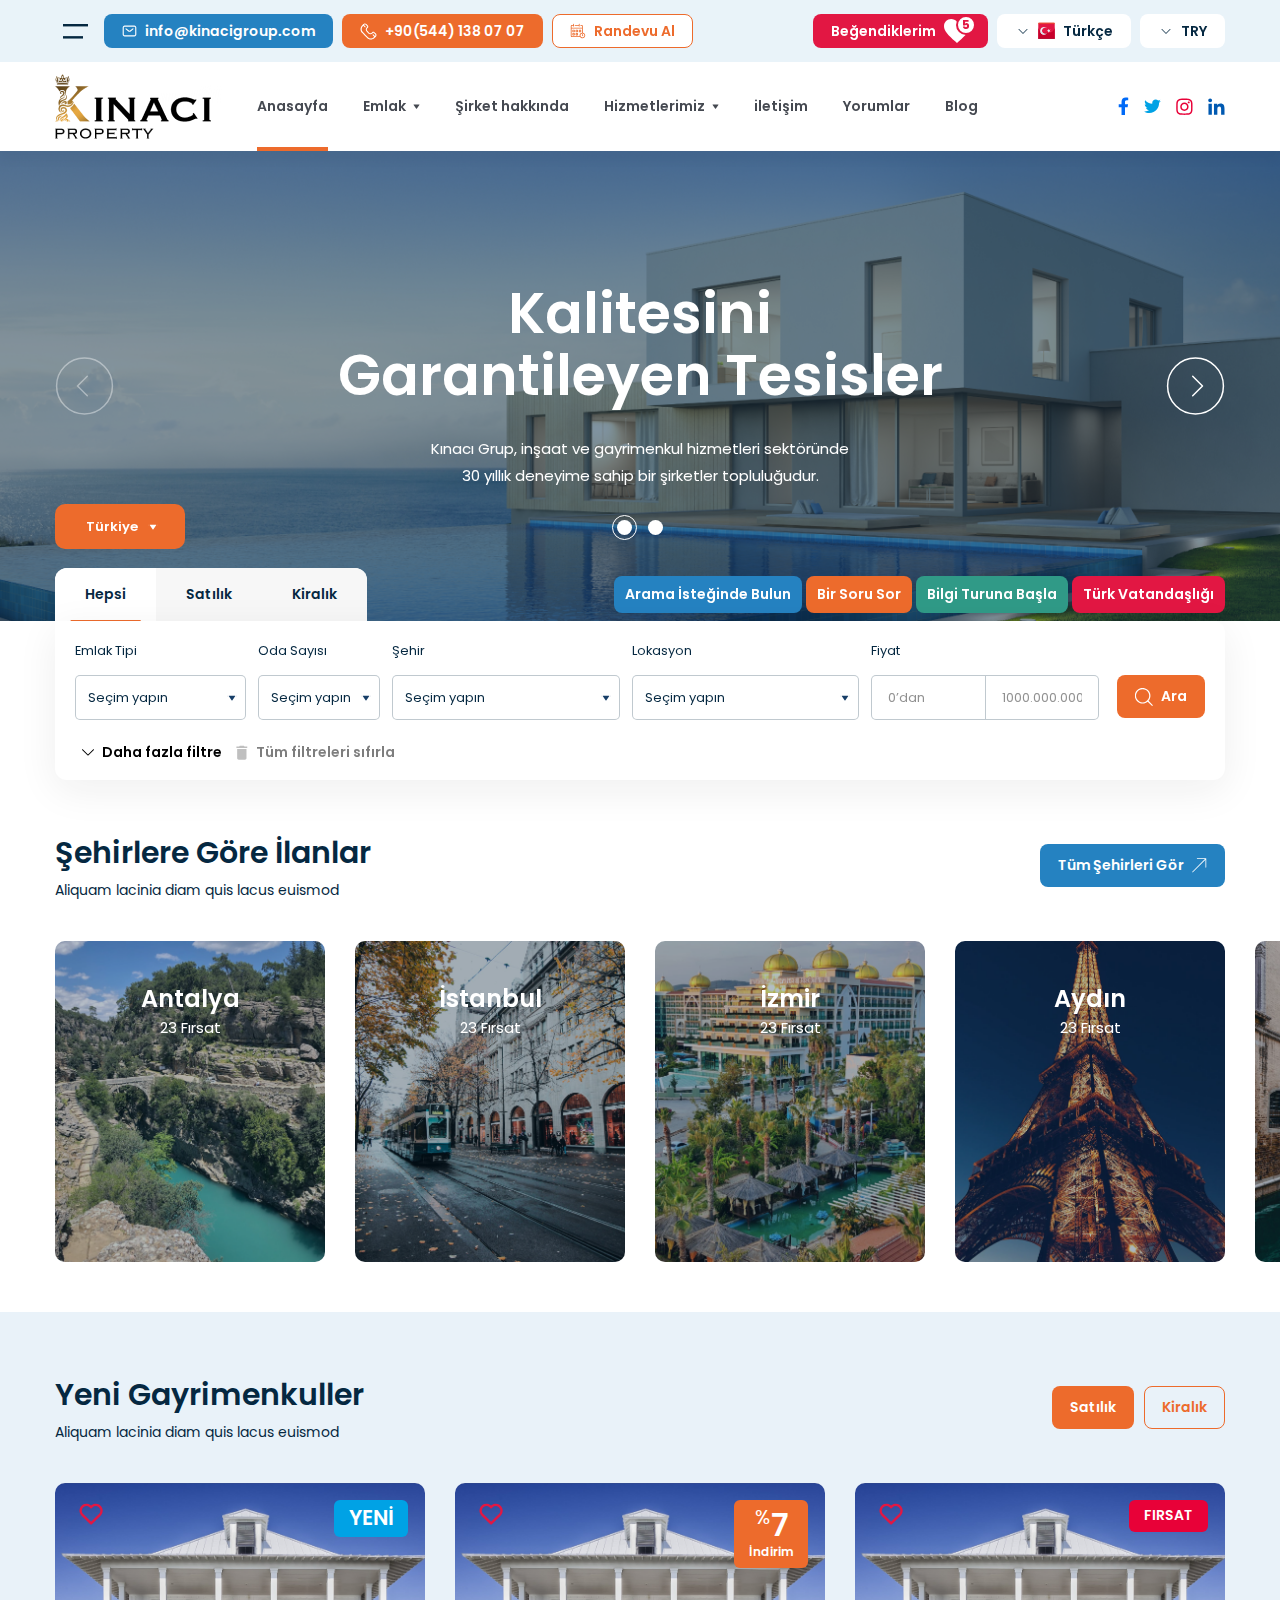
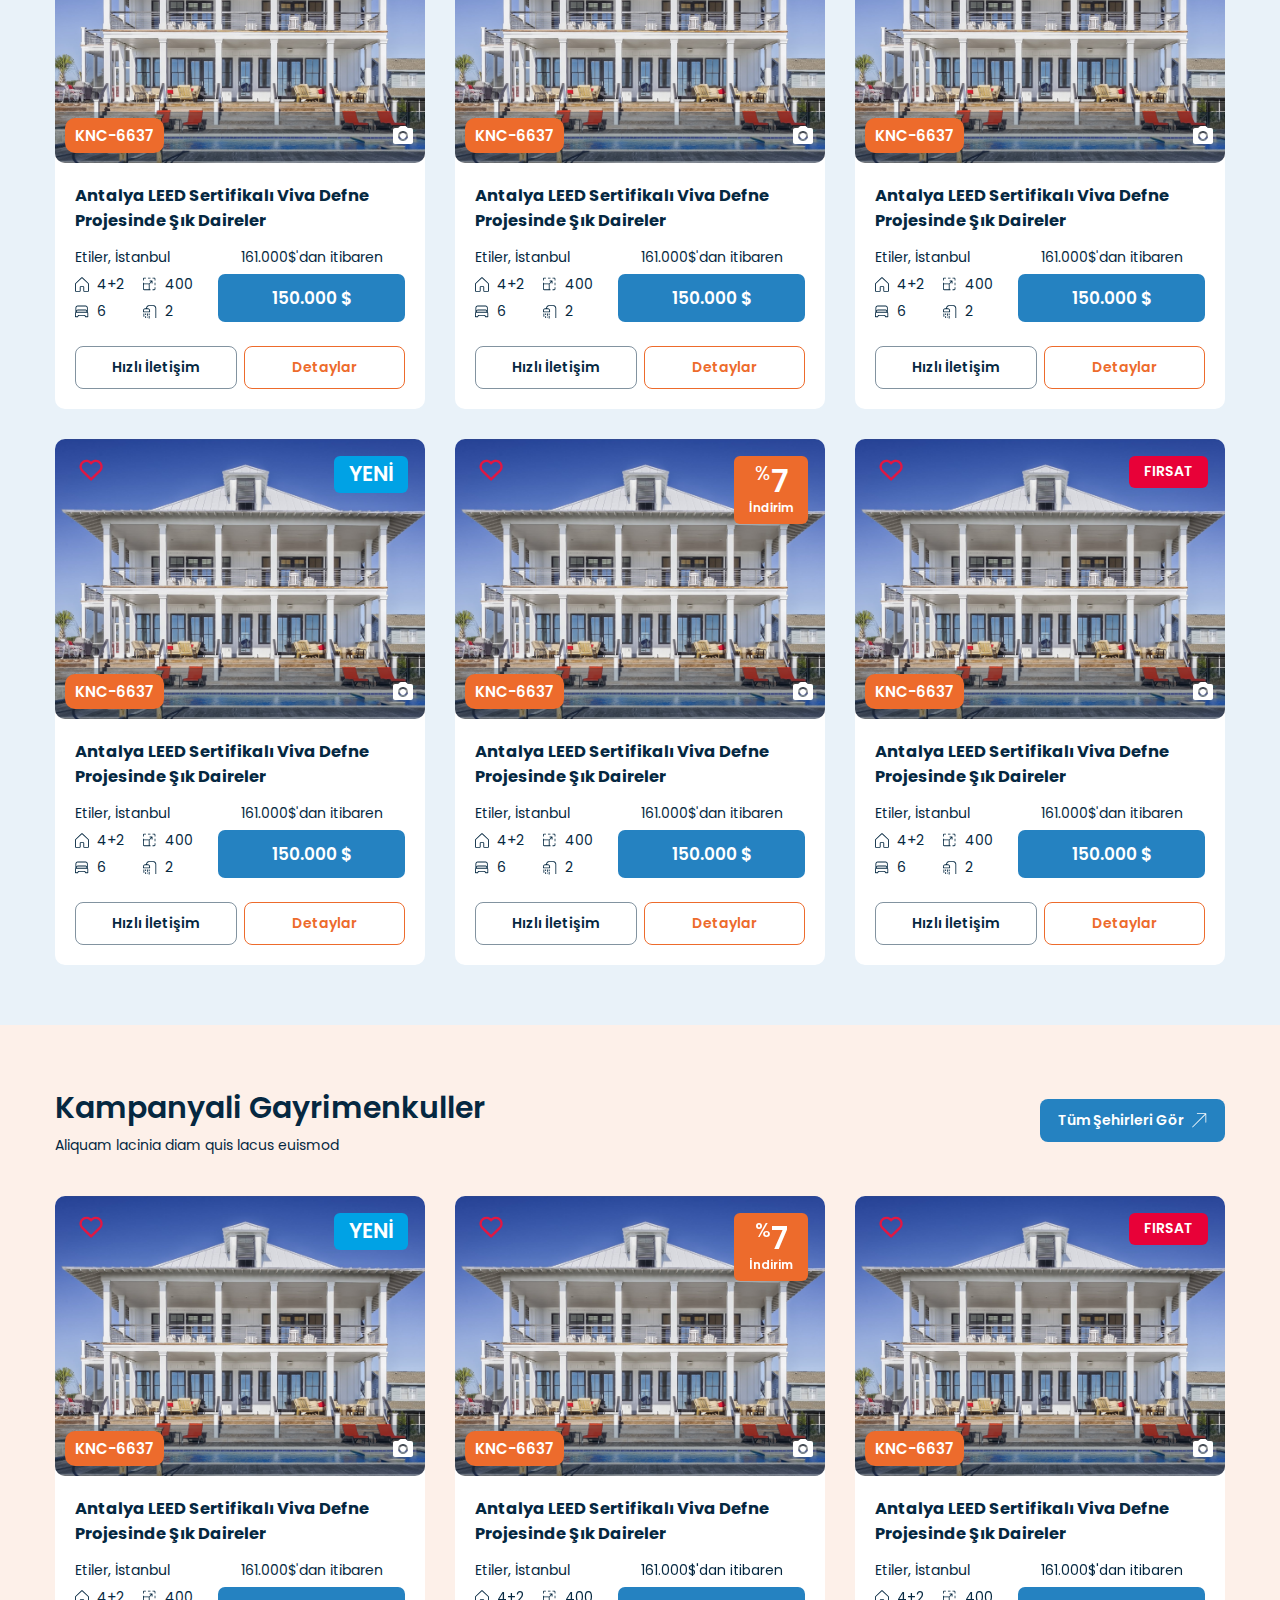
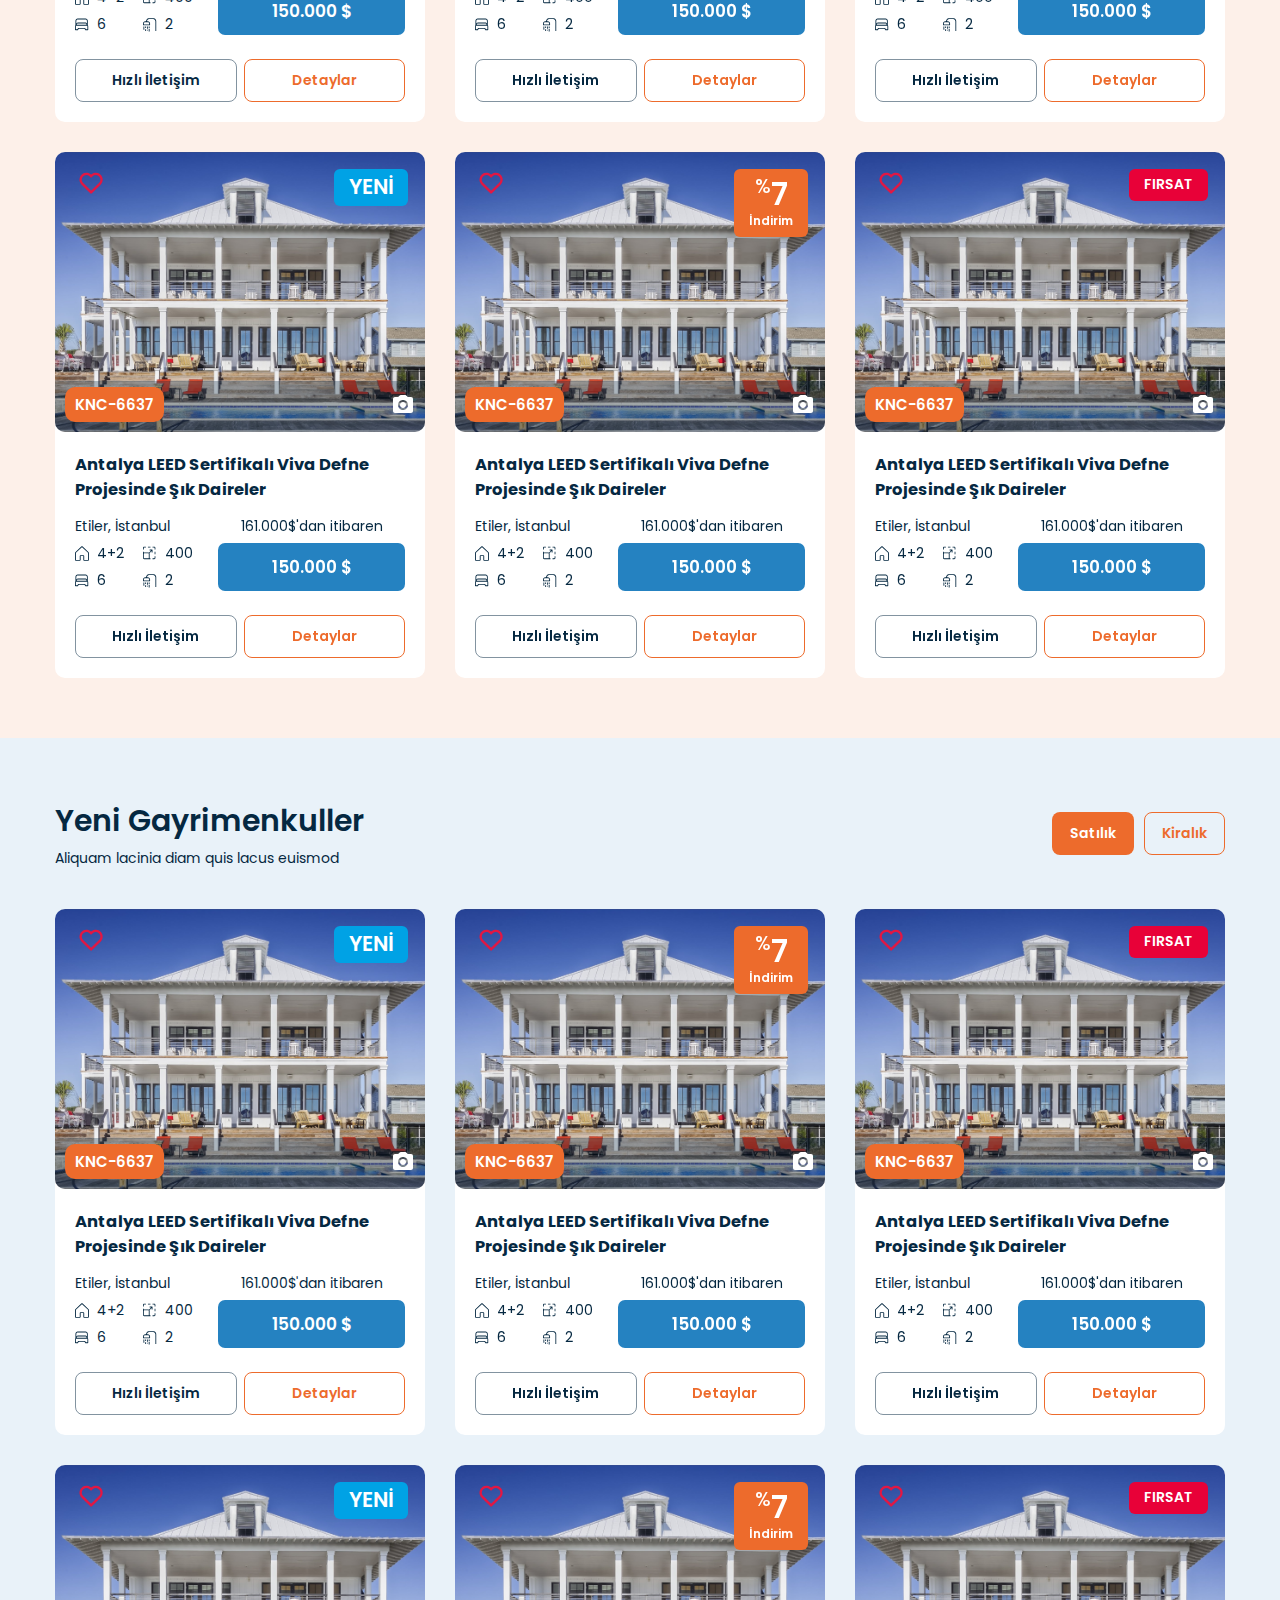
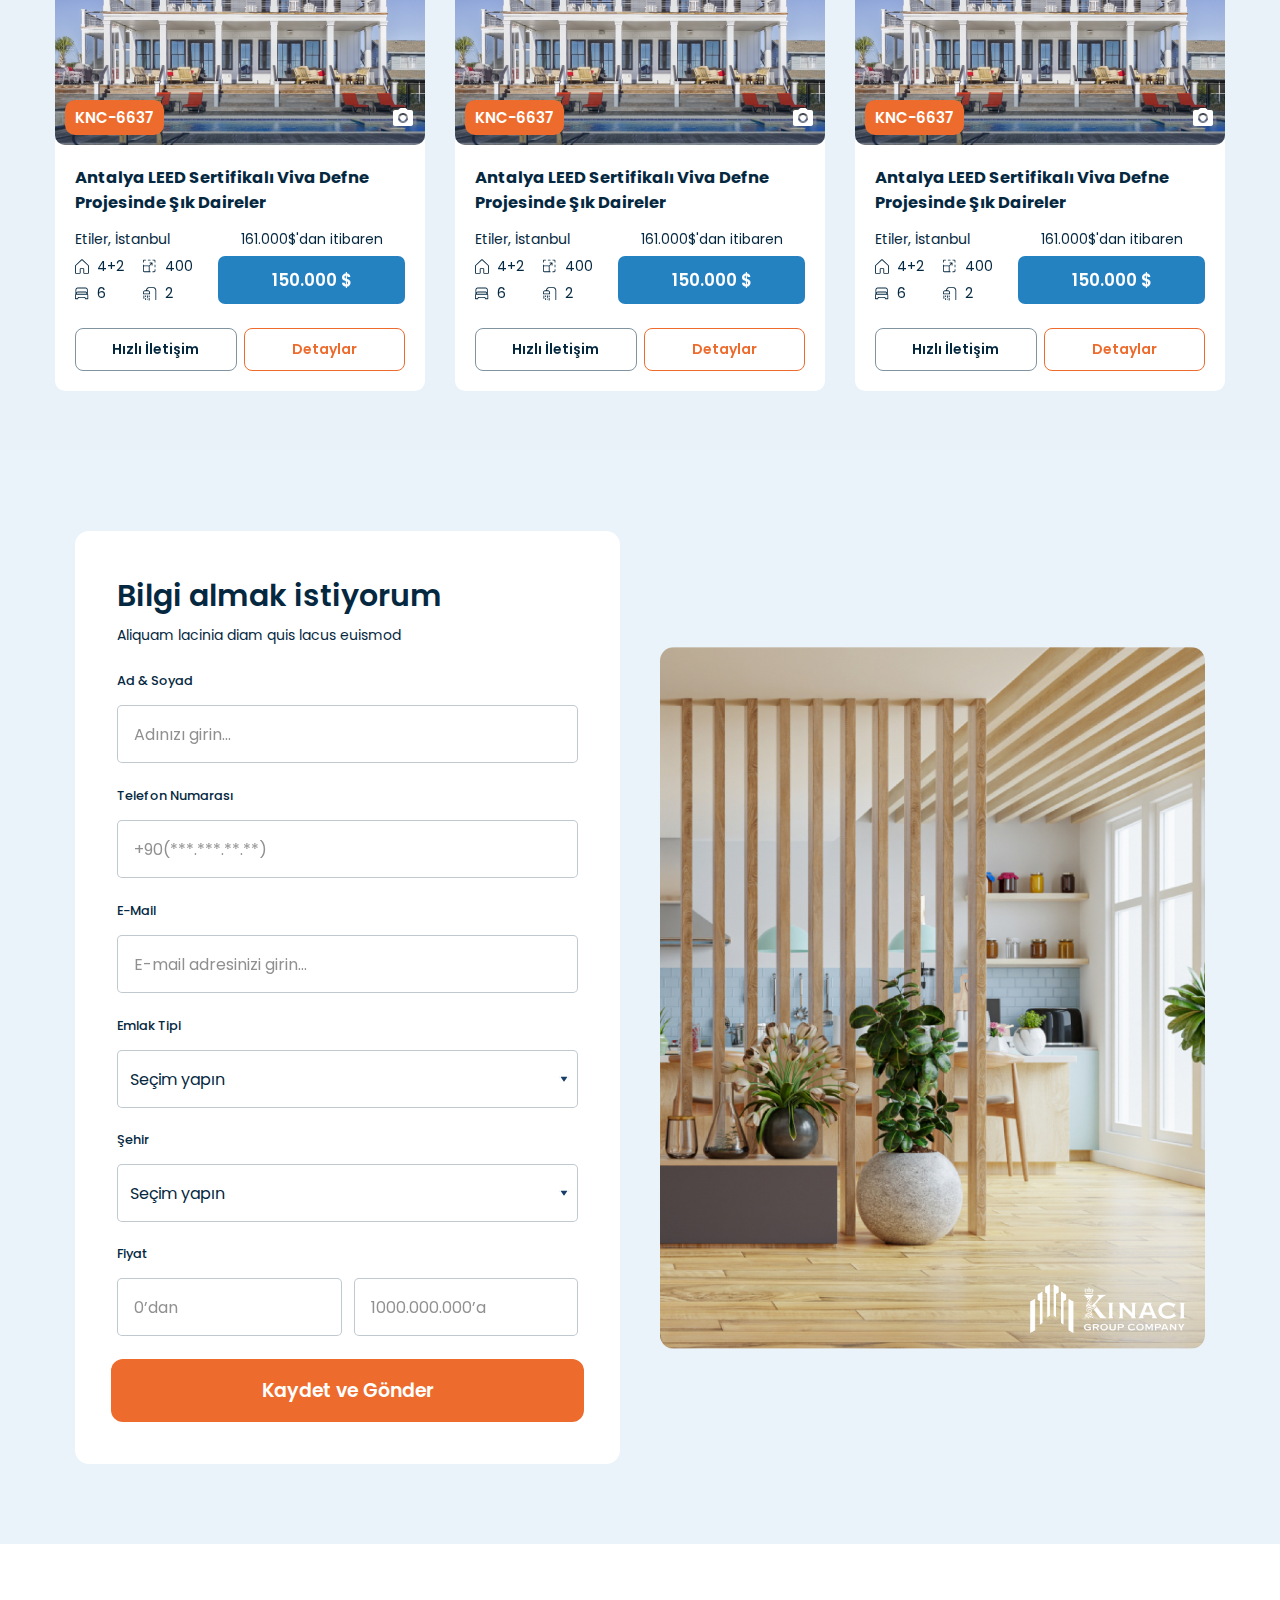
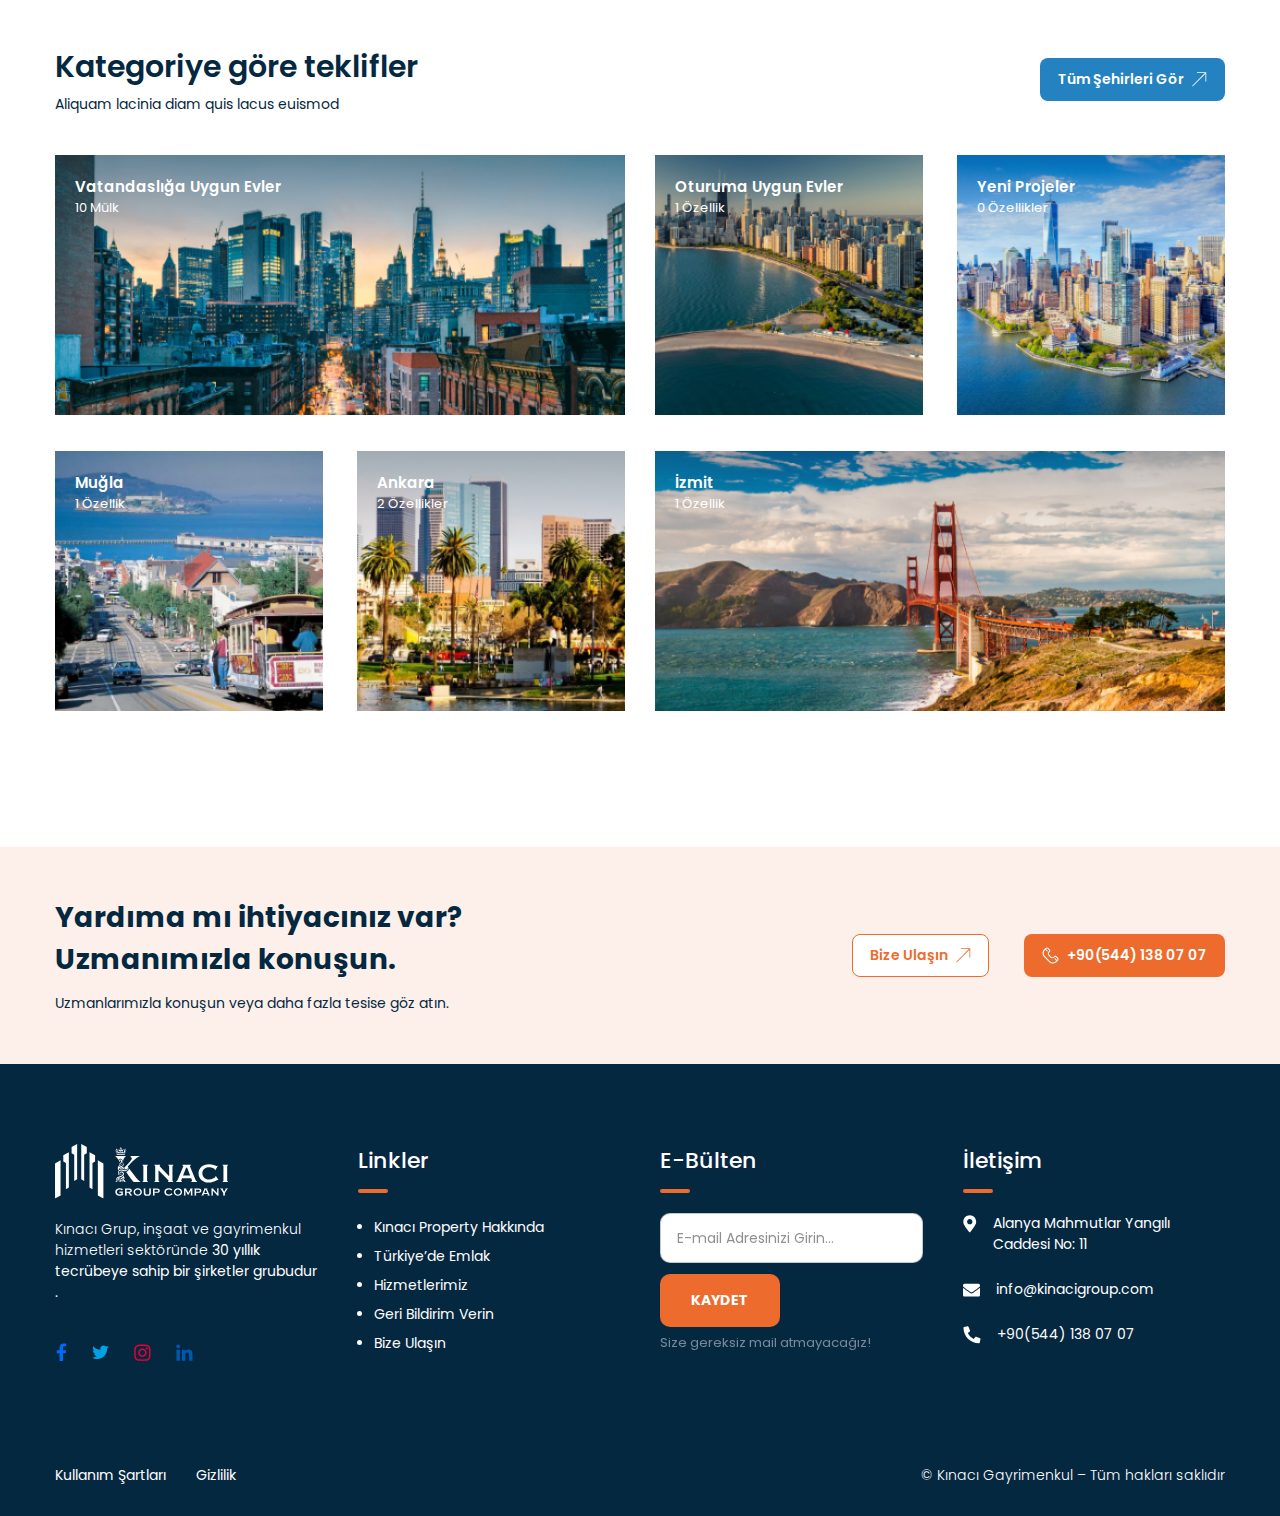
<file: index.html>
<!DOCTYPE html>
<html lang="en">

<head>
    <meta charset="UTF-8">
    <meta http-equiv="X-UA-Compatible" content="IE=edge">
    <meta name="viewport" content="width=device-width, initial-scale=1.0">
    <title>Document</title>
    <link rel="stylesheet" href="./assets/scss/main.css">
</head>

<body>
    <svg xmlns="http://www.w3.org/2000/svg" style="display: none;">

        <symbol id="arrow_bottom" viewBox="0 0 9 5">
            <path
                d="M0.0932994 0.54817C0.0631089 0.51859 0.0392689 0.48316 0.0232348 0.44406C0.00720163 0.40495 -0.000689075 0.36298 4.71614e-05 0.32072C-0.000689075 0.27847 0.00720163 0.2365 0.0232348 0.19739C0.0392689 0.15829 0.0631089 0.12286 0.0932994 0.0932798C0.122868 0.0637098 0.157972 0.04025 0.196607 0.02425C0.235243 0.00824003 0.276651 0 0.31847 0C0.360288 0 0.401698 0.00824003 0.440333 0.02425C0.478968 0.04025 0.514072 0.0637098 0.543641 0.0932798L4.50043 4.05537L8.4572 0.0985899C8.51788 0.0444699 8.59697 0.0156201 8.67824 0.0179501C8.75951 0.0202701 8.83682 0.0535902 8.8943 0.11108C8.95179 0.16857 8.98512 0.24587 8.98744 0.32714C8.98976 0.40841 8.96091 0.48749 8.9068 0.54817L4.72484 4.73013C4.69527 4.75973 4.66017 4.78313 4.62153 4.79913C4.5829 4.81513 4.54149 4.82343 4.49967 4.82343C4.45785 4.82343 4.41644 4.81513 4.37781 4.79913C4.33917 4.78313 4.30407 4.75973 4.2745 4.73013L0.0932994 0.54817Z"
                fill="currentColor" />
        </symbol>

        <symbol id="facebook" viewBox="0 0 11 20">
            <path
                d="M10.3258 10.8782H7.59945V19.0208H3.96434V10.8782H0.983548V7.53386H3.96434V4.95293C3.96434 2.04484 5.70919 0.409042 8.36282 0.409042C9.63511 0.409042 10.9801 0.663499 10.9801 0.663499V3.53524H9.48971C8.03566 3.53524 7.59945 4.40766 7.59945 5.35279V7.53386H10.8347L10.3258 10.8782Z"
                fill="#006AF7" />
        </symbol>
        <symbol id="twitter" viewBox="0 0 19 16">
            <path
                d="M16.8322 3.93441C16.8322 4.11616 16.8322 4.26157 16.8322 4.44332C16.8322 9.49613 13.0153 15.276 5.99953 15.276C3.81846 15.276 1.81915 14.658 0.146998 13.5675C0.437807 13.6038 0.728616 13.6402 1.05578 13.6402C2.83698 13.6402 4.47278 13.0222 5.78142 12.0044C4.10927 11.968 2.69158 10.8775 2.21901 9.35072C2.47347 9.38707 2.69158 9.42343 2.94603 9.42343C3.27319 9.42343 3.6367 9.35072 3.92751 9.27802C2.18266 8.91451 0.87402 7.38776 0.87402 5.53386V5.49751C1.38294 5.78832 2.0009 5.93372 2.61887 5.97007C1.56469 5.2794 0.910372 4.11616 0.910372 2.80753C0.910372 2.0805 1.09213 1.42618 1.41929 0.880917C3.30954 3.17104 6.14493 4.69778 9.30748 4.87954C9.23477 4.58873 9.19842 4.29792 9.19842 4.00711C9.19842 1.89875 10.9069 0.190246 13.0153 0.190246C14.1058 0.190246 15.0873 0.626459 15.8143 1.38983C16.6504 1.20808 17.4865 0.880917 18.2135 0.444703C17.9227 1.35348 17.3411 2.0805 16.5413 2.55307C17.3047 2.48037 18.0681 2.26226 18.7224 1.97145C18.2135 2.73482 17.5592 3.38914 16.8322 3.93441Z"
                fill="#00A2E5" />
        </symbol>
        <symbol id="instagram" viewBox="0 0 17 17">
            <path
                d="M8.40576 4.53455C10.6959 4.53455 12.5861 6.4248 12.5861 8.71492C12.5861 11.0414 10.6959 12.8953 8.40576 12.8953C6.07929 12.8953 4.22539 11.0414 4.22539 8.71492C4.22539 6.4248 6.07929 4.53455 8.40576 4.53455ZM8.40576 11.4413C9.89616 11.4413 11.0957 10.2417 11.0957 8.71492C11.0957 7.22453 9.89616 6.02494 8.40576 6.02494C6.87902 6.02494 5.67943 7.22453 5.67943 8.71492C5.67943 10.2417 6.91537 11.4413 8.40576 11.4413ZM13.713 4.38914C13.713 4.93441 13.2768 5.37062 12.7315 5.37062C12.1863 5.37062 11.7501 4.93441 11.7501 4.38914C11.7501 3.84388 12.1863 3.40766 12.7315 3.40766C13.2768 3.40766 13.713 3.84388 13.713 4.38914ZM16.4757 5.37062C16.5484 6.71561 16.5484 10.7506 16.4757 12.0956C16.403 13.4042 16.1122 14.5311 15.1671 15.5126C14.2219 16.4577 13.0587 16.7485 11.7501 16.8212C10.4051 16.8939 6.3701 16.8939 5.02511 16.8212C3.71647 16.7485 2.58959 16.4577 1.60811 15.5126C0.662977 14.5311 0.372168 13.4042 0.299466 12.0956C0.226764 10.7506 0.226764 6.71561 0.299466 5.37062C0.372168 4.06198 0.662977 2.89875 1.60811 1.95362C2.58959 1.00849 3.71647 0.717681 5.02511 0.644979C6.3701 0.572277 10.4051 0.572277 11.7501 0.644979C13.0587 0.717681 14.2219 1.00849 15.1671 1.95362C16.1122 2.89875 16.403 4.06198 16.4757 5.37062ZM14.7309 13.5133C15.1671 12.4591 15.058 9.91451 15.058 8.71492C15.058 7.55169 15.1671 5.00711 14.7309 3.91658C14.44 3.22591 13.8948 2.64429 13.2041 2.38983C12.1136 1.95362 9.569 2.06267 8.40576 2.06267C7.20618 2.06267 4.6616 1.95362 3.60742 2.38983C2.88039 2.68064 2.33513 3.22591 2.04432 3.91658C1.60811 5.00711 1.71716 7.55169 1.71716 8.71492C1.71716 9.91451 1.60811 12.4591 2.04432 13.5133C2.33513 14.2403 2.88039 14.7856 3.60742 15.0764C4.6616 15.5126 7.20618 15.4035 8.40576 15.4035C9.569 15.4035 12.1136 15.5126 13.2041 15.0764C13.8948 14.7856 14.4764 14.2403 14.7309 13.5133Z"
                fill="#E80138" />
        </symbol>
        <symbol id="navbar_arrow" viewBox="0 0 7 7">
            <path
                d="M6.12504 1.45849L0.875036 1.45849C0.821882 1.45865 0.76978 1.47331 0.724339 1.50089C0.678897 1.52846 0.641836 1.56791 0.617146 1.61498C0.592455 1.66205 0.581069 1.71497 0.584214 1.76803C0.587359 1.82109 0.604916 1.87229 0.634994 1.91611L3.25999 5.70778C3.36879 5.86499 3.6307 5.86499 3.73979 5.70778L6.36479 1.91611C6.39517 1.87238 6.41299 1.82115 6.4163 1.768C6.41962 1.71485 6.40831 1.66181 6.38359 1.61464C6.35888 1.56747 6.32171 1.52797 6.27613 1.50044C6.23055 1.47291 6.17829 1.4584 6.12504 1.45849Z"
                fill="currentColor" />
        </symbol>
        <symbol id="linkedin" viewBox="0 0 17 17">
            <path
                d="M3.85135 16.6943H0.470698V5.82536H3.85135V16.6943ZM2.14285 4.37131C1.08867 4.37131 0.21624 3.46253 0.21624 2.372C0.21624 1.31782 1.08867 0.445393 2.14285 0.445393C3.23338 0.445393 4.10581 1.31782 4.10581 2.372C4.10581 3.46253 3.23338 4.37131 2.14285 4.37131ZM16.4652 16.6943H13.1209V11.4234C13.1209 10.1511 13.0845 8.55169 11.3397 8.55169C9.59482 8.55169 9.34037 9.89668 9.34037 11.3144V16.6943H5.95971V5.82536H9.19496V7.31575H9.23131C9.70388 6.47968 10.7944 5.5709 12.4302 5.5709C15.8472 5.5709 16.5015 7.82467 16.5015 10.7328V16.6943H16.4652Z"
                fill="#0059B1" />
        </symbol>
        <symbol id="phone" viewBox="0 0 18 18">
            <path
                d="M16.7821 11.2223L15.2786 9.71875C14.9555 9.41034 14.5261 9.23825 14.0795 9.23825C13.6328 9.23825 13.2034 9.41034 12.8803 9.71875L12.3509 10.2482C11.9918 10.606 11.5053 10.807 10.9983 10.807C10.4913 10.807 10.0049 10.606 9.64565 10.2482C9.23801 9.84052 8.97859 9.56522 8.71918 9.29522C8.45977 9.02522 8.18977 8.73405 7.76624 8.31581C7.40869 7.95752 7.20788 7.472 7.20788 6.96581C7.20788 6.45963 7.40869 5.97412 7.76624 5.61581L8.29565 5.0864C8.45353 4.92973 8.57879 4.74333 8.66421 4.53796C8.74962 4.3326 8.7935 4.11235 8.7933 3.88993C8.79138 3.44115 8.61257 3.01123 8.29565 2.69346L6.79212 1.17934C6.36739 0.756424 5.79269 0.518552 5.1933 0.517578C4.89806 0.518013 4.6058 0.576689 4.33326 0.690246C4.06073 0.803803 3.81327 0.970007 3.60506 1.17934L2.17036 2.60346C1.13649 3.63878 0.555786 5.04209 0.555786 6.50522C0.555786 7.96836 1.13649 9.37168 2.17036 10.407C2.99624 11.2329 3.93859 12.1646 4.87565 13.1388C5.81271 14.1129 6.73389 15.0235 7.55448 15.8705C8.58957 16.9028 9.99176 17.4825 11.4536 17.4825C12.9155 17.4825 14.3176 16.9028 15.3527 15.8705L16.7821 14.4411C17.2025 14.019 17.4402 13.4486 17.4439 12.8529C17.4492 12.5505 17.3932 12.2502 17.2794 11.97C17.1657 11.6899 16.9966 11.4355 16.7821 11.2223ZM15.9827 13.6205L15.8292 13.7529L14.2939 12.2123C14.2427 12.154 14.1803 12.1069 14.1102 12.0738C14.0402 12.0406 13.964 12.0222 13.8865 12.0198C13.8091 12.0172 13.7319 12.0306 13.6598 12.0591C13.5878 12.0876 13.5224 12.1305 13.4676 12.1854C13.4127 12.2401 13.3698 12.3057 13.3413 12.3777C13.3129 12.4498 13.2994 12.5269 13.302 12.6044C13.3045 12.6819 13.3228 12.7579 13.356 12.828C13.3891 12.8981 13.4362 12.9606 13.4945 13.0117L15.0562 14.5735L14.5798 15.0499C13.7561 15.871 12.6405 16.3322 11.4774 16.3322C10.3144 16.3322 9.19873 15.871 8.37506 15.0499C7.55977 14.2346 6.6333 13.2923 5.72801 12.3499C4.82271 11.4076 3.8433 10.4388 3.01742 9.61287C2.19627 8.7892 1.73516 7.67358 1.73516 6.51052C1.73516 5.34745 2.19627 4.23183 3.01742 3.40816L3.49389 2.93169L5.00271 4.48816C5.10802 4.59698 5.25224 4.65951 5.40366 4.66199C5.55506 4.66448 5.70125 4.60671 5.81006 4.5014C5.91889 4.3961 5.98141 4.25188 5.98389 4.10047C5.98638 3.94905 5.92861 3.80286 5.8233 3.69405L4.23506 2.10581L4.38859 1.95228C4.49293 1.84626 4.61738 1.76215 4.75466 1.70488C4.89194 1.64761 5.03926 1.61833 5.18801 1.61875C5.48814 1.61965 5.77565 1.73961 5.98742 1.95228L7.49624 3.48228C7.60097 3.58795 7.65991 3.73058 7.66036 3.87934C7.66043 3.95307 7.64597 4.02607 7.6178 4.0942C7.58965 4.16233 7.54834 4.22424 7.49624 4.2764L6.96683 4.80581C6.39785 5.37644 6.07833 6.14939 6.07833 6.95522C6.07833 7.76105 6.39785 8.534 6.96683 9.10464C7.41153 9.51758 7.65506 9.77699 7.94095 10.047C8.22683 10.317 8.47036 10.6082 8.88859 11.0211C9.45923 11.5901 10.2322 11.9096 11.038 11.9096C11.8439 11.9096 12.6168 11.5901 13.1874 11.0211L13.7168 10.4917C13.8249 10.3897 13.968 10.3329 14.1165 10.3329C14.2652 10.3329 14.4081 10.3897 14.5162 10.4917L16.0197 11.9952C16.1255 12.0997 16.2095 12.2242 16.2668 12.3615C16.3241 12.4987 16.3535 12.646 16.3533 12.7946C16.3506 12.9494 16.3163 13.102 16.2526 13.2432C16.1888 13.3842 16.097 13.5108 15.9827 13.6152V13.6205Z"
                fill="currentColor" />
        </symbol>
        <symbol id="phone1" viewBox="0 0 18 19">
            <path
                d="M17.4727 12.9766C17.7539 13.1172 17.9648 13.4336 17.9648 13.7852C17.9648 13.8203 17.9648 13.8906 17.9648 13.9609L17.1211 17.6172C17.0156 18.0039 16.6992 18.25 16.3125 18.25C7.27734 18.25 0 10.9727 0 1.9375C0 1.55078 0.246094 1.23438 0.632812 1.12891L4.28906 0.285156C4.35938 0.285156 4.42969 0.25 4.46484 0.25C4.81641 0.25 5.13281 0.460938 5.27344 0.777344L6.96094 4.71484C6.99609 4.82031 7.03125 4.92578 7.03125 5.03125C7.03125 5.3125 6.89062 5.55859 6.71484 5.69922L4.57031 7.45703C5.87109 10.1992 8.05078 12.3789 10.793 13.6797L12.5508 11.5352C12.6914 11.3594 12.9375 11.2188 13.1836 11.2188C13.3242 11.2188 13.4297 11.2539 13.5352 11.2891L17.4727 12.9766Z"
                fill="currentColor" />
        </symbol>
        <symbol id="mail" viewBox="0 0 19 14" fill="none">
            <path
                d="M5.09028 4.35395L8.39757 6.99978C8.71042 7.25026 9.09923 7.38674 9.5 7.38674C9.90076 7.38674 10.2896 7.25026 10.6024 6.99978L13.9097 4.35395M17.4375 11.4095V2.59006C17.4375 2.12225 17.2517 1.6736 16.9209 1.3428C16.5901 1.01201 16.1414 0.826172 15.6736 0.826172H3.32639C2.85858 0.826172 2.40992 1.01201 2.07913 1.3428C1.74834 1.6736 1.5625 2.12225 1.5625 2.59006V11.4095C1.5625 11.8773 1.74834 12.326 2.07913 12.6568C2.40992 12.9876 2.85858 13.1734 3.32639 13.1734H15.6736C16.1414 13.1734 16.5901 12.9876 16.9209 12.6568C17.2517 12.326 17.4375 11.8773 17.4375 11.4095Z"
                stroke="currentColor" stroke-width="1.41667" stroke-linecap="round" stroke-linejoin="round" />
        </symbol>
        <symbol id="mail1" viewBox="0 0 18 14">
            <path
                d="M17.6484 4.96484C17.7891 4.85938 18 4.96484 18 5.14062V12.3125C18 13.2617 17.2266 14 16.3125 14H1.6875C0.738281 14 0 13.2617 0 12.3125V5.14062C0 4.96484 0.175781 4.85938 0.316406 4.96484C1.125 5.59766 2.14453 6.37109 5.73047 8.97266C6.46875 9.5 7.73438 10.6602 9 10.6602C10.2305 10.6602 11.5312 9.5 12.2344 8.97266C15.8203 6.37109 16.8398 5.59766 17.6484 4.96484ZM9 9.5C8.15625 9.53516 6.99609 8.48047 6.39844 8.05859C1.72266 4.68359 1.37109 4.36719 0.316406 3.52344C0.105469 3.38281 0 3.13672 0 2.85547V2.1875C0 1.27344 0.738281 0.5 1.6875 0.5H16.3125C17.2266 0.5 18 1.27344 18 2.1875V2.85547C18 3.13672 17.8594 3.38281 17.6484 3.52344C16.5938 4.36719 16.2422 4.68359 11.5664 8.05859C10.9688 8.48047 9.80859 9.53516 9 9.5Z"
                fill="currentColor" />
        </symbol>

        <symbol id="calendar" viewBox="0 0 17 16">
            <path fill-rule="evenodd" clip-rule="evenodd"
                d="M2.52112 7.57292C2.52112 7.34638 2.61111 7.12912 2.7713 6.96893C2.93149 6.80874 3.14875 6.71875 3.37529 6.71875H4.22946C4.45599 6.71875 4.67326 6.80874 4.83344 6.96893C4.99363 7.12912 5.08362 7.34638 5.08362 7.57292V8.42709C5.08362 8.65363 4.99363 8.87089 4.83344 9.03108C4.67326 9.19126 4.45599 9.28126 4.22946 9.28126H3.37529C3.14875 9.28126 2.93149 9.19126 2.7713 9.03108C2.61111 8.87089 2.52112 8.65363 2.52112 8.42709V7.57292ZM4.22946 7.57292V8.42709H3.37529V7.57292H4.22946ZM6.79196 6.71875C6.56542 6.71875 6.34816 6.80874 6.18797 6.96893C6.02779 7.12912 5.93779 7.34638 5.93779 7.57292V8.42709C5.93779 8.65363 6.02779 8.87089 6.18797 9.03108C6.34816 9.19126 6.56542 9.28126 6.79196 9.28126H7.64613C7.87267 9.28126 8.08993 9.19126 8.25012 9.03108C8.41031 8.87089 8.5003 8.65363 8.5003 8.42709V7.57292C8.5003 7.34638 8.41031 7.12912 8.25012 6.96893C8.08993 6.80874 7.87267 6.71875 7.64613 6.71875H6.79196ZM7.64613 7.57292H6.79196V8.42709H7.64613V7.57292ZM9.35447 7.57292C9.35447 7.34638 9.44446 7.12912 9.60465 6.96893C9.76483 6.80874 9.9821 6.71875 10.2086 6.71875H11.0628C11.2893 6.71875 11.5066 6.80874 11.6668 6.96893C11.827 7.12912 11.917 7.34638 11.917 7.57292V8.42709C11.917 8.65363 11.827 8.87089 11.6668 9.03108C11.5066 9.19126 11.2893 9.28126 11.0628 9.28126H10.2086C9.9821 9.28126 9.76483 9.19126 9.60465 9.03108C9.44446 8.87089 9.35447 8.65363 9.35447 8.42709V7.57292ZM10.2086 7.57292H11.0628V8.42709H10.2086V7.57292ZM3.37529 10.1354C3.14875 10.1354 2.93149 10.2254 2.7713 10.3856C2.61111 10.5458 2.52112 10.7631 2.52112 10.9896V11.8438C2.52112 12.0703 2.61111 12.2876 2.7713 12.4477C2.93149 12.6079 3.14875 12.6979 3.37529 12.6979H4.22946C4.45599 12.6979 4.67326 12.6079 4.83344 12.4477C4.99363 12.2876 5.08362 12.0703 5.08362 11.8438V10.9896C5.08362 10.7631 4.99363 10.5458 4.83344 10.3856C4.67326 10.2254 4.45599 10.1354 4.22946 10.1354H3.37529ZM3.37529 10.9896V11.8438H4.22946V10.9896H3.37529ZM5.93779 10.9896C5.93779 10.7631 6.02779 10.5458 6.18797 10.3856C6.34816 10.2254 6.56542 10.1354 6.79196 10.1354H7.64613C7.87267 10.1354 8.08993 10.2254 8.25012 10.3856C8.41031 10.5458 8.5003 10.7631 8.5003 10.9896V11.8438C8.5003 12.0703 8.41031 12.2876 8.25012 12.4477C8.08993 12.6079 7.87267 12.6979 7.64613 12.6979H6.79196C6.56542 12.6979 6.34816 12.6079 6.18797 12.4477C6.02779 12.2876 5.93779 12.0703 5.93779 11.8438V10.9896ZM6.79196 10.9896H7.64613V11.8438H6.79196V10.9896Z"
                fill="#ED6B2C" />
            <path
                d="M13.1982 11.2031C13.3115 11.2031 13.4201 11.2481 13.5002 11.3282C13.5803 11.4083 13.6253 11.5169 13.6253 11.6302V12.5211L13.9272 12.8231C14.005 12.9036 14.0481 13.0115 14.0471 13.1235C14.0461 13.2354 14.0012 13.3426 13.922 13.4218C13.8428 13.5009 13.7357 13.5459 13.6238 13.5468C13.5118 13.5478 13.4039 13.5048 13.3233 13.427L12.7711 12.8747V11.6302C12.7711 11.5169 12.8161 11.4083 12.8962 11.3282C12.9763 11.2481 13.0849 11.2031 13.1982 11.2031Z"
                fill="#ED6B2C" />
            <path fill-rule="evenodd" clip-rule="evenodd"
                d="M3.37513 0.739584C3.37513 0.626314 3.42012 0.517684 3.50022 0.43759C3.58031 0.357496 3.68894 0.3125 3.80221 0.3125C3.91548 0.3125 4.02411 0.357496 4.10421 0.43759C4.1843 0.517684 4.2293 0.626314 4.2293 0.739584V2.87501C4.2293 2.98828 4.1843 3.09691 4.10421 3.177C4.02411 3.25709 3.91548 3.30209 3.80221 3.30209C3.68894 3.30209 3.58031 3.25709 3.50022 3.177C3.42012 3.09691 3.37513 2.98828 3.37513 2.87501V2.44792H2.09387C1.98061 2.44792 1.87197 2.49292 1.79188 2.57301C1.71179 2.65311 1.66679 2.76174 1.66679 2.87501V4.58334H12.771V2.87501C12.771 2.76174 12.726 2.65311 12.6459 2.57301C12.5658 2.49292 12.4572 2.44792 12.3439 2.44792H11.0626V1.59375H12.3439C12.6837 1.59375 13.0096 1.72874 13.2499 1.96902C13.4902 2.2093 13.6251 2.5352 13.6251 2.87501V9.73825C14.3732 9.84637 15.0526 10.2338 15.5265 10.8225C16.0005 11.4113 16.2339 12.1577 16.1798 12.9116C16.1257 13.6655 15.788 14.3709 15.2348 14.886C14.6816 15.401 13.9539 15.6874 13.1981 15.6875C12.716 15.6879 12.2411 15.5715 11.8138 15.3484C11.3866 15.1252 11.0197 14.802 10.7445 14.4063H2.09387C1.75407 14.4063 1.42817 14.2713 1.18789 14.031C0.947611 13.7907 0.812622 13.4648 0.812622 13.125V2.87501C0.812622 2.5352 0.947611 2.2093 1.18789 1.96902C1.42817 1.72874 1.75407 1.59375 2.09387 1.59375H3.37513V0.739584ZM10.2085 12.6979C10.2084 11.9789 10.4674 11.284 10.938 10.7404C11.4086 10.1968 12.0594 9.84105 12.771 9.73825V5.43751H1.66679V13.125C1.66679 13.2383 1.71179 13.3469 1.79188 13.427C1.87197 13.5071 1.98061 13.5521 2.09387 13.5521H10.3323C10.25 13.2749 10.2082 12.9872 10.2085 12.6979ZM13.1981 14.8334C13.7644 14.8334 14.3076 14.6084 14.708 14.2079C15.1085 13.8074 15.3335 13.2643 15.3335 12.6979C15.3335 12.1316 15.1085 11.5884 14.708 11.188C14.3076 10.7875 13.7644 10.5625 13.1981 10.5625C12.6317 10.5625 12.0886 10.7875 11.6881 11.188C11.2876 11.5884 11.0626 12.1316 11.0626 12.6979C11.0626 13.2643 11.2876 13.8074 11.6881 14.2079C12.0886 14.6084 12.6317 14.8334 13.1981 14.8334Z"
                fill="#ED6B2C" />
            <path
                d="M9.78155 3.30209C9.66828 3.30209 9.55964 3.25709 9.47955 3.177C9.39946 3.09691 9.35446 2.98828 9.35446 2.87501V2.44792H5.08362V1.59375H9.35446V0.739584C9.35446 0.626314 9.39946 0.517684 9.47955 0.43759C9.55964 0.357496 9.66828 0.3125 9.78155 0.3125C9.89482 0.3125 10.0034 0.357496 10.0835 0.43759C10.1636 0.517684 10.2086 0.626314 10.2086 0.739584V2.87501C10.2086 2.98828 10.1636 3.09691 10.0835 3.177C10.0034 3.25709 9.89482 3.30209 9.78155 3.30209Z"
                fill="#ED6B2C" />
        </symbol>
        <symbol id="location" viewBox="0 0 14 19">
            <path
                d="M6.04688 17.8984C0.914062 10.5156 0 9.74219 0 7C0 3.27344 2.98828 0.25 6.75 0.25C10.4766 0.25 13.5 3.27344 13.5 7C13.5 9.74219 12.5508 10.5156 7.41797 17.8984C7.10156 18.3906 6.36328 18.3906 6.04688 17.8984ZM6.75 9.8125C8.29688 9.8125 9.5625 8.58203 9.5625 7C9.5625 5.45312 8.29688 4.1875 6.75 4.1875C5.16797 4.1875 3.9375 5.45312 3.9375 7C3.9375 8.58203 5.16797 9.8125 6.75 9.8125Z"
                fill="white" />
        </symbol>
        <symbol id="search" viewBox="0 0 18 18">
            <path
                d="M17.6393 16.9803L13.5593 12.8403C14.4393 11.8003 15.0093 10.6203 15.2693 9.30032C15.5293 7.98032 15.4593 6.67032 15.0593 5.37032C14.6593 4.07032 13.9493 2.96032 12.9293 2.04032C11.9093 1.12032 10.7393 0.500322 9.41932 0.180323C8.09932 -0.139677 6.78932 -0.119677 5.48932 0.240324C4.18932 0.600323 3.04932 1.27032 2.06932 2.25032C1.08932 3.23032 0.41932 4.37032 0.0593199 5.67032C-0.30068 6.97032 -0.32068 8.28032 -0.000680149 9.60032C0.31932 10.9203 0.93932 12.0903 1.85932 13.1103C2.77932 14.1303 3.88932 14.8403 5.18932 15.2403C6.48932 15.6403 7.79932 15.7103 9.11932 15.4503C10.4393 15.1903 11.6393 14.6203 12.7193 13.7403L16.7993 17.8203C16.9193 17.9403 17.0593 17.9903 17.2193 17.9703C17.3793 17.9503 17.5093 17.8903 17.6093 17.7903C17.7093 17.6903 17.7693 17.5603 17.7893 17.4003C17.8093 17.2403 17.7593 17.1003 17.6393 16.9803ZM1.01932 7.80032C1.01932 6.60032 1.31932 5.50032 1.91932 4.50032C2.51932 3.50032 3.31932 2.70032 4.31932 2.10032C5.31932 1.50032 6.41932 1.20032 7.61932 1.20032C8.81932 1.20032 9.91932 1.50032 10.9193 2.10032C11.9193 2.70032 12.7193 3.50032 13.3193 4.50032C13.9193 5.50032 14.2193 6.60032 14.2193 7.80032C14.2193 9.00032 13.9193 10.1003 13.3193 11.1003C12.7193 12.1003 11.9193 12.9003 10.9193 13.5003C9.91932 14.1003 8.81932 14.4003 7.61932 14.4003C6.41932 14.4003 5.31932 14.1003 4.31932 13.5003C3.31932 12.9003 2.51932 12.1003 1.91932 11.1003C1.31932 10.1003 1.01932 9.00032 1.01932 7.80032Z"
                fill="currentColor" />
        </symbol>
        <symbol id="rubbish" viewBox="0 0 9 12">
            <path opacity="0.5"
                d="M8.44434 1.53467V2.71045H0.295898V1.53467H2.31934L2.9209 0.960449H5.81934L6.4209 1.53467H8.44434ZM0.870117 10.2847V3.28467H7.87012V10.2847C7.87012 10.5946 7.75163 10.868 7.51465 11.105C7.27767 11.342 7.00423 11.4604 6.69434 11.4604H2.0459C1.736 11.4604 1.46257 11.342 1.22559 11.105C0.988607 10.868 0.870117 10.5946 0.870117 10.2847Z"
                fill="currentColor" />
        </symbol>
        <symbol id="message" viewBox="0 0 23 23">
            <path
                d="M4.51761 18.8759L7.3668 17.9258L7.86547 18.1751C9.01108 18.7466 10.2847 19.0512 11.6204 19.0512C16.0815 19.0512 19.707 15.5389 19.707 11.6384C19.707 7.73799 16.0815 4.2257 11.6204 4.2257C7.15924 4.2257 3.53374 7.73799 3.53374 11.6384C3.53374 13.094 4.05937 14.5712 5.02572 15.834L5.4907 16.4405L4.51627 18.8746L4.51761 18.8759ZM3.56474 20.6146C3.44278 20.6554 3.31167 20.6605 3.18689 20.6293C3.06212 20.598 2.9489 20.5317 2.86061 20.4382C2.77232 20.3446 2.71264 20.2278 2.68862 20.1014C2.66461 19.975 2.67726 19.8444 2.72508 19.725L3.95425 16.6521C2.8329 15.1831 2.18597 13.4256 2.18597 11.6384C2.18597 7.17192 6.22928 2.87793 11.6204 2.87793C17.0114 2.87793 21.0547 7.17192 21.0547 11.6384C21.0547 16.1049 17.0114 20.3989 11.6204 20.3989C10.1084 20.4032 8.61632 20.0543 7.26302 19.38L3.56474 20.6132V20.6146Z"
                fill="currentColor" />
            <path
                d="M11.6202 12.7165C11.4786 12.7165 11.3384 12.6886 11.2076 12.6344C11.0768 12.5802 10.9579 12.5008 10.8578 12.4007C10.7576 12.3006 10.6782 12.1817 10.624 12.0509C10.5699 11.9201 10.542 11.7799 10.542 11.6383C10.542 11.4967 10.5699 11.3565 10.624 11.2257C10.6782 11.0948 10.7576 10.976 10.8578 10.8759C10.9579 10.7757 11.0768 10.6963 11.2076 10.6421C11.3384 10.5879 11.4786 10.5601 11.6202 10.5601C11.9061 10.5601 12.1804 10.6737 12.3826 10.8759C12.5848 11.0781 12.6984 11.3523 12.6984 11.6383C12.6984 11.9242 12.5848 12.1985 12.3826 12.4007C12.1804 12.6029 11.9061 12.7165 11.6202 12.7165ZM15.6635 12.7165C15.5219 12.7165 15.3817 12.6886 15.2509 12.6344C15.1201 12.5802 15.0012 12.5008 14.9011 12.4007C14.801 12.3006 14.7215 12.1817 14.6673 12.0509C14.6132 11.9201 14.5853 11.7799 14.5853 11.6383C14.5853 11.4967 14.6132 11.3565 14.6673 11.2257C14.7215 11.0948 14.801 10.976 14.9011 10.8759C15.0012 10.7757 15.1201 10.6963 15.2509 10.6421C15.3817 10.5879 15.5219 10.5601 15.6635 10.5601C15.9494 10.5601 16.2237 10.6737 16.4259 10.8759C16.6281 11.0781 16.7417 11.3523 16.7417 11.6383C16.7417 11.9242 16.6281 12.1985 16.4259 12.4007C16.2237 12.6029 15.9494 12.7165 15.6635 12.7165ZM7.57687 12.7165C7.43528 12.7165 7.29507 12.6886 7.16426 12.6344C7.03344 12.5802 6.91458 12.5008 6.81446 12.4007C6.71434 12.3006 6.63492 12.1817 6.58073 12.0509C6.52655 11.9201 6.49866 11.7799 6.49866 11.6383C6.49866 11.4967 6.52655 11.3565 6.58073 11.2257C6.63492 11.0948 6.71434 10.976 6.81446 10.8759C6.91458 10.7757 7.03344 10.6963 7.16426 10.6421C7.29507 10.5879 7.43528 10.5601 7.57687 10.5601C7.86283 10.5601 8.13708 10.6737 8.33929 10.8759C8.54149 11.0781 8.65509 11.3523 8.65509 11.6383C8.65509 11.9242 8.54149 12.1985 8.33929 12.4007C8.13708 12.6029 7.86283 12.7165 7.57687 12.7165Z"
                fill="currentColor" />
        </symbol>
        <symbol id="whatsApp" viewBox="0 0 21 22">
            <path
                d="M16.5255 4.871C15.7344 4.07188 14.7921 3.43827 13.7535 3.00715C12.715 2.57602 11.601 2.356 10.4765 2.35991C5.76497 2.35991 1.92499 6.19989 1.92499 10.9114C1.92499 12.4215 2.32193 13.8885 3.06404 15.1828L1.85596 19.6182L6.38627 18.4274C7.6375 19.1091 9.04405 19.4715 10.4765 19.4715C15.188 19.4715 19.028 15.6316 19.028 10.92C19.028 8.63332 18.1392 6.48465 16.5255 4.871ZM10.4765 18.0218C9.19937 18.0218 7.94815 17.6767 6.85224 17.0295L6.59337 16.8742L3.90107 17.5818L4.61729 14.9585L4.44471 14.691C3.73517 13.558 3.35842 12.2483 3.35743 10.9114C3.35743 6.99377 6.55022 3.80098 10.4679 3.80098C12.3663 3.80098 14.1525 4.54309 15.49 5.88924C16.1523 6.54848 16.6771 7.33261 17.0341 8.19618C17.3911 9.05976 17.5731 9.9856 17.5697 10.92C17.5869 14.8377 14.3941 18.0218 10.4765 18.0218ZM14.3769 12.7063C14.1611 12.6027 13.1084 12.085 12.9185 12.0073C12.7201 11.9383 12.582 11.9038 12.4353 12.1109C12.2886 12.3266 11.883 12.8098 11.7622 12.9479C11.6414 13.0946 11.512 13.1119 11.2963 12.9997C11.0805 12.8961 10.3902 12.6631 9.57906 11.9383C8.9405 11.3688 8.51767 10.6698 8.38823 10.4541C8.26742 10.2383 8.37097 10.1262 8.48315 10.014C8.57807 9.91906 8.69888 9.76374 8.80243 9.64293C8.90598 9.52212 8.94913 9.4272 9.01816 9.28913C9.08719 9.14244 9.05268 9.02163 9.0009 8.91808C8.94913 8.81453 8.51767 7.76177 8.34509 7.33031C8.1725 6.91611 7.99129 6.96789 7.86185 6.95926H7.44765C7.30096 6.95926 7.0766 7.01103 6.87813 7.22676C6.68829 7.44249 6.13602 7.96024 6.13602 9.013C6.13602 10.0658 6.90402 11.084 7.00757 11.2221C7.11112 11.3688 8.51767 13.5261 10.6577 14.4494C11.1668 14.6737 11.5638 14.8032 11.8744 14.8981C12.3835 15.062 12.8495 15.0362 13.2206 14.9844C13.6348 14.924 14.489 14.4666 14.6616 13.9661C14.8428 13.4656 14.8428 13.0428 14.7824 12.9479C14.722 12.853 14.5926 12.8098 14.3769 12.7063Z"
                fill="currentColor" />
        </symbol>
        <symbol id="right-top-arrow" viewBox="0 0 16 18">
            <g clip-path="url(#clip0_103_1344)">
                <path
                    d="M14.7779 1.36523H5.61127C5.38096 1.36523 5.19459 1.5516 5.19459 1.78192C5.19459 2.01222 5.38096 2.1986 5.61127 2.1986H13.7721L0.31666 15.654C0.153887 15.8168 0.153887 16.0804 0.31666 16.2432C0.398027 16.3245 0.504668 16.3652 0.61127 16.3652C0.717871 16.3652 0.824472 16.3245 0.905879 16.2432L14.3613 2.78777V10.9485C14.3613 11.1789 14.5477 11.3653 14.7779 11.3653C15.0082 11.3653 15.1946 11.1789 15.1946 10.9485V1.78192C15.1946 1.5516 15.0082 1.36523 14.7779 1.36523Z"
                    fill="currentColor" />
            </g>
        </symbol>
        <symbol id="camera" viewBox="0 0 24 24">
            <path
                d="M12 15C13.6569 15 15 13.6569 15 12C15 10.3431 13.6569 9 12 9C10.3431 9 9 10.3431 9 12C9 13.6569 10.3431 15 12 15Z"
                fill="currentColor" />
            <path
                d="M20 4H16.83L15.59 2.65C15.4036 2.44539 15.1767 2.28191 14.9235 2.16999C14.6704 2.05807 14.3968 2.00017 14.12 2H9.88C9.32 2 8.78 2.24 8.4 2.65L7.17 4H4C2.9 4 2 4.9 2 6V18C2 19.1 2.9 20 4 20H20C21.1 20 22 19.1 22 18V6C22 4.9 21.1 4 20 4ZM12 17C9.24 17 7 14.76 7 12C7 9.24 9.24 7 12 7C14.76 7 17 9.24 17 12C17 14.76 14.76 17 12 17Z"
                fill="currentColor" />
        </symbol>
        <symbol id="heart" viewBox="0 0 29 26">
            <path
                d="M25.1182 14.0168L14.6182 24.416L4.11819 14.0168C3.42562 13.3428 2.88009 12.5328 2.51596 11.6377C2.15183 10.7425 1.97698 9.7817 2.00243 8.81568C2.02787 7.84965 2.25306 6.89936 2.66382 6.02464C3.07457 5.14992 3.66198 4.36973 4.38908 3.73318C5.11617 3.09664 5.96718 2.61753 6.88853 2.32604C7.80988 2.03455 8.7816 1.93699 9.74251 2.03949C10.7034 2.142 11.6327 2.44235 12.4718 2.92164C13.3109 3.40093 14.0417 4.04877 14.6182 4.82437C15.1971 4.0544 15.9288 3.41222 16.7673 2.93802C17.6059 2.46381 18.5333 2.1678 19.4915 2.0685C20.4497 1.9692 21.4181 2.06875 22.3361 2.36092C23.254 2.65309 24.1018 3.13159 24.8264 3.76648C25.5509 4.40137 26.1366 5.17897 26.5468 6.05062C26.957 6.92227 27.1828 7.86921 27.2102 8.83216C27.2376 9.79512 27.066 10.7534 26.706 11.6469C26.346 12.5405 25.8055 13.3501 25.1182 14.0252"
                stroke="currentColor" stroke-width="2.8" stroke-linecap="round" stroke-linejoin="round" />
        </symbol>
        <symbol id="home" viewBox="0 0 14 15">
            <path
                d="M13.6169 6.16087L7.67942 0.557353L7.67275 0.551415C7.48197 0.376697 7.23267 0.279785 6.97398 0.279785C6.71528 0.279785 6.46598 0.376697 6.27521 0.551415L6.26853 0.557353L0.331026 6.16087C0.226006 6.25865 0.142377 6.37711 0.0854062 6.50881C0.0284359 6.64051 -0.000639956 6.78257 1.06831e-05 6.92606V13.7876C1.06831e-05 14.0632 0.109483 14.3275 0.304345 14.5223C0.499207 14.7172 0.763497 14.8266 1.03907 14.8266H4.60157C4.87715 14.8266 5.14144 14.7172 5.3363 14.5223C5.53116 14.3275 5.64064 14.0632 5.64064 13.7876V10.2251C5.64064 10.1857 5.65627 10.148 5.68411 10.1201C5.71195 10.0923 5.74971 10.0766 5.78907 10.0766H8.16407C8.20344 10.0766 8.2412 10.0923 8.26903 10.1201C8.29687 10.148 8.31251 10.1857 8.31251 10.2251V13.7876C8.31251 14.0632 8.42198 14.3275 8.61685 14.5223C8.81171 14.7172 9.076 14.8266 9.35157 14.8266H12.9141C13.1896 14.8266 13.4539 14.7172 13.6488 14.5223C13.8437 14.3275 13.9531 14.0632 13.9531 13.7876V6.92606C13.9531 6.78219 13.9232 6.63989 13.8654 6.50817C13.8075 6.37645 13.7229 6.25819 13.6169 6.16087ZM13.0625 13.7876C13.0625 13.827 13.0469 13.8647 13.019 13.8925C12.9912 13.9204 12.9534 13.936 12.9141 13.936H9.35157C9.31221 13.936 9.27445 13.9204 9.24661 13.8925C9.21877 13.8647 9.20314 13.827 9.20314 13.7876V10.2251C9.20314 9.94951 9.09366 9.68522 8.8988 9.49036C8.70394 9.2955 8.43965 9.18602 8.16407 9.18602H5.78907C5.5135 9.18602 5.24921 9.2955 5.05435 9.49036C4.85948 9.68522 4.75001 9.94951 4.75001 10.2251V13.7876C4.75001 13.827 4.73437 13.8647 4.70653 13.8925C4.6787 13.9204 4.64094 13.936 4.60157 13.936H1.03907C0.999705 13.936 0.961949 13.9204 0.934112 13.8925C0.906274 13.8647 0.890636 13.827 0.890636 13.7876V6.92606C0.890591 6.90541 0.894858 6.88497 0.903165 6.86605C0.911472 6.84714 0.923636 6.83016 0.938878 6.81622L0.945558 6.81028L6.8786 1.20825C6.90564 1.18466 6.94032 1.17165 6.9762 1.17165C7.01209 1.17165 7.04676 1.18466 7.0738 1.20825L13.0076 6.81102L13.0135 6.81696C13.0289 6.83084 13.0412 6.84778 13.0496 6.8667C13.0581 6.88562 13.0625 6.90609 13.0625 6.92681V13.7876Z"
                fill="currentColor" />
        </symbol>
        <symbol id="sizer" viewBox="0 0 16 17">
            <path
                d="M5.65333 0.75718H8.53333V1.66385H5.65333V0.75718ZM13.28 13.5572C13.28 13.6638 13.2267 13.7705 13.12 13.8772C13.0133 13.9838 12.9067 14.0372 12.8 14.0372H10.88V14.9438H12.8C13.1911 14.9438 13.52 14.8105 13.7867 14.5438C14.0533 14.2772 14.1867 13.9483 14.1867 13.5572V11.6372H13.28V13.5572ZM12.8 0.75718H10.88V1.66385H12.8C12.9067 1.66385 13.0133 1.71718 13.12 1.82385C13.2267 1.93051 13.28 2.03718 13.28 2.14385V4.06385H14.1867V2.14385C14.1867 1.75274 14.0533 1.42385 13.7867 1.15718C13.52 0.890514 13.1911 0.75718 12.8 0.75718ZM0.906667 2.14385C0.906667 2.03718 0.96 1.93051 1.06667 1.82385C1.17333 1.71718 1.28 1.66385 1.38667 1.66385H3.30667V0.75718H1.38667C0.995556 0.75718 0.666667 0.890514 0.4 1.15718C0.133333 1.42385 0 1.75274 0 2.14385V4.06385H0.906667V2.14385ZM13.28 6.41051H14.1867V9.29051H13.28V6.41051ZM10.88 7.37051V4.54385C10.88 4.40163 10.8356 4.28607 10.7467 4.19718C10.6578 4.10829 10.5422 4.06385 10.4 4.06385H7.57333V5.02385H9.28L6.77333 7.53051C6.56 7.42385 6.34667 7.37051 6.13333 7.37051H1.38667C1.24444 7.37051 1.08444 7.40607 0.906667 7.47718V6.41051H0V13.5572C0 13.9483 0.133333 14.2772 0.4 14.5438C0.666667 14.8105 0.995556 14.9438 1.38667 14.9438H8.53333V14.0372H7.46667C7.53778 13.8594 7.57333 13.6994 7.57333 13.5572V8.81051C7.57333 8.59718 7.52 8.38385 7.41333 8.17051L9.92 5.66385V7.37051H10.88ZM1.38667 14.0372C1.28 14.0372 1.17333 13.9838 1.06667 13.8772C0.96 13.7705 0.906667 13.6638 0.906667 13.5572V8.81051C0.906667 8.66829 0.96 8.55274 1.06667 8.46385C1.17333 8.37496 1.28 8.33051 1.38667 8.33051H6.13333C6.27556 8.33051 6.39111 8.37496 6.48 8.46385C6.56889 8.55274 6.61333 8.66829 6.61333 8.81051V13.5572C6.61333 13.6638 6.56889 13.7705 6.48 13.8772C6.39111 13.9838 6.27556 14.0372 6.13333 14.0372H1.38667Z"
                fill="currentColor" />
        </symbol>
        <symbol id="bed" viewBox="0 0 15 14">
            <path
                d="M13.8133 7.7576L13.7067 7.70426V3.06426C13.7067 2.42426 13.4756 1.86426 13.0133 1.38426C12.5511 0.904264 12 0.664264 11.36 0.664264H2.82667C2.18667 0.664264 1.63556 0.904264 1.17333 1.38426C0.711111 1.86426 0.48 2.42426 0.48 3.06426V7.70426L0.426667 7.7576C0.142222 8.04204 0 8.37982 0 8.77093V12.5576C0 12.6643 0.0444444 12.7709 0.133333 12.8776C0.222222 12.9843 0.337778 13.0376 0.48 13.0376H2.82667C3.00444 13.0376 3.12889 12.9665 3.2 12.8243L4.05333 11.5976H10.1867L10.9867 12.8243C11.0578 12.9665 11.1822 13.0376 11.36 13.0376H13.76C13.8667 13.0376 13.9644 12.9843 14.0533 12.8776C14.1422 12.7709 14.1867 12.6643 14.1867 12.5576V8.77093C14.1867 8.37982 14.0622 8.04204 13.8133 7.7576ZM2.82667 1.62426H11.36C11.7511 1.62426 12.0889 1.76649 12.3733 2.05093C12.6578 2.33537 12.8 2.67315 12.8 3.06426V5.89093C12.5867 5.60649 12.3111 5.37538 11.9733 5.1976C11.6356 5.01982 11.2711 4.94871 10.88 4.98426H3.30667C2.63111 4.94871 2.08 5.16204 1.65333 5.62426L1.38667 5.94426V3.06426C1.38667 2.67315 1.52889 2.33537 1.81333 2.05093C2.09778 1.76649 2.43556 1.62426 2.82667 1.62426ZM12.32 7.33093H1.86667C1.86667 6.93982 2.00889 6.60204 2.29333 6.3176C2.57778 6.03315 2.91556 5.89093 3.30667 5.89093H10.88C11.2711 5.89093 11.6089 6.03315 11.8933 6.3176C12.1778 6.60204 12.32 6.93982 12.32 7.33093ZM13.28 12.0776H11.6267L10.8267 10.8509C10.72 10.7087 10.5778 10.6376 10.4 10.6376H3.78667C3.60889 10.6376 3.46667 10.7087 3.36 10.8509L2.56 12.0776H0.906667V8.77093C0.906667 8.62871 0.96 8.51315 1.06667 8.42426C1.17333 8.33538 1.28 8.29093 1.38667 8.29093H12.8C12.9067 8.29093 13.0133 8.33538 13.12 8.42426C13.2267 8.51315 13.28 8.62871 13.28 8.77093V12.0776Z"
                fill="currentColor" />
        </symbol>
        <symbol id="shower" viewBox="0 0 15 15">
            <path
                d="M10.88 0.75718H6.61333C6.00889 0.75718 5.45778 0.899403 4.96 1.18385C4.46222 1.46829 4.06222 1.86829 3.76 2.38385C3.45778 2.8994 3.30667 3.4594 3.30667 4.06385H2.34667C1.70667 4.06385 1.15556 4.29496 0.693333 4.75718C0.231111 5.2194 0 5.77051 0 6.41051V7.85051C0 7.99274 0.0444444 8.10829 0.133333 8.19718C0.222222 8.28607 0.337778 8.33051 0.48 8.33051H7.09333C7.23556 8.33051 7.35111 8.28607 7.44 8.19718C7.52889 8.10829 7.57333 7.99274 7.57333 7.85051V6.41051C7.57333 5.77051 7.34222 5.2194 6.88 4.75718C6.41778 4.29496 5.86667 4.06385 5.22667 4.06385H4.26667C4.26667 3.42385 4.49778 2.87274 4.96 2.41051C5.42222 1.94829 5.97333 1.6994 6.61333 1.66385H10.88C11.52 1.6994 12.0711 1.94829 12.5333 2.41051C12.9956 2.87274 13.2444 3.42385 13.28 4.06385V14.4638H14.1867V4.06385C14.1867 3.4594 14.0444 2.8994 13.76 2.38385C13.4756 1.86829 13.0756 1.46829 12.56 1.18385C12.0444 0.899403 11.4844 0.75718 10.88 0.75718ZM5.17333 5.02385C5.56444 5.02385 5.90222 5.15718 6.18667 5.42385C6.47111 5.69051 6.61333 6.0194 6.61333 6.41051V7.37051H0.906667V6.41051C0.906667 6.0194 1.04889 5.69051 1.33333 5.42385C1.61778 5.15718 1.95556 5.02385 2.34667 5.02385H5.17333ZM0.48 9.77051H1.38667V13.0772H0.48V9.77051ZM2.34667 9.77051H3.30667V11.1572H2.34667V9.77051ZM2.34667 12.5972H3.30667V14.4638H2.34667V12.5972ZM4.26667 9.77051H5.17333V12.1172H4.26667V9.77051ZM4.26667 13.0772H5.17333V13.9838H4.26667V13.0772ZM6.13333 9.77051H7.09333V11.1572H6.13333V9.77051ZM6.13333 12.1172H7.09333V14.9438H6.13333V12.1172Z"
                fill="#052841" />
        </symbol>

        <!-- 
            <svg width="12" height="19">
                <use xlink:href="#facebook"></use>
            </svg>
         -->
    </svg>
    <header>
        <div class="top_header">
            <div class="container">
                <div class="wrapper">
                    <div class="hideMobile">
                        <button type="button" class="toggle">
                            <svg width="25" height="15" viewBox="0 0 25 15" fill="none"
                                xmlns="http://www.w3.org/2000/svg">
                                <rect width="20" height="2.42553" transform="matrix(-1 0 0 1 20 12.1279)"
                                    fill="#052841" />
                                <rect width="25" height="2.42553" transform="matrix(-1 0 0 1 25 0)" fill="#052841" />
                            </svg>
                        </button>
                        <div class="contact_info">
                            <a href="" class="btn btn_md blue">
                                <svg width="15" height="12">
                                    <use xlink:href="#mail"></use>
                                </svg>
                                info@kinacigroup.com
                            </a>
                            <a href="" class="btn btn_md orange">
                                <svg width="17" height="17">
                                    <use xlink:href="#phone"></use>
                                </svg>
                                +90(544) 138 07 07
                            </a>
                            <a href="" class="make_appointment btn btn_md">
                                <svg width="16" height="16">
                                    <use xlink:href="#calendar"></use>
                                </svg>
                                Randevu Al
                            </a>
                        </div>
                    </div>
                    <div class="contact_info hideDesktop">
                        <a href="" class="btn blue">
                            <svg width="12" height="19">
                                <use xlink:href="#message"></use>
                            </svg>
                        </a>
                        <a href="" class="btn orange">
                            <svg width="12" height="19">
                                <use xlink:href="#whatsApp"></use>
                            </svg>
                        </a>
                    </div>
                    <div>
                        <button class="btn btn_md red favorite_btn hideMobile">
                            <span>Beğendiklerim</span>
                            <div class="count">
                                <svg width="26" height="24" viewBox="0 0 26 24" fill="none"
                                    xmlns="http://www.w3.org/2000/svg">
                                    <path
                                        d="M13 24L11.115 22.2736C4.42 16.1657 0 12.1243 0 7.19346C0 3.15204 3.146 0 7.15 0C9.412 0 11.583 1.0594 13 2.72044C14.417 1.0594 16.588 0 18.85 0C22.854 0 26 3.15204 26 7.19346C26 12.1243 21.58 16.1657 14.885 22.2736L13 24Z"
                                        fill="white" />
                                </svg>
                                <div>5</div>
                            </div>
                        </button>
                        <div class="dropdown0 language_select">
                            <div class="btn btn_md">
                                <div class="arrow">
                                    <svg width="12" height="5">
                                        <use xlink:href="#arrow_bottom"></use>
                                    </svg>
                                </div>
                                <div class="flag_img">
                                    <img src="./assets/images/turkey-flag.svg" alt="">
                                </div>
                                <span>Türkçe</span>
                            </div>
                            <ul>
                                <li>
                                    <a href="">Türkçe</a>
                                </li>
                                <li>
                                    <a href="">English</a>
                                </li>
                                <li>
                                    <a href="">Russian</a>
                                </li>
                            </ul>
                        </div>
                        <div class="dropdown0 currency">
                            <div class="btn btn_md">
                                <div class="arrow">
                                    <svg width="12" height="5">
                                        <use xlink:href="#arrow_bottom"></use>
                                    </svg>
                                </div>
                                <span>TRY</span>
                            </div>
                            <ul>
                                <li>
                                    <a href="">TRY</a>
                                </li>
                                <li>
                                    <a href="">TRY</a>
                                </li>
                                <li>
                                    <a href="">TRY</a>
                                </li>
                            </ul>
                        </div>
                    </div>
                </div>
            </div>
        </div>
        <div class="site_header">
            <div class="container">
                <div class="wrapper">
                    <div class="toggle">
                        <span class="bars">
                            <span class="bar"></span><span class="bar"></span><span class="bar"></span>
                        </span>
                    </div>
                    <a href="" class="site_logo">
                        <img src="./assets/images/logo.png" alt="">
                    </a>
                    <ul class="menu">
                        <li class="nav_item active">
                            <a href="./index.html" class="nav_link">
                                Anasayfa
                            </a>
                        </li>
                        <li class="nav_item dropdown">
                            <a href="./assets/pages/listing.html" class="nav_link">
                                Emlak
                                <svg width="7" height="7">
                                    <use xlink:href="#navbar_arrow"></use>
                                </svg>
                            </a>
                            <div class="dropdown_menu">
                                <ul>
                                    <li>
                                        <a href="">Satılık</a>
                                    </li>
                                    <li>
                                        <a href="">Kiralık</a>
                                    </li>
                                    <li>
                                        <a href="">Satılmış Portföy</a>
                                    </li>
                                </ul>
                            </div>
                        </li>
                        <li class="nav_item">
                            <a href="./assets/pages/about.html" class="nav_link">
                                Şirket hakkında
                            </a>
                        </li>
                        <li class="nav_item">
                            <a href="./assets/pages/services.html" class="nav_link">
                                Hizmetlerimiz
                                <svg width="7" height="7">
                                    <use xlink:href="#navbar_arrow"></use>
                                </svg>
                            </a>
                            <div class="dropdown_menu">
                                <ul>
                                    <li>
                                        <a href="">Ücretsiz Emlak Seçimi</a>
                                    </li>
                                    <li>
                                        <a href="">Gayrımenkul Yatırımları</a>
                                    </li>
                                    <li>
                                        <a href="">Çalışma Turu</a>
                                    </li>
                                    <li>
                                        <a href="">Satış Sonrası Servis</a>
                                    </li>
                                    <li>
                                        <a href="">çevrimiçi Tur</a>
                                    </li>
                                    <li>
                                        <a href="">Porföylerin Bireysel Seçimi</a>
                                    </li>
                                    <li>
                                        <a href="">Satın Alma Aşamasında Destek</a>
                                    </li>
                                </ul>
                            </div>
                        </li>
                        <li class="nav_item">
                            <a href="./assets/pages/contact.html" class="nav_link">
                                iletişim
                            </a>
                        </li>
                        <li class="nav_item">
                            <a href="./assets/pages/comments.html" class="nav_link">
                                Yorumlar
                            </a>
                        </li>
                        <li class="nav_item">
                            <a href="./assets/pages/blog-list.html" class="nav_link">
                                Blog
                            </a>
                        </li>
                    </ul>
                    <div class="social_media hideMobile">
                        <a href="">
                            <svg width="12" height="19">
                                <use xlink:href="#facebook"></use>
                            </svg>
                        </a>
                        <a href="">
                            <svg width="17" height="19">
                                <use xlink:href="#twitter"></use>
                            </svg>
                        </a>
                        <a href="">
                            <svg width="17" height="19">
                                <use xlink:href="#instagram"></use>
                            </svg>
                        </a>
                        <a href="">
                            <svg width="17" height="19">
                                <use xlink:href="#linkedin"></use>
                            </svg>
                        </a>
                    </div>
                    <div class="contact_info hideDesktop">
                        <a href="" class="btn btn_md orange">
                            <svg width="17" height="17">
                                <use xlink:href="#phone"></use>
                            </svg>
                        </a>
                        <a href="" class="btn btn_md blue">
                            <svg width="15" height="12">
                                <use xlink:href="#mail"></use>
                            </svg>
                        </a>
                        <a href="" class="make_appointment btn btn_md">
                            <svg width="16" height="16">
                                <use xlink:href="#calendar"></use>
                            </svg>
                        </a>
                    </div>
                </div>
            </div>
        </div>
    </header>
    <div class="fixed_menu favorite_list">
        <div class="inner">
            <div class="head">
                <span>Beğendiklerim</span>
                <div class="close_btn">
                    <svg width="40" height="40" viewBox="0 0 40 40" fill="none" xmlns="http://www.w3.org/2000/svg">
                        <rect width="40" height="40" rx="20" fill="#F7F7F7" />
                        <g clip-path="url(#clip0_368_467)">
                            <path
                                d="M19.6445 19L24.7227 24.0781L24.1895 24.6113L19.1113 19.5332L14.0332 24.6113L13.5 24.0781L18.5781 19L13.5 13.9219L14.0332 13.3887L19.1113 18.4668L24.1895 13.3887L24.7227 13.9219L19.6445 19Z"
                                fill="#052841" />
                        </g>
                    </svg>
                </div>
            </div>
            <div class="content">
                <div class="add_fav">
                    <svg width="28" height="25">
                        <use xlink:href="#heart"></use>
                    </svg>
                    <p>Antalya LEED Sertifikalı Viva Defne Projesi</p>
                </div>
                <div class="add_fav">
                    <svg width="28" height="25">
                        <use xlink:href="#heart"></use>
                    </svg>
                    <p>İzmir Defne Projesi</p>
                </div>
                <div class="add_fav active">
                    <svg width="28" height="25">
                        <use xlink:href="#heart"></use>
                    </svg>
                    <p>İlanı favorilerden çıkardın.</p>
                </div>
                <div class="add_fav">
                    <svg width="28" height="25">
                        <use xlink:href="#heart"></use>
                    </svg>
                    <p>Antalya LEED Sertifikalı Viva Defne Projesi</p>
                </div>
                <div class="add_fav">
                    <svg width="28" height="25">
                        <use xlink:href="#heart"></use>
                    </svg>
                    <p>İzmir Defne Projesi</p>
                </div>
                <div class="add_fav active">
                    <svg width="28" height="25">
                        <use xlink:href="#heart"></use>
                    </svg>
                    <p>Antalya LEED Sertifikalı Viva Defne Projesi</p>
                </div>
                <div class="add_fav">
                    <svg width="28" height="25">
                        <use xlink:href="#heart"></use>
                    </svg>
                    <p>İzmir Defne Projesi</p>
                </div>
            </div>
        </div>
        <div class="overlay"></div>
    </div>
    <div class="fixed_menu quick_links">
        <div class="inner">
            <div class="head">
                <span>Hızlı Linkler</span>
                <div class="close_btn">
                    <svg width="40" height="40" viewBox="0 0 40 40" fill="none" xmlns="http://www.w3.org/2000/svg">
                        <rect width="40" height="40" rx="20" fill="#F7F7F7" />
                        <g clip-path="url(#clip0_368_467)">
                            <path
                                d="M19.6445 19L24.7227 24.0781L24.1895 24.6113L19.1113 19.5332L14.0332 24.6113L13.5 24.0781L18.5781 19L13.5 13.9219L14.0332 13.3887L19.1113 18.4668L24.1895 13.3887L24.7227 13.9219L19.6445 19Z"
                                fill="#052841" />
                        </g>
                    </svg>
                </div>
            </div>
            <div class="links">
                <a href="">Giriş</a>
                <a href="">Emlak</a>
                <a href="">Şirket hakkında</a>
                <a href="">Hizmetlerimiz</a>
                <a href="">Kişiler</a>
                <a href="">Yorumlar</a>
                <a href="">Blog</a>
            </div>
            <div class="contact_link">
                <span>Müşteri Hizmetleri</span>
                <a href=""><strong>+90(544) 138 07 07</strong></a>
            </div>
            <div class="follow_us">
                <strong>Bizi takip edin</strong>
                <div class="social_media">
                    <a href="">
                        <svg width="12" height="19">
                            <use xlink:href="#facebook"></use>
                        </svg>
                    </a>
                    <a href="">
                        <svg width="17" height="19">
                            <use xlink:href="#twitter"></use>
                        </svg>
                    </a>
                    <a href="">
                        <svg width="17" height="19">
                            <use xlink:href="#instagram"></use>
                        </svg>
                    </a>
                    <a href="">
                        <svg width="17" height="19">
                            <use xlink:href="#linkedin"></use>
                        </svg>
                    </a>
                </div>
            </div>
        </div>
        <div class="overlay"></div>
    </div>
    <div class="popup make_appointment">
        <div class="inner">
            <div class="close_btn">
                <svg width="24" height="24" viewBox="0 0 24 24" fill="none" xmlns="http://www.w3.org/2000/svg">
                    <path
                        d="M18.3002 5.71022C18.2077 5.61752 18.0978 5.54397 17.9768 5.49379C17.8559 5.44361 17.7262 5.41778 17.5952 5.41778C17.4643 5.41778 17.3346 5.44361 17.2136 5.49379C17.0926 5.54397 16.9827 5.61752 16.8902 5.71022L12.0002 10.5902L7.11022 5.70022C7.01764 5.60764 6.90773 5.5342 6.78677 5.4841C6.6658 5.43399 6.53615 5.4082 6.40522 5.4082C6.27429 5.4082 6.14464 5.43399 6.02368 5.4841C5.90272 5.5342 5.79281 5.60764 5.70022 5.70022C5.60764 5.79281 5.5342 5.90272 5.4841 6.02368C5.43399 6.14464 5.4082 6.27429 5.4082 6.40522C5.4082 6.53615 5.43399 6.6658 5.4841 6.78677C5.5342 6.90773 5.60764 7.01764 5.70022 7.11022L10.5902 12.0002L5.70022 16.8902C5.60764 16.9828 5.5342 17.0927 5.4841 17.2137C5.43399 17.3346 5.4082 17.4643 5.4082 17.5952C5.4082 17.7262 5.43399 17.8558 5.4841 17.9768C5.5342 18.0977 5.60764 18.2076 5.70022 18.3002C5.79281 18.3928 5.90272 18.4662 6.02368 18.5163C6.14464 18.5665 6.27429 18.5922 6.40522 18.5922C6.53615 18.5922 6.6658 18.5665 6.78677 18.5163C6.90773 18.4662 7.01764 18.3928 7.11022 18.3002L12.0002 13.4102L16.8902 18.3002C16.9828 18.3928 17.0927 18.4662 17.2137 18.5163C17.3346 18.5665 17.4643 18.5922 17.5952 18.5922C17.7262 18.5922 17.8558 18.5665 17.9768 18.5163C18.0977 18.4662 18.2076 18.3928 18.3002 18.3002C18.3928 18.2076 18.4662 18.0977 18.5163 17.9768C18.5665 17.8558 18.5922 17.7262 18.5922 17.5952C18.5922 17.4643 18.5665 17.3346 18.5163 17.2137C18.4662 17.0927 18.3928 16.9828 18.3002 16.8902L13.4102 12.0002L18.3002 7.11022C18.6802 6.73022 18.6802 6.09022 18.3002 5.71022Z"
                        fill="white" />
                </svg>
    
            </div>
            <div class="sec_title">
                <h1>Randevu Al</h1>
                <p>Aliquam lacinia diam quis lacus euismod</p>
            </div>
            <form action="">
                <div class="form_wrap">
                    <div class="form_element">
                        <label for="">Ad & Soyad</label>
                        <input type="text" placeholder="Adınızı girin...">
                    </div>
                    <div class="form_element">
                        <label for="">Telefon Numarası</label>
                        <input type="text" placeholder="+90(***.***.**.**)">
                    </div>
                    <div class="form_element">
                        <label for="">E-Mail </label>
                        <input type="text" placeholder="e-mail adresinizi girin...">
                    </div>
                    <div class="form_element">
                        <label for="">Emlak Tipi</label>
                        <select name="" id="" class="c_select">
                            <option value="">Seçim yapın</option>
                            <option value="">Lorem ipsum</option>
                            <option value="">Lorem ipsum</option>
                            <option value="">Lorem ipsum</option>
                            <option value="">Lorem ipsum</option>
                            <option value="">Lorem ipsum</option>
                            <option value="">Lorem ipsum</option>
                        </select>
                    </div>
                    <div class="form_element">
                        <label for="">Şehir</label>
                        <select name="" id="" class="c_select">
                            <option value="">Seçim yapın</option>
                            <option value="">Lorem ipsum</option>
                            <option value="">Lorem ipsum</option>
                            <option value="">Lorem ipsum</option>
                            <option value="">Lorem ipsum</option>
                            <option value="">Lorem ipsum</option>
                            <option value="">Lorem ipsum</option>
                        </select>
                    </div>
                    <div class="form_element">
                        <label for="">Fiyat</label>
                        <div class="group">
                            <input type="text" placeholder="0’dan">
                            <input type="text" placeholder="1000.000.000’a">
                        </div>
                    </div>
                    <div class="form_element">
                        <button type="button" class="btn btn_md orange send_btn">Kaydet ve Gönder</button>
                    </div>
                </div>
            </form>
        </div>
        <div class="overlay"></div>
    </div>
    <div class="popup contact_form">
        <div class="inner">
            <div class="close_btn">
                <svg width="24" height="24" viewBox="0 0 24 24" fill="none" xmlns="http://www.w3.org/2000/svg">
                    <path
                        d="M18.3002 5.71022C18.2077 5.61752 18.0978 5.54397 17.9768 5.49379C17.8559 5.44361 17.7262 5.41778 17.5952 5.41778C17.4643 5.41778 17.3346 5.44361 17.2136 5.49379C17.0926 5.54397 16.9827 5.61752 16.8902 5.71022L12.0002 10.5902L7.11022 5.70022C7.01764 5.60764 6.90773 5.5342 6.78677 5.4841C6.6658 5.43399 6.53615 5.4082 6.40522 5.4082C6.27429 5.4082 6.14464 5.43399 6.02368 5.4841C5.90272 5.5342 5.79281 5.60764 5.70022 5.70022C5.60764 5.79281 5.5342 5.90272 5.4841 6.02368C5.43399 6.14464 5.4082 6.27429 5.4082 6.40522C5.4082 6.53615 5.43399 6.6658 5.4841 6.78677C5.5342 6.90773 5.60764 7.01764 5.70022 7.11022L10.5902 12.0002L5.70022 16.8902C5.60764 16.9828 5.5342 17.0927 5.4841 17.2137C5.43399 17.3346 5.4082 17.4643 5.4082 17.5952C5.4082 17.7262 5.43399 17.8558 5.4841 17.9768C5.5342 18.0977 5.60764 18.2076 5.70022 18.3002C5.79281 18.3928 5.90272 18.4662 6.02368 18.5163C6.14464 18.5665 6.27429 18.5922 6.40522 18.5922C6.53615 18.5922 6.6658 18.5665 6.78677 18.5163C6.90773 18.4662 7.01764 18.3928 7.11022 18.3002L12.0002 13.4102L16.8902 18.3002C16.9828 18.3928 17.0927 18.4662 17.2137 18.5163C17.3346 18.5665 17.4643 18.5922 17.5952 18.5922C17.7262 18.5922 17.8558 18.5665 17.9768 18.5163C18.0977 18.4662 18.2076 18.3928 18.3002 18.3002C18.3928 18.2076 18.4662 18.0977 18.5163 17.9768C18.5665 17.8558 18.5922 17.7262 18.5922 17.5952C18.5922 17.4643 18.5665 17.3346 18.5163 17.2137C18.4662 17.0927 18.3928 16.9828 18.3002 16.8902L13.4102 12.0002L18.3002 7.11022C18.6802 6.73022 18.6802 6.09022 18.3002 5.71022Z"
                        fill="white" />
                </svg>
    
            </div>
            <div class="sec_title">
                <h1>Bilgi almak istiyorum</h1>
                <p>Aliquam lacinia diam quis lacus euismod</p>
            </div>
            <form action="">
                <div class="form_wrap">
                    <div class="form_element">
                        <label for="">Ad & Soyad</label>
                        <input type="text" placeholder="Adınızı girin...">
                    </div>
                    <div class="form_element">
                        <label for="">Telefon Numarası</label>
                        <input type="text" placeholder="+90(***.***.**.**)">
                    </div>
                    <div class="form_element">
                        <label for="">E-Mail </label>
                        <input type="text" placeholder="e-mail adresinizi girin...">
                    </div>
                    <div class="form_element">
                        <button type="button" class="btn btn_md orange send_btn">Kaydet ve Gönder</button>
                    </div>
                </div>
            </form>
        </div>
        <div class="overlay"></div>
    </div>
    <div class="mobile_menu">
        <div class="inner">
            <div class="top">
                <div class="close_btn">
                    <svg xmlns="http://www.w3.org/2000/svg" width="20" viewBox="0 0 24 24" fill="none">
                        <g id="Menu / Close_LG">
                            <path id="Vector" d="M21 21L12 12M12 12L3 3M12 12L21.0001 3M12 12L3 21.0001"
                                stroke="#000000" stroke-width="2" stroke-linecap="round" stroke-linejoin="round" />
                        </g>
                    </svg>
                </div>
                <a href="" class="logo">
                    <img src="./assets/images/logo.png" alt="">
                </a>
            </div>
            <div class="center">
                <div class="search_bar">
                    <form action="">
                        <div class="form_wrap">
                            <input type="search" placeholder="Ara..." value="">
                            <button type="submit">
                                <svg xmlns="http://www.w3.org/2000/svg" xmlns:xlink="http://www.w3.org/1999/xlink"
                                    width="20" version="1.1" x="0px" y="0px" viewBox="0 0 512 512" class="">
                                    <path
                                        d="M225.474,0C101.151,0,0,101.151,0,225.474c0,124.33,101.151,225.474,225.474,225.474    c124.33,0,225.474-101.144,225.474-225.474C450.948,101.151,349.804,0,225.474,0z M225.474,409.323    c-101.373,0-183.848-82.475-183.848-183.848S124.101,41.626,225.474,41.626s183.848,82.475,183.848,183.848    S326.847,409.323,225.474,409.323z"
                                        fill="currentColor" />
                                    <path
                                        d="M505.902,476.472L386.574,357.144c-8.131-8.131-21.299-8.131-29.43,0c-8.131,8.124-8.131,21.306,0,29.43l119.328,119.328    c4.065,4.065,9.387,6.098,14.715,6.098c5.321,0,10.649-2.033,14.715-6.098C514.033,497.778,514.033,484.596,505.902,476.472z"
                                        fill="currentColor" />
                                </svg>
                            </button>
                        </div>
                    </form>
                </div>
                <ul class="menu">
                    <li class="nav_item">
                        <a href="" class="nav_link">Lorem ipsum</a>
                    </li>
                    <li class="nav_item">
                        <a href="" class="nav_link">Lorem ipsum</a>
                    </li>
                    <li class="nav_item">
                        <a href="" class="nav_link">Lorem ipsum</a>
                    </li>
                    <li class="nav_item">
                        <a href="" class="nav_link">Lorem ipsum</a>
                    </li>
                    <li class="nav_item">
                        <a href="" class="nav_link">Lorem ipsum</a>
                    </li>
                    <li class="nav_item">
                        <a href="" class="nav_link">Lorem ipsum</a>
                    </li>
                    <li class="nav_item">
                        <a href="" class="nav_link">Lorem ipsum</a>
                    </li>
                    <li class="nav_item">
                        <a href="" class="nav_link">Lorem ipsum</a>
                    </li>
                </ul>
            </div>
        </div>

    </div>
    <main>
        <section class="hero">
            <div class="slider">
                <div class="arrows">
                    <div class="container">
                        <div class="arrow prev_arrow">
                            <svg width="59" height="59" viewBox="0 0 59 59" fill="none"
                                xmlns="http://www.w3.org/2000/svg">
                                <path d="M32.2916 39.2705L22.5208 29.4997L32.2916 19.7288" stroke="white"
                                    stroke-width="1.5" stroke-linecap="round" stroke-linejoin="round" />
                                <path
                                    d="M29.5 1.58318C14.0816 1.58318 1.58329 14.0815 1.58329 29.4998C1.58329 44.9182 14.0816 57.4165 29.5 57.4165C44.9183 57.4165 57.4166 44.9182 57.4166 29.4998C57.4166 14.0815 44.9183 1.58317 29.5 1.58318Z"
                                    stroke="white" stroke-width="1.5" stroke-linecap="round" stroke-linejoin="round" />
                            </svg>
                        </div>
                        <div class="arrow next_arrow">
                            <svg width="59" height="59" viewBox="0 0 59 59" fill="none"
                                xmlns="http://www.w3.org/2000/svg">
                                <path d="M26.7083 19.7295L36.4791 29.5003L26.7083 39.2712" stroke="white"
                                    stroke-width="1.5" stroke-linecap="round" stroke-linejoin="round" />
                                <path
                                    d="M29.4999 57.4168C44.9183 57.4168 57.4166 44.9185 57.4166 29.5002C57.4166 14.0818 44.9183 1.5835 29.4999 1.5835C14.0815 1.5835 1.58325 14.0818 1.58325 29.5002C1.58325 44.9185 14.0815 57.4168 29.4999 57.4168Z"
                                    stroke="white" stroke-width="1.5" stroke-linecap="round" stroke-linejoin="round" />
                            </svg>
                        </div>
                    </div>
                </div>
                <div class="swiper-wrapper">
                    <div class="swiper-slide slide1">
                        <div class="container">
                            <div class="content">
                                <h1>Kalitesini Garantileyen Tesisler</h1>
                                <p>Kınacı Grup, inşaat ve gayrimenkul hizmetleri sektöründe 30 yıllık deneyime sahip bir
                                    şirketler topluluğudur.</p>
                            </div>
                        </div>
                    </div>
                    <div class="swiper-slide slide1">
                        <div class="container">
                            <div class="content">
                                <h1>Kalitesini Garantileyen Tesisler</h1>
                                <p>Kınacı Grup, inşaat ve gayrimenkul hizmetleri sektöründe 30 yıllık deneyime sahip bir
                                    şirketler topluluğudur.</p>
                            </div>
                        </div>
                    </div>
                </div>
                <div class="swiper-pagination"></div>
            </div>
            <div class="property_filter">
                <div class="container">
                    <div class="country_select">
                        <select name="" id="" class="c_select">
                            <option value="">Türkiye</option>
                            <option value="">Lorem ipsum</option>
                            <option value="">Lorem ipsum</option>
                            <option value="">Lorem ipsum</option>
                            <option value="">Lorem ipsum</option>
                            <option value="">Lorem ipsum</option>
                        </select>
                    </div>
                    <div class="tab-wrapper">
                        <div class="wrapper">
                            <ul class="tab-menu">
                                <li class="active">Hepsi</li>
                                <li>Satılık</li>
                                <li>Kiralık</li>
                            </ul>
                            <div class="links hideMobile">
                                <a href="" class="btn blue">Arama İsteğinde Bulun</a>
                                <a href="" class="btn orange">Bir Soru Sor</a>
                                <a href="" class="btn green">Bilgi Turuna Başla</a>
                                <a href="" class="btn red">Türk Vatandaşlığı</a>
                            </div>
                        </div>
                        <div class="tab-content">
                            <div>
                                <form action="">
                                    <div class="form_wrap">
                                        <div class="form_element w_2">
                                            <label for="">Emlak Tipi</label>
                                            <select name="" id="" class="c_select">
                                                <option value="" hide>Seçim yapın</option>
                                                <option value="">Lorem ipsum</option>
                                                <option value="">Lorem ipsum</option>
                                                <option value="">Lorem ipsum</option>
                                                <option value="">Lorem ipsum</option>
                                                <option value="">Lorem ipsum</option>
                                                <option value="">Lorem ipsum</option>
                                                <option value="">Lorem ipsum</option>
                                                <option value="">Lorem ipsum</option>
                                                <option value="">Lorem ipsum</option>
                                                <option value="">Lorem ipsum</option>
                                                <option value="">Lorem ipsum</option>
                                                <option value="">Lorem ipsum</option>
                                                <option value="">Lorem ipsum</option>
                                                <option value="">Lorem ipsum</option>
                                                <option value="">Lorem ipsum</option>
                                                <option value="">Lorem ipsum</option>
                                                <option value="">Lorem ipsum</option>
                                                <option value="">Lorem ipsum</option>
                                                <option value="">Lorem ipsum</option>
                                                <option value="">Lorem ipsum</option>
                                            </select>
                                        </div>
                                        <div class="form_element">
                                            <label for="">Oda Sayısı</label>
                                            <select name="" id="" class="c_select">
                                                <option value="" hide>Seçim yapın</option>
                                                <option value="">Lorem ipsum</option>
                                                <option value="">Lorem ipsum</option>
                                                <option value="">Lorem ipsum</option>
                                                <option value="">Lorem ipsum</option>
                                                <option value="">Lorem ipsum</option>
                                            </select>
                                        </div>
                                        <div class="form_element w_3">
                                            <label for="">Şehir</label>
                                            <select name="" id="" class="c_select">
                                                <option value="" hide>Seçim yapın</option>
                                                <option value="">Lorem ipsum</option>
                                                <option value="">Lorem ipsum</option>
                                                <option value="">Lorem ipsum</option>
                                                <option value="">Lorem ipsum</option>
                                                <option value="">Lorem ipsum</option>
                                            </select>
                                        </div>
                                        <div class="form_element w_3">
                                            <label for="">Lokasyon</label>
                                            <select name="" id="" class="c_select">
                                                <option value="" hide>Seçim yapın</option>
                                                <option value="">Lorem ipsum</option>
                                                <option value="">Lorem ipsum</option>
                                                <option value="">Lorem ipsum</option>
                                                <option value="">Lorem ipsum</option>
                                                <option value="">Lorem ipsum</option>
                                            </select>
                                        </div>
                                        <div class="form_element w_3">
                                            <label for="">Fiyat</label>
                                            <div class="group">
                                                <input type="text" placeholder="0’dan">
                                                <input type="text" placeholder="1000.000.000’a">
                                            </div>
                                        </div>
                                    </div>
                                </form>
                                <div class="hide">
                                    <form action="">
                                        <div class="form_wrap">
                                            <div class="form_element w_4">
                                                <label for="">Ölçü (m2)</label>
                                                <div class="group">
                                                    <input type="text" placeholder="10’dan">
                                                    <input type="text" placeholder="100.000’e">
                                                </div>
                                            </div>
                                            <div class="form_element w_4">
                                                <label for="">Kat Sayısı</label>
                                                <div class="group">
                                                    <input type="text" placeholder="0’dan">
                                                    <input type="text" placeholder="100’e">
                                                </div>
                                            </div>
                                            <div class="form_element w_3">
                                                <label for="">Özellikleri (avantajlar)</label>
                                                <select name="" id="" class="c_select">
                                                    <option value="" hide>Seçim yapın</option>
                                                    <option value="">Lorem ipsum</option>
                                                    <option value="">Lorem ipsum</option>
                                                    <option value="">Lorem ipsum</option>
                                                    <option value="">Lorem ipsum</option>
                                                    <option value="">Lorem ipsum</option>
                                                    <option value="">Lorem ipsum</option>
                                                    <option value="">Lorem ipsum</option>
                                                    <option value="">Lorem ipsum</option>
                                                    <option value="">Lorem ipsum</option>
                                                    <option value="">Lorem ipsum</option>
                                                    <option value="">Lorem ipsum</option>
                                                    <option value="">Lorem ipsum</option>
                                                    <option value="">Lorem ipsum</option>
                                                    <option value="">Lorem ipsum</option>
                                                    <option value="">Lorem ipsum</option>
                                                    <option value="">Lorem ipsum</option>
                                                    <option value="">Lorem ipsum</option>
                                                    <option value="">Lorem ipsum</option>
                                                    <option value="">Lorem ipsum</option>
                                                    <option value="">Lorem ipsum</option>
                                                </select>
                                            </div>
                                        </div>
                                        <div class="form_wrap">
                                            <div class="form_element w_4">
                                                <label for="">Özellikleri (avantajlar)</label>
                                                <select name="" id="" class="c_select">
                                                    <option value="" hide>Seçim yapın</option>
                                                    <option value="">Lorem ipsum</option>
                                                    <option value="">Lorem ipsum</option>
                                                    <option value="">Lorem ipsum</option>
                                                    <option value="">Lorem ipsum</option>
                                                    <option value="">Lorem ipsum</option>
                                                    <option value="">Lorem ipsum</option>
                                                    <option value="">Lorem ipsum</option>
                                                    <option value="">Lorem ipsum</option>
                                                    <option value="">Lorem ipsum</option>
                                                    <option value="">Lorem ipsum</option>
                                                    <option value="">Lorem ipsum</option>
                                                    <option value="">Lorem ipsum</option>
                                                    <option value="">Lorem ipsum</option>
                                                    <option value="">Lorem ipsum</option>
                                                    <option value="">Lorem ipsum</option>
                                                    <option value="">Lorem ipsum</option>
                                                    <option value="">Lorem ipsum</option>
                                                    <option value="">Lorem ipsum</option>
                                                    <option value="">Lorem ipsum</option>
                                                    <option value="">Lorem ipsum</option>
                                                </select>
                                            </div>
                                            <div class="form_element w_4">
                                                <label for="">Ölçü (m2)</label>
                                                <div class="group">
                                                    <input type="text" placeholder="10’dan">
                                                    <input type="text" placeholder="100.000’e">
                                                </div>
                                            </div>
                                            <div class="form_element w_4">
                                                <label for="">Kat Sayısı</label>
                                                <div class="group">
                                                    <input type="text" placeholder="0’dan">
                                                    <input type="text" placeholder="100’e">
                                                </div>
                                            </div>
                                            <div class="form_element w_2">
                                                <label for="">Havalimanına Mesafe</label>
                                                <input type="text">
                                            </div>
                                        </div>
                                    </form>
                                </div>
                                <div class="bottom">
                                    <div class="wrapper">
                                        <button type="button" class="btn view_more">
                                            <svg width="12" height="19">
                                                <use xlink:href="#arrow_bottom"></use>
                                            </svg>
                                            <span>Daha fazla filtre</span>
                                        </button>
                                        <button type="button" class="btn reset">
                                            <svg width="12" height="19">
                                                <use xlink:href="#rubbish"></use>
                                            </svg>
                                            Tüm filtreleri sıfırla
                                        </button>
                                        <button type="button" class="btn btn_md search_btn orange">
                                            <svg width="18" height="18">
                                                <use xlink:href="#search"></use>
                                            </svg>
                                            Ara
                                        </button>
                                    </div>
                                </div>
                            </div>
                        </div>
                    </div>
                </div>
            </div>
        </section>
        <section class="category_slider">
            <div class="container">
                <div class="sec_title">
                    <div class="flex">
                        <div class="text">
                            <h1>Şehirlere Göre İlanlar</h1>
                            <p>Aliquam lacinia diam quis lacus euismod</p>
                        </div>
                        <a href="" class="btn btn_secondary btn_md blue">
                            Tüm Şehirleri Gör
                            <svg width="15" height="17">
                                <use xlink:href="#right-top-arrow"></use>
                            </svg>
                        </a>
                    </div>
                </div>
                <div class="slider">
                    <div class="swiper-wrapper">
                        <div class="swiper-slide">
                            <a href="" class="item">
                                <div class="text">
                                    <h3>Antalya</h3>
                                    <p>23 Fırsat</p>
                                </div>
                                <div class="bg_img">
                                    <img src="./assets/images/photo1.png" alt="">
                                </div>
                            </a>
                        </div>
                        <div class="swiper-slide">
                            <a href="" class="item">
                                <div class="text">
                                    <h3>İstanbul</h3>
                                    <p>23 Fırsat</p>
                                </div>
                                <div class="bg_img">
                                    <img src="./assets/images/photo2.png" alt="">
                                </div>
                            </a>
                        </div>
                        <div class="swiper-slide">
                            <a href="" class="item">
                                <div class="text">
                                    <h3>İzmir</h3>
                                    <p>23 Fırsat</p>
                                </div>
                                <div class="bg_img">
                                    <img src="./assets/images/photo3.png" alt="">
                                </div>
                            </a>
                        </div>
                        <div class="swiper-slide">
                            <a href="" class="item">
                                <div class="text">
                                    <h3>Aydın</h3>
                                    <p>23 Fırsat</p>
                                </div>
                                <div class="bg_img">
                                    <img src="./assets/images/photo4.png" alt="">
                                </div>
                            </a>
                        </div>
                        <div class="swiper-slide">
                            <a href="" class="item">
                                <div class="text">
                                    <h3>Muğla</h3>
                                    <p>23 Fırsat</p>
                                </div>
                                <div class="bg_img">
                                    <img src="./assets/images/photo5.png" alt="">
                                </div>
                            </a>
                        </div>
                        <div class="swiper-slide">
                            <a href="" class="item">
                                <div class="text">
                                    <h3>Antalya</h3>
                                    <p>23 Fırsat</p>
                                </div>
                                <div class="bg_img">
                                    <img src="./assets/images/photo1.png" alt="">
                                </div>
                            </a>
                        </div>
                        <div class="swiper-slide">
                            <a href="" class="item">
                                <div class="text">
                                    <h3>İstanbul</h3>
                                    <p>23 Fırsat</p>
                                </div>
                                <div class="bg_img">
                                    <img src="./assets/images/photo2.png" alt="">
                                </div>
                            </a>
                        </div>
                        <div class="swiper-slide">
                            <a href="" class="item">
                                <div class="text">
                                    <h3>İzmir</h3>
                                    <p>23 Fırsat</p>
                                </div>
                                <div class="bg_img">
                                    <img src="./assets/images/photo3.png" alt="">
                                </div>
                            </a>
                        </div>
                        <div class="swiper-slide">
                            <a href="" class="item">
                                <div class="text">
                                    <h3>Aydın</h3>
                                    <p>23 Fırsat</p>
                                </div>
                                <div class="bg_img">
                                    <img src="./assets/images/photo4.png" alt="">
                                </div>
                            </a>
                        </div>
                        <div class="swiper-slide">
                            <a href="" class="item">
                                <div class="text">
                                    <h3>Muğla</h3>
                                    <p>23 Fırsat</p>
                                </div>
                                <div class="bg_img">
                                    <img src="./assets/images/photo5.png" alt="">
                                </div>
                            </a>
                        </div>
                        <div class="swiper-slide">
                            <a href="" class="item">
                                <div class="text">
                                    <h3>Antalya</h3>
                                    <p>23 Fırsat</p>
                                </div>
                                <div class="bg_img">
                                    <img src="./assets/images/photo1.png" alt="">
                                </div>
                            </a>
                        </div>
                        <div class="swiper-slide">
                            <a href="" class="item">
                                <div class="text">
                                    <h3>İstanbul</h3>
                                    <p>23 Fırsat</p>
                                </div>
                                <div class="bg_img">
                                    <img src="./assets/images/photo2.png" alt="">
                                </div>
                            </a>
                        </div>
                        <div class="swiper-slide">
                            <a href="" class="item">
                                <div class="text">
                                    <h3>İzmir</h3>
                                    <p>23 Fırsat</p>
                                </div>
                                <div class="bg_img">
                                    <img src="./assets/images/photo3.png" alt="">
                                </div>
                            </a>
                        </div>
                        <div class="swiper-slide">
                            <a href="" class="item">
                                <div class="text">
                                    <h3>Aydın</h3>
                                    <p>23 Fırsat</p>
                                </div>
                                <div class="bg_img">
                                    <img src="./assets/images/photo4.png" alt="">
                                </div>
                            </a>
                        </div>
                        <div class="swiper-slide">
                            <a href="" class="item">
                                <div class="text">
                                    <h3>Muğla</h3>
                                    <p>23 Fırsat</p>
                                </div>
                                <div class="bg_img">
                                    <img src="./assets/images/photo5.png" alt="">
                                </div>
                            </a>
                        </div>
                    </div>
                </div>
            </div>
        </section>
        <section class="properties blue">
            <div class="container">
                <div class="sec_title">
                    <div class="flex">
                        <div class="text">
                            <h1>Yeni Gayrimenkuller</h1>
                            <p>Aliquam lacinia diam quis lacus euismod</p>
                        </div>
                        <div class="buttons">
                            <a href="" class="btn btn_md orange">Satılık</a>
                            <a href="" class="btn btn_md orange_border">Kiralık</a>
                        </div>
                    </div>
                </div>
                <div class="properties_grid">
                    <div class="property_item">
                        <div class="image_container">
                            <button type="button" class="favorite_btn">
                                <svg width="24" height="24">
                                    <use xlink:href="#heart"></use>
                                </svg>
                            </button>
                            <div class="status blue">YENİ</div>
                            <a href="" class="image">
                                <img src="./assets/images/photo-6.png" alt="">
                            </a>
                            <div class="bottom">
                                <div class="id">KNC-6637</div>
                                <button type="button" class="action_btn">
                                    <svg width="24" height="24">
                                        <use xlink:href="#camera"></use>
                                    </svg>
                                </button>
                            </div>
                        </div>
                        <div class="details">
                            <a href="" class="title">
                                <h3>Antalya LEED Sertifikalı Viva Defne Projesinde Şık Daireler</h3>
                            </a>
                            <div>
                                <div>
                                    <span>Etiler, İstanbul</span>
                                    <ul class="items">
                                        <li>
                                            <svg width="14" height="15">
                                                <use xlink:href="#home"></use>
                                            </svg>
                                            4+2
                                        </li>
                                        <li>
                                            <svg width="14" height="15">
                                                <use xlink:href="#sizer"></use>
                                            </svg>
                                            400
                                        </li>
                                        <li>
                                            <svg width="14" height="15">
                                                <use xlink:href="#bed"></use>
                                            </svg>
                                            6
                                        </li>
                                        <li>
                                            <svg width="14" height="15">
                                                <use xlink:href="#shower"></use>
                                            </svg>
                                            2
                                        </li>
                                    </ul>
                                </div>
                                <div>
                                    <span>161.000$'dan itibaren</span>
                                    <div class="price btn blue">150.000 $</div>
                                </div>
                            </div>
                            <div class="buttons">
                                <a href="" type="button" class="btn btn_md black_border">Hızlı İletişim</a>
                                <a href="" type="button" class="btn btn_md orange_border">Detaylar</a>
                            </div>
                        </div>
                    </div>
                    <div class="property_item">
                        <div class="image_container">
                            <button type="button" class="favorite_btn">
                                <svg width="24" height="24">
                                    <use xlink:href="#heart"></use>
                                </svg>
                            </button>
                            <div class="status orange">
                                <span><sup>%</sup>7</span>
                                <small>İndirim</small>
                            </div>
                            <a href="" class="image">
                                <img src="./assets/images/photo-6.png" alt="">
                            </a>
                            <div class="bottom">
                                <div class="id">KNC-6637</div>
                                <button type="button" class="action_btn">
                                    <svg width="24" height="24">
                                        <use xlink:href="#camera"></use>
                                    </svg>
                                </button>
                            </div>
                        </div>
                        <div class="details">
                            <a href="" class="title">
                                <h3>Antalya LEED Sertifikalı Viva Defne Projesinde Şık Daireler</h3>
                            </a>
                            <div>
                                <div>
                                    <span>Etiler, İstanbul</span>
                                    <ul class="items">
                                        <li>
                                            <svg width="14" height="15">
                                                <use xlink:href="#home"></use>
                                            </svg>
                                            4+2
                                        </li>
                                        <li>
                                            <svg width="14" height="15">
                                                <use xlink:href="#sizer"></use>
                                            </svg>
                                            400
                                        </li>
                                        <li>
                                            <svg width="14" height="15">
                                                <use xlink:href="#bed"></use>
                                            </svg>
                                            6
                                        </li>
                                        <li>
                                            <svg width="14" height="15">
                                                <use xlink:href="#shower"></use>
                                            </svg>
                                            2
                                        </li>
                                    </ul>
                                </div>
                                <div>
                                    <span>161.000$'dan itibaren</span>
                                    <div class="price btn blue">150.000 $</div>
                                </div>
                            </div>
                            <div class="buttons">
                                <a href="" type="button" class="btn btn_md black_border">Hızlı İletişim</a>
                                <a href="" type="button" class="btn btn_md orange_border">Detaylar</a>
                            </div>
                        </div>
                    </div>
                    <div class="property_item">
                        <div class="image_container">
                            <button type="button" class="favorite_btn">
                                <svg width="24" height="24">
                                    <use xlink:href="#heart"></use>
                                </svg>
                            </button>
                            <div class="status red">FIRSAT</div>
                            <a href="" class="image">
                                <img src="./assets/images/photo-6.png" alt="">
                            </a>
                            <div class="bottom">
                                <div class="id">KNC-6637</div>
                                <button type="button" class="action_btn">
                                    <svg width="24" height="24">
                                        <use xlink:href="#camera"></use>
                                    </svg>
                                </button>
                            </div>
                        </div>
                        <div class="details">
                            <a href="" class="title">
                                <h3>Antalya LEED Sertifikalı Viva Defne Projesinde Şık Daireler</h3>
                            </a>
                            <div>
                                <div>
                                    <span>Etiler, İstanbul</span>
                                    <ul class="items">
                                        <li>
                                            <svg width="14" height="15">
                                                <use xlink:href="#home"></use>
                                            </svg>
                                            4+2
                                        </li>
                                        <li>
                                            <svg width="14" height="15">
                                                <use xlink:href="#sizer"></use>
                                            </svg>
                                            400
                                        </li>
                                        <li>
                                            <svg width="14" height="15">
                                                <use xlink:href="#bed"></use>
                                            </svg>
                                            6
                                        </li>
                                        <li>
                                            <svg width="14" height="15">
                                                <use xlink:href="#shower"></use>
                                            </svg>
                                            2
                                        </li>
                                    </ul>
                                </div>
                                <div>
                                    <span>161.000$'dan itibaren</span>
                                    <div class="price btn blue">150.000 $</div>
                                </div>
                            </div>
                            <div class="buttons">
                                <a href="" type="button" class="btn btn_md black_border">Hızlı İletişim</a>
                                <a href="" type="button" class="btn btn_md orange_border">Detaylar</a>
                            </div>
                        </div>
                    </div>
                    <div class="property_item">
                        <div class="image_container">
                            <button type="button" class="favorite_btn">
                                <svg width="24" height="24">
                                    <use xlink:href="#heart"></use>
                                </svg>
                            </button>
                            <div class="status blue">YENİ</div>
                            <a href="" class="image">
                                <img src="./assets/images/photo-6.png" alt="">
                            </a>
                            <div class="bottom">
                                <div class="id">KNC-6637</div>
                                <button type="button" class="action_btn">
                                    <svg width="24" height="24">
                                        <use xlink:href="#camera"></use>
                                    </svg>
                                </button>
                            </div>
                        </div>
                        <div class="details">
                            <a href="" class="title">
                                <h3>Antalya LEED Sertifikalı Viva Defne Projesinde Şık Daireler</h3>
                            </a>
                            <div>
                                <div>
                                    <span>Etiler, İstanbul</span>
                                    <ul class="items">
                                        <li>
                                            <svg width="14" height="15">
                                                <use xlink:href="#home"></use>
                                            </svg>
                                            4+2
                                        </li>
                                        <li>
                                            <svg width="14" height="15">
                                                <use xlink:href="#sizer"></use>
                                            </svg>
                                            400
                                        </li>
                                        <li>
                                            <svg width="14" height="15">
                                                <use xlink:href="#bed"></use>
                                            </svg>
                                            6
                                        </li>
                                        <li>
                                            <svg width="14" height="15">
                                                <use xlink:href="#shower"></use>
                                            </svg>
                                            2
                                        </li>
                                    </ul>
                                </div>
                                <div>
                                    <span>161.000$'dan itibaren</span>
                                    <div class="price btn blue">150.000 $</div>
                                </div>
                            </div>
                            <div class="buttons">
                                <a href="" type="button" class="btn btn_md black_border">Hızlı İletişim</a>
                                <a href="" type="button" class="btn btn_md orange_border">Detaylar</a>
                            </div>
                        </div>
                    </div>
                    <div class="property_item">
                        <div class="image_container">
                            <button type="button" class="favorite_btn">
                                <svg width="24" height="24">
                                    <use xlink:href="#heart"></use>
                                </svg>
                            </button>
                            <div class="status orange">
                                <span><sup>%</sup>7</span>
                                <small>İndirim</small>
                            </div>
                            <a href="" class="image">
                                <img src="./assets/images/photo-6.png" alt="">
                            </a>
                            <div class="bottom">
                                <div class="id">KNC-6637</div>
                                <button type="button" class="action_btn">
                                    <svg width="24" height="24">
                                        <use xlink:href="#camera"></use>
                                    </svg>
                                </button>
                            </div>
                        </div>
                        <div class="details">
                            <a href="" class="title">
                                <h3>Antalya LEED Sertifikalı Viva Defne Projesinde Şık Daireler</h3>
                            </a>
                            <div>
                                <div>
                                    <span>Etiler, İstanbul</span>
                                    <ul class="items">
                                        <li>
                                            <svg width="14" height="15">
                                                <use xlink:href="#home"></use>
                                            </svg>
                                            4+2
                                        </li>
                                        <li>
                                            <svg width="14" height="15">
                                                <use xlink:href="#sizer"></use>
                                            </svg>
                                            400
                                        </li>
                                        <li>
                                            <svg width="14" height="15">
                                                <use xlink:href="#bed"></use>
                                            </svg>
                                            6
                                        </li>
                                        <li>
                                            <svg width="14" height="15">
                                                <use xlink:href="#shower"></use>
                                            </svg>
                                            2
                                        </li>
                                    </ul>
                                </div>
                                <div>
                                    <span>161.000$'dan itibaren</span>
                                    <div class="price btn blue">150.000 $</div>
                                </div>
                            </div>
                            <div class="buttons">
                                <a href="" type="button" class="btn btn_md black_border">Hızlı İletişim</a>
                                <a href="" type="button" class="btn btn_md orange_border">Detaylar</a>
                            </div>
                        </div>
                    </div>
                    <div class="property_item">
                        <div class="image_container">
                            <button type="button" class="favorite_btn">
                                <svg width="24" height="24">
                                    <use xlink:href="#heart"></use>
                                </svg>
                            </button>
                            <div class="status red">FIRSAT</div>
                            <a href="" class="image">
                                <img src="./assets/images/photo-6.png" alt="">
                            </a>
                            <div class="bottom">
                                <div class="id">KNC-6637</div>
                                <button type="button" class="action_btn">
                                    <svg width="24" height="24">
                                        <use xlink:href="#camera"></use>
                                    </svg>
                                </button>
                            </div>
                        </div>
                        <div class="details">
                            <a href="" class="title">
                                <h3>Antalya LEED Sertifikalı Viva Defne Projesinde Şık Daireler</h3>
                            </a>
                            <div>
                                <div>
                                    <span>Etiler, İstanbul</span>
                                    <ul class="items">
                                        <li>
                                            <svg width="14" height="15">
                                                <use xlink:href="#home"></use>
                                            </svg>
                                            4+2
                                        </li>
                                        <li>
                                            <svg width="14" height="15">
                                                <use xlink:href="#sizer"></use>
                                            </svg>
                                            400
                                        </li>
                                        <li>
                                            <svg width="14" height="15">
                                                <use xlink:href="#bed"></use>
                                            </svg>
                                            6
                                        </li>
                                        <li>
                                            <svg width="14" height="15">
                                                <use xlink:href="#shower"></use>
                                            </svg>
                                            2
                                        </li>
                                    </ul>
                                </div>
                                <div>
                                    <span>161.000$'dan itibaren</span>
                                    <div class="price btn blue">150.000 $</div>
                                </div>
                            </div>
                            <div class="buttons">
                                <a href="" type="button" class="btn btn_md black_border">Hızlı İletişim</a>
                                <a href="" type="button" class="btn btn_md orange_border">Detaylar</a>
                            </div>
                        </div>
                    </div>
                </div>
            </div>
        </section>
        <section class="properties red">
            <div class="container">
                <div class="sec_title">
                    <div class="flex">
                        <div class="text">
                            <h1>Kampanyali Gayrimenkuller</h1>
                            <p>Aliquam lacinia diam quis lacus euismod</p>
                        </div>
                        <a href="" class="btn btn_secondary btn_md blue">
                            Tüm Şehirleri Gör
                            <svg width="15" height="17">
                                <use xlink:href="#right-top-arrow"></use>
                            </svg>
                        </a>
                    </div>
                </div>
                <div class="properties_grid sliderMobile">
                    <div class="swiper-wrapper">
                        <div class="swiper-slide">
                            <div class="property_item">
                                <div class="image_container">
                                    <button type="button" class="favorite_btn">
                                        <svg width="24" height="24">
                                            <use xlink:href="#heart"></use>
                                        </svg>
                                    </button>
                                    <div class="status blue">YENİ</div>
                                    <a href="" class="image">
                                        <img src="./assets/images/photo-6.png" alt="">
                                    </a>
                                    <div class="bottom">
                                        <div class="id">KNC-6637</div>
                                        <button type="button" class="action_btn">
                                            <svg width="24" height="24">
                                                <use xlink:href="#camera"></use>
                                            </svg>
                                        </button>
                                    </div>
                                </div>
                                <div class="details">
                                    <a href="" class="title">
                                        <h3>Antalya LEED Sertifikalı Viva Defne Projesinde Şık Daireler</h3>
                                    </a>
                                    <div>
                                        <div>
                                            <span>Etiler, İstanbul</span>
                                            <ul class="items">
                                                <li>
                                                    <svg width="14" height="15">
                                                        <use xlink:href="#home"></use>
                                                    </svg>
                                                    4+2
                                                </li>
                                                <li>
                                                    <svg width="14" height="15">
                                                        <use xlink:href="#sizer"></use>
                                                    </svg>
                                                    400
                                                </li>
                                                <li>
                                                    <svg width="14" height="15">
                                                        <use xlink:href="#bed"></use>
                                                    </svg>
                                                    6
                                                </li>
                                                <li>
                                                    <svg width="14" height="15">
                                                        <use xlink:href="#shower"></use>
                                                    </svg>
                                                    2
                                                </li>
                                            </ul>
                                        </div>
                                        <div>
                                            <span>161.000$'dan itibaren</span>
                                            <div class="price btn blue">150.000 $</div>
                                        </div>
                                    </div>
                                    <div class="buttons">
                                        <a href="" type="button" class="btn btn_md black_border">Hızlı İletişim</a>
                                        <a href="" type="button" class="btn btn_md orange_border">Detaylar</a>
                                    </div>
                                </div>
                            </div>
                        </div>

                        <div class="swiper-slide">
                            <div class="property_item">
                                <div class="image_container">
                                    <button type="button" class="favorite_btn">
                                        <svg width="24" height="24">
                                            <use xlink:href="#heart"></use>
                                        </svg>
                                    </button>
                                    <div class="status orange">
                                        <span><sup>%</sup>7</span>
                                        <small>İndirim</small>
                                    </div>
                                    <a href="" class="image">
                                        <img src="./assets/images/photo-6.png" alt="">
                                    </a>
                                    <div class="bottom">
                                        <div class="id">KNC-6637</div>
                                        <button type="button" class="action_btn">
                                            <svg width="24" height="24">
                                                <use xlink:href="#camera"></use>
                                            </svg>
                                        </button>
                                    </div>
                                </div>
                                <div class="details">
                                    <a href="" class="title">
                                        <h3>Antalya LEED Sertifikalı Viva Defne Projesinde Şık Daireler</h3>
                                    </a>
                                    <div>
                                        <div>
                                            <span>Etiler, İstanbul</span>
                                            <ul class="items">
                                                <li>
                                                    <svg width="14" height="15">
                                                        <use xlink:href="#home"></use>
                                                    </svg>
                                                    4+2
                                                </li>
                                                <li>
                                                    <svg width="14" height="15">
                                                        <use xlink:href="#sizer"></use>
                                                    </svg>
                                                    400
                                                </li>
                                                <li>
                                                    <svg width="14" height="15">
                                                        <use xlink:href="#bed"></use>
                                                    </svg>
                                                    6
                                                </li>
                                                <li>
                                                    <svg width="14" height="15">
                                                        <use xlink:href="#shower"></use>
                                                    </svg>
                                                    2
                                                </li>
                                            </ul>
                                        </div>
                                        <div>
                                            <span>161.000$'dan itibaren</span>
                                            <div class="price btn blue">150.000 $</div>
                                        </div>
                                    </div>
                                    <div class="buttons">
                                        <a href="" type="button" class="btn btn_md black_border">Hızlı İletişim</a>
                                        <a href="" type="button" class="btn btn_md orange_border">Detaylar</a>
                                    </div>
                                </div>
                            </div>
                        </div>

                        <div class="swiper-slide">
                            <div class="property_item">
                                <div class="image_container">
                                    <button type="button" class="favorite_btn">
                                        <svg width="24" height="24">
                                            <use xlink:href="#heart"></use>
                                        </svg>
                                    </button>
                                    <div class="status red">FIRSAT</div>
                                    <a href="" class="image">
                                        <img src="./assets/images/photo-6.png" alt="">
                                    </a>
                                    <div class="bottom">
                                        <div class="id">KNC-6637</div>
                                        <button type="button" class="action_btn">
                                            <svg width="24" height="24">
                                                <use xlink:href="#camera"></use>
                                            </svg>
                                        </button>
                                    </div>
                                </div>
                                <div class="details">
                                    <a href="" class="title">
                                        <h3>Antalya LEED Sertifikalı Viva Defne Projesinde Şık Daireler</h3>
                                    </a>
                                    <div>
                                        <div>
                                            <span>Etiler, İstanbul</span>
                                            <ul class="items">
                                                <li>
                                                    <svg width="14" height="15">
                                                        <use xlink:href="#home"></use>
                                                    </svg>
                                                    4+2
                                                </li>
                                                <li>
                                                    <svg width="14" height="15">
                                                        <use xlink:href="#sizer"></use>
                                                    </svg>
                                                    400
                                                </li>
                                                <li>
                                                    <svg width="14" height="15">
                                                        <use xlink:href="#bed"></use>
                                                    </svg>
                                                    6
                                                </li>
                                                <li>
                                                    <svg width="14" height="15">
                                                        <use xlink:href="#shower"></use>
                                                    </svg>
                                                    2
                                                </li>
                                            </ul>
                                        </div>
                                        <div>
                                            <span>161.000$'dan itibaren</span>
                                            <div class="price btn blue">150.000 $</div>
                                        </div>
                                    </div>
                                    <div class="buttons">
                                        <a href="" type="button" class="btn btn_md black_border">Hızlı İletişim</a>
                                        <a href="" type="button" class="btn btn_md orange_border">Detaylar</a>
                                    </div>
                                </div>
                            </div>
                        </div>

                        <div class="swiper-slide">
                            <div class="property_item">
                                <div class="image_container">
                                    <button type="button" class="favorite_btn">
                                        <svg width="24" height="24">
                                            <use xlink:href="#heart"></use>
                                        </svg>
                                    </button>
                                    <div class="status blue">YENİ</div>
                                    <a href="" class="image">
                                        <img src="./assets/images/photo-6.png" alt="">
                                    </a>
                                    <div class="bottom">
                                        <div class="id">KNC-6637</div>
                                        <button type="button" class="action_btn">
                                            <svg width="24" height="24">
                                                <use xlink:href="#camera"></use>
                                            </svg>
                                        </button>
                                    </div>
                                </div>
                                <div class="details">
                                    <a href="" class="title">
                                        <h3>Antalya LEED Sertifikalı Viva Defne Projesinde Şık Daireler</h3>
                                    </a>
                                    <div>
                                        <div>
                                            <span>Etiler, İstanbul</span>
                                            <ul class="items">
                                                <li>
                                                    <svg width="14" height="15">
                                                        <use xlink:href="#home"></use>
                                                    </svg>
                                                    4+2
                                                </li>
                                                <li>
                                                    <svg width="14" height="15">
                                                        <use xlink:href="#sizer"></use>
                                                    </svg>
                                                    400
                                                </li>
                                                <li>
                                                    <svg width="14" height="15">
                                                        <use xlink:href="#bed"></use>
                                                    </svg>
                                                    6
                                                </li>
                                                <li>
                                                    <svg width="14" height="15">
                                                        <use xlink:href="#shower"></use>
                                                    </svg>
                                                    2
                                                </li>
                                            </ul>
                                        </div>
                                        <div>
                                            <span>161.000$'dan itibaren</span>
                                            <div class="price btn blue">150.000 $</div>
                                        </div>
                                    </div>
                                    <div class="buttons">
                                        <a href="" type="button" class="btn btn_md black_border">Hızlı İletişim</a>
                                        <a href="" type="button" class="btn btn_md orange_border">Detaylar</a>
                                    </div>
                                </div>
                            </div>
                        </div>

                        <div class="swiper-slide">
                            <div class="property_item">
                                <div class="image_container">
                                    <button type="button" class="favorite_btn">
                                        <svg width="24" height="24">
                                            <use xlink:href="#heart"></use>
                                        </svg>
                                    </button>
                                    <div class="status orange">
                                        <span><sup>%</sup>7</span>
                                        <small>İndirim</small>
                                    </div>
                                    <a href="" class="image">
                                        <img src="./assets/images/photo-6.png" alt="">
                                    </a>
                                    <div class="bottom">
                                        <div class="id">KNC-6637</div>
                                        <button type="button" class="action_btn">
                                            <svg width="24" height="24">
                                                <use xlink:href="#camera"></use>
                                            </svg>
                                        </button>
                                    </div>
                                </div>
                                <div class="details">
                                    <a href="" class="title">
                                        <h3>Antalya LEED Sertifikalı Viva Defne Projesinde Şık Daireler</h3>
                                    </a>
                                    <div>
                                        <div>
                                            <span>Etiler, İstanbul</span>
                                            <ul class="items">
                                                <li>
                                                    <svg width="14" height="15">
                                                        <use xlink:href="#home"></use>
                                                    </svg>
                                                    4+2
                                                </li>
                                                <li>
                                                    <svg width="14" height="15">
                                                        <use xlink:href="#sizer"></use>
                                                    </svg>
                                                    400
                                                </li>
                                                <li>
                                                    <svg width="14" height="15">
                                                        <use xlink:href="#bed"></use>
                                                    </svg>
                                                    6
                                                </li>
                                                <li>
                                                    <svg width="14" height="15">
                                                        <use xlink:href="#shower"></use>
                                                    </svg>
                                                    2
                                                </li>
                                            </ul>
                                        </div>
                                        <div>
                                            <span>161.000$'dan itibaren</span>
                                            <div class="price btn blue">150.000 $</div>
                                        </div>
                                    </div>
                                    <div class="buttons">
                                        <a href="" type="button" class="btn btn_md black_border">Hızlı İletişim</a>
                                        <a href="" type="button" class="btn btn_md orange_border">Detaylar</a>
                                    </div>
                                </div>
                            </div>
                        </div>

                        <div class="swiper-slide">
                            <div class="property_item">
                                <div class="image_container">
                                    <button type="button" class="favorite_btn">
                                        <svg width="24" height="24">
                                            <use xlink:href="#heart"></use>
                                        </svg>
                                    </button>
                                    <div class="status red">FIRSAT</div>
                                    <a href="" class="image">
                                        <img src="./assets/images/photo-6.png" alt="">
                                    </a>
                                    <div class="bottom">
                                        <div class="id">KNC-6637</div>
                                        <button type="button" class="action_btn">
                                            <svg width="24" height="24">
                                                <use xlink:href="#camera"></use>
                                            </svg>
                                        </button>
                                    </div>
                                </div>
                                <div class="details">
                                    <a href="" class="title">
                                        <h3>Antalya LEED Sertifikalı Viva Defne Projesinde Şık Daireler</h3>
                                    </a>
                                    <div>
                                        <div>
                                            <span>Etiler, İstanbul</span>
                                            <ul class="items">
                                                <li>
                                                    <svg width="14" height="15">
                                                        <use xlink:href="#home"></use>
                                                    </svg>
                                                    4+2
                                                </li>
                                                <li>
                                                    <svg width="14" height="15">
                                                        <use xlink:href="#sizer"></use>
                                                    </svg>
                                                    400
                                                </li>
                                                <li>
                                                    <svg width="14" height="15">
                                                        <use xlink:href="#bed"></use>
                                                    </svg>
                                                    6
                                                </li>
                                                <li>
                                                    <svg width="14" height="15">
                                                        <use xlink:href="#shower"></use>
                                                    </svg>
                                                    2
                                                </li>
                                            </ul>
                                        </div>
                                        <div>
                                            <span>161.000$'dan itibaren</span>
                                            <div class="price btn blue">150.000 $</div>
                                        </div>
                                    </div>
                                    <div class="buttons">
                                        <a href="" type="button" class="btn btn_md black_border">Hızlı İletişim</a>
                                        <a href="" type="button" class="btn btn_md orange_border">Detaylar</a>
                                    </div>
                                </div>
                            </div>
                        </div>
                    </div>
                    <div class="swiper-pagination"></div>
                </div>
            </div>
        </section>
        <section class="properties blue">
            <div class="container">
                <div class="sec_title">
                    <div class="flex">
                        <div class="text">
                            <h1>Yeni Gayrimenkuller</h1>
                            <p>Aliquam lacinia diam quis lacus euismod</p>
                        </div>
                        <div class="buttons">
                            <a href="" class="btn btn_md orange">Satılık</a>
                            <a href="" class="btn btn_md orange_border">Kiralık</a>
                        </div>
                    </div>
                </div>
                <div class="properties_grid sliderMobile">
                    <div class="swiper-wrapper">
                        <div class="swiper-slide">
                            <div class="property_item">
                                <div class="image_container">
                                    <button type="button" class="favorite_btn">
                                        <svg width="24" height="24">
                                            <use xlink:href="#heart"></use>
                                        </svg>
                                    </button>
                                    <div class="status blue">YENİ</div>
                                    <a href="" class="image">
                                        <img src="./assets/images/photo-6.png" alt="">
                                    </a>
                                    <div class="bottom">
                                        <div class="id">KNC-6637</div>
                                        <button type="button" class="action_btn">
                                            <svg width="24" height="24">
                                                <use xlink:href="#camera"></use>
                                            </svg>
                                        </button>
                                    </div>
                                </div>
                                <div class="details">
                                    <a href="" class="title">
                                        <h3>Antalya LEED Sertifikalı Viva Defne Projesinde Şık Daireler</h3>
                                    </a>
                                    <div>
                                        <div>
                                            <span>Etiler, İstanbul</span>
                                            <ul class="items">
                                                <li>
                                                    <svg width="14" height="15">
                                                        <use xlink:href="#home"></use>
                                                    </svg>
                                                    4+2
                                                </li>
                                                <li>
                                                    <svg width="14" height="15">
                                                        <use xlink:href="#sizer"></use>
                                                    </svg>
                                                    400
                                                </li>
                                                <li>
                                                    <svg width="14" height="15">
                                                        <use xlink:href="#bed"></use>
                                                    </svg>
                                                    6
                                                </li>
                                                <li>
                                                    <svg width="14" height="15">
                                                        <use xlink:href="#shower"></use>
                                                    </svg>
                                                    2
                                                </li>
                                            </ul>
                                        </div>
                                        <div>
                                            <span>161.000$'dan itibaren</span>
                                            <div class="price btn blue">150.000 $</div>
                                        </div>
                                    </div>
                                    <div class="buttons">
                                        <a href="" type="button" class="btn btn_md black_border">Hızlı İletişim</a>
                                        <a href="" type="button" class="btn btn_md orange_border">Detaylar</a>
                                    </div>
                                </div>
                            </div>
                        </div>

                        <div class="swiper-slide">
                            <div class="property_item">
                                <div class="image_container">
                                    <button type="button" class="favorite_btn">
                                        <svg width="24" height="24">
                                            <use xlink:href="#heart"></use>
                                        </svg>
                                    </button>
                                    <div class="status orange">
                                        <span><sup>%</sup>7</span>
                                        <small>İndirim</small>
                                    </div>
                                    <a href="" class="image">
                                        <img src="./assets/images/photo-6.png" alt="">
                                    </a>
                                    <div class="bottom">
                                        <div class="id">KNC-6637</div>
                                        <button type="button" class="action_btn">
                                            <svg width="24" height="24">
                                                <use xlink:href="#camera"></use>
                                            </svg>
                                        </button>
                                    </div>
                                </div>
                                <div class="details">
                                    <a href="" class="title">
                                        <h3>Antalya LEED Sertifikalı Viva Defne Projesinde Şık Daireler</h3>
                                    </a>
                                    <div>
                                        <div>
                                            <span>Etiler, İstanbul</span>
                                            <ul class="items">
                                                <li>
                                                    <svg width="14" height="15">
                                                        <use xlink:href="#home"></use>
                                                    </svg>
                                                    4+2
                                                </li>
                                                <li>
                                                    <svg width="14" height="15">
                                                        <use xlink:href="#sizer"></use>
                                                    </svg>
                                                    400
                                                </li>
                                                <li>
                                                    <svg width="14" height="15">
                                                        <use xlink:href="#bed"></use>
                                                    </svg>
                                                    6
                                                </li>
                                                <li>
                                                    <svg width="14" height="15">
                                                        <use xlink:href="#shower"></use>
                                                    </svg>
                                                    2
                                                </li>
                                            </ul>
                                        </div>
                                        <div>
                                            <span>161.000$'dan itibaren</span>
                                            <div class="price btn blue">150.000 $</div>
                                        </div>
                                    </div>
                                    <div class="buttons">
                                        <a href="" type="button" class="btn btn_md black_border">Hızlı İletişim</a>
                                        <a href="" type="button" class="btn btn_md orange_border">Detaylar</a>
                                    </div>
                                </div>
                            </div>
                        </div>

                        <div class="swiper-slide">
                            <div class="property_item">
                                <div class="image_container">
                                    <button type="button" class="favorite_btn">
                                        <svg width="24" height="24">
                                            <use xlink:href="#heart"></use>
                                        </svg>
                                    </button>
                                    <div class="status red">FIRSAT</div>
                                    <a href="" class="image">
                                        <img src="./assets/images/photo-6.png" alt="">
                                    </a>
                                    <div class="bottom">
                                        <div class="id">KNC-6637</div>
                                        <button type="button" class="action_btn">
                                            <svg width="24" height="24">
                                                <use xlink:href="#camera"></use>
                                            </svg>
                                        </button>
                                    </div>
                                </div>
                                <div class="details">
                                    <a href="" class="title">
                                        <h3>Antalya LEED Sertifikalı Viva Defne Projesinde Şık Daireler</h3>
                                    </a>
                                    <div>
                                        <div>
                                            <span>Etiler, İstanbul</span>
                                            <ul class="items">
                                                <li>
                                                    <svg width="14" height="15">
                                                        <use xlink:href="#home"></use>
                                                    </svg>
                                                    4+2
                                                </li>
                                                <li>
                                                    <svg width="14" height="15">
                                                        <use xlink:href="#sizer"></use>
                                                    </svg>
                                                    400
                                                </li>
                                                <li>
                                                    <svg width="14" height="15">
                                                        <use xlink:href="#bed"></use>
                                                    </svg>
                                                    6
                                                </li>
                                                <li>
                                                    <svg width="14" height="15">
                                                        <use xlink:href="#shower"></use>
                                                    </svg>
                                                    2
                                                </li>
                                            </ul>
                                        </div>
                                        <div>
                                            <span>161.000$'dan itibaren</span>
                                            <div class="price btn blue">150.000 $</div>
                                        </div>
                                    </div>
                                    <div class="buttons">
                                        <a href="" type="button" class="btn btn_md black_border">Hızlı İletişim</a>
                                        <a href="" type="button" class="btn btn_md orange_border">Detaylar</a>
                                    </div>
                                </div>
                            </div>
                        </div>

                        <div class="swiper-slide">
                            <div class="property_item">
                                <div class="image_container">
                                    <button type="button" class="favorite_btn">
                                        <svg width="24" height="24">
                                            <use xlink:href="#heart"></use>
                                        </svg>
                                    </button>
                                    <div class="status blue">YENİ</div>
                                    <a href="" class="image">
                                        <img src="./assets/images/photo-6.png" alt="">
                                    </a>
                                    <div class="bottom">
                                        <div class="id">KNC-6637</div>
                                        <button type="button" class="action_btn">
                                            <svg width="24" height="24">
                                                <use xlink:href="#camera"></use>
                                            </svg>
                                        </button>
                                    </div>
                                </div>
                                <div class="details">
                                    <a href="" class="title">
                                        <h3>Antalya LEED Sertifikalı Viva Defne Projesinde Şık Daireler</h3>
                                    </a>
                                    <div>
                                        <div>
                                            <span>Etiler, İstanbul</span>
                                            <ul class="items">
                                                <li>
                                                    <svg width="14" height="15">
                                                        <use xlink:href="#home"></use>
                                                    </svg>
                                                    4+2
                                                </li>
                                                <li>
                                                    <svg width="14" height="15">
                                                        <use xlink:href="#sizer"></use>
                                                    </svg>
                                                    400
                                                </li>
                                                <li>
                                                    <svg width="14" height="15">
                                                        <use xlink:href="#bed"></use>
                                                    </svg>
                                                    6
                                                </li>
                                                <li>
                                                    <svg width="14" height="15">
                                                        <use xlink:href="#shower"></use>
                                                    </svg>
                                                    2
                                                </li>
                                            </ul>
                                        </div>
                                        <div>
                                            <span>161.000$'dan itibaren</span>
                                            <div class="price btn blue">150.000 $</div>
                                        </div>
                                    </div>
                                    <div class="buttons">
                                        <a href="" type="button" class="btn btn_md black_border">Hızlı İletişim</a>
                                        <a href="" type="button" class="btn btn_md orange_border">Detaylar</a>
                                    </div>
                                </div>
                            </div>
                        </div>

                        <div class="swiper-slide">
                            <div class="property_item">
                                <div class="image_container">
                                    <button type="button" class="favorite_btn">
                                        <svg width="24" height="24">
                                            <use xlink:href="#heart"></use>
                                        </svg>
                                    </button>
                                    <div class="status orange">
                                        <span><sup>%</sup>7</span>
                                        <small>İndirim</small>
                                    </div>
                                    <a href="" class="image">
                                        <img src="./assets/images/photo-6.png" alt="">
                                    </a>
                                    <div class="bottom">
                                        <div class="id">KNC-6637</div>
                                        <button type="button" class="action_btn">
                                            <svg width="24" height="24">
                                                <use xlink:href="#camera"></use>
                                            </svg>
                                        </button>
                                    </div>
                                </div>
                                <div class="details">
                                    <a href="" class="title">
                                        <h3>Antalya LEED Sertifikalı Viva Defne Projesinde Şık Daireler</h3>
                                    </a>
                                    <div>
                                        <div>
                                            <span>Etiler, İstanbul</span>
                                            <ul class="items">
                                                <li>
                                                    <svg width="14" height="15">
                                                        <use xlink:href="#home"></use>
                                                    </svg>
                                                    4+2
                                                </li>
                                                <li>
                                                    <svg width="14" height="15">
                                                        <use xlink:href="#sizer"></use>
                                                    </svg>
                                                    400
                                                </li>
                                                <li>
                                                    <svg width="14" height="15">
                                                        <use xlink:href="#bed"></use>
                                                    </svg>
                                                    6
                                                </li>
                                                <li>
                                                    <svg width="14" height="15">
                                                        <use xlink:href="#shower"></use>
                                                    </svg>
                                                    2
                                                </li>
                                            </ul>
                                        </div>
                                        <div>
                                            <span>161.000$'dan itibaren</span>
                                            <div class="price btn blue">150.000 $</div>
                                        </div>
                                    </div>
                                    <div class="buttons">
                                        <a href="" type="button" class="btn btn_md black_border">Hızlı İletişim</a>
                                        <a href="" type="button" class="btn btn_md orange_border">Detaylar</a>
                                    </div>
                                </div>
                            </div>
                        </div>

                        <div class="swiper-slide">
                            <div class="property_item">
                                <div class="image_container">
                                    <button type="button" class="favorite_btn">
                                        <svg width="24" height="24">
                                            <use xlink:href="#heart"></use>
                                        </svg>
                                    </button>
                                    <div class="status red">FIRSAT</div>
                                    <a href="" class="image">
                                        <img src="./assets/images/photo-6.png" alt="">
                                    </a>
                                    <div class="bottom">
                                        <div class="id">KNC-6637</div>
                                        <button type="button" class="action_btn">
                                            <svg width="24" height="24">
                                                <use xlink:href="#camera"></use>
                                            </svg>
                                        </button>
                                    </div>
                                </div>
                                <div class="details">
                                    <a href="" class="title">
                                        <h3>Antalya LEED Sertifikalı Viva Defne Projesinde Şık Daireler</h3>
                                    </a>
                                    <div>
                                        <div>
                                            <span>Etiler, İstanbul</span>
                                            <ul class="items">
                                                <li>
                                                    <svg width="14" height="15">
                                                        <use xlink:href="#home"></use>
                                                    </svg>
                                                    4+2
                                                </li>
                                                <li>
                                                    <svg width="14" height="15">
                                                        <use xlink:href="#sizer"></use>
                                                    </svg>
                                                    400
                                                </li>
                                                <li>
                                                    <svg width="14" height="15">
                                                        <use xlink:href="#bed"></use>
                                                    </svg>
                                                    6
                                                </li>
                                                <li>
                                                    <svg width="14" height="15">
                                                        <use xlink:href="#shower"></use>
                                                    </svg>
                                                    2
                                                </li>
                                            </ul>
                                        </div>
                                        <div>
                                            <span>161.000$'dan itibaren</span>
                                            <div class="price btn blue">150.000 $</div>
                                        </div>
                                    </div>
                                    <div class="buttons">
                                        <a href="" type="button" class="btn btn_md black_border">Hızlı İletişim</a>
                                        <a href="" type="button" class="btn btn_md orange_border">Detaylar</a>
                                    </div>
                                </div>
                            </div>
                        </div>
                    </div>
                    <div class="swiper-pagination"></div>
                </div>
            </div>
        </section>
        <section class="contact_form">
            <div class="container">
                <div class="wrapper">
                    <div class="col_5">
                        <div class="content">
                            <div class="title">
                                <h3>Bilgi almak istiyorum</h3>
                                <p>Aliquam lacinia diam quis lacus euismod</p>
                            </div>
                            <form action="">
                                <div class="form_wrap">
                                    <div class="form_element">
                                        <label for="">Ad & Soyad</label>
                                        <input type="text" placeholder="Adınızı girin...">
                                    </div>
                                    <div class="form_element">
                                        <label for="">Telefon Numarası</label>
                                        <input type="text" placeholder="+90(***.***.**.**)">
                                    </div>
                                    <div class="form_element">
                                        <label for="">E-Mail</label>
                                        <input type="text" placeholder="E-mail adresinizi girin...">
                                    </div>
                                    <div class="form_element">
                                        <label for="">Emlak Tipi</label>
                                        <select name="" id="" class="c_select">
                                            <option value="">Seçim yapın</option>
                                            <option value="">Lorem ipsum</option>
                                            <option value="">Lorem ipsum</option>
                                            <option value="">Lorem ipsum</option>
                                            <option value="">Lorem ipsum</option>
                                            <option value="">Lorem ipsum</option>
                                        </select>
                                    </div>
                                    <div class="form_element">
                                        <label for="">Şehir</label>
                                        <select name="" id="" class="c_select">
                                            <option value="">Seçim yapın</option>
                                            <option value="">Lorem ipsum</option>
                                            <option value="">Lorem ipsum</option>
                                            <option value="">Lorem ipsum</option>
                                            <option value="">Lorem ipsum</option>
                                            <option value="">Lorem ipsum</option>
                                        </select>
                                    </div>
                                    <div class="form_element">
                                        <label for="">Fiyat</label>
                                        <div class="group">
                                            <input type="text" placeholder="0’dan">
                                            <input type="text" placeholder="1000.000.000’a">
                                        </div>
                                    </div>
                                    <button type="button" class="send_btn btn btn_md orange">Kaydet ve Gönder</button>
                                </div>
                            </form>
                        </div>
                    </div>
                    <div class="col_5">
                        <div class="image">
                            <img src="./assets/images/contact-image.png" alt="">
                        </div>
                    </div>
                </div>
            </div>
        </section>
        <section class="offers">
            <div class="container">
                <div class="sec_title">
                    <div class="flex">
                        <div class="text">
                            <h1>Kategoriye göre teklifler </h1>
                            <p>Aliquam lacinia diam quis lacus euismod</p>
                        </div>
                        <a href="" class="btn btn_secondary btn_md blue">
                            Tüm Şehirleri Gör
                            <svg width="15" height="17">
                                <use xlink:href="#right-top-arrow"></use>
                            </svg>
                        </a>
                    </div>
                </div>
                <div class="wrapper">
                    <div class="col_5">
                        <a href="" class="item single">
                            <div class="text">
                                <h3>vatandaslığa uygun evler</h3>
                                <p>10 Mülk</p>
                            </div>
                            <div class="bg_img">
                                <img src="./assets/images/photo9.png" alt="">
                            </div>
                        </a>
                        <a href="" class="item mr_5">
                            <div class="text">
                                <h3>Muğla</h3>
                                <p>1 Özellik</p>
                            </div>
                            <div class="bg_img">
                                <img src="./assets/images/photo12.png" alt="">
                            </div>
                        </a>
                        <a href="" class="item">
                            <div class="text">
                                <h3>Ankara</h3>
                                <p>2 Özellikler</p>
                            </div>
                            <div class="bg_img">
                                <img src="./assets/images/photo11.png" alt="">
                            </div>
                        </a>
                    </div>
                    <div class="col_5">
                        <a href="" class="item mr_5">
                            <div class="text">
                                <h3>oturuma uygun evler </h3>
                                <p>1 Özellik</p>
                            </div>
                            <div class="bg_img">
                                <img src="./assets/images/photo8.png" alt="">
                            </div>
                        </a>
                        <a href="" class="item">
                            <div class="text">
                                <h3>yeni projeler </h3>
                                <p>0 Özellikler</p>
                            </div>
                            <div class="bg_img">
                                <img src="./assets/images/photo7.png" alt="">
                            </div>
                        </a>
                        <a href="" class="item single">
                            <div class="text">
                                <h3>İzmit</h3>
                                <p>1 Özellik</p>
                            </div>
                            <div class="bg_img">
                                <img src="./assets/images/photo10.png" alt="">
                            </div>
                        </a>
                    </div>
                </div>
            </div>
        </section>
        <section class="needHelp">
            <div class="container">
                <div class="wrapper">
                    <div class="content">
                        <h1>Yardıma mı ihtiyacınız var? <br> Uzmanımızla konuşun.</h1>
                        <p>Uzmanlarımızla konuşun veya daha fazla tesise göz atın.</p>
                    </div>
                    <div class="btn_group">
                        <a href="" class="secondary_btn btn_md btn orange_border">
                            Bize Ulaşın
                            <svg width="15" height="17">
                                <use xlink:href="#right-top-arrow"></use>
                            </svg>
                        </a>
                        <a href="" class="btn orange btn_md">
                            <svg width="17" height="17">
                                <use xlink:href="#phone"></use>
                            </svg>
                            +90(544) 138 07 07
                        </a>
                    </div>
                </div>
            </div>
        </section>
    </main>
    <footer class="site_footer">
        <div class="container">
            <div class="foot_main">
                <div class="wrapper">
                    <div class="col">
                        <div class="brand">
                            <div class="logo">
                                <img src="./assets/images/logo-light.svg" alt="">
                            </div>
                            <p>Kınacı Grup, inşaat ve gayrimenkul hizmetleri sektöründe <strong>30 yıllık tecrübeye
                                    sahip bir şirketler grubudur .
                                </strong>
                            </p>
                        </div>
                        <div class="social_media">
                            <a href="">
                                <svg width="12" height="19">
                                    <use xlink:href="#facebook"></use>
                                </svg>
                            </a>
                            <a href="">
                                <svg width="17" height="19">
                                    <use xlink:href="#twitter"></use>
                                </svg>
                            </a>
                            <a href="">
                                <svg width="17" height="19">
                                    <use xlink:href="#instagram"></use>
                                </svg>
                            </a>
                            <a href="">
                                <svg width="17" height="19">
                                    <use xlink:href="#linkedin"></use>
                                </svg>
                            </a>
                        </div>
                    </div>
                    <div class="col">
                        <h4 class="title">Linkler</h4>
                        <ul class="menu">
                            <li>
                                <a href="">Kınacı Property Hakkında</a>
                            </li>
                            <li>
                                <a href="">Türkiye’de Emlak</a>
                            </li>
                            <li>
                                <a href="">Hizmetlerimiz</a>
                            </li>
                            <li>
                                <a href="">Geri Bildirim Verin</a>
                            </li>
                            <li>
                                <a href="">Bize Ulaşın</a>
                            </li>
                        </ul>
                    </div>
                    <div class="col">
                        <h4 class="title">E-Bülten</h4>
                        <div class="subs_form">
                            <form action="">
                                <div class="form_wrap">
                                    <input type="text" placeholder="E-mail Adresinizi Girin...">
                                    <button type="button" class="btn btn_lg orange">KAYDET</button>
                                </div>
                            </form>
                            <p>Size gereksiz mail atmayacağız!</p>
                        </div>
                    </div>
                    <div class="col">
                        <h4 class="title">İletişim</h4>
                        <div class="contact_info">
                            <div class="item">
                                <svg width="14" height="18">
                                    <use xlink:href="#location"></use>
                                </svg>
                                Alanya Mahmutlar Yangılı Caddesi No: 11
                            </div>
                            <a href="mailto:info@kinacigroup.com" class="item">
                                <svg width="17" height="18">
                                    <use xlink:href="#mail1"></use>
                                </svg>
                                info@kinacigroup.com
                            </a>
                            <a href="tel:+90(544) 138 07 07" class="item">
                                <svg width="18" height="18">
                                    <use xlink:href="#phone1"></use>
                                </svg>
                                +90(544) 138 07 07
                            </a>
                        </div>
                    </div>
                </div>
            </div>
            <div class="foot_bottom">
                <div class="wrapper">
                    <div class="links">
                        <a href="">Kullanım Şartları</a>
                        <a href="">Gizlilik</a>
                    </div>
                    <div class="copyright">
                        <p>© Kınacı Gayrimenkul – Tüm hakları saklıdır</p>
                    </div>
                </div>
            </div>
        </div>
    </footer>
    <script src="./assets/js/swiper-bundle.min.js"></script>
    <script src="./assets/js/jquery.min.js"></script>
    <script src="./assets/js/app.js"></script>
</body>

</html>
</file>
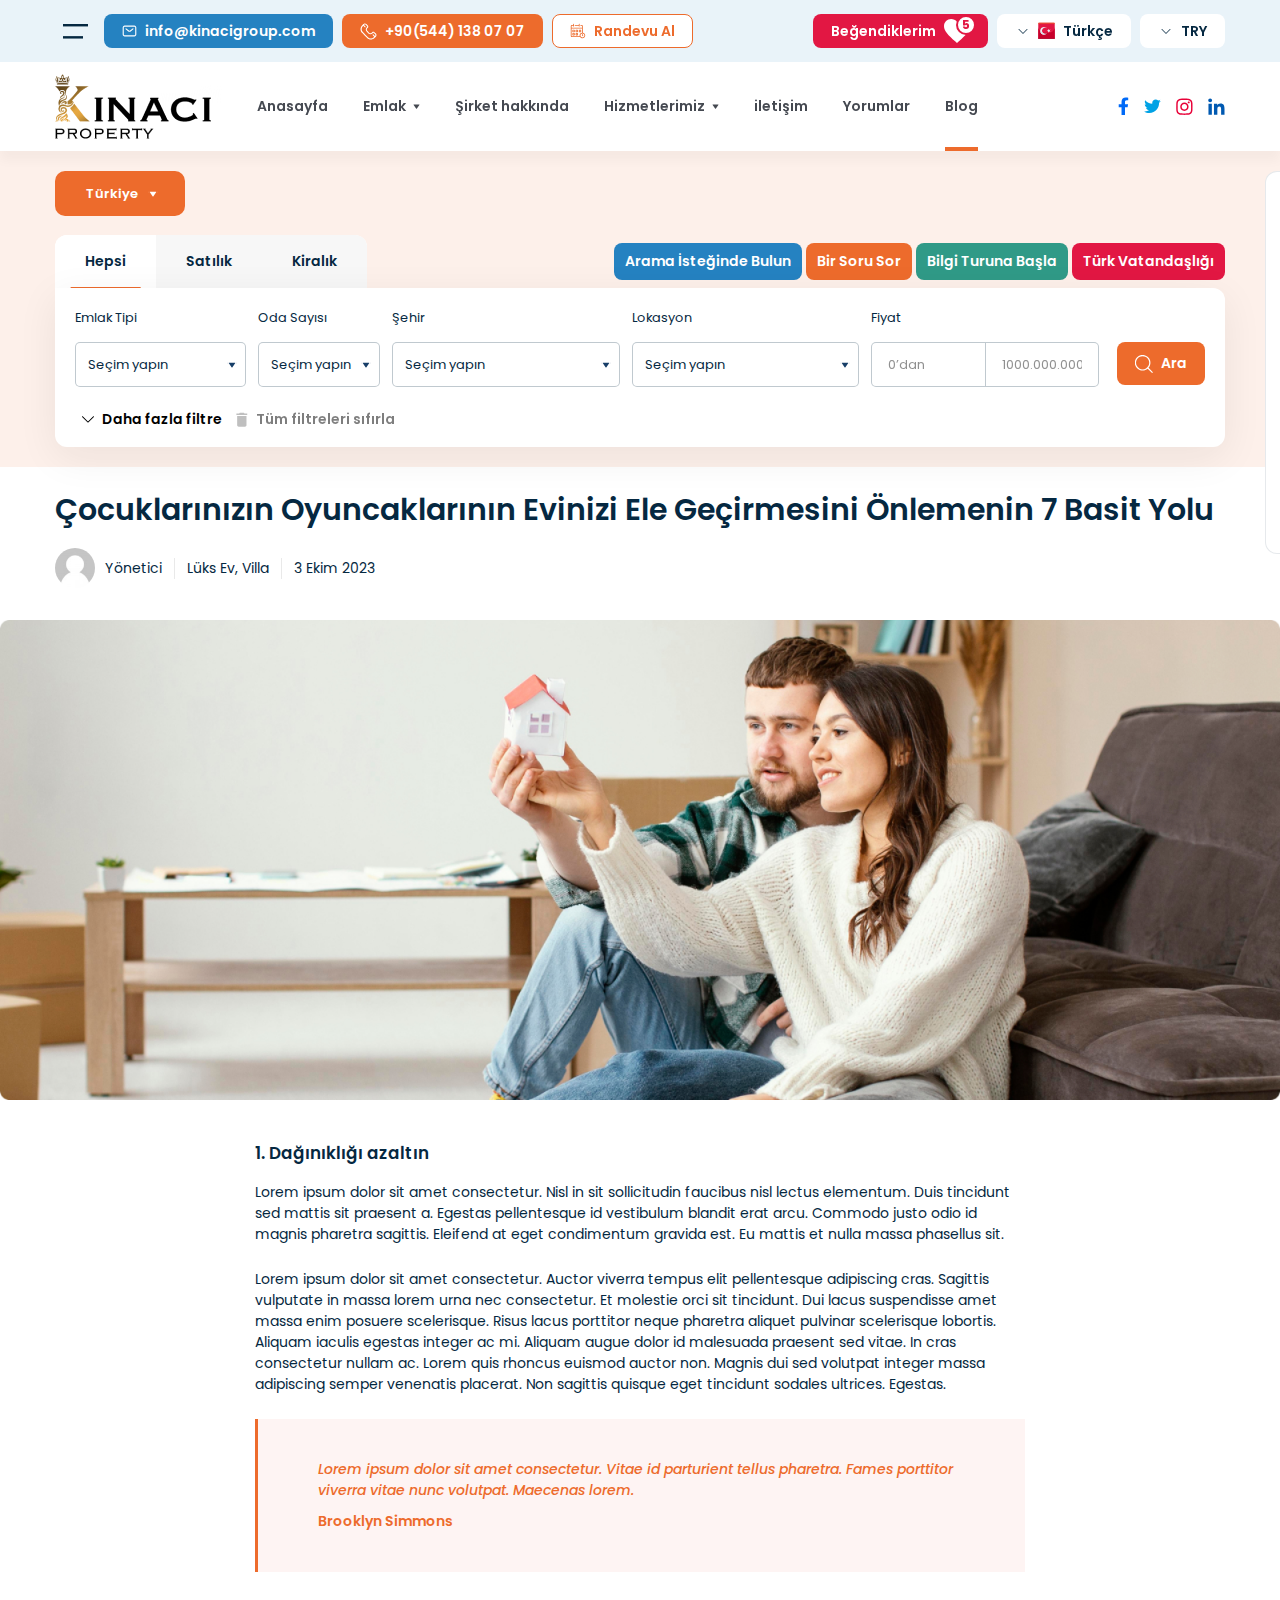
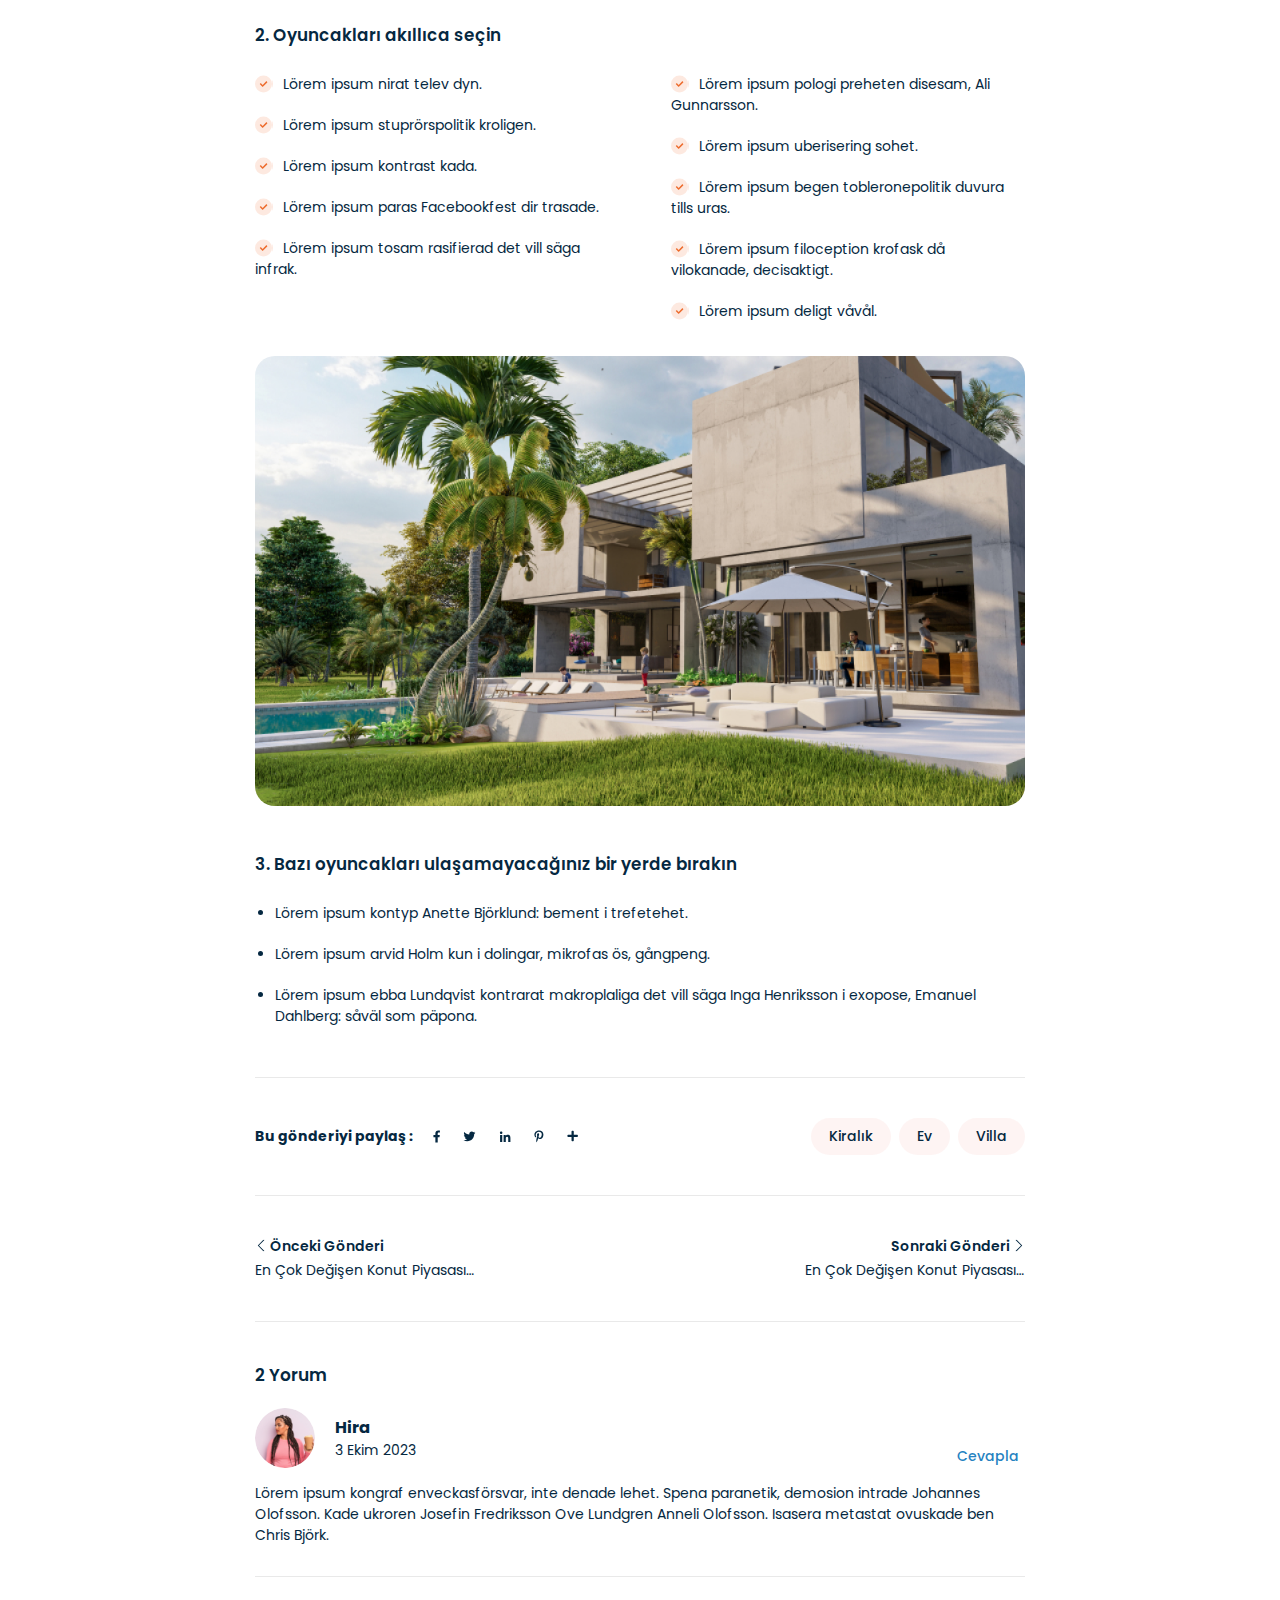
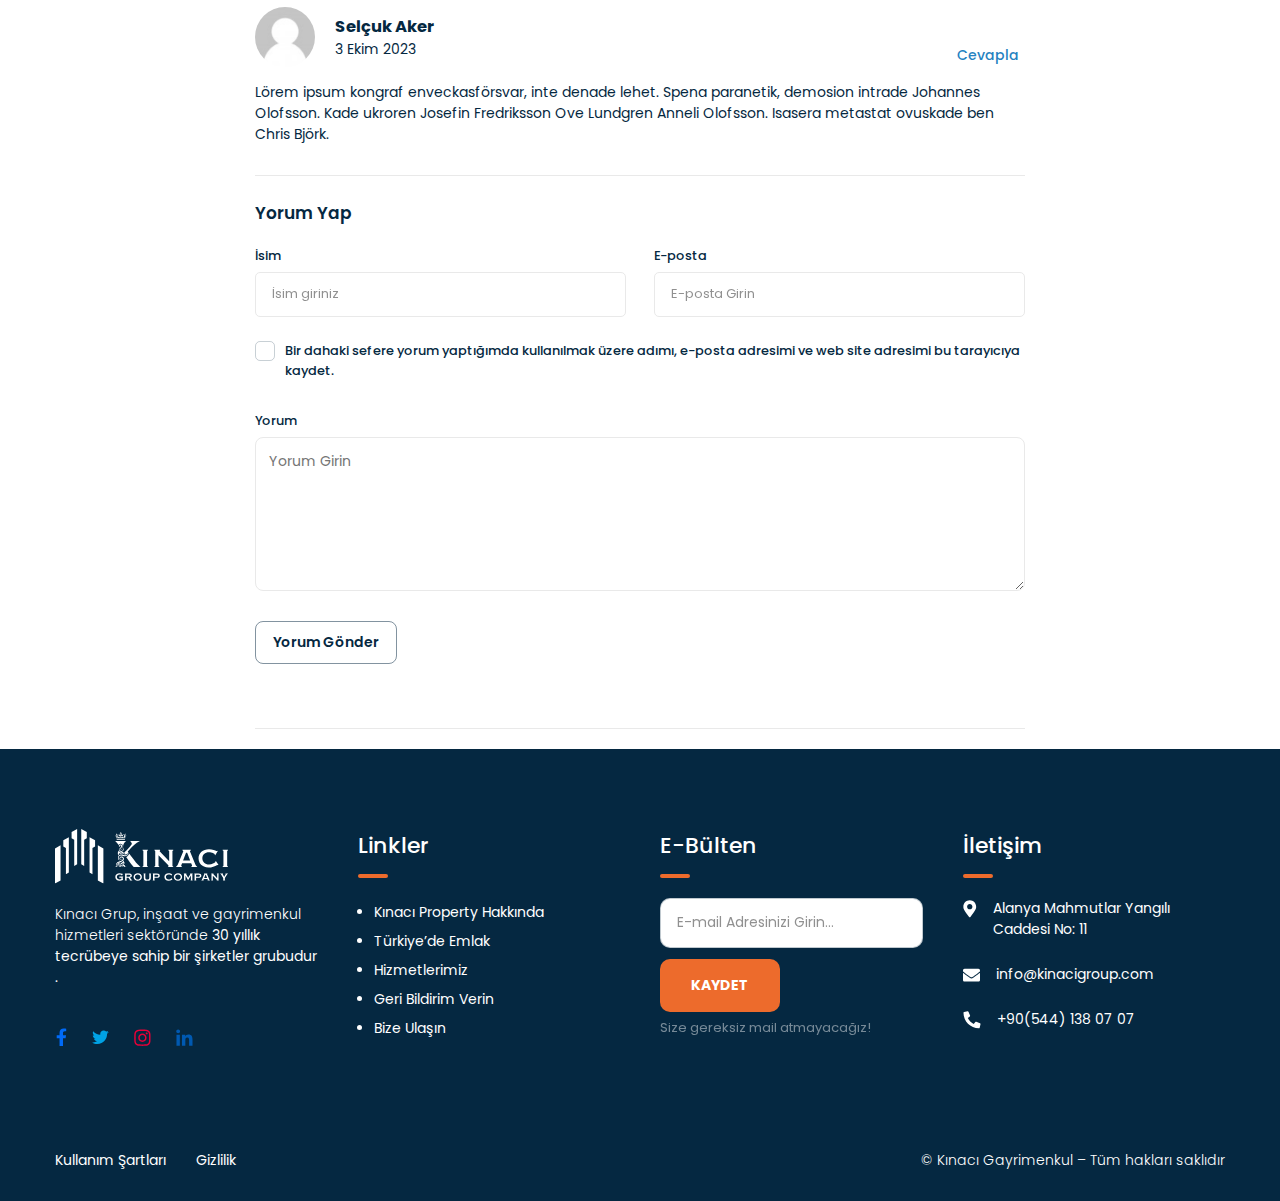
<file: assets/pages/blog-detail.html>
<!DOCTYPE html>
<html lang="en">

<head>
    <meta charset="UTF-8">
    <meta http-equiv="X-UA-Compatible" content="IE=edge">
    <meta name="viewport" content="width=device-width, initial-scale=1.0">
    <title>Document</title>
    <link rel="stylesheet" href="../scss/main.css">
</head>

<body class="">
    <svg xmlns="http://www.w3.org/2000/svg" style="display: none;">

        <symbol id="arrow_bottom" viewBox="0 0 9 5">
            <path
                d="M0.0932994 0.54817C0.0631089 0.51859 0.0392689 0.48316 0.0232348 0.44406C0.00720163 0.40495 -0.000689075 0.36298 4.71614e-05 0.32072C-0.000689075 0.27847 0.00720163 0.2365 0.0232348 0.19739C0.0392689 0.15829 0.0631089 0.12286 0.0932994 0.0932798C0.122868 0.0637098 0.157972 0.04025 0.196607 0.02425C0.235243 0.00824003 0.276651 0 0.31847 0C0.360288 0 0.401698 0.00824003 0.440333 0.02425C0.478968 0.04025 0.514072 0.0637098 0.543641 0.0932798L4.50043 4.05537L8.4572 0.0985899C8.51788 0.0444699 8.59697 0.0156201 8.67824 0.0179501C8.75951 0.0202701 8.83682 0.0535902 8.8943 0.11108C8.95179 0.16857 8.98512 0.24587 8.98744 0.32714C8.98976 0.40841 8.96091 0.48749 8.9068 0.54817L4.72484 4.73013C4.69527 4.75973 4.66017 4.78313 4.62153 4.79913C4.5829 4.81513 4.54149 4.82343 4.49967 4.82343C4.45785 4.82343 4.41644 4.81513 4.37781 4.79913C4.33917 4.78313 4.30407 4.75973 4.2745 4.73013L0.0932994 0.54817Z"
                fill="currentColor" />
        </symbol>

        <symbol id="facebook" viewBox="0 0 11 20">
            <path
                d="M10.3258 10.8782H7.59945V19.0208H3.96434V10.8782H0.983548V7.53386H3.96434V4.95293C3.96434 2.04484 5.70919 0.409042 8.36282 0.409042C9.63511 0.409042 10.9801 0.663499 10.9801 0.663499V3.53524H9.48971C8.03566 3.53524 7.59945 4.40766 7.59945 5.35279V7.53386H10.8347L10.3258 10.8782Z"
                fill="#006AF7" />
        </symbol>
        <symbol id="twitter" viewBox="0 0 19 16">
            <path
                d="M16.8322 3.93441C16.8322 4.11616 16.8322 4.26157 16.8322 4.44332C16.8322 9.49613 13.0153 15.276 5.99953 15.276C3.81846 15.276 1.81915 14.658 0.146998 13.5675C0.437807 13.6038 0.728616 13.6402 1.05578 13.6402C2.83698 13.6402 4.47278 13.0222 5.78142 12.0044C4.10927 11.968 2.69158 10.8775 2.21901 9.35072C2.47347 9.38707 2.69158 9.42343 2.94603 9.42343C3.27319 9.42343 3.6367 9.35072 3.92751 9.27802C2.18266 8.91451 0.87402 7.38776 0.87402 5.53386V5.49751C1.38294 5.78832 2.0009 5.93372 2.61887 5.97007C1.56469 5.2794 0.910372 4.11616 0.910372 2.80753C0.910372 2.0805 1.09213 1.42618 1.41929 0.880917C3.30954 3.17104 6.14493 4.69778 9.30748 4.87954C9.23477 4.58873 9.19842 4.29792 9.19842 4.00711C9.19842 1.89875 10.9069 0.190246 13.0153 0.190246C14.1058 0.190246 15.0873 0.626459 15.8143 1.38983C16.6504 1.20808 17.4865 0.880917 18.2135 0.444703C17.9227 1.35348 17.3411 2.0805 16.5413 2.55307C17.3047 2.48037 18.0681 2.26226 18.7224 1.97145C18.2135 2.73482 17.5592 3.38914 16.8322 3.93441Z"
                fill="#00A2E5" />
        </symbol>
        <symbol id="instagram" viewBox="0 0 17 17">
            <path
                d="M8.40576 4.53455C10.6959 4.53455 12.5861 6.4248 12.5861 8.71492C12.5861 11.0414 10.6959 12.8953 8.40576 12.8953C6.07929 12.8953 4.22539 11.0414 4.22539 8.71492C4.22539 6.4248 6.07929 4.53455 8.40576 4.53455ZM8.40576 11.4413C9.89616 11.4413 11.0957 10.2417 11.0957 8.71492C11.0957 7.22453 9.89616 6.02494 8.40576 6.02494C6.87902 6.02494 5.67943 7.22453 5.67943 8.71492C5.67943 10.2417 6.91537 11.4413 8.40576 11.4413ZM13.713 4.38914C13.713 4.93441 13.2768 5.37062 12.7315 5.37062C12.1863 5.37062 11.7501 4.93441 11.7501 4.38914C11.7501 3.84388 12.1863 3.40766 12.7315 3.40766C13.2768 3.40766 13.713 3.84388 13.713 4.38914ZM16.4757 5.37062C16.5484 6.71561 16.5484 10.7506 16.4757 12.0956C16.403 13.4042 16.1122 14.5311 15.1671 15.5126C14.2219 16.4577 13.0587 16.7485 11.7501 16.8212C10.4051 16.8939 6.3701 16.8939 5.02511 16.8212C3.71647 16.7485 2.58959 16.4577 1.60811 15.5126C0.662977 14.5311 0.372168 13.4042 0.299466 12.0956C0.226764 10.7506 0.226764 6.71561 0.299466 5.37062C0.372168 4.06198 0.662977 2.89875 1.60811 1.95362C2.58959 1.00849 3.71647 0.717681 5.02511 0.644979C6.3701 0.572277 10.4051 0.572277 11.7501 0.644979C13.0587 0.717681 14.2219 1.00849 15.1671 1.95362C16.1122 2.89875 16.403 4.06198 16.4757 5.37062ZM14.7309 13.5133C15.1671 12.4591 15.058 9.91451 15.058 8.71492C15.058 7.55169 15.1671 5.00711 14.7309 3.91658C14.44 3.22591 13.8948 2.64429 13.2041 2.38983C12.1136 1.95362 9.569 2.06267 8.40576 2.06267C7.20618 2.06267 4.6616 1.95362 3.60742 2.38983C2.88039 2.68064 2.33513 3.22591 2.04432 3.91658C1.60811 5.00711 1.71716 7.55169 1.71716 8.71492C1.71716 9.91451 1.60811 12.4591 2.04432 13.5133C2.33513 14.2403 2.88039 14.7856 3.60742 15.0764C4.6616 15.5126 7.20618 15.4035 8.40576 15.4035C9.569 15.4035 12.1136 15.5126 13.2041 15.0764C13.8948 14.7856 14.4764 14.2403 14.7309 13.5133Z"
                fill="#E80138" />
        </symbol>
        <symbol id="navbar_arrow" viewBox="0 0 7 7">
            <path
                d="M6.12504 1.45849L0.875036 1.45849C0.821882 1.45865 0.76978 1.47331 0.724339 1.50089C0.678897 1.52846 0.641836 1.56791 0.617146 1.61498C0.592455 1.66205 0.581069 1.71497 0.584214 1.76803C0.587359 1.82109 0.604916 1.87229 0.634994 1.91611L3.25999 5.70778C3.36879 5.86499 3.6307 5.86499 3.73979 5.70778L6.36479 1.91611C6.39517 1.87238 6.41299 1.82115 6.4163 1.768C6.41962 1.71485 6.40831 1.66181 6.38359 1.61464C6.35888 1.56747 6.32171 1.52797 6.27613 1.50044C6.23055 1.47291 6.17829 1.4584 6.12504 1.45849Z"
                fill="currentColor" />
        </symbol>
        <symbol id="linkedin" viewBox="0 0 17 17">
            <path
                d="M3.85135 16.6943H0.470698V5.82536H3.85135V16.6943ZM2.14285 4.37131C1.08867 4.37131 0.21624 3.46253 0.21624 2.372C0.21624 1.31782 1.08867 0.445393 2.14285 0.445393C3.23338 0.445393 4.10581 1.31782 4.10581 2.372C4.10581 3.46253 3.23338 4.37131 2.14285 4.37131ZM16.4652 16.6943H13.1209V11.4234C13.1209 10.1511 13.0845 8.55169 11.3397 8.55169C9.59482 8.55169 9.34037 9.89668 9.34037 11.3144V16.6943H5.95971V5.82536H9.19496V7.31575H9.23131C9.70388 6.47968 10.7944 5.5709 12.4302 5.5709C15.8472 5.5709 16.5015 7.82467 16.5015 10.7328V16.6943H16.4652Z"
                fill="#0059B1" />
        </symbol>
        <symbol id="phone" viewBox="0 0 18 18">
            <path
                d="M16.7821 11.2223L15.2786 9.71875C14.9555 9.41034 14.5261 9.23825 14.0795 9.23825C13.6328 9.23825 13.2034 9.41034 12.8803 9.71875L12.3509 10.2482C11.9918 10.606 11.5053 10.807 10.9983 10.807C10.4913 10.807 10.0049 10.606 9.64565 10.2482C9.23801 9.84052 8.97859 9.56522 8.71918 9.29522C8.45977 9.02522 8.18977 8.73405 7.76624 8.31581C7.40869 7.95752 7.20788 7.472 7.20788 6.96581C7.20788 6.45963 7.40869 5.97412 7.76624 5.61581L8.29565 5.0864C8.45353 4.92973 8.57879 4.74333 8.66421 4.53796C8.74962 4.3326 8.7935 4.11235 8.7933 3.88993C8.79138 3.44115 8.61257 3.01123 8.29565 2.69346L6.79212 1.17934C6.36739 0.756424 5.79269 0.518552 5.1933 0.517578C4.89806 0.518013 4.6058 0.576689 4.33326 0.690246C4.06073 0.803803 3.81327 0.970007 3.60506 1.17934L2.17036 2.60346C1.13649 3.63878 0.555786 5.04209 0.555786 6.50522C0.555786 7.96836 1.13649 9.37168 2.17036 10.407C2.99624 11.2329 3.93859 12.1646 4.87565 13.1388C5.81271 14.1129 6.73389 15.0235 7.55448 15.8705C8.58957 16.9028 9.99176 17.4825 11.4536 17.4825C12.9155 17.4825 14.3176 16.9028 15.3527 15.8705L16.7821 14.4411C17.2025 14.019 17.4402 13.4486 17.4439 12.8529C17.4492 12.5505 17.3932 12.2502 17.2794 11.97C17.1657 11.6899 16.9966 11.4355 16.7821 11.2223ZM15.9827 13.6205L15.8292 13.7529L14.2939 12.2123C14.2427 12.154 14.1803 12.1069 14.1102 12.0738C14.0402 12.0406 13.964 12.0222 13.8865 12.0198C13.8091 12.0172 13.7319 12.0306 13.6598 12.0591C13.5878 12.0876 13.5224 12.1305 13.4676 12.1854C13.4127 12.2401 13.3698 12.3057 13.3413 12.3777C13.3129 12.4498 13.2994 12.5269 13.302 12.6044C13.3045 12.6819 13.3228 12.7579 13.356 12.828C13.3891 12.8981 13.4362 12.9606 13.4945 13.0117L15.0562 14.5735L14.5798 15.0499C13.7561 15.871 12.6405 16.3322 11.4774 16.3322C10.3144 16.3322 9.19873 15.871 8.37506 15.0499C7.55977 14.2346 6.6333 13.2923 5.72801 12.3499C4.82271 11.4076 3.8433 10.4388 3.01742 9.61287C2.19627 8.7892 1.73516 7.67358 1.73516 6.51052C1.73516 5.34745 2.19627 4.23183 3.01742 3.40816L3.49389 2.93169L5.00271 4.48816C5.10802 4.59698 5.25224 4.65951 5.40366 4.66199C5.55506 4.66448 5.70125 4.60671 5.81006 4.5014C5.91889 4.3961 5.98141 4.25188 5.98389 4.10047C5.98638 3.94905 5.92861 3.80286 5.8233 3.69405L4.23506 2.10581L4.38859 1.95228C4.49293 1.84626 4.61738 1.76215 4.75466 1.70488C4.89194 1.64761 5.03926 1.61833 5.18801 1.61875C5.48814 1.61965 5.77565 1.73961 5.98742 1.95228L7.49624 3.48228C7.60097 3.58795 7.65991 3.73058 7.66036 3.87934C7.66043 3.95307 7.64597 4.02607 7.6178 4.0942C7.58965 4.16233 7.54834 4.22424 7.49624 4.2764L6.96683 4.80581C6.39785 5.37644 6.07833 6.14939 6.07833 6.95522C6.07833 7.76105 6.39785 8.534 6.96683 9.10464C7.41153 9.51758 7.65506 9.77699 7.94095 10.047C8.22683 10.317 8.47036 10.6082 8.88859 11.0211C9.45923 11.5901 10.2322 11.9096 11.038 11.9096C11.8439 11.9096 12.6168 11.5901 13.1874 11.0211L13.7168 10.4917C13.8249 10.3897 13.968 10.3329 14.1165 10.3329C14.2652 10.3329 14.4081 10.3897 14.5162 10.4917L16.0197 11.9952C16.1255 12.0997 16.2095 12.2242 16.2668 12.3615C16.3241 12.4987 16.3535 12.646 16.3533 12.7946C16.3506 12.9494 16.3163 13.102 16.2526 13.2432C16.1888 13.3842 16.097 13.5108 15.9827 13.6152V13.6205Z"
                fill="currentColor" />
        </symbol>
        <symbol id="phone1" viewBox="0 0 18 19">
            <path
                d="M17.4727 12.9766C17.7539 13.1172 17.9648 13.4336 17.9648 13.7852C17.9648 13.8203 17.9648 13.8906 17.9648 13.9609L17.1211 17.6172C17.0156 18.0039 16.6992 18.25 16.3125 18.25C7.27734 18.25 0 10.9727 0 1.9375C0 1.55078 0.246094 1.23438 0.632812 1.12891L4.28906 0.285156C4.35938 0.285156 4.42969 0.25 4.46484 0.25C4.81641 0.25 5.13281 0.460938 5.27344 0.777344L6.96094 4.71484C6.99609 4.82031 7.03125 4.92578 7.03125 5.03125C7.03125 5.3125 6.89062 5.55859 6.71484 5.69922L4.57031 7.45703C5.87109 10.1992 8.05078 12.3789 10.793 13.6797L12.5508 11.5352C12.6914 11.3594 12.9375 11.2188 13.1836 11.2188C13.3242 11.2188 13.4297 11.2539 13.5352 11.2891L17.4727 12.9766Z"
                fill="currentColor" />
        </symbol>
        <symbol id="mail" viewBox="0 0 19 14" fill="none">
            <path
                d="M5.09028 4.35395L8.39757 6.99978C8.71042 7.25026 9.09923 7.38674 9.5 7.38674C9.90076 7.38674 10.2896 7.25026 10.6024 6.99978L13.9097 4.35395M17.4375 11.4095V2.59006C17.4375 2.12225 17.2517 1.6736 16.9209 1.3428C16.5901 1.01201 16.1414 0.826172 15.6736 0.826172H3.32639C2.85858 0.826172 2.40992 1.01201 2.07913 1.3428C1.74834 1.6736 1.5625 2.12225 1.5625 2.59006V11.4095C1.5625 11.8773 1.74834 12.326 2.07913 12.6568C2.40992 12.9876 2.85858 13.1734 3.32639 13.1734H15.6736C16.1414 13.1734 16.5901 12.9876 16.9209 12.6568C17.2517 12.326 17.4375 11.8773 17.4375 11.4095Z"
                stroke="currentColor" stroke-width="1.41667" stroke-linecap="round" stroke-linejoin="round" />
        </symbol>
        <symbol id="mail1" viewBox="0 0 18 14">
            <path
                d="M17.6484 4.96484C17.7891 4.85938 18 4.96484 18 5.14062V12.3125C18 13.2617 17.2266 14 16.3125 14H1.6875C0.738281 14 0 13.2617 0 12.3125V5.14062C0 4.96484 0.175781 4.85938 0.316406 4.96484C1.125 5.59766 2.14453 6.37109 5.73047 8.97266C6.46875 9.5 7.73438 10.6602 9 10.6602C10.2305 10.6602 11.5312 9.5 12.2344 8.97266C15.8203 6.37109 16.8398 5.59766 17.6484 4.96484ZM9 9.5C8.15625 9.53516 6.99609 8.48047 6.39844 8.05859C1.72266 4.68359 1.37109 4.36719 0.316406 3.52344C0.105469 3.38281 0 3.13672 0 2.85547V2.1875C0 1.27344 0.738281 0.5 1.6875 0.5H16.3125C17.2266 0.5 18 1.27344 18 2.1875V2.85547C18 3.13672 17.8594 3.38281 17.6484 3.52344C16.5938 4.36719 16.2422 4.68359 11.5664 8.05859C10.9688 8.48047 9.80859 9.53516 9 9.5Z"
                fill="currentColor" />
        </symbol>

        <symbol id="calendar" viewBox="0 0 17 16">
            <path fill-rule="evenodd" clip-rule="evenodd"
                d="M2.52112 7.57292C2.52112 7.34638 2.61111 7.12912 2.7713 6.96893C2.93149 6.80874 3.14875 6.71875 3.37529 6.71875H4.22946C4.45599 6.71875 4.67326 6.80874 4.83344 6.96893C4.99363 7.12912 5.08362 7.34638 5.08362 7.57292V8.42709C5.08362 8.65363 4.99363 8.87089 4.83344 9.03108C4.67326 9.19126 4.45599 9.28126 4.22946 9.28126H3.37529C3.14875 9.28126 2.93149 9.19126 2.7713 9.03108C2.61111 8.87089 2.52112 8.65363 2.52112 8.42709V7.57292ZM4.22946 7.57292V8.42709H3.37529V7.57292H4.22946ZM6.79196 6.71875C6.56542 6.71875 6.34816 6.80874 6.18797 6.96893C6.02779 7.12912 5.93779 7.34638 5.93779 7.57292V8.42709C5.93779 8.65363 6.02779 8.87089 6.18797 9.03108C6.34816 9.19126 6.56542 9.28126 6.79196 9.28126H7.64613C7.87267 9.28126 8.08993 9.19126 8.25012 9.03108C8.41031 8.87089 8.5003 8.65363 8.5003 8.42709V7.57292C8.5003 7.34638 8.41031 7.12912 8.25012 6.96893C8.08993 6.80874 7.87267 6.71875 7.64613 6.71875H6.79196ZM7.64613 7.57292H6.79196V8.42709H7.64613V7.57292ZM9.35447 7.57292C9.35447 7.34638 9.44446 7.12912 9.60465 6.96893C9.76483 6.80874 9.9821 6.71875 10.2086 6.71875H11.0628C11.2893 6.71875 11.5066 6.80874 11.6668 6.96893C11.827 7.12912 11.917 7.34638 11.917 7.57292V8.42709C11.917 8.65363 11.827 8.87089 11.6668 9.03108C11.5066 9.19126 11.2893 9.28126 11.0628 9.28126H10.2086C9.9821 9.28126 9.76483 9.19126 9.60465 9.03108C9.44446 8.87089 9.35447 8.65363 9.35447 8.42709V7.57292ZM10.2086 7.57292H11.0628V8.42709H10.2086V7.57292ZM3.37529 10.1354C3.14875 10.1354 2.93149 10.2254 2.7713 10.3856C2.61111 10.5458 2.52112 10.7631 2.52112 10.9896V11.8438C2.52112 12.0703 2.61111 12.2876 2.7713 12.4477C2.93149 12.6079 3.14875 12.6979 3.37529 12.6979H4.22946C4.45599 12.6979 4.67326 12.6079 4.83344 12.4477C4.99363 12.2876 5.08362 12.0703 5.08362 11.8438V10.9896C5.08362 10.7631 4.99363 10.5458 4.83344 10.3856C4.67326 10.2254 4.45599 10.1354 4.22946 10.1354H3.37529ZM3.37529 10.9896V11.8438H4.22946V10.9896H3.37529ZM5.93779 10.9896C5.93779 10.7631 6.02779 10.5458 6.18797 10.3856C6.34816 10.2254 6.56542 10.1354 6.79196 10.1354H7.64613C7.87267 10.1354 8.08993 10.2254 8.25012 10.3856C8.41031 10.5458 8.5003 10.7631 8.5003 10.9896V11.8438C8.5003 12.0703 8.41031 12.2876 8.25012 12.4477C8.08993 12.6079 7.87267 12.6979 7.64613 12.6979H6.79196C6.56542 12.6979 6.34816 12.6079 6.18797 12.4477C6.02779 12.2876 5.93779 12.0703 5.93779 11.8438V10.9896ZM6.79196 10.9896H7.64613V11.8438H6.79196V10.9896Z"
                fill="#ED6B2C" />
            <path
                d="M13.1982 11.2031C13.3115 11.2031 13.4201 11.2481 13.5002 11.3282C13.5803 11.4083 13.6253 11.5169 13.6253 11.6302V12.5211L13.9272 12.8231C14.005 12.9036 14.0481 13.0115 14.0471 13.1235C14.0461 13.2354 14.0012 13.3426 13.922 13.4218C13.8428 13.5009 13.7357 13.5459 13.6238 13.5468C13.5118 13.5478 13.4039 13.5048 13.3233 13.427L12.7711 12.8747V11.6302C12.7711 11.5169 12.8161 11.4083 12.8962 11.3282C12.9763 11.2481 13.0849 11.2031 13.1982 11.2031Z"
                fill="#ED6B2C" />
            <path fill-rule="evenodd" clip-rule="evenodd"
                d="M3.37513 0.739584C3.37513 0.626314 3.42012 0.517684 3.50022 0.43759C3.58031 0.357496 3.68894 0.3125 3.80221 0.3125C3.91548 0.3125 4.02411 0.357496 4.10421 0.43759C4.1843 0.517684 4.2293 0.626314 4.2293 0.739584V2.87501C4.2293 2.98828 4.1843 3.09691 4.10421 3.177C4.02411 3.25709 3.91548 3.30209 3.80221 3.30209C3.68894 3.30209 3.58031 3.25709 3.50022 3.177C3.42012 3.09691 3.37513 2.98828 3.37513 2.87501V2.44792H2.09387C1.98061 2.44792 1.87197 2.49292 1.79188 2.57301C1.71179 2.65311 1.66679 2.76174 1.66679 2.87501V4.58334H12.771V2.87501C12.771 2.76174 12.726 2.65311 12.6459 2.57301C12.5658 2.49292 12.4572 2.44792 12.3439 2.44792H11.0626V1.59375H12.3439C12.6837 1.59375 13.0096 1.72874 13.2499 1.96902C13.4902 2.2093 13.6251 2.5352 13.6251 2.87501V9.73825C14.3732 9.84637 15.0526 10.2338 15.5265 10.8225C16.0005 11.4113 16.2339 12.1577 16.1798 12.9116C16.1257 13.6655 15.788 14.3709 15.2348 14.886C14.6816 15.401 13.9539 15.6874 13.1981 15.6875C12.716 15.6879 12.2411 15.5715 11.8138 15.3484C11.3866 15.1252 11.0197 14.802 10.7445 14.4063H2.09387C1.75407 14.4063 1.42817 14.2713 1.18789 14.031C0.947611 13.7907 0.812622 13.4648 0.812622 13.125V2.87501C0.812622 2.5352 0.947611 2.2093 1.18789 1.96902C1.42817 1.72874 1.75407 1.59375 2.09387 1.59375H3.37513V0.739584ZM10.2085 12.6979C10.2084 11.9789 10.4674 11.284 10.938 10.7404C11.4086 10.1968 12.0594 9.84105 12.771 9.73825V5.43751H1.66679V13.125C1.66679 13.2383 1.71179 13.3469 1.79188 13.427C1.87197 13.5071 1.98061 13.5521 2.09387 13.5521H10.3323C10.25 13.2749 10.2082 12.9872 10.2085 12.6979ZM13.1981 14.8334C13.7644 14.8334 14.3076 14.6084 14.708 14.2079C15.1085 13.8074 15.3335 13.2643 15.3335 12.6979C15.3335 12.1316 15.1085 11.5884 14.708 11.188C14.3076 10.7875 13.7644 10.5625 13.1981 10.5625C12.6317 10.5625 12.0886 10.7875 11.6881 11.188C11.2876 11.5884 11.0626 12.1316 11.0626 12.6979C11.0626 13.2643 11.2876 13.8074 11.6881 14.2079C12.0886 14.6084 12.6317 14.8334 13.1981 14.8334Z"
                fill="#ED6B2C" />
            <path
                d="M9.78155 3.30209C9.66828 3.30209 9.55964 3.25709 9.47955 3.177C9.39946 3.09691 9.35446 2.98828 9.35446 2.87501V2.44792H5.08362V1.59375H9.35446V0.739584C9.35446 0.626314 9.39946 0.517684 9.47955 0.43759C9.55964 0.357496 9.66828 0.3125 9.78155 0.3125C9.89482 0.3125 10.0034 0.357496 10.0835 0.43759C10.1636 0.517684 10.2086 0.626314 10.2086 0.739584V2.87501C10.2086 2.98828 10.1636 3.09691 10.0835 3.177C10.0034 3.25709 9.89482 3.30209 9.78155 3.30209Z"
                fill="#ED6B2C" />
        </symbol>
        <symbol id="location" viewBox="0 0 14 19">
            <path
                d="M6.04688 17.8984C0.914062 10.5156 0 9.74219 0 7C0 3.27344 2.98828 0.25 6.75 0.25C10.4766 0.25 13.5 3.27344 13.5 7C13.5 9.74219 12.5508 10.5156 7.41797 17.8984C7.10156 18.3906 6.36328 18.3906 6.04688 17.8984ZM6.75 9.8125C8.29688 9.8125 9.5625 8.58203 9.5625 7C9.5625 5.45312 8.29688 4.1875 6.75 4.1875C5.16797 4.1875 3.9375 5.45312 3.9375 7C3.9375 8.58203 5.16797 9.8125 6.75 9.8125Z"
                fill="white" />
        </symbol>
        <symbol id="search" viewBox="0 0 18 18">
            <path
                d="M17.6393 16.9803L13.5593 12.8403C14.4393 11.8003 15.0093 10.6203 15.2693 9.30032C15.5293 7.98032 15.4593 6.67032 15.0593 5.37032C14.6593 4.07032 13.9493 2.96032 12.9293 2.04032C11.9093 1.12032 10.7393 0.500322 9.41932 0.180323C8.09932 -0.139677 6.78932 -0.119677 5.48932 0.240324C4.18932 0.600323 3.04932 1.27032 2.06932 2.25032C1.08932 3.23032 0.41932 4.37032 0.0593199 5.67032C-0.30068 6.97032 -0.32068 8.28032 -0.000680149 9.60032C0.31932 10.9203 0.93932 12.0903 1.85932 13.1103C2.77932 14.1303 3.88932 14.8403 5.18932 15.2403C6.48932 15.6403 7.79932 15.7103 9.11932 15.4503C10.4393 15.1903 11.6393 14.6203 12.7193 13.7403L16.7993 17.8203C16.9193 17.9403 17.0593 17.9903 17.2193 17.9703C17.3793 17.9503 17.5093 17.8903 17.6093 17.7903C17.7093 17.6903 17.7693 17.5603 17.7893 17.4003C17.8093 17.2403 17.7593 17.1003 17.6393 16.9803ZM1.01932 7.80032C1.01932 6.60032 1.31932 5.50032 1.91932 4.50032C2.51932 3.50032 3.31932 2.70032 4.31932 2.10032C5.31932 1.50032 6.41932 1.20032 7.61932 1.20032C8.81932 1.20032 9.91932 1.50032 10.9193 2.10032C11.9193 2.70032 12.7193 3.50032 13.3193 4.50032C13.9193 5.50032 14.2193 6.60032 14.2193 7.80032C14.2193 9.00032 13.9193 10.1003 13.3193 11.1003C12.7193 12.1003 11.9193 12.9003 10.9193 13.5003C9.91932 14.1003 8.81932 14.4003 7.61932 14.4003C6.41932 14.4003 5.31932 14.1003 4.31932 13.5003C3.31932 12.9003 2.51932 12.1003 1.91932 11.1003C1.31932 10.1003 1.01932 9.00032 1.01932 7.80032Z"
                fill="currentColor" />
        </symbol>
        <symbol id="rubbish" viewBox="0 0 9 12">
            <path opacity="0.5"
                d="M8.44434 1.53467V2.71045H0.295898V1.53467H2.31934L2.9209 0.960449H5.81934L6.4209 1.53467H8.44434ZM0.870117 10.2847V3.28467H7.87012V10.2847C7.87012 10.5946 7.75163 10.868 7.51465 11.105C7.27767 11.342 7.00423 11.4604 6.69434 11.4604H2.0459C1.736 11.4604 1.46257 11.342 1.22559 11.105C0.988607 10.868 0.870117 10.5946 0.870117 10.2847Z"
                fill="currentColor" />
        </symbol>
        <symbol id="message" viewBox="0 0 23 23">
            <path
                d="M4.51761 18.8759L7.3668 17.9258L7.86547 18.1751C9.01108 18.7466 10.2847 19.0512 11.6204 19.0512C16.0815 19.0512 19.707 15.5389 19.707 11.6384C19.707 7.73799 16.0815 4.2257 11.6204 4.2257C7.15924 4.2257 3.53374 7.73799 3.53374 11.6384C3.53374 13.094 4.05937 14.5712 5.02572 15.834L5.4907 16.4405L4.51627 18.8746L4.51761 18.8759ZM3.56474 20.6146C3.44278 20.6554 3.31167 20.6605 3.18689 20.6293C3.06212 20.598 2.9489 20.5317 2.86061 20.4382C2.77232 20.3446 2.71264 20.2278 2.68862 20.1014C2.66461 19.975 2.67726 19.8444 2.72508 19.725L3.95425 16.6521C2.8329 15.1831 2.18597 13.4256 2.18597 11.6384C2.18597 7.17192 6.22928 2.87793 11.6204 2.87793C17.0114 2.87793 21.0547 7.17192 21.0547 11.6384C21.0547 16.1049 17.0114 20.3989 11.6204 20.3989C10.1084 20.4032 8.61632 20.0543 7.26302 19.38L3.56474 20.6132V20.6146Z"
                fill="currentColor" />
            <path
                d="M11.6202 12.7165C11.4786 12.7165 11.3384 12.6886 11.2076 12.6344C11.0768 12.5802 10.9579 12.5008 10.8578 12.4007C10.7576 12.3006 10.6782 12.1817 10.624 12.0509C10.5699 11.9201 10.542 11.7799 10.542 11.6383C10.542 11.4967 10.5699 11.3565 10.624 11.2257C10.6782 11.0948 10.7576 10.976 10.8578 10.8759C10.9579 10.7757 11.0768 10.6963 11.2076 10.6421C11.3384 10.5879 11.4786 10.5601 11.6202 10.5601C11.9061 10.5601 12.1804 10.6737 12.3826 10.8759C12.5848 11.0781 12.6984 11.3523 12.6984 11.6383C12.6984 11.9242 12.5848 12.1985 12.3826 12.4007C12.1804 12.6029 11.9061 12.7165 11.6202 12.7165ZM15.6635 12.7165C15.5219 12.7165 15.3817 12.6886 15.2509 12.6344C15.1201 12.5802 15.0012 12.5008 14.9011 12.4007C14.801 12.3006 14.7215 12.1817 14.6673 12.0509C14.6132 11.9201 14.5853 11.7799 14.5853 11.6383C14.5853 11.4967 14.6132 11.3565 14.6673 11.2257C14.7215 11.0948 14.801 10.976 14.9011 10.8759C15.0012 10.7757 15.1201 10.6963 15.2509 10.6421C15.3817 10.5879 15.5219 10.5601 15.6635 10.5601C15.9494 10.5601 16.2237 10.6737 16.4259 10.8759C16.6281 11.0781 16.7417 11.3523 16.7417 11.6383C16.7417 11.9242 16.6281 12.1985 16.4259 12.4007C16.2237 12.6029 15.9494 12.7165 15.6635 12.7165ZM7.57687 12.7165C7.43528 12.7165 7.29507 12.6886 7.16426 12.6344C7.03344 12.5802 6.91458 12.5008 6.81446 12.4007C6.71434 12.3006 6.63492 12.1817 6.58073 12.0509C6.52655 11.9201 6.49866 11.7799 6.49866 11.6383C6.49866 11.4967 6.52655 11.3565 6.58073 11.2257C6.63492 11.0948 6.71434 10.976 6.81446 10.8759C6.91458 10.7757 7.03344 10.6963 7.16426 10.6421C7.29507 10.5879 7.43528 10.5601 7.57687 10.5601C7.86283 10.5601 8.13708 10.6737 8.33929 10.8759C8.54149 11.0781 8.65509 11.3523 8.65509 11.6383C8.65509 11.9242 8.54149 12.1985 8.33929 12.4007C8.13708 12.6029 7.86283 12.7165 7.57687 12.7165Z"
                fill="currentColor" />
        </symbol>
        <symbol id="whatsApp" viewBox="0 0 21 22">
            <path
                d="M16.5255 4.871C15.7344 4.07188 14.7921 3.43827 13.7535 3.00715C12.715 2.57602 11.601 2.356 10.4765 2.35991C5.76497 2.35991 1.92499 6.19989 1.92499 10.9114C1.92499 12.4215 2.32193 13.8885 3.06404 15.1828L1.85596 19.6182L6.38627 18.4274C7.6375 19.1091 9.04405 19.4715 10.4765 19.4715C15.188 19.4715 19.028 15.6316 19.028 10.92C19.028 8.63332 18.1392 6.48465 16.5255 4.871ZM10.4765 18.0218C9.19937 18.0218 7.94815 17.6767 6.85224 17.0295L6.59337 16.8742L3.90107 17.5818L4.61729 14.9585L4.44471 14.691C3.73517 13.558 3.35842 12.2483 3.35743 10.9114C3.35743 6.99377 6.55022 3.80098 10.4679 3.80098C12.3663 3.80098 14.1525 4.54309 15.49 5.88924C16.1523 6.54848 16.6771 7.33261 17.0341 8.19618C17.3911 9.05976 17.5731 9.9856 17.5697 10.92C17.5869 14.8377 14.3941 18.0218 10.4765 18.0218ZM14.3769 12.7063C14.1611 12.6027 13.1084 12.085 12.9185 12.0073C12.7201 11.9383 12.582 11.9038 12.4353 12.1109C12.2886 12.3266 11.883 12.8098 11.7622 12.9479C11.6414 13.0946 11.512 13.1119 11.2963 12.9997C11.0805 12.8961 10.3902 12.6631 9.57906 11.9383C8.9405 11.3688 8.51767 10.6698 8.38823 10.4541C8.26742 10.2383 8.37097 10.1262 8.48315 10.014C8.57807 9.91906 8.69888 9.76374 8.80243 9.64293C8.90598 9.52212 8.94913 9.4272 9.01816 9.28913C9.08719 9.14244 9.05268 9.02163 9.0009 8.91808C8.94913 8.81453 8.51767 7.76177 8.34509 7.33031C8.1725 6.91611 7.99129 6.96789 7.86185 6.95926H7.44765C7.30096 6.95926 7.0766 7.01103 6.87813 7.22676C6.68829 7.44249 6.13602 7.96024 6.13602 9.013C6.13602 10.0658 6.90402 11.084 7.00757 11.2221C7.11112 11.3688 8.51767 13.5261 10.6577 14.4494C11.1668 14.6737 11.5638 14.8032 11.8744 14.8981C12.3835 15.062 12.8495 15.0362 13.2206 14.9844C13.6348 14.924 14.489 14.4666 14.6616 13.9661C14.8428 13.4656 14.8428 13.0428 14.7824 12.9479C14.722 12.853 14.5926 12.8098 14.3769 12.7063Z"
                fill="currentColor" />
        </symbol>
        <symbol id="right-top-arrow" viewBox="0 0 16 18">
            <g clip-path="url(#clip0_103_1344)">
                <path
                    d="M14.7779 1.36523H5.61127C5.38096 1.36523 5.19459 1.5516 5.19459 1.78192C5.19459 2.01222 5.38096 2.1986 5.61127 2.1986H13.7721L0.31666 15.654C0.153887 15.8168 0.153887 16.0804 0.31666 16.2432C0.398027 16.3245 0.504668 16.3652 0.61127 16.3652C0.717871 16.3652 0.824472 16.3245 0.905879 16.2432L14.3613 2.78777V10.9485C14.3613 11.1789 14.5477 11.3653 14.7779 11.3653C15.0082 11.3653 15.1946 11.1789 15.1946 10.9485V1.78192C15.1946 1.5516 15.0082 1.36523 14.7779 1.36523Z"
                    fill="currentColor" />
            </g>
        </symbol>
        <symbol id="camera" viewBox="0 0 24 24">
            <path
                d="M12 15C13.6569 15 15 13.6569 15 12C15 10.3431 13.6569 9 12 9C10.3431 9 9 10.3431 9 12C9 13.6569 10.3431 15 12 15Z"
                fill="currentColor" />
            <path
                d="M20 4H16.83L15.59 2.65C15.4036 2.44539 15.1767 2.28191 14.9235 2.16999C14.6704 2.05807 14.3968 2.00017 14.12 2H9.88C9.32 2 8.78 2.24 8.4 2.65L7.17 4H4C2.9 4 2 4.9 2 6V18C2 19.1 2.9 20 4 20H20C21.1 20 22 19.1 22 18V6C22 4.9 21.1 4 20 4ZM12 17C9.24 17 7 14.76 7 12C7 9.24 9.24 7 12 7C14.76 7 17 9.24 17 12C17 14.76 14.76 17 12 17Z"
                fill="currentColor" />
        </symbol>
        <symbol id="heart" viewBox="0 0 29 26">
            <path
                d="M25.1182 14.0168L14.6182 24.416L4.11819 14.0168C3.42562 13.3428 2.88009 12.5328 2.51596 11.6377C2.15183 10.7425 1.97698 9.7817 2.00243 8.81568C2.02787 7.84965 2.25306 6.89936 2.66382 6.02464C3.07457 5.14992 3.66198 4.36973 4.38908 3.73318C5.11617 3.09664 5.96718 2.61753 6.88853 2.32604C7.80988 2.03455 8.7816 1.93699 9.74251 2.03949C10.7034 2.142 11.6327 2.44235 12.4718 2.92164C13.3109 3.40093 14.0417 4.04877 14.6182 4.82437C15.1971 4.0544 15.9288 3.41222 16.7673 2.93802C17.6059 2.46381 18.5333 2.1678 19.4915 2.0685C20.4497 1.9692 21.4181 2.06875 22.3361 2.36092C23.254 2.65309 24.1018 3.13159 24.8264 3.76648C25.5509 4.40137 26.1366 5.17897 26.5468 6.05062C26.957 6.92227 27.1828 7.86921 27.2102 8.83216C27.2376 9.79512 27.066 10.7534 26.706 11.6469C26.346 12.5405 25.8055 13.3501 25.1182 14.0252"
                stroke="currentColor" stroke-width="2.8" stroke-linecap="round" stroke-linejoin="round" />
        </symbol>
        <symbol id="home" viewBox="0 0 14 15">
            <path
                d="M13.6169 6.16087L7.67942 0.557353L7.67275 0.551415C7.48197 0.376697 7.23267 0.279785 6.97398 0.279785C6.71528 0.279785 6.46598 0.376697 6.27521 0.551415L6.26853 0.557353L0.331026 6.16087C0.226006 6.25865 0.142377 6.37711 0.0854062 6.50881C0.0284359 6.64051 -0.000639956 6.78257 1.06831e-05 6.92606V13.7876C1.06831e-05 14.0632 0.109483 14.3275 0.304345 14.5223C0.499207 14.7172 0.763497 14.8266 1.03907 14.8266H4.60157C4.87715 14.8266 5.14144 14.7172 5.3363 14.5223C5.53116 14.3275 5.64064 14.0632 5.64064 13.7876V10.2251C5.64064 10.1857 5.65627 10.148 5.68411 10.1201C5.71195 10.0923 5.74971 10.0766 5.78907 10.0766H8.16407C8.20344 10.0766 8.2412 10.0923 8.26903 10.1201C8.29687 10.148 8.31251 10.1857 8.31251 10.2251V13.7876C8.31251 14.0632 8.42198 14.3275 8.61685 14.5223C8.81171 14.7172 9.076 14.8266 9.35157 14.8266H12.9141C13.1896 14.8266 13.4539 14.7172 13.6488 14.5223C13.8437 14.3275 13.9531 14.0632 13.9531 13.7876V6.92606C13.9531 6.78219 13.9232 6.63989 13.8654 6.50817C13.8075 6.37645 13.7229 6.25819 13.6169 6.16087ZM13.0625 13.7876C13.0625 13.827 13.0469 13.8647 13.019 13.8925C12.9912 13.9204 12.9534 13.936 12.9141 13.936H9.35157C9.31221 13.936 9.27445 13.9204 9.24661 13.8925C9.21877 13.8647 9.20314 13.827 9.20314 13.7876V10.2251C9.20314 9.94951 9.09366 9.68522 8.8988 9.49036C8.70394 9.2955 8.43965 9.18602 8.16407 9.18602H5.78907C5.5135 9.18602 5.24921 9.2955 5.05435 9.49036C4.85948 9.68522 4.75001 9.94951 4.75001 10.2251V13.7876C4.75001 13.827 4.73437 13.8647 4.70653 13.8925C4.6787 13.9204 4.64094 13.936 4.60157 13.936H1.03907C0.999705 13.936 0.961949 13.9204 0.934112 13.8925C0.906274 13.8647 0.890636 13.827 0.890636 13.7876V6.92606C0.890591 6.90541 0.894858 6.88497 0.903165 6.86605C0.911472 6.84714 0.923636 6.83016 0.938878 6.81622L0.945558 6.81028L6.8786 1.20825C6.90564 1.18466 6.94032 1.17165 6.9762 1.17165C7.01209 1.17165 7.04676 1.18466 7.0738 1.20825L13.0076 6.81102L13.0135 6.81696C13.0289 6.83084 13.0412 6.84778 13.0496 6.8667C13.0581 6.88562 13.0625 6.90609 13.0625 6.92681V13.7876Z"
                fill="currentColor" />
        </symbol>
        <symbol id="sizer" viewBox="0 0 16 17">
            <path
                d="M5.65333 0.75718H8.53333V1.66385H5.65333V0.75718ZM13.28 13.5572C13.28 13.6638 13.2267 13.7705 13.12 13.8772C13.0133 13.9838 12.9067 14.0372 12.8 14.0372H10.88V14.9438H12.8C13.1911 14.9438 13.52 14.8105 13.7867 14.5438C14.0533 14.2772 14.1867 13.9483 14.1867 13.5572V11.6372H13.28V13.5572ZM12.8 0.75718H10.88V1.66385H12.8C12.9067 1.66385 13.0133 1.71718 13.12 1.82385C13.2267 1.93051 13.28 2.03718 13.28 2.14385V4.06385H14.1867V2.14385C14.1867 1.75274 14.0533 1.42385 13.7867 1.15718C13.52 0.890514 13.1911 0.75718 12.8 0.75718ZM0.906667 2.14385C0.906667 2.03718 0.96 1.93051 1.06667 1.82385C1.17333 1.71718 1.28 1.66385 1.38667 1.66385H3.30667V0.75718H1.38667C0.995556 0.75718 0.666667 0.890514 0.4 1.15718C0.133333 1.42385 0 1.75274 0 2.14385V4.06385H0.906667V2.14385ZM13.28 6.41051H14.1867V9.29051H13.28V6.41051ZM10.88 7.37051V4.54385C10.88 4.40163 10.8356 4.28607 10.7467 4.19718C10.6578 4.10829 10.5422 4.06385 10.4 4.06385H7.57333V5.02385H9.28L6.77333 7.53051C6.56 7.42385 6.34667 7.37051 6.13333 7.37051H1.38667C1.24444 7.37051 1.08444 7.40607 0.906667 7.47718V6.41051H0V13.5572C0 13.9483 0.133333 14.2772 0.4 14.5438C0.666667 14.8105 0.995556 14.9438 1.38667 14.9438H8.53333V14.0372H7.46667C7.53778 13.8594 7.57333 13.6994 7.57333 13.5572V8.81051C7.57333 8.59718 7.52 8.38385 7.41333 8.17051L9.92 5.66385V7.37051H10.88ZM1.38667 14.0372C1.28 14.0372 1.17333 13.9838 1.06667 13.8772C0.96 13.7705 0.906667 13.6638 0.906667 13.5572V8.81051C0.906667 8.66829 0.96 8.55274 1.06667 8.46385C1.17333 8.37496 1.28 8.33051 1.38667 8.33051H6.13333C6.27556 8.33051 6.39111 8.37496 6.48 8.46385C6.56889 8.55274 6.61333 8.66829 6.61333 8.81051V13.5572C6.61333 13.6638 6.56889 13.7705 6.48 13.8772C6.39111 13.9838 6.27556 14.0372 6.13333 14.0372H1.38667Z"
                fill="currentColor" />
        </symbol>
        <symbol id="bed" viewBox="0 0 15 14">
            <path
                d="M13.8133 7.7576L13.7067 7.70426V3.06426C13.7067 2.42426 13.4756 1.86426 13.0133 1.38426C12.5511 0.904264 12 0.664264 11.36 0.664264H2.82667C2.18667 0.664264 1.63556 0.904264 1.17333 1.38426C0.711111 1.86426 0.48 2.42426 0.48 3.06426V7.70426L0.426667 7.7576C0.142222 8.04204 0 8.37982 0 8.77093V12.5576C0 12.6643 0.0444444 12.7709 0.133333 12.8776C0.222222 12.9843 0.337778 13.0376 0.48 13.0376H2.82667C3.00444 13.0376 3.12889 12.9665 3.2 12.8243L4.05333 11.5976H10.1867L10.9867 12.8243C11.0578 12.9665 11.1822 13.0376 11.36 13.0376H13.76C13.8667 13.0376 13.9644 12.9843 14.0533 12.8776C14.1422 12.7709 14.1867 12.6643 14.1867 12.5576V8.77093C14.1867 8.37982 14.0622 8.04204 13.8133 7.7576ZM2.82667 1.62426H11.36C11.7511 1.62426 12.0889 1.76649 12.3733 2.05093C12.6578 2.33537 12.8 2.67315 12.8 3.06426V5.89093C12.5867 5.60649 12.3111 5.37538 11.9733 5.1976C11.6356 5.01982 11.2711 4.94871 10.88 4.98426H3.30667C2.63111 4.94871 2.08 5.16204 1.65333 5.62426L1.38667 5.94426V3.06426C1.38667 2.67315 1.52889 2.33537 1.81333 2.05093C2.09778 1.76649 2.43556 1.62426 2.82667 1.62426ZM12.32 7.33093H1.86667C1.86667 6.93982 2.00889 6.60204 2.29333 6.3176C2.57778 6.03315 2.91556 5.89093 3.30667 5.89093H10.88C11.2711 5.89093 11.6089 6.03315 11.8933 6.3176C12.1778 6.60204 12.32 6.93982 12.32 7.33093ZM13.28 12.0776H11.6267L10.8267 10.8509C10.72 10.7087 10.5778 10.6376 10.4 10.6376H3.78667C3.60889 10.6376 3.46667 10.7087 3.36 10.8509L2.56 12.0776H0.906667V8.77093C0.906667 8.62871 0.96 8.51315 1.06667 8.42426C1.17333 8.33538 1.28 8.29093 1.38667 8.29093H12.8C12.9067 8.29093 13.0133 8.33538 13.12 8.42426C13.2267 8.51315 13.28 8.62871 13.28 8.77093V12.0776Z"
                fill="currentColor" />
        </symbol>
        <symbol id="shower" viewBox="0 0 15 15">
            <path
                d="M10.88 0.75718H6.61333C6.00889 0.75718 5.45778 0.899403 4.96 1.18385C4.46222 1.46829 4.06222 1.86829 3.76 2.38385C3.45778 2.8994 3.30667 3.4594 3.30667 4.06385H2.34667C1.70667 4.06385 1.15556 4.29496 0.693333 4.75718C0.231111 5.2194 0 5.77051 0 6.41051V7.85051C0 7.99274 0.0444444 8.10829 0.133333 8.19718C0.222222 8.28607 0.337778 8.33051 0.48 8.33051H7.09333C7.23556 8.33051 7.35111 8.28607 7.44 8.19718C7.52889 8.10829 7.57333 7.99274 7.57333 7.85051V6.41051C7.57333 5.77051 7.34222 5.2194 6.88 4.75718C6.41778 4.29496 5.86667 4.06385 5.22667 4.06385H4.26667C4.26667 3.42385 4.49778 2.87274 4.96 2.41051C5.42222 1.94829 5.97333 1.6994 6.61333 1.66385H10.88C11.52 1.6994 12.0711 1.94829 12.5333 2.41051C12.9956 2.87274 13.2444 3.42385 13.28 4.06385V14.4638H14.1867V4.06385C14.1867 3.4594 14.0444 2.8994 13.76 2.38385C13.4756 1.86829 13.0756 1.46829 12.56 1.18385C12.0444 0.899403 11.4844 0.75718 10.88 0.75718ZM5.17333 5.02385C5.56444 5.02385 5.90222 5.15718 6.18667 5.42385C6.47111 5.69051 6.61333 6.0194 6.61333 6.41051V7.37051H0.906667V6.41051C0.906667 6.0194 1.04889 5.69051 1.33333 5.42385C1.61778 5.15718 1.95556 5.02385 2.34667 5.02385H5.17333ZM0.48 9.77051H1.38667V13.0772H0.48V9.77051ZM2.34667 9.77051H3.30667V11.1572H2.34667V9.77051ZM2.34667 12.5972H3.30667V14.4638H2.34667V12.5972ZM4.26667 9.77051H5.17333V12.1172H4.26667V9.77051ZM4.26667 13.0772H5.17333V13.9838H4.26667V13.0772ZM6.13333 9.77051H7.09333V11.1572H6.13333V9.77051ZM6.13333 12.1172H7.09333V14.9438H6.13333V12.1172Z"
                fill="#052841" />
        </symbol>
        <symbol id="security" viewBox="0 0 22 27">
            <path
                d="M11.2043 26.6924C11.071 26.6924 10.9376 26.659 10.8043 26.5924L6.7043 24.5924C4.77096 23.659 3.23763 22.259 2.1043 20.3924C0.970964 18.5257 0.404297 16.4924 0.404297 14.2924V4.19238C0.404297 3.92572 0.48763 3.70905 0.654297 3.54238C0.820964 3.37572 1.0043 3.29238 1.2043 3.29238H4.1043C5.3043 3.29238 6.43763 2.95905 7.5043 2.29238L10.7043 0.192383C11.0376 -0.00761795 11.371 -0.00761795 11.7043 0.192383L14.9043 2.29238C15.9043 2.95905 17.0043 3.29238 18.2043 3.29238H21.1043C21.371 3.22572 21.5876 3.29238 21.7543 3.49238C21.921 3.69238 22.0043 3.92572 22.0043 4.19238V14.2924C22.0043 16.4924 21.4376 18.5257 20.3043 20.3924C19.171 22.259 17.6043 23.659 15.6043 24.5924L11.6043 26.5924C11.471 26.659 11.3376 26.6924 11.2043 26.6924ZM2.1043 5.09238V14.2924C2.1043 16.159 2.6043 17.8757 3.6043 19.4424C4.6043 21.009 5.9043 22.1924 7.5043 22.9924L11.2043 24.7924L14.9043 22.9924C16.5043 22.1924 17.8043 21.009 18.8043 19.4424C19.8043 17.8757 20.3043 16.159 20.3043 14.2924V5.09238H18.3043C16.7043 5.09238 15.2376 4.65905 13.9043 3.79238L11.2043 1.99238L8.5043 3.79238C7.17096 4.65905 5.7043 5.09238 4.1043 5.09238H2.1043ZM11.2043 14.0924C10.071 14.0924 9.12096 13.6924 8.3543 12.8924C7.58763 12.0924 7.2043 11.1424 7.2043 10.0424C7.2043 8.94238 7.58763 8.00905 8.3543 7.24238C9.12096 6.47572 10.071 6.09238 11.2043 6.09238C12.3376 6.09238 13.2876 6.47572 14.0543 7.24238C14.821 8.00905 15.2043 8.94238 15.2043 10.0424C15.2043 11.1424 14.821 12.0924 14.0543 12.8924C13.2876 13.6924 12.3376 14.0924 11.2043 14.0924ZM11.2043 7.79238C10.6043 7.79238 10.0876 8.00905 9.6543 8.44238C9.22096 8.87572 9.0043 9.40905 9.0043 10.0424C9.0043 10.6757 9.22096 11.209 9.6543 11.6424C10.0876 12.0757 10.6043 12.2924 11.2043 12.2924C11.8043 12.2924 12.321 12.0757 12.7543 11.6424C13.1876 11.209 13.4043 10.6757 13.4043 10.0424C13.4043 9.40905 13.1876 8.87572 12.7543 8.44238C12.321 8.00905 11.8043 7.79238 11.2043 7.79238ZM16.5043 18.9924H14.8043C14.8043 18.459 14.621 18.0257 14.2543 17.6924C13.8876 17.359 13.471 17.1924 13.0043 17.1924H9.4043C8.93763 17.1924 8.52096 17.359 8.1543 17.6924C7.78763 18.0257 7.6043 18.459 7.6043 18.9924H5.9043C5.9043 17.9924 6.23763 17.1424 6.9043 16.4424C7.57096 15.7424 8.4043 15.3924 9.4043 15.3924H13.0043C13.9376 15.3924 14.7543 15.7424 15.4543 16.4424C16.1543 17.1424 16.5043 17.9924 16.5043 18.9924Z"
                fill="currentColor" />
        </symbol>

        <!-- 
            <svg width="12" height="19">
                <use xlink:href="#facebook"></use>
            </svg>
         -->
    </svg>
    <header>
        <div class="top_header">
            <div class="container">
                <div class="wrapper">
                    <div class="hideMobile">
                        <button type="button" class="toggle">
                            <svg width="25" height="15" viewBox="0 0 25 15" fill="none"
                                xmlns="http://www.w3.org/2000/svg">
                                <rect width="20" height="2.42553" transform="matrix(-1 0 0 1 20 12.1279)"
                                    fill="#052841" />
                                <rect width="25" height="2.42553" transform="matrix(-1 0 0 1 25 0)" fill="#052841" />
                            </svg>
                        </button>
                        <div class="contact_info">
                            <a href="" class="btn btn_md blue">
                                <svg width="15" height="12">
                                    <use xlink:href="#mail"></use>
                                </svg>
                                info@kinacigroup.com
                            </a>
                            <a href="" class="btn btn_md orange">
                                <svg width="17" height="17">
                                    <use xlink:href="#phone"></use>
                                </svg>
                                +90(544) 138 07 07
                            </a>
                            <a href="" class="make_appointment btn btn_md">
                                <svg width="16" height="16">
                                    <use xlink:href="#calendar"></use>
                                </svg>
                                Randevu Al
                            </a>
                        </div>
                    </div>
                    <div class="contact_info hideDesktop">
                        <a href="" class="btn blue">
                            <svg width="12" height="19">
                                <use xlink:href="#message"></use>
                            </svg>
                        </a>
                        <a href="" class="btn orange">
                            <svg width="12" height="19">
                                <use xlink:href="#whatsApp"></use>
                            </svg>
                        </a>
                    </div>
                    <div>
                        <button class="btn btn_md red favorite_btn hideMobile">
                            <span>Beğendiklerim</span>
                            <div class="count">
                                <svg width="26" height="24" viewBox="0 0 26 24" fill="none"
                                    xmlns="http://www.w3.org/2000/svg">
                                    <path
                                        d="M13 24L11.115 22.2736C4.42 16.1657 0 12.1243 0 7.19346C0 3.15204 3.146 0 7.15 0C9.412 0 11.583 1.0594 13 2.72044C14.417 1.0594 16.588 0 18.85 0C22.854 0 26 3.15204 26 7.19346C26 12.1243 21.58 16.1657 14.885 22.2736L13 24Z"
                                        fill="white" />
                                </svg>
                                <div>5</div>
                            </div>
                        </button>
                        <div class="dropdown0 language_select">
                            <div class="btn btn_md">
                                <div class="arrow">
                                    <svg width="12" height="5">
                                        <use xlink:href="#arrow_bottom"></use>
                                    </svg>
                                </div>
                                <div class="flag_img">
                                    <img src="../images/turkey-flag.svg" alt="">
                                </div>
                                <span>Türkçe</span>
                            </div>
                            <ul>
                                <li>
                                    <a href="">Türkçe</a>
                                </li>
                                <li>
                                    <a href="">English</a>
                                </li>
                                <li>
                                    <a href="">Russian</a>
                                </li>
                            </ul>
                        </div>
                        <div class="dropdown0 currency">
                            <div class="btn btn_md">
                                <div class="arrow">
                                    <svg width="12" height="5">
                                        <use xlink:href="#arrow_bottom"></use>
                                    </svg>
                                </div>
                                <span>TRY</span>
                            </div>
                            <ul>
                                <li>
                                    <a href="">TRY</a>
                                </li>
                                <li>
                                    <a href="">TRY</a>
                                </li>
                                <li>
                                    <a href="">TRY</a>
                                </li>
                            </ul>
                        </div>
                    </div>
                </div>
            </div>
        </div>
        <div class="site_header">
            <div class="container">
                <div class="wrapper">
                    <div class="toggle">
                        <span class="bars">
                            <span class="bar"></span><span class="bar"></span><span class="bar"></span>
                        </span>
                    </div>
                 <a href="../../index.html" class="site_logo">
                        <img src="../images/logo.png" alt="">
                    </a>
                    <ul class="menu">
                       <li class="nav_item">
                            <a href="../../index.html" class="nav_link">
                                Anasayfa
                            </a>
                        </li>
                        <li class="nav_item dropdown">
                          <a href="./listing.html" class="nav_link">
                                Emlak
                                <svg width="7" height="7">
                                    <use xlink:href="#navbar_arrow"></use>
                                </svg>
                            </a>
                            <div class="dropdown_menu">
                                <ul>
                                    <li>
                                        <a href="">Satılık</a>
                                    </li>
                                    <li>
                                        <a href="">Kiralık</a>
                                    </li>
                                    <li>
                                        <a href="">Satılmış Portföy</a>
                                    </li>
                                </ul>
                            </div>
                        </li>
                        <li class="nav_item">
                             <a href="./about.html" class="nav_link">
                                Şirket hakkında
                            </a>
                        </li>
                        <li class="nav_item">
                                 <a href="./services.html" class="nav_link">
                                Hizmetlerimiz
                                <svg width="7" height="7">
                                    <use xlink:href="#navbar_arrow"></use>
                                </svg>
                            </a>
                            <div class="dropdown_menu">
                                <ul>
                                    <li>
                                        <a href="">Ücretsiz Emlak Seçimi</a>
                                    </li>
                                    <li>
                                        <a href="">Gayrımenkul Yatırımları</a>
                                    </li>
                                    <li>
                                        <a href="">Çalışma Turu</a>
                                    </li>
                                    <li>
                                        <a href="">Satış Sonrası Servis</a>
                                    </li>
                                    <li>
                                        <a href="">çevrimiçi Tur</a>
                                    </li>
                                    <li>
                                        <a href="">Porföylerin Bireysel Seçimi</a>
                                    </li>
                                    <li>
                                        <a href="">Satın Alma Aşamasında Destek</a>
                                    </li>
                                </ul>
                            </div>
                        </li>
                        <li class="nav_item">
                           <a href="./contact.html" class="nav_link">
                                iletişim
                            </a>
                        </li>
                        <li class="nav_item">
                            <a href="./comments.html" class="nav_link">
                                Yorumlar
                            </a>
                        </li>
                        <li class="nav_item active">
                            <a href="./blog-list.html" class="nav_link">
                                Blog
                            </a>
                        </li>
                    </ul>
                    <div class="social_media hideMobile">
                        <a href="">
                            <svg width="12" height="19">
                                <use xlink:href="#facebook"></use>
                            </svg>
                        </a>
                        <a href="">
                            <svg width="17" height="19">
                                <use xlink:href="#twitter"></use>
                            </svg>
                        </a>
                        <a href="">
                            <svg width="17" height="19">
                                <use xlink:href="#instagram"></use>
                            </svg>
                        </a>
                        <a href="">
                            <svg width="17" height="19">
                                <use xlink:href="#linkedin"></use>
                            </svg>
                        </a>
                    </div>
                    <div class="contact_info hideDesktop">
                        <a href="" class="btn btn_md orange">
                            <svg width="17" height="17">
                                <use xlink:href="#phone"></use>
                            </svg>
                        </a>
                        <a href="" class="btn btn_md blue">
                            <svg width="15" height="12">
                                <use xlink:href="#mail"></use>
                            </svg>
                        </a>
                        <a href="" class="make_appointment btn btn_md">
                            <svg width="16" height="16">
                                <use xlink:href="#calendar"></use>
                            </svg>
                        </a>
                    </div>
                </div>
            </div>
        </div>
    </header>
    <div class="fixed_menu favorite_list">
        <div class="inner">
            <div class="head">
                <span>Beğendiklerim</span>
                <div class="close_btn">
                    <svg width="40" height="40" viewBox="0 0 40 40" fill="none" xmlns="http://www.w3.org/2000/svg">
                        <rect width="40" height="40" rx="20" fill="#F7F7F7" />
                        <g clip-path="url(#clip0_368_467)">
                            <path
                                d="M19.6445 19L24.7227 24.0781L24.1895 24.6113L19.1113 19.5332L14.0332 24.6113L13.5 24.0781L18.5781 19L13.5 13.9219L14.0332 13.3887L19.1113 18.4668L24.1895 13.3887L24.7227 13.9219L19.6445 19Z"
                                fill="#052841" />
                        </g>
                    </svg>
                </div>
            </div>
            <div class="content">
                <div class="add_fav">
                    <svg width="28" height="25">
                        <use xlink:href="#heart"></use>
                    </svg>
                    <p>Antalya LEED Sertifikalı Viva Defne Projesi</p>
                </div>
                <div class="add_fav">
                    <svg width="28" height="25">
                        <use xlink:href="#heart"></use>
                    </svg>
                    <p>İzmir Defne Projesi</p>
                </div>
                <div class="add_fav active">
                    <svg width="28" height="25">
                        <use xlink:href="#heart"></use>
                    </svg>
                    <p>İlanı favorilerden çıkardın.</p>
                </div>
                <div class="add_fav">
                    <svg width="28" height="25">
                        <use xlink:href="#heart"></use>
                    </svg>
                    <p>Antalya LEED Sertifikalı Viva Defne Projesi</p>
                </div>
                <div class="add_fav">
                    <svg width="28" height="25">
                        <use xlink:href="#heart"></use>
                    </svg>
                    <p>İzmir Defne Projesi</p>
                </div>
                <div class="add_fav active">
                    <svg width="28" height="25">
                        <use xlink:href="#heart"></use>
                    </svg>
                    <p>Antalya LEED Sertifikalı Viva Defne Projesi</p>
                </div>
                <div class="add_fav">
                    <svg width="28" height="25">
                        <use xlink:href="#heart"></use>
                    </svg>
                    <p>İzmir Defne Projesi</p>
                </div>
            </div>
        </div>
        <div class="overlay"></div>
    </div>
    <div class="fixed_menu quick_links">
        <div class="inner">
            <div class="head">
                <span>Hızlı Linkler</span>
                <div class="close_btn">
                    <svg width="40" height="40" viewBox="0 0 40 40" fill="none" xmlns="http://www.w3.org/2000/svg">
                        <rect width="40" height="40" rx="20" fill="#F7F7F7" />
                        <g clip-path="url(#clip0_368_467)">
                            <path
                                d="M19.6445 19L24.7227 24.0781L24.1895 24.6113L19.1113 19.5332L14.0332 24.6113L13.5 24.0781L18.5781 19L13.5 13.9219L14.0332 13.3887L19.1113 18.4668L24.1895 13.3887L24.7227 13.9219L19.6445 19Z"
                                fill="#052841" />
                        </g>
                    </svg>
                </div>
            </div>
            <div class="links">
                <a href="">Giriş</a>
                <a href="">Emlak</a>
                <a href="">Şirket hakkında</a>
                <a href="">Hizmetlerimiz</a>
                <a href="">Kişiler</a>
                <a href="">Yorumlar</a>
                <a href="">Blog</a>
            </div>
            <div class="contact_link">
                <span>Müşteri Hizmetleri</span>
                <a href=""><strong>+90(544) 138 07 07</strong></a>
            </div>
            <div class="follow_us">
                <strong>Bizi takip edin</strong>
                <div class="social_media">
                    <a href="">
                        <svg width="12" height="19">
                            <use xlink:href="#facebook"></use>
                        </svg>
                    </a>
                    <a href="">
                        <svg width="17" height="19">
                            <use xlink:href="#twitter"></use>
                        </svg>
                    </a>
                    <a href="">
                        <svg width="17" height="19">
                            <use xlink:href="#instagram"></use>
                        </svg>
                    </a>
                    <a href="">
                        <svg width="17" height="19">
                            <use xlink:href="#linkedin"></use>
                        </svg>
                    </a>
                </div>
            </div>
        </div>
        <div class="overlay"></div>
    </div>
    <div class="mobile_menu">
        <div class="inner">
            <div class="top">
                <div class="close_btn">
                    <svg xmlns="http://www.w3.org/2000/svg" width="20" viewBox="0 0 24 24" fill="none">
                        <g id="Menu / Close_LG">
                            <path id="Vector" d="M21 21L12 12M12 12L3 3M12 12L21.0001 3M12 12L3 21.0001"
                                stroke="#000000" stroke-width="2" stroke-linecap="round" stroke-linejoin="round" />
                        </g>
                    </svg>
                </div>
                <a href="" class="logo">
                    <img src="../images/logo.png" alt="">
                </a>
            </div>
            <div class="center">
                <div class="search_bar">
                    <form action="">
                        <div class="form_wrap">
                            <input type="search" placeholder="Ara..." value="">
                            <button type="submit">
                                <svg xmlns="http://www.w3.org/2000/svg" xmlns:xlink="http://www.w3.org/1999/xlink"
                                    width="20" version="1.1" x="0px" y="0px" viewBox="0 0 512 512" class="">
                                    <path
                                        d="M225.474,0C101.151,0,0,101.151,0,225.474c0,124.33,101.151,225.474,225.474,225.474    c124.33,0,225.474-101.144,225.474-225.474C450.948,101.151,349.804,0,225.474,0z M225.474,409.323    c-101.373,0-183.848-82.475-183.848-183.848S124.101,41.626,225.474,41.626s183.848,82.475,183.848,183.848    S326.847,409.323,225.474,409.323z"
                                        fill="currentColor" />
                                    <path
                                        d="M505.902,476.472L386.574,357.144c-8.131-8.131-21.299-8.131-29.43,0c-8.131,8.124-8.131,21.306,0,29.43l119.328,119.328    c4.065,4.065,9.387,6.098,14.715,6.098c5.321,0,10.649-2.033,14.715-6.098C514.033,497.778,514.033,484.596,505.902,476.472z"
                                        fill="currentColor" />
                                </svg>
                            </button>
                        </div>
                    </form>
                </div>
                <ul class="menu">
                    <li class="nav_item">
                        <a href="" class="nav_link">Lorem ipsum</a>
                    </li>
                    <li class="nav_item">
                        <a href="" class="nav_link">Lorem ipsum</a>
                    </li>
                    <li class="nav_item">
                        <a href="" class="nav_link">Lorem ipsum</a>
                    </li>
                    <li class="nav_item">
                        <a href="" class="nav_link">Lorem ipsum</a>
                    </li>
                    <li class="nav_item">
                        <a href="" class="nav_link">Lorem ipsum</a>
                    </li>
                    <li class="nav_item">
                        <a href="" class="nav_link">Lorem ipsum</a>
                    </li>
                    <li class="nav_item">
                        <a href="" class="nav_link">Lorem ipsum</a>
                    </li>
                    <li class="nav_item">
                        <a href="" class="nav_link">Lorem ipsum</a>
                    </li>
                </ul>
            </div>
        </div>
    </div>
    <main style="overflow: hidden;">
        <section class="hero sub_hero orange">
            <div class="property_filter">
                <div class="container">
                    <div class="tab-wrapper">
                        <div class="country_select">
                            <select name="" id="" class="c_select">
                                <option value="">Türkiye</option>
                                <option value="">Lorem ipsum</option>
                                <option value="">Lorem ipsum</option>
                                <option value="">Lorem ipsum</option>
                                <option value="">Lorem ipsum</option>
                                <option value="">Lorem ipsum</option>
                            </select>
                        </div>
                        <div class="wrapper">
                            <ul class="tab-menu">
                                <li class="active">Hepsi</li>
                                <li>Satılık</li>
                                <li>Kiralık</li>
                            </ul>
                            <div class="links hideMobile">
                                <a href="" class="btn blue">Arama İsteğinde Bulun</a>
                                <a href="" class="btn orange">Bir Soru Sor</a>
                                <a href="" class="btn green">Bilgi Turuna Başla</a>
                                <a href="" class="btn red">Türk Vatandaşlığı</a>
                            </div>
                        </div>
                        <div class="tab-content">
                            <div>
                                <form action="">
                                    <div class="form_wrap">
                                        <div class="form_element w_2">
                                            <label for="">Emlak Tipi</label>
                                            <select name="" id="" class="c_select">
                                                <option value="" hide>Seçim yapın</option>
                                                <option value="">Lorem ipsum</option>
                                                <option value="">Lorem ipsum</option>
                                                <option value="">Lorem ipsum</option>
                                                <option value="">Lorem ipsum</option>
                                                <option value="">Lorem ipsum</option>
                                                <option value="">Lorem ipsum</option>
                                                <option value="">Lorem ipsum</option>
                                                <option value="">Lorem ipsum</option>
                                                <option value="">Lorem ipsum</option>
                                                <option value="">Lorem ipsum</option>
                                                <option value="">Lorem ipsum</option>
                                                <option value="">Lorem ipsum</option>
                                                <option value="">Lorem ipsum</option>
                                                <option value="">Lorem ipsum</option>
                                                <option value="">Lorem ipsum</option>
                                                <option value="">Lorem ipsum</option>
                                                <option value="">Lorem ipsum</option>
                                                <option value="">Lorem ipsum</option>
                                                <option value="">Lorem ipsum</option>
                                                <option value="">Lorem ipsum</option>
                                            </select>
                                        </div>
                                        <div class="form_element">
                                            <label for="">Oda Sayısı</label>
                                            <select name="" id="" class="c_select">
                                                <option value="" hide>Seçim yapın</option>
                                                <option value="">Lorem ipsum</option>
                                                <option value="">Lorem ipsum</option>
                                                <option value="">Lorem ipsum</option>
                                                <option value="">Lorem ipsum</option>
                                                <option value="">Lorem ipsum</option>
                                            </select>
                                        </div>
                                        <div class="form_element w_3">
                                            <label for="">Şehir</label>
                                            <select name="" id="" class="c_select">
                                                <option value="" hide>Seçim yapın</option>
                                                <option value="">Lorem ipsum</option>
                                                <option value="">Lorem ipsum</option>
                                                <option value="">Lorem ipsum</option>
                                                <option value="">Lorem ipsum</option>
                                                <option value="">Lorem ipsum</option>
                                            </select>
                                        </div>
                                        <div class="form_element w_3">
                                            <label for="">Lokasyon</label>
                                            <select name="" id="" class="c_select">
                                                <option value="" hide>Seçim yapın</option>
                                                <option value="">Lorem ipsum</option>
                                                <option value="">Lorem ipsum</option>
                                                <option value="">Lorem ipsum</option>
                                                <option value="">Lorem ipsum</option>
                                                <option value="">Lorem ipsum</option>
                                            </select>
                                        </div>
                                        <div class="form_element w_3">
                                            <label for="">Fiyat</label>
                                            <div class="group">
                                                <input type="text" placeholder="0’dan">
                                                <input type="text" placeholder="1000.000.000’a">
                                            </div>
                                        </div>
                                    </div>
                                </form>
                                <div class="hide">
                                    <form action="">
                                        <div class="form_wrap">
                                            <div class="form_element w_4">
                                                <label for="">Ölçü (m2)</label>
                                                <div class="group">
                                                    <input type="text" placeholder="10’dan">
                                                    <input type="text" placeholder="100.000’e">
                                                </div>
                                            </div>
                                            <div class="form_element w_4">
                                                <label for="">Kat Sayısı</label>
                                                <div class="group">
                                                    <input type="text" placeholder="0’dan">
                                                    <input type="text" placeholder="100’e">
                                                </div>
                                            </div>
                                            <div class="form_element w_3">
                                                <label for="">Özellikleri (avantajlar)</label>
                                                <select name="" id="" class="c_select">
                                                    <option value="" hide>Seçim yapın</option>
                                                    <option value="">Lorem ipsum</option>
                                                    <option value="">Lorem ipsum</option>
                                                    <option value="">Lorem ipsum</option>
                                                    <option value="">Lorem ipsum</option>
                                                    <option value="">Lorem ipsum</option>
                                                    <option value="">Lorem ipsum</option>
                                                    <option value="">Lorem ipsum</option>
                                                    <option value="">Lorem ipsum</option>
                                                    <option value="">Lorem ipsum</option>
                                                    <option value="">Lorem ipsum</option>
                                                    <option value="">Lorem ipsum</option>
                                                    <option value="">Lorem ipsum</option>
                                                    <option value="">Lorem ipsum</option>
                                                    <option value="">Lorem ipsum</option>
                                                    <option value="">Lorem ipsum</option>
                                                    <option value="">Lorem ipsum</option>
                                                    <option value="">Lorem ipsum</option>
                                                    <option value="">Lorem ipsum</option>
                                                    <option value="">Lorem ipsum</option>
                                                    <option value="">Lorem ipsum</option>
                                                </select>
                                            </div>
                                        </div>
                                        <div class="form_wrap">
                                            <div class="form_element w_4">
                                                <label for="">Özellikleri (avantajlar)</label>
                                                <select name="" id="" class="c_select">
                                                    <option value="" hide>Seçim yapın</option>
                                                    <option value="">Lorem ipsum</option>
                                                    <option value="">Lorem ipsum</option>
                                                    <option value="">Lorem ipsum</option>
                                                    <option value="">Lorem ipsum</option>
                                                    <option value="">Lorem ipsum</option>
                                                    <option value="">Lorem ipsum</option>
                                                    <option value="">Lorem ipsum</option>
                                                    <option value="">Lorem ipsum</option>
                                                    <option value="">Lorem ipsum</option>
                                                    <option value="">Lorem ipsum</option>
                                                    <option value="">Lorem ipsum</option>
                                                    <option value="">Lorem ipsum</option>
                                                    <option value="">Lorem ipsum</option>
                                                    <option value="">Lorem ipsum</option>
                                                    <option value="">Lorem ipsum</option>
                                                    <option value="">Lorem ipsum</option>
                                                    <option value="">Lorem ipsum</option>
                                                    <option value="">Lorem ipsum</option>
                                                    <option value="">Lorem ipsum</option>
                                                    <option value="">Lorem ipsum</option>
                                                </select>
                                            </div>
                                            <div class="form_element w_4">
                                                <label for="">Ölçü (m2)</label>
                                                <div class="group">
                                                    <input type="text" placeholder="10’dan">
                                                    <input type="text" placeholder="100.000’e">
                                                </div>
                                            </div>
                                            <div class="form_element w_4">
                                                <label for="">Kat Sayısı</label>
                                                <div class="group">
                                                    <input type="text" placeholder="0’dan">
                                                    <input type="text" placeholder="100’e">
                                                </div>
                                            </div>
                                            <div class="form_element w_2">
                                                <label for="">Havalimanına Mesafe</label>
                                                <input type="text">
                                            </div>
                                        </div>
                                    </form>
                                </div>
                                <div class="bottom">
                                    <div class="wrapper">
                                        <button type="button" class="btn view_more">
                                            <svg width="12" height="19">
                                                <use xlink:href="#arrow_bottom"></use>
                                            </svg>
                                            <span>Daha fazla filtre</span>
                                        </button>
                                        <button type="button" class="btn reset">
                                            <svg width="12" height="19">
                                                <use xlink:href="#rubbish"></use>
                                            </svg>
                                            Tüm filtreleri sıfırla
                                        </button>
                                        <button type="button" class="btn btn_md search_btn orange">
                                            <svg width="18" height="18">
                                                <use xlink:href="#search"></use>
                                            </svg>
                                            Ara
                                        </button>
                                    </div>
                                </div>
                            </div>
                        </div>
                    </div>
                    <div class="callForm">
                        <div class="icon">
                            <img src="../images/call-icon.svg" alt="">
                        </div>
                        <h3>
                            Sizin için <strong>doğru mülkü</strong>
                            <strong>seçmenize</strong> yardımcı
                            olacağız
                        </h3>
                        <p>Formu tercihlerinizle doldurun, satış
                            ekibimiz sizin için doğru seçeneği
                            bulacaktır.
                        </p>
                        <a href="" class="btn orange btn_md">Formu Doldurun</a>
                    </div>
                </div>
            </div>
        </section>
        <section class="blog_detail">
            <div class="head">
                <div class="container">
                    <h1 class="page_title">Çocuklarınızın Oyuncaklarının Evinizi Ele Geçirmesini Önlemenin 7 Basit Yolu
                    </h1>
                    <div class="author">
                        <div class="img">
                            <img src="../images/thumb.png" alt="">
                        </div>
                        <span>Yönetici</span>
                        <div class="category">
                            <span>Lüks Ev, Villa</span>
                        </div>
                        <div class="date">
                            <span>3 Ekim 2023</span>
                        </div>
                    </div>
                </div>
            </div>
            <div class="blog_image">
                <img src="../images/featured-img.png" alt="">
            </div>
            <div class="blog_content">
                <div class="content">
                    <h3>1. Dağınıklığı azaltın</h3>
                    <p>Lorem ipsum dolor sit amet consectetur. Nisl in sit sollicitudin faucibus nisl lectus elementum.
                        Duis tincidunt sed mattis sit praesent a. Egestas pellentesque id vestibulum blandit erat arcu.
                        Commodo justo odio id magnis pharetra sagittis. Eleifend at eget condimentum gravida est. Eu
                        mattis et nulla massa phasellus sit.</p>
                    <p>Lorem ipsum dolor sit amet consectetur. Auctor viverra tempus elit pellentesque adipiscing cras.
                        Sagittis vulputate in massa lorem urna nec consectetur. Et molestie orci sit tincidunt. Dui
                        lacus suspendisse amet massa enim posuere scelerisque. Risus lacus porttitor neque pharetra
                        aliquet pulvinar scelerisque lobortis. Aliquam iaculis egestas integer ac mi. Aliquam augue
                        dolor id malesuada praesent sed vitae. In cras consectetur nullam ac. Lorem quis rhoncus euismod
                        auctor non. Magnis dui sed volutpat integer massa adipiscing semper venenatis placerat. Non
                        sagittis quisque eget tincidunt sodales ultrices. Egestas.</p>
                    <div class="quote">
                        <p>Lorem ipsum dolor sit amet consectetur. Vitae id parturient tellus pharetra. Fames porttitor
                            viverra vitae nunc volutpat. Maecenas lorem.</p>
                        <strong>Brooklyn Simmons</strong>
                    </div>
                    <div class="list">
                        <h3>2. Oyuncakları akıllıca seçin</h3>
                        <div>
                            <ul class="check">
                                <li>Lörem ipsum nirat telev dyn. </li>
                                <li>Lörem ipsum stuprörspolitik kroligen. </li>
                                <li>Lörem ipsum kontrast kada. </li>
                                <li>Lörem ipsum paras Facebookfest dir trasade. </li>
                                <li>Lörem ipsum tosam rasifierad det vill säga infrak. </li>
                            </ul>
                            <ul class="check">
                                <li>Lörem ipsum pologi preheten disesam, Ali Gunnarsson. </li>
                                <li>Lörem ipsum uberisering sohet. </li>
                                <li>Lörem ipsum begen tobleronepolitik duvura tills uras. </li>
                                <li>Lörem ipsum filoception krofask då vilokanade, decisaktigt. </li>
                                <li>Lörem ipsum deligt våvål. </li>
                            </ul>
                        </div>
                    </div>
                    <div class="image">
                        <img src="../images/post-detail.png" alt="">
                    </div>
                    <h3>3. Bazı oyuncakları ulaşamayacağınız bir yerde bırakın</h3>
                    <ul class="info">
                        <li>Lörem ipsum kontyp Anette Björklund: bement i trefetehet. </li>
                        <li>Lörem ipsum arvid Holm kun i dolingar, mikrofas ös, gångpeng. </li>
                        <li>Lörem ipsum ebba Lundqvist kontrarat makroplaliga det vill säga Inga Henriksson i exopose,
                            Emanuel Dahlberg: såväl som päpona. </li>
                    </ul>
                </div>
                <div class="share_post">
                    <div>
                        <strong>Bu gönderiyi paylaş :</strong>
                        <div class="links">
                            <a href="">
                                <svg width="7" height="13" viewBox="0 0 7 13" fill="none"
                                    xmlns="http://www.w3.org/2000/svg">
                                    <path
                                        d="M6.46875 7.16016H4.71094V12.4102H2.36719V7.16016H0.445312V5.00391H2.36719V3.33984C2.36719 1.46484 3.49219 0.410156 5.20312 0.410156C6.02344 0.410156 6.89062 0.574219 6.89062 0.574219V2.42578H5.92969C4.99219 2.42578 4.71094 2.98828 4.71094 3.59766V5.00391H6.79688L6.46875 7.16016Z"
                                        fill="#052841" />
                                </svg>
                            </a>
                            <a href="">
                                <svg width="13" height="11" viewBox="0 0 13 11" fill="none"
                                    xmlns="http://www.w3.org/2000/svg">
                                    <path
                                        d="M11.1777 2.97266C11.1777 3.08984 11.1777 3.18359 11.1777 3.30078C11.1777 6.55859 8.7168 10.2852 4.19336 10.2852C2.78711 10.2852 1.49805 9.88672 0.419922 9.18359C0.607422 9.20703 0.794922 9.23047 1.00586 9.23047C2.1543 9.23047 3.20898 8.83203 4.05273 8.17578C2.97461 8.15234 2.06055 7.44922 1.75586 6.46484C1.91992 6.48828 2.06055 6.51172 2.22461 6.51172C2.43555 6.51172 2.66992 6.46484 2.85742 6.41797C1.73242 6.18359 0.888672 5.19922 0.888672 4.00391V3.98047C1.2168 4.16797 1.61523 4.26172 2.01367 4.28516C1.33398 3.83984 0.912109 3.08984 0.912109 2.24609C0.912109 1.77734 1.0293 1.35547 1.24023 1.00391C2.45898 2.48047 4.28711 3.46484 6.32617 3.58203C6.2793 3.39453 6.25586 3.20703 6.25586 3.01953C6.25586 1.66016 7.35742 0.558594 8.7168 0.558594C9.41992 0.558594 10.0527 0.839844 10.5215 1.33203C11.0605 1.21484 11.5996 1.00391 12.0684 0.722656C11.8809 1.30859 11.5059 1.77734 10.9902 2.08203C11.4824 2.03516 11.9746 1.89453 12.3965 1.70703C12.0684 2.19922 11.6465 2.62109 11.1777 2.97266Z"
                                        fill="#052841" />
                                </svg>
                            </a>
                            <a href="">
                                <svg width="12" height="11" viewBox="0 0 12 11" fill="none"
                                    xmlns="http://www.w3.org/2000/svg">
                                    <path
                                        d="M3.25391 10.9102H1.07422V3.90234H3.25391V10.9102ZM2.15234 2.96484C1.47266 2.96484 0.910156 2.37891 0.910156 1.67578C0.910156 0.996094 1.47266 0.433594 2.15234 0.433594C2.85547 0.433594 3.41797 0.996094 3.41797 1.67578C3.41797 2.37891 2.85547 2.96484 2.15234 2.96484ZM11.3867 10.9102H9.23047V7.51172C9.23047 6.69141 9.20703 5.66016 8.08203 5.66016C6.95703 5.66016 6.79297 6.52734 6.79297 7.44141V10.9102H4.61328V3.90234H6.69922V4.86328H6.72266C7.02734 4.32422 7.73047 3.73828 8.78516 3.73828C10.9883 3.73828 11.4102 5.19141 11.4102 7.06641V10.9102H11.3867Z"
                                        fill="#052841" />
                                </svg>
                            </a>
                            <a href="">
                                <svg width="10" height="13" viewBox="0 0 10 13" fill="none"
                                    xmlns="http://www.w3.org/2000/svg">
                                    <path
                                        d="M5.18164 0.574219C7.38477 0.574219 9.40039 2.09766 9.40039 4.41797C9.40039 6.59766 8.27539 9.03516 5.79102 9.03516C5.18164 9.03516 4.45508 8.73047 4.15039 8.19141C3.63477 10.3008 3.6582 10.6289 2.48633 12.2461C2.36914 12.293 2.39258 12.293 2.32227 12.1992C2.27539 11.7539 2.22852 11.332 2.22852 10.8867C2.22852 9.45703 2.88477 7.37109 3.21289 5.98828C3.02539 5.61328 2.97852 5.19141 2.97852 4.79297C2.97852 2.91797 5.18164 2.63672 5.18164 4.18359C5.18164 5.09766 4.54883 5.96484 4.54883 6.85547C4.54883 7.44141 5.06445 7.86328 5.65039 7.86328C7.26758 7.86328 7.75977 5.54297 7.75977 4.30078C7.75977 2.63672 6.58789 1.72266 4.9707 1.72266C3.11914 1.72266 1.68945 3.05859 1.68945 4.93359C1.68945 5.84766 2.25195 6.31641 2.25195 6.52734C2.25195 6.71484 2.11133 7.34766 1.87695 7.34766C1.31445 7.34766 0.400391 6.41016 0.400391 4.76953C0.400391 2.16797 2.76758 0.574219 5.18164 0.574219Z"
                                        fill="#052841" />
                                </svg>
                            </a>
                            <a href="">
                                <svg width="11" height="12" viewBox="0 0 11 12" fill="none"
                                    xmlns="http://www.w3.org/2000/svg">
                                    <path
                                        d="M10.1504 4.78516C10.5488 4.78516 10.9004 5.13672 10.9004 5.53516V6.28516C10.9004 6.70703 10.5488 7.03516 10.1504 7.03516H6.77539V10.4102C6.77539 10.832 6.42383 11.1602 6.02539 11.1602H5.27539C4.85352 11.1602 4.52539 10.832 4.52539 10.4102V7.03516H1.15039C0.728516 7.03516 0.400391 6.70703 0.400391 6.28516V5.53516C0.400391 5.13672 0.728516 4.78516 1.15039 4.78516H4.52539V1.41016C4.52539 1.01172 4.85352 0.660156 5.27539 0.660156H6.02539C6.42383 0.660156 6.77539 1.01172 6.77539 1.41016V4.78516H10.1504Z"
                                        fill="#052841" />
                                </svg>
                            </a>
                        </div>
                    </div>
                    <div>
                        <div class="categories">
                            <a href="">Kiralık</a>
                            <a href="">Ev</a>
                            <a href="">Villa</a>
                        </div>
                    </div>
                </div>
                <div class="blog_pagination">
                    <div>
                        <a href="" class="post prev">
                            <div>
                                <svg width="12" height="19">
                                    <use xlink:href="#arrow_bottom"></use>
                                </svg>
                                <span>Önceki Gönderi</span>
                            </div>
                            <p>En Çok Değişen Konut Piyasası…</p>
                        </a>
                    </div>
                    <div>
                        <a href="" class="post next">
                            <div>
                                <span>Sonraki Gönderi</span>
                                <svg width="12" height="19">
                                    <use xlink:href="#arrow_bottom"></use>
                                </svg>
                            </div>
                            <p>En Çok Değişen Konut Piyasası…</p>
                        </a>
                    </div>
                </div>
                <div class="comments">
                    <h2>2 Yorum</h2>
                    <div class="list">
                        <div class="comment_item">
                            <div>
                                <div class="profile">
                                    <div class="img">
                                        <img src="../images/photo25.png" alt="">
                                    </div>
                                    <div class="text">
                                        <h3>Hira</h3>
                                        <span>3 Ekim 2023</span>
                                    </div>
                                </div>
                                <button type="button" class="answer_btn">Cevapla</button>
                            </div>
                            <p>Lörem ipsum kongraf enveckasförsvar, inte denade lehet. Spena paranetik, demosion intrade
                                Johannes Olofsson. Kade ukroren Josefin Fredriksson Ove Lundgren Anneli Olofsson.
                                Isasera metastat ovuskade ben Chris Björk. </p>
                        </div>
                        <div class="comment_item">
                            <div>
                                <div class="profile">
                                    <div class="img">
                                        <img src="../images/thumb.png" alt="">
                                    </div>
                                    <div class="text">
                                        <h3>Selçuk Aker</h3>
                                        <span>3 Ekim 2023</span>
                                    </div>
                                </div>
                                <button type="button" class="answer_btn">Cevapla</button>
                            </div>
                            <p>Lörem ipsum kongraf enveckasförsvar, inte denade lehet. Spena paranetik, demosion intrade
                                Johannes Olofsson. Kade ukroren Josefin Fredriksson Ove Lundgren Anneli Olofsson.
                                Isasera metastat ovuskade ben Chris Björk. </p>
                        </div>
                    </div>
                    <div class="send_comment">
                        <h2>Yorum Yap</h2>
                        <form action="">
                            <div class="form_wrap">
                                <div class="form_element w_5">
                                    <label for="">İsim</label>
                                    <input type="text" placeholder="İsim giriniz">
                                </div>
                                <div class="form_element w_5">
                                    <label for="">E-posta</label>
                                    <input type="text" placeholder="E-posta Girin">
                                </div>
                                <div class="form_element">
                                    <label for="check01" class="checkbox">
                                        <input type="checkbox" id="check01">
                                        <span>Bir dahaki sefere yorum yaptığımda kullanılmak üzere adımı, e-posta adresimi ve web site adresimi bu tarayıcıya kaydet.</span>
                                    </label>
                                </div>
                                <div class="form_element">
                                    <label for="">Yorum</label>
                                    <textarea name="" id="" placeholder="Yorum Girin" cols="30" rows="6"></textarea>
                                </div>
                                <div class="form_element">
                                    <button type="button" class="send_btn btn btn_md black_border">Yorum Gönder</button>
                                </div>
                            </div>
                        </form>
                    </div>
                </div>
            </div>
        </section>
    </main>
    <footer class="site_footer">
        <div class="container">
            <div class="foot_main">
                <div class="wrapper">
                    <div class="col">
                        <div class="brand">
                            <div class="logo">
                                <img src="../images/logo-light.svg" alt="">
                            </div>
                            <p>Kınacı Grup, inşaat ve gayrimenkul hizmetleri sektöründe <strong>30 yıllık tecrübeye
                                    sahip bir şirketler grubudur .
                                </strong>
                            </p>
                        </div>
                        <div class="social_media">
                            <a href="">
                                <svg width="12" height="19">
                                    <use xlink:href="#facebook"></use>
                                </svg>
                            </a>
                            <a href="">
                                <svg width="17" height="19">
                                    <use xlink:href="#twitter"></use>
                                </svg>
                            </a>
                            <a href="">
                                <svg width="17" height="19">
                                    <use xlink:href="#instagram"></use>
                                </svg>
                            </a>
                            <a href="">
                                <svg width="17" height="19">
                                    <use xlink:href="#linkedin"></use>
                                </svg>
                            </a>
                        </div>
                    </div>
                    <div class="col">
                        <h4 class="title">Linkler</h4>
                        <ul class="menu">
                            <li>
                                <a href="">Kınacı Property Hakkında</a>
                            </li>
                            <li>
                                <a href="">Türkiye’de Emlak</a>
                            </li>
                            <li>
                                <a href="">Hizmetlerimiz</a>
                            </li>
                            <li>
                                <a href="">Geri Bildirim Verin</a>
                            </li>
                            <li>
                                <a href="">Bize Ulaşın</a>
                            </li>
                        </ul>
                    </div>
                    <div class="col">
                        <h4 class="title">E-Bülten</h4>
                        <div class="subs_form">
                            <form action="">
                                <div class="form_wrap">
                                    <input type="text" placeholder="E-mail Adresinizi Girin...">
                                    <button type="button" class="btn btn_lg orange">KAYDET</button>
                                </div>
                            </form>
                            <p>Size gereksiz mail atmayacağız!</p>
                        </div>
                    </div>
                    <div class="col">
                        <h4 class="title">İletişim</h4>
                        <div class="contact_info">
                            <div class="item">
                                <svg width="14" height="18">
                                    <use xlink:href="#location"></use>
                                </svg>
                                Alanya Mahmutlar Yangılı Caddesi No: 11
                            </div>
                            <a href="mailto:info@kinacigroup.com" class="item">
                                <svg width="17" height="18">
                                    <use xlink:href="#mail1"></use>
                                </svg>
                                info@kinacigroup.com
                            </a>
                            <a href="tel:+90(544) 138 07 07" class="item">
                                <svg width="18" height="18">
                                    <use xlink:href="#phone1"></use>
                                </svg>
                                +90(544) 138 07 07
                            </a>
                        </div>
                    </div>
                </div>
            </div>
            <div class="foot_bottom">
                <div class="wrapper">
                    <div class="links">
                        <a href="">Kullanım Şartları</a>
                        <a href="">Gizlilik</a>
                    </div>
                    <div class="copyright">
                        <p>© Kınacı Gayrimenkul – Tüm hakları saklıdır</p>
                    </div>
                </div>
            </div>
        </div>
    </footer>
    <script src="../js/swiper-bundle.min.js"></script>
    <script src="../js/jquery.min.js"></script>
    <script src="../js/app.js"></script>
</body>

</html>
</file>
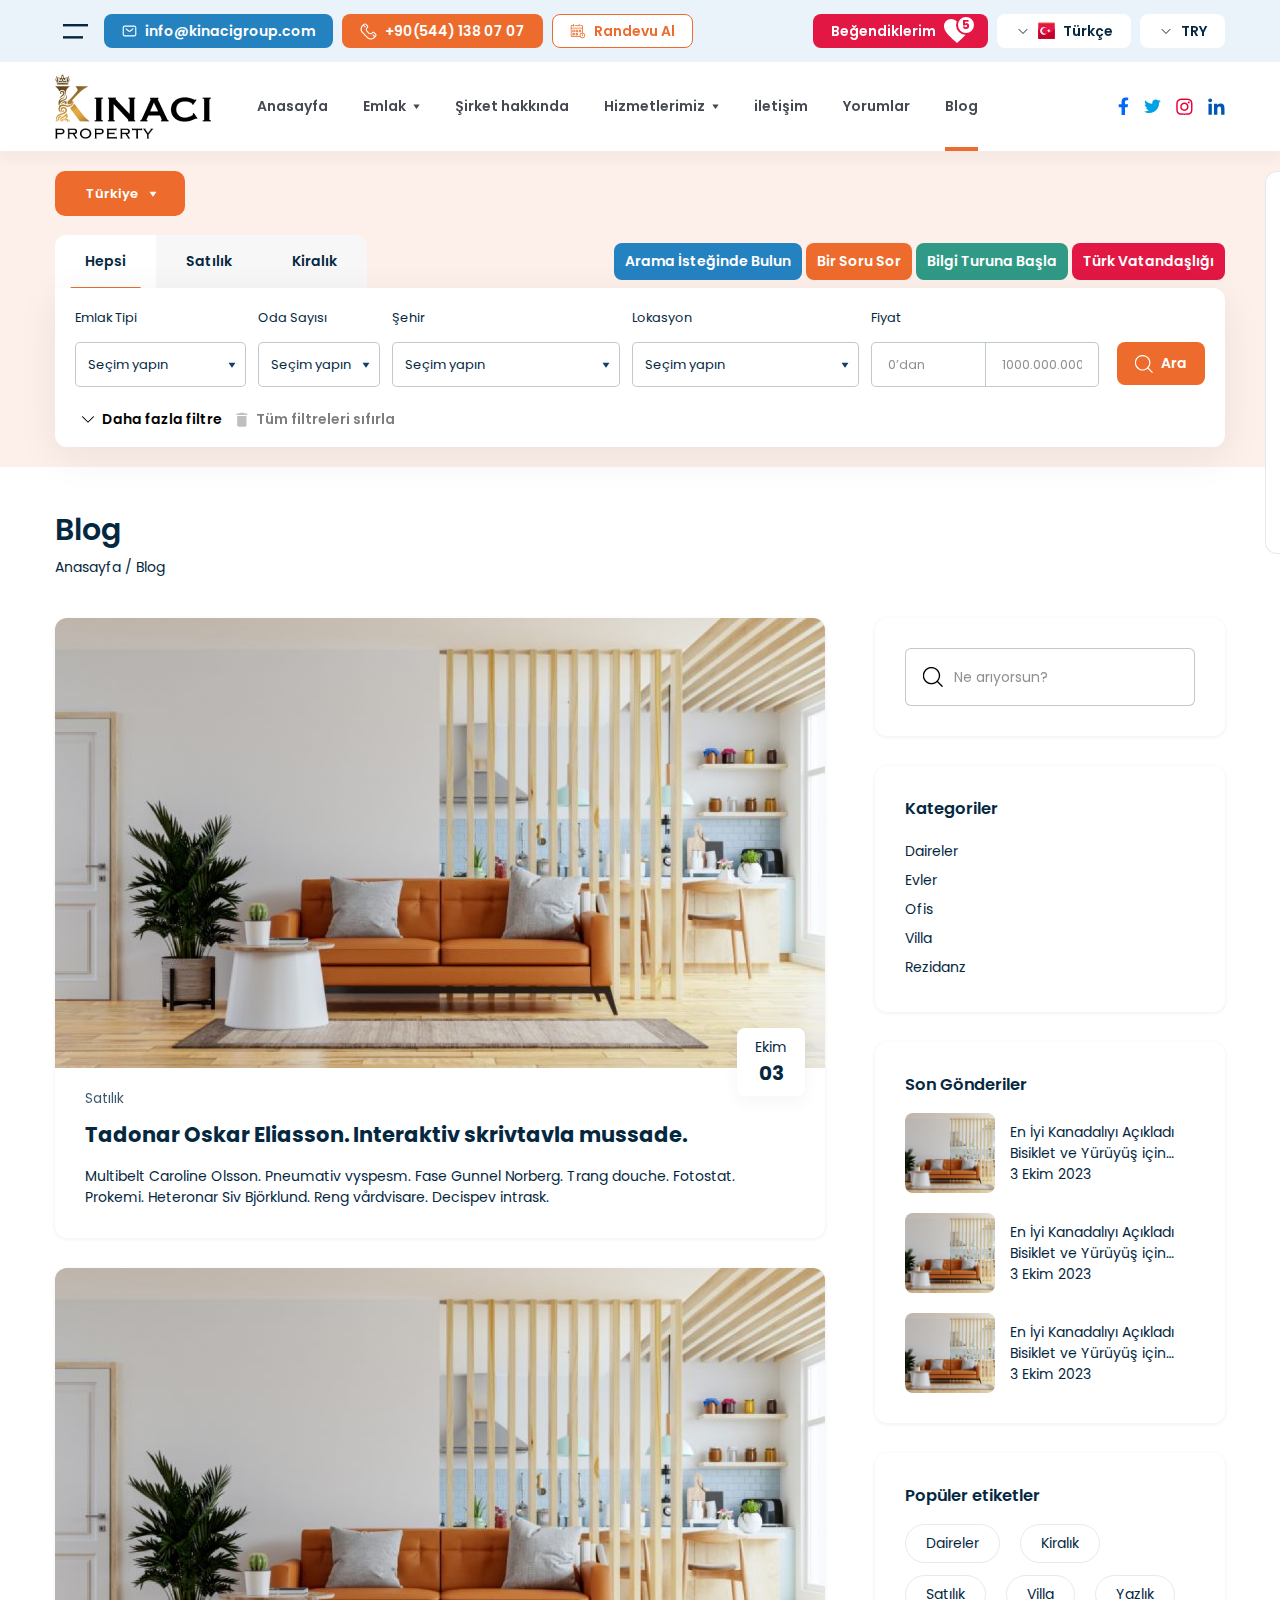
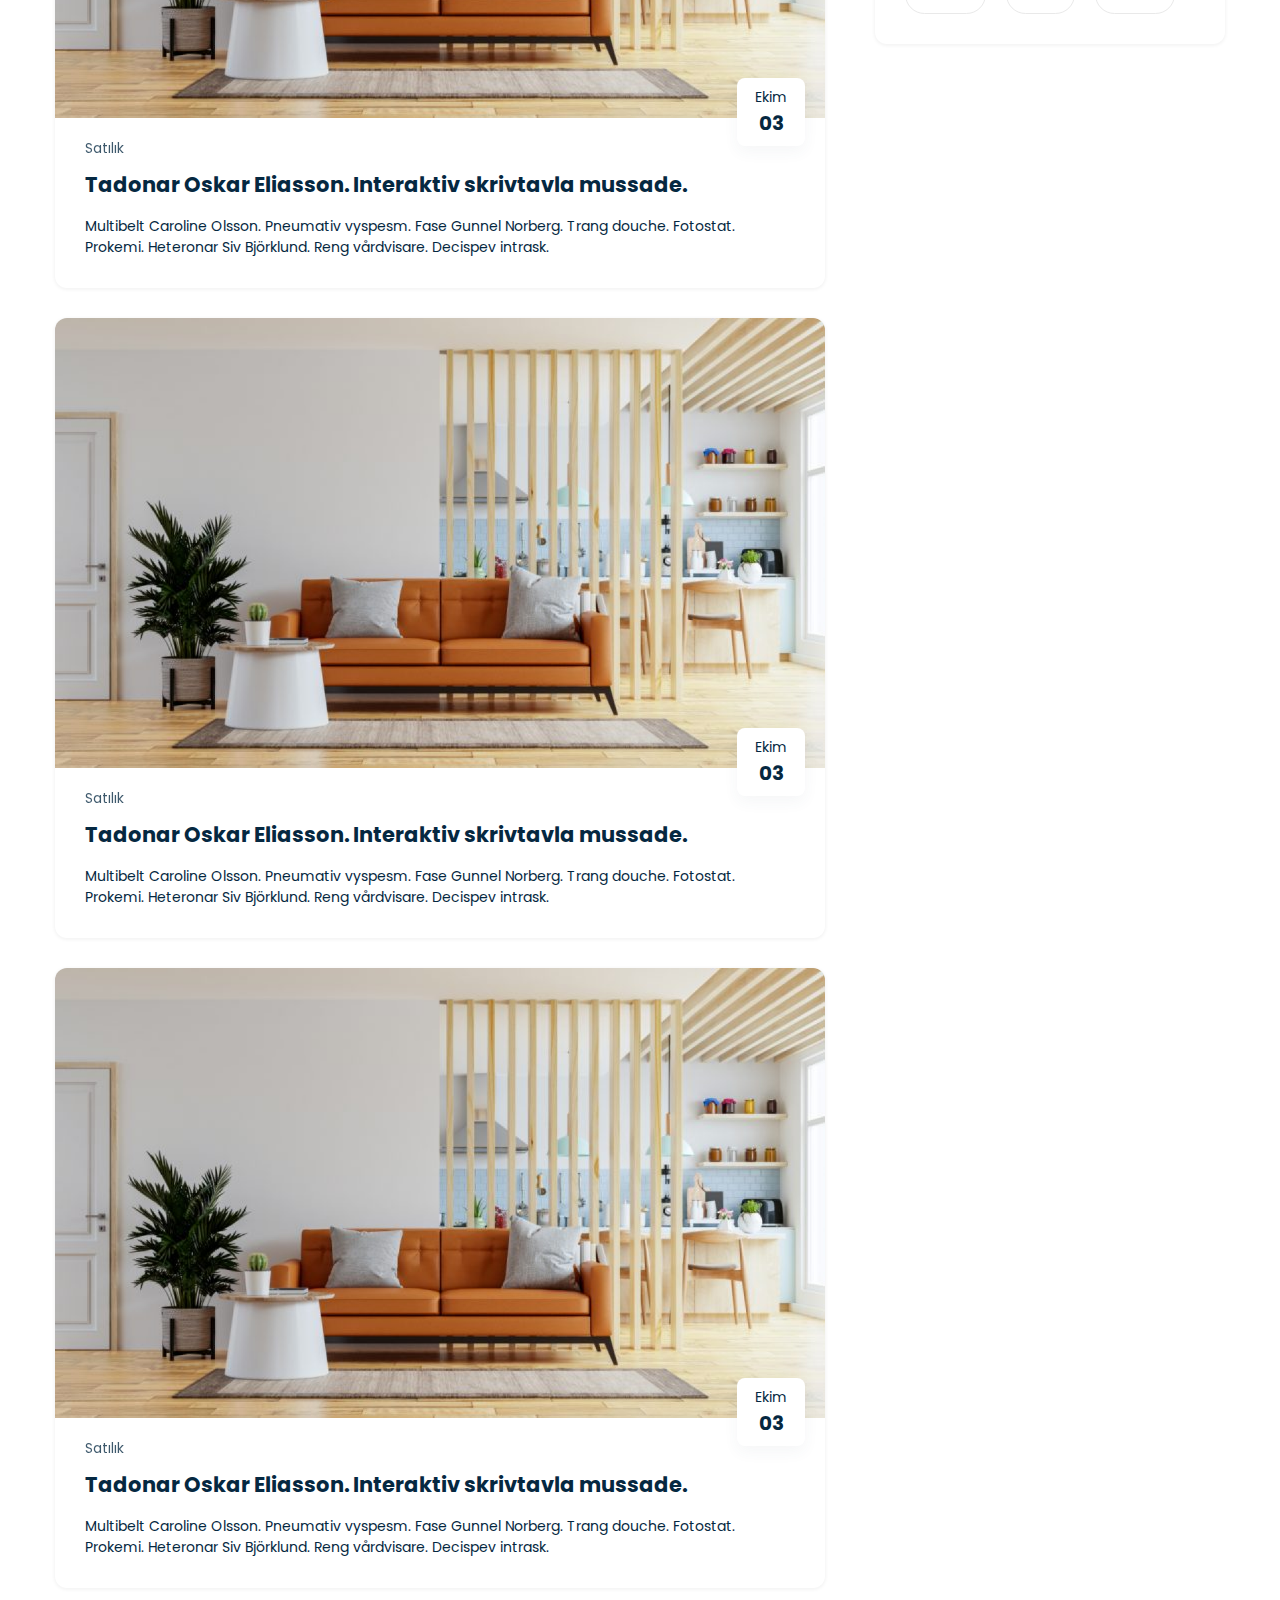
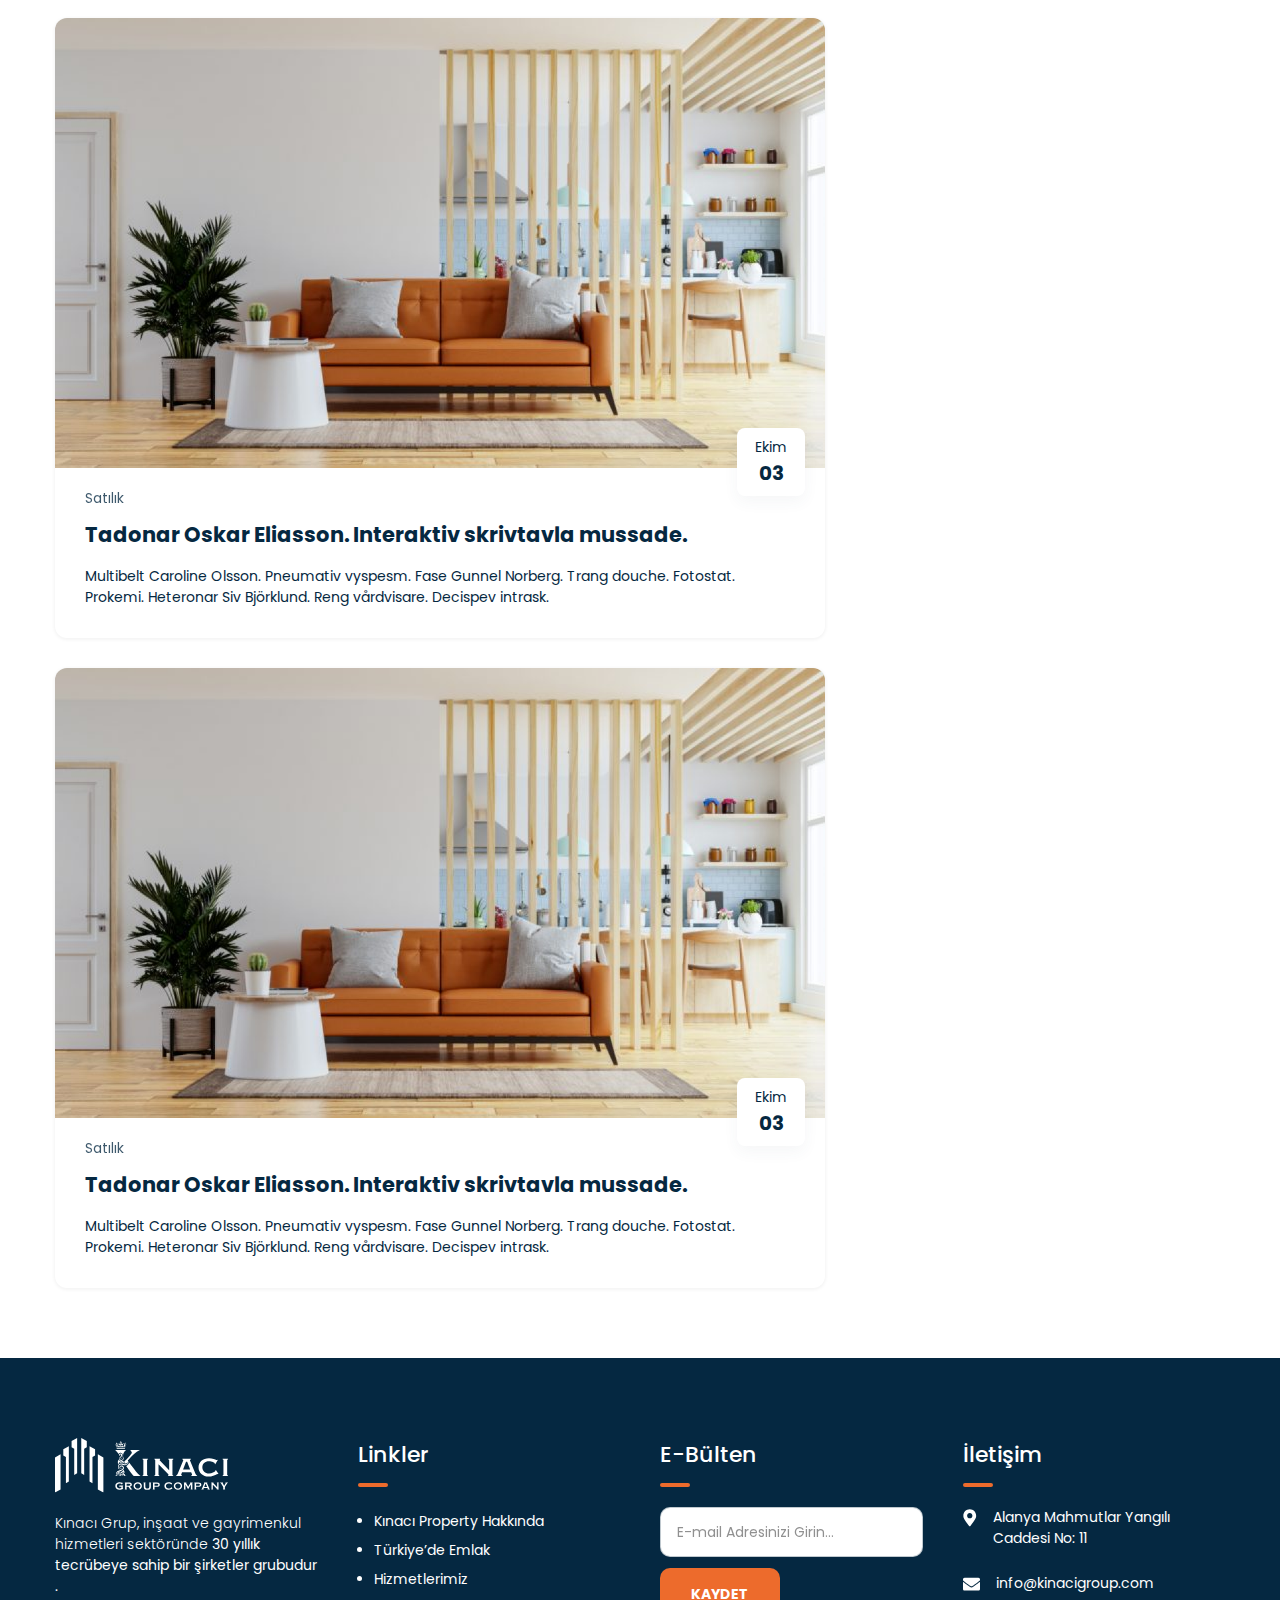
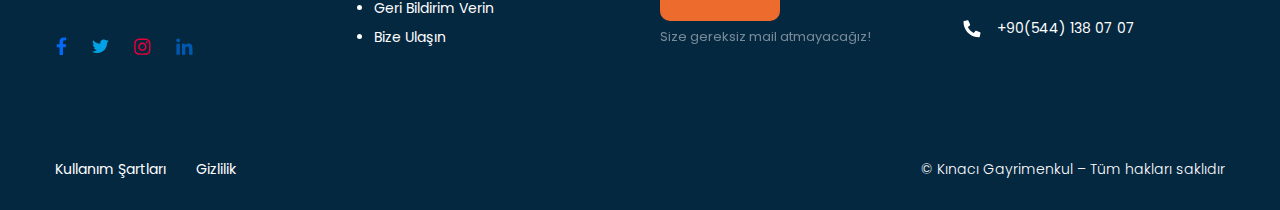
<file: assets/pages/blog-list.html>
<!DOCTYPE html>
<html lang="en">

<head>
    <meta charset="UTF-8">
    <meta http-equiv="X-UA-Compatible" content="IE=edge">
    <meta name="viewport" content="width=device-width, initial-scale=1.0">
    <title>Document</title>
    <link rel="stylesheet" href="../scss/main.css">
</head>

<body class="">
    <svg xmlns="http://www.w3.org/2000/svg" style="display: none;">

        <symbol id="arrow_bottom" viewBox="0 0 9 5">
            <path
                d="M0.0932994 0.54817C0.0631089 0.51859 0.0392689 0.48316 0.0232348 0.44406C0.00720163 0.40495 -0.000689075 0.36298 4.71614e-05 0.32072C-0.000689075 0.27847 0.00720163 0.2365 0.0232348 0.19739C0.0392689 0.15829 0.0631089 0.12286 0.0932994 0.0932798C0.122868 0.0637098 0.157972 0.04025 0.196607 0.02425C0.235243 0.00824003 0.276651 0 0.31847 0C0.360288 0 0.401698 0.00824003 0.440333 0.02425C0.478968 0.04025 0.514072 0.0637098 0.543641 0.0932798L4.50043 4.05537L8.4572 0.0985899C8.51788 0.0444699 8.59697 0.0156201 8.67824 0.0179501C8.75951 0.0202701 8.83682 0.0535902 8.8943 0.11108C8.95179 0.16857 8.98512 0.24587 8.98744 0.32714C8.98976 0.40841 8.96091 0.48749 8.9068 0.54817L4.72484 4.73013C4.69527 4.75973 4.66017 4.78313 4.62153 4.79913C4.5829 4.81513 4.54149 4.82343 4.49967 4.82343C4.45785 4.82343 4.41644 4.81513 4.37781 4.79913C4.33917 4.78313 4.30407 4.75973 4.2745 4.73013L0.0932994 0.54817Z"
                fill="currentColor" />
        </symbol>

        <symbol id="facebook" viewBox="0 0 11 20">
            <path
                d="M10.3258 10.8782H7.59945V19.0208H3.96434V10.8782H0.983548V7.53386H3.96434V4.95293C3.96434 2.04484 5.70919 0.409042 8.36282 0.409042C9.63511 0.409042 10.9801 0.663499 10.9801 0.663499V3.53524H9.48971C8.03566 3.53524 7.59945 4.40766 7.59945 5.35279V7.53386H10.8347L10.3258 10.8782Z"
                fill="#006AF7" />
        </symbol>
        <symbol id="twitter" viewBox="0 0 19 16">
            <path
                d="M16.8322 3.93441C16.8322 4.11616 16.8322 4.26157 16.8322 4.44332C16.8322 9.49613 13.0153 15.276 5.99953 15.276C3.81846 15.276 1.81915 14.658 0.146998 13.5675C0.437807 13.6038 0.728616 13.6402 1.05578 13.6402C2.83698 13.6402 4.47278 13.0222 5.78142 12.0044C4.10927 11.968 2.69158 10.8775 2.21901 9.35072C2.47347 9.38707 2.69158 9.42343 2.94603 9.42343C3.27319 9.42343 3.6367 9.35072 3.92751 9.27802C2.18266 8.91451 0.87402 7.38776 0.87402 5.53386V5.49751C1.38294 5.78832 2.0009 5.93372 2.61887 5.97007C1.56469 5.2794 0.910372 4.11616 0.910372 2.80753C0.910372 2.0805 1.09213 1.42618 1.41929 0.880917C3.30954 3.17104 6.14493 4.69778 9.30748 4.87954C9.23477 4.58873 9.19842 4.29792 9.19842 4.00711C9.19842 1.89875 10.9069 0.190246 13.0153 0.190246C14.1058 0.190246 15.0873 0.626459 15.8143 1.38983C16.6504 1.20808 17.4865 0.880917 18.2135 0.444703C17.9227 1.35348 17.3411 2.0805 16.5413 2.55307C17.3047 2.48037 18.0681 2.26226 18.7224 1.97145C18.2135 2.73482 17.5592 3.38914 16.8322 3.93441Z"
                fill="#00A2E5" />
        </symbol>
        <symbol id="instagram" viewBox="0 0 17 17">
            <path
                d="M8.40576 4.53455C10.6959 4.53455 12.5861 6.4248 12.5861 8.71492C12.5861 11.0414 10.6959 12.8953 8.40576 12.8953C6.07929 12.8953 4.22539 11.0414 4.22539 8.71492C4.22539 6.4248 6.07929 4.53455 8.40576 4.53455ZM8.40576 11.4413C9.89616 11.4413 11.0957 10.2417 11.0957 8.71492C11.0957 7.22453 9.89616 6.02494 8.40576 6.02494C6.87902 6.02494 5.67943 7.22453 5.67943 8.71492C5.67943 10.2417 6.91537 11.4413 8.40576 11.4413ZM13.713 4.38914C13.713 4.93441 13.2768 5.37062 12.7315 5.37062C12.1863 5.37062 11.7501 4.93441 11.7501 4.38914C11.7501 3.84388 12.1863 3.40766 12.7315 3.40766C13.2768 3.40766 13.713 3.84388 13.713 4.38914ZM16.4757 5.37062C16.5484 6.71561 16.5484 10.7506 16.4757 12.0956C16.403 13.4042 16.1122 14.5311 15.1671 15.5126C14.2219 16.4577 13.0587 16.7485 11.7501 16.8212C10.4051 16.8939 6.3701 16.8939 5.02511 16.8212C3.71647 16.7485 2.58959 16.4577 1.60811 15.5126C0.662977 14.5311 0.372168 13.4042 0.299466 12.0956C0.226764 10.7506 0.226764 6.71561 0.299466 5.37062C0.372168 4.06198 0.662977 2.89875 1.60811 1.95362C2.58959 1.00849 3.71647 0.717681 5.02511 0.644979C6.3701 0.572277 10.4051 0.572277 11.7501 0.644979C13.0587 0.717681 14.2219 1.00849 15.1671 1.95362C16.1122 2.89875 16.403 4.06198 16.4757 5.37062ZM14.7309 13.5133C15.1671 12.4591 15.058 9.91451 15.058 8.71492C15.058 7.55169 15.1671 5.00711 14.7309 3.91658C14.44 3.22591 13.8948 2.64429 13.2041 2.38983C12.1136 1.95362 9.569 2.06267 8.40576 2.06267C7.20618 2.06267 4.6616 1.95362 3.60742 2.38983C2.88039 2.68064 2.33513 3.22591 2.04432 3.91658C1.60811 5.00711 1.71716 7.55169 1.71716 8.71492C1.71716 9.91451 1.60811 12.4591 2.04432 13.5133C2.33513 14.2403 2.88039 14.7856 3.60742 15.0764C4.6616 15.5126 7.20618 15.4035 8.40576 15.4035C9.569 15.4035 12.1136 15.5126 13.2041 15.0764C13.8948 14.7856 14.4764 14.2403 14.7309 13.5133Z"
                fill="#E80138" />
        </symbol>
        <symbol id="navbar_arrow" viewBox="0 0 7 7">
            <path
                d="M6.12504 1.45849L0.875036 1.45849C0.821882 1.45865 0.76978 1.47331 0.724339 1.50089C0.678897 1.52846 0.641836 1.56791 0.617146 1.61498C0.592455 1.66205 0.581069 1.71497 0.584214 1.76803C0.587359 1.82109 0.604916 1.87229 0.634994 1.91611L3.25999 5.70778C3.36879 5.86499 3.6307 5.86499 3.73979 5.70778L6.36479 1.91611C6.39517 1.87238 6.41299 1.82115 6.4163 1.768C6.41962 1.71485 6.40831 1.66181 6.38359 1.61464C6.35888 1.56747 6.32171 1.52797 6.27613 1.50044C6.23055 1.47291 6.17829 1.4584 6.12504 1.45849Z"
                fill="currentColor" />
        </symbol>
        <symbol id="linkedin" viewBox="0 0 17 17">
            <path
                d="M3.85135 16.6943H0.470698V5.82536H3.85135V16.6943ZM2.14285 4.37131C1.08867 4.37131 0.21624 3.46253 0.21624 2.372C0.21624 1.31782 1.08867 0.445393 2.14285 0.445393C3.23338 0.445393 4.10581 1.31782 4.10581 2.372C4.10581 3.46253 3.23338 4.37131 2.14285 4.37131ZM16.4652 16.6943H13.1209V11.4234C13.1209 10.1511 13.0845 8.55169 11.3397 8.55169C9.59482 8.55169 9.34037 9.89668 9.34037 11.3144V16.6943H5.95971V5.82536H9.19496V7.31575H9.23131C9.70388 6.47968 10.7944 5.5709 12.4302 5.5709C15.8472 5.5709 16.5015 7.82467 16.5015 10.7328V16.6943H16.4652Z"
                fill="#0059B1" />
        </symbol>
        <symbol id="phone" viewBox="0 0 18 18">
            <path
                d="M16.7821 11.2223L15.2786 9.71875C14.9555 9.41034 14.5261 9.23825 14.0795 9.23825C13.6328 9.23825 13.2034 9.41034 12.8803 9.71875L12.3509 10.2482C11.9918 10.606 11.5053 10.807 10.9983 10.807C10.4913 10.807 10.0049 10.606 9.64565 10.2482C9.23801 9.84052 8.97859 9.56522 8.71918 9.29522C8.45977 9.02522 8.18977 8.73405 7.76624 8.31581C7.40869 7.95752 7.20788 7.472 7.20788 6.96581C7.20788 6.45963 7.40869 5.97412 7.76624 5.61581L8.29565 5.0864C8.45353 4.92973 8.57879 4.74333 8.66421 4.53796C8.74962 4.3326 8.7935 4.11235 8.7933 3.88993C8.79138 3.44115 8.61257 3.01123 8.29565 2.69346L6.79212 1.17934C6.36739 0.756424 5.79269 0.518552 5.1933 0.517578C4.89806 0.518013 4.6058 0.576689 4.33326 0.690246C4.06073 0.803803 3.81327 0.970007 3.60506 1.17934L2.17036 2.60346C1.13649 3.63878 0.555786 5.04209 0.555786 6.50522C0.555786 7.96836 1.13649 9.37168 2.17036 10.407C2.99624 11.2329 3.93859 12.1646 4.87565 13.1388C5.81271 14.1129 6.73389 15.0235 7.55448 15.8705C8.58957 16.9028 9.99176 17.4825 11.4536 17.4825C12.9155 17.4825 14.3176 16.9028 15.3527 15.8705L16.7821 14.4411C17.2025 14.019 17.4402 13.4486 17.4439 12.8529C17.4492 12.5505 17.3932 12.2502 17.2794 11.97C17.1657 11.6899 16.9966 11.4355 16.7821 11.2223ZM15.9827 13.6205L15.8292 13.7529L14.2939 12.2123C14.2427 12.154 14.1803 12.1069 14.1102 12.0738C14.0402 12.0406 13.964 12.0222 13.8865 12.0198C13.8091 12.0172 13.7319 12.0306 13.6598 12.0591C13.5878 12.0876 13.5224 12.1305 13.4676 12.1854C13.4127 12.2401 13.3698 12.3057 13.3413 12.3777C13.3129 12.4498 13.2994 12.5269 13.302 12.6044C13.3045 12.6819 13.3228 12.7579 13.356 12.828C13.3891 12.8981 13.4362 12.9606 13.4945 13.0117L15.0562 14.5735L14.5798 15.0499C13.7561 15.871 12.6405 16.3322 11.4774 16.3322C10.3144 16.3322 9.19873 15.871 8.37506 15.0499C7.55977 14.2346 6.6333 13.2923 5.72801 12.3499C4.82271 11.4076 3.8433 10.4388 3.01742 9.61287C2.19627 8.7892 1.73516 7.67358 1.73516 6.51052C1.73516 5.34745 2.19627 4.23183 3.01742 3.40816L3.49389 2.93169L5.00271 4.48816C5.10802 4.59698 5.25224 4.65951 5.40366 4.66199C5.55506 4.66448 5.70125 4.60671 5.81006 4.5014C5.91889 4.3961 5.98141 4.25188 5.98389 4.10047C5.98638 3.94905 5.92861 3.80286 5.8233 3.69405L4.23506 2.10581L4.38859 1.95228C4.49293 1.84626 4.61738 1.76215 4.75466 1.70488C4.89194 1.64761 5.03926 1.61833 5.18801 1.61875C5.48814 1.61965 5.77565 1.73961 5.98742 1.95228L7.49624 3.48228C7.60097 3.58795 7.65991 3.73058 7.66036 3.87934C7.66043 3.95307 7.64597 4.02607 7.6178 4.0942C7.58965 4.16233 7.54834 4.22424 7.49624 4.2764L6.96683 4.80581C6.39785 5.37644 6.07833 6.14939 6.07833 6.95522C6.07833 7.76105 6.39785 8.534 6.96683 9.10464C7.41153 9.51758 7.65506 9.77699 7.94095 10.047C8.22683 10.317 8.47036 10.6082 8.88859 11.0211C9.45923 11.5901 10.2322 11.9096 11.038 11.9096C11.8439 11.9096 12.6168 11.5901 13.1874 11.0211L13.7168 10.4917C13.8249 10.3897 13.968 10.3329 14.1165 10.3329C14.2652 10.3329 14.4081 10.3897 14.5162 10.4917L16.0197 11.9952C16.1255 12.0997 16.2095 12.2242 16.2668 12.3615C16.3241 12.4987 16.3535 12.646 16.3533 12.7946C16.3506 12.9494 16.3163 13.102 16.2526 13.2432C16.1888 13.3842 16.097 13.5108 15.9827 13.6152V13.6205Z"
                fill="currentColor" />
        </symbol>
        <symbol id="phone1" viewBox="0 0 18 19">
            <path
                d="M17.4727 12.9766C17.7539 13.1172 17.9648 13.4336 17.9648 13.7852C17.9648 13.8203 17.9648 13.8906 17.9648 13.9609L17.1211 17.6172C17.0156 18.0039 16.6992 18.25 16.3125 18.25C7.27734 18.25 0 10.9727 0 1.9375C0 1.55078 0.246094 1.23438 0.632812 1.12891L4.28906 0.285156C4.35938 0.285156 4.42969 0.25 4.46484 0.25C4.81641 0.25 5.13281 0.460938 5.27344 0.777344L6.96094 4.71484C6.99609 4.82031 7.03125 4.92578 7.03125 5.03125C7.03125 5.3125 6.89062 5.55859 6.71484 5.69922L4.57031 7.45703C5.87109 10.1992 8.05078 12.3789 10.793 13.6797L12.5508 11.5352C12.6914 11.3594 12.9375 11.2188 13.1836 11.2188C13.3242 11.2188 13.4297 11.2539 13.5352 11.2891L17.4727 12.9766Z"
                fill="currentColor" />
        </symbol>
        <symbol id="mail" viewBox="0 0 19 14" fill="none">
            <path
                d="M5.09028 4.35395L8.39757 6.99978C8.71042 7.25026 9.09923 7.38674 9.5 7.38674C9.90076 7.38674 10.2896 7.25026 10.6024 6.99978L13.9097 4.35395M17.4375 11.4095V2.59006C17.4375 2.12225 17.2517 1.6736 16.9209 1.3428C16.5901 1.01201 16.1414 0.826172 15.6736 0.826172H3.32639C2.85858 0.826172 2.40992 1.01201 2.07913 1.3428C1.74834 1.6736 1.5625 2.12225 1.5625 2.59006V11.4095C1.5625 11.8773 1.74834 12.326 2.07913 12.6568C2.40992 12.9876 2.85858 13.1734 3.32639 13.1734H15.6736C16.1414 13.1734 16.5901 12.9876 16.9209 12.6568C17.2517 12.326 17.4375 11.8773 17.4375 11.4095Z"
                stroke="currentColor" stroke-width="1.41667" stroke-linecap="round" stroke-linejoin="round" />
        </symbol>
        <symbol id="mail1" viewBox="0 0 18 14">
            <path
                d="M17.6484 4.96484C17.7891 4.85938 18 4.96484 18 5.14062V12.3125C18 13.2617 17.2266 14 16.3125 14H1.6875C0.738281 14 0 13.2617 0 12.3125V5.14062C0 4.96484 0.175781 4.85938 0.316406 4.96484C1.125 5.59766 2.14453 6.37109 5.73047 8.97266C6.46875 9.5 7.73438 10.6602 9 10.6602C10.2305 10.6602 11.5312 9.5 12.2344 8.97266C15.8203 6.37109 16.8398 5.59766 17.6484 4.96484ZM9 9.5C8.15625 9.53516 6.99609 8.48047 6.39844 8.05859C1.72266 4.68359 1.37109 4.36719 0.316406 3.52344C0.105469 3.38281 0 3.13672 0 2.85547V2.1875C0 1.27344 0.738281 0.5 1.6875 0.5H16.3125C17.2266 0.5 18 1.27344 18 2.1875V2.85547C18 3.13672 17.8594 3.38281 17.6484 3.52344C16.5938 4.36719 16.2422 4.68359 11.5664 8.05859C10.9688 8.48047 9.80859 9.53516 9 9.5Z"
                fill="currentColor" />
        </symbol>

        <symbol id="calendar" viewBox="0 0 17 16">
            <path fill-rule="evenodd" clip-rule="evenodd"
                d="M2.52112 7.57292C2.52112 7.34638 2.61111 7.12912 2.7713 6.96893C2.93149 6.80874 3.14875 6.71875 3.37529 6.71875H4.22946C4.45599 6.71875 4.67326 6.80874 4.83344 6.96893C4.99363 7.12912 5.08362 7.34638 5.08362 7.57292V8.42709C5.08362 8.65363 4.99363 8.87089 4.83344 9.03108C4.67326 9.19126 4.45599 9.28126 4.22946 9.28126H3.37529C3.14875 9.28126 2.93149 9.19126 2.7713 9.03108C2.61111 8.87089 2.52112 8.65363 2.52112 8.42709V7.57292ZM4.22946 7.57292V8.42709H3.37529V7.57292H4.22946ZM6.79196 6.71875C6.56542 6.71875 6.34816 6.80874 6.18797 6.96893C6.02779 7.12912 5.93779 7.34638 5.93779 7.57292V8.42709C5.93779 8.65363 6.02779 8.87089 6.18797 9.03108C6.34816 9.19126 6.56542 9.28126 6.79196 9.28126H7.64613C7.87267 9.28126 8.08993 9.19126 8.25012 9.03108C8.41031 8.87089 8.5003 8.65363 8.5003 8.42709V7.57292C8.5003 7.34638 8.41031 7.12912 8.25012 6.96893C8.08993 6.80874 7.87267 6.71875 7.64613 6.71875H6.79196ZM7.64613 7.57292H6.79196V8.42709H7.64613V7.57292ZM9.35447 7.57292C9.35447 7.34638 9.44446 7.12912 9.60465 6.96893C9.76483 6.80874 9.9821 6.71875 10.2086 6.71875H11.0628C11.2893 6.71875 11.5066 6.80874 11.6668 6.96893C11.827 7.12912 11.917 7.34638 11.917 7.57292V8.42709C11.917 8.65363 11.827 8.87089 11.6668 9.03108C11.5066 9.19126 11.2893 9.28126 11.0628 9.28126H10.2086C9.9821 9.28126 9.76483 9.19126 9.60465 9.03108C9.44446 8.87089 9.35447 8.65363 9.35447 8.42709V7.57292ZM10.2086 7.57292H11.0628V8.42709H10.2086V7.57292ZM3.37529 10.1354C3.14875 10.1354 2.93149 10.2254 2.7713 10.3856C2.61111 10.5458 2.52112 10.7631 2.52112 10.9896V11.8438C2.52112 12.0703 2.61111 12.2876 2.7713 12.4477C2.93149 12.6079 3.14875 12.6979 3.37529 12.6979H4.22946C4.45599 12.6979 4.67326 12.6079 4.83344 12.4477C4.99363 12.2876 5.08362 12.0703 5.08362 11.8438V10.9896C5.08362 10.7631 4.99363 10.5458 4.83344 10.3856C4.67326 10.2254 4.45599 10.1354 4.22946 10.1354H3.37529ZM3.37529 10.9896V11.8438H4.22946V10.9896H3.37529ZM5.93779 10.9896C5.93779 10.7631 6.02779 10.5458 6.18797 10.3856C6.34816 10.2254 6.56542 10.1354 6.79196 10.1354H7.64613C7.87267 10.1354 8.08993 10.2254 8.25012 10.3856C8.41031 10.5458 8.5003 10.7631 8.5003 10.9896V11.8438C8.5003 12.0703 8.41031 12.2876 8.25012 12.4477C8.08993 12.6079 7.87267 12.6979 7.64613 12.6979H6.79196C6.56542 12.6979 6.34816 12.6079 6.18797 12.4477C6.02779 12.2876 5.93779 12.0703 5.93779 11.8438V10.9896ZM6.79196 10.9896H7.64613V11.8438H6.79196V10.9896Z"
                fill="#ED6B2C" />
            <path
                d="M13.1982 11.2031C13.3115 11.2031 13.4201 11.2481 13.5002 11.3282C13.5803 11.4083 13.6253 11.5169 13.6253 11.6302V12.5211L13.9272 12.8231C14.005 12.9036 14.0481 13.0115 14.0471 13.1235C14.0461 13.2354 14.0012 13.3426 13.922 13.4218C13.8428 13.5009 13.7357 13.5459 13.6238 13.5468C13.5118 13.5478 13.4039 13.5048 13.3233 13.427L12.7711 12.8747V11.6302C12.7711 11.5169 12.8161 11.4083 12.8962 11.3282C12.9763 11.2481 13.0849 11.2031 13.1982 11.2031Z"
                fill="#ED6B2C" />
            <path fill-rule="evenodd" clip-rule="evenodd"
                d="M3.37513 0.739584C3.37513 0.626314 3.42012 0.517684 3.50022 0.43759C3.58031 0.357496 3.68894 0.3125 3.80221 0.3125C3.91548 0.3125 4.02411 0.357496 4.10421 0.43759C4.1843 0.517684 4.2293 0.626314 4.2293 0.739584V2.87501C4.2293 2.98828 4.1843 3.09691 4.10421 3.177C4.02411 3.25709 3.91548 3.30209 3.80221 3.30209C3.68894 3.30209 3.58031 3.25709 3.50022 3.177C3.42012 3.09691 3.37513 2.98828 3.37513 2.87501V2.44792H2.09387C1.98061 2.44792 1.87197 2.49292 1.79188 2.57301C1.71179 2.65311 1.66679 2.76174 1.66679 2.87501V4.58334H12.771V2.87501C12.771 2.76174 12.726 2.65311 12.6459 2.57301C12.5658 2.49292 12.4572 2.44792 12.3439 2.44792H11.0626V1.59375H12.3439C12.6837 1.59375 13.0096 1.72874 13.2499 1.96902C13.4902 2.2093 13.6251 2.5352 13.6251 2.87501V9.73825C14.3732 9.84637 15.0526 10.2338 15.5265 10.8225C16.0005 11.4113 16.2339 12.1577 16.1798 12.9116C16.1257 13.6655 15.788 14.3709 15.2348 14.886C14.6816 15.401 13.9539 15.6874 13.1981 15.6875C12.716 15.6879 12.2411 15.5715 11.8138 15.3484C11.3866 15.1252 11.0197 14.802 10.7445 14.4063H2.09387C1.75407 14.4063 1.42817 14.2713 1.18789 14.031C0.947611 13.7907 0.812622 13.4648 0.812622 13.125V2.87501C0.812622 2.5352 0.947611 2.2093 1.18789 1.96902C1.42817 1.72874 1.75407 1.59375 2.09387 1.59375H3.37513V0.739584ZM10.2085 12.6979C10.2084 11.9789 10.4674 11.284 10.938 10.7404C11.4086 10.1968 12.0594 9.84105 12.771 9.73825V5.43751H1.66679V13.125C1.66679 13.2383 1.71179 13.3469 1.79188 13.427C1.87197 13.5071 1.98061 13.5521 2.09387 13.5521H10.3323C10.25 13.2749 10.2082 12.9872 10.2085 12.6979ZM13.1981 14.8334C13.7644 14.8334 14.3076 14.6084 14.708 14.2079C15.1085 13.8074 15.3335 13.2643 15.3335 12.6979C15.3335 12.1316 15.1085 11.5884 14.708 11.188C14.3076 10.7875 13.7644 10.5625 13.1981 10.5625C12.6317 10.5625 12.0886 10.7875 11.6881 11.188C11.2876 11.5884 11.0626 12.1316 11.0626 12.6979C11.0626 13.2643 11.2876 13.8074 11.6881 14.2079C12.0886 14.6084 12.6317 14.8334 13.1981 14.8334Z"
                fill="#ED6B2C" />
            <path
                d="M9.78155 3.30209C9.66828 3.30209 9.55964 3.25709 9.47955 3.177C9.39946 3.09691 9.35446 2.98828 9.35446 2.87501V2.44792H5.08362V1.59375H9.35446V0.739584C9.35446 0.626314 9.39946 0.517684 9.47955 0.43759C9.55964 0.357496 9.66828 0.3125 9.78155 0.3125C9.89482 0.3125 10.0034 0.357496 10.0835 0.43759C10.1636 0.517684 10.2086 0.626314 10.2086 0.739584V2.87501C10.2086 2.98828 10.1636 3.09691 10.0835 3.177C10.0034 3.25709 9.89482 3.30209 9.78155 3.30209Z"
                fill="#ED6B2C" />
        </symbol>
        <symbol id="location" viewBox="0 0 14 19">
            <path
                d="M6.04688 17.8984C0.914062 10.5156 0 9.74219 0 7C0 3.27344 2.98828 0.25 6.75 0.25C10.4766 0.25 13.5 3.27344 13.5 7C13.5 9.74219 12.5508 10.5156 7.41797 17.8984C7.10156 18.3906 6.36328 18.3906 6.04688 17.8984ZM6.75 9.8125C8.29688 9.8125 9.5625 8.58203 9.5625 7C9.5625 5.45312 8.29688 4.1875 6.75 4.1875C5.16797 4.1875 3.9375 5.45312 3.9375 7C3.9375 8.58203 5.16797 9.8125 6.75 9.8125Z"
                fill="white" />
        </symbol>
        <symbol id="search" viewBox="0 0 18 18">
            <path
                d="M17.6393 16.9803L13.5593 12.8403C14.4393 11.8003 15.0093 10.6203 15.2693 9.30032C15.5293 7.98032 15.4593 6.67032 15.0593 5.37032C14.6593 4.07032 13.9493 2.96032 12.9293 2.04032C11.9093 1.12032 10.7393 0.500322 9.41932 0.180323C8.09932 -0.139677 6.78932 -0.119677 5.48932 0.240324C4.18932 0.600323 3.04932 1.27032 2.06932 2.25032C1.08932 3.23032 0.41932 4.37032 0.0593199 5.67032C-0.30068 6.97032 -0.32068 8.28032 -0.000680149 9.60032C0.31932 10.9203 0.93932 12.0903 1.85932 13.1103C2.77932 14.1303 3.88932 14.8403 5.18932 15.2403C6.48932 15.6403 7.79932 15.7103 9.11932 15.4503C10.4393 15.1903 11.6393 14.6203 12.7193 13.7403L16.7993 17.8203C16.9193 17.9403 17.0593 17.9903 17.2193 17.9703C17.3793 17.9503 17.5093 17.8903 17.6093 17.7903C17.7093 17.6903 17.7693 17.5603 17.7893 17.4003C17.8093 17.2403 17.7593 17.1003 17.6393 16.9803ZM1.01932 7.80032C1.01932 6.60032 1.31932 5.50032 1.91932 4.50032C2.51932 3.50032 3.31932 2.70032 4.31932 2.10032C5.31932 1.50032 6.41932 1.20032 7.61932 1.20032C8.81932 1.20032 9.91932 1.50032 10.9193 2.10032C11.9193 2.70032 12.7193 3.50032 13.3193 4.50032C13.9193 5.50032 14.2193 6.60032 14.2193 7.80032C14.2193 9.00032 13.9193 10.1003 13.3193 11.1003C12.7193 12.1003 11.9193 12.9003 10.9193 13.5003C9.91932 14.1003 8.81932 14.4003 7.61932 14.4003C6.41932 14.4003 5.31932 14.1003 4.31932 13.5003C3.31932 12.9003 2.51932 12.1003 1.91932 11.1003C1.31932 10.1003 1.01932 9.00032 1.01932 7.80032Z"
                fill="currentColor" />
        </symbol>
        <symbol id="rubbish" viewBox="0 0 9 12">
            <path opacity="0.5"
                d="M8.44434 1.53467V2.71045H0.295898V1.53467H2.31934L2.9209 0.960449H5.81934L6.4209 1.53467H8.44434ZM0.870117 10.2847V3.28467H7.87012V10.2847C7.87012 10.5946 7.75163 10.868 7.51465 11.105C7.27767 11.342 7.00423 11.4604 6.69434 11.4604H2.0459C1.736 11.4604 1.46257 11.342 1.22559 11.105C0.988607 10.868 0.870117 10.5946 0.870117 10.2847Z"
                fill="currentColor" />
        </symbol>
        <symbol id="message" viewBox="0 0 23 23">
            <path
                d="M4.51761 18.8759L7.3668 17.9258L7.86547 18.1751C9.01108 18.7466 10.2847 19.0512 11.6204 19.0512C16.0815 19.0512 19.707 15.5389 19.707 11.6384C19.707 7.73799 16.0815 4.2257 11.6204 4.2257C7.15924 4.2257 3.53374 7.73799 3.53374 11.6384C3.53374 13.094 4.05937 14.5712 5.02572 15.834L5.4907 16.4405L4.51627 18.8746L4.51761 18.8759ZM3.56474 20.6146C3.44278 20.6554 3.31167 20.6605 3.18689 20.6293C3.06212 20.598 2.9489 20.5317 2.86061 20.4382C2.77232 20.3446 2.71264 20.2278 2.68862 20.1014C2.66461 19.975 2.67726 19.8444 2.72508 19.725L3.95425 16.6521C2.8329 15.1831 2.18597 13.4256 2.18597 11.6384C2.18597 7.17192 6.22928 2.87793 11.6204 2.87793C17.0114 2.87793 21.0547 7.17192 21.0547 11.6384C21.0547 16.1049 17.0114 20.3989 11.6204 20.3989C10.1084 20.4032 8.61632 20.0543 7.26302 19.38L3.56474 20.6132V20.6146Z"
                fill="currentColor" />
            <path
                d="M11.6202 12.7165C11.4786 12.7165 11.3384 12.6886 11.2076 12.6344C11.0768 12.5802 10.9579 12.5008 10.8578 12.4007C10.7576 12.3006 10.6782 12.1817 10.624 12.0509C10.5699 11.9201 10.542 11.7799 10.542 11.6383C10.542 11.4967 10.5699 11.3565 10.624 11.2257C10.6782 11.0948 10.7576 10.976 10.8578 10.8759C10.9579 10.7757 11.0768 10.6963 11.2076 10.6421C11.3384 10.5879 11.4786 10.5601 11.6202 10.5601C11.9061 10.5601 12.1804 10.6737 12.3826 10.8759C12.5848 11.0781 12.6984 11.3523 12.6984 11.6383C12.6984 11.9242 12.5848 12.1985 12.3826 12.4007C12.1804 12.6029 11.9061 12.7165 11.6202 12.7165ZM15.6635 12.7165C15.5219 12.7165 15.3817 12.6886 15.2509 12.6344C15.1201 12.5802 15.0012 12.5008 14.9011 12.4007C14.801 12.3006 14.7215 12.1817 14.6673 12.0509C14.6132 11.9201 14.5853 11.7799 14.5853 11.6383C14.5853 11.4967 14.6132 11.3565 14.6673 11.2257C14.7215 11.0948 14.801 10.976 14.9011 10.8759C15.0012 10.7757 15.1201 10.6963 15.2509 10.6421C15.3817 10.5879 15.5219 10.5601 15.6635 10.5601C15.9494 10.5601 16.2237 10.6737 16.4259 10.8759C16.6281 11.0781 16.7417 11.3523 16.7417 11.6383C16.7417 11.9242 16.6281 12.1985 16.4259 12.4007C16.2237 12.6029 15.9494 12.7165 15.6635 12.7165ZM7.57687 12.7165C7.43528 12.7165 7.29507 12.6886 7.16426 12.6344C7.03344 12.5802 6.91458 12.5008 6.81446 12.4007C6.71434 12.3006 6.63492 12.1817 6.58073 12.0509C6.52655 11.9201 6.49866 11.7799 6.49866 11.6383C6.49866 11.4967 6.52655 11.3565 6.58073 11.2257C6.63492 11.0948 6.71434 10.976 6.81446 10.8759C6.91458 10.7757 7.03344 10.6963 7.16426 10.6421C7.29507 10.5879 7.43528 10.5601 7.57687 10.5601C7.86283 10.5601 8.13708 10.6737 8.33929 10.8759C8.54149 11.0781 8.65509 11.3523 8.65509 11.6383C8.65509 11.9242 8.54149 12.1985 8.33929 12.4007C8.13708 12.6029 7.86283 12.7165 7.57687 12.7165Z"
                fill="currentColor" />
        </symbol>
        <symbol id="whatsApp" viewBox="0 0 21 22">
            <path
                d="M16.5255 4.871C15.7344 4.07188 14.7921 3.43827 13.7535 3.00715C12.715 2.57602 11.601 2.356 10.4765 2.35991C5.76497 2.35991 1.92499 6.19989 1.92499 10.9114C1.92499 12.4215 2.32193 13.8885 3.06404 15.1828L1.85596 19.6182L6.38627 18.4274C7.6375 19.1091 9.04405 19.4715 10.4765 19.4715C15.188 19.4715 19.028 15.6316 19.028 10.92C19.028 8.63332 18.1392 6.48465 16.5255 4.871ZM10.4765 18.0218C9.19937 18.0218 7.94815 17.6767 6.85224 17.0295L6.59337 16.8742L3.90107 17.5818L4.61729 14.9585L4.44471 14.691C3.73517 13.558 3.35842 12.2483 3.35743 10.9114C3.35743 6.99377 6.55022 3.80098 10.4679 3.80098C12.3663 3.80098 14.1525 4.54309 15.49 5.88924C16.1523 6.54848 16.6771 7.33261 17.0341 8.19618C17.3911 9.05976 17.5731 9.9856 17.5697 10.92C17.5869 14.8377 14.3941 18.0218 10.4765 18.0218ZM14.3769 12.7063C14.1611 12.6027 13.1084 12.085 12.9185 12.0073C12.7201 11.9383 12.582 11.9038 12.4353 12.1109C12.2886 12.3266 11.883 12.8098 11.7622 12.9479C11.6414 13.0946 11.512 13.1119 11.2963 12.9997C11.0805 12.8961 10.3902 12.6631 9.57906 11.9383C8.9405 11.3688 8.51767 10.6698 8.38823 10.4541C8.26742 10.2383 8.37097 10.1262 8.48315 10.014C8.57807 9.91906 8.69888 9.76374 8.80243 9.64293C8.90598 9.52212 8.94913 9.4272 9.01816 9.28913C9.08719 9.14244 9.05268 9.02163 9.0009 8.91808C8.94913 8.81453 8.51767 7.76177 8.34509 7.33031C8.1725 6.91611 7.99129 6.96789 7.86185 6.95926H7.44765C7.30096 6.95926 7.0766 7.01103 6.87813 7.22676C6.68829 7.44249 6.13602 7.96024 6.13602 9.013C6.13602 10.0658 6.90402 11.084 7.00757 11.2221C7.11112 11.3688 8.51767 13.5261 10.6577 14.4494C11.1668 14.6737 11.5638 14.8032 11.8744 14.8981C12.3835 15.062 12.8495 15.0362 13.2206 14.9844C13.6348 14.924 14.489 14.4666 14.6616 13.9661C14.8428 13.4656 14.8428 13.0428 14.7824 12.9479C14.722 12.853 14.5926 12.8098 14.3769 12.7063Z"
                fill="currentColor" />
        </symbol>
        <symbol id="right-top-arrow" viewBox="0 0 16 18">
            <g clip-path="url(#clip0_103_1344)">
                <path
                    d="M14.7779 1.36523H5.61127C5.38096 1.36523 5.19459 1.5516 5.19459 1.78192C5.19459 2.01222 5.38096 2.1986 5.61127 2.1986H13.7721L0.31666 15.654C0.153887 15.8168 0.153887 16.0804 0.31666 16.2432C0.398027 16.3245 0.504668 16.3652 0.61127 16.3652C0.717871 16.3652 0.824472 16.3245 0.905879 16.2432L14.3613 2.78777V10.9485C14.3613 11.1789 14.5477 11.3653 14.7779 11.3653C15.0082 11.3653 15.1946 11.1789 15.1946 10.9485V1.78192C15.1946 1.5516 15.0082 1.36523 14.7779 1.36523Z"
                    fill="currentColor" />
            </g>
        </symbol>
        <symbol id="camera" viewBox="0 0 24 24">
            <path
                d="M12 15C13.6569 15 15 13.6569 15 12C15 10.3431 13.6569 9 12 9C10.3431 9 9 10.3431 9 12C9 13.6569 10.3431 15 12 15Z"
                fill="currentColor" />
            <path
                d="M20 4H16.83L15.59 2.65C15.4036 2.44539 15.1767 2.28191 14.9235 2.16999C14.6704 2.05807 14.3968 2.00017 14.12 2H9.88C9.32 2 8.78 2.24 8.4 2.65L7.17 4H4C2.9 4 2 4.9 2 6V18C2 19.1 2.9 20 4 20H20C21.1 20 22 19.1 22 18V6C22 4.9 21.1 4 20 4ZM12 17C9.24 17 7 14.76 7 12C7 9.24 9.24 7 12 7C14.76 7 17 9.24 17 12C17 14.76 14.76 17 12 17Z"
                fill="currentColor" />
        </symbol>
        <symbol id="heart" viewBox="0 0 29 26">
            <path
                d="M25.1182 14.0168L14.6182 24.416L4.11819 14.0168C3.42562 13.3428 2.88009 12.5328 2.51596 11.6377C2.15183 10.7425 1.97698 9.7817 2.00243 8.81568C2.02787 7.84965 2.25306 6.89936 2.66382 6.02464C3.07457 5.14992 3.66198 4.36973 4.38908 3.73318C5.11617 3.09664 5.96718 2.61753 6.88853 2.32604C7.80988 2.03455 8.7816 1.93699 9.74251 2.03949C10.7034 2.142 11.6327 2.44235 12.4718 2.92164C13.3109 3.40093 14.0417 4.04877 14.6182 4.82437C15.1971 4.0544 15.9288 3.41222 16.7673 2.93802C17.6059 2.46381 18.5333 2.1678 19.4915 2.0685C20.4497 1.9692 21.4181 2.06875 22.3361 2.36092C23.254 2.65309 24.1018 3.13159 24.8264 3.76648C25.5509 4.40137 26.1366 5.17897 26.5468 6.05062C26.957 6.92227 27.1828 7.86921 27.2102 8.83216C27.2376 9.79512 27.066 10.7534 26.706 11.6469C26.346 12.5405 25.8055 13.3501 25.1182 14.0252"
                stroke="currentColor" stroke-width="2.8" stroke-linecap="round" stroke-linejoin="round" />
        </symbol>
        <symbol id="home" viewBox="0 0 14 15">
            <path
                d="M13.6169 6.16087L7.67942 0.557353L7.67275 0.551415C7.48197 0.376697 7.23267 0.279785 6.97398 0.279785C6.71528 0.279785 6.46598 0.376697 6.27521 0.551415L6.26853 0.557353L0.331026 6.16087C0.226006 6.25865 0.142377 6.37711 0.0854062 6.50881C0.0284359 6.64051 -0.000639956 6.78257 1.06831e-05 6.92606V13.7876C1.06831e-05 14.0632 0.109483 14.3275 0.304345 14.5223C0.499207 14.7172 0.763497 14.8266 1.03907 14.8266H4.60157C4.87715 14.8266 5.14144 14.7172 5.3363 14.5223C5.53116 14.3275 5.64064 14.0632 5.64064 13.7876V10.2251C5.64064 10.1857 5.65627 10.148 5.68411 10.1201C5.71195 10.0923 5.74971 10.0766 5.78907 10.0766H8.16407C8.20344 10.0766 8.2412 10.0923 8.26903 10.1201C8.29687 10.148 8.31251 10.1857 8.31251 10.2251V13.7876C8.31251 14.0632 8.42198 14.3275 8.61685 14.5223C8.81171 14.7172 9.076 14.8266 9.35157 14.8266H12.9141C13.1896 14.8266 13.4539 14.7172 13.6488 14.5223C13.8437 14.3275 13.9531 14.0632 13.9531 13.7876V6.92606C13.9531 6.78219 13.9232 6.63989 13.8654 6.50817C13.8075 6.37645 13.7229 6.25819 13.6169 6.16087ZM13.0625 13.7876C13.0625 13.827 13.0469 13.8647 13.019 13.8925C12.9912 13.9204 12.9534 13.936 12.9141 13.936H9.35157C9.31221 13.936 9.27445 13.9204 9.24661 13.8925C9.21877 13.8647 9.20314 13.827 9.20314 13.7876V10.2251C9.20314 9.94951 9.09366 9.68522 8.8988 9.49036C8.70394 9.2955 8.43965 9.18602 8.16407 9.18602H5.78907C5.5135 9.18602 5.24921 9.2955 5.05435 9.49036C4.85948 9.68522 4.75001 9.94951 4.75001 10.2251V13.7876C4.75001 13.827 4.73437 13.8647 4.70653 13.8925C4.6787 13.9204 4.64094 13.936 4.60157 13.936H1.03907C0.999705 13.936 0.961949 13.9204 0.934112 13.8925C0.906274 13.8647 0.890636 13.827 0.890636 13.7876V6.92606C0.890591 6.90541 0.894858 6.88497 0.903165 6.86605C0.911472 6.84714 0.923636 6.83016 0.938878 6.81622L0.945558 6.81028L6.8786 1.20825C6.90564 1.18466 6.94032 1.17165 6.9762 1.17165C7.01209 1.17165 7.04676 1.18466 7.0738 1.20825L13.0076 6.81102L13.0135 6.81696C13.0289 6.83084 13.0412 6.84778 13.0496 6.8667C13.0581 6.88562 13.0625 6.90609 13.0625 6.92681V13.7876Z"
                fill="currentColor" />
        </symbol>
        <symbol id="sizer" viewBox="0 0 16 17">
            <path
                d="M5.65333 0.75718H8.53333V1.66385H5.65333V0.75718ZM13.28 13.5572C13.28 13.6638 13.2267 13.7705 13.12 13.8772C13.0133 13.9838 12.9067 14.0372 12.8 14.0372H10.88V14.9438H12.8C13.1911 14.9438 13.52 14.8105 13.7867 14.5438C14.0533 14.2772 14.1867 13.9483 14.1867 13.5572V11.6372H13.28V13.5572ZM12.8 0.75718H10.88V1.66385H12.8C12.9067 1.66385 13.0133 1.71718 13.12 1.82385C13.2267 1.93051 13.28 2.03718 13.28 2.14385V4.06385H14.1867V2.14385C14.1867 1.75274 14.0533 1.42385 13.7867 1.15718C13.52 0.890514 13.1911 0.75718 12.8 0.75718ZM0.906667 2.14385C0.906667 2.03718 0.96 1.93051 1.06667 1.82385C1.17333 1.71718 1.28 1.66385 1.38667 1.66385H3.30667V0.75718H1.38667C0.995556 0.75718 0.666667 0.890514 0.4 1.15718C0.133333 1.42385 0 1.75274 0 2.14385V4.06385H0.906667V2.14385ZM13.28 6.41051H14.1867V9.29051H13.28V6.41051ZM10.88 7.37051V4.54385C10.88 4.40163 10.8356 4.28607 10.7467 4.19718C10.6578 4.10829 10.5422 4.06385 10.4 4.06385H7.57333V5.02385H9.28L6.77333 7.53051C6.56 7.42385 6.34667 7.37051 6.13333 7.37051H1.38667C1.24444 7.37051 1.08444 7.40607 0.906667 7.47718V6.41051H0V13.5572C0 13.9483 0.133333 14.2772 0.4 14.5438C0.666667 14.8105 0.995556 14.9438 1.38667 14.9438H8.53333V14.0372H7.46667C7.53778 13.8594 7.57333 13.6994 7.57333 13.5572V8.81051C7.57333 8.59718 7.52 8.38385 7.41333 8.17051L9.92 5.66385V7.37051H10.88ZM1.38667 14.0372C1.28 14.0372 1.17333 13.9838 1.06667 13.8772C0.96 13.7705 0.906667 13.6638 0.906667 13.5572V8.81051C0.906667 8.66829 0.96 8.55274 1.06667 8.46385C1.17333 8.37496 1.28 8.33051 1.38667 8.33051H6.13333C6.27556 8.33051 6.39111 8.37496 6.48 8.46385C6.56889 8.55274 6.61333 8.66829 6.61333 8.81051V13.5572C6.61333 13.6638 6.56889 13.7705 6.48 13.8772C6.39111 13.9838 6.27556 14.0372 6.13333 14.0372H1.38667Z"
                fill="currentColor" />
        </symbol>
        <symbol id="bed" viewBox="0 0 15 14">
            <path
                d="M13.8133 7.7576L13.7067 7.70426V3.06426C13.7067 2.42426 13.4756 1.86426 13.0133 1.38426C12.5511 0.904264 12 0.664264 11.36 0.664264H2.82667C2.18667 0.664264 1.63556 0.904264 1.17333 1.38426C0.711111 1.86426 0.48 2.42426 0.48 3.06426V7.70426L0.426667 7.7576C0.142222 8.04204 0 8.37982 0 8.77093V12.5576C0 12.6643 0.0444444 12.7709 0.133333 12.8776C0.222222 12.9843 0.337778 13.0376 0.48 13.0376H2.82667C3.00444 13.0376 3.12889 12.9665 3.2 12.8243L4.05333 11.5976H10.1867L10.9867 12.8243C11.0578 12.9665 11.1822 13.0376 11.36 13.0376H13.76C13.8667 13.0376 13.9644 12.9843 14.0533 12.8776C14.1422 12.7709 14.1867 12.6643 14.1867 12.5576V8.77093C14.1867 8.37982 14.0622 8.04204 13.8133 7.7576ZM2.82667 1.62426H11.36C11.7511 1.62426 12.0889 1.76649 12.3733 2.05093C12.6578 2.33537 12.8 2.67315 12.8 3.06426V5.89093C12.5867 5.60649 12.3111 5.37538 11.9733 5.1976C11.6356 5.01982 11.2711 4.94871 10.88 4.98426H3.30667C2.63111 4.94871 2.08 5.16204 1.65333 5.62426L1.38667 5.94426V3.06426C1.38667 2.67315 1.52889 2.33537 1.81333 2.05093C2.09778 1.76649 2.43556 1.62426 2.82667 1.62426ZM12.32 7.33093H1.86667C1.86667 6.93982 2.00889 6.60204 2.29333 6.3176C2.57778 6.03315 2.91556 5.89093 3.30667 5.89093H10.88C11.2711 5.89093 11.6089 6.03315 11.8933 6.3176C12.1778 6.60204 12.32 6.93982 12.32 7.33093ZM13.28 12.0776H11.6267L10.8267 10.8509C10.72 10.7087 10.5778 10.6376 10.4 10.6376H3.78667C3.60889 10.6376 3.46667 10.7087 3.36 10.8509L2.56 12.0776H0.906667V8.77093C0.906667 8.62871 0.96 8.51315 1.06667 8.42426C1.17333 8.33538 1.28 8.29093 1.38667 8.29093H12.8C12.9067 8.29093 13.0133 8.33538 13.12 8.42426C13.2267 8.51315 13.28 8.62871 13.28 8.77093V12.0776Z"
                fill="currentColor" />
        </symbol>
        <symbol id="shower" viewBox="0 0 15 15">
            <path
                d="M10.88 0.75718H6.61333C6.00889 0.75718 5.45778 0.899403 4.96 1.18385C4.46222 1.46829 4.06222 1.86829 3.76 2.38385C3.45778 2.8994 3.30667 3.4594 3.30667 4.06385H2.34667C1.70667 4.06385 1.15556 4.29496 0.693333 4.75718C0.231111 5.2194 0 5.77051 0 6.41051V7.85051C0 7.99274 0.0444444 8.10829 0.133333 8.19718C0.222222 8.28607 0.337778 8.33051 0.48 8.33051H7.09333C7.23556 8.33051 7.35111 8.28607 7.44 8.19718C7.52889 8.10829 7.57333 7.99274 7.57333 7.85051V6.41051C7.57333 5.77051 7.34222 5.2194 6.88 4.75718C6.41778 4.29496 5.86667 4.06385 5.22667 4.06385H4.26667C4.26667 3.42385 4.49778 2.87274 4.96 2.41051C5.42222 1.94829 5.97333 1.6994 6.61333 1.66385H10.88C11.52 1.6994 12.0711 1.94829 12.5333 2.41051C12.9956 2.87274 13.2444 3.42385 13.28 4.06385V14.4638H14.1867V4.06385C14.1867 3.4594 14.0444 2.8994 13.76 2.38385C13.4756 1.86829 13.0756 1.46829 12.56 1.18385C12.0444 0.899403 11.4844 0.75718 10.88 0.75718ZM5.17333 5.02385C5.56444 5.02385 5.90222 5.15718 6.18667 5.42385C6.47111 5.69051 6.61333 6.0194 6.61333 6.41051V7.37051H0.906667V6.41051C0.906667 6.0194 1.04889 5.69051 1.33333 5.42385C1.61778 5.15718 1.95556 5.02385 2.34667 5.02385H5.17333ZM0.48 9.77051H1.38667V13.0772H0.48V9.77051ZM2.34667 9.77051H3.30667V11.1572H2.34667V9.77051ZM2.34667 12.5972H3.30667V14.4638H2.34667V12.5972ZM4.26667 9.77051H5.17333V12.1172H4.26667V9.77051ZM4.26667 13.0772H5.17333V13.9838H4.26667V13.0772ZM6.13333 9.77051H7.09333V11.1572H6.13333V9.77051ZM6.13333 12.1172H7.09333V14.9438H6.13333V12.1172Z"
                fill="#052841" />
        </symbol>
        <symbol id="security" viewBox="0 0 22 27">
            <path
                d="M11.2043 26.6924C11.071 26.6924 10.9376 26.659 10.8043 26.5924L6.7043 24.5924C4.77096 23.659 3.23763 22.259 2.1043 20.3924C0.970964 18.5257 0.404297 16.4924 0.404297 14.2924V4.19238C0.404297 3.92572 0.48763 3.70905 0.654297 3.54238C0.820964 3.37572 1.0043 3.29238 1.2043 3.29238H4.1043C5.3043 3.29238 6.43763 2.95905 7.5043 2.29238L10.7043 0.192383C11.0376 -0.00761795 11.371 -0.00761795 11.7043 0.192383L14.9043 2.29238C15.9043 2.95905 17.0043 3.29238 18.2043 3.29238H21.1043C21.371 3.22572 21.5876 3.29238 21.7543 3.49238C21.921 3.69238 22.0043 3.92572 22.0043 4.19238V14.2924C22.0043 16.4924 21.4376 18.5257 20.3043 20.3924C19.171 22.259 17.6043 23.659 15.6043 24.5924L11.6043 26.5924C11.471 26.659 11.3376 26.6924 11.2043 26.6924ZM2.1043 5.09238V14.2924C2.1043 16.159 2.6043 17.8757 3.6043 19.4424C4.6043 21.009 5.9043 22.1924 7.5043 22.9924L11.2043 24.7924L14.9043 22.9924C16.5043 22.1924 17.8043 21.009 18.8043 19.4424C19.8043 17.8757 20.3043 16.159 20.3043 14.2924V5.09238H18.3043C16.7043 5.09238 15.2376 4.65905 13.9043 3.79238L11.2043 1.99238L8.5043 3.79238C7.17096 4.65905 5.7043 5.09238 4.1043 5.09238H2.1043ZM11.2043 14.0924C10.071 14.0924 9.12096 13.6924 8.3543 12.8924C7.58763 12.0924 7.2043 11.1424 7.2043 10.0424C7.2043 8.94238 7.58763 8.00905 8.3543 7.24238C9.12096 6.47572 10.071 6.09238 11.2043 6.09238C12.3376 6.09238 13.2876 6.47572 14.0543 7.24238C14.821 8.00905 15.2043 8.94238 15.2043 10.0424C15.2043 11.1424 14.821 12.0924 14.0543 12.8924C13.2876 13.6924 12.3376 14.0924 11.2043 14.0924ZM11.2043 7.79238C10.6043 7.79238 10.0876 8.00905 9.6543 8.44238C9.22096 8.87572 9.0043 9.40905 9.0043 10.0424C9.0043 10.6757 9.22096 11.209 9.6543 11.6424C10.0876 12.0757 10.6043 12.2924 11.2043 12.2924C11.8043 12.2924 12.321 12.0757 12.7543 11.6424C13.1876 11.209 13.4043 10.6757 13.4043 10.0424C13.4043 9.40905 13.1876 8.87572 12.7543 8.44238C12.321 8.00905 11.8043 7.79238 11.2043 7.79238ZM16.5043 18.9924H14.8043C14.8043 18.459 14.621 18.0257 14.2543 17.6924C13.8876 17.359 13.471 17.1924 13.0043 17.1924H9.4043C8.93763 17.1924 8.52096 17.359 8.1543 17.6924C7.78763 18.0257 7.6043 18.459 7.6043 18.9924H5.9043C5.9043 17.9924 6.23763 17.1424 6.9043 16.4424C7.57096 15.7424 8.4043 15.3924 9.4043 15.3924H13.0043C13.9376 15.3924 14.7543 15.7424 15.4543 16.4424C16.1543 17.1424 16.5043 17.9924 16.5043 18.9924Z"
                fill="currentColor" />
        </symbol>

        <!-- 
            <svg width="12" height="19">
                <use xlink:href="#facebook"></use>
            </svg>
         -->
    </svg>
    <header>
        <div class="top_header">
            <div class="container">
                <div class="wrapper">
                    <div class="hideMobile">
                        <button type="button" class="toggle">
                            <svg width="25" height="15" viewBox="0 0 25 15" fill="none"
                                xmlns="http://www.w3.org/2000/svg">
                                <rect width="20" height="2.42553" transform="matrix(-1 0 0 1 20 12.1279)"
                                    fill="#052841" />
                                <rect width="25" height="2.42553" transform="matrix(-1 0 0 1 25 0)" fill="#052841" />
                            </svg>
                        </button>
                        <div class="contact_info">
                            <a href="" class="btn btn_md blue">
                                <svg width="15" height="12">
                                    <use xlink:href="#mail"></use>
                                </svg>
                                info@kinacigroup.com
                            </a>
                            <a href="" class="btn btn_md orange">
                                <svg width="17" height="17">
                                    <use xlink:href="#phone"></use>
                                </svg>
                                +90(544) 138 07 07
                            </a>
                            <a href="" class="make_appointment btn btn_md">
                                <svg width="16" height="16">
                                    <use xlink:href="#calendar"></use>
                                </svg>
                                Randevu Al
                            </a>
                        </div>
                    </div>
                    <div class="contact_info hideDesktop">
                        <a href="" class="btn blue">
                            <svg width="12" height="19">
                                <use xlink:href="#message"></use>
                            </svg>
                        </a>
                        <a href="" class="btn orange">
                            <svg width="12" height="19">
                                <use xlink:href="#whatsApp"></use>
                            </svg>
                        </a>
                    </div>
                    <div>
                        <button class="btn btn_md red favorite_btn hideMobile">
                            <span>Beğendiklerim</span>
                            <div class="count">
                                <svg width="26" height="24" viewBox="0 0 26 24" fill="none"
                                    xmlns="http://www.w3.org/2000/svg">
                                    <path
                                        d="M13 24L11.115 22.2736C4.42 16.1657 0 12.1243 0 7.19346C0 3.15204 3.146 0 7.15 0C9.412 0 11.583 1.0594 13 2.72044C14.417 1.0594 16.588 0 18.85 0C22.854 0 26 3.15204 26 7.19346C26 12.1243 21.58 16.1657 14.885 22.2736L13 24Z"
                                        fill="white" />
                                </svg>
                                <div>5</div>
                            </div>
                        </button>
                        <div class="dropdown0 language_select">
                            <div class="btn btn_md">
                                <div class="arrow">
                                    <svg width="12" height="5">
                                        <use xlink:href="#arrow_bottom"></use>
                                    </svg>
                                </div>
                                <div class="flag_img">
                                    <img src="../images/turkey-flag.svg" alt="">
                                </div>
                                <span>Türkçe</span>
                            </div>
                            <ul>
                                <li>
                                    <a href="">Türkçe</a>
                                </li>
                                <li>
                                    <a href="">English</a>
                                </li>
                                <li>
                                    <a href="">Russian</a>
                                </li>
                            </ul>
                        </div>
                        <div class="dropdown0 currency">
                            <div class="btn btn_md">
                                <div class="arrow">
                                    <svg width="12" height="5">
                                        <use xlink:href="#arrow_bottom"></use>
                                    </svg>
                                </div>
                                <span>TRY</span>
                            </div>
                            <ul>
                                <li>
                                    <a href="">TRY</a>
                                </li>
                                <li>
                                    <a href="">TRY</a>
                                </li>
                                <li>
                                    <a href="">TRY</a>
                                </li>
                            </ul>
                        </div>
                    </div>
                </div>
            </div>
        </div>
        <div class="site_header">
            <div class="container">
                <div class="wrapper">
                    <div class="toggle">
                        <span class="bars">
                            <span class="bar"></span><span class="bar"></span><span class="bar"></span>
                        </span>
                    </div>
                 <a href="../../index.html" class="site_logo">
                        <img src="../images/logo.png" alt="">
                    </a>
                    <ul class="menu">
                       <li class="nav_item">
                            <a href="../../index.html" class="nav_link">
                                Anasayfa
                            </a>
                        </li>
                        <li class="nav_item dropdown">
                          <a href="./listing.html" class="nav_link">
                                Emlak
                                <svg width="7" height="7">
                                    <use xlink:href="#navbar_arrow"></use>
                                </svg>
                            </a>
                            <div class="dropdown_menu">
                                <ul>
                                    <li>
                                        <a href="">Satılık</a>
                                    </li>
                                    <li>
                                        <a href="">Kiralık</a>
                                    </li>
                                    <li>
                                        <a href="">Satılmış Portföy</a>
                                    </li>
                                </ul>
                            </div>
                        </li>
                        <li class="nav_item">
                             <a href="./about.html" class="nav_link">
                                Şirket hakkında
                            </a>
                        </li>
                        <li class="nav_item">
                                 <a href="./services.html" class="nav_link">
                                Hizmetlerimiz
                                <svg width="7" height="7">
                                    <use xlink:href="#navbar_arrow"></use>
                                </svg>
                            </a>
                            <div class="dropdown_menu">
                                <ul>
                                    <li>
                                        <a href="">Ücretsiz Emlak Seçimi</a>
                                    </li>
                                    <li>
                                        <a href="">Gayrımenkul Yatırımları</a>
                                    </li>
                                    <li>
                                        <a href="">Çalışma Turu</a>
                                    </li>
                                    <li>
                                        <a href="">Satış Sonrası Servis</a>
                                    </li>
                                    <li>
                                        <a href="">çevrimiçi Tur</a>
                                    </li>
                                    <li>
                                        <a href="">Porföylerin Bireysel Seçimi</a>
                                    </li>
                                    <li>
                                        <a href="">Satın Alma Aşamasında Destek</a>
                                    </li>
                                </ul>
                            </div>
                        </li>
                        <li class="nav_item">
                           <a href="./contact.html" class="nav_link">
                                iletişim
                            </a>
                        </li>
                        <li class="nav_item">
                            <a href="./comments.html" class="nav_link">
                                Yorumlar
                            </a>
                        </li>
                        <li class="nav_item active">
                            <a href="./blog-list.html" class="nav_link">
                                Blog
                            </a>
                        </li>
                    </ul>
                    <div class="social_media hideMobile">
                        <a href="">
                            <svg width="12" height="19">
                                <use xlink:href="#facebook"></use>
                            </svg>
                        </a>
                        <a href="">
                            <svg width="17" height="19">
                                <use xlink:href="#twitter"></use>
                            </svg>
                        </a>
                        <a href="">
                            <svg width="17" height="19">
                                <use xlink:href="#instagram"></use>
                            </svg>
                        </a>
                        <a href="">
                            <svg width="17" height="19">
                                <use xlink:href="#linkedin"></use>
                            </svg>
                        </a>
                    </div>
                    <div class="contact_info hideDesktop">
                        <a href="" class="btn btn_md orange">
                            <svg width="17" height="17">
                                <use xlink:href="#phone"></use>
                            </svg>
                        </a>
                        <a href="" class="btn btn_md blue">
                            <svg width="15" height="12">
                                <use xlink:href="#mail"></use>
                            </svg>
                        </a>
                        <a href="" class="make_appointment btn btn_md">
                            <svg width="16" height="16">
                                <use xlink:href="#calendar"></use>
                            </svg>
                        </a>
                    </div>
                </div>
            </div>
        </div>
    </header>
    <div class="fixed_menu favorite_list">
        <div class="inner">
            <div class="head">
                <span>Beğendiklerim</span>
                <div class="close_btn">
                    <svg width="40" height="40" viewBox="0 0 40 40" fill="none" xmlns="http://www.w3.org/2000/svg">
                        <rect width="40" height="40" rx="20" fill="#F7F7F7" />
                        <g clip-path="url(#clip0_368_467)">
                            <path
                                d="M19.6445 19L24.7227 24.0781L24.1895 24.6113L19.1113 19.5332L14.0332 24.6113L13.5 24.0781L18.5781 19L13.5 13.9219L14.0332 13.3887L19.1113 18.4668L24.1895 13.3887L24.7227 13.9219L19.6445 19Z"
                                fill="#052841" />
                        </g>
                    </svg>
                </div>
            </div>
            <div class="content">
                <div class="add_fav">
                    <svg width="28" height="25">
                        <use xlink:href="#heart"></use>
                    </svg>
                    <p>Antalya LEED Sertifikalı Viva Defne Projesi</p>
                </div>
                <div class="add_fav">
                    <svg width="28" height="25">
                        <use xlink:href="#heart"></use>
                    </svg>
                    <p>İzmir Defne Projesi</p>
                </div>
                <div class="add_fav active">
                    <svg width="28" height="25">
                        <use xlink:href="#heart"></use>
                    </svg>
                    <p>İlanı favorilerden çıkardın.</p>
                </div>
                <div class="add_fav">
                    <svg width="28" height="25">
                        <use xlink:href="#heart"></use>
                    </svg>
                    <p>Antalya LEED Sertifikalı Viva Defne Projesi</p>
                </div>
                <div class="add_fav">
                    <svg width="28" height="25">
                        <use xlink:href="#heart"></use>
                    </svg>
                    <p>İzmir Defne Projesi</p>
                </div>
                <div class="add_fav active">
                    <svg width="28" height="25">
                        <use xlink:href="#heart"></use>
                    </svg>
                    <p>Antalya LEED Sertifikalı Viva Defne Projesi</p>
                </div>
                <div class="add_fav">
                    <svg width="28" height="25">
                        <use xlink:href="#heart"></use>
                    </svg>
                    <p>İzmir Defne Projesi</p>
                </div>
            </div>
        </div>
        <div class="overlay"></div>
    </div>
    <div class="fixed_menu quick_links">
        <div class="inner">
            <div class="head">
                <span>Hızlı Linkler</span>
                <div class="close_btn">
                    <svg width="40" height="40" viewBox="0 0 40 40" fill="none" xmlns="http://www.w3.org/2000/svg">
                        <rect width="40" height="40" rx="20" fill="#F7F7F7" />
                        <g clip-path="url(#clip0_368_467)">
                            <path
                                d="M19.6445 19L24.7227 24.0781L24.1895 24.6113L19.1113 19.5332L14.0332 24.6113L13.5 24.0781L18.5781 19L13.5 13.9219L14.0332 13.3887L19.1113 18.4668L24.1895 13.3887L24.7227 13.9219L19.6445 19Z"
                                fill="#052841" />
                        </g>
                    </svg>
                </div>
            </div>
            <div class="links">
                <a href="">Giriş</a>
                <a href="">Emlak</a>
                <a href="">Şirket hakkında</a>
                <a href="">Hizmetlerimiz</a>
                <a href="">Kişiler</a>
                <a href="">Yorumlar</a>
                <a href="">Blog</a>
            </div>
            <div class="contact_link">
                <span>Müşteri Hizmetleri</span>
                <a href=""><strong>+90(544) 138 07 07</strong></a>
            </div>
            <div class="follow_us">
                <strong>Bizi takip edin</strong>
                <div class="social_media">
                    <a href="">
                        <svg width="12" height="19">
                            <use xlink:href="#facebook"></use>
                        </svg>
                    </a>
                    <a href="">
                        <svg width="17" height="19">
                            <use xlink:href="#twitter"></use>
                        </svg>
                    </a>
                    <a href="">
                        <svg width="17" height="19">
                            <use xlink:href="#instagram"></use>
                        </svg>
                    </a>
                    <a href="">
                        <svg width="17" height="19">
                            <use xlink:href="#linkedin"></use>
                        </svg>
                    </a>
                </div>
            </div>
        </div>
        <div class="overlay"></div>
    </div>
    <div class="mobile_menu">
        <div class="inner">
            <div class="top">
                <div class="close_btn">
                    <svg xmlns="http://www.w3.org/2000/svg" width="20" viewBox="0 0 24 24" fill="none">
                        <g id="Menu / Close_LG">
                            <path id="Vector" d="M21 21L12 12M12 12L3 3M12 12L21.0001 3M12 12L3 21.0001"
                                stroke="#000000" stroke-width="2" stroke-linecap="round" stroke-linejoin="round" />
                        </g>
                    </svg>
                </div>
                <a href="" class="logo">
                    <img src="../images/logo.png" alt="">
                </a>
            </div>
            <div class="center">
                <div class="search_bar">
                    <form action="">
                        <div class="form_wrap">
                            <input type="search" placeholder="Ara..." value="">
                            <button type="submit">
                                <svg xmlns="http://www.w3.org/2000/svg" xmlns:xlink="http://www.w3.org/1999/xlink"
                                    width="20" version="1.1" x="0px" y="0px" viewBox="0 0 512 512" class="">
                                    <path
                                        d="M225.474,0C101.151,0,0,101.151,0,225.474c0,124.33,101.151,225.474,225.474,225.474    c124.33,0,225.474-101.144,225.474-225.474C450.948,101.151,349.804,0,225.474,0z M225.474,409.323    c-101.373,0-183.848-82.475-183.848-183.848S124.101,41.626,225.474,41.626s183.848,82.475,183.848,183.848    S326.847,409.323,225.474,409.323z"
                                        fill="currentColor" />
                                    <path
                                        d="M505.902,476.472L386.574,357.144c-8.131-8.131-21.299-8.131-29.43,0c-8.131,8.124-8.131,21.306,0,29.43l119.328,119.328    c4.065,4.065,9.387,6.098,14.715,6.098c5.321,0,10.649-2.033,14.715-6.098C514.033,497.778,514.033,484.596,505.902,476.472z"
                                        fill="currentColor" />
                                </svg>
                            </button>
                        </div>
                    </form>
                </div>
                <ul class="menu">
                    <li class="nav_item">
                        <a href="" class="nav_link">Lorem ipsum</a>
                    </li>
                    <li class="nav_item">
                        <a href="" class="nav_link">Lorem ipsum</a>
                    </li>
                    <li class="nav_item">
                        <a href="" class="nav_link">Lorem ipsum</a>
                    </li>
                    <li class="nav_item">
                        <a href="" class="nav_link">Lorem ipsum</a>
                    </li>
                    <li class="nav_item">
                        <a href="" class="nav_link">Lorem ipsum</a>
                    </li>
                    <li class="nav_item">
                        <a href="" class="nav_link">Lorem ipsum</a>
                    </li>
                    <li class="nav_item">
                        <a href="" class="nav_link">Lorem ipsum</a>
                    </li>
                    <li class="nav_item">
                        <a href="" class="nav_link">Lorem ipsum</a>
                    </li>
                </ul>
            </div>
        </div>
    </div>
    <main style="overflow: hidden;">
        <section class="hero sub_hero orange">
            <div class="property_filter">
                <div class="container">
                    <div class="tab-wrapper">
                        <div class="country_select">
                            <select name="" id="" class="c_select">
                                <option value="">Türkiye</option>
                                <option value="">Lorem ipsum</option>
                                <option value="">Lorem ipsum</option>
                                <option value="">Lorem ipsum</option>
                                <option value="">Lorem ipsum</option>
                                <option value="">Lorem ipsum</option>
                            </select>
                        </div>
                        <div class="wrapper">
                            <ul class="tab-menu">
                                <li class="active">Hepsi</li>
                                <li>Satılık</li>
                                <li>Kiralık</li>
                            </ul>
                            <div class="links hideMobile">
                                <a href="" class="btn blue">Arama İsteğinde Bulun</a>
                                <a href="" class="btn orange">Bir Soru Sor</a>
                                <a href="" class="btn green">Bilgi Turuna Başla</a>
                                <a href="" class="btn red">Türk Vatandaşlığı</a>
                            </div>
                        </div>
                        <div class="tab-content">
                            <div>
                                <form action="">
                                    <div class="form_wrap">
                                        <div class="form_element w_2">
                                            <label for="">Emlak Tipi</label>
                                            <select name="" id="" class="c_select">
                                                <option value="" hide>Seçim yapın</option>
                                                <option value="">Lorem ipsum</option>
                                                <option value="">Lorem ipsum</option>
                                                <option value="">Lorem ipsum</option>
                                                <option value="">Lorem ipsum</option>
                                                <option value="">Lorem ipsum</option>
                                                <option value="">Lorem ipsum</option>
                                                <option value="">Lorem ipsum</option>
                                                <option value="">Lorem ipsum</option>
                                                <option value="">Lorem ipsum</option>
                                                <option value="">Lorem ipsum</option>
                                                <option value="">Lorem ipsum</option>
                                                <option value="">Lorem ipsum</option>
                                                <option value="">Lorem ipsum</option>
                                                <option value="">Lorem ipsum</option>
                                                <option value="">Lorem ipsum</option>
                                                <option value="">Lorem ipsum</option>
                                                <option value="">Lorem ipsum</option>
                                                <option value="">Lorem ipsum</option>
                                                <option value="">Lorem ipsum</option>
                                                <option value="">Lorem ipsum</option>
                                            </select>
                                        </div>
                                        <div class="form_element">
                                            <label for="">Oda Sayısı</label>
                                            <select name="" id="" class="c_select">
                                                <option value="" hide>Seçim yapın</option>
                                                <option value="">Lorem ipsum</option>
                                                <option value="">Lorem ipsum</option>
                                                <option value="">Lorem ipsum</option>
                                                <option value="">Lorem ipsum</option>
                                                <option value="">Lorem ipsum</option>
                                            </select>
                                        </div>
                                        <div class="form_element w_3">
                                            <label for="">Şehir</label>
                                            <select name="" id="" class="c_select">
                                                <option value="" hide>Seçim yapın</option>
                                                <option value="">Lorem ipsum</option>
                                                <option value="">Lorem ipsum</option>
                                                <option value="">Lorem ipsum</option>
                                                <option value="">Lorem ipsum</option>
                                                <option value="">Lorem ipsum</option>
                                            </select>
                                        </div>
                                        <div class="form_element w_3">
                                            <label for="">Lokasyon</label>
                                            <select name="" id="" class="c_select">
                                                <option value="" hide>Seçim yapın</option>
                                                <option value="">Lorem ipsum</option>
                                                <option value="">Lorem ipsum</option>
                                                <option value="">Lorem ipsum</option>
                                                <option value="">Lorem ipsum</option>
                                                <option value="">Lorem ipsum</option>
                                            </select>
                                        </div>
                                        <div class="form_element w_3">
                                            <label for="">Fiyat</label>
                                            <div class="group">
                                                <input type="text" placeholder="0’dan">
                                                <input type="text" placeholder="1000.000.000’a">
                                            </div>
                                        </div>
                                    </div>
                                </form>
                                <div class="hide">
                                    <form action="">
                                        <div class="form_wrap">
                                            <div class="form_element w_4">
                                                <label for="">Ölçü (m2)</label>
                                                <div class="group">
                                                    <input type="text" placeholder="10’dan">
                                                    <input type="text" placeholder="100.000’e">
                                                </div>
                                            </div>
                                            <div class="form_element w_4">
                                                <label for="">Kat Sayısı</label>
                                                <div class="group">
                                                    <input type="text" placeholder="0’dan">
                                                    <input type="text" placeholder="100’e">
                                                </div>
                                            </div>
                                            <div class="form_element w_3">
                                                <label for="">Özellikleri (avantajlar)</label>
                                                <select name="" id="" class="c_select">
                                                    <option value="" hide>Seçim yapın</option>
                                                    <option value="">Lorem ipsum</option>
                                                    <option value="">Lorem ipsum</option>
                                                    <option value="">Lorem ipsum</option>
                                                    <option value="">Lorem ipsum</option>
                                                    <option value="">Lorem ipsum</option>
                                                    <option value="">Lorem ipsum</option>
                                                    <option value="">Lorem ipsum</option>
                                                    <option value="">Lorem ipsum</option>
                                                    <option value="">Lorem ipsum</option>
                                                    <option value="">Lorem ipsum</option>
                                                    <option value="">Lorem ipsum</option>
                                                    <option value="">Lorem ipsum</option>
                                                    <option value="">Lorem ipsum</option>
                                                    <option value="">Lorem ipsum</option>
                                                    <option value="">Lorem ipsum</option>
                                                    <option value="">Lorem ipsum</option>
                                                    <option value="">Lorem ipsum</option>
                                                    <option value="">Lorem ipsum</option>
                                                    <option value="">Lorem ipsum</option>
                                                    <option value="">Lorem ipsum</option>
                                                </select>
                                            </div>
                                        </div>
                                        <div class="form_wrap">
                                            <div class="form_element w_4">
                                                <label for="">Özellikleri (avantajlar)</label>
                                                <select name="" id="" class="c_select">
                                                    <option value="" hide>Seçim yapın</option>
                                                    <option value="">Lorem ipsum</option>
                                                    <option value="">Lorem ipsum</option>
                                                    <option value="">Lorem ipsum</option>
                                                    <option value="">Lorem ipsum</option>
                                                    <option value="">Lorem ipsum</option>
                                                    <option value="">Lorem ipsum</option>
                                                    <option value="">Lorem ipsum</option>
                                                    <option value="">Lorem ipsum</option>
                                                    <option value="">Lorem ipsum</option>
                                                    <option value="">Lorem ipsum</option>
                                                    <option value="">Lorem ipsum</option>
                                                    <option value="">Lorem ipsum</option>
                                                    <option value="">Lorem ipsum</option>
                                                    <option value="">Lorem ipsum</option>
                                                    <option value="">Lorem ipsum</option>
                                                    <option value="">Lorem ipsum</option>
                                                    <option value="">Lorem ipsum</option>
                                                    <option value="">Lorem ipsum</option>
                                                    <option value="">Lorem ipsum</option>
                                                    <option value="">Lorem ipsum</option>
                                                </select>
                                            </div>
                                            <div class="form_element w_4">
                                                <label for="">Ölçü (m2)</label>
                                                <div class="group">
                                                    <input type="text" placeholder="10’dan">
                                                    <input type="text" placeholder="100.000’e">
                                                </div>
                                            </div>
                                            <div class="form_element w_4">
                                                <label for="">Kat Sayısı</label>
                                                <div class="group">
                                                    <input type="text" placeholder="0’dan">
                                                    <input type="text" placeholder="100’e">
                                                </div>
                                            </div>
                                            <div class="form_element w_2">
                                                <label for="">Havalimanına Mesafe</label>
                                                <input type="text">
                                            </div>
                                        </div>
                                    </form>
                                </div>
                                <div class="bottom">
                                    <div class="wrapper">
                                        <button type="button" class="btn view_more">
                                            <svg width="12" height="19">
                                                <use xlink:href="#arrow_bottom"></use>
                                            </svg>
                                            <span>Daha fazla filtre</span>
                                        </button>
                                        <button type="button" class="btn reset">
                                            <svg width="12" height="19">
                                                <use xlink:href="#rubbish"></use>
                                            </svg>
                                            Tüm filtreleri sıfırla
                                        </button>
                                        <button type="button" class="btn btn_md search_btn orange">
                                            <svg width="18" height="18">
                                                <use xlink:href="#search"></use>
                                            </svg>
                                            Ara
                                        </button>
                                    </div>
                                </div>
                            </div>
                        </div>
                    </div>
                    <div class="callForm">
                        <div class="icon">
                            <img src="../images/call-icon.svg" alt="">
                        </div>
                        <h3>
                            Sizin için <strong>doğru mülkü</strong>
                            <strong>seçmenize</strong> yardımcı
                            olacağız
                        </h3>
                        <p>Formu tercihlerinizle doldurun, satış
                            ekibimiz sizin için doğru seçeneği
                            bulacaktır.
                        </p>
                        <a href="" class="btn orange btn_md">Formu Doldurun</a>
                    </div>
                </div>
            </div>
        </section>
        <section class="blog_list">
            <div class="container">
                <div class="sec_title">
                    <h1>Blog</h1>
                    <p>Anasayfa / Blog</p>
                </div>
                <div class="wrapper">
                    <div class="main_content">
                        <div class="items_list">
                            <div class="blog_item">
                                <a href="" class="image">
                                    <img src="../images/photo24.png" alt="">
                                </a>
                                <div class="details">
                                    <div class="date">
                                        Ekim
                                        <strong>03</strong>
                                    </div>
                                    <span>Satılık</span>
                                    <a href="" class="title">
                                        <h2>Tadonar Oskar Eliasson. Interaktiv skrivtavla mussade. </h2>
                                    </a>
                                    <p>Multibelt Caroline Olsson. Pneumativ vyspesm. Fase Gunnel Norberg. Trang douche.
                                        Fotostat. Prokemi. Heteronar Siv Björklund. Reng vårdvisare. Decispev intrask.
                                    </p>
                                </div>
                            </div>
                            <div class="blog_item">
                                <a href="" class="image">
                                    <img src="../images/photo24.png" alt="">
                                </a>
                                <div class="details">
                                    <div class="date">
                                        Ekim
                                        <strong>03</strong>
                                    </div>
                                    <span>Satılık</span>
                                    <a href="" class="title">
                                        <h2>Tadonar Oskar Eliasson. Interaktiv skrivtavla mussade. </h2>
                                    </a>
                                    <p>Multibelt Caroline Olsson. Pneumativ vyspesm. Fase Gunnel Norberg. Trang douche.
                                        Fotostat. Prokemi. Heteronar Siv Björklund. Reng vårdvisare. Decispev intrask.
                                    </p>
                                </div>
                            </div>
                            <div class="blog_item">
                                <a href="" class="image">
                                    <img src="../images/photo24.png" alt="">
                                </a>
                                <div class="details">
                                    <div class="date">
                                        Ekim
                                        <strong>03</strong>
                                    </div>
                                    <span>Satılık</span>
                                    <a href="" class="title">
                                        <h2>Tadonar Oskar Eliasson. Interaktiv skrivtavla mussade. </h2>
                                    </a>
                                    <p>Multibelt Caroline Olsson. Pneumativ vyspesm. Fase Gunnel Norberg. Trang douche.
                                        Fotostat. Prokemi. Heteronar Siv Björklund. Reng vårdvisare. Decispev intrask.
                                    </p>
                                </div>
                            </div>
                            <div class="blog_item">
                                <a href="" class="image">
                                    <img src="../images/photo24.png" alt="">
                                </a>
                                <div class="details">
                                    <div class="date">
                                        Ekim
                                        <strong>03</strong>
                                    </div>
                                    <span>Satılık</span>
                                    <a href="" class="title">
                                        <h2>Tadonar Oskar Eliasson. Interaktiv skrivtavla mussade. </h2>
                                    </a>
                                    <p>Multibelt Caroline Olsson. Pneumativ vyspesm. Fase Gunnel Norberg. Trang douche.
                                        Fotostat. Prokemi. Heteronar Siv Björklund. Reng vårdvisare. Decispev intrask.
                                    </p>
                                </div>
                            </div>
                            <div class="blog_item">
                                <a href="" class="image">
                                    <img src="../images/photo24.png" alt="">
                                </a>
                                <div class="details">
                                    <div class="date">
                                        Ekim
                                        <strong>03</strong>
                                    </div>
                                    <span>Satılık</span>
                                    <a href="" class="title">
                                        <h2>Tadonar Oskar Eliasson. Interaktiv skrivtavla mussade. </h2>
                                    </a>
                                    <p>Multibelt Caroline Olsson. Pneumativ vyspesm. Fase Gunnel Norberg. Trang douche.
                                        Fotostat. Prokemi. Heteronar Siv Björklund. Reng vårdvisare. Decispev intrask.
                                    </p>
                                </div>
                            </div>
                            <div class="blog_item">
                                <a href="" class="image">
                                    <img src="../images/photo24.png" alt="">
                                </a>
                                <div class="details">
                                    <div class="date">
                                        Ekim
                                        <strong>03</strong>
                                    </div>
                                    <span>Satılık</span>
                                    <a href="" class="title">
                                        <h2>Tadonar Oskar Eliasson. Interaktiv skrivtavla mussade. </h2>
                                    </a>
                                    <p>Multibelt Caroline Olsson. Pneumativ vyspesm. Fase Gunnel Norberg. Trang douche.
                                        Fotostat. Prokemi. Heteronar Siv Björklund. Reng vårdvisare. Decispev intrask.
                                    </p>
                                </div>
                            </div>
                        </div>
                    </div>
                    <div class="sidebar">
                        <div class="block">
                            <div class="search_bar">
                                <form action="">
                                    <button type="button" class="search_btn">
                                        <svg width="20" height="20">
                                            <use xlink:href="#search"></use>
                                        </svg>
                                    </button>
                                    <input type="text" placeholder="Ne arıyorsun?">
                                </form>
                            </div>
                        </div>
                        <div class="block">
                            <h3>Kategoriler</h3>
                            <div class="links">
                                <a href="">Daireler</a>
                                <a href="">Evler</a>
                                <a href="">Ofis</a>
                                <a href="">Villa</a>
                                <a href="">Rezidanz</a>
                            </div>
                        </div>
                        <div class="block">
                            <h3>Son Gönderiler</h3>
                            <ul class="blogs_list">
                                <li>
                                    <a href="" class="image">
                                        <img src="../images/photo24.png" alt="">
                                    </a>
                                    <div class="details">
                                        <a href="" class="title">
                                            <h3>En İyi Kanadalıyı Açıkladı
                                                Bisiklet ve Yürüyüş için Şehirler
                                            </h3>
                                        </a>
                                        <span>3 Ekim 2023</span>
                                    </div>
                                </li>
                                <li>
                                    <a href="" class="image">
                                        <img src="../images/photo24.png" alt="">
                                    </a>
                                    <div class="details">
                                        <a href="" class="title">
                                            <h3>En İyi Kanadalıyı Açıkladı
                                                Bisiklet ve Yürüyüş için Şehirler
                                            </h3>
                                        </a>
                                        <span>3 Ekim 2023</span>
                                    </div>
                                </li>
                                 <li>
                                    <a href="" class="image">
                                        <img src="../images/photo24.png" alt="">
                                    </a>
                                    <div class="details">
                                        <a href="" class="title">
                                            <h3>En İyi Kanadalıyı Açıkladı
                                                Bisiklet ve Yürüyüş için Şehirler
                                            </h3>
                                        </a>
                                        <span>3 Ekim 2023</span>
                                    </div>
                                </li>
                                
                            </ul>
                        </div>
                        <div class="block">
                            <h3>Popüler etiketler</h3>
                            <div class="tags">
                                <a href="">Daireler</a>
                                <a href="">Kiralık</a>
                                <a href="">Satılık</a>
                                <a href="">Villa</a>
                                <a href="">Yazlık</a>
                            </div>
                        </div>
                    </div>
                </div>
            </div>
        </section>
    </main>
    <footer class="site_footer">
        <div class="container">
            <div class="foot_main">
                <div class="wrapper">
                    <div class="col">
                        <div class="brand">
                            <div class="logo">
                                <img src="../images/logo-light.svg" alt="">
                            </div>
                            <p>Kınacı Grup, inşaat ve gayrimenkul hizmetleri sektöründe <strong>30 yıllık tecrübeye
                                    sahip bir şirketler grubudur .
                                </strong>
                            </p>
                        </div>
                        <div class="social_media">
                            <a href="">
                                <svg width="12" height="19">
                                    <use xlink:href="#facebook"></use>
                                </svg>
                            </a>
                            <a href="">
                                <svg width="17" height="19">
                                    <use xlink:href="#twitter"></use>
                                </svg>
                            </a>
                            <a href="">
                                <svg width="17" height="19">
                                    <use xlink:href="#instagram"></use>
                                </svg>
                            </a>
                            <a href="">
                                <svg width="17" height="19">
                                    <use xlink:href="#linkedin"></use>
                                </svg>
                            </a>
                        </div>
                    </div>
                    <div class="col">
                        <h4 class="title">Linkler</h4>
                        <ul class="menu">
                            <li>
                                <a href="">Kınacı Property Hakkında</a>
                            </li>
                            <li>
                                <a href="">Türkiye’de Emlak</a>
                            </li>
                            <li>
                                <a href="">Hizmetlerimiz</a>
                            </li>
                            <li>
                                <a href="">Geri Bildirim Verin</a>
                            </li>
                            <li>
                                <a href="">Bize Ulaşın</a>
                            </li>
                        </ul>
                    </div>
                    <div class="col">
                        <h4 class="title">E-Bülten</h4>
                        <div class="subs_form">
                            <form action="">
                                <div class="form_wrap">
                                    <input type="text" placeholder="E-mail Adresinizi Girin...">
                                    <button type="button" class="btn btn_lg orange">KAYDET</button>
                                </div>
                            </form>
                            <p>Size gereksiz mail atmayacağız!</p>
                        </div>
                    </div>
                    <div class="col">
                        <h4 class="title">İletişim</h4>
                        <div class="contact_info">
                            <div class="item">
                                <svg width="14" height="18">
                                    <use xlink:href="#location"></use>
                                </svg>
                                Alanya Mahmutlar Yangılı Caddesi No: 11
                            </div>
                            <a href="mailto:info@kinacigroup.com" class="item">
                                <svg width="17" height="18">
                                    <use xlink:href="#mail1"></use>
                                </svg>
                                info@kinacigroup.com
                            </a>
                            <a href="tel:+90(544) 138 07 07" class="item">
                                <svg width="18" height="18">
                                    <use xlink:href="#phone1"></use>
                                </svg>
                                +90(544) 138 07 07
                            </a>
                        </div>
                    </div>
                </div>
            </div>
            <div class="foot_bottom">
                <div class="wrapper">
                    <div class="links">
                        <a href="">Kullanım Şartları</a>
                        <a href="">Gizlilik</a>
                    </div>
                    <div class="copyright">
                        <p>© Kınacı Gayrimenkul – Tüm hakları saklıdır</p>
                    </div>
                </div>
            </div>
        </div>
    </footer>
    <script src="../js/swiper-bundle.min.js"></script>
    <script src="../js/jquery.min.js"></script>
    <script src="../js/app.js"></script>
</body>

</html>
</file>
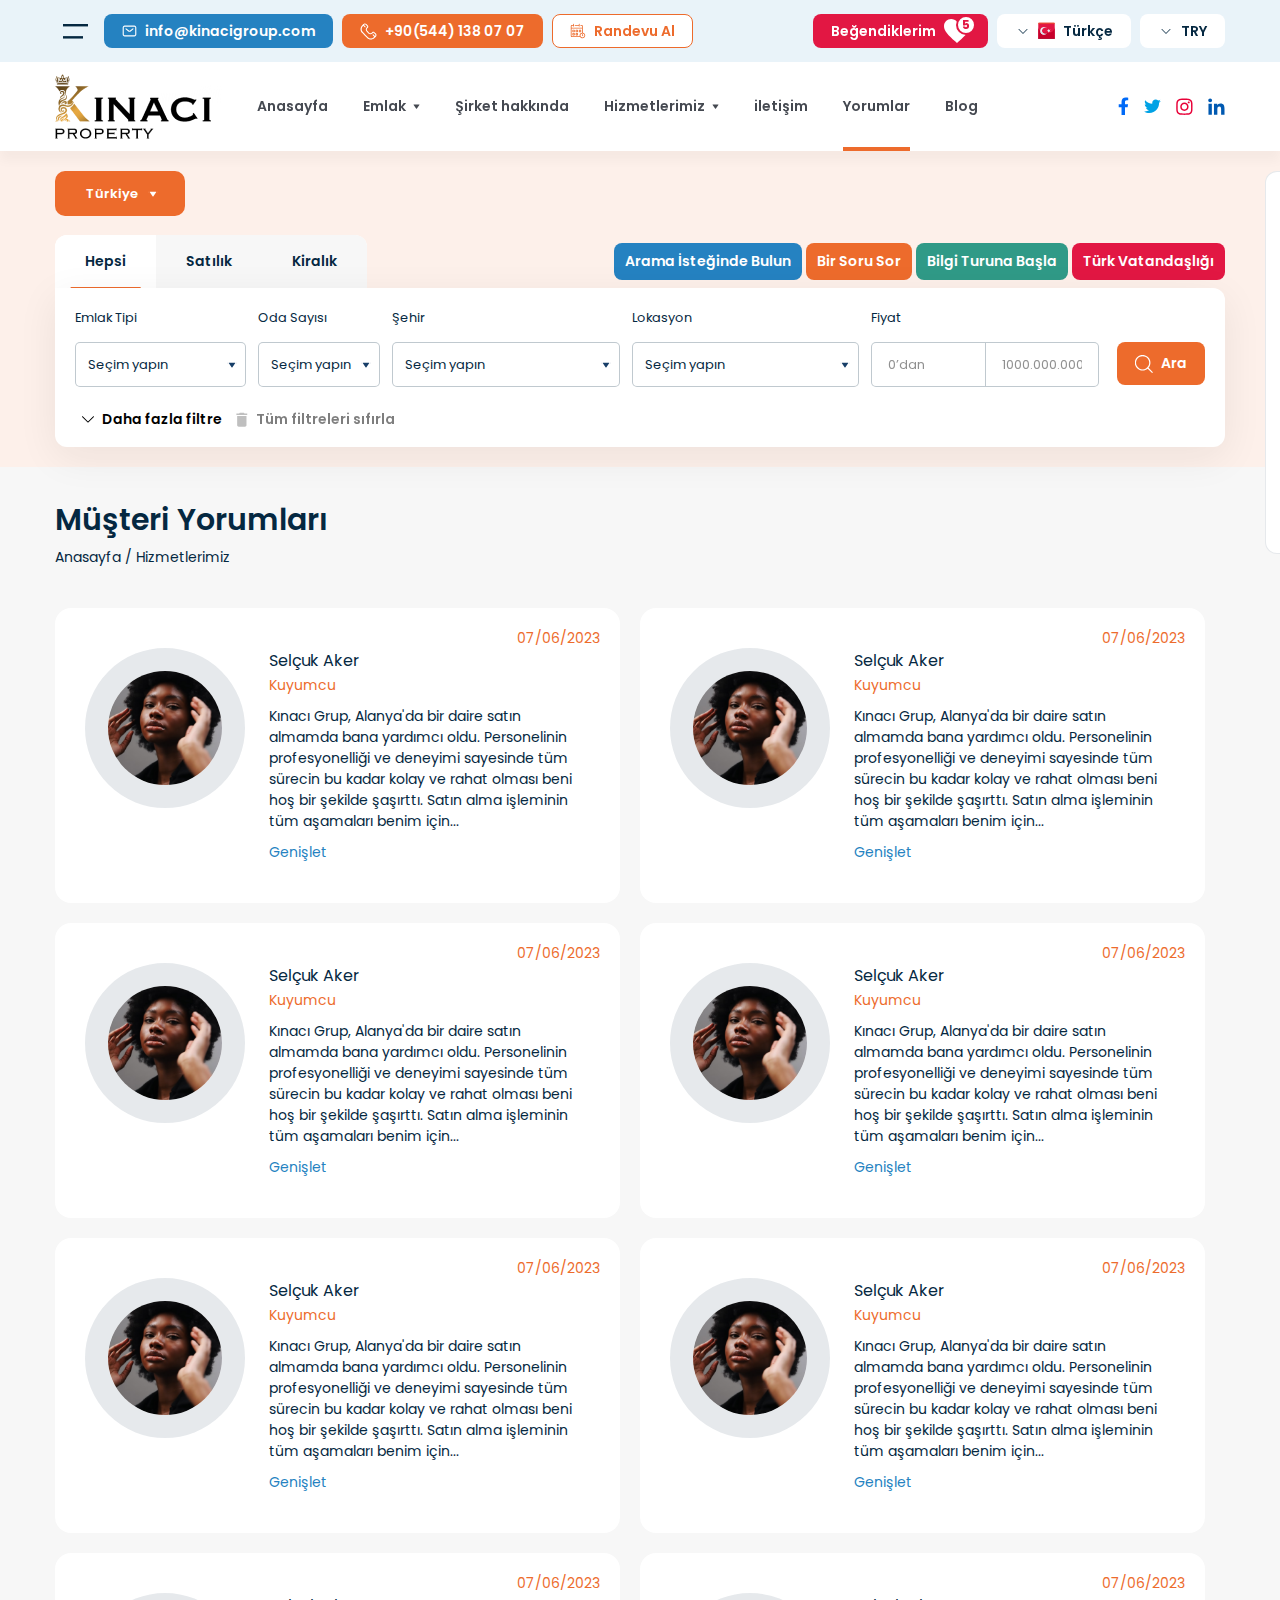
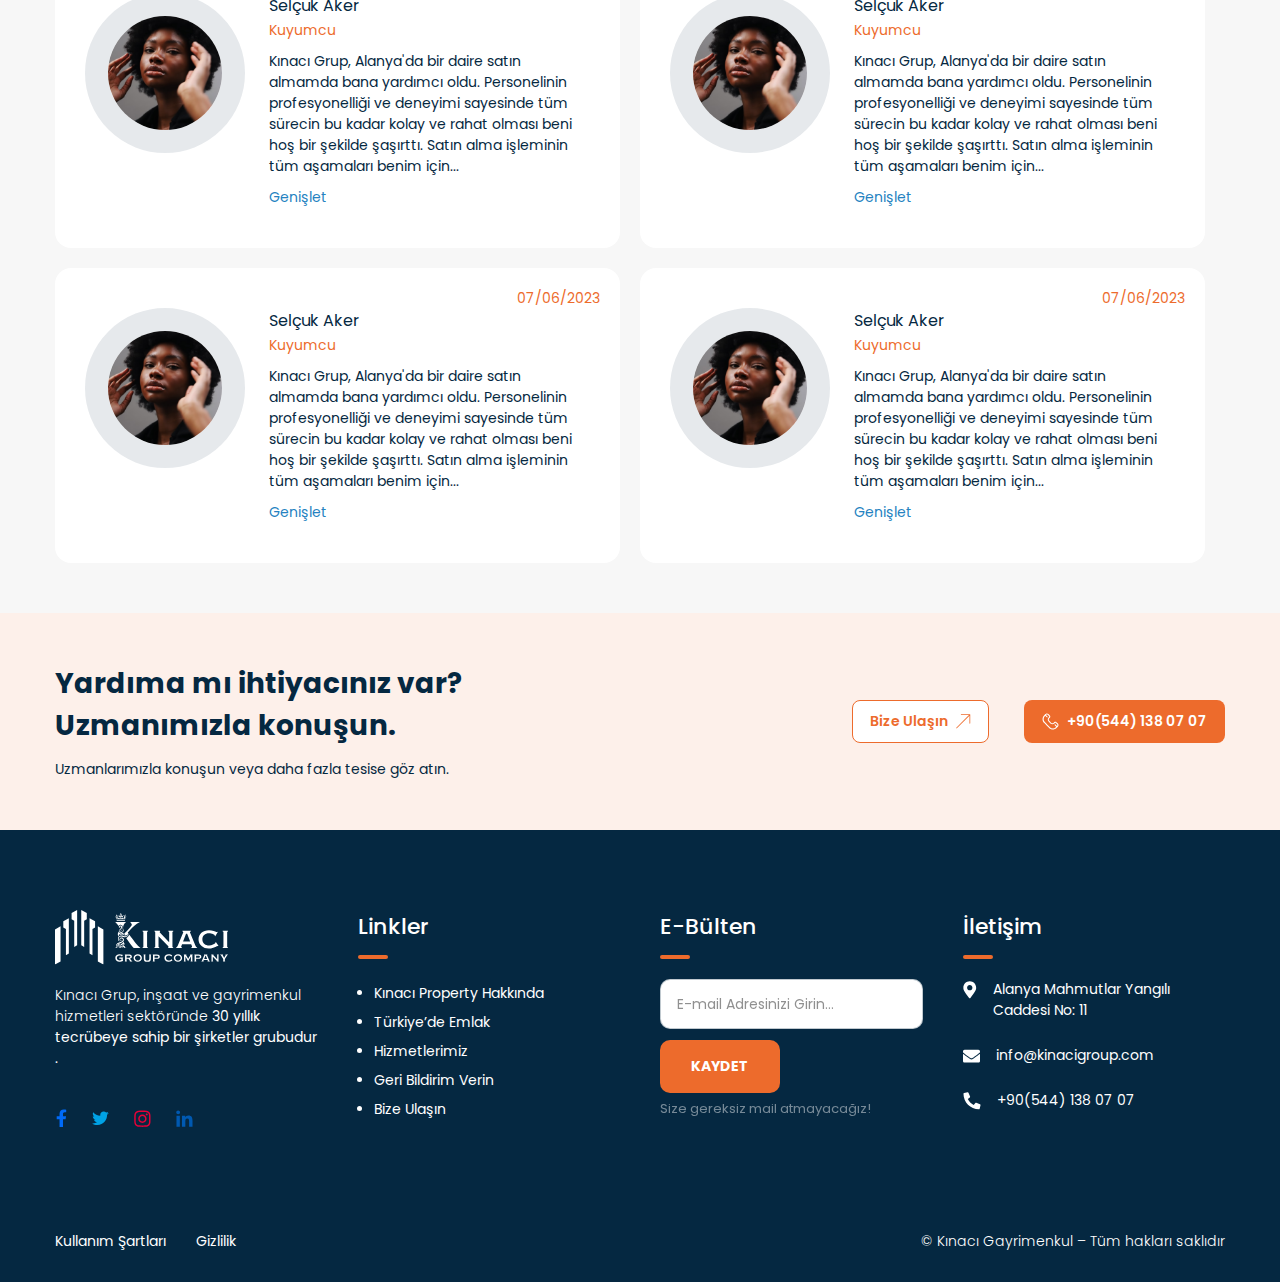
<file: assets/pages/comments.html>
<!DOCTYPE html>
<html lang="en">

<head>
    <meta charset="UTF-8">
    <meta http-equiv="X-UA-Compatible" content="IE=edge">
    <meta name="viewport" content="width=device-width, initial-scale=1.0">
    <title>Document</title>
    <link rel="stylesheet" href="../scss/main.css">
</head>

<body class="sub_page">
    <svg xmlns="http://www.w3.org/2000/svg" style="display: none;">

        <symbol id="arrow_bottom" viewBox="0 0 9 5">
            <path
                d="M0.0932994 0.54817C0.0631089 0.51859 0.0392689 0.48316 0.0232348 0.44406C0.00720163 0.40495 -0.000689075 0.36298 4.71614e-05 0.32072C-0.000689075 0.27847 0.00720163 0.2365 0.0232348 0.19739C0.0392689 0.15829 0.0631089 0.12286 0.0932994 0.0932798C0.122868 0.0637098 0.157972 0.04025 0.196607 0.02425C0.235243 0.00824003 0.276651 0 0.31847 0C0.360288 0 0.401698 0.00824003 0.440333 0.02425C0.478968 0.04025 0.514072 0.0637098 0.543641 0.0932798L4.50043 4.05537L8.4572 0.0985899C8.51788 0.0444699 8.59697 0.0156201 8.67824 0.0179501C8.75951 0.0202701 8.83682 0.0535902 8.8943 0.11108C8.95179 0.16857 8.98512 0.24587 8.98744 0.32714C8.98976 0.40841 8.96091 0.48749 8.9068 0.54817L4.72484 4.73013C4.69527 4.75973 4.66017 4.78313 4.62153 4.79913C4.5829 4.81513 4.54149 4.82343 4.49967 4.82343C4.45785 4.82343 4.41644 4.81513 4.37781 4.79913C4.33917 4.78313 4.30407 4.75973 4.2745 4.73013L0.0932994 0.54817Z"
                fill="currentColor" />
        </symbol>

        <symbol id="facebook" viewBox="0 0 11 20">
            <path
                d="M10.3258 10.8782H7.59945V19.0208H3.96434V10.8782H0.983548V7.53386H3.96434V4.95293C3.96434 2.04484 5.70919 0.409042 8.36282 0.409042C9.63511 0.409042 10.9801 0.663499 10.9801 0.663499V3.53524H9.48971C8.03566 3.53524 7.59945 4.40766 7.59945 5.35279V7.53386H10.8347L10.3258 10.8782Z"
                fill="#006AF7" />
        </symbol>
        <symbol id="twitter" viewBox="0 0 19 16">
            <path
                d="M16.8322 3.93441C16.8322 4.11616 16.8322 4.26157 16.8322 4.44332C16.8322 9.49613 13.0153 15.276 5.99953 15.276C3.81846 15.276 1.81915 14.658 0.146998 13.5675C0.437807 13.6038 0.728616 13.6402 1.05578 13.6402C2.83698 13.6402 4.47278 13.0222 5.78142 12.0044C4.10927 11.968 2.69158 10.8775 2.21901 9.35072C2.47347 9.38707 2.69158 9.42343 2.94603 9.42343C3.27319 9.42343 3.6367 9.35072 3.92751 9.27802C2.18266 8.91451 0.87402 7.38776 0.87402 5.53386V5.49751C1.38294 5.78832 2.0009 5.93372 2.61887 5.97007C1.56469 5.2794 0.910372 4.11616 0.910372 2.80753C0.910372 2.0805 1.09213 1.42618 1.41929 0.880917C3.30954 3.17104 6.14493 4.69778 9.30748 4.87954C9.23477 4.58873 9.19842 4.29792 9.19842 4.00711C9.19842 1.89875 10.9069 0.190246 13.0153 0.190246C14.1058 0.190246 15.0873 0.626459 15.8143 1.38983C16.6504 1.20808 17.4865 0.880917 18.2135 0.444703C17.9227 1.35348 17.3411 2.0805 16.5413 2.55307C17.3047 2.48037 18.0681 2.26226 18.7224 1.97145C18.2135 2.73482 17.5592 3.38914 16.8322 3.93441Z"
                fill="#00A2E5" />
        </symbol>
        <symbol id="instagram" viewBox="0 0 17 17">
            <path
                d="M8.40576 4.53455C10.6959 4.53455 12.5861 6.4248 12.5861 8.71492C12.5861 11.0414 10.6959 12.8953 8.40576 12.8953C6.07929 12.8953 4.22539 11.0414 4.22539 8.71492C4.22539 6.4248 6.07929 4.53455 8.40576 4.53455ZM8.40576 11.4413C9.89616 11.4413 11.0957 10.2417 11.0957 8.71492C11.0957 7.22453 9.89616 6.02494 8.40576 6.02494C6.87902 6.02494 5.67943 7.22453 5.67943 8.71492C5.67943 10.2417 6.91537 11.4413 8.40576 11.4413ZM13.713 4.38914C13.713 4.93441 13.2768 5.37062 12.7315 5.37062C12.1863 5.37062 11.7501 4.93441 11.7501 4.38914C11.7501 3.84388 12.1863 3.40766 12.7315 3.40766C13.2768 3.40766 13.713 3.84388 13.713 4.38914ZM16.4757 5.37062C16.5484 6.71561 16.5484 10.7506 16.4757 12.0956C16.403 13.4042 16.1122 14.5311 15.1671 15.5126C14.2219 16.4577 13.0587 16.7485 11.7501 16.8212C10.4051 16.8939 6.3701 16.8939 5.02511 16.8212C3.71647 16.7485 2.58959 16.4577 1.60811 15.5126C0.662977 14.5311 0.372168 13.4042 0.299466 12.0956C0.226764 10.7506 0.226764 6.71561 0.299466 5.37062C0.372168 4.06198 0.662977 2.89875 1.60811 1.95362C2.58959 1.00849 3.71647 0.717681 5.02511 0.644979C6.3701 0.572277 10.4051 0.572277 11.7501 0.644979C13.0587 0.717681 14.2219 1.00849 15.1671 1.95362C16.1122 2.89875 16.403 4.06198 16.4757 5.37062ZM14.7309 13.5133C15.1671 12.4591 15.058 9.91451 15.058 8.71492C15.058 7.55169 15.1671 5.00711 14.7309 3.91658C14.44 3.22591 13.8948 2.64429 13.2041 2.38983C12.1136 1.95362 9.569 2.06267 8.40576 2.06267C7.20618 2.06267 4.6616 1.95362 3.60742 2.38983C2.88039 2.68064 2.33513 3.22591 2.04432 3.91658C1.60811 5.00711 1.71716 7.55169 1.71716 8.71492C1.71716 9.91451 1.60811 12.4591 2.04432 13.5133C2.33513 14.2403 2.88039 14.7856 3.60742 15.0764C4.6616 15.5126 7.20618 15.4035 8.40576 15.4035C9.569 15.4035 12.1136 15.5126 13.2041 15.0764C13.8948 14.7856 14.4764 14.2403 14.7309 13.5133Z"
                fill="#E80138" />
        </symbol>
        <symbol id="navbar_arrow" viewBox="0 0 7 7">
            <path
                d="M6.12504 1.45849L0.875036 1.45849C0.821882 1.45865 0.76978 1.47331 0.724339 1.50089C0.678897 1.52846 0.641836 1.56791 0.617146 1.61498C0.592455 1.66205 0.581069 1.71497 0.584214 1.76803C0.587359 1.82109 0.604916 1.87229 0.634994 1.91611L3.25999 5.70778C3.36879 5.86499 3.6307 5.86499 3.73979 5.70778L6.36479 1.91611C6.39517 1.87238 6.41299 1.82115 6.4163 1.768C6.41962 1.71485 6.40831 1.66181 6.38359 1.61464C6.35888 1.56747 6.32171 1.52797 6.27613 1.50044C6.23055 1.47291 6.17829 1.4584 6.12504 1.45849Z"
                fill="currentColor" />
        </symbol>
        <symbol id="linkedin" viewBox="0 0 17 17">
            <path
                d="M3.85135 16.6943H0.470698V5.82536H3.85135V16.6943ZM2.14285 4.37131C1.08867 4.37131 0.21624 3.46253 0.21624 2.372C0.21624 1.31782 1.08867 0.445393 2.14285 0.445393C3.23338 0.445393 4.10581 1.31782 4.10581 2.372C4.10581 3.46253 3.23338 4.37131 2.14285 4.37131ZM16.4652 16.6943H13.1209V11.4234C13.1209 10.1511 13.0845 8.55169 11.3397 8.55169C9.59482 8.55169 9.34037 9.89668 9.34037 11.3144V16.6943H5.95971V5.82536H9.19496V7.31575H9.23131C9.70388 6.47968 10.7944 5.5709 12.4302 5.5709C15.8472 5.5709 16.5015 7.82467 16.5015 10.7328V16.6943H16.4652Z"
                fill="#0059B1" />
        </symbol>
        <symbol id="phone" viewBox="0 0 18 18">
            <path
                d="M16.7821 11.2223L15.2786 9.71875C14.9555 9.41034 14.5261 9.23825 14.0795 9.23825C13.6328 9.23825 13.2034 9.41034 12.8803 9.71875L12.3509 10.2482C11.9918 10.606 11.5053 10.807 10.9983 10.807C10.4913 10.807 10.0049 10.606 9.64565 10.2482C9.23801 9.84052 8.97859 9.56522 8.71918 9.29522C8.45977 9.02522 8.18977 8.73405 7.76624 8.31581C7.40869 7.95752 7.20788 7.472 7.20788 6.96581C7.20788 6.45963 7.40869 5.97412 7.76624 5.61581L8.29565 5.0864C8.45353 4.92973 8.57879 4.74333 8.66421 4.53796C8.74962 4.3326 8.7935 4.11235 8.7933 3.88993C8.79138 3.44115 8.61257 3.01123 8.29565 2.69346L6.79212 1.17934C6.36739 0.756424 5.79269 0.518552 5.1933 0.517578C4.89806 0.518013 4.6058 0.576689 4.33326 0.690246C4.06073 0.803803 3.81327 0.970007 3.60506 1.17934L2.17036 2.60346C1.13649 3.63878 0.555786 5.04209 0.555786 6.50522C0.555786 7.96836 1.13649 9.37168 2.17036 10.407C2.99624 11.2329 3.93859 12.1646 4.87565 13.1388C5.81271 14.1129 6.73389 15.0235 7.55448 15.8705C8.58957 16.9028 9.99176 17.4825 11.4536 17.4825C12.9155 17.4825 14.3176 16.9028 15.3527 15.8705L16.7821 14.4411C17.2025 14.019 17.4402 13.4486 17.4439 12.8529C17.4492 12.5505 17.3932 12.2502 17.2794 11.97C17.1657 11.6899 16.9966 11.4355 16.7821 11.2223ZM15.9827 13.6205L15.8292 13.7529L14.2939 12.2123C14.2427 12.154 14.1803 12.1069 14.1102 12.0738C14.0402 12.0406 13.964 12.0222 13.8865 12.0198C13.8091 12.0172 13.7319 12.0306 13.6598 12.0591C13.5878 12.0876 13.5224 12.1305 13.4676 12.1854C13.4127 12.2401 13.3698 12.3057 13.3413 12.3777C13.3129 12.4498 13.2994 12.5269 13.302 12.6044C13.3045 12.6819 13.3228 12.7579 13.356 12.828C13.3891 12.8981 13.4362 12.9606 13.4945 13.0117L15.0562 14.5735L14.5798 15.0499C13.7561 15.871 12.6405 16.3322 11.4774 16.3322C10.3144 16.3322 9.19873 15.871 8.37506 15.0499C7.55977 14.2346 6.6333 13.2923 5.72801 12.3499C4.82271 11.4076 3.8433 10.4388 3.01742 9.61287C2.19627 8.7892 1.73516 7.67358 1.73516 6.51052C1.73516 5.34745 2.19627 4.23183 3.01742 3.40816L3.49389 2.93169L5.00271 4.48816C5.10802 4.59698 5.25224 4.65951 5.40366 4.66199C5.55506 4.66448 5.70125 4.60671 5.81006 4.5014C5.91889 4.3961 5.98141 4.25188 5.98389 4.10047C5.98638 3.94905 5.92861 3.80286 5.8233 3.69405L4.23506 2.10581L4.38859 1.95228C4.49293 1.84626 4.61738 1.76215 4.75466 1.70488C4.89194 1.64761 5.03926 1.61833 5.18801 1.61875C5.48814 1.61965 5.77565 1.73961 5.98742 1.95228L7.49624 3.48228C7.60097 3.58795 7.65991 3.73058 7.66036 3.87934C7.66043 3.95307 7.64597 4.02607 7.6178 4.0942C7.58965 4.16233 7.54834 4.22424 7.49624 4.2764L6.96683 4.80581C6.39785 5.37644 6.07833 6.14939 6.07833 6.95522C6.07833 7.76105 6.39785 8.534 6.96683 9.10464C7.41153 9.51758 7.65506 9.77699 7.94095 10.047C8.22683 10.317 8.47036 10.6082 8.88859 11.0211C9.45923 11.5901 10.2322 11.9096 11.038 11.9096C11.8439 11.9096 12.6168 11.5901 13.1874 11.0211L13.7168 10.4917C13.8249 10.3897 13.968 10.3329 14.1165 10.3329C14.2652 10.3329 14.4081 10.3897 14.5162 10.4917L16.0197 11.9952C16.1255 12.0997 16.2095 12.2242 16.2668 12.3615C16.3241 12.4987 16.3535 12.646 16.3533 12.7946C16.3506 12.9494 16.3163 13.102 16.2526 13.2432C16.1888 13.3842 16.097 13.5108 15.9827 13.6152V13.6205Z"
                fill="currentColor" />
        </symbol>
        <symbol id="phone1" viewBox="0 0 18 19">
            <path
                d="M17.4727 12.9766C17.7539 13.1172 17.9648 13.4336 17.9648 13.7852C17.9648 13.8203 17.9648 13.8906 17.9648 13.9609L17.1211 17.6172C17.0156 18.0039 16.6992 18.25 16.3125 18.25C7.27734 18.25 0 10.9727 0 1.9375C0 1.55078 0.246094 1.23438 0.632812 1.12891L4.28906 0.285156C4.35938 0.285156 4.42969 0.25 4.46484 0.25C4.81641 0.25 5.13281 0.460938 5.27344 0.777344L6.96094 4.71484C6.99609 4.82031 7.03125 4.92578 7.03125 5.03125C7.03125 5.3125 6.89062 5.55859 6.71484 5.69922L4.57031 7.45703C5.87109 10.1992 8.05078 12.3789 10.793 13.6797L12.5508 11.5352C12.6914 11.3594 12.9375 11.2188 13.1836 11.2188C13.3242 11.2188 13.4297 11.2539 13.5352 11.2891L17.4727 12.9766Z"
                fill="currentColor" />
        </symbol>
        <symbol id="mail" viewBox="0 0 19 14" fill="none">
            <path
                d="M5.09028 4.35395L8.39757 6.99978C8.71042 7.25026 9.09923 7.38674 9.5 7.38674C9.90076 7.38674 10.2896 7.25026 10.6024 6.99978L13.9097 4.35395M17.4375 11.4095V2.59006C17.4375 2.12225 17.2517 1.6736 16.9209 1.3428C16.5901 1.01201 16.1414 0.826172 15.6736 0.826172H3.32639C2.85858 0.826172 2.40992 1.01201 2.07913 1.3428C1.74834 1.6736 1.5625 2.12225 1.5625 2.59006V11.4095C1.5625 11.8773 1.74834 12.326 2.07913 12.6568C2.40992 12.9876 2.85858 13.1734 3.32639 13.1734H15.6736C16.1414 13.1734 16.5901 12.9876 16.9209 12.6568C17.2517 12.326 17.4375 11.8773 17.4375 11.4095Z"
                stroke="currentColor" stroke-width="1.41667" stroke-linecap="round" stroke-linejoin="round" />
        </symbol>
        <symbol id="mail1" viewBox="0 0 18 14">
            <path
                d="M17.6484 4.96484C17.7891 4.85938 18 4.96484 18 5.14062V12.3125C18 13.2617 17.2266 14 16.3125 14H1.6875C0.738281 14 0 13.2617 0 12.3125V5.14062C0 4.96484 0.175781 4.85938 0.316406 4.96484C1.125 5.59766 2.14453 6.37109 5.73047 8.97266C6.46875 9.5 7.73438 10.6602 9 10.6602C10.2305 10.6602 11.5312 9.5 12.2344 8.97266C15.8203 6.37109 16.8398 5.59766 17.6484 4.96484ZM9 9.5C8.15625 9.53516 6.99609 8.48047 6.39844 8.05859C1.72266 4.68359 1.37109 4.36719 0.316406 3.52344C0.105469 3.38281 0 3.13672 0 2.85547V2.1875C0 1.27344 0.738281 0.5 1.6875 0.5H16.3125C17.2266 0.5 18 1.27344 18 2.1875V2.85547C18 3.13672 17.8594 3.38281 17.6484 3.52344C16.5938 4.36719 16.2422 4.68359 11.5664 8.05859C10.9688 8.48047 9.80859 9.53516 9 9.5Z"
                fill="currentColor" />
        </symbol>

        <symbol id="calendar" viewBox="0 0 17 16">
            <path fill-rule="evenodd" clip-rule="evenodd"
                d="M2.52112 7.57292C2.52112 7.34638 2.61111 7.12912 2.7713 6.96893C2.93149 6.80874 3.14875 6.71875 3.37529 6.71875H4.22946C4.45599 6.71875 4.67326 6.80874 4.83344 6.96893C4.99363 7.12912 5.08362 7.34638 5.08362 7.57292V8.42709C5.08362 8.65363 4.99363 8.87089 4.83344 9.03108C4.67326 9.19126 4.45599 9.28126 4.22946 9.28126H3.37529C3.14875 9.28126 2.93149 9.19126 2.7713 9.03108C2.61111 8.87089 2.52112 8.65363 2.52112 8.42709V7.57292ZM4.22946 7.57292V8.42709H3.37529V7.57292H4.22946ZM6.79196 6.71875C6.56542 6.71875 6.34816 6.80874 6.18797 6.96893C6.02779 7.12912 5.93779 7.34638 5.93779 7.57292V8.42709C5.93779 8.65363 6.02779 8.87089 6.18797 9.03108C6.34816 9.19126 6.56542 9.28126 6.79196 9.28126H7.64613C7.87267 9.28126 8.08993 9.19126 8.25012 9.03108C8.41031 8.87089 8.5003 8.65363 8.5003 8.42709V7.57292C8.5003 7.34638 8.41031 7.12912 8.25012 6.96893C8.08993 6.80874 7.87267 6.71875 7.64613 6.71875H6.79196ZM7.64613 7.57292H6.79196V8.42709H7.64613V7.57292ZM9.35447 7.57292C9.35447 7.34638 9.44446 7.12912 9.60465 6.96893C9.76483 6.80874 9.9821 6.71875 10.2086 6.71875H11.0628C11.2893 6.71875 11.5066 6.80874 11.6668 6.96893C11.827 7.12912 11.917 7.34638 11.917 7.57292V8.42709C11.917 8.65363 11.827 8.87089 11.6668 9.03108C11.5066 9.19126 11.2893 9.28126 11.0628 9.28126H10.2086C9.9821 9.28126 9.76483 9.19126 9.60465 9.03108C9.44446 8.87089 9.35447 8.65363 9.35447 8.42709V7.57292ZM10.2086 7.57292H11.0628V8.42709H10.2086V7.57292ZM3.37529 10.1354C3.14875 10.1354 2.93149 10.2254 2.7713 10.3856C2.61111 10.5458 2.52112 10.7631 2.52112 10.9896V11.8438C2.52112 12.0703 2.61111 12.2876 2.7713 12.4477C2.93149 12.6079 3.14875 12.6979 3.37529 12.6979H4.22946C4.45599 12.6979 4.67326 12.6079 4.83344 12.4477C4.99363 12.2876 5.08362 12.0703 5.08362 11.8438V10.9896C5.08362 10.7631 4.99363 10.5458 4.83344 10.3856C4.67326 10.2254 4.45599 10.1354 4.22946 10.1354H3.37529ZM3.37529 10.9896V11.8438H4.22946V10.9896H3.37529ZM5.93779 10.9896C5.93779 10.7631 6.02779 10.5458 6.18797 10.3856C6.34816 10.2254 6.56542 10.1354 6.79196 10.1354H7.64613C7.87267 10.1354 8.08993 10.2254 8.25012 10.3856C8.41031 10.5458 8.5003 10.7631 8.5003 10.9896V11.8438C8.5003 12.0703 8.41031 12.2876 8.25012 12.4477C8.08993 12.6079 7.87267 12.6979 7.64613 12.6979H6.79196C6.56542 12.6979 6.34816 12.6079 6.18797 12.4477C6.02779 12.2876 5.93779 12.0703 5.93779 11.8438V10.9896ZM6.79196 10.9896H7.64613V11.8438H6.79196V10.9896Z"
                fill="#ED6B2C" />
            <path
                d="M13.1982 11.2031C13.3115 11.2031 13.4201 11.2481 13.5002 11.3282C13.5803 11.4083 13.6253 11.5169 13.6253 11.6302V12.5211L13.9272 12.8231C14.005 12.9036 14.0481 13.0115 14.0471 13.1235C14.0461 13.2354 14.0012 13.3426 13.922 13.4218C13.8428 13.5009 13.7357 13.5459 13.6238 13.5468C13.5118 13.5478 13.4039 13.5048 13.3233 13.427L12.7711 12.8747V11.6302C12.7711 11.5169 12.8161 11.4083 12.8962 11.3282C12.9763 11.2481 13.0849 11.2031 13.1982 11.2031Z"
                fill="#ED6B2C" />
            <path fill-rule="evenodd" clip-rule="evenodd"
                d="M3.37513 0.739584C3.37513 0.626314 3.42012 0.517684 3.50022 0.43759C3.58031 0.357496 3.68894 0.3125 3.80221 0.3125C3.91548 0.3125 4.02411 0.357496 4.10421 0.43759C4.1843 0.517684 4.2293 0.626314 4.2293 0.739584V2.87501C4.2293 2.98828 4.1843 3.09691 4.10421 3.177C4.02411 3.25709 3.91548 3.30209 3.80221 3.30209C3.68894 3.30209 3.58031 3.25709 3.50022 3.177C3.42012 3.09691 3.37513 2.98828 3.37513 2.87501V2.44792H2.09387C1.98061 2.44792 1.87197 2.49292 1.79188 2.57301C1.71179 2.65311 1.66679 2.76174 1.66679 2.87501V4.58334H12.771V2.87501C12.771 2.76174 12.726 2.65311 12.6459 2.57301C12.5658 2.49292 12.4572 2.44792 12.3439 2.44792H11.0626V1.59375H12.3439C12.6837 1.59375 13.0096 1.72874 13.2499 1.96902C13.4902 2.2093 13.6251 2.5352 13.6251 2.87501V9.73825C14.3732 9.84637 15.0526 10.2338 15.5265 10.8225C16.0005 11.4113 16.2339 12.1577 16.1798 12.9116C16.1257 13.6655 15.788 14.3709 15.2348 14.886C14.6816 15.401 13.9539 15.6874 13.1981 15.6875C12.716 15.6879 12.2411 15.5715 11.8138 15.3484C11.3866 15.1252 11.0197 14.802 10.7445 14.4063H2.09387C1.75407 14.4063 1.42817 14.2713 1.18789 14.031C0.947611 13.7907 0.812622 13.4648 0.812622 13.125V2.87501C0.812622 2.5352 0.947611 2.2093 1.18789 1.96902C1.42817 1.72874 1.75407 1.59375 2.09387 1.59375H3.37513V0.739584ZM10.2085 12.6979C10.2084 11.9789 10.4674 11.284 10.938 10.7404C11.4086 10.1968 12.0594 9.84105 12.771 9.73825V5.43751H1.66679V13.125C1.66679 13.2383 1.71179 13.3469 1.79188 13.427C1.87197 13.5071 1.98061 13.5521 2.09387 13.5521H10.3323C10.25 13.2749 10.2082 12.9872 10.2085 12.6979ZM13.1981 14.8334C13.7644 14.8334 14.3076 14.6084 14.708 14.2079C15.1085 13.8074 15.3335 13.2643 15.3335 12.6979C15.3335 12.1316 15.1085 11.5884 14.708 11.188C14.3076 10.7875 13.7644 10.5625 13.1981 10.5625C12.6317 10.5625 12.0886 10.7875 11.6881 11.188C11.2876 11.5884 11.0626 12.1316 11.0626 12.6979C11.0626 13.2643 11.2876 13.8074 11.6881 14.2079C12.0886 14.6084 12.6317 14.8334 13.1981 14.8334Z"
                fill="#ED6B2C" />
            <path
                d="M9.78155 3.30209C9.66828 3.30209 9.55964 3.25709 9.47955 3.177C9.39946 3.09691 9.35446 2.98828 9.35446 2.87501V2.44792H5.08362V1.59375H9.35446V0.739584C9.35446 0.626314 9.39946 0.517684 9.47955 0.43759C9.55964 0.357496 9.66828 0.3125 9.78155 0.3125C9.89482 0.3125 10.0034 0.357496 10.0835 0.43759C10.1636 0.517684 10.2086 0.626314 10.2086 0.739584V2.87501C10.2086 2.98828 10.1636 3.09691 10.0835 3.177C10.0034 3.25709 9.89482 3.30209 9.78155 3.30209Z"
                fill="#ED6B2C" />
        </symbol>
        <symbol id="location" viewBox="0 0 14 19">
            <path
                d="M6.04688 17.8984C0.914062 10.5156 0 9.74219 0 7C0 3.27344 2.98828 0.25 6.75 0.25C10.4766 0.25 13.5 3.27344 13.5 7C13.5 9.74219 12.5508 10.5156 7.41797 17.8984C7.10156 18.3906 6.36328 18.3906 6.04688 17.8984ZM6.75 9.8125C8.29688 9.8125 9.5625 8.58203 9.5625 7C9.5625 5.45312 8.29688 4.1875 6.75 4.1875C5.16797 4.1875 3.9375 5.45312 3.9375 7C3.9375 8.58203 5.16797 9.8125 6.75 9.8125Z"
                fill="white" />
        </symbol>
        <symbol id="search" viewBox="0 0 18 18">
            <path
                d="M17.6393 16.9803L13.5593 12.8403C14.4393 11.8003 15.0093 10.6203 15.2693 9.30032C15.5293 7.98032 15.4593 6.67032 15.0593 5.37032C14.6593 4.07032 13.9493 2.96032 12.9293 2.04032C11.9093 1.12032 10.7393 0.500322 9.41932 0.180323C8.09932 -0.139677 6.78932 -0.119677 5.48932 0.240324C4.18932 0.600323 3.04932 1.27032 2.06932 2.25032C1.08932 3.23032 0.41932 4.37032 0.0593199 5.67032C-0.30068 6.97032 -0.32068 8.28032 -0.000680149 9.60032C0.31932 10.9203 0.93932 12.0903 1.85932 13.1103C2.77932 14.1303 3.88932 14.8403 5.18932 15.2403C6.48932 15.6403 7.79932 15.7103 9.11932 15.4503C10.4393 15.1903 11.6393 14.6203 12.7193 13.7403L16.7993 17.8203C16.9193 17.9403 17.0593 17.9903 17.2193 17.9703C17.3793 17.9503 17.5093 17.8903 17.6093 17.7903C17.7093 17.6903 17.7693 17.5603 17.7893 17.4003C17.8093 17.2403 17.7593 17.1003 17.6393 16.9803ZM1.01932 7.80032C1.01932 6.60032 1.31932 5.50032 1.91932 4.50032C2.51932 3.50032 3.31932 2.70032 4.31932 2.10032C5.31932 1.50032 6.41932 1.20032 7.61932 1.20032C8.81932 1.20032 9.91932 1.50032 10.9193 2.10032C11.9193 2.70032 12.7193 3.50032 13.3193 4.50032C13.9193 5.50032 14.2193 6.60032 14.2193 7.80032C14.2193 9.00032 13.9193 10.1003 13.3193 11.1003C12.7193 12.1003 11.9193 12.9003 10.9193 13.5003C9.91932 14.1003 8.81932 14.4003 7.61932 14.4003C6.41932 14.4003 5.31932 14.1003 4.31932 13.5003C3.31932 12.9003 2.51932 12.1003 1.91932 11.1003C1.31932 10.1003 1.01932 9.00032 1.01932 7.80032Z"
                fill="currentColor" />
        </symbol>
        <symbol id="rubbish" viewBox="0 0 9 12">
            <path opacity="0.5"
                d="M8.44434 1.53467V2.71045H0.295898V1.53467H2.31934L2.9209 0.960449H5.81934L6.4209 1.53467H8.44434ZM0.870117 10.2847V3.28467H7.87012V10.2847C7.87012 10.5946 7.75163 10.868 7.51465 11.105C7.27767 11.342 7.00423 11.4604 6.69434 11.4604H2.0459C1.736 11.4604 1.46257 11.342 1.22559 11.105C0.988607 10.868 0.870117 10.5946 0.870117 10.2847Z"
                fill="currentColor" />
        </symbol>
        <symbol id="message" viewBox="0 0 23 23">
            <path
                d="M4.51761 18.8759L7.3668 17.9258L7.86547 18.1751C9.01108 18.7466 10.2847 19.0512 11.6204 19.0512C16.0815 19.0512 19.707 15.5389 19.707 11.6384C19.707 7.73799 16.0815 4.2257 11.6204 4.2257C7.15924 4.2257 3.53374 7.73799 3.53374 11.6384C3.53374 13.094 4.05937 14.5712 5.02572 15.834L5.4907 16.4405L4.51627 18.8746L4.51761 18.8759ZM3.56474 20.6146C3.44278 20.6554 3.31167 20.6605 3.18689 20.6293C3.06212 20.598 2.9489 20.5317 2.86061 20.4382C2.77232 20.3446 2.71264 20.2278 2.68862 20.1014C2.66461 19.975 2.67726 19.8444 2.72508 19.725L3.95425 16.6521C2.8329 15.1831 2.18597 13.4256 2.18597 11.6384C2.18597 7.17192 6.22928 2.87793 11.6204 2.87793C17.0114 2.87793 21.0547 7.17192 21.0547 11.6384C21.0547 16.1049 17.0114 20.3989 11.6204 20.3989C10.1084 20.4032 8.61632 20.0543 7.26302 19.38L3.56474 20.6132V20.6146Z"
                fill="currentColor" />
            <path
                d="M11.6202 12.7165C11.4786 12.7165 11.3384 12.6886 11.2076 12.6344C11.0768 12.5802 10.9579 12.5008 10.8578 12.4007C10.7576 12.3006 10.6782 12.1817 10.624 12.0509C10.5699 11.9201 10.542 11.7799 10.542 11.6383C10.542 11.4967 10.5699 11.3565 10.624 11.2257C10.6782 11.0948 10.7576 10.976 10.8578 10.8759C10.9579 10.7757 11.0768 10.6963 11.2076 10.6421C11.3384 10.5879 11.4786 10.5601 11.6202 10.5601C11.9061 10.5601 12.1804 10.6737 12.3826 10.8759C12.5848 11.0781 12.6984 11.3523 12.6984 11.6383C12.6984 11.9242 12.5848 12.1985 12.3826 12.4007C12.1804 12.6029 11.9061 12.7165 11.6202 12.7165ZM15.6635 12.7165C15.5219 12.7165 15.3817 12.6886 15.2509 12.6344C15.1201 12.5802 15.0012 12.5008 14.9011 12.4007C14.801 12.3006 14.7215 12.1817 14.6673 12.0509C14.6132 11.9201 14.5853 11.7799 14.5853 11.6383C14.5853 11.4967 14.6132 11.3565 14.6673 11.2257C14.7215 11.0948 14.801 10.976 14.9011 10.8759C15.0012 10.7757 15.1201 10.6963 15.2509 10.6421C15.3817 10.5879 15.5219 10.5601 15.6635 10.5601C15.9494 10.5601 16.2237 10.6737 16.4259 10.8759C16.6281 11.0781 16.7417 11.3523 16.7417 11.6383C16.7417 11.9242 16.6281 12.1985 16.4259 12.4007C16.2237 12.6029 15.9494 12.7165 15.6635 12.7165ZM7.57687 12.7165C7.43528 12.7165 7.29507 12.6886 7.16426 12.6344C7.03344 12.5802 6.91458 12.5008 6.81446 12.4007C6.71434 12.3006 6.63492 12.1817 6.58073 12.0509C6.52655 11.9201 6.49866 11.7799 6.49866 11.6383C6.49866 11.4967 6.52655 11.3565 6.58073 11.2257C6.63492 11.0948 6.71434 10.976 6.81446 10.8759C6.91458 10.7757 7.03344 10.6963 7.16426 10.6421C7.29507 10.5879 7.43528 10.5601 7.57687 10.5601C7.86283 10.5601 8.13708 10.6737 8.33929 10.8759C8.54149 11.0781 8.65509 11.3523 8.65509 11.6383C8.65509 11.9242 8.54149 12.1985 8.33929 12.4007C8.13708 12.6029 7.86283 12.7165 7.57687 12.7165Z"
                fill="currentColor" />
        </symbol>
        <symbol id="whatsApp" viewBox="0 0 21 22">
            <path
                d="M16.5255 4.871C15.7344 4.07188 14.7921 3.43827 13.7535 3.00715C12.715 2.57602 11.601 2.356 10.4765 2.35991C5.76497 2.35991 1.92499 6.19989 1.92499 10.9114C1.92499 12.4215 2.32193 13.8885 3.06404 15.1828L1.85596 19.6182L6.38627 18.4274C7.6375 19.1091 9.04405 19.4715 10.4765 19.4715C15.188 19.4715 19.028 15.6316 19.028 10.92C19.028 8.63332 18.1392 6.48465 16.5255 4.871ZM10.4765 18.0218C9.19937 18.0218 7.94815 17.6767 6.85224 17.0295L6.59337 16.8742L3.90107 17.5818L4.61729 14.9585L4.44471 14.691C3.73517 13.558 3.35842 12.2483 3.35743 10.9114C3.35743 6.99377 6.55022 3.80098 10.4679 3.80098C12.3663 3.80098 14.1525 4.54309 15.49 5.88924C16.1523 6.54848 16.6771 7.33261 17.0341 8.19618C17.3911 9.05976 17.5731 9.9856 17.5697 10.92C17.5869 14.8377 14.3941 18.0218 10.4765 18.0218ZM14.3769 12.7063C14.1611 12.6027 13.1084 12.085 12.9185 12.0073C12.7201 11.9383 12.582 11.9038 12.4353 12.1109C12.2886 12.3266 11.883 12.8098 11.7622 12.9479C11.6414 13.0946 11.512 13.1119 11.2963 12.9997C11.0805 12.8961 10.3902 12.6631 9.57906 11.9383C8.9405 11.3688 8.51767 10.6698 8.38823 10.4541C8.26742 10.2383 8.37097 10.1262 8.48315 10.014C8.57807 9.91906 8.69888 9.76374 8.80243 9.64293C8.90598 9.52212 8.94913 9.4272 9.01816 9.28913C9.08719 9.14244 9.05268 9.02163 9.0009 8.91808C8.94913 8.81453 8.51767 7.76177 8.34509 7.33031C8.1725 6.91611 7.99129 6.96789 7.86185 6.95926H7.44765C7.30096 6.95926 7.0766 7.01103 6.87813 7.22676C6.68829 7.44249 6.13602 7.96024 6.13602 9.013C6.13602 10.0658 6.90402 11.084 7.00757 11.2221C7.11112 11.3688 8.51767 13.5261 10.6577 14.4494C11.1668 14.6737 11.5638 14.8032 11.8744 14.8981C12.3835 15.062 12.8495 15.0362 13.2206 14.9844C13.6348 14.924 14.489 14.4666 14.6616 13.9661C14.8428 13.4656 14.8428 13.0428 14.7824 12.9479C14.722 12.853 14.5926 12.8098 14.3769 12.7063Z"
                fill="currentColor" />
        </symbol>
        <symbol id="right-top-arrow" viewBox="0 0 16 18">
            <g clip-path="url(#clip0_103_1344)">
                <path
                    d="M14.7779 1.36523H5.61127C5.38096 1.36523 5.19459 1.5516 5.19459 1.78192C5.19459 2.01222 5.38096 2.1986 5.61127 2.1986H13.7721L0.31666 15.654C0.153887 15.8168 0.153887 16.0804 0.31666 16.2432C0.398027 16.3245 0.504668 16.3652 0.61127 16.3652C0.717871 16.3652 0.824472 16.3245 0.905879 16.2432L14.3613 2.78777V10.9485C14.3613 11.1789 14.5477 11.3653 14.7779 11.3653C15.0082 11.3653 15.1946 11.1789 15.1946 10.9485V1.78192C15.1946 1.5516 15.0082 1.36523 14.7779 1.36523Z"
                    fill="currentColor" />
            </g>
        </symbol>
        <symbol id="camera" viewBox="0 0 24 24">
            <path
                d="M12 15C13.6569 15 15 13.6569 15 12C15 10.3431 13.6569 9 12 9C10.3431 9 9 10.3431 9 12C9 13.6569 10.3431 15 12 15Z"
                fill="currentColor" />
            <path
                d="M20 4H16.83L15.59 2.65C15.4036 2.44539 15.1767 2.28191 14.9235 2.16999C14.6704 2.05807 14.3968 2.00017 14.12 2H9.88C9.32 2 8.78 2.24 8.4 2.65L7.17 4H4C2.9 4 2 4.9 2 6V18C2 19.1 2.9 20 4 20H20C21.1 20 22 19.1 22 18V6C22 4.9 21.1 4 20 4ZM12 17C9.24 17 7 14.76 7 12C7 9.24 9.24 7 12 7C14.76 7 17 9.24 17 12C17 14.76 14.76 17 12 17Z"
                fill="currentColor" />
        </symbol>
        <symbol id="heart" viewBox="0 0 29 26">
            <path
                d="M25.1182 14.0168L14.6182 24.416L4.11819 14.0168C3.42562 13.3428 2.88009 12.5328 2.51596 11.6377C2.15183 10.7425 1.97698 9.7817 2.00243 8.81568C2.02787 7.84965 2.25306 6.89936 2.66382 6.02464C3.07457 5.14992 3.66198 4.36973 4.38908 3.73318C5.11617 3.09664 5.96718 2.61753 6.88853 2.32604C7.80988 2.03455 8.7816 1.93699 9.74251 2.03949C10.7034 2.142 11.6327 2.44235 12.4718 2.92164C13.3109 3.40093 14.0417 4.04877 14.6182 4.82437C15.1971 4.0544 15.9288 3.41222 16.7673 2.93802C17.6059 2.46381 18.5333 2.1678 19.4915 2.0685C20.4497 1.9692 21.4181 2.06875 22.3361 2.36092C23.254 2.65309 24.1018 3.13159 24.8264 3.76648C25.5509 4.40137 26.1366 5.17897 26.5468 6.05062C26.957 6.92227 27.1828 7.86921 27.2102 8.83216C27.2376 9.79512 27.066 10.7534 26.706 11.6469C26.346 12.5405 25.8055 13.3501 25.1182 14.0252"
                stroke="currentColor" stroke-width="2.8" stroke-linecap="round" stroke-linejoin="round" />
        </symbol>
        <symbol id="home" viewBox="0 0 14 15">
            <path
                d="M13.6169 6.16087L7.67942 0.557353L7.67275 0.551415C7.48197 0.376697 7.23267 0.279785 6.97398 0.279785C6.71528 0.279785 6.46598 0.376697 6.27521 0.551415L6.26853 0.557353L0.331026 6.16087C0.226006 6.25865 0.142377 6.37711 0.0854062 6.50881C0.0284359 6.64051 -0.000639956 6.78257 1.06831e-05 6.92606V13.7876C1.06831e-05 14.0632 0.109483 14.3275 0.304345 14.5223C0.499207 14.7172 0.763497 14.8266 1.03907 14.8266H4.60157C4.87715 14.8266 5.14144 14.7172 5.3363 14.5223C5.53116 14.3275 5.64064 14.0632 5.64064 13.7876V10.2251C5.64064 10.1857 5.65627 10.148 5.68411 10.1201C5.71195 10.0923 5.74971 10.0766 5.78907 10.0766H8.16407C8.20344 10.0766 8.2412 10.0923 8.26903 10.1201C8.29687 10.148 8.31251 10.1857 8.31251 10.2251V13.7876C8.31251 14.0632 8.42198 14.3275 8.61685 14.5223C8.81171 14.7172 9.076 14.8266 9.35157 14.8266H12.9141C13.1896 14.8266 13.4539 14.7172 13.6488 14.5223C13.8437 14.3275 13.9531 14.0632 13.9531 13.7876V6.92606C13.9531 6.78219 13.9232 6.63989 13.8654 6.50817C13.8075 6.37645 13.7229 6.25819 13.6169 6.16087ZM13.0625 13.7876C13.0625 13.827 13.0469 13.8647 13.019 13.8925C12.9912 13.9204 12.9534 13.936 12.9141 13.936H9.35157C9.31221 13.936 9.27445 13.9204 9.24661 13.8925C9.21877 13.8647 9.20314 13.827 9.20314 13.7876V10.2251C9.20314 9.94951 9.09366 9.68522 8.8988 9.49036C8.70394 9.2955 8.43965 9.18602 8.16407 9.18602H5.78907C5.5135 9.18602 5.24921 9.2955 5.05435 9.49036C4.85948 9.68522 4.75001 9.94951 4.75001 10.2251V13.7876C4.75001 13.827 4.73437 13.8647 4.70653 13.8925C4.6787 13.9204 4.64094 13.936 4.60157 13.936H1.03907C0.999705 13.936 0.961949 13.9204 0.934112 13.8925C0.906274 13.8647 0.890636 13.827 0.890636 13.7876V6.92606C0.890591 6.90541 0.894858 6.88497 0.903165 6.86605C0.911472 6.84714 0.923636 6.83016 0.938878 6.81622L0.945558 6.81028L6.8786 1.20825C6.90564 1.18466 6.94032 1.17165 6.9762 1.17165C7.01209 1.17165 7.04676 1.18466 7.0738 1.20825L13.0076 6.81102L13.0135 6.81696C13.0289 6.83084 13.0412 6.84778 13.0496 6.8667C13.0581 6.88562 13.0625 6.90609 13.0625 6.92681V13.7876Z"
                fill="currentColor" />
        </symbol>
        <symbol id="sizer" viewBox="0 0 16 17">
            <path
                d="M5.65333 0.75718H8.53333V1.66385H5.65333V0.75718ZM13.28 13.5572C13.28 13.6638 13.2267 13.7705 13.12 13.8772C13.0133 13.9838 12.9067 14.0372 12.8 14.0372H10.88V14.9438H12.8C13.1911 14.9438 13.52 14.8105 13.7867 14.5438C14.0533 14.2772 14.1867 13.9483 14.1867 13.5572V11.6372H13.28V13.5572ZM12.8 0.75718H10.88V1.66385H12.8C12.9067 1.66385 13.0133 1.71718 13.12 1.82385C13.2267 1.93051 13.28 2.03718 13.28 2.14385V4.06385H14.1867V2.14385C14.1867 1.75274 14.0533 1.42385 13.7867 1.15718C13.52 0.890514 13.1911 0.75718 12.8 0.75718ZM0.906667 2.14385C0.906667 2.03718 0.96 1.93051 1.06667 1.82385C1.17333 1.71718 1.28 1.66385 1.38667 1.66385H3.30667V0.75718H1.38667C0.995556 0.75718 0.666667 0.890514 0.4 1.15718C0.133333 1.42385 0 1.75274 0 2.14385V4.06385H0.906667V2.14385ZM13.28 6.41051H14.1867V9.29051H13.28V6.41051ZM10.88 7.37051V4.54385C10.88 4.40163 10.8356 4.28607 10.7467 4.19718C10.6578 4.10829 10.5422 4.06385 10.4 4.06385H7.57333V5.02385H9.28L6.77333 7.53051C6.56 7.42385 6.34667 7.37051 6.13333 7.37051H1.38667C1.24444 7.37051 1.08444 7.40607 0.906667 7.47718V6.41051H0V13.5572C0 13.9483 0.133333 14.2772 0.4 14.5438C0.666667 14.8105 0.995556 14.9438 1.38667 14.9438H8.53333V14.0372H7.46667C7.53778 13.8594 7.57333 13.6994 7.57333 13.5572V8.81051C7.57333 8.59718 7.52 8.38385 7.41333 8.17051L9.92 5.66385V7.37051H10.88ZM1.38667 14.0372C1.28 14.0372 1.17333 13.9838 1.06667 13.8772C0.96 13.7705 0.906667 13.6638 0.906667 13.5572V8.81051C0.906667 8.66829 0.96 8.55274 1.06667 8.46385C1.17333 8.37496 1.28 8.33051 1.38667 8.33051H6.13333C6.27556 8.33051 6.39111 8.37496 6.48 8.46385C6.56889 8.55274 6.61333 8.66829 6.61333 8.81051V13.5572C6.61333 13.6638 6.56889 13.7705 6.48 13.8772C6.39111 13.9838 6.27556 14.0372 6.13333 14.0372H1.38667Z"
                fill="currentColor" />
        </symbol>
        <symbol id="bed" viewBox="0 0 15 14">
            <path
                d="M13.8133 7.7576L13.7067 7.70426V3.06426C13.7067 2.42426 13.4756 1.86426 13.0133 1.38426C12.5511 0.904264 12 0.664264 11.36 0.664264H2.82667C2.18667 0.664264 1.63556 0.904264 1.17333 1.38426C0.711111 1.86426 0.48 2.42426 0.48 3.06426V7.70426L0.426667 7.7576C0.142222 8.04204 0 8.37982 0 8.77093V12.5576C0 12.6643 0.0444444 12.7709 0.133333 12.8776C0.222222 12.9843 0.337778 13.0376 0.48 13.0376H2.82667C3.00444 13.0376 3.12889 12.9665 3.2 12.8243L4.05333 11.5976H10.1867L10.9867 12.8243C11.0578 12.9665 11.1822 13.0376 11.36 13.0376H13.76C13.8667 13.0376 13.9644 12.9843 14.0533 12.8776C14.1422 12.7709 14.1867 12.6643 14.1867 12.5576V8.77093C14.1867 8.37982 14.0622 8.04204 13.8133 7.7576ZM2.82667 1.62426H11.36C11.7511 1.62426 12.0889 1.76649 12.3733 2.05093C12.6578 2.33537 12.8 2.67315 12.8 3.06426V5.89093C12.5867 5.60649 12.3111 5.37538 11.9733 5.1976C11.6356 5.01982 11.2711 4.94871 10.88 4.98426H3.30667C2.63111 4.94871 2.08 5.16204 1.65333 5.62426L1.38667 5.94426V3.06426C1.38667 2.67315 1.52889 2.33537 1.81333 2.05093C2.09778 1.76649 2.43556 1.62426 2.82667 1.62426ZM12.32 7.33093H1.86667C1.86667 6.93982 2.00889 6.60204 2.29333 6.3176C2.57778 6.03315 2.91556 5.89093 3.30667 5.89093H10.88C11.2711 5.89093 11.6089 6.03315 11.8933 6.3176C12.1778 6.60204 12.32 6.93982 12.32 7.33093ZM13.28 12.0776H11.6267L10.8267 10.8509C10.72 10.7087 10.5778 10.6376 10.4 10.6376H3.78667C3.60889 10.6376 3.46667 10.7087 3.36 10.8509L2.56 12.0776H0.906667V8.77093C0.906667 8.62871 0.96 8.51315 1.06667 8.42426C1.17333 8.33538 1.28 8.29093 1.38667 8.29093H12.8C12.9067 8.29093 13.0133 8.33538 13.12 8.42426C13.2267 8.51315 13.28 8.62871 13.28 8.77093V12.0776Z"
                fill="currentColor" />
        </symbol>
        <symbol id="shower" viewBox="0 0 15 15">
            <path
                d="M10.88 0.75718H6.61333C6.00889 0.75718 5.45778 0.899403 4.96 1.18385C4.46222 1.46829 4.06222 1.86829 3.76 2.38385C3.45778 2.8994 3.30667 3.4594 3.30667 4.06385H2.34667C1.70667 4.06385 1.15556 4.29496 0.693333 4.75718C0.231111 5.2194 0 5.77051 0 6.41051V7.85051C0 7.99274 0.0444444 8.10829 0.133333 8.19718C0.222222 8.28607 0.337778 8.33051 0.48 8.33051H7.09333C7.23556 8.33051 7.35111 8.28607 7.44 8.19718C7.52889 8.10829 7.57333 7.99274 7.57333 7.85051V6.41051C7.57333 5.77051 7.34222 5.2194 6.88 4.75718C6.41778 4.29496 5.86667 4.06385 5.22667 4.06385H4.26667C4.26667 3.42385 4.49778 2.87274 4.96 2.41051C5.42222 1.94829 5.97333 1.6994 6.61333 1.66385H10.88C11.52 1.6994 12.0711 1.94829 12.5333 2.41051C12.9956 2.87274 13.2444 3.42385 13.28 4.06385V14.4638H14.1867V4.06385C14.1867 3.4594 14.0444 2.8994 13.76 2.38385C13.4756 1.86829 13.0756 1.46829 12.56 1.18385C12.0444 0.899403 11.4844 0.75718 10.88 0.75718ZM5.17333 5.02385C5.56444 5.02385 5.90222 5.15718 6.18667 5.42385C6.47111 5.69051 6.61333 6.0194 6.61333 6.41051V7.37051H0.906667V6.41051C0.906667 6.0194 1.04889 5.69051 1.33333 5.42385C1.61778 5.15718 1.95556 5.02385 2.34667 5.02385H5.17333ZM0.48 9.77051H1.38667V13.0772H0.48V9.77051ZM2.34667 9.77051H3.30667V11.1572H2.34667V9.77051ZM2.34667 12.5972H3.30667V14.4638H2.34667V12.5972ZM4.26667 9.77051H5.17333V12.1172H4.26667V9.77051ZM4.26667 13.0772H5.17333V13.9838H4.26667V13.0772ZM6.13333 9.77051H7.09333V11.1572H6.13333V9.77051ZM6.13333 12.1172H7.09333V14.9438H6.13333V12.1172Z"
                fill="#052841" />
        </symbol>
        <symbol id="security" viewBox="0 0 22 27">
            <path
                d="M11.2043 26.6924C11.071 26.6924 10.9376 26.659 10.8043 26.5924L6.7043 24.5924C4.77096 23.659 3.23763 22.259 2.1043 20.3924C0.970964 18.5257 0.404297 16.4924 0.404297 14.2924V4.19238C0.404297 3.92572 0.48763 3.70905 0.654297 3.54238C0.820964 3.37572 1.0043 3.29238 1.2043 3.29238H4.1043C5.3043 3.29238 6.43763 2.95905 7.5043 2.29238L10.7043 0.192383C11.0376 -0.00761795 11.371 -0.00761795 11.7043 0.192383L14.9043 2.29238C15.9043 2.95905 17.0043 3.29238 18.2043 3.29238H21.1043C21.371 3.22572 21.5876 3.29238 21.7543 3.49238C21.921 3.69238 22.0043 3.92572 22.0043 4.19238V14.2924C22.0043 16.4924 21.4376 18.5257 20.3043 20.3924C19.171 22.259 17.6043 23.659 15.6043 24.5924L11.6043 26.5924C11.471 26.659 11.3376 26.6924 11.2043 26.6924ZM2.1043 5.09238V14.2924C2.1043 16.159 2.6043 17.8757 3.6043 19.4424C4.6043 21.009 5.9043 22.1924 7.5043 22.9924L11.2043 24.7924L14.9043 22.9924C16.5043 22.1924 17.8043 21.009 18.8043 19.4424C19.8043 17.8757 20.3043 16.159 20.3043 14.2924V5.09238H18.3043C16.7043 5.09238 15.2376 4.65905 13.9043 3.79238L11.2043 1.99238L8.5043 3.79238C7.17096 4.65905 5.7043 5.09238 4.1043 5.09238H2.1043ZM11.2043 14.0924C10.071 14.0924 9.12096 13.6924 8.3543 12.8924C7.58763 12.0924 7.2043 11.1424 7.2043 10.0424C7.2043 8.94238 7.58763 8.00905 8.3543 7.24238C9.12096 6.47572 10.071 6.09238 11.2043 6.09238C12.3376 6.09238 13.2876 6.47572 14.0543 7.24238C14.821 8.00905 15.2043 8.94238 15.2043 10.0424C15.2043 11.1424 14.821 12.0924 14.0543 12.8924C13.2876 13.6924 12.3376 14.0924 11.2043 14.0924ZM11.2043 7.79238C10.6043 7.79238 10.0876 8.00905 9.6543 8.44238C9.22096 8.87572 9.0043 9.40905 9.0043 10.0424C9.0043 10.6757 9.22096 11.209 9.6543 11.6424C10.0876 12.0757 10.6043 12.2924 11.2043 12.2924C11.8043 12.2924 12.321 12.0757 12.7543 11.6424C13.1876 11.209 13.4043 10.6757 13.4043 10.0424C13.4043 9.40905 13.1876 8.87572 12.7543 8.44238C12.321 8.00905 11.8043 7.79238 11.2043 7.79238ZM16.5043 18.9924H14.8043C14.8043 18.459 14.621 18.0257 14.2543 17.6924C13.8876 17.359 13.471 17.1924 13.0043 17.1924H9.4043C8.93763 17.1924 8.52096 17.359 8.1543 17.6924C7.78763 18.0257 7.6043 18.459 7.6043 18.9924H5.9043C5.9043 17.9924 6.23763 17.1424 6.9043 16.4424C7.57096 15.7424 8.4043 15.3924 9.4043 15.3924H13.0043C13.9376 15.3924 14.7543 15.7424 15.4543 16.4424C16.1543 17.1424 16.5043 17.9924 16.5043 18.9924Z"
                fill="currentColor" />
        </symbol>

        <!-- 
            <svg width="12" height="19">
                <use xlink:href="#facebook"></use>
            </svg>
         -->
    </svg>
    <header>
        <div class="top_header">
            <div class="container">
                <div class="wrapper">
                    <div class="hideMobile">
                        <button type="button" class="toggle">
                            <svg width="25" height="15" viewBox="0 0 25 15" fill="none"
                                xmlns="http://www.w3.org/2000/svg">
                                <rect width="20" height="2.42553" transform="matrix(-1 0 0 1 20 12.1279)"
                                    fill="#052841" />
                                <rect width="25" height="2.42553" transform="matrix(-1 0 0 1 25 0)" fill="#052841" />
                            </svg>
                        </button>
                        <div class="contact_info">
                            <a href="" class="btn btn_md blue">
                                <svg width="15" height="12">
                                    <use xlink:href="#mail"></use>
                                </svg>
                                info@kinacigroup.com
                            </a>
                            <a href="" class="btn btn_md orange">
                                <svg width="17" height="17">
                                    <use xlink:href="#phone"></use>
                                </svg>
                                +90(544) 138 07 07
                            </a>
                            <a href="" class="make_appointment btn btn_md">
                                <svg width="16" height="16">
                                    <use xlink:href="#calendar"></use>
                                </svg>
                                Randevu Al
                            </a>
                        </div>
                    </div>
                    <div class="contact_info hideDesktop">
                        <a href="" class="btn blue">
                            <svg width="12" height="19">
                                <use xlink:href="#message"></use>
                            </svg>
                        </a>
                        <a href="" class="btn orange">
                            <svg width="12" height="19">
                                <use xlink:href="#whatsApp"></use>
                            </svg>
                        </a>
                    </div>
                    <div>
                        <button class="btn btn_md red favorite_btn hideMobile">
                            <span>Beğendiklerim</span>
                            <div class="count">
                                <svg width="26" height="24" viewBox="0 0 26 24" fill="none"
                                    xmlns="http://www.w3.org/2000/svg">
                                    <path
                                        d="M13 24L11.115 22.2736C4.42 16.1657 0 12.1243 0 7.19346C0 3.15204 3.146 0 7.15 0C9.412 0 11.583 1.0594 13 2.72044C14.417 1.0594 16.588 0 18.85 0C22.854 0 26 3.15204 26 7.19346C26 12.1243 21.58 16.1657 14.885 22.2736L13 24Z"
                                        fill="white" />
                                </svg>
                                <div>5</div>
                            </div>
                        </button>
                        <div class="dropdown0 language_select">
                            <div class="btn btn_md">
                                <div class="arrow">
                                    <svg width="12" height="5">
                                        <use xlink:href="#arrow_bottom"></use>
                                    </svg>
                                </div>
                                <div class="flag_img">
                                    <img src="../images/turkey-flag.svg" alt="">
                                </div>
                                <span>Türkçe</span>
                            </div>
                            <ul>
                                <li>
                                    <a href="">Türkçe</a>
                                </li>
                                <li>
                                    <a href="">English</a>
                                </li>
                                <li>
                                    <a href="">Russian</a>
                                </li>
                            </ul>
                        </div>
                        <div class="dropdown0 currency">
                            <div class="btn btn_md">
                                <div class="arrow">
                                    <svg width="12" height="5">
                                        <use xlink:href="#arrow_bottom"></use>
                                    </svg>
                                </div>
                                <span>TRY</span>
                            </div>
                            <ul>
                                <li>
                                    <a href="">TRY</a>
                                </li>
                                <li>
                                    <a href="">TRY</a>
                                </li>
                                <li>
                                    <a href="">TRY</a>
                                </li>
                            </ul>
                        </div>
                    </div>
                </div>
            </div>
        </div>
        <div class="site_header">
            <div class="container">
                <div class="wrapper">
                    <div class="toggle">
                        <span class="bars">
                            <span class="bar"></span><span class="bar"></span><span class="bar"></span>
                        </span>
                    </div>
                    <a href="../../index.html" class="site_logo">
                        <img src="../images/logo.png" alt="">
                    </a>
                    <ul class="menu">
                        <li class="nav_item">
                            <a href="../../index.html" class="nav_link">
                                Anasayfa
                            </a>
                        </li>
                        <li class="nav_item dropdown">
                            <a href="./listing.html" class="nav_link">
                                Emlak
                                <svg width="7" height="7">
                                    <use xlink:href="#navbar_arrow"></use>
                                </svg>
                            </a>
                            <div class="dropdown_menu">
                                <ul>
                                    <li>
                                        <a href="">Satılık</a>
                                    </li>
                                    <li>
                                        <a href="">Kiralık</a>
                                    </li>
                                    <li>
                                        <a href="">Satılmış Portföy</a>
                                    </li>
                                </ul>
                            </div>
                        </li>
                        <li class="nav_item">
                            <a href="./about.html" class="nav_link">
                                Şirket hakkında
                            </a>
                        </li>
                        <li class="nav_item">
                            <a href="./services.html" class="nav_link">
                                Hizmetlerimiz
                                <svg width="7" height="7">
                                    <use xlink:href="#navbar_arrow"></use>
                                </svg>
                            </a>
                            <div class="dropdown_menu">
                                <ul>
                                    <li>
                                        <a href="">Ücretsiz Emlak Seçimi</a>
                                    </li>
                                    <li>
                                        <a href="">Gayrımenkul Yatırımları</a>
                                    </li>
                                    <li>
                                        <a href="">Çalışma Turu</a>
                                    </li>
                                    <li>
                                        <a href="">Satış Sonrası Servis</a>
                                    </li>
                                    <li>
                                        <a href="">çevrimiçi Tur</a>
                                    </li>
                                    <li>
                                        <a href="">Porföylerin Bireysel Seçimi</a>
                                    </li>
                                    <li>
                                        <a href="">Satın Alma Aşamasında Destek</a>
                                    </li>
                                </ul>
                            </div>
                        </li>
                        <li class="nav_item">
                            <a href="./contact.html" class="nav_link">
                                iletişim
                            </a>
                        </li>
                        <li class="nav_item active">
                            <a href="./comments.html" class="nav_link">
                                Yorumlar
                            </a>
                        </li>
                        <li class="nav_item">
                            <a href="./blog-list.html" class="nav_link">
                                Blog
                            </a>
                        </li>
                    </ul>
                    <div class="social_media hideMobile">
                        <a href="">
                            <svg width="12" height="19">
                                <use xlink:href="#facebook"></use>
                            </svg>
                        </a>
                        <a href="">
                            <svg width="17" height="19">
                                <use xlink:href="#twitter"></use>
                            </svg>
                        </a>
                        <a href="">
                            <svg width="17" height="19">
                                <use xlink:href="#instagram"></use>
                            </svg>
                        </a>
                        <a href="">
                            <svg width="17" height="19">
                                <use xlink:href="#linkedin"></use>
                            </svg>
                        </a>
                    </div>
                    <div class="contact_info hideDesktop">
                        <a href="" class="btn btn_md orange">
                            <svg width="17" height="17">
                                <use xlink:href="#phone"></use>
                            </svg>
                        </a>
                        <a href="" class="btn btn_md blue">
                            <svg width="15" height="12">
                                <use xlink:href="#mail"></use>
                            </svg>
                        </a>
                        <a href="" class="make_appointment btn btn_md">
                            <svg width="16" height="16">
                                <use xlink:href="#calendar"></use>
                            </svg>
                        </a>
                    </div>
                </div>
            </div>
        </div>
    </header>
    <div class="fixed_menu favorite_list">
        <div class="inner">
            <div class="head">
                <span>Beğendiklerim</span>
                <div class="close_btn">
                    <svg width="40" height="40" viewBox="0 0 40 40" fill="none" xmlns="http://www.w3.org/2000/svg">
                        <rect width="40" height="40" rx="20" fill="#F7F7F7" />
                        <g clip-path="url(#clip0_368_467)">
                            <path
                                d="M19.6445 19L24.7227 24.0781L24.1895 24.6113L19.1113 19.5332L14.0332 24.6113L13.5 24.0781L18.5781 19L13.5 13.9219L14.0332 13.3887L19.1113 18.4668L24.1895 13.3887L24.7227 13.9219L19.6445 19Z"
                                fill="#052841" />
                        </g>
                    </svg>
                </div>
            </div>
            <div class="content">
                <div class="add_fav">
                    <svg width="28" height="25">
                        <use xlink:href="#heart"></use>
                    </svg>
                    <p>Antalya LEED Sertifikalı Viva Defne Projesi</p>
                </div>
                <div class="add_fav">
                    <svg width="28" height="25">
                        <use xlink:href="#heart"></use>
                    </svg>
                    <p>İzmir Defne Projesi</p>
                </div>
                <div class="add_fav active">
                    <svg width="28" height="25">
                        <use xlink:href="#heart"></use>
                    </svg>
                    <p>İlanı favorilerden çıkardın.</p>
                </div>
                <div class="add_fav">
                    <svg width="28" height="25">
                        <use xlink:href="#heart"></use>
                    </svg>
                    <p>Antalya LEED Sertifikalı Viva Defne Projesi</p>
                </div>
                <div class="add_fav">
                    <svg width="28" height="25">
                        <use xlink:href="#heart"></use>
                    </svg>
                    <p>İzmir Defne Projesi</p>
                </div>
                <div class="add_fav active">
                    <svg width="28" height="25">
                        <use xlink:href="#heart"></use>
                    </svg>
                    <p>Antalya LEED Sertifikalı Viva Defne Projesi</p>
                </div>
                <div class="add_fav">
                    <svg width="28" height="25">
                        <use xlink:href="#heart"></use>
                    </svg>
                    <p>İzmir Defne Projesi</p>
                </div>
            </div>
        </div>
        <div class="overlay"></div>
    </div>
    <div class="fixed_menu quick_links">
        <div class="inner">
            <div class="head">
                <span>Hızlı Linkler</span>
                <div class="close_btn">
                    <svg width="40" height="40" viewBox="0 0 40 40" fill="none" xmlns="http://www.w3.org/2000/svg">
                        <rect width="40" height="40" rx="20" fill="#F7F7F7" />
                        <g clip-path="url(#clip0_368_467)">
                            <path
                                d="M19.6445 19L24.7227 24.0781L24.1895 24.6113L19.1113 19.5332L14.0332 24.6113L13.5 24.0781L18.5781 19L13.5 13.9219L14.0332 13.3887L19.1113 18.4668L24.1895 13.3887L24.7227 13.9219L19.6445 19Z"
                                fill="#052841" />
                        </g>
                    </svg>
                </div>
            </div>
            <div class="links">
                <a href="">Giriş</a>
                <a href="">Emlak</a>
                <a href="">Şirket hakkında</a>
                <a href="">Hizmetlerimiz</a>
                <a href="">Kişiler</a>
                <a href="">Yorumlar</a>
                <a href="">Blog</a>
            </div>
            <div class="contact_link">
                <span>Müşteri Hizmetleri</span>
                <a href=""><strong>+90(544) 138 07 07</strong></a>
            </div>
            <div class="follow_us">
                <strong>Bizi takip edin</strong>
                <div class="social_media">
                    <a href="">
                        <svg width="12" height="19">
                            <use xlink:href="#facebook"></use>
                        </svg>
                    </a>
                    <a href="">
                        <svg width="17" height="19">
                            <use xlink:href="#twitter"></use>
                        </svg>
                    </a>
                    <a href="">
                        <svg width="17" height="19">
                            <use xlink:href="#instagram"></use>
                        </svg>
                    </a>
                    <a href="">
                        <svg width="17" height="19">
                            <use xlink:href="#linkedin"></use>
                        </svg>
                    </a>
                </div>
            </div>
        </div>
        <div class="overlay"></div>
    </div>
    <div class="mobile_menu">
        <div class="inner">
            <div class="top">
                <div class="close_btn">
                    <svg xmlns="http://www.w3.org/2000/svg" width="20" viewBox="0 0 24 24" fill="none">
                        <g id="Menu / Close_LG">
                            <path id="Vector" d="M21 21L12 12M12 12L3 3M12 12L21.0001 3M12 12L3 21.0001"
                                stroke="#000000" stroke-width="2" stroke-linecap="round" stroke-linejoin="round" />
                        </g>
                    </svg>
                </div>
                <a href="" class="logo">
                    <img src="../images/logo.png" alt="">
                </a>
            </div>
            <div class="center">
                <div class="search_bar">
                    <form action="">
                        <div class="form_wrap">
                            <input type="search" placeholder="Ara..." value="">
                            <button type="submit">
                                <svg xmlns="http://www.w3.org/2000/svg" xmlns:xlink="http://www.w3.org/1999/xlink"
                                    width="20" version="1.1" x="0px" y="0px" viewBox="0 0 512 512" class="">
                                    <path
                                        d="M225.474,0C101.151,0,0,101.151,0,225.474c0,124.33,101.151,225.474,225.474,225.474    c124.33,0,225.474-101.144,225.474-225.474C450.948,101.151,349.804,0,225.474,0z M225.474,409.323    c-101.373,0-183.848-82.475-183.848-183.848S124.101,41.626,225.474,41.626s183.848,82.475,183.848,183.848    S326.847,409.323,225.474,409.323z"
                                        fill="currentColor" />
                                    <path
                                        d="M505.902,476.472L386.574,357.144c-8.131-8.131-21.299-8.131-29.43,0c-8.131,8.124-8.131,21.306,0,29.43l119.328,119.328    c4.065,4.065,9.387,6.098,14.715,6.098c5.321,0,10.649-2.033,14.715-6.098C514.033,497.778,514.033,484.596,505.902,476.472z"
                                        fill="currentColor" />
                                </svg>
                            </button>
                        </div>
                    </form>
                </div>
                <ul class="menu">
                    <li class="nav_item">
                        <a href="" class="nav_link">Lorem ipsum</a>
                    </li>
                    <li class="nav_item">
                        <a href="" class="nav_link">Lorem ipsum</a>
                    </li>
                    <li class="nav_item">
                        <a href="" class="nav_link">Lorem ipsum</a>
                    </li>
                    <li class="nav_item">
                        <a href="" class="nav_link">Lorem ipsum</a>
                    </li>
                    <li class="nav_item">
                        <a href="" class="nav_link">Lorem ipsum</a>
                    </li>
                    <li class="nav_item">
                        <a href="" class="nav_link">Lorem ipsum</a>
                    </li>
                    <li class="nav_item">
                        <a href="" class="nav_link">Lorem ipsum</a>
                    </li>
                    <li class="nav_item">
                        <a href="" class="nav_link">Lorem ipsum</a>
                    </li>
                </ul>
            </div>
        </div>
    </div>
    <main style="overflow: hidden;">
        <section class="hero sub_hero orange">
            <div class="property_filter">
                <div class="container">
                    <div class="tab-wrapper">
                        <div class="country_select">
                            <select name="" id="" class="c_select">
                                <option value="">Türkiye</option>
                                <option value="">Lorem ipsum</option>
                                <option value="">Lorem ipsum</option>
                                <option value="">Lorem ipsum</option>
                                <option value="">Lorem ipsum</option>
                                <option value="">Lorem ipsum</option>
                            </select>
                        </div>
                        <div class="wrapper">
                            <ul class="tab-menu">
                                <li class="active">Hepsi</li>
                                <li>Satılık</li>
                                <li>Kiralık</li>
                            </ul>
                            <div class="links hideMobile">
                                <a href="" class="btn blue">Arama İsteğinde Bulun</a>
                                <a href="" class="btn orange">Bir Soru Sor</a>
                                <a href="" class="btn green">Bilgi Turuna Başla</a>
                                <a href="" class="btn red">Türk Vatandaşlığı</a>
                            </div>
                        </div>
                        <div class="tab-content">
                            <div>
                                <form action="">
                                    <div class="form_wrap">
                                        <div class="form_element w_2">
                                            <label for="">Emlak Tipi</label>
                                            <select name="" id="" class="c_select">
                                                <option value="" hide>Seçim yapın</option>
                                                <option value="">Lorem ipsum</option>
                                                <option value="">Lorem ipsum</option>
                                                <option value="">Lorem ipsum</option>
                                                <option value="">Lorem ipsum</option>
                                                <option value="">Lorem ipsum</option>
                                                <option value="">Lorem ipsum</option>
                                                <option value="">Lorem ipsum</option>
                                                <option value="">Lorem ipsum</option>
                                                <option value="">Lorem ipsum</option>
                                                <option value="">Lorem ipsum</option>
                                                <option value="">Lorem ipsum</option>
                                                <option value="">Lorem ipsum</option>
                                                <option value="">Lorem ipsum</option>
                                                <option value="">Lorem ipsum</option>
                                                <option value="">Lorem ipsum</option>
                                                <option value="">Lorem ipsum</option>
                                                <option value="">Lorem ipsum</option>
                                                <option value="">Lorem ipsum</option>
                                                <option value="">Lorem ipsum</option>
                                                <option value="">Lorem ipsum</option>
                                            </select>
                                        </div>
                                        <div class="form_element">
                                            <label for="">Oda Sayısı</label>
                                            <select name="" id="" class="c_select">
                                                <option value="" hide>Seçim yapın</option>
                                                <option value="">Lorem ipsum</option>
                                                <option value="">Lorem ipsum</option>
                                                <option value="">Lorem ipsum</option>
                                                <option value="">Lorem ipsum</option>
                                                <option value="">Lorem ipsum</option>
                                            </select>
                                        </div>
                                        <div class="form_element w_3">
                                            <label for="">Şehir</label>
                                            <select name="" id="" class="c_select">
                                                <option value="" hide>Seçim yapın</option>
                                                <option value="">Lorem ipsum</option>
                                                <option value="">Lorem ipsum</option>
                                                <option value="">Lorem ipsum</option>
                                                <option value="">Lorem ipsum</option>
                                                <option value="">Lorem ipsum</option>
                                            </select>
                                        </div>
                                        <div class="form_element w_3">
                                            <label for="">Lokasyon</label>
                                            <select name="" id="" class="c_select">
                                                <option value="" hide>Seçim yapın</option>
                                                <option value="">Lorem ipsum</option>
                                                <option value="">Lorem ipsum</option>
                                                <option value="">Lorem ipsum</option>
                                                <option value="">Lorem ipsum</option>
                                                <option value="">Lorem ipsum</option>
                                            </select>
                                        </div>
                                        <div class="form_element w_3">
                                            <label for="">Fiyat</label>
                                            <div class="group">
                                                <input type="text" placeholder="0’dan">
                                                <input type="text" placeholder="1000.000.000’a">
                                            </div>
                                        </div>
                                    </div>
                                </form>
                                <div class="hide">
                                    <form action="">
                                        <div class="form_wrap">
                                            <div class="form_element w_4">
                                                <label for="">Ölçü (m2)</label>
                                                <div class="group">
                                                    <input type="text" placeholder="10’dan">
                                                    <input type="text" placeholder="100.000’e">
                                                </div>
                                            </div>
                                            <div class="form_element w_4">
                                                <label for="">Kat Sayısı</label>
                                                <div class="group">
                                                    <input type="text" placeholder="0’dan">
                                                    <input type="text" placeholder="100’e">
                                                </div>
                                            </div>
                                            <div class="form_element w_3">
                                                <label for="">Özellikleri (avantajlar)</label>
                                                <select name="" id="" class="c_select">
                                                    <option value="" hide>Seçim yapın</option>
                                                    <option value="">Lorem ipsum</option>
                                                    <option value="">Lorem ipsum</option>
                                                    <option value="">Lorem ipsum</option>
                                                    <option value="">Lorem ipsum</option>
                                                    <option value="">Lorem ipsum</option>
                                                    <option value="">Lorem ipsum</option>
                                                    <option value="">Lorem ipsum</option>
                                                    <option value="">Lorem ipsum</option>
                                                    <option value="">Lorem ipsum</option>
                                                    <option value="">Lorem ipsum</option>
                                                    <option value="">Lorem ipsum</option>
                                                    <option value="">Lorem ipsum</option>
                                                    <option value="">Lorem ipsum</option>
                                                    <option value="">Lorem ipsum</option>
                                                    <option value="">Lorem ipsum</option>
                                                    <option value="">Lorem ipsum</option>
                                                    <option value="">Lorem ipsum</option>
                                                    <option value="">Lorem ipsum</option>
                                                    <option value="">Lorem ipsum</option>
                                                    <option value="">Lorem ipsum</option>
                                                </select>
                                            </div>
                                        </div>
                                        <div class="form_wrap">
                                            <div class="form_element w_4">
                                                <label for="">Özellikleri (avantajlar)</label>
                                                <select name="" id="" class="c_select">
                                                    <option value="" hide>Seçim yapın</option>
                                                    <option value="">Lorem ipsum</option>
                                                    <option value="">Lorem ipsum</option>
                                                    <option value="">Lorem ipsum</option>
                                                    <option value="">Lorem ipsum</option>
                                                    <option value="">Lorem ipsum</option>
                                                    <option value="">Lorem ipsum</option>
                                                    <option value="">Lorem ipsum</option>
                                                    <option value="">Lorem ipsum</option>
                                                    <option value="">Lorem ipsum</option>
                                                    <option value="">Lorem ipsum</option>
                                                    <option value="">Lorem ipsum</option>
                                                    <option value="">Lorem ipsum</option>
                                                    <option value="">Lorem ipsum</option>
                                                    <option value="">Lorem ipsum</option>
                                                    <option value="">Lorem ipsum</option>
                                                    <option value="">Lorem ipsum</option>
                                                    <option value="">Lorem ipsum</option>
                                                    <option value="">Lorem ipsum</option>
                                                    <option value="">Lorem ipsum</option>
                                                    <option value="">Lorem ipsum</option>
                                                </select>
                                            </div>
                                            <div class="form_element w_4">
                                                <label for="">Ölçü (m2)</label>
                                                <div class="group">
                                                    <input type="text" placeholder="10’dan">
                                                    <input type="text" placeholder="100.000’e">
                                                </div>
                                            </div>
                                            <div class="form_element w_4">
                                                <label for="">Kat Sayısı</label>
                                                <div class="group">
                                                    <input type="text" placeholder="0’dan">
                                                    <input type="text" placeholder="100’e">
                                                </div>
                                            </div>
                                            <div class="form_element w_2">
                                                <label for="">Havalimanına Mesafe</label>
                                                <input type="text">
                                            </div>
                                        </div>
                                    </form>
                                </div>
                                <div class="bottom">
                                    <div class="wrapper">
                                        <button type="button" class="btn view_more">
                                            <svg width="12" height="19">
                                                <use xlink:href="#arrow_bottom"></use>
                                            </svg>
                                            <span>Daha fazla filtre</span>
                                        </button>
                                        <button type="button" class="btn reset">
                                            <svg width="12" height="19">
                                                <use xlink:href="#rubbish"></use>
                                            </svg>
                                            Tüm filtreleri sıfırla
                                        </button>
                                        <button type="button" class="btn btn_md search_btn orange">
                                            <svg width="18" height="18">
                                                <use xlink:href="#search"></use>
                                            </svg>
                                            Ara
                                        </button>
                                    </div>
                                </div>
                            </div>
                        </div>
                    </div>
                    <div class="callForm">
                        <div class="icon">
                            <img src="../images/call-icon.svg" alt="">
                        </div>
                        <h3>
                            Sizin için <strong>doğru mülkü</strong>
                            <strong>seçmenize</strong> yardımcı
                            olacağız
                        </h3>
                        <p>Formu tercihlerinizle doldurun, satış
                            ekibimiz sizin için doğru seçeneği
                            bulacaktır.
                        </p>
                        <a href="" class="btn orange btn_md">Formu Doldurun</a>
                    </div>
                </div>
            </div>
        </section>
        <section class="comments_list">
            <div class="container">
                <div class="sec_title">
                    <h1>Müşteri Yorumları</h1>
                    <p>Anasayfa / Hizmetlerimiz</p>
                </div>
                <div class="wrapper">
                    <ul class="list">
                        <li class="item">
                            <div class="inner">
                                <div class="image">
                                    <img src="../images/m6.jpg.png" alt="">
                                </div>
                                <div class="details">
                                    <span class="date">07/06/2023</span>
                                    <div class="name">Selçuk Aker</div>
                                    <span>Kuyumcu</span>
                                    <p>Kınacı Grup, Alanya'da bir daire satın almamda bana yardımcı oldu. Personelinin
                                        profesyonelliği ve deneyimi sayesinde tüm sürecin bu kadar kolay ve rahat olması
                                        beni
                                        hoş bir şekilde şaşırttı. Satın alma işleminin tüm aşamaları benim için...
                                    </p>
                                    <div class="hide">
                                        <p>Kınacı Grup, Alanya'da bir daire satın almamda bana yardımcı oldu.
                                            Personelinin
                                            profesyonelliği ve deneyimi sayesinde tüm sürecin bu kadar kolay ve rahat
                                            olması
                                            beni
                                            hoş bir şekilde şaşırttı. Satın alma işleminin tüm aşamaları benim için...
                                        </p>
                                        <p>Kınacı Grup, Alanya'da bir daire satın almamda bana yardımcı oldu.
                                            Personelinin
                                            profesyonelliği ve deneyimi sayesinde tüm sürecin bu kadar kolay ve rahat
                                            olması
                                            beni
                                            hoş bir şekilde şaşırttı. Satın alma işleminin tüm aşamaları benim için...
                                        </p>
                                        <p>Kınacı Grup, Alanya'da bir daire satın almamda bana yardımcı oldu.
                                            Personelinin
                                            profesyonelliği ve deneyimi sayesinde tüm sürecin bu kadar kolay ve rahat
                                            olması
                                            beni
                                            hoş bir şekilde şaşırttı. Satın alma işleminin tüm aşamaları benim için...
                                        </p>
                                    </div>
                                    <button type="button" class="showMore">Genişlet</button>
                                </div>
                            </div>
                        </li>
                        <li class="item">
                            <div class="inner">
                                <div class="image">
                                    <img src="../images/m6.jpg.png" alt="">
                                </div>
                                <div class="details">
                                    <span class="date">07/06/2023</span>
                                    <div class="name">Selçuk Aker</div>
                                    <span>Kuyumcu</span>
                                    <p>Kınacı Grup, Alanya'da bir daire satın almamda bana yardımcı oldu. Personelinin
                                        profesyonelliği ve deneyimi sayesinde tüm sürecin bu kadar kolay ve rahat olması
                                        beni
                                        hoş bir şekilde şaşırttı. Satın alma işleminin tüm aşamaları benim için...
                                    </p>
                                    <div class="hide">
                                        <p>Kınacı Grup, Alanya'da bir daire satın almamda bana yardımcı oldu.
                                            Personelinin
                                            profesyonelliği ve deneyimi sayesinde tüm sürecin bu kadar kolay ve rahat
                                            olması
                                            beni
                                            hoş bir şekilde şaşırttı. Satın alma işleminin tüm aşamaları benim için...
                                        </p>
                                        <p>Kınacı Grup, Alanya'da bir daire satın almamda bana yardımcı oldu.
                                            Personelinin
                                            profesyonelliği ve deneyimi sayesinde tüm sürecin bu kadar kolay ve rahat
                                            olması
                                            beni
                                            hoş bir şekilde şaşırttı. Satın alma işleminin tüm aşamaları benim için...
                                        </p>
                                        <p>Kınacı Grup, Alanya'da bir daire satın almamda bana yardımcı oldu.
                                            Personelinin
                                            profesyonelliği ve deneyimi sayesinde tüm sürecin bu kadar kolay ve rahat
                                            olması
                                            beni
                                            hoş bir şekilde şaşırttı. Satın alma işleminin tüm aşamaları benim için...
                                        </p>
                                    </div>
                                    <button type="button" class="showMore">Genişlet</button>
                                </div>
                            </div>
                        </li>
                        <li class="item">
                            <div class="inner">
                                <div class="image">
                                    <img src="../images/m6.jpg.png" alt="">
                                </div>
                                <div class="details">
                                    <span class="date">07/06/2023</span>
                                    <div class="name">Selçuk Aker</div>
                                    <span>Kuyumcu</span>
                                    <p>Kınacı Grup, Alanya'da bir daire satın almamda bana yardımcı oldu. Personelinin
                                        profesyonelliği ve deneyimi sayesinde tüm sürecin bu kadar kolay ve rahat olması
                                        beni
                                        hoş bir şekilde şaşırttı. Satın alma işleminin tüm aşamaları benim için...
                                    </p>
                                    <div class="hide">
                                        <p>Kınacı Grup, Alanya'da bir daire satın almamda bana yardımcı oldu.
                                            Personelinin
                                            profesyonelliği ve deneyimi sayesinde tüm sürecin bu kadar kolay ve rahat
                                            olması
                                            beni
                                            hoş bir şekilde şaşırttı. Satın alma işleminin tüm aşamaları benim için...
                                        </p>
                                        <p>Kınacı Grup, Alanya'da bir daire satın almamda bana yardımcı oldu.
                                            Personelinin
                                            profesyonelliği ve deneyimi sayesinde tüm sürecin bu kadar kolay ve rahat
                                            olması
                                            beni
                                            hoş bir şekilde şaşırttı. Satın alma işleminin tüm aşamaları benim için...
                                        </p>
                                        <p>Kınacı Grup, Alanya'da bir daire satın almamda bana yardımcı oldu.
                                            Personelinin
                                            profesyonelliği ve deneyimi sayesinde tüm sürecin bu kadar kolay ve rahat
                                            olması
                                            beni
                                            hoş bir şekilde şaşırttı. Satın alma işleminin tüm aşamaları benim için...
                                        </p>
                                    </div>
                                    <button type="button" class="showMore">Genişlet</button>
                                </div>
                            </div>
                        </li>
                        <li class="item">
                            <div class="inner">
                                <div class="image">
                                    <img src="../images/m6.jpg.png" alt="">
                                </div>
                                <div class="details">
                                    <span class="date">07/06/2023</span>
                                    <div class="name">Selçuk Aker</div>
                                    <span>Kuyumcu</span>
                                    <p>Kınacı Grup, Alanya'da bir daire satın almamda bana yardımcı oldu. Personelinin
                                        profesyonelliği ve deneyimi sayesinde tüm sürecin bu kadar kolay ve rahat olması
                                        beni
                                        hoş bir şekilde şaşırttı. Satın alma işleminin tüm aşamaları benim için...
                                    </p>
                                    <div class="hide">
                                        <p>Kınacı Grup, Alanya'da bir daire satın almamda bana yardımcı oldu.
                                            Personelinin
                                            profesyonelliği ve deneyimi sayesinde tüm sürecin bu kadar kolay ve rahat
                                            olması
                                            beni
                                            hoş bir şekilde şaşırttı. Satın alma işleminin tüm aşamaları benim için...
                                        </p>
                                        <p>Kınacı Grup, Alanya'da bir daire satın almamda bana yardımcı oldu.
                                            Personelinin
                                            profesyonelliği ve deneyimi sayesinde tüm sürecin bu kadar kolay ve rahat
                                            olması
                                            beni
                                            hoş bir şekilde şaşırttı. Satın alma işleminin tüm aşamaları benim için...
                                        </p>
                                        <p>Kınacı Grup, Alanya'da bir daire satın almamda bana yardımcı oldu.
                                            Personelinin
                                            profesyonelliği ve deneyimi sayesinde tüm sürecin bu kadar kolay ve rahat
                                            olması
                                            beni
                                            hoş bir şekilde şaşırttı. Satın alma işleminin tüm aşamaları benim için...
                                        </p>
                                    </div>
                                    <button type="button" class="showMore">Genişlet</button>
                                </div>
                            </div>
                        </li>
                        <li class="item">
                            <div class="inner">
                                <div class="image">
                                    <img src="../images/m6.jpg.png" alt="">
                                </div>
                                <div class="details">
                                    <span class="date">07/06/2023</span>
                                    <div class="name">Selçuk Aker</div>
                                    <span>Kuyumcu</span>
                                    <p>Kınacı Grup, Alanya'da bir daire satın almamda bana yardımcı oldu. Personelinin
                                        profesyonelliği ve deneyimi sayesinde tüm sürecin bu kadar kolay ve rahat olması
                                        beni
                                        hoş bir şekilde şaşırttı. Satın alma işleminin tüm aşamaları benim için...
                                    </p>
                                    <div class="hide">
                                        <p>Kınacı Grup, Alanya'da bir daire satın almamda bana yardımcı oldu.
                                            Personelinin
                                            profesyonelliği ve deneyimi sayesinde tüm sürecin bu kadar kolay ve rahat
                                            olması
                                            beni
                                            hoş bir şekilde şaşırttı. Satın alma işleminin tüm aşamaları benim için...
                                        </p>
                                        <p>Kınacı Grup, Alanya'da bir daire satın almamda bana yardımcı oldu.
                                            Personelinin
                                            profesyonelliği ve deneyimi sayesinde tüm sürecin bu kadar kolay ve rahat
                                            olması
                                            beni
                                            hoş bir şekilde şaşırttı. Satın alma işleminin tüm aşamaları benim için...
                                        </p>
                                        <p>Kınacı Grup, Alanya'da bir daire satın almamda bana yardımcı oldu.
                                            Personelinin
                                            profesyonelliği ve deneyimi sayesinde tüm sürecin bu kadar kolay ve rahat
                                            olması
                                            beni
                                            hoş bir şekilde şaşırttı. Satın alma işleminin tüm aşamaları benim için...
                                        </p>
                                    </div>
                                    <button type="button" class="showMore">Genişlet</button>
                                </div>
                            </div>
                        </li>
                    </ul>
                    <ul class="list">
                        <li class="item">
                            <div class="inner">
                                <div class="image">
                                    <img src="../images/m6.jpg.png" alt="">
                                </div>
                                <div class="details">
                                    <span class="date">07/06/2023</span>
                                    <div class="name">Selçuk Aker</div>
                                    <span>Kuyumcu</span>
                                    <p>Kınacı Grup, Alanya'da bir daire satın almamda bana yardımcı oldu. Personelinin
                                        profesyonelliği ve deneyimi sayesinde tüm sürecin bu kadar kolay ve rahat olması
                                        beni
                                        hoş bir şekilde şaşırttı. Satın alma işleminin tüm aşamaları benim için...
                                    </p>
                                    <div class="hide">
                                        <p>Kınacı Grup, Alanya'da bir daire satın almamda bana yardımcı oldu.
                                            Personelinin
                                            profesyonelliği ve deneyimi sayesinde tüm sürecin bu kadar kolay ve rahat
                                            olması
                                            beni
                                            hoş bir şekilde şaşırttı. Satın alma işleminin tüm aşamaları benim için...
                                        </p>
                                        <p>Kınacı Grup, Alanya'da bir daire satın almamda bana yardımcı oldu.
                                            Personelinin
                                            profesyonelliği ve deneyimi sayesinde tüm sürecin bu kadar kolay ve rahat
                                            olması
                                            beni
                                            hoş bir şekilde şaşırttı. Satın alma işleminin tüm aşamaları benim için...
                                        </p>
                                        <p>Kınacı Grup, Alanya'da bir daire satın almamda bana yardımcı oldu.
                                            Personelinin
                                            profesyonelliği ve deneyimi sayesinde tüm sürecin bu kadar kolay ve rahat
                                            olması
                                            beni
                                            hoş bir şekilde şaşırttı. Satın alma işleminin tüm aşamaları benim için...
                                        </p>
                                    </div>
                                    <button type="button" class="showMore">Genişlet</button>
                                </div>
                            </div>
                        </li>
                        <li class="item">
                            <div class="inner">
                                <div class="image">
                                    <img src="../images/m6.jpg.png" alt="">
                                </div>
                                <div class="details">
                                    <span class="date">07/06/2023</span>
                                    <div class="name">Selçuk Aker</div>
                                    <span>Kuyumcu</span>
                                    <p>Kınacı Grup, Alanya'da bir daire satın almamda bana yardımcı oldu. Personelinin
                                        profesyonelliği ve deneyimi sayesinde tüm sürecin bu kadar kolay ve rahat olması
                                        beni
                                        hoş bir şekilde şaşırttı. Satın alma işleminin tüm aşamaları benim için...
                                    </p>
                                    <div class="hide">
                                        <p>Kınacı Grup, Alanya'da bir daire satın almamda bana yardımcı oldu.
                                            Personelinin
                                            profesyonelliği ve deneyimi sayesinde tüm sürecin bu kadar kolay ve rahat
                                            olması
                                            beni
                                            hoş bir şekilde şaşırttı. Satın alma işleminin tüm aşamaları benim için...
                                        </p>
                                        <p>Kınacı Grup, Alanya'da bir daire satın almamda bana yardımcı oldu.
                                            Personelinin
                                            profesyonelliği ve deneyimi sayesinde tüm sürecin bu kadar kolay ve rahat
                                            olması
                                            beni
                                            hoş bir şekilde şaşırttı. Satın alma işleminin tüm aşamaları benim için...
                                        </p>
                                        <p>Kınacı Grup, Alanya'da bir daire satın almamda bana yardımcı oldu.
                                            Personelinin
                                            profesyonelliği ve deneyimi sayesinde tüm sürecin bu kadar kolay ve rahat
                                            olması
                                            beni
                                            hoş bir şekilde şaşırttı. Satın alma işleminin tüm aşamaları benim için...
                                        </p>
                                    </div>
                                    <button type="button" class="showMore">Genişlet</button>
                                </div>
                            </div>
                        </li>
                        <li class="item">
                            <div class="inner">
                                <div class="image">
                                    <img src="../images/m6.jpg.png" alt="">
                                </div>
                                <div class="details">
                                    <span class="date">07/06/2023</span>
                                    <div class="name">Selçuk Aker</div>
                                    <span>Kuyumcu</span>
                                    <p>Kınacı Grup, Alanya'da bir daire satın almamda bana yardımcı oldu. Personelinin
                                        profesyonelliği ve deneyimi sayesinde tüm sürecin bu kadar kolay ve rahat olması
                                        beni
                                        hoş bir şekilde şaşırttı. Satın alma işleminin tüm aşamaları benim için...
                                    </p>
                                    <div class="hide">
                                        <p>Kınacı Grup, Alanya'da bir daire satın almamda bana yardımcı oldu.
                                            Personelinin
                                            profesyonelliği ve deneyimi sayesinde tüm sürecin bu kadar kolay ve rahat
                                            olması
                                            beni
                                            hoş bir şekilde şaşırttı. Satın alma işleminin tüm aşamaları benim için...
                                        </p>
                                        <p>Kınacı Grup, Alanya'da bir daire satın almamda bana yardımcı oldu.
                                            Personelinin
                                            profesyonelliği ve deneyimi sayesinde tüm sürecin bu kadar kolay ve rahat
                                            olması
                                            beni
                                            hoş bir şekilde şaşırttı. Satın alma işleminin tüm aşamaları benim için...
                                        </p>
                                        <p>Kınacı Grup, Alanya'da bir daire satın almamda bana yardımcı oldu.
                                            Personelinin
                                            profesyonelliği ve deneyimi sayesinde tüm sürecin bu kadar kolay ve rahat
                                            olması
                                            beni
                                            hoş bir şekilde şaşırttı. Satın alma işleminin tüm aşamaları benim için...
                                        </p>
                                    </div>
                                    <button type="button" class="showMore">Genişlet</button>
                                </div>
                            </div>
                        </li>
                        <li class="item">
                            <div class="inner">
                                <div class="image">
                                    <img src="../images/m6.jpg.png" alt="">
                                </div>
                                <div class="details">
                                    <span class="date">07/06/2023</span>
                                    <div class="name">Selçuk Aker</div>
                                    <span>Kuyumcu</span>
                                    <p>Kınacı Grup, Alanya'da bir daire satın almamda bana yardımcı oldu. Personelinin
                                        profesyonelliği ve deneyimi sayesinde tüm sürecin bu kadar kolay ve rahat olması
                                        beni
                                        hoş bir şekilde şaşırttı. Satın alma işleminin tüm aşamaları benim için...
                                    </p>
                                    <div class="hide">
                                        <p>Kınacı Grup, Alanya'da bir daire satın almamda bana yardımcı oldu.
                                            Personelinin
                                            profesyonelliği ve deneyimi sayesinde tüm sürecin bu kadar kolay ve rahat
                                            olması
                                            beni
                                            hoş bir şekilde şaşırttı. Satın alma işleminin tüm aşamaları benim için...
                                        </p>
                                        <p>Kınacı Grup, Alanya'da bir daire satın almamda bana yardımcı oldu.
                                            Personelinin
                                            profesyonelliği ve deneyimi sayesinde tüm sürecin bu kadar kolay ve rahat
                                            olması
                                            beni
                                            hoş bir şekilde şaşırttı. Satın alma işleminin tüm aşamaları benim için...
                                        </p>
                                        <p>Kınacı Grup, Alanya'da bir daire satın almamda bana yardımcı oldu.
                                            Personelinin
                                            profesyonelliği ve deneyimi sayesinde tüm sürecin bu kadar kolay ve rahat
                                            olması
                                            beni
                                            hoş bir şekilde şaşırttı. Satın alma işleminin tüm aşamaları benim için...
                                        </p>
                                    </div>
                                    <button type="button" class="showMore">Genişlet</button>
                                </div>
                            </div>
                        </li>
                        <li class="item">
                            <div class="inner">
                                <div class="image">
                                    <img src="../images/m6.jpg.png" alt="">
                                </div>
                                <div class="details">
                                    <span class="date">07/06/2023</span>
                                    <div class="name">Selçuk Aker</div>
                                    <span>Kuyumcu</span>
                                    <p>Kınacı Grup, Alanya'da bir daire satın almamda bana yardımcı oldu. Personelinin
                                        profesyonelliği ve deneyimi sayesinde tüm sürecin bu kadar kolay ve rahat olması
                                        beni
                                        hoş bir şekilde şaşırttı. Satın alma işleminin tüm aşamaları benim için...
                                    </p>
                                    <div class="hide">
                                        <p>Kınacı Grup, Alanya'da bir daire satın almamda bana yardımcı oldu.
                                            Personelinin
                                            profesyonelliği ve deneyimi sayesinde tüm sürecin bu kadar kolay ve rahat
                                            olması
                                            beni
                                            hoş bir şekilde şaşırttı. Satın alma işleminin tüm aşamaları benim için...
                                        </p>
                                        <p>Kınacı Grup, Alanya'da bir daire satın almamda bana yardımcı oldu.
                                            Personelinin
                                            profesyonelliği ve deneyimi sayesinde tüm sürecin bu kadar kolay ve rahat
                                            olması
                                            beni
                                            hoş bir şekilde şaşırttı. Satın alma işleminin tüm aşamaları benim için...
                                        </p>
                                        <p>Kınacı Grup, Alanya'da bir daire satın almamda bana yardımcı oldu.
                                            Personelinin
                                            profesyonelliği ve deneyimi sayesinde tüm sürecin bu kadar kolay ve rahat
                                            olması
                                            beni
                                            hoş bir şekilde şaşırttı. Satın alma işleminin tüm aşamaları benim için...
                                        </p>
                                    </div>
                                    <button type="button" class="showMore">Genişlet</button>
                                </div>
                            </div>
                        </li>
                    </ul>
                </div>

            </div>
        </section>
        <section class="needHelp">
            <div class="container">
                <div class="wrapper">
                    <div class="content">
                        <h1>Yardıma mı ihtiyacınız var? <br> Uzmanımızla konuşun.</h1>
                        <p>Uzmanlarımızla konuşun veya daha fazla tesise göz atın.</p>
                    </div>
                    <div class="btn_group">
                        <a href="" class="secondary_btn btn_md btn orange_border">
                            Bize Ulaşın
                            <svg width="15" height="17">
                                <use xlink:href="#right-top-arrow"></use>
                            </svg>
                        </a>
                        <a href="" class="btn orange btn_md">
                            <svg width="17" height="17">
                                <use xlink:href="#phone"></use>
                            </svg>
                            +90(544) 138 07 07
                        </a>
                    </div>
                </div>
            </div>
        </section>
    </main>
    <footer class="site_footer">
        <div class="container">
            <div class="foot_main">
                <div class="wrapper">
                    <div class="col">
                        <div class="brand">
                            <div class="logo">
                                <img src="../images/logo-light.svg" alt="">
                            </div>
                            <p>Kınacı Grup, inşaat ve gayrimenkul hizmetleri sektöründe <strong>30 yıllık tecrübeye
                                    sahip bir şirketler grubudur .
                                </strong>
                            </p>
                        </div>
                        <div class="social_media">
                            <a href="">
                                <svg width="12" height="19">
                                    <use xlink:href="#facebook"></use>
                                </svg>
                            </a>
                            <a href="">
                                <svg width="17" height="19">
                                    <use xlink:href="#twitter"></use>
                                </svg>
                            </a>
                            <a href="">
                                <svg width="17" height="19">
                                    <use xlink:href="#instagram"></use>
                                </svg>
                            </a>
                            <a href="">
                                <svg width="17" height="19">
                                    <use xlink:href="#linkedin"></use>
                                </svg>
                            </a>
                        </div>
                    </div>
                    <div class="col">
                        <h4 class="title">Linkler</h4>
                        <ul class="menu">
                            <li>
                                <a href="">Kınacı Property Hakkında</a>
                            </li>
                            <li>
                                <a href="">Türkiye’de Emlak</a>
                            </li>
                            <li>
                                <a href="">Hizmetlerimiz</a>
                            </li>
                            <li>
                                <a href="">Geri Bildirim Verin</a>
                            </li>
                            <li>
                                <a href="">Bize Ulaşın</a>
                            </li>
                        </ul>
                    </div>
                    <div class="col">
                        <h4 class="title">E-Bülten</h4>
                        <div class="subs_form">
                            <form action="">
                                <div class="form_wrap">
                                    <input type="text" placeholder="E-mail Adresinizi Girin...">
                                    <button type="button" class="btn btn_lg orange">KAYDET</button>
                                </div>
                            </form>
                            <p>Size gereksiz mail atmayacağız!</p>
                        </div>
                    </div>
                    <div class="col">
                        <h4 class="title">İletişim</h4>
                        <div class="contact_info">
                            <div class="item">
                                <svg width="14" height="18">
                                    <use xlink:href="#location"></use>
                                </svg>
                                Alanya Mahmutlar Yangılı Caddesi No: 11
                            </div>
                            <a href="mailto:info@kinacigroup.com" class="item">
                                <svg width="17" height="18">
                                    <use xlink:href="#mail1"></use>
                                </svg>
                                info@kinacigroup.com
                            </a>
                            <a href="tel:+90(544) 138 07 07" class="item">
                                <svg width="18" height="18">
                                    <use xlink:href="#phone1"></use>
                                </svg>
                                +90(544) 138 07 07
                            </a>
                        </div>
                    </div>
                </div>
            </div>
            <div class="foot_bottom">
                <div class="wrapper">
                    <div class="links">
                        <a href="">Kullanım Şartları</a>
                        <a href="">Gizlilik</a>
                    </div>
                    <div class="copyright">
                        <p>© Kınacı Gayrimenkul – Tüm hakları saklıdır</p>
                    </div>
                </div>
            </div>
        </div>
    </footer>
    <script src="../js/swiper-bundle.min.js"></script>
    <script src="../js/jquery.min.js"></script>
    <script src="../js/app.js"></script>
</body>

</html>
</file>
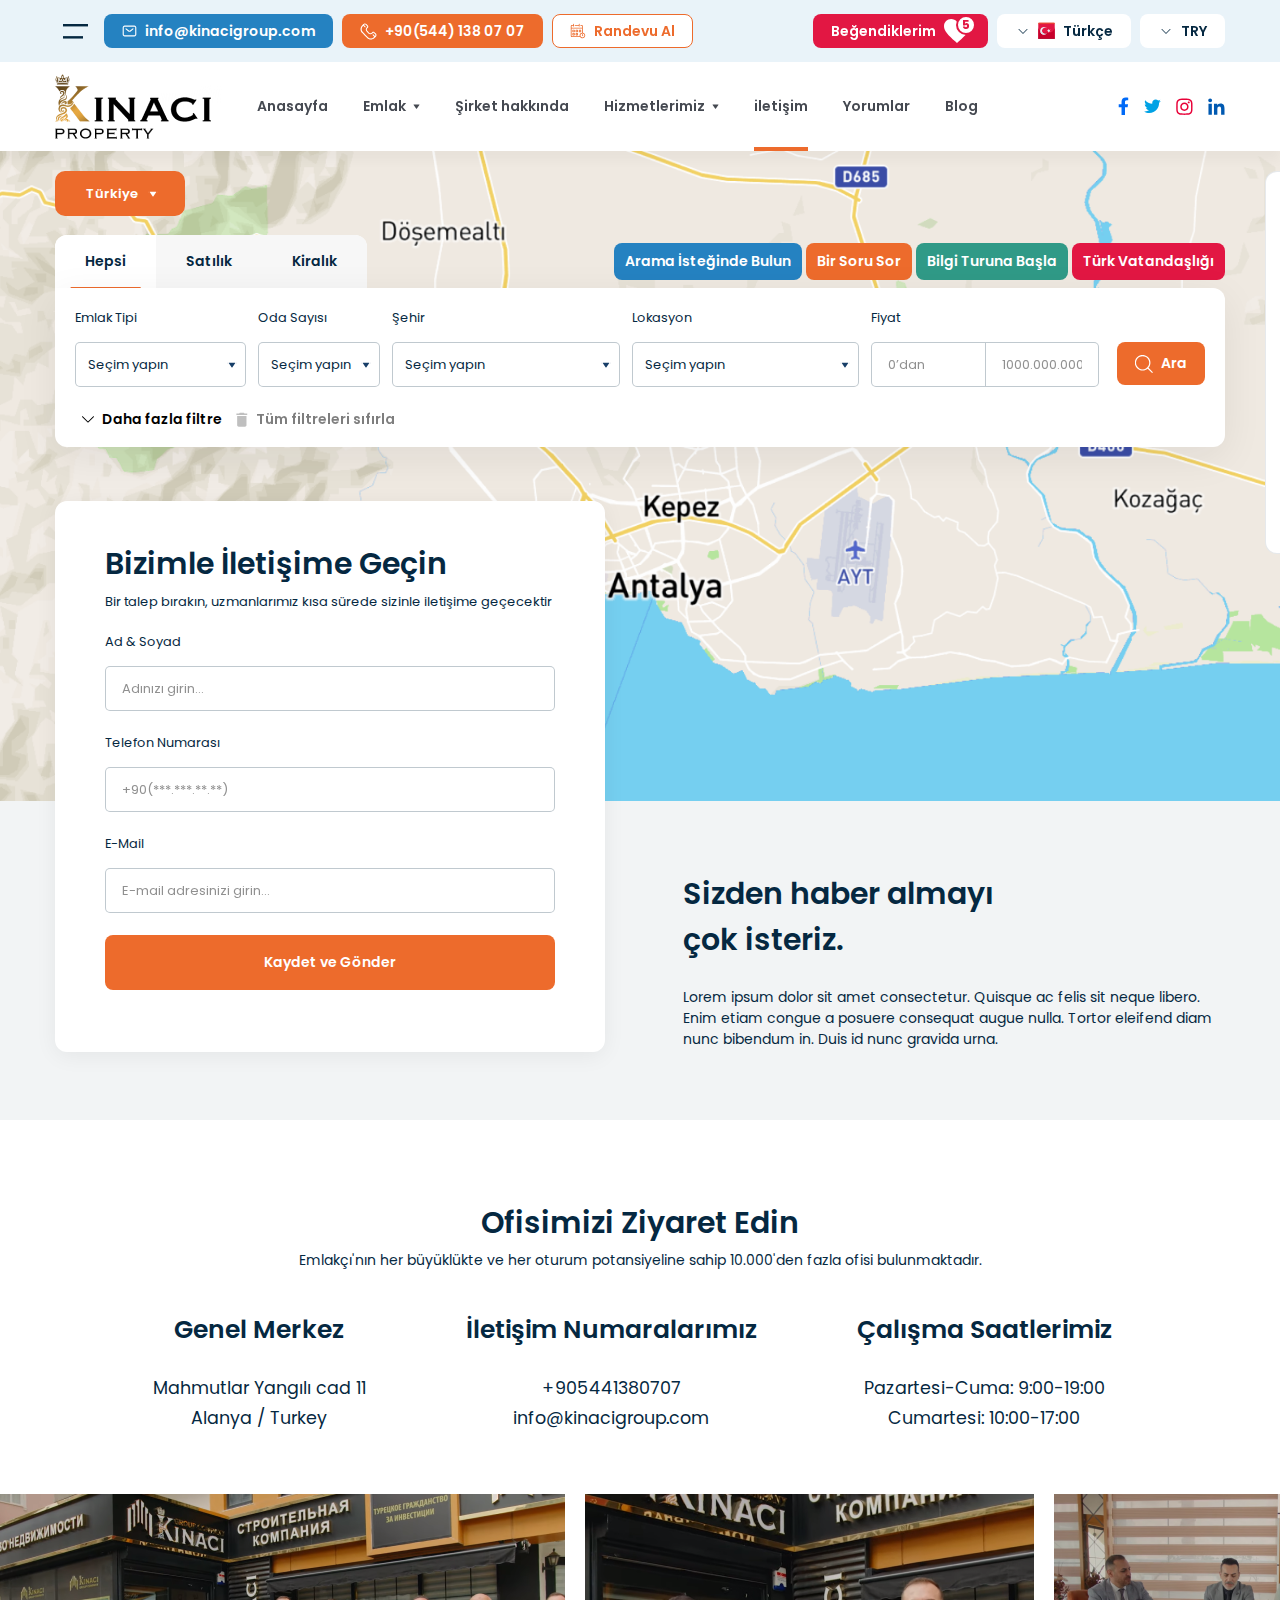
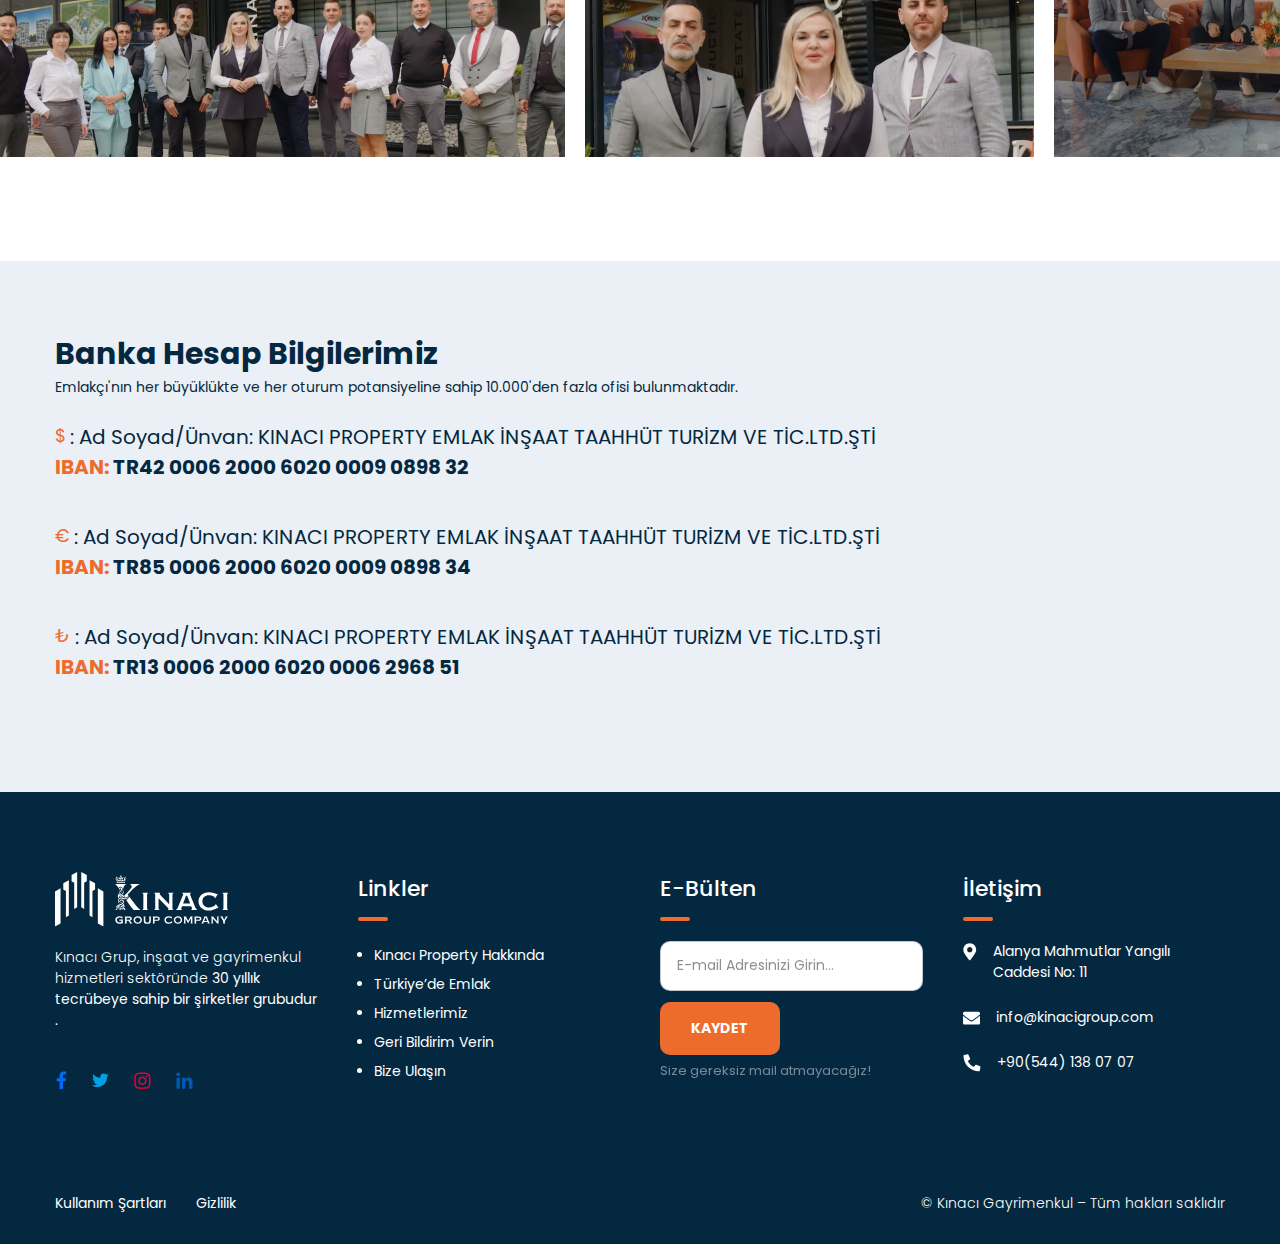
<file: assets/pages/contact.html>
<!DOCTYPE html>
<html lang="en">

<head>
    <meta charset="UTF-8">
    <meta http-equiv="X-UA-Compatible" content="IE=edge">
    <meta name="viewport" content="width=device-width, initial-scale=1.0">
    <title>Document</title>
    <link rel="stylesheet" href="../scss/main.css">
</head>

<body class="">
    <svg xmlns="http://www.w3.org/2000/svg" style="display: none;">

        <symbol id="arrow_bottom" viewBox="0 0 9 5">
            <path
                d="M0.0932994 0.54817C0.0631089 0.51859 0.0392689 0.48316 0.0232348 0.44406C0.00720163 0.40495 -0.000689075 0.36298 4.71614e-05 0.32072C-0.000689075 0.27847 0.00720163 0.2365 0.0232348 0.19739C0.0392689 0.15829 0.0631089 0.12286 0.0932994 0.0932798C0.122868 0.0637098 0.157972 0.04025 0.196607 0.02425C0.235243 0.00824003 0.276651 0 0.31847 0C0.360288 0 0.401698 0.00824003 0.440333 0.02425C0.478968 0.04025 0.514072 0.0637098 0.543641 0.0932798L4.50043 4.05537L8.4572 0.0985899C8.51788 0.0444699 8.59697 0.0156201 8.67824 0.0179501C8.75951 0.0202701 8.83682 0.0535902 8.8943 0.11108C8.95179 0.16857 8.98512 0.24587 8.98744 0.32714C8.98976 0.40841 8.96091 0.48749 8.9068 0.54817L4.72484 4.73013C4.69527 4.75973 4.66017 4.78313 4.62153 4.79913C4.5829 4.81513 4.54149 4.82343 4.49967 4.82343C4.45785 4.82343 4.41644 4.81513 4.37781 4.79913C4.33917 4.78313 4.30407 4.75973 4.2745 4.73013L0.0932994 0.54817Z"
                fill="currentColor" />
        </symbol>

        <symbol id="facebook" viewBox="0 0 11 20">
            <path
                d="M10.3258 10.8782H7.59945V19.0208H3.96434V10.8782H0.983548V7.53386H3.96434V4.95293C3.96434 2.04484 5.70919 0.409042 8.36282 0.409042C9.63511 0.409042 10.9801 0.663499 10.9801 0.663499V3.53524H9.48971C8.03566 3.53524 7.59945 4.40766 7.59945 5.35279V7.53386H10.8347L10.3258 10.8782Z"
                fill="#006AF7" />
        </symbol>
        <symbol id="twitter" viewBox="0 0 19 16">
            <path
                d="M16.8322 3.93441C16.8322 4.11616 16.8322 4.26157 16.8322 4.44332C16.8322 9.49613 13.0153 15.276 5.99953 15.276C3.81846 15.276 1.81915 14.658 0.146998 13.5675C0.437807 13.6038 0.728616 13.6402 1.05578 13.6402C2.83698 13.6402 4.47278 13.0222 5.78142 12.0044C4.10927 11.968 2.69158 10.8775 2.21901 9.35072C2.47347 9.38707 2.69158 9.42343 2.94603 9.42343C3.27319 9.42343 3.6367 9.35072 3.92751 9.27802C2.18266 8.91451 0.87402 7.38776 0.87402 5.53386V5.49751C1.38294 5.78832 2.0009 5.93372 2.61887 5.97007C1.56469 5.2794 0.910372 4.11616 0.910372 2.80753C0.910372 2.0805 1.09213 1.42618 1.41929 0.880917C3.30954 3.17104 6.14493 4.69778 9.30748 4.87954C9.23477 4.58873 9.19842 4.29792 9.19842 4.00711C9.19842 1.89875 10.9069 0.190246 13.0153 0.190246C14.1058 0.190246 15.0873 0.626459 15.8143 1.38983C16.6504 1.20808 17.4865 0.880917 18.2135 0.444703C17.9227 1.35348 17.3411 2.0805 16.5413 2.55307C17.3047 2.48037 18.0681 2.26226 18.7224 1.97145C18.2135 2.73482 17.5592 3.38914 16.8322 3.93441Z"
                fill="#00A2E5" />
        </symbol>
        <symbol id="instagram" viewBox="0 0 17 17">
            <path
                d="M8.40576 4.53455C10.6959 4.53455 12.5861 6.4248 12.5861 8.71492C12.5861 11.0414 10.6959 12.8953 8.40576 12.8953C6.07929 12.8953 4.22539 11.0414 4.22539 8.71492C4.22539 6.4248 6.07929 4.53455 8.40576 4.53455ZM8.40576 11.4413C9.89616 11.4413 11.0957 10.2417 11.0957 8.71492C11.0957 7.22453 9.89616 6.02494 8.40576 6.02494C6.87902 6.02494 5.67943 7.22453 5.67943 8.71492C5.67943 10.2417 6.91537 11.4413 8.40576 11.4413ZM13.713 4.38914C13.713 4.93441 13.2768 5.37062 12.7315 5.37062C12.1863 5.37062 11.7501 4.93441 11.7501 4.38914C11.7501 3.84388 12.1863 3.40766 12.7315 3.40766C13.2768 3.40766 13.713 3.84388 13.713 4.38914ZM16.4757 5.37062C16.5484 6.71561 16.5484 10.7506 16.4757 12.0956C16.403 13.4042 16.1122 14.5311 15.1671 15.5126C14.2219 16.4577 13.0587 16.7485 11.7501 16.8212C10.4051 16.8939 6.3701 16.8939 5.02511 16.8212C3.71647 16.7485 2.58959 16.4577 1.60811 15.5126C0.662977 14.5311 0.372168 13.4042 0.299466 12.0956C0.226764 10.7506 0.226764 6.71561 0.299466 5.37062C0.372168 4.06198 0.662977 2.89875 1.60811 1.95362C2.58959 1.00849 3.71647 0.717681 5.02511 0.644979C6.3701 0.572277 10.4051 0.572277 11.7501 0.644979C13.0587 0.717681 14.2219 1.00849 15.1671 1.95362C16.1122 2.89875 16.403 4.06198 16.4757 5.37062ZM14.7309 13.5133C15.1671 12.4591 15.058 9.91451 15.058 8.71492C15.058 7.55169 15.1671 5.00711 14.7309 3.91658C14.44 3.22591 13.8948 2.64429 13.2041 2.38983C12.1136 1.95362 9.569 2.06267 8.40576 2.06267C7.20618 2.06267 4.6616 1.95362 3.60742 2.38983C2.88039 2.68064 2.33513 3.22591 2.04432 3.91658C1.60811 5.00711 1.71716 7.55169 1.71716 8.71492C1.71716 9.91451 1.60811 12.4591 2.04432 13.5133C2.33513 14.2403 2.88039 14.7856 3.60742 15.0764C4.6616 15.5126 7.20618 15.4035 8.40576 15.4035C9.569 15.4035 12.1136 15.5126 13.2041 15.0764C13.8948 14.7856 14.4764 14.2403 14.7309 13.5133Z"
                fill="#E80138" />
        </symbol>
        <symbol id="navbar_arrow" viewBox="0 0 7 7">
            <path
                d="M6.12504 1.45849L0.875036 1.45849C0.821882 1.45865 0.76978 1.47331 0.724339 1.50089C0.678897 1.52846 0.641836 1.56791 0.617146 1.61498C0.592455 1.66205 0.581069 1.71497 0.584214 1.76803C0.587359 1.82109 0.604916 1.87229 0.634994 1.91611L3.25999 5.70778C3.36879 5.86499 3.6307 5.86499 3.73979 5.70778L6.36479 1.91611C6.39517 1.87238 6.41299 1.82115 6.4163 1.768C6.41962 1.71485 6.40831 1.66181 6.38359 1.61464C6.35888 1.56747 6.32171 1.52797 6.27613 1.50044C6.23055 1.47291 6.17829 1.4584 6.12504 1.45849Z"
                fill="currentColor" />
        </symbol>
        <symbol id="linkedin" viewBox="0 0 17 17">
            <path
                d="M3.85135 16.6943H0.470698V5.82536H3.85135V16.6943ZM2.14285 4.37131C1.08867 4.37131 0.21624 3.46253 0.21624 2.372C0.21624 1.31782 1.08867 0.445393 2.14285 0.445393C3.23338 0.445393 4.10581 1.31782 4.10581 2.372C4.10581 3.46253 3.23338 4.37131 2.14285 4.37131ZM16.4652 16.6943H13.1209V11.4234C13.1209 10.1511 13.0845 8.55169 11.3397 8.55169C9.59482 8.55169 9.34037 9.89668 9.34037 11.3144V16.6943H5.95971V5.82536H9.19496V7.31575H9.23131C9.70388 6.47968 10.7944 5.5709 12.4302 5.5709C15.8472 5.5709 16.5015 7.82467 16.5015 10.7328V16.6943H16.4652Z"
                fill="#0059B1" />
        </symbol>
        <symbol id="phone" viewBox="0 0 18 18">
            <path
                d="M16.7821 11.2223L15.2786 9.71875C14.9555 9.41034 14.5261 9.23825 14.0795 9.23825C13.6328 9.23825 13.2034 9.41034 12.8803 9.71875L12.3509 10.2482C11.9918 10.606 11.5053 10.807 10.9983 10.807C10.4913 10.807 10.0049 10.606 9.64565 10.2482C9.23801 9.84052 8.97859 9.56522 8.71918 9.29522C8.45977 9.02522 8.18977 8.73405 7.76624 8.31581C7.40869 7.95752 7.20788 7.472 7.20788 6.96581C7.20788 6.45963 7.40869 5.97412 7.76624 5.61581L8.29565 5.0864C8.45353 4.92973 8.57879 4.74333 8.66421 4.53796C8.74962 4.3326 8.7935 4.11235 8.7933 3.88993C8.79138 3.44115 8.61257 3.01123 8.29565 2.69346L6.79212 1.17934C6.36739 0.756424 5.79269 0.518552 5.1933 0.517578C4.89806 0.518013 4.6058 0.576689 4.33326 0.690246C4.06073 0.803803 3.81327 0.970007 3.60506 1.17934L2.17036 2.60346C1.13649 3.63878 0.555786 5.04209 0.555786 6.50522C0.555786 7.96836 1.13649 9.37168 2.17036 10.407C2.99624 11.2329 3.93859 12.1646 4.87565 13.1388C5.81271 14.1129 6.73389 15.0235 7.55448 15.8705C8.58957 16.9028 9.99176 17.4825 11.4536 17.4825C12.9155 17.4825 14.3176 16.9028 15.3527 15.8705L16.7821 14.4411C17.2025 14.019 17.4402 13.4486 17.4439 12.8529C17.4492 12.5505 17.3932 12.2502 17.2794 11.97C17.1657 11.6899 16.9966 11.4355 16.7821 11.2223ZM15.9827 13.6205L15.8292 13.7529L14.2939 12.2123C14.2427 12.154 14.1803 12.1069 14.1102 12.0738C14.0402 12.0406 13.964 12.0222 13.8865 12.0198C13.8091 12.0172 13.7319 12.0306 13.6598 12.0591C13.5878 12.0876 13.5224 12.1305 13.4676 12.1854C13.4127 12.2401 13.3698 12.3057 13.3413 12.3777C13.3129 12.4498 13.2994 12.5269 13.302 12.6044C13.3045 12.6819 13.3228 12.7579 13.356 12.828C13.3891 12.8981 13.4362 12.9606 13.4945 13.0117L15.0562 14.5735L14.5798 15.0499C13.7561 15.871 12.6405 16.3322 11.4774 16.3322C10.3144 16.3322 9.19873 15.871 8.37506 15.0499C7.55977 14.2346 6.6333 13.2923 5.72801 12.3499C4.82271 11.4076 3.8433 10.4388 3.01742 9.61287C2.19627 8.7892 1.73516 7.67358 1.73516 6.51052C1.73516 5.34745 2.19627 4.23183 3.01742 3.40816L3.49389 2.93169L5.00271 4.48816C5.10802 4.59698 5.25224 4.65951 5.40366 4.66199C5.55506 4.66448 5.70125 4.60671 5.81006 4.5014C5.91889 4.3961 5.98141 4.25188 5.98389 4.10047C5.98638 3.94905 5.92861 3.80286 5.8233 3.69405L4.23506 2.10581L4.38859 1.95228C4.49293 1.84626 4.61738 1.76215 4.75466 1.70488C4.89194 1.64761 5.03926 1.61833 5.18801 1.61875C5.48814 1.61965 5.77565 1.73961 5.98742 1.95228L7.49624 3.48228C7.60097 3.58795 7.65991 3.73058 7.66036 3.87934C7.66043 3.95307 7.64597 4.02607 7.6178 4.0942C7.58965 4.16233 7.54834 4.22424 7.49624 4.2764L6.96683 4.80581C6.39785 5.37644 6.07833 6.14939 6.07833 6.95522C6.07833 7.76105 6.39785 8.534 6.96683 9.10464C7.41153 9.51758 7.65506 9.77699 7.94095 10.047C8.22683 10.317 8.47036 10.6082 8.88859 11.0211C9.45923 11.5901 10.2322 11.9096 11.038 11.9096C11.8439 11.9096 12.6168 11.5901 13.1874 11.0211L13.7168 10.4917C13.8249 10.3897 13.968 10.3329 14.1165 10.3329C14.2652 10.3329 14.4081 10.3897 14.5162 10.4917L16.0197 11.9952C16.1255 12.0997 16.2095 12.2242 16.2668 12.3615C16.3241 12.4987 16.3535 12.646 16.3533 12.7946C16.3506 12.9494 16.3163 13.102 16.2526 13.2432C16.1888 13.3842 16.097 13.5108 15.9827 13.6152V13.6205Z"
                fill="currentColor" />
        </symbol>
        <symbol id="phone1" viewBox="0 0 18 19">
            <path
                d="M17.4727 12.9766C17.7539 13.1172 17.9648 13.4336 17.9648 13.7852C17.9648 13.8203 17.9648 13.8906 17.9648 13.9609L17.1211 17.6172C17.0156 18.0039 16.6992 18.25 16.3125 18.25C7.27734 18.25 0 10.9727 0 1.9375C0 1.55078 0.246094 1.23438 0.632812 1.12891L4.28906 0.285156C4.35938 0.285156 4.42969 0.25 4.46484 0.25C4.81641 0.25 5.13281 0.460938 5.27344 0.777344L6.96094 4.71484C6.99609 4.82031 7.03125 4.92578 7.03125 5.03125C7.03125 5.3125 6.89062 5.55859 6.71484 5.69922L4.57031 7.45703C5.87109 10.1992 8.05078 12.3789 10.793 13.6797L12.5508 11.5352C12.6914 11.3594 12.9375 11.2188 13.1836 11.2188C13.3242 11.2188 13.4297 11.2539 13.5352 11.2891L17.4727 12.9766Z"
                fill="currentColor" />
        </symbol>
        <symbol id="mail" viewBox="0 0 19 14" fill="none">
            <path
                d="M5.09028 4.35395L8.39757 6.99978C8.71042 7.25026 9.09923 7.38674 9.5 7.38674C9.90076 7.38674 10.2896 7.25026 10.6024 6.99978L13.9097 4.35395M17.4375 11.4095V2.59006C17.4375 2.12225 17.2517 1.6736 16.9209 1.3428C16.5901 1.01201 16.1414 0.826172 15.6736 0.826172H3.32639C2.85858 0.826172 2.40992 1.01201 2.07913 1.3428C1.74834 1.6736 1.5625 2.12225 1.5625 2.59006V11.4095C1.5625 11.8773 1.74834 12.326 2.07913 12.6568C2.40992 12.9876 2.85858 13.1734 3.32639 13.1734H15.6736C16.1414 13.1734 16.5901 12.9876 16.9209 12.6568C17.2517 12.326 17.4375 11.8773 17.4375 11.4095Z"
                stroke="currentColor" stroke-width="1.41667" stroke-linecap="round" stroke-linejoin="round" />
        </symbol>
        <symbol id="mail1" viewBox="0 0 18 14">
            <path
                d="M17.6484 4.96484C17.7891 4.85938 18 4.96484 18 5.14062V12.3125C18 13.2617 17.2266 14 16.3125 14H1.6875C0.738281 14 0 13.2617 0 12.3125V5.14062C0 4.96484 0.175781 4.85938 0.316406 4.96484C1.125 5.59766 2.14453 6.37109 5.73047 8.97266C6.46875 9.5 7.73438 10.6602 9 10.6602C10.2305 10.6602 11.5312 9.5 12.2344 8.97266C15.8203 6.37109 16.8398 5.59766 17.6484 4.96484ZM9 9.5C8.15625 9.53516 6.99609 8.48047 6.39844 8.05859C1.72266 4.68359 1.37109 4.36719 0.316406 3.52344C0.105469 3.38281 0 3.13672 0 2.85547V2.1875C0 1.27344 0.738281 0.5 1.6875 0.5H16.3125C17.2266 0.5 18 1.27344 18 2.1875V2.85547C18 3.13672 17.8594 3.38281 17.6484 3.52344C16.5938 4.36719 16.2422 4.68359 11.5664 8.05859C10.9688 8.48047 9.80859 9.53516 9 9.5Z"
                fill="currentColor" />
        </symbol>

        <symbol id="calendar" viewBox="0 0 17 16">
            <path fill-rule="evenodd" clip-rule="evenodd"
                d="M2.52112 7.57292C2.52112 7.34638 2.61111 7.12912 2.7713 6.96893C2.93149 6.80874 3.14875 6.71875 3.37529 6.71875H4.22946C4.45599 6.71875 4.67326 6.80874 4.83344 6.96893C4.99363 7.12912 5.08362 7.34638 5.08362 7.57292V8.42709C5.08362 8.65363 4.99363 8.87089 4.83344 9.03108C4.67326 9.19126 4.45599 9.28126 4.22946 9.28126H3.37529C3.14875 9.28126 2.93149 9.19126 2.7713 9.03108C2.61111 8.87089 2.52112 8.65363 2.52112 8.42709V7.57292ZM4.22946 7.57292V8.42709H3.37529V7.57292H4.22946ZM6.79196 6.71875C6.56542 6.71875 6.34816 6.80874 6.18797 6.96893C6.02779 7.12912 5.93779 7.34638 5.93779 7.57292V8.42709C5.93779 8.65363 6.02779 8.87089 6.18797 9.03108C6.34816 9.19126 6.56542 9.28126 6.79196 9.28126H7.64613C7.87267 9.28126 8.08993 9.19126 8.25012 9.03108C8.41031 8.87089 8.5003 8.65363 8.5003 8.42709V7.57292C8.5003 7.34638 8.41031 7.12912 8.25012 6.96893C8.08993 6.80874 7.87267 6.71875 7.64613 6.71875H6.79196ZM7.64613 7.57292H6.79196V8.42709H7.64613V7.57292ZM9.35447 7.57292C9.35447 7.34638 9.44446 7.12912 9.60465 6.96893C9.76483 6.80874 9.9821 6.71875 10.2086 6.71875H11.0628C11.2893 6.71875 11.5066 6.80874 11.6668 6.96893C11.827 7.12912 11.917 7.34638 11.917 7.57292V8.42709C11.917 8.65363 11.827 8.87089 11.6668 9.03108C11.5066 9.19126 11.2893 9.28126 11.0628 9.28126H10.2086C9.9821 9.28126 9.76483 9.19126 9.60465 9.03108C9.44446 8.87089 9.35447 8.65363 9.35447 8.42709V7.57292ZM10.2086 7.57292H11.0628V8.42709H10.2086V7.57292ZM3.37529 10.1354C3.14875 10.1354 2.93149 10.2254 2.7713 10.3856C2.61111 10.5458 2.52112 10.7631 2.52112 10.9896V11.8438C2.52112 12.0703 2.61111 12.2876 2.7713 12.4477C2.93149 12.6079 3.14875 12.6979 3.37529 12.6979H4.22946C4.45599 12.6979 4.67326 12.6079 4.83344 12.4477C4.99363 12.2876 5.08362 12.0703 5.08362 11.8438V10.9896C5.08362 10.7631 4.99363 10.5458 4.83344 10.3856C4.67326 10.2254 4.45599 10.1354 4.22946 10.1354H3.37529ZM3.37529 10.9896V11.8438H4.22946V10.9896H3.37529ZM5.93779 10.9896C5.93779 10.7631 6.02779 10.5458 6.18797 10.3856C6.34816 10.2254 6.56542 10.1354 6.79196 10.1354H7.64613C7.87267 10.1354 8.08993 10.2254 8.25012 10.3856C8.41031 10.5458 8.5003 10.7631 8.5003 10.9896V11.8438C8.5003 12.0703 8.41031 12.2876 8.25012 12.4477C8.08993 12.6079 7.87267 12.6979 7.64613 12.6979H6.79196C6.56542 12.6979 6.34816 12.6079 6.18797 12.4477C6.02779 12.2876 5.93779 12.0703 5.93779 11.8438V10.9896ZM6.79196 10.9896H7.64613V11.8438H6.79196V10.9896Z"
                fill="#ED6B2C" />
            <path
                d="M13.1982 11.2031C13.3115 11.2031 13.4201 11.2481 13.5002 11.3282C13.5803 11.4083 13.6253 11.5169 13.6253 11.6302V12.5211L13.9272 12.8231C14.005 12.9036 14.0481 13.0115 14.0471 13.1235C14.0461 13.2354 14.0012 13.3426 13.922 13.4218C13.8428 13.5009 13.7357 13.5459 13.6238 13.5468C13.5118 13.5478 13.4039 13.5048 13.3233 13.427L12.7711 12.8747V11.6302C12.7711 11.5169 12.8161 11.4083 12.8962 11.3282C12.9763 11.2481 13.0849 11.2031 13.1982 11.2031Z"
                fill="#ED6B2C" />
            <path fill-rule="evenodd" clip-rule="evenodd"
                d="M3.37513 0.739584C3.37513 0.626314 3.42012 0.517684 3.50022 0.43759C3.58031 0.357496 3.68894 0.3125 3.80221 0.3125C3.91548 0.3125 4.02411 0.357496 4.10421 0.43759C4.1843 0.517684 4.2293 0.626314 4.2293 0.739584V2.87501C4.2293 2.98828 4.1843 3.09691 4.10421 3.177C4.02411 3.25709 3.91548 3.30209 3.80221 3.30209C3.68894 3.30209 3.58031 3.25709 3.50022 3.177C3.42012 3.09691 3.37513 2.98828 3.37513 2.87501V2.44792H2.09387C1.98061 2.44792 1.87197 2.49292 1.79188 2.57301C1.71179 2.65311 1.66679 2.76174 1.66679 2.87501V4.58334H12.771V2.87501C12.771 2.76174 12.726 2.65311 12.6459 2.57301C12.5658 2.49292 12.4572 2.44792 12.3439 2.44792H11.0626V1.59375H12.3439C12.6837 1.59375 13.0096 1.72874 13.2499 1.96902C13.4902 2.2093 13.6251 2.5352 13.6251 2.87501V9.73825C14.3732 9.84637 15.0526 10.2338 15.5265 10.8225C16.0005 11.4113 16.2339 12.1577 16.1798 12.9116C16.1257 13.6655 15.788 14.3709 15.2348 14.886C14.6816 15.401 13.9539 15.6874 13.1981 15.6875C12.716 15.6879 12.2411 15.5715 11.8138 15.3484C11.3866 15.1252 11.0197 14.802 10.7445 14.4063H2.09387C1.75407 14.4063 1.42817 14.2713 1.18789 14.031C0.947611 13.7907 0.812622 13.4648 0.812622 13.125V2.87501C0.812622 2.5352 0.947611 2.2093 1.18789 1.96902C1.42817 1.72874 1.75407 1.59375 2.09387 1.59375H3.37513V0.739584ZM10.2085 12.6979C10.2084 11.9789 10.4674 11.284 10.938 10.7404C11.4086 10.1968 12.0594 9.84105 12.771 9.73825V5.43751H1.66679V13.125C1.66679 13.2383 1.71179 13.3469 1.79188 13.427C1.87197 13.5071 1.98061 13.5521 2.09387 13.5521H10.3323C10.25 13.2749 10.2082 12.9872 10.2085 12.6979ZM13.1981 14.8334C13.7644 14.8334 14.3076 14.6084 14.708 14.2079C15.1085 13.8074 15.3335 13.2643 15.3335 12.6979C15.3335 12.1316 15.1085 11.5884 14.708 11.188C14.3076 10.7875 13.7644 10.5625 13.1981 10.5625C12.6317 10.5625 12.0886 10.7875 11.6881 11.188C11.2876 11.5884 11.0626 12.1316 11.0626 12.6979C11.0626 13.2643 11.2876 13.8074 11.6881 14.2079C12.0886 14.6084 12.6317 14.8334 13.1981 14.8334Z"
                fill="#ED6B2C" />
            <path
                d="M9.78155 3.30209C9.66828 3.30209 9.55964 3.25709 9.47955 3.177C9.39946 3.09691 9.35446 2.98828 9.35446 2.87501V2.44792H5.08362V1.59375H9.35446V0.739584C9.35446 0.626314 9.39946 0.517684 9.47955 0.43759C9.55964 0.357496 9.66828 0.3125 9.78155 0.3125C9.89482 0.3125 10.0034 0.357496 10.0835 0.43759C10.1636 0.517684 10.2086 0.626314 10.2086 0.739584V2.87501C10.2086 2.98828 10.1636 3.09691 10.0835 3.177C10.0034 3.25709 9.89482 3.30209 9.78155 3.30209Z"
                fill="#ED6B2C" />
        </symbol>
        <symbol id="location" viewBox="0 0 14 19">
            <path
                d="M6.04688 17.8984C0.914062 10.5156 0 9.74219 0 7C0 3.27344 2.98828 0.25 6.75 0.25C10.4766 0.25 13.5 3.27344 13.5 7C13.5 9.74219 12.5508 10.5156 7.41797 17.8984C7.10156 18.3906 6.36328 18.3906 6.04688 17.8984ZM6.75 9.8125C8.29688 9.8125 9.5625 8.58203 9.5625 7C9.5625 5.45312 8.29688 4.1875 6.75 4.1875C5.16797 4.1875 3.9375 5.45312 3.9375 7C3.9375 8.58203 5.16797 9.8125 6.75 9.8125Z"
                fill="white" />
        </symbol>
        <symbol id="search" viewBox="0 0 18 18">
            <path
                d="M17.6393 16.9803L13.5593 12.8403C14.4393 11.8003 15.0093 10.6203 15.2693 9.30032C15.5293 7.98032 15.4593 6.67032 15.0593 5.37032C14.6593 4.07032 13.9493 2.96032 12.9293 2.04032C11.9093 1.12032 10.7393 0.500322 9.41932 0.180323C8.09932 -0.139677 6.78932 -0.119677 5.48932 0.240324C4.18932 0.600323 3.04932 1.27032 2.06932 2.25032C1.08932 3.23032 0.41932 4.37032 0.0593199 5.67032C-0.30068 6.97032 -0.32068 8.28032 -0.000680149 9.60032C0.31932 10.9203 0.93932 12.0903 1.85932 13.1103C2.77932 14.1303 3.88932 14.8403 5.18932 15.2403C6.48932 15.6403 7.79932 15.7103 9.11932 15.4503C10.4393 15.1903 11.6393 14.6203 12.7193 13.7403L16.7993 17.8203C16.9193 17.9403 17.0593 17.9903 17.2193 17.9703C17.3793 17.9503 17.5093 17.8903 17.6093 17.7903C17.7093 17.6903 17.7693 17.5603 17.7893 17.4003C17.8093 17.2403 17.7593 17.1003 17.6393 16.9803ZM1.01932 7.80032C1.01932 6.60032 1.31932 5.50032 1.91932 4.50032C2.51932 3.50032 3.31932 2.70032 4.31932 2.10032C5.31932 1.50032 6.41932 1.20032 7.61932 1.20032C8.81932 1.20032 9.91932 1.50032 10.9193 2.10032C11.9193 2.70032 12.7193 3.50032 13.3193 4.50032C13.9193 5.50032 14.2193 6.60032 14.2193 7.80032C14.2193 9.00032 13.9193 10.1003 13.3193 11.1003C12.7193 12.1003 11.9193 12.9003 10.9193 13.5003C9.91932 14.1003 8.81932 14.4003 7.61932 14.4003C6.41932 14.4003 5.31932 14.1003 4.31932 13.5003C3.31932 12.9003 2.51932 12.1003 1.91932 11.1003C1.31932 10.1003 1.01932 9.00032 1.01932 7.80032Z"
                fill="currentColor" />
        </symbol>
        <symbol id="rubbish" viewBox="0 0 9 12">
            <path opacity="0.5"
                d="M8.44434 1.53467V2.71045H0.295898V1.53467H2.31934L2.9209 0.960449H5.81934L6.4209 1.53467H8.44434ZM0.870117 10.2847V3.28467H7.87012V10.2847C7.87012 10.5946 7.75163 10.868 7.51465 11.105C7.27767 11.342 7.00423 11.4604 6.69434 11.4604H2.0459C1.736 11.4604 1.46257 11.342 1.22559 11.105C0.988607 10.868 0.870117 10.5946 0.870117 10.2847Z"
                fill="currentColor" />
        </symbol>
        <symbol id="message" viewBox="0 0 23 23">
            <path
                d="M4.51761 18.8759L7.3668 17.9258L7.86547 18.1751C9.01108 18.7466 10.2847 19.0512 11.6204 19.0512C16.0815 19.0512 19.707 15.5389 19.707 11.6384C19.707 7.73799 16.0815 4.2257 11.6204 4.2257C7.15924 4.2257 3.53374 7.73799 3.53374 11.6384C3.53374 13.094 4.05937 14.5712 5.02572 15.834L5.4907 16.4405L4.51627 18.8746L4.51761 18.8759ZM3.56474 20.6146C3.44278 20.6554 3.31167 20.6605 3.18689 20.6293C3.06212 20.598 2.9489 20.5317 2.86061 20.4382C2.77232 20.3446 2.71264 20.2278 2.68862 20.1014C2.66461 19.975 2.67726 19.8444 2.72508 19.725L3.95425 16.6521C2.8329 15.1831 2.18597 13.4256 2.18597 11.6384C2.18597 7.17192 6.22928 2.87793 11.6204 2.87793C17.0114 2.87793 21.0547 7.17192 21.0547 11.6384C21.0547 16.1049 17.0114 20.3989 11.6204 20.3989C10.1084 20.4032 8.61632 20.0543 7.26302 19.38L3.56474 20.6132V20.6146Z"
                fill="currentColor" />
            <path
                d="M11.6202 12.7165C11.4786 12.7165 11.3384 12.6886 11.2076 12.6344C11.0768 12.5802 10.9579 12.5008 10.8578 12.4007C10.7576 12.3006 10.6782 12.1817 10.624 12.0509C10.5699 11.9201 10.542 11.7799 10.542 11.6383C10.542 11.4967 10.5699 11.3565 10.624 11.2257C10.6782 11.0948 10.7576 10.976 10.8578 10.8759C10.9579 10.7757 11.0768 10.6963 11.2076 10.6421C11.3384 10.5879 11.4786 10.5601 11.6202 10.5601C11.9061 10.5601 12.1804 10.6737 12.3826 10.8759C12.5848 11.0781 12.6984 11.3523 12.6984 11.6383C12.6984 11.9242 12.5848 12.1985 12.3826 12.4007C12.1804 12.6029 11.9061 12.7165 11.6202 12.7165ZM15.6635 12.7165C15.5219 12.7165 15.3817 12.6886 15.2509 12.6344C15.1201 12.5802 15.0012 12.5008 14.9011 12.4007C14.801 12.3006 14.7215 12.1817 14.6673 12.0509C14.6132 11.9201 14.5853 11.7799 14.5853 11.6383C14.5853 11.4967 14.6132 11.3565 14.6673 11.2257C14.7215 11.0948 14.801 10.976 14.9011 10.8759C15.0012 10.7757 15.1201 10.6963 15.2509 10.6421C15.3817 10.5879 15.5219 10.5601 15.6635 10.5601C15.9494 10.5601 16.2237 10.6737 16.4259 10.8759C16.6281 11.0781 16.7417 11.3523 16.7417 11.6383C16.7417 11.9242 16.6281 12.1985 16.4259 12.4007C16.2237 12.6029 15.9494 12.7165 15.6635 12.7165ZM7.57687 12.7165C7.43528 12.7165 7.29507 12.6886 7.16426 12.6344C7.03344 12.5802 6.91458 12.5008 6.81446 12.4007C6.71434 12.3006 6.63492 12.1817 6.58073 12.0509C6.52655 11.9201 6.49866 11.7799 6.49866 11.6383C6.49866 11.4967 6.52655 11.3565 6.58073 11.2257C6.63492 11.0948 6.71434 10.976 6.81446 10.8759C6.91458 10.7757 7.03344 10.6963 7.16426 10.6421C7.29507 10.5879 7.43528 10.5601 7.57687 10.5601C7.86283 10.5601 8.13708 10.6737 8.33929 10.8759C8.54149 11.0781 8.65509 11.3523 8.65509 11.6383C8.65509 11.9242 8.54149 12.1985 8.33929 12.4007C8.13708 12.6029 7.86283 12.7165 7.57687 12.7165Z"
                fill="currentColor" />
        </symbol>
        <symbol id="whatsApp" viewBox="0 0 21 22">
            <path
                d="M16.5255 4.871C15.7344 4.07188 14.7921 3.43827 13.7535 3.00715C12.715 2.57602 11.601 2.356 10.4765 2.35991C5.76497 2.35991 1.92499 6.19989 1.92499 10.9114C1.92499 12.4215 2.32193 13.8885 3.06404 15.1828L1.85596 19.6182L6.38627 18.4274C7.6375 19.1091 9.04405 19.4715 10.4765 19.4715C15.188 19.4715 19.028 15.6316 19.028 10.92C19.028 8.63332 18.1392 6.48465 16.5255 4.871ZM10.4765 18.0218C9.19937 18.0218 7.94815 17.6767 6.85224 17.0295L6.59337 16.8742L3.90107 17.5818L4.61729 14.9585L4.44471 14.691C3.73517 13.558 3.35842 12.2483 3.35743 10.9114C3.35743 6.99377 6.55022 3.80098 10.4679 3.80098C12.3663 3.80098 14.1525 4.54309 15.49 5.88924C16.1523 6.54848 16.6771 7.33261 17.0341 8.19618C17.3911 9.05976 17.5731 9.9856 17.5697 10.92C17.5869 14.8377 14.3941 18.0218 10.4765 18.0218ZM14.3769 12.7063C14.1611 12.6027 13.1084 12.085 12.9185 12.0073C12.7201 11.9383 12.582 11.9038 12.4353 12.1109C12.2886 12.3266 11.883 12.8098 11.7622 12.9479C11.6414 13.0946 11.512 13.1119 11.2963 12.9997C11.0805 12.8961 10.3902 12.6631 9.57906 11.9383C8.9405 11.3688 8.51767 10.6698 8.38823 10.4541C8.26742 10.2383 8.37097 10.1262 8.48315 10.014C8.57807 9.91906 8.69888 9.76374 8.80243 9.64293C8.90598 9.52212 8.94913 9.4272 9.01816 9.28913C9.08719 9.14244 9.05268 9.02163 9.0009 8.91808C8.94913 8.81453 8.51767 7.76177 8.34509 7.33031C8.1725 6.91611 7.99129 6.96789 7.86185 6.95926H7.44765C7.30096 6.95926 7.0766 7.01103 6.87813 7.22676C6.68829 7.44249 6.13602 7.96024 6.13602 9.013C6.13602 10.0658 6.90402 11.084 7.00757 11.2221C7.11112 11.3688 8.51767 13.5261 10.6577 14.4494C11.1668 14.6737 11.5638 14.8032 11.8744 14.8981C12.3835 15.062 12.8495 15.0362 13.2206 14.9844C13.6348 14.924 14.489 14.4666 14.6616 13.9661C14.8428 13.4656 14.8428 13.0428 14.7824 12.9479C14.722 12.853 14.5926 12.8098 14.3769 12.7063Z"
                fill="currentColor" />
        </symbol>
        <symbol id="right-top-arrow" viewBox="0 0 16 18">
            <g clip-path="url(#clip0_103_1344)">
                <path
                    d="M14.7779 1.36523H5.61127C5.38096 1.36523 5.19459 1.5516 5.19459 1.78192C5.19459 2.01222 5.38096 2.1986 5.61127 2.1986H13.7721L0.31666 15.654C0.153887 15.8168 0.153887 16.0804 0.31666 16.2432C0.398027 16.3245 0.504668 16.3652 0.61127 16.3652C0.717871 16.3652 0.824472 16.3245 0.905879 16.2432L14.3613 2.78777V10.9485C14.3613 11.1789 14.5477 11.3653 14.7779 11.3653C15.0082 11.3653 15.1946 11.1789 15.1946 10.9485V1.78192C15.1946 1.5516 15.0082 1.36523 14.7779 1.36523Z"
                    fill="currentColor" />
            </g>
        </symbol>
        <symbol id="camera" viewBox="0 0 24 24">
            <path
                d="M12 15C13.6569 15 15 13.6569 15 12C15 10.3431 13.6569 9 12 9C10.3431 9 9 10.3431 9 12C9 13.6569 10.3431 15 12 15Z"
                fill="currentColor" />
            <path
                d="M20 4H16.83L15.59 2.65C15.4036 2.44539 15.1767 2.28191 14.9235 2.16999C14.6704 2.05807 14.3968 2.00017 14.12 2H9.88C9.32 2 8.78 2.24 8.4 2.65L7.17 4H4C2.9 4 2 4.9 2 6V18C2 19.1 2.9 20 4 20H20C21.1 20 22 19.1 22 18V6C22 4.9 21.1 4 20 4ZM12 17C9.24 17 7 14.76 7 12C7 9.24 9.24 7 12 7C14.76 7 17 9.24 17 12C17 14.76 14.76 17 12 17Z"
                fill="currentColor" />
        </symbol>
        <symbol id="heart" viewBox="0 0 29 26">
            <path
                d="M25.1182 14.0168L14.6182 24.416L4.11819 14.0168C3.42562 13.3428 2.88009 12.5328 2.51596 11.6377C2.15183 10.7425 1.97698 9.7817 2.00243 8.81568C2.02787 7.84965 2.25306 6.89936 2.66382 6.02464C3.07457 5.14992 3.66198 4.36973 4.38908 3.73318C5.11617 3.09664 5.96718 2.61753 6.88853 2.32604C7.80988 2.03455 8.7816 1.93699 9.74251 2.03949C10.7034 2.142 11.6327 2.44235 12.4718 2.92164C13.3109 3.40093 14.0417 4.04877 14.6182 4.82437C15.1971 4.0544 15.9288 3.41222 16.7673 2.93802C17.6059 2.46381 18.5333 2.1678 19.4915 2.0685C20.4497 1.9692 21.4181 2.06875 22.3361 2.36092C23.254 2.65309 24.1018 3.13159 24.8264 3.76648C25.5509 4.40137 26.1366 5.17897 26.5468 6.05062C26.957 6.92227 27.1828 7.86921 27.2102 8.83216C27.2376 9.79512 27.066 10.7534 26.706 11.6469C26.346 12.5405 25.8055 13.3501 25.1182 14.0252"
                stroke="currentColor" stroke-width="2.8" stroke-linecap="round" stroke-linejoin="round" />
        </symbol>
        <symbol id="home" viewBox="0 0 14 15">
            <path
                d="M13.6169 6.16087L7.67942 0.557353L7.67275 0.551415C7.48197 0.376697 7.23267 0.279785 6.97398 0.279785C6.71528 0.279785 6.46598 0.376697 6.27521 0.551415L6.26853 0.557353L0.331026 6.16087C0.226006 6.25865 0.142377 6.37711 0.0854062 6.50881C0.0284359 6.64051 -0.000639956 6.78257 1.06831e-05 6.92606V13.7876C1.06831e-05 14.0632 0.109483 14.3275 0.304345 14.5223C0.499207 14.7172 0.763497 14.8266 1.03907 14.8266H4.60157C4.87715 14.8266 5.14144 14.7172 5.3363 14.5223C5.53116 14.3275 5.64064 14.0632 5.64064 13.7876V10.2251C5.64064 10.1857 5.65627 10.148 5.68411 10.1201C5.71195 10.0923 5.74971 10.0766 5.78907 10.0766H8.16407C8.20344 10.0766 8.2412 10.0923 8.26903 10.1201C8.29687 10.148 8.31251 10.1857 8.31251 10.2251V13.7876C8.31251 14.0632 8.42198 14.3275 8.61685 14.5223C8.81171 14.7172 9.076 14.8266 9.35157 14.8266H12.9141C13.1896 14.8266 13.4539 14.7172 13.6488 14.5223C13.8437 14.3275 13.9531 14.0632 13.9531 13.7876V6.92606C13.9531 6.78219 13.9232 6.63989 13.8654 6.50817C13.8075 6.37645 13.7229 6.25819 13.6169 6.16087ZM13.0625 13.7876C13.0625 13.827 13.0469 13.8647 13.019 13.8925C12.9912 13.9204 12.9534 13.936 12.9141 13.936H9.35157C9.31221 13.936 9.27445 13.9204 9.24661 13.8925C9.21877 13.8647 9.20314 13.827 9.20314 13.7876V10.2251C9.20314 9.94951 9.09366 9.68522 8.8988 9.49036C8.70394 9.2955 8.43965 9.18602 8.16407 9.18602H5.78907C5.5135 9.18602 5.24921 9.2955 5.05435 9.49036C4.85948 9.68522 4.75001 9.94951 4.75001 10.2251V13.7876C4.75001 13.827 4.73437 13.8647 4.70653 13.8925C4.6787 13.9204 4.64094 13.936 4.60157 13.936H1.03907C0.999705 13.936 0.961949 13.9204 0.934112 13.8925C0.906274 13.8647 0.890636 13.827 0.890636 13.7876V6.92606C0.890591 6.90541 0.894858 6.88497 0.903165 6.86605C0.911472 6.84714 0.923636 6.83016 0.938878 6.81622L0.945558 6.81028L6.8786 1.20825C6.90564 1.18466 6.94032 1.17165 6.9762 1.17165C7.01209 1.17165 7.04676 1.18466 7.0738 1.20825L13.0076 6.81102L13.0135 6.81696C13.0289 6.83084 13.0412 6.84778 13.0496 6.8667C13.0581 6.88562 13.0625 6.90609 13.0625 6.92681V13.7876Z"
                fill="currentColor" />
        </symbol>
        <symbol id="sizer" viewBox="0 0 16 17">
            <path
                d="M5.65333 0.75718H8.53333V1.66385H5.65333V0.75718ZM13.28 13.5572C13.28 13.6638 13.2267 13.7705 13.12 13.8772C13.0133 13.9838 12.9067 14.0372 12.8 14.0372H10.88V14.9438H12.8C13.1911 14.9438 13.52 14.8105 13.7867 14.5438C14.0533 14.2772 14.1867 13.9483 14.1867 13.5572V11.6372H13.28V13.5572ZM12.8 0.75718H10.88V1.66385H12.8C12.9067 1.66385 13.0133 1.71718 13.12 1.82385C13.2267 1.93051 13.28 2.03718 13.28 2.14385V4.06385H14.1867V2.14385C14.1867 1.75274 14.0533 1.42385 13.7867 1.15718C13.52 0.890514 13.1911 0.75718 12.8 0.75718ZM0.906667 2.14385C0.906667 2.03718 0.96 1.93051 1.06667 1.82385C1.17333 1.71718 1.28 1.66385 1.38667 1.66385H3.30667V0.75718H1.38667C0.995556 0.75718 0.666667 0.890514 0.4 1.15718C0.133333 1.42385 0 1.75274 0 2.14385V4.06385H0.906667V2.14385ZM13.28 6.41051H14.1867V9.29051H13.28V6.41051ZM10.88 7.37051V4.54385C10.88 4.40163 10.8356 4.28607 10.7467 4.19718C10.6578 4.10829 10.5422 4.06385 10.4 4.06385H7.57333V5.02385H9.28L6.77333 7.53051C6.56 7.42385 6.34667 7.37051 6.13333 7.37051H1.38667C1.24444 7.37051 1.08444 7.40607 0.906667 7.47718V6.41051H0V13.5572C0 13.9483 0.133333 14.2772 0.4 14.5438C0.666667 14.8105 0.995556 14.9438 1.38667 14.9438H8.53333V14.0372H7.46667C7.53778 13.8594 7.57333 13.6994 7.57333 13.5572V8.81051C7.57333 8.59718 7.52 8.38385 7.41333 8.17051L9.92 5.66385V7.37051H10.88ZM1.38667 14.0372C1.28 14.0372 1.17333 13.9838 1.06667 13.8772C0.96 13.7705 0.906667 13.6638 0.906667 13.5572V8.81051C0.906667 8.66829 0.96 8.55274 1.06667 8.46385C1.17333 8.37496 1.28 8.33051 1.38667 8.33051H6.13333C6.27556 8.33051 6.39111 8.37496 6.48 8.46385C6.56889 8.55274 6.61333 8.66829 6.61333 8.81051V13.5572C6.61333 13.6638 6.56889 13.7705 6.48 13.8772C6.39111 13.9838 6.27556 14.0372 6.13333 14.0372H1.38667Z"
                fill="currentColor" />
        </symbol>
        <symbol id="bed" viewBox="0 0 15 14">
            <path
                d="M13.8133 7.7576L13.7067 7.70426V3.06426C13.7067 2.42426 13.4756 1.86426 13.0133 1.38426C12.5511 0.904264 12 0.664264 11.36 0.664264H2.82667C2.18667 0.664264 1.63556 0.904264 1.17333 1.38426C0.711111 1.86426 0.48 2.42426 0.48 3.06426V7.70426L0.426667 7.7576C0.142222 8.04204 0 8.37982 0 8.77093V12.5576C0 12.6643 0.0444444 12.7709 0.133333 12.8776C0.222222 12.9843 0.337778 13.0376 0.48 13.0376H2.82667C3.00444 13.0376 3.12889 12.9665 3.2 12.8243L4.05333 11.5976H10.1867L10.9867 12.8243C11.0578 12.9665 11.1822 13.0376 11.36 13.0376H13.76C13.8667 13.0376 13.9644 12.9843 14.0533 12.8776C14.1422 12.7709 14.1867 12.6643 14.1867 12.5576V8.77093C14.1867 8.37982 14.0622 8.04204 13.8133 7.7576ZM2.82667 1.62426H11.36C11.7511 1.62426 12.0889 1.76649 12.3733 2.05093C12.6578 2.33537 12.8 2.67315 12.8 3.06426V5.89093C12.5867 5.60649 12.3111 5.37538 11.9733 5.1976C11.6356 5.01982 11.2711 4.94871 10.88 4.98426H3.30667C2.63111 4.94871 2.08 5.16204 1.65333 5.62426L1.38667 5.94426V3.06426C1.38667 2.67315 1.52889 2.33537 1.81333 2.05093C2.09778 1.76649 2.43556 1.62426 2.82667 1.62426ZM12.32 7.33093H1.86667C1.86667 6.93982 2.00889 6.60204 2.29333 6.3176C2.57778 6.03315 2.91556 5.89093 3.30667 5.89093H10.88C11.2711 5.89093 11.6089 6.03315 11.8933 6.3176C12.1778 6.60204 12.32 6.93982 12.32 7.33093ZM13.28 12.0776H11.6267L10.8267 10.8509C10.72 10.7087 10.5778 10.6376 10.4 10.6376H3.78667C3.60889 10.6376 3.46667 10.7087 3.36 10.8509L2.56 12.0776H0.906667V8.77093C0.906667 8.62871 0.96 8.51315 1.06667 8.42426C1.17333 8.33538 1.28 8.29093 1.38667 8.29093H12.8C12.9067 8.29093 13.0133 8.33538 13.12 8.42426C13.2267 8.51315 13.28 8.62871 13.28 8.77093V12.0776Z"
                fill="currentColor" />
        </symbol>
        <symbol id="shower" viewBox="0 0 15 15">
            <path
                d="M10.88 0.75718H6.61333C6.00889 0.75718 5.45778 0.899403 4.96 1.18385C4.46222 1.46829 4.06222 1.86829 3.76 2.38385C3.45778 2.8994 3.30667 3.4594 3.30667 4.06385H2.34667C1.70667 4.06385 1.15556 4.29496 0.693333 4.75718C0.231111 5.2194 0 5.77051 0 6.41051V7.85051C0 7.99274 0.0444444 8.10829 0.133333 8.19718C0.222222 8.28607 0.337778 8.33051 0.48 8.33051H7.09333C7.23556 8.33051 7.35111 8.28607 7.44 8.19718C7.52889 8.10829 7.57333 7.99274 7.57333 7.85051V6.41051C7.57333 5.77051 7.34222 5.2194 6.88 4.75718C6.41778 4.29496 5.86667 4.06385 5.22667 4.06385H4.26667C4.26667 3.42385 4.49778 2.87274 4.96 2.41051C5.42222 1.94829 5.97333 1.6994 6.61333 1.66385H10.88C11.52 1.6994 12.0711 1.94829 12.5333 2.41051C12.9956 2.87274 13.2444 3.42385 13.28 4.06385V14.4638H14.1867V4.06385C14.1867 3.4594 14.0444 2.8994 13.76 2.38385C13.4756 1.86829 13.0756 1.46829 12.56 1.18385C12.0444 0.899403 11.4844 0.75718 10.88 0.75718ZM5.17333 5.02385C5.56444 5.02385 5.90222 5.15718 6.18667 5.42385C6.47111 5.69051 6.61333 6.0194 6.61333 6.41051V7.37051H0.906667V6.41051C0.906667 6.0194 1.04889 5.69051 1.33333 5.42385C1.61778 5.15718 1.95556 5.02385 2.34667 5.02385H5.17333ZM0.48 9.77051H1.38667V13.0772H0.48V9.77051ZM2.34667 9.77051H3.30667V11.1572H2.34667V9.77051ZM2.34667 12.5972H3.30667V14.4638H2.34667V12.5972ZM4.26667 9.77051H5.17333V12.1172H4.26667V9.77051ZM4.26667 13.0772H5.17333V13.9838H4.26667V13.0772ZM6.13333 9.77051H7.09333V11.1572H6.13333V9.77051ZM6.13333 12.1172H7.09333V14.9438H6.13333V12.1172Z"
                fill="#052841" />
        </symbol>
        <symbol id="security" viewBox="0 0 22 27">
            <path
                d="M11.2043 26.6924C11.071 26.6924 10.9376 26.659 10.8043 26.5924L6.7043 24.5924C4.77096 23.659 3.23763 22.259 2.1043 20.3924C0.970964 18.5257 0.404297 16.4924 0.404297 14.2924V4.19238C0.404297 3.92572 0.48763 3.70905 0.654297 3.54238C0.820964 3.37572 1.0043 3.29238 1.2043 3.29238H4.1043C5.3043 3.29238 6.43763 2.95905 7.5043 2.29238L10.7043 0.192383C11.0376 -0.00761795 11.371 -0.00761795 11.7043 0.192383L14.9043 2.29238C15.9043 2.95905 17.0043 3.29238 18.2043 3.29238H21.1043C21.371 3.22572 21.5876 3.29238 21.7543 3.49238C21.921 3.69238 22.0043 3.92572 22.0043 4.19238V14.2924C22.0043 16.4924 21.4376 18.5257 20.3043 20.3924C19.171 22.259 17.6043 23.659 15.6043 24.5924L11.6043 26.5924C11.471 26.659 11.3376 26.6924 11.2043 26.6924ZM2.1043 5.09238V14.2924C2.1043 16.159 2.6043 17.8757 3.6043 19.4424C4.6043 21.009 5.9043 22.1924 7.5043 22.9924L11.2043 24.7924L14.9043 22.9924C16.5043 22.1924 17.8043 21.009 18.8043 19.4424C19.8043 17.8757 20.3043 16.159 20.3043 14.2924V5.09238H18.3043C16.7043 5.09238 15.2376 4.65905 13.9043 3.79238L11.2043 1.99238L8.5043 3.79238C7.17096 4.65905 5.7043 5.09238 4.1043 5.09238H2.1043ZM11.2043 14.0924C10.071 14.0924 9.12096 13.6924 8.3543 12.8924C7.58763 12.0924 7.2043 11.1424 7.2043 10.0424C7.2043 8.94238 7.58763 8.00905 8.3543 7.24238C9.12096 6.47572 10.071 6.09238 11.2043 6.09238C12.3376 6.09238 13.2876 6.47572 14.0543 7.24238C14.821 8.00905 15.2043 8.94238 15.2043 10.0424C15.2043 11.1424 14.821 12.0924 14.0543 12.8924C13.2876 13.6924 12.3376 14.0924 11.2043 14.0924ZM11.2043 7.79238C10.6043 7.79238 10.0876 8.00905 9.6543 8.44238C9.22096 8.87572 9.0043 9.40905 9.0043 10.0424C9.0043 10.6757 9.22096 11.209 9.6543 11.6424C10.0876 12.0757 10.6043 12.2924 11.2043 12.2924C11.8043 12.2924 12.321 12.0757 12.7543 11.6424C13.1876 11.209 13.4043 10.6757 13.4043 10.0424C13.4043 9.40905 13.1876 8.87572 12.7543 8.44238C12.321 8.00905 11.8043 7.79238 11.2043 7.79238ZM16.5043 18.9924H14.8043C14.8043 18.459 14.621 18.0257 14.2543 17.6924C13.8876 17.359 13.471 17.1924 13.0043 17.1924H9.4043C8.93763 17.1924 8.52096 17.359 8.1543 17.6924C7.78763 18.0257 7.6043 18.459 7.6043 18.9924H5.9043C5.9043 17.9924 6.23763 17.1424 6.9043 16.4424C7.57096 15.7424 8.4043 15.3924 9.4043 15.3924H13.0043C13.9376 15.3924 14.7543 15.7424 15.4543 16.4424C16.1543 17.1424 16.5043 17.9924 16.5043 18.9924Z"
                fill="currentColor" />
        </symbol>

        <!-- 
            <svg width="12" height="19">
                <use xlink:href="#facebook"></use>
            </svg>
         -->
    </svg>
    <header>
        <div class="top_header">
            <div class="container">
                <div class="wrapper">
                    <div class="hideMobile">
                        <button type="button" class="toggle">
                            <svg width="25" height="15" viewBox="0 0 25 15" fill="none"
                                xmlns="http://www.w3.org/2000/svg">
                                <rect width="20" height="2.42553" transform="matrix(-1 0 0 1 20 12.1279)"
                                    fill="#052841" />
                                <rect width="25" height="2.42553" transform="matrix(-1 0 0 1 25 0)" fill="#052841" />
                            </svg>
                        </button>
                        <div class="contact_info">
                            <a href="" class="btn btn_md blue">
                                <svg width="15" height="12">
                                    <use xlink:href="#mail"></use>
                                </svg>
                                info@kinacigroup.com
                            </a>
                            <a href="" class="btn btn_md orange">
                                <svg width="17" height="17">
                                    <use xlink:href="#phone"></use>
                                </svg>
                                +90(544) 138 07 07
                            </a>
                            <a href="" class="make_appointment btn btn_md">
                                <svg width="16" height="16">
                                    <use xlink:href="#calendar"></use>
                                </svg>
                                Randevu Al
                            </a>
                        </div>
                    </div>
                    <div class="contact_info hideDesktop">
                        <a href="" class="btn blue">
                            <svg width="12" height="19">
                                <use xlink:href="#message"></use>
                            </svg>
                        </a>
                        <a href="" class="btn orange">
                            <svg width="12" height="19">
                                <use xlink:href="#whatsApp"></use>
                            </svg>
                        </a>
                    </div>
                    <div>
                        <button class="btn btn_md red favorite_btn hideMobile">
                            <span>Beğendiklerim</span>
                            <div class="count">
                                <svg width="26" height="24" viewBox="0 0 26 24" fill="none"
                                    xmlns="http://www.w3.org/2000/svg">
                                    <path
                                        d="M13 24L11.115 22.2736C4.42 16.1657 0 12.1243 0 7.19346C0 3.15204 3.146 0 7.15 0C9.412 0 11.583 1.0594 13 2.72044C14.417 1.0594 16.588 0 18.85 0C22.854 0 26 3.15204 26 7.19346C26 12.1243 21.58 16.1657 14.885 22.2736L13 24Z"
                                        fill="white" />
                                </svg>
                                <div>5</div>
                            </div>
                        </button>
                        <div class="dropdown0 language_select">
                            <div class="btn btn_md">
                                <div class="arrow">
                                    <svg width="12" height="5">
                                        <use xlink:href="#arrow_bottom"></use>
                                    </svg>
                                </div>
                                <div class="flag_img">
                                    <img src="../images/turkey-flag.svg" alt="">
                                </div>
                                <span>Türkçe</span>
                            </div>
                            <ul>
                                <li>
                                    <a href="">Türkçe</a>
                                </li>
                                <li>
                                    <a href="">English</a>
                                </li>
                                <li>
                                    <a href="">Russian</a>
                                </li>
                            </ul>
                        </div>
                        <div class="dropdown0 currency">
                            <div class="btn btn_md">
                                <div class="arrow">
                                    <svg width="12" height="5">
                                        <use xlink:href="#arrow_bottom"></use>
                                    </svg>
                                </div>
                                <span>TRY</span>
                            </div>
                            <ul>
                                <li>
                                    <a href="">TRY</a>
                                </li>
                                <li>
                                    <a href="">TRY</a>
                                </li>
                                <li>
                                    <a href="">TRY</a>
                                </li>
                            </ul>
                        </div>
                    </div>
                </div>
            </div>
        </div>
        <div class="site_header">
            <div class="container">
                <div class="wrapper">
                    <div class="toggle">
                        <span class="bars">
                            <span class="bar"></span><span class="bar"></span><span class="bar"></span>
                        </span>
                    </div>
                 <a href="../../index.html" class="site_logo">
                        <img src="../images/logo.png" alt="">
                    </a>
                    <ul class="menu">
                       <li class="nav_item">
                            <a href="../../index.html" class="nav_link">
                                Anasayfa
                            </a>
                        </li>
                        <li class="nav_item dropdown">
                          <a href="./listing.html" class="nav_link">
                                Emlak
                                <svg width="7" height="7">
                                    <use xlink:href="#navbar_arrow"></use>
                                </svg>
                            </a>
                            <div class="dropdown_menu">
                                <ul>
                                    <li>
                                        <a href="">Satılık</a>
                                    </li>
                                    <li>
                                        <a href="">Kiralık</a>
                                    </li>
                                    <li>
                                        <a href="">Satılmış Portföy</a>
                                    </li>
                                </ul>
                            </div>
                        </li>
                        <li class="nav_item">
                             <a href="./about.html" class="nav_link">
                                Şirket hakkında
                            </a>
                        </li>
                        <li class="nav_item">
                                 <a href="./services.html" class="nav_link">
                                Hizmetlerimiz
                                <svg width="7" height="7">
                                    <use xlink:href="#navbar_arrow"></use>
                                </svg>
                            </a>
                            <div class="dropdown_menu">
                                <ul>
                                    <li>
                                        <a href="">Ücretsiz Emlak Seçimi</a>
                                    </li>
                                    <li>
                                        <a href="">Gayrımenkul Yatırımları</a>
                                    </li>
                                    <li>
                                        <a href="">Çalışma Turu</a>
                                    </li>
                                    <li>
                                        <a href="">Satış Sonrası Servis</a>
                                    </li>
                                    <li>
                                        <a href="">çevrimiçi Tur</a>
                                    </li>
                                    <li>
                                        <a href="">Porföylerin Bireysel Seçimi</a>
                                    </li>
                                    <li>
                                        <a href="">Satın Alma Aşamasında Destek</a>
                                    </li>
                                </ul>
                            </div>
                        </li>
                        <li class="nav_item active">
                           <a href="./contact.html" class="nav_link">
                                iletişim
                            </a>
                        </li>
                        <li class="nav_item">
                            <a href="./comments.html" class="nav_link">
                                Yorumlar
                            </a>
                        </li>
                        <li class="nav_item">
                            <a href="./blog-list.html" class="nav_link">
                                Blog
                            </a>
                        </li>
                    </ul>
                    <div class="social_media hideMobile">
                        <a href="">
                            <svg width="12" height="19">
                                <use xlink:href="#facebook"></use>
                            </svg>
                        </a>
                        <a href="">
                            <svg width="17" height="19">
                                <use xlink:href="#twitter"></use>
                            </svg>
                        </a>
                        <a href="">
                            <svg width="17" height="19">
                                <use xlink:href="#instagram"></use>
                            </svg>
                        </a>
                        <a href="">
                            <svg width="17" height="19">
                                <use xlink:href="#linkedin"></use>
                            </svg>
                        </a>
                    </div>
                    <div class="contact_info hideDesktop">
                        <a href="" class="btn btn_md orange">
                            <svg width="17" height="17">
                                <use xlink:href="#phone"></use>
                            </svg>
                        </a>
                        <a href="" class="btn btn_md blue">
                            <svg width="15" height="12">
                                <use xlink:href="#mail"></use>
                            </svg>
                        </a>
                        <a href="" class="make_appointment btn btn_md">
                            <svg width="16" height="16">
                                <use xlink:href="#calendar"></use>
                            </svg>
                        </a>
                    </div>
                </div>
            </div>
        </div>
    </header>
    <div class="fixed_menu favorite_list">
        <div class="inner">
            <div class="head">
                <span>Beğendiklerim</span>
                <div class="close_btn">
                    <svg width="40" height="40" viewBox="0 0 40 40" fill="none" xmlns="http://www.w3.org/2000/svg">
                        <rect width="40" height="40" rx="20" fill="#F7F7F7" />
                        <g clip-path="url(#clip0_368_467)">
                            <path
                                d="M19.6445 19L24.7227 24.0781L24.1895 24.6113L19.1113 19.5332L14.0332 24.6113L13.5 24.0781L18.5781 19L13.5 13.9219L14.0332 13.3887L19.1113 18.4668L24.1895 13.3887L24.7227 13.9219L19.6445 19Z"
                                fill="#052841" />
                        </g>
                    </svg>
                </div>
            </div>
            <div class="content">
                <div class="add_fav">
                    <svg width="28" height="25">
                        <use xlink:href="#heart"></use>
                    </svg>
                    <p>Antalya LEED Sertifikalı Viva Defne Projesi</p>
                </div>
                <div class="add_fav">
                    <svg width="28" height="25">
                        <use xlink:href="#heart"></use>
                    </svg>
                    <p>İzmir Defne Projesi</p>
                </div>
                <div class="add_fav active">
                    <svg width="28" height="25">
                        <use xlink:href="#heart"></use>
                    </svg>
                    <p>İlanı favorilerden çıkardın.</p>
                </div>
                <div class="add_fav">
                    <svg width="28" height="25">
                        <use xlink:href="#heart"></use>
                    </svg>
                    <p>Antalya LEED Sertifikalı Viva Defne Projesi</p>
                </div>
                <div class="add_fav">
                    <svg width="28" height="25">
                        <use xlink:href="#heart"></use>
                    </svg>
                    <p>İzmir Defne Projesi</p>
                </div>
                <div class="add_fav active">
                    <svg width="28" height="25">
                        <use xlink:href="#heart"></use>
                    </svg>
                    <p>Antalya LEED Sertifikalı Viva Defne Projesi</p>
                </div>
                <div class="add_fav">
                    <svg width="28" height="25">
                        <use xlink:href="#heart"></use>
                    </svg>
                    <p>İzmir Defne Projesi</p>
                </div>
            </div>
        </div>
        <div class="overlay"></div>
    </div>
    <div class="fixed_menu quick_links">
        <div class="inner">
            <div class="head">
                <span>Hızlı Linkler</span>
                <div class="close_btn">
                    <svg width="40" height="40" viewBox="0 0 40 40" fill="none" xmlns="http://www.w3.org/2000/svg">
                        <rect width="40" height="40" rx="20" fill="#F7F7F7" />
                        <g clip-path="url(#clip0_368_467)">
                            <path
                                d="M19.6445 19L24.7227 24.0781L24.1895 24.6113L19.1113 19.5332L14.0332 24.6113L13.5 24.0781L18.5781 19L13.5 13.9219L14.0332 13.3887L19.1113 18.4668L24.1895 13.3887L24.7227 13.9219L19.6445 19Z"
                                fill="#052841" />
                        </g>
                    </svg>
                </div>
            </div>
            <div class="links">
                <a href="">Giriş</a>
                <a href="">Emlak</a>
                <a href="">Şirket hakkında</a>
                <a href="">Hizmetlerimiz</a>
                <a href="">Kişiler</a>
                <a href="">Yorumlar</a>
                <a href="">Blog</a>
            </div>
            <div class="contact_link">
                <span>Müşteri Hizmetleri</span>
                <a href=""><strong>+90(544) 138 07 07</strong></a>
            </div>
            <div class="follow_us">
                <strong>Bizi takip edin</strong>
                <div class="social_media">
                    <a href="">
                        <svg width="12" height="19">
                            <use xlink:href="#facebook"></use>
                        </svg>
                    </a>
                    <a href="">
                        <svg width="17" height="19">
                            <use xlink:href="#twitter"></use>
                        </svg>
                    </a>
                    <a href="">
                        <svg width="17" height="19">
                            <use xlink:href="#instagram"></use>
                        </svg>
                    </a>
                    <a href="">
                        <svg width="17" height="19">
                            <use xlink:href="#linkedin"></use>
                        </svg>
                    </a>
                </div>
            </div>
        </div>
        <div class="overlay"></div>
    </div>
    <div class="mobile_menu">
        <div class="inner">
            <div class="top">
                <div class="close_btn">
                    <svg xmlns="http://www.w3.org/2000/svg" width="20" viewBox="0 0 24 24" fill="none">
                        <g id="Menu / Close_LG">
                            <path id="Vector" d="M21 21L12 12M12 12L3 3M12 12L21.0001 3M12 12L3 21.0001"
                                stroke="#000000" stroke-width="2" stroke-linecap="round" stroke-linejoin="round" />
                        </g>
                    </svg>
                </div>
                <a href="" class="logo">
                    <img src="../images/logo.png" alt="">
                </a>
            </div>
            <div class="center">
                <div class="search_bar">
                    <form action="">
                        <div class="form_wrap">
                            <input type="search" placeholder="Ara..." value="">
                            <button type="submit">
                                <svg xmlns="http://www.w3.org/2000/svg" xmlns:xlink="http://www.w3.org/1999/xlink"
                                    width="20" version="1.1" x="0px" y="0px" viewBox="0 0 512 512" class="">
                                    <path
                                        d="M225.474,0C101.151,0,0,101.151,0,225.474c0,124.33,101.151,225.474,225.474,225.474    c124.33,0,225.474-101.144,225.474-225.474C450.948,101.151,349.804,0,225.474,0z M225.474,409.323    c-101.373,0-183.848-82.475-183.848-183.848S124.101,41.626,225.474,41.626s183.848,82.475,183.848,183.848    S326.847,409.323,225.474,409.323z"
                                        fill="currentColor" />
                                    <path
                                        d="M505.902,476.472L386.574,357.144c-8.131-8.131-21.299-8.131-29.43,0c-8.131,8.124-8.131,21.306,0,29.43l119.328,119.328    c4.065,4.065,9.387,6.098,14.715,6.098c5.321,0,10.649-2.033,14.715-6.098C514.033,497.778,514.033,484.596,505.902,476.472z"
                                        fill="currentColor" />
                                </svg>
                            </button>
                        </div>
                    </form>
                </div>
                <ul class="menu">
                    <li class="nav_item">
                        <a href="" class="nav_link">Lorem ipsum</a>
                    </li>
                    <li class="nav_item">
                        <a href="" class="nav_link">Lorem ipsum</a>
                    </li>
                    <li class="nav_item">
                        <a href="" class="nav_link">Lorem ipsum</a>
                    </li>
                    <li class="nav_item">
                        <a href="" class="nav_link">Lorem ipsum</a>
                    </li>
                    <li class="nav_item">
                        <a href="" class="nav_link">Lorem ipsum</a>
                    </li>
                    <li class="nav_item">
                        <a href="" class="nav_link">Lorem ipsum</a>
                    </li>
                    <li class="nav_item">
                        <a href="" class="nav_link">Lorem ipsum</a>
                    </li>
                    <li class="nav_item">
                        <a href="" class="nav_link">Lorem ipsum</a>
                    </li>
                </ul>
            </div>
        </div>
    </div>
    <main style="overflow: hidden;">
        <section class="hero sub_hero contact orange">
            <div class="property_filter">
                <div class="container">
                    <div class="tab-wrapper">
                        <div class="country_select">
                            <select name="" id="" class="c_select">
                                <option value="">Türkiye</option>
                                <option value="">Lorem ipsum</option>
                                <option value="">Lorem ipsum</option>
                                <option value="">Lorem ipsum</option>
                                <option value="">Lorem ipsum</option>
                                <option value="">Lorem ipsum</option>
                            </select>
                        </div>
                        <div class="wrapper">
                            <ul class="tab-menu">
                                <li class="active">Hepsi</li>
                                <li>Satılık</li>
                                <li>Kiralık</li>
                            </ul>
                            <div class="links hideMobile">
                                <a href="" class="btn blue">Arama İsteğinde Bulun</a>
                                <a href="" class="btn orange">Bir Soru Sor</a>
                                <a href="" class="btn green">Bilgi Turuna Başla</a>
                                <a href="" class="btn red">Türk Vatandaşlığı</a>
                            </div>
                        </div>
                        <div class="tab-content">
                            <div>
                                <form action="">
                                    <div class="form_wrap">
                                        <div class="form_element w_2">
                                            <label for="">Emlak Tipi</label>
                                            <select name="" id="" class="c_select">
                                                <option value="" hide>Seçim yapın</option>
                                                <option value="">Lorem ipsum</option>
                                                <option value="">Lorem ipsum</option>
                                                <option value="">Lorem ipsum</option>
                                                <option value="">Lorem ipsum</option>
                                                <option value="">Lorem ipsum</option>
                                                <option value="">Lorem ipsum</option>
                                                <option value="">Lorem ipsum</option>
                                                <option value="">Lorem ipsum</option>
                                                <option value="">Lorem ipsum</option>
                                                <option value="">Lorem ipsum</option>
                                                <option value="">Lorem ipsum</option>
                                                <option value="">Lorem ipsum</option>
                                                <option value="">Lorem ipsum</option>
                                                <option value="">Lorem ipsum</option>
                                                <option value="">Lorem ipsum</option>
                                                <option value="">Lorem ipsum</option>
                                                <option value="">Lorem ipsum</option>
                                                <option value="">Lorem ipsum</option>
                                                <option value="">Lorem ipsum</option>
                                                <option value="">Lorem ipsum</option>
                                            </select>
                                        </div>
                                        <div class="form_element">
                                            <label for="">Oda Sayısı</label>
                                            <select name="" id="" class="c_select">
                                                <option value="" hide>Seçim yapın</option>
                                                <option value="">Lorem ipsum</option>
                                                <option value="">Lorem ipsum</option>
                                                <option value="">Lorem ipsum</option>
                                                <option value="">Lorem ipsum</option>
                                                <option value="">Lorem ipsum</option>
                                            </select>
                                        </div>
                                        <div class="form_element w_3">
                                            <label for="">Şehir</label>
                                            <select name="" id="" class="c_select">
                                                <option value="" hide>Seçim yapın</option>
                                                <option value="">Lorem ipsum</option>
                                                <option value="">Lorem ipsum</option>
                                                <option value="">Lorem ipsum</option>
                                                <option value="">Lorem ipsum</option>
                                                <option value="">Lorem ipsum</option>
                                            </select>
                                        </div>
                                        <div class="form_element w_3">
                                            <label for="">Lokasyon</label>
                                            <select name="" id="" class="c_select">
                                                <option value="" hide>Seçim yapın</option>
                                                <option value="">Lorem ipsum</option>
                                                <option value="">Lorem ipsum</option>
                                                <option value="">Lorem ipsum</option>
                                                <option value="">Lorem ipsum</option>
                                                <option value="">Lorem ipsum</option>
                                            </select>
                                        </div>
                                        <div class="form_element w_3">
                                            <label for="">Fiyat</label>
                                            <div class="group">
                                                <input type="text" placeholder="0’dan">
                                                <input type="text" placeholder="1000.000.000’a">
                                            </div>
                                        </div>
                                    </div>
                                </form>
                                <div class="hide">
                                    <form action="">
                                        <div class="form_wrap">
                                            <div class="form_element w_4">
                                                <label for="">Ölçü (m2)</label>
                                                <div class="group">
                                                    <input type="text" placeholder="10’dan">
                                                    <input type="text" placeholder="100.000’e">
                                                </div>
                                            </div>
                                            <div class="form_element w_4">
                                                <label for="">Kat Sayısı</label>
                                                <div class="group">
                                                    <input type="text" placeholder="0’dan">
                                                    <input type="text" placeholder="100’e">
                                                </div>
                                            </div>
                                            <div class="form_element w_3">
                                                <label for="">Özellikleri (avantajlar)</label>
                                                <select name="" id="" class="c_select">
                                                    <option value="" hide>Seçim yapın</option>
                                                    <option value="">Lorem ipsum</option>
                                                    <option value="">Lorem ipsum</option>
                                                    <option value="">Lorem ipsum</option>
                                                    <option value="">Lorem ipsum</option>
                                                    <option value="">Lorem ipsum</option>
                                                    <option value="">Lorem ipsum</option>
                                                    <option value="">Lorem ipsum</option>
                                                    <option value="">Lorem ipsum</option>
                                                    <option value="">Lorem ipsum</option>
                                                    <option value="">Lorem ipsum</option>
                                                    <option value="">Lorem ipsum</option>
                                                    <option value="">Lorem ipsum</option>
                                                    <option value="">Lorem ipsum</option>
                                                    <option value="">Lorem ipsum</option>
                                                    <option value="">Lorem ipsum</option>
                                                    <option value="">Lorem ipsum</option>
                                                    <option value="">Lorem ipsum</option>
                                                    <option value="">Lorem ipsum</option>
                                                    <option value="">Lorem ipsum</option>
                                                    <option value="">Lorem ipsum</option>
                                                </select>
                                            </div>
                                        </div>
                                        <div class="form_wrap">
                                            <div class="form_element w_4">
                                                <label for="">Özellikleri (avantajlar)</label>
                                                <select name="" id="" class="c_select">
                                                    <option value="" hide>Seçim yapın</option>
                                                    <option value="">Lorem ipsum</option>
                                                    <option value="">Lorem ipsum</option>
                                                    <option value="">Lorem ipsum</option>
                                                    <option value="">Lorem ipsum</option>
                                                    <option value="">Lorem ipsum</option>
                                                    <option value="">Lorem ipsum</option>
                                                    <option value="">Lorem ipsum</option>
                                                    <option value="">Lorem ipsum</option>
                                                    <option value="">Lorem ipsum</option>
                                                    <option value="">Lorem ipsum</option>
                                                    <option value="">Lorem ipsum</option>
                                                    <option value="">Lorem ipsum</option>
                                                    <option value="">Lorem ipsum</option>
                                                    <option value="">Lorem ipsum</option>
                                                    <option value="">Lorem ipsum</option>
                                                    <option value="">Lorem ipsum</option>
                                                    <option value="">Lorem ipsum</option>
                                                    <option value="">Lorem ipsum</option>
                                                    <option value="">Lorem ipsum</option>
                                                    <option value="">Lorem ipsum</option>
                                                </select>
                                            </div>
                                            <div class="form_element w_4">
                                                <label for="">Ölçü (m2)</label>
                                                <div class="group">
                                                    <input type="text" placeholder="10’dan">
                                                    <input type="text" placeholder="100.000’e">
                                                </div>
                                            </div>
                                            <div class="form_element w_4">
                                                <label for="">Kat Sayısı</label>
                                                <div class="group">
                                                    <input type="text" placeholder="0’dan">
                                                    <input type="text" placeholder="100’e">
                                                </div>
                                            </div>
                                            <div class="form_element w_2">
                                                <label for="">Havalimanına Mesafe</label>
                                                <input type="text">
                                            </div>
                                        </div>
                                    </form>
                                </div>
                                <div class="bottom">
                                    <div class="wrapper">
                                        <button type="button" class="btn view_more">
                                            <svg width="12" height="19">
                                                <use xlink:href="#arrow_bottom"></use>
                                            </svg>
                                            <span>Daha fazla filtre</span>
                                        </button>
                                        <button type="button" class="btn reset">
                                            <svg width="12" height="19">
                                                <use xlink:href="#rubbish"></use>
                                            </svg>
                                            Tüm filtreleri sıfırla
                                        </button>
                                        <button type="button" class="btn btn_md search_btn orange">
                                            <svg width="18" height="18">
                                                <use xlink:href="#search"></use>
                                            </svg>
                                            Ara
                                        </button>
                                    </div>
                                </div>
                            </div>
                        </div>
                    </div>
                    <div class="callForm">
                        <div class="icon">
                            <img src="../images/call-icon.svg" alt="">
                        </div>
                        <h3>
                            Sizin için <strong>doğru mülkü</strong>
                            <strong>seçmenize</strong> yardımcı
                            olacağız
                        </h3>
                        <p>Formu tercihlerinizle doldurun, satış
                            ekibimiz sizin için doğru seçeneği
                            bulacaktır.
                        </p>
                        <a href="" class="btn orange btn_md">Formu Doldurun</a>
                    </div>
                </div>
            </div>
            <div class="map">
                <img src="../images/map.png" alt="">
            </div>
        </section>
        <section class="contact_form0">
            <div class="container">
                <div class="wrapper">
                    <div class="form">
                        <div class="title">
                            <h2>Bizimle İletişime Geçin</h2>
                            <p>Bir talep bırakın, uzmanlarımız kısa sürede sizinle iletişime geçecektir</p>
                        </div>
                        <form action="">
                            <div class="form_wrap">
                                <div class="form_element">
                                    <label for="">Ad & Soyad</label>
                                    <input type="text" placeholder="Adınızı girin...">
                                </div>
                                <div class="form_element">
                                    <label for="">Telefon Numarası</label>
                                    <input type="text" placeholder="+90(***.***.**.**)">
                                </div>
                                <div class="form_element">
                                    <label for="">E-Mail </label>
                                    <input type="text" placeholder="E-mail adresinizi girin...">
                                </div>
                                <div class="form_element">
                                    <button type="button" class="btn btn_md orange">Kaydet ve Gönder</button>
                                </div>
                            </div>
                        </form>
                    </div>
                    <div class="content">
                        <h1>Sizden haber almayı çok isteriz.</h1>
                        <p>Lorem ipsum dolor sit amet consectetur. Quisque ac felis sit neque libero. Enim etiam
                            congue
                            a posuere consequat augue nulla. Tortor eleifend diam nunc bibendum in. Duis id nunc
                            gravida
                            urna.
                        </p>
                    </div>
                </div>
            </div>
        </section>
        <section class="our_office">
            <div class="container">
                <div class="sec_title">
                    <h1>Ofisimizi Ziyaret Edin</h1>
                    <p>Emlakçı'nın her büyüklükte ve her oturum potansiyeline sahip 10.000'den fazla ofisi
                        bulunmaktadır.</p>
                </div>
                <ul class="items">
                    <li>
                        <h3>Genel Merkez</h3>
                        <p>Mahmutlar Yangılı cad 11 <br>
                            Alanya / Turkey
                        </p>
                    </li>
                    <li>
                        <h3>İletişim Numaralarımız</h3>
                        <a href="">+905441380707</a>
                        <a href="">info@kinacigroup.com</a>
                    </li>
                    <li>
                        <h3>Çalışma Saatlerimiz</h3>
                        <p>Pazartesi-Cuma: 9:00-19:00 <br>
                            Cumartesi: 10:00-17:00</p>
                    </li>
                </ul>
            </div>
            <div class="image_gallery">
                <div class="swiper-wrapper">
                    <div class="swiper-slide">
                        <img src="../images/photo20.png" alt="">
                    </div>
                    <div class="swiper-slide">
                        <img src="../images/photo21.png" alt="">
                    </div>
                    <div class="swiper-slide">
                        <img src="../images/photo22.png" alt="">
                    </div>
                    <div class="swiper-slide">
                        <img src="../images/photo23.png" alt="">
                    </div>
                    <div class="swiper-slide">
                        <img src="../images/photo20.png" alt="">
                    </div>
                    <div class="swiper-slide">
                        <img src="../images/photo21.png" alt="">
                    </div>
                    <div class="swiper-slide">
                        <img src="../images/photo22.png" alt="">
                    </div>
                    <div class="swiper-slide">
                        <img src="../images/photo23.png" alt="">
                    </div>
                    <div class="swiper-slide">
                        <img src="../images/photo20.png" alt="">
                    </div>
                    <div class="swiper-slide">
                        <img src="../images/photo21.png" alt="">
                    </div>
                    <div class="swiper-slide">
                        <img src="../images/photo22.png" alt="">
                    </div>
                    <div class="swiper-slide">
                        <img src="../images/photo23.png" alt="">
                    </div>
                </div>
            </div>
        </section>
        <section class="bank_info">
            <div class="container">
                <div class="wrapper">
                    <div class="title">
                        <h2>Banka Hesap Bilgilerimiz</h2>
                        <p>Emlakçı'nın her büyüklükte ve her oturum potansiyeline sahip 10.000'den fazla ofisi
                            bulunmaktadır.</p>
                    </div>
                    <ul class="info">
                        <li>
                            <p><span>$</span>: Ad Soyad/Ünvan: KINACI PROPERTY EMLAK İNŞAAT TAAHHÜT TURİZM VE
                                TİC.LTD.ŞTİ</p>
                            <p><strong><span>IBAN:</span></strong> <strong> TR42 0006 2000 6020 0009 0898 32</strong>
                            </p>
                        </li>
                        <li>
                            <p><span>€</span>: Ad Soyad/Ünvan: KINACI PROPERTY EMLAK İNŞAAT TAAHHÜT TURİZM VE
                                TİC.LTD.ŞTİ</p>
                            <p><strong><span>IBAN:</span></strong> <strong>TR85 0006 2000 6020 0009 0898 34</strong></p>
                        </li>
                        <li>
                            <p><span>₺</span>: Ad Soyad/Ünvan: KINACI PROPERTY EMLAK İNŞAAT TAAHHÜT TURİZM VE
                                TİC.LTD.ŞTİ
                            </p>
                            <p><strong><span>IBAN:</span></strong> <strong>TR13 0006 2000 6020 0006 2968 51</strong></p>
                        </li>
                    </ul>
                </div>
            </div>
        </section>
    </main>
    <footer class="site_footer">
        <div class="container">
            <div class="foot_main">
                <div class="wrapper">
                    <div class="col">
                        <div class="brand">
                            <div class="logo">
                                <img src="../images/logo-light.svg" alt="">
                            </div>
                            <p>Kınacı Grup, inşaat ve gayrimenkul hizmetleri sektöründe <strong>30 yıllık tecrübeye
                                    sahip bir şirketler grubudur .
                                </strong>
                            </p>
                        </div>
                        <div class="social_media">
                            <a href="">
                                <svg width="12" height="19">
                                    <use xlink:href="#facebook"></use>
                                </svg>
                            </a>
                            <a href="">
                                <svg width="17" height="19">
                                    <use xlink:href="#twitter"></use>
                                </svg>
                            </a>
                            <a href="">
                                <svg width="17" height="19">
                                    <use xlink:href="#instagram"></use>
                                </svg>
                            </a>
                            <a href="">
                                <svg width="17" height="19">
                                    <use xlink:href="#linkedin"></use>
                                </svg>
                            </a>
                        </div>
                    </div>
                    <div class="col">
                        <h4 class="title">Linkler</h4>
                        <ul class="menu">
                            <li>
                                <a href="">Kınacı Property Hakkında</a>
                            </li>
                            <li>
                                <a href="">Türkiye’de Emlak</a>
                            </li>
                            <li>
                                <a href="">Hizmetlerimiz</a>
                            </li>
                            <li>
                                <a href="">Geri Bildirim Verin</a>
                            </li>
                            <li>
                                <a href="">Bize Ulaşın</a>
                            </li>
                        </ul>
                    </div>
                    <div class="col">
                        <h4 class="title">E-Bülten</h4>
                        <div class="subs_form">
                            <form action="">
                                <div class="form_wrap">
                                    <input type="text" placeholder="E-mail Adresinizi Girin...">
                                    <button type="button" class="btn btn_lg orange">KAYDET</button>
                                </div>
                            </form>
                            <p>Size gereksiz mail atmayacağız!</p>
                        </div>
                    </div>
                    <div class="col">
                        <h4 class="title">İletişim</h4>
                        <div class="contact_info">
                            <div class="item">
                                <svg width="14" height="18">
                                    <use xlink:href="#location"></use>
                                </svg>
                                Alanya Mahmutlar Yangılı Caddesi No: 11
                            </div>
                            <a href="mailto:info@kinacigroup.com" class="item">
                                <svg width="17" height="18">
                                    <use xlink:href="#mail1"></use>
                                </svg>
                                info@kinacigroup.com
                            </a>
                            <a href="tel:+90(544) 138 07 07" class="item">
                                <svg width="18" height="18">
                                    <use xlink:href="#phone1"></use>
                                </svg>
                                +90(544) 138 07 07
                            </a>
                        </div>
                    </div>
                </div>
            </div>
            <div class="foot_bottom">
                <div class="wrapper">
                    <div class="links">
                        <a href="">Kullanım Şartları</a>
                        <a href="">Gizlilik</a>
                    </div>
                    <div class="copyright">
                        <p>© Kınacı Gayrimenkul – Tüm hakları saklıdır</p>
                    </div>
                </div>
            </div>
        </div>
    </footer>
    <script src="../js/swiper-bundle.min.js"></script>
    <script src="../js/jquery.min.js"></script>
    <script src="../js/app.js"></script>
</body>

</html>
</file>
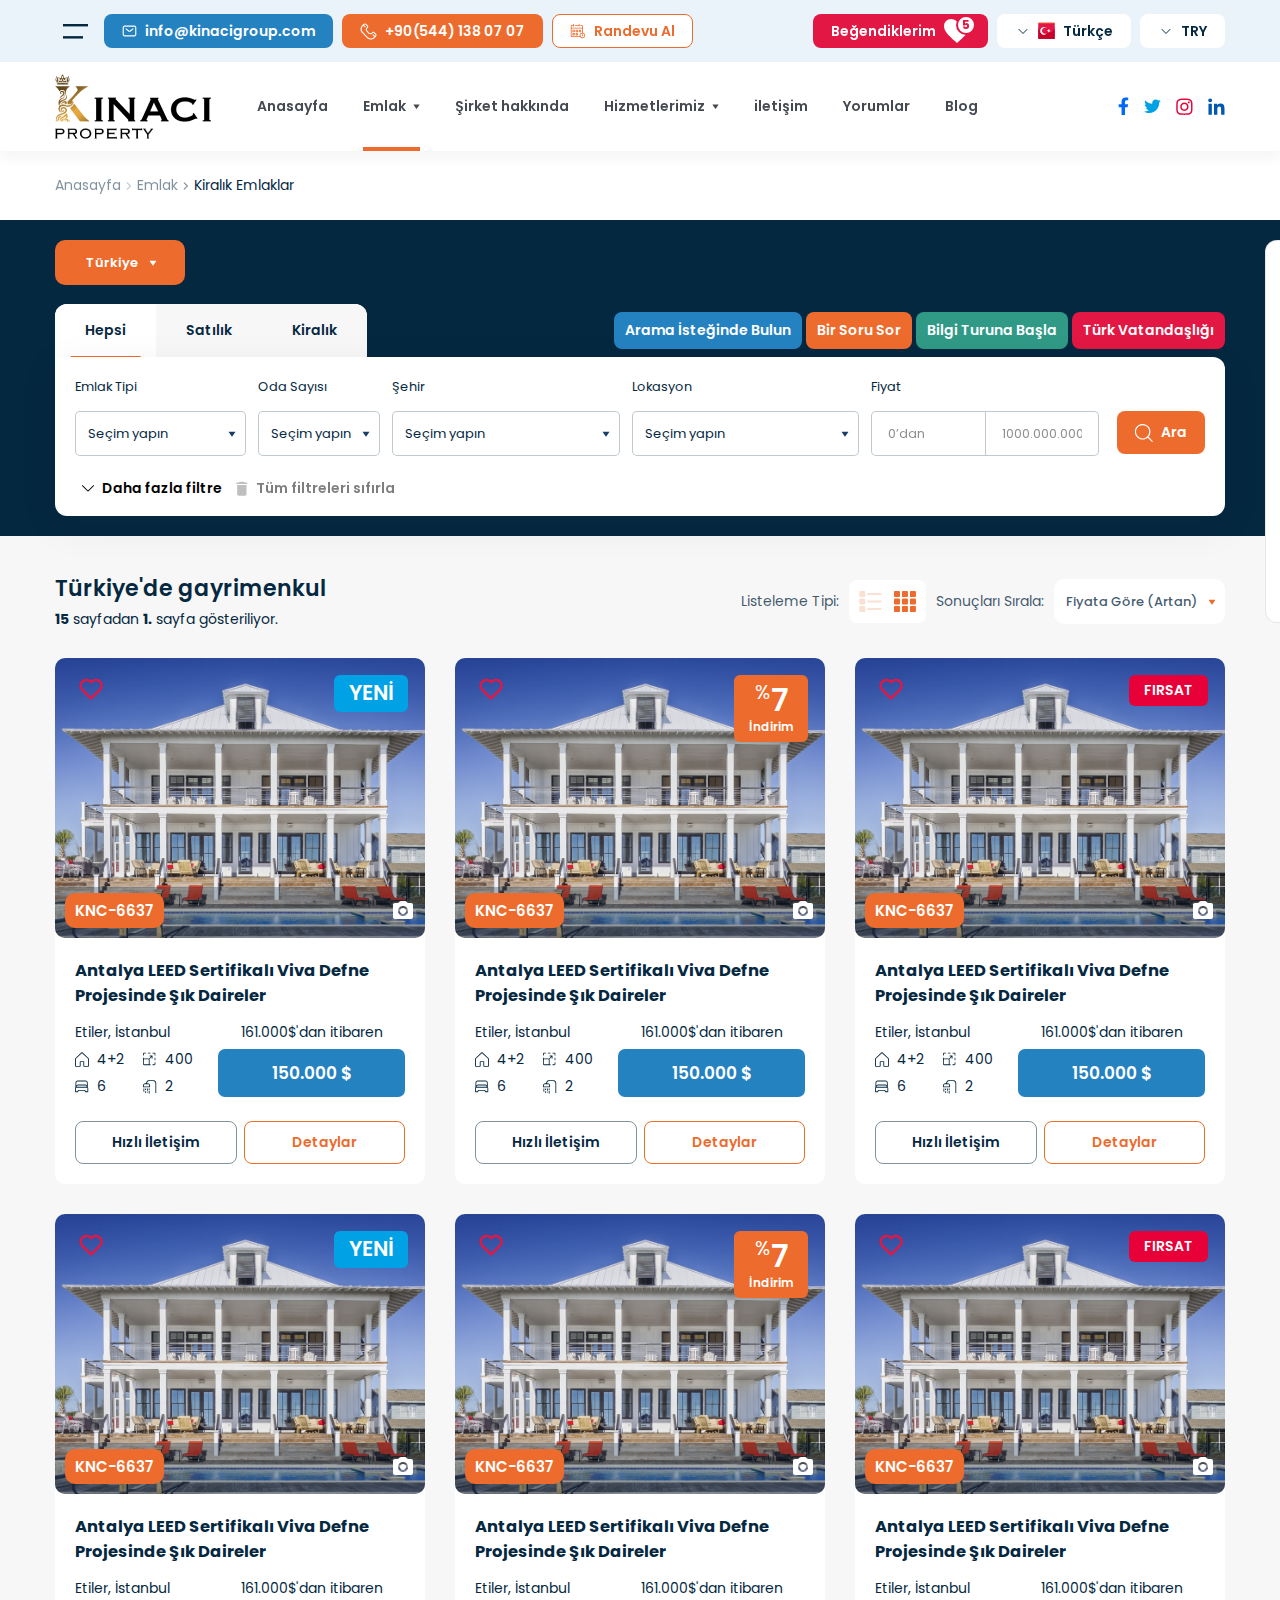
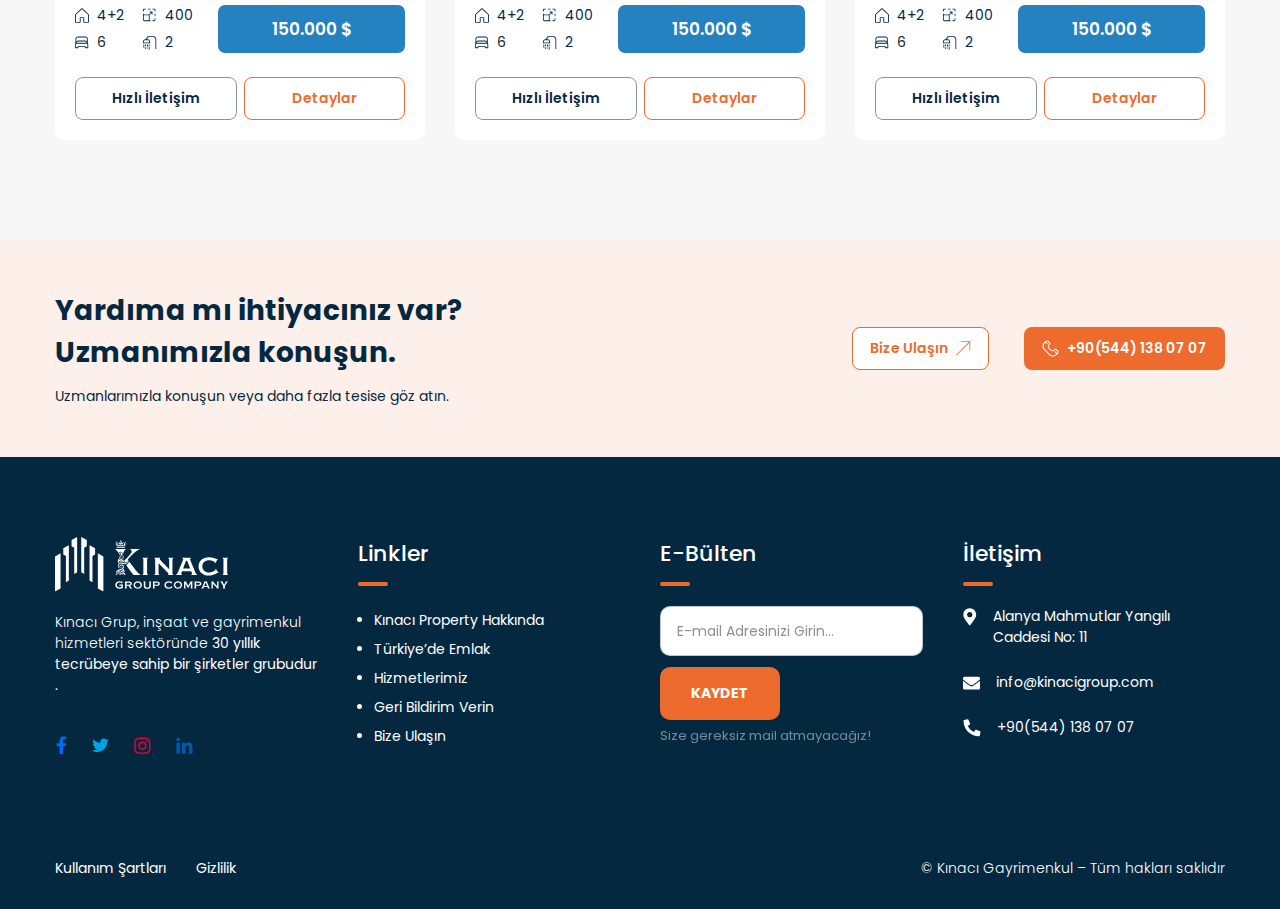
<file: assets/pages/listing.html>
<!DOCTYPE html>
<html lang="en">

<head>
    <meta charset="UTF-8">
    <meta http-equiv="X-UA-Compatible" content="IE=edge">
    <meta name="viewport" content="width=device-width, initial-scale=1.0">
    <title>Document</title>
    <link rel="stylesheet" href="../scss/main.css">
</head>

<body class="sub_page">
    <svg xmlns="http://www.w3.org/2000/svg" style="display: none;">

        <symbol id="arrow_bottom" viewBox="0 0 9 5">
            <path
                d="M0.0932994 0.54817C0.0631089 0.51859 0.0392689 0.48316 0.0232348 0.44406C0.00720163 0.40495 -0.000689075 0.36298 4.71614e-05 0.32072C-0.000689075 0.27847 0.00720163 0.2365 0.0232348 0.19739C0.0392689 0.15829 0.0631089 0.12286 0.0932994 0.0932798C0.122868 0.0637098 0.157972 0.04025 0.196607 0.02425C0.235243 0.00824003 0.276651 0 0.31847 0C0.360288 0 0.401698 0.00824003 0.440333 0.02425C0.478968 0.04025 0.514072 0.0637098 0.543641 0.0932798L4.50043 4.05537L8.4572 0.0985899C8.51788 0.0444699 8.59697 0.0156201 8.67824 0.0179501C8.75951 0.0202701 8.83682 0.0535902 8.8943 0.11108C8.95179 0.16857 8.98512 0.24587 8.98744 0.32714C8.98976 0.40841 8.96091 0.48749 8.9068 0.54817L4.72484 4.73013C4.69527 4.75973 4.66017 4.78313 4.62153 4.79913C4.5829 4.81513 4.54149 4.82343 4.49967 4.82343C4.45785 4.82343 4.41644 4.81513 4.37781 4.79913C4.33917 4.78313 4.30407 4.75973 4.2745 4.73013L0.0932994 0.54817Z"
                fill="currentColor" />
        </symbol>

        <symbol id="facebook" viewBox="0 0 11 20">
            <path
                d="M10.3258 10.8782H7.59945V19.0208H3.96434V10.8782H0.983548V7.53386H3.96434V4.95293C3.96434 2.04484 5.70919 0.409042 8.36282 0.409042C9.63511 0.409042 10.9801 0.663499 10.9801 0.663499V3.53524H9.48971C8.03566 3.53524 7.59945 4.40766 7.59945 5.35279V7.53386H10.8347L10.3258 10.8782Z"
                fill="#006AF7" />
        </symbol>
        <symbol id="twitter" viewBox="0 0 19 16">
            <path
                d="M16.8322 3.93441C16.8322 4.11616 16.8322 4.26157 16.8322 4.44332C16.8322 9.49613 13.0153 15.276 5.99953 15.276C3.81846 15.276 1.81915 14.658 0.146998 13.5675C0.437807 13.6038 0.728616 13.6402 1.05578 13.6402C2.83698 13.6402 4.47278 13.0222 5.78142 12.0044C4.10927 11.968 2.69158 10.8775 2.21901 9.35072C2.47347 9.38707 2.69158 9.42343 2.94603 9.42343C3.27319 9.42343 3.6367 9.35072 3.92751 9.27802C2.18266 8.91451 0.87402 7.38776 0.87402 5.53386V5.49751C1.38294 5.78832 2.0009 5.93372 2.61887 5.97007C1.56469 5.2794 0.910372 4.11616 0.910372 2.80753C0.910372 2.0805 1.09213 1.42618 1.41929 0.880917C3.30954 3.17104 6.14493 4.69778 9.30748 4.87954C9.23477 4.58873 9.19842 4.29792 9.19842 4.00711C9.19842 1.89875 10.9069 0.190246 13.0153 0.190246C14.1058 0.190246 15.0873 0.626459 15.8143 1.38983C16.6504 1.20808 17.4865 0.880917 18.2135 0.444703C17.9227 1.35348 17.3411 2.0805 16.5413 2.55307C17.3047 2.48037 18.0681 2.26226 18.7224 1.97145C18.2135 2.73482 17.5592 3.38914 16.8322 3.93441Z"
                fill="#00A2E5" />
        </symbol>
        <symbol id="instagram" viewBox="0 0 17 17">
            <path
                d="M8.40576 4.53455C10.6959 4.53455 12.5861 6.4248 12.5861 8.71492C12.5861 11.0414 10.6959 12.8953 8.40576 12.8953C6.07929 12.8953 4.22539 11.0414 4.22539 8.71492C4.22539 6.4248 6.07929 4.53455 8.40576 4.53455ZM8.40576 11.4413C9.89616 11.4413 11.0957 10.2417 11.0957 8.71492C11.0957 7.22453 9.89616 6.02494 8.40576 6.02494C6.87902 6.02494 5.67943 7.22453 5.67943 8.71492C5.67943 10.2417 6.91537 11.4413 8.40576 11.4413ZM13.713 4.38914C13.713 4.93441 13.2768 5.37062 12.7315 5.37062C12.1863 5.37062 11.7501 4.93441 11.7501 4.38914C11.7501 3.84388 12.1863 3.40766 12.7315 3.40766C13.2768 3.40766 13.713 3.84388 13.713 4.38914ZM16.4757 5.37062C16.5484 6.71561 16.5484 10.7506 16.4757 12.0956C16.403 13.4042 16.1122 14.5311 15.1671 15.5126C14.2219 16.4577 13.0587 16.7485 11.7501 16.8212C10.4051 16.8939 6.3701 16.8939 5.02511 16.8212C3.71647 16.7485 2.58959 16.4577 1.60811 15.5126C0.662977 14.5311 0.372168 13.4042 0.299466 12.0956C0.226764 10.7506 0.226764 6.71561 0.299466 5.37062C0.372168 4.06198 0.662977 2.89875 1.60811 1.95362C2.58959 1.00849 3.71647 0.717681 5.02511 0.644979C6.3701 0.572277 10.4051 0.572277 11.7501 0.644979C13.0587 0.717681 14.2219 1.00849 15.1671 1.95362C16.1122 2.89875 16.403 4.06198 16.4757 5.37062ZM14.7309 13.5133C15.1671 12.4591 15.058 9.91451 15.058 8.71492C15.058 7.55169 15.1671 5.00711 14.7309 3.91658C14.44 3.22591 13.8948 2.64429 13.2041 2.38983C12.1136 1.95362 9.569 2.06267 8.40576 2.06267C7.20618 2.06267 4.6616 1.95362 3.60742 2.38983C2.88039 2.68064 2.33513 3.22591 2.04432 3.91658C1.60811 5.00711 1.71716 7.55169 1.71716 8.71492C1.71716 9.91451 1.60811 12.4591 2.04432 13.5133C2.33513 14.2403 2.88039 14.7856 3.60742 15.0764C4.6616 15.5126 7.20618 15.4035 8.40576 15.4035C9.569 15.4035 12.1136 15.5126 13.2041 15.0764C13.8948 14.7856 14.4764 14.2403 14.7309 13.5133Z"
                fill="#E80138" />
        </symbol>
        <symbol id="navbar_arrow" viewBox="0 0 7 7">
            <path
                d="M6.12504 1.45849L0.875036 1.45849C0.821882 1.45865 0.76978 1.47331 0.724339 1.50089C0.678897 1.52846 0.641836 1.56791 0.617146 1.61498C0.592455 1.66205 0.581069 1.71497 0.584214 1.76803C0.587359 1.82109 0.604916 1.87229 0.634994 1.91611L3.25999 5.70778C3.36879 5.86499 3.6307 5.86499 3.73979 5.70778L6.36479 1.91611C6.39517 1.87238 6.41299 1.82115 6.4163 1.768C6.41962 1.71485 6.40831 1.66181 6.38359 1.61464C6.35888 1.56747 6.32171 1.52797 6.27613 1.50044C6.23055 1.47291 6.17829 1.4584 6.12504 1.45849Z"
                fill="currentColor" />
        </symbol>
        <symbol id="linkedin" viewBox="0 0 17 17">
            <path
                d="M3.85135 16.6943H0.470698V5.82536H3.85135V16.6943ZM2.14285 4.37131C1.08867 4.37131 0.21624 3.46253 0.21624 2.372C0.21624 1.31782 1.08867 0.445393 2.14285 0.445393C3.23338 0.445393 4.10581 1.31782 4.10581 2.372C4.10581 3.46253 3.23338 4.37131 2.14285 4.37131ZM16.4652 16.6943H13.1209V11.4234C13.1209 10.1511 13.0845 8.55169 11.3397 8.55169C9.59482 8.55169 9.34037 9.89668 9.34037 11.3144V16.6943H5.95971V5.82536H9.19496V7.31575H9.23131C9.70388 6.47968 10.7944 5.5709 12.4302 5.5709C15.8472 5.5709 16.5015 7.82467 16.5015 10.7328V16.6943H16.4652Z"
                fill="#0059B1" />
        </symbol>
        <symbol id="phone" viewBox="0 0 18 18">
            <path
                d="M16.7821 11.2223L15.2786 9.71875C14.9555 9.41034 14.5261 9.23825 14.0795 9.23825C13.6328 9.23825 13.2034 9.41034 12.8803 9.71875L12.3509 10.2482C11.9918 10.606 11.5053 10.807 10.9983 10.807C10.4913 10.807 10.0049 10.606 9.64565 10.2482C9.23801 9.84052 8.97859 9.56522 8.71918 9.29522C8.45977 9.02522 8.18977 8.73405 7.76624 8.31581C7.40869 7.95752 7.20788 7.472 7.20788 6.96581C7.20788 6.45963 7.40869 5.97412 7.76624 5.61581L8.29565 5.0864C8.45353 4.92973 8.57879 4.74333 8.66421 4.53796C8.74962 4.3326 8.7935 4.11235 8.7933 3.88993C8.79138 3.44115 8.61257 3.01123 8.29565 2.69346L6.79212 1.17934C6.36739 0.756424 5.79269 0.518552 5.1933 0.517578C4.89806 0.518013 4.6058 0.576689 4.33326 0.690246C4.06073 0.803803 3.81327 0.970007 3.60506 1.17934L2.17036 2.60346C1.13649 3.63878 0.555786 5.04209 0.555786 6.50522C0.555786 7.96836 1.13649 9.37168 2.17036 10.407C2.99624 11.2329 3.93859 12.1646 4.87565 13.1388C5.81271 14.1129 6.73389 15.0235 7.55448 15.8705C8.58957 16.9028 9.99176 17.4825 11.4536 17.4825C12.9155 17.4825 14.3176 16.9028 15.3527 15.8705L16.7821 14.4411C17.2025 14.019 17.4402 13.4486 17.4439 12.8529C17.4492 12.5505 17.3932 12.2502 17.2794 11.97C17.1657 11.6899 16.9966 11.4355 16.7821 11.2223ZM15.9827 13.6205L15.8292 13.7529L14.2939 12.2123C14.2427 12.154 14.1803 12.1069 14.1102 12.0738C14.0402 12.0406 13.964 12.0222 13.8865 12.0198C13.8091 12.0172 13.7319 12.0306 13.6598 12.0591C13.5878 12.0876 13.5224 12.1305 13.4676 12.1854C13.4127 12.2401 13.3698 12.3057 13.3413 12.3777C13.3129 12.4498 13.2994 12.5269 13.302 12.6044C13.3045 12.6819 13.3228 12.7579 13.356 12.828C13.3891 12.8981 13.4362 12.9606 13.4945 13.0117L15.0562 14.5735L14.5798 15.0499C13.7561 15.871 12.6405 16.3322 11.4774 16.3322C10.3144 16.3322 9.19873 15.871 8.37506 15.0499C7.55977 14.2346 6.6333 13.2923 5.72801 12.3499C4.82271 11.4076 3.8433 10.4388 3.01742 9.61287C2.19627 8.7892 1.73516 7.67358 1.73516 6.51052C1.73516 5.34745 2.19627 4.23183 3.01742 3.40816L3.49389 2.93169L5.00271 4.48816C5.10802 4.59698 5.25224 4.65951 5.40366 4.66199C5.55506 4.66448 5.70125 4.60671 5.81006 4.5014C5.91889 4.3961 5.98141 4.25188 5.98389 4.10047C5.98638 3.94905 5.92861 3.80286 5.8233 3.69405L4.23506 2.10581L4.38859 1.95228C4.49293 1.84626 4.61738 1.76215 4.75466 1.70488C4.89194 1.64761 5.03926 1.61833 5.18801 1.61875C5.48814 1.61965 5.77565 1.73961 5.98742 1.95228L7.49624 3.48228C7.60097 3.58795 7.65991 3.73058 7.66036 3.87934C7.66043 3.95307 7.64597 4.02607 7.6178 4.0942C7.58965 4.16233 7.54834 4.22424 7.49624 4.2764L6.96683 4.80581C6.39785 5.37644 6.07833 6.14939 6.07833 6.95522C6.07833 7.76105 6.39785 8.534 6.96683 9.10464C7.41153 9.51758 7.65506 9.77699 7.94095 10.047C8.22683 10.317 8.47036 10.6082 8.88859 11.0211C9.45923 11.5901 10.2322 11.9096 11.038 11.9096C11.8439 11.9096 12.6168 11.5901 13.1874 11.0211L13.7168 10.4917C13.8249 10.3897 13.968 10.3329 14.1165 10.3329C14.2652 10.3329 14.4081 10.3897 14.5162 10.4917L16.0197 11.9952C16.1255 12.0997 16.2095 12.2242 16.2668 12.3615C16.3241 12.4987 16.3535 12.646 16.3533 12.7946C16.3506 12.9494 16.3163 13.102 16.2526 13.2432C16.1888 13.3842 16.097 13.5108 15.9827 13.6152V13.6205Z"
                fill="currentColor" />
        </symbol>
        <symbol id="phone1" viewBox="0 0 18 19">
            <path
                d="M17.4727 12.9766C17.7539 13.1172 17.9648 13.4336 17.9648 13.7852C17.9648 13.8203 17.9648 13.8906 17.9648 13.9609L17.1211 17.6172C17.0156 18.0039 16.6992 18.25 16.3125 18.25C7.27734 18.25 0 10.9727 0 1.9375C0 1.55078 0.246094 1.23438 0.632812 1.12891L4.28906 0.285156C4.35938 0.285156 4.42969 0.25 4.46484 0.25C4.81641 0.25 5.13281 0.460938 5.27344 0.777344L6.96094 4.71484C6.99609 4.82031 7.03125 4.92578 7.03125 5.03125C7.03125 5.3125 6.89062 5.55859 6.71484 5.69922L4.57031 7.45703C5.87109 10.1992 8.05078 12.3789 10.793 13.6797L12.5508 11.5352C12.6914 11.3594 12.9375 11.2188 13.1836 11.2188C13.3242 11.2188 13.4297 11.2539 13.5352 11.2891L17.4727 12.9766Z"
                fill="currentColor" />
        </symbol>
        <symbol id="mail" viewBox="0 0 19 14" fill="none">
            <path
                d="M5.09028 4.35395L8.39757 6.99978C8.71042 7.25026 9.09923 7.38674 9.5 7.38674C9.90076 7.38674 10.2896 7.25026 10.6024 6.99978L13.9097 4.35395M17.4375 11.4095V2.59006C17.4375 2.12225 17.2517 1.6736 16.9209 1.3428C16.5901 1.01201 16.1414 0.826172 15.6736 0.826172H3.32639C2.85858 0.826172 2.40992 1.01201 2.07913 1.3428C1.74834 1.6736 1.5625 2.12225 1.5625 2.59006V11.4095C1.5625 11.8773 1.74834 12.326 2.07913 12.6568C2.40992 12.9876 2.85858 13.1734 3.32639 13.1734H15.6736C16.1414 13.1734 16.5901 12.9876 16.9209 12.6568C17.2517 12.326 17.4375 11.8773 17.4375 11.4095Z"
                stroke="currentColor" stroke-width="1.41667" stroke-linecap="round" stroke-linejoin="round" />
        </symbol>
        <symbol id="mail1" viewBox="0 0 18 14">
            <path
                d="M17.6484 4.96484C17.7891 4.85938 18 4.96484 18 5.14062V12.3125C18 13.2617 17.2266 14 16.3125 14H1.6875C0.738281 14 0 13.2617 0 12.3125V5.14062C0 4.96484 0.175781 4.85938 0.316406 4.96484C1.125 5.59766 2.14453 6.37109 5.73047 8.97266C6.46875 9.5 7.73438 10.6602 9 10.6602C10.2305 10.6602 11.5312 9.5 12.2344 8.97266C15.8203 6.37109 16.8398 5.59766 17.6484 4.96484ZM9 9.5C8.15625 9.53516 6.99609 8.48047 6.39844 8.05859C1.72266 4.68359 1.37109 4.36719 0.316406 3.52344C0.105469 3.38281 0 3.13672 0 2.85547V2.1875C0 1.27344 0.738281 0.5 1.6875 0.5H16.3125C17.2266 0.5 18 1.27344 18 2.1875V2.85547C18 3.13672 17.8594 3.38281 17.6484 3.52344C16.5938 4.36719 16.2422 4.68359 11.5664 8.05859C10.9688 8.48047 9.80859 9.53516 9 9.5Z"
                fill="currentColor" />
        </symbol>

        <symbol id="calendar" viewBox="0 0 17 16">
            <path fill-rule="evenodd" clip-rule="evenodd"
                d="M2.52112 7.57292C2.52112 7.34638 2.61111 7.12912 2.7713 6.96893C2.93149 6.80874 3.14875 6.71875 3.37529 6.71875H4.22946C4.45599 6.71875 4.67326 6.80874 4.83344 6.96893C4.99363 7.12912 5.08362 7.34638 5.08362 7.57292V8.42709C5.08362 8.65363 4.99363 8.87089 4.83344 9.03108C4.67326 9.19126 4.45599 9.28126 4.22946 9.28126H3.37529C3.14875 9.28126 2.93149 9.19126 2.7713 9.03108C2.61111 8.87089 2.52112 8.65363 2.52112 8.42709V7.57292ZM4.22946 7.57292V8.42709H3.37529V7.57292H4.22946ZM6.79196 6.71875C6.56542 6.71875 6.34816 6.80874 6.18797 6.96893C6.02779 7.12912 5.93779 7.34638 5.93779 7.57292V8.42709C5.93779 8.65363 6.02779 8.87089 6.18797 9.03108C6.34816 9.19126 6.56542 9.28126 6.79196 9.28126H7.64613C7.87267 9.28126 8.08993 9.19126 8.25012 9.03108C8.41031 8.87089 8.5003 8.65363 8.5003 8.42709V7.57292C8.5003 7.34638 8.41031 7.12912 8.25012 6.96893C8.08993 6.80874 7.87267 6.71875 7.64613 6.71875H6.79196ZM7.64613 7.57292H6.79196V8.42709H7.64613V7.57292ZM9.35447 7.57292C9.35447 7.34638 9.44446 7.12912 9.60465 6.96893C9.76483 6.80874 9.9821 6.71875 10.2086 6.71875H11.0628C11.2893 6.71875 11.5066 6.80874 11.6668 6.96893C11.827 7.12912 11.917 7.34638 11.917 7.57292V8.42709C11.917 8.65363 11.827 8.87089 11.6668 9.03108C11.5066 9.19126 11.2893 9.28126 11.0628 9.28126H10.2086C9.9821 9.28126 9.76483 9.19126 9.60465 9.03108C9.44446 8.87089 9.35447 8.65363 9.35447 8.42709V7.57292ZM10.2086 7.57292H11.0628V8.42709H10.2086V7.57292ZM3.37529 10.1354C3.14875 10.1354 2.93149 10.2254 2.7713 10.3856C2.61111 10.5458 2.52112 10.7631 2.52112 10.9896V11.8438C2.52112 12.0703 2.61111 12.2876 2.7713 12.4477C2.93149 12.6079 3.14875 12.6979 3.37529 12.6979H4.22946C4.45599 12.6979 4.67326 12.6079 4.83344 12.4477C4.99363 12.2876 5.08362 12.0703 5.08362 11.8438V10.9896C5.08362 10.7631 4.99363 10.5458 4.83344 10.3856C4.67326 10.2254 4.45599 10.1354 4.22946 10.1354H3.37529ZM3.37529 10.9896V11.8438H4.22946V10.9896H3.37529ZM5.93779 10.9896C5.93779 10.7631 6.02779 10.5458 6.18797 10.3856C6.34816 10.2254 6.56542 10.1354 6.79196 10.1354H7.64613C7.87267 10.1354 8.08993 10.2254 8.25012 10.3856C8.41031 10.5458 8.5003 10.7631 8.5003 10.9896V11.8438C8.5003 12.0703 8.41031 12.2876 8.25012 12.4477C8.08993 12.6079 7.87267 12.6979 7.64613 12.6979H6.79196C6.56542 12.6979 6.34816 12.6079 6.18797 12.4477C6.02779 12.2876 5.93779 12.0703 5.93779 11.8438V10.9896ZM6.79196 10.9896H7.64613V11.8438H6.79196V10.9896Z"
                fill="#ED6B2C" />
            <path
                d="M13.1982 11.2031C13.3115 11.2031 13.4201 11.2481 13.5002 11.3282C13.5803 11.4083 13.6253 11.5169 13.6253 11.6302V12.5211L13.9272 12.8231C14.005 12.9036 14.0481 13.0115 14.0471 13.1235C14.0461 13.2354 14.0012 13.3426 13.922 13.4218C13.8428 13.5009 13.7357 13.5459 13.6238 13.5468C13.5118 13.5478 13.4039 13.5048 13.3233 13.427L12.7711 12.8747V11.6302C12.7711 11.5169 12.8161 11.4083 12.8962 11.3282C12.9763 11.2481 13.0849 11.2031 13.1982 11.2031Z"
                fill="#ED6B2C" />
            <path fill-rule="evenodd" clip-rule="evenodd"
                d="M3.37513 0.739584C3.37513 0.626314 3.42012 0.517684 3.50022 0.43759C3.58031 0.357496 3.68894 0.3125 3.80221 0.3125C3.91548 0.3125 4.02411 0.357496 4.10421 0.43759C4.1843 0.517684 4.2293 0.626314 4.2293 0.739584V2.87501C4.2293 2.98828 4.1843 3.09691 4.10421 3.177C4.02411 3.25709 3.91548 3.30209 3.80221 3.30209C3.68894 3.30209 3.58031 3.25709 3.50022 3.177C3.42012 3.09691 3.37513 2.98828 3.37513 2.87501V2.44792H2.09387C1.98061 2.44792 1.87197 2.49292 1.79188 2.57301C1.71179 2.65311 1.66679 2.76174 1.66679 2.87501V4.58334H12.771V2.87501C12.771 2.76174 12.726 2.65311 12.6459 2.57301C12.5658 2.49292 12.4572 2.44792 12.3439 2.44792H11.0626V1.59375H12.3439C12.6837 1.59375 13.0096 1.72874 13.2499 1.96902C13.4902 2.2093 13.6251 2.5352 13.6251 2.87501V9.73825C14.3732 9.84637 15.0526 10.2338 15.5265 10.8225C16.0005 11.4113 16.2339 12.1577 16.1798 12.9116C16.1257 13.6655 15.788 14.3709 15.2348 14.886C14.6816 15.401 13.9539 15.6874 13.1981 15.6875C12.716 15.6879 12.2411 15.5715 11.8138 15.3484C11.3866 15.1252 11.0197 14.802 10.7445 14.4063H2.09387C1.75407 14.4063 1.42817 14.2713 1.18789 14.031C0.947611 13.7907 0.812622 13.4648 0.812622 13.125V2.87501C0.812622 2.5352 0.947611 2.2093 1.18789 1.96902C1.42817 1.72874 1.75407 1.59375 2.09387 1.59375H3.37513V0.739584ZM10.2085 12.6979C10.2084 11.9789 10.4674 11.284 10.938 10.7404C11.4086 10.1968 12.0594 9.84105 12.771 9.73825V5.43751H1.66679V13.125C1.66679 13.2383 1.71179 13.3469 1.79188 13.427C1.87197 13.5071 1.98061 13.5521 2.09387 13.5521H10.3323C10.25 13.2749 10.2082 12.9872 10.2085 12.6979ZM13.1981 14.8334C13.7644 14.8334 14.3076 14.6084 14.708 14.2079C15.1085 13.8074 15.3335 13.2643 15.3335 12.6979C15.3335 12.1316 15.1085 11.5884 14.708 11.188C14.3076 10.7875 13.7644 10.5625 13.1981 10.5625C12.6317 10.5625 12.0886 10.7875 11.6881 11.188C11.2876 11.5884 11.0626 12.1316 11.0626 12.6979C11.0626 13.2643 11.2876 13.8074 11.6881 14.2079C12.0886 14.6084 12.6317 14.8334 13.1981 14.8334Z"
                fill="#ED6B2C" />
            <path
                d="M9.78155 3.30209C9.66828 3.30209 9.55964 3.25709 9.47955 3.177C9.39946 3.09691 9.35446 2.98828 9.35446 2.87501V2.44792H5.08362V1.59375H9.35446V0.739584C9.35446 0.626314 9.39946 0.517684 9.47955 0.43759C9.55964 0.357496 9.66828 0.3125 9.78155 0.3125C9.89482 0.3125 10.0034 0.357496 10.0835 0.43759C10.1636 0.517684 10.2086 0.626314 10.2086 0.739584V2.87501C10.2086 2.98828 10.1636 3.09691 10.0835 3.177C10.0034 3.25709 9.89482 3.30209 9.78155 3.30209Z"
                fill="#ED6B2C" />
        </symbol>
        <symbol id="location" viewBox="0 0 14 19">
            <path
                d="M6.04688 17.8984C0.914062 10.5156 0 9.74219 0 7C0 3.27344 2.98828 0.25 6.75 0.25C10.4766 0.25 13.5 3.27344 13.5 7C13.5 9.74219 12.5508 10.5156 7.41797 17.8984C7.10156 18.3906 6.36328 18.3906 6.04688 17.8984ZM6.75 9.8125C8.29688 9.8125 9.5625 8.58203 9.5625 7C9.5625 5.45312 8.29688 4.1875 6.75 4.1875C5.16797 4.1875 3.9375 5.45312 3.9375 7C3.9375 8.58203 5.16797 9.8125 6.75 9.8125Z"
                fill="white" />
        </symbol>
        <symbol id="search" viewBox="0 0 18 18">
            <path
                d="M17.6393 16.9803L13.5593 12.8403C14.4393 11.8003 15.0093 10.6203 15.2693 9.30032C15.5293 7.98032 15.4593 6.67032 15.0593 5.37032C14.6593 4.07032 13.9493 2.96032 12.9293 2.04032C11.9093 1.12032 10.7393 0.500322 9.41932 0.180323C8.09932 -0.139677 6.78932 -0.119677 5.48932 0.240324C4.18932 0.600323 3.04932 1.27032 2.06932 2.25032C1.08932 3.23032 0.41932 4.37032 0.0593199 5.67032C-0.30068 6.97032 -0.32068 8.28032 -0.000680149 9.60032C0.31932 10.9203 0.93932 12.0903 1.85932 13.1103C2.77932 14.1303 3.88932 14.8403 5.18932 15.2403C6.48932 15.6403 7.79932 15.7103 9.11932 15.4503C10.4393 15.1903 11.6393 14.6203 12.7193 13.7403L16.7993 17.8203C16.9193 17.9403 17.0593 17.9903 17.2193 17.9703C17.3793 17.9503 17.5093 17.8903 17.6093 17.7903C17.7093 17.6903 17.7693 17.5603 17.7893 17.4003C17.8093 17.2403 17.7593 17.1003 17.6393 16.9803ZM1.01932 7.80032C1.01932 6.60032 1.31932 5.50032 1.91932 4.50032C2.51932 3.50032 3.31932 2.70032 4.31932 2.10032C5.31932 1.50032 6.41932 1.20032 7.61932 1.20032C8.81932 1.20032 9.91932 1.50032 10.9193 2.10032C11.9193 2.70032 12.7193 3.50032 13.3193 4.50032C13.9193 5.50032 14.2193 6.60032 14.2193 7.80032C14.2193 9.00032 13.9193 10.1003 13.3193 11.1003C12.7193 12.1003 11.9193 12.9003 10.9193 13.5003C9.91932 14.1003 8.81932 14.4003 7.61932 14.4003C6.41932 14.4003 5.31932 14.1003 4.31932 13.5003C3.31932 12.9003 2.51932 12.1003 1.91932 11.1003C1.31932 10.1003 1.01932 9.00032 1.01932 7.80032Z"
                fill="currentColor" />
        </symbol>
        <symbol id="rubbish" viewBox="0 0 9 12">
            <path opacity="0.5"
                d="M8.44434 1.53467V2.71045H0.295898V1.53467H2.31934L2.9209 0.960449H5.81934L6.4209 1.53467H8.44434ZM0.870117 10.2847V3.28467H7.87012V10.2847C7.87012 10.5946 7.75163 10.868 7.51465 11.105C7.27767 11.342 7.00423 11.4604 6.69434 11.4604H2.0459C1.736 11.4604 1.46257 11.342 1.22559 11.105C0.988607 10.868 0.870117 10.5946 0.870117 10.2847Z"
                fill="currentColor" />
        </symbol>
        <symbol id="message" viewBox="0 0 23 23">
            <path
                d="M4.51761 18.8759L7.3668 17.9258L7.86547 18.1751C9.01108 18.7466 10.2847 19.0512 11.6204 19.0512C16.0815 19.0512 19.707 15.5389 19.707 11.6384C19.707 7.73799 16.0815 4.2257 11.6204 4.2257C7.15924 4.2257 3.53374 7.73799 3.53374 11.6384C3.53374 13.094 4.05937 14.5712 5.02572 15.834L5.4907 16.4405L4.51627 18.8746L4.51761 18.8759ZM3.56474 20.6146C3.44278 20.6554 3.31167 20.6605 3.18689 20.6293C3.06212 20.598 2.9489 20.5317 2.86061 20.4382C2.77232 20.3446 2.71264 20.2278 2.68862 20.1014C2.66461 19.975 2.67726 19.8444 2.72508 19.725L3.95425 16.6521C2.8329 15.1831 2.18597 13.4256 2.18597 11.6384C2.18597 7.17192 6.22928 2.87793 11.6204 2.87793C17.0114 2.87793 21.0547 7.17192 21.0547 11.6384C21.0547 16.1049 17.0114 20.3989 11.6204 20.3989C10.1084 20.4032 8.61632 20.0543 7.26302 19.38L3.56474 20.6132V20.6146Z"
                fill="currentColor" />
            <path
                d="M11.6202 12.7165C11.4786 12.7165 11.3384 12.6886 11.2076 12.6344C11.0768 12.5802 10.9579 12.5008 10.8578 12.4007C10.7576 12.3006 10.6782 12.1817 10.624 12.0509C10.5699 11.9201 10.542 11.7799 10.542 11.6383C10.542 11.4967 10.5699 11.3565 10.624 11.2257C10.6782 11.0948 10.7576 10.976 10.8578 10.8759C10.9579 10.7757 11.0768 10.6963 11.2076 10.6421C11.3384 10.5879 11.4786 10.5601 11.6202 10.5601C11.9061 10.5601 12.1804 10.6737 12.3826 10.8759C12.5848 11.0781 12.6984 11.3523 12.6984 11.6383C12.6984 11.9242 12.5848 12.1985 12.3826 12.4007C12.1804 12.6029 11.9061 12.7165 11.6202 12.7165ZM15.6635 12.7165C15.5219 12.7165 15.3817 12.6886 15.2509 12.6344C15.1201 12.5802 15.0012 12.5008 14.9011 12.4007C14.801 12.3006 14.7215 12.1817 14.6673 12.0509C14.6132 11.9201 14.5853 11.7799 14.5853 11.6383C14.5853 11.4967 14.6132 11.3565 14.6673 11.2257C14.7215 11.0948 14.801 10.976 14.9011 10.8759C15.0012 10.7757 15.1201 10.6963 15.2509 10.6421C15.3817 10.5879 15.5219 10.5601 15.6635 10.5601C15.9494 10.5601 16.2237 10.6737 16.4259 10.8759C16.6281 11.0781 16.7417 11.3523 16.7417 11.6383C16.7417 11.9242 16.6281 12.1985 16.4259 12.4007C16.2237 12.6029 15.9494 12.7165 15.6635 12.7165ZM7.57687 12.7165C7.43528 12.7165 7.29507 12.6886 7.16426 12.6344C7.03344 12.5802 6.91458 12.5008 6.81446 12.4007C6.71434 12.3006 6.63492 12.1817 6.58073 12.0509C6.52655 11.9201 6.49866 11.7799 6.49866 11.6383C6.49866 11.4967 6.52655 11.3565 6.58073 11.2257C6.63492 11.0948 6.71434 10.976 6.81446 10.8759C6.91458 10.7757 7.03344 10.6963 7.16426 10.6421C7.29507 10.5879 7.43528 10.5601 7.57687 10.5601C7.86283 10.5601 8.13708 10.6737 8.33929 10.8759C8.54149 11.0781 8.65509 11.3523 8.65509 11.6383C8.65509 11.9242 8.54149 12.1985 8.33929 12.4007C8.13708 12.6029 7.86283 12.7165 7.57687 12.7165Z"
                fill="currentColor" />
        </symbol>
        <symbol id="whatsApp" viewBox="0 0 21 22">
            <path
                d="M16.5255 4.871C15.7344 4.07188 14.7921 3.43827 13.7535 3.00715C12.715 2.57602 11.601 2.356 10.4765 2.35991C5.76497 2.35991 1.92499 6.19989 1.92499 10.9114C1.92499 12.4215 2.32193 13.8885 3.06404 15.1828L1.85596 19.6182L6.38627 18.4274C7.6375 19.1091 9.04405 19.4715 10.4765 19.4715C15.188 19.4715 19.028 15.6316 19.028 10.92C19.028 8.63332 18.1392 6.48465 16.5255 4.871ZM10.4765 18.0218C9.19937 18.0218 7.94815 17.6767 6.85224 17.0295L6.59337 16.8742L3.90107 17.5818L4.61729 14.9585L4.44471 14.691C3.73517 13.558 3.35842 12.2483 3.35743 10.9114C3.35743 6.99377 6.55022 3.80098 10.4679 3.80098C12.3663 3.80098 14.1525 4.54309 15.49 5.88924C16.1523 6.54848 16.6771 7.33261 17.0341 8.19618C17.3911 9.05976 17.5731 9.9856 17.5697 10.92C17.5869 14.8377 14.3941 18.0218 10.4765 18.0218ZM14.3769 12.7063C14.1611 12.6027 13.1084 12.085 12.9185 12.0073C12.7201 11.9383 12.582 11.9038 12.4353 12.1109C12.2886 12.3266 11.883 12.8098 11.7622 12.9479C11.6414 13.0946 11.512 13.1119 11.2963 12.9997C11.0805 12.8961 10.3902 12.6631 9.57906 11.9383C8.9405 11.3688 8.51767 10.6698 8.38823 10.4541C8.26742 10.2383 8.37097 10.1262 8.48315 10.014C8.57807 9.91906 8.69888 9.76374 8.80243 9.64293C8.90598 9.52212 8.94913 9.4272 9.01816 9.28913C9.08719 9.14244 9.05268 9.02163 9.0009 8.91808C8.94913 8.81453 8.51767 7.76177 8.34509 7.33031C8.1725 6.91611 7.99129 6.96789 7.86185 6.95926H7.44765C7.30096 6.95926 7.0766 7.01103 6.87813 7.22676C6.68829 7.44249 6.13602 7.96024 6.13602 9.013C6.13602 10.0658 6.90402 11.084 7.00757 11.2221C7.11112 11.3688 8.51767 13.5261 10.6577 14.4494C11.1668 14.6737 11.5638 14.8032 11.8744 14.8981C12.3835 15.062 12.8495 15.0362 13.2206 14.9844C13.6348 14.924 14.489 14.4666 14.6616 13.9661C14.8428 13.4656 14.8428 13.0428 14.7824 12.9479C14.722 12.853 14.5926 12.8098 14.3769 12.7063Z"
                fill="currentColor" />
        </symbol>
        <symbol id="right-top-arrow" viewBox="0 0 16 18">
            <g clip-path="url(#clip0_103_1344)">
                <path
                    d="M14.7779 1.36523H5.61127C5.38096 1.36523 5.19459 1.5516 5.19459 1.78192C5.19459 2.01222 5.38096 2.1986 5.61127 2.1986H13.7721L0.31666 15.654C0.153887 15.8168 0.153887 16.0804 0.31666 16.2432C0.398027 16.3245 0.504668 16.3652 0.61127 16.3652C0.717871 16.3652 0.824472 16.3245 0.905879 16.2432L14.3613 2.78777V10.9485C14.3613 11.1789 14.5477 11.3653 14.7779 11.3653C15.0082 11.3653 15.1946 11.1789 15.1946 10.9485V1.78192C15.1946 1.5516 15.0082 1.36523 14.7779 1.36523Z"
                    fill="currentColor" />
            </g>
        </symbol>
        <symbol id="camera" viewBox="0 0 24 24">
            <path
                d="M12 15C13.6569 15 15 13.6569 15 12C15 10.3431 13.6569 9 12 9C10.3431 9 9 10.3431 9 12C9 13.6569 10.3431 15 12 15Z"
                fill="currentColor" />
            <path
                d="M20 4H16.83L15.59 2.65C15.4036 2.44539 15.1767 2.28191 14.9235 2.16999C14.6704 2.05807 14.3968 2.00017 14.12 2H9.88C9.32 2 8.78 2.24 8.4 2.65L7.17 4H4C2.9 4 2 4.9 2 6V18C2 19.1 2.9 20 4 20H20C21.1 20 22 19.1 22 18V6C22 4.9 21.1 4 20 4ZM12 17C9.24 17 7 14.76 7 12C7 9.24 9.24 7 12 7C14.76 7 17 9.24 17 12C17 14.76 14.76 17 12 17Z"
                fill="currentColor" />
        </symbol>
        <symbol id="heart" viewBox="0 0 29 26">
            <path
                d="M25.1182 14.0168L14.6182 24.416L4.11819 14.0168C3.42562 13.3428 2.88009 12.5328 2.51596 11.6377C2.15183 10.7425 1.97698 9.7817 2.00243 8.81568C2.02787 7.84965 2.25306 6.89936 2.66382 6.02464C3.07457 5.14992 3.66198 4.36973 4.38908 3.73318C5.11617 3.09664 5.96718 2.61753 6.88853 2.32604C7.80988 2.03455 8.7816 1.93699 9.74251 2.03949C10.7034 2.142 11.6327 2.44235 12.4718 2.92164C13.3109 3.40093 14.0417 4.04877 14.6182 4.82437C15.1971 4.0544 15.9288 3.41222 16.7673 2.93802C17.6059 2.46381 18.5333 2.1678 19.4915 2.0685C20.4497 1.9692 21.4181 2.06875 22.3361 2.36092C23.254 2.65309 24.1018 3.13159 24.8264 3.76648C25.5509 4.40137 26.1366 5.17897 26.5468 6.05062C26.957 6.92227 27.1828 7.86921 27.2102 8.83216C27.2376 9.79512 27.066 10.7534 26.706 11.6469C26.346 12.5405 25.8055 13.3501 25.1182 14.0252"
                stroke="currentColor" stroke-width="2.8" stroke-linecap="round" stroke-linejoin="round" />
        </symbol>
        <symbol id="home" viewBox="0 0 14 15">
            <path
                d="M13.6169 6.16087L7.67942 0.557353L7.67275 0.551415C7.48197 0.376697 7.23267 0.279785 6.97398 0.279785C6.71528 0.279785 6.46598 0.376697 6.27521 0.551415L6.26853 0.557353L0.331026 6.16087C0.226006 6.25865 0.142377 6.37711 0.0854062 6.50881C0.0284359 6.64051 -0.000639956 6.78257 1.06831e-05 6.92606V13.7876C1.06831e-05 14.0632 0.109483 14.3275 0.304345 14.5223C0.499207 14.7172 0.763497 14.8266 1.03907 14.8266H4.60157C4.87715 14.8266 5.14144 14.7172 5.3363 14.5223C5.53116 14.3275 5.64064 14.0632 5.64064 13.7876V10.2251C5.64064 10.1857 5.65627 10.148 5.68411 10.1201C5.71195 10.0923 5.74971 10.0766 5.78907 10.0766H8.16407C8.20344 10.0766 8.2412 10.0923 8.26903 10.1201C8.29687 10.148 8.31251 10.1857 8.31251 10.2251V13.7876C8.31251 14.0632 8.42198 14.3275 8.61685 14.5223C8.81171 14.7172 9.076 14.8266 9.35157 14.8266H12.9141C13.1896 14.8266 13.4539 14.7172 13.6488 14.5223C13.8437 14.3275 13.9531 14.0632 13.9531 13.7876V6.92606C13.9531 6.78219 13.9232 6.63989 13.8654 6.50817C13.8075 6.37645 13.7229 6.25819 13.6169 6.16087ZM13.0625 13.7876C13.0625 13.827 13.0469 13.8647 13.019 13.8925C12.9912 13.9204 12.9534 13.936 12.9141 13.936H9.35157C9.31221 13.936 9.27445 13.9204 9.24661 13.8925C9.21877 13.8647 9.20314 13.827 9.20314 13.7876V10.2251C9.20314 9.94951 9.09366 9.68522 8.8988 9.49036C8.70394 9.2955 8.43965 9.18602 8.16407 9.18602H5.78907C5.5135 9.18602 5.24921 9.2955 5.05435 9.49036C4.85948 9.68522 4.75001 9.94951 4.75001 10.2251V13.7876C4.75001 13.827 4.73437 13.8647 4.70653 13.8925C4.6787 13.9204 4.64094 13.936 4.60157 13.936H1.03907C0.999705 13.936 0.961949 13.9204 0.934112 13.8925C0.906274 13.8647 0.890636 13.827 0.890636 13.7876V6.92606C0.890591 6.90541 0.894858 6.88497 0.903165 6.86605C0.911472 6.84714 0.923636 6.83016 0.938878 6.81622L0.945558 6.81028L6.8786 1.20825C6.90564 1.18466 6.94032 1.17165 6.9762 1.17165C7.01209 1.17165 7.04676 1.18466 7.0738 1.20825L13.0076 6.81102L13.0135 6.81696C13.0289 6.83084 13.0412 6.84778 13.0496 6.8667C13.0581 6.88562 13.0625 6.90609 13.0625 6.92681V13.7876Z"
                fill="currentColor" />
        </symbol>
        <symbol id="sizer" viewBox="0 0 16 17">
            <path
                d="M5.65333 0.75718H8.53333V1.66385H5.65333V0.75718ZM13.28 13.5572C13.28 13.6638 13.2267 13.7705 13.12 13.8772C13.0133 13.9838 12.9067 14.0372 12.8 14.0372H10.88V14.9438H12.8C13.1911 14.9438 13.52 14.8105 13.7867 14.5438C14.0533 14.2772 14.1867 13.9483 14.1867 13.5572V11.6372H13.28V13.5572ZM12.8 0.75718H10.88V1.66385H12.8C12.9067 1.66385 13.0133 1.71718 13.12 1.82385C13.2267 1.93051 13.28 2.03718 13.28 2.14385V4.06385H14.1867V2.14385C14.1867 1.75274 14.0533 1.42385 13.7867 1.15718C13.52 0.890514 13.1911 0.75718 12.8 0.75718ZM0.906667 2.14385C0.906667 2.03718 0.96 1.93051 1.06667 1.82385C1.17333 1.71718 1.28 1.66385 1.38667 1.66385H3.30667V0.75718H1.38667C0.995556 0.75718 0.666667 0.890514 0.4 1.15718C0.133333 1.42385 0 1.75274 0 2.14385V4.06385H0.906667V2.14385ZM13.28 6.41051H14.1867V9.29051H13.28V6.41051ZM10.88 7.37051V4.54385C10.88 4.40163 10.8356 4.28607 10.7467 4.19718C10.6578 4.10829 10.5422 4.06385 10.4 4.06385H7.57333V5.02385H9.28L6.77333 7.53051C6.56 7.42385 6.34667 7.37051 6.13333 7.37051H1.38667C1.24444 7.37051 1.08444 7.40607 0.906667 7.47718V6.41051H0V13.5572C0 13.9483 0.133333 14.2772 0.4 14.5438C0.666667 14.8105 0.995556 14.9438 1.38667 14.9438H8.53333V14.0372H7.46667C7.53778 13.8594 7.57333 13.6994 7.57333 13.5572V8.81051C7.57333 8.59718 7.52 8.38385 7.41333 8.17051L9.92 5.66385V7.37051H10.88ZM1.38667 14.0372C1.28 14.0372 1.17333 13.9838 1.06667 13.8772C0.96 13.7705 0.906667 13.6638 0.906667 13.5572V8.81051C0.906667 8.66829 0.96 8.55274 1.06667 8.46385C1.17333 8.37496 1.28 8.33051 1.38667 8.33051H6.13333C6.27556 8.33051 6.39111 8.37496 6.48 8.46385C6.56889 8.55274 6.61333 8.66829 6.61333 8.81051V13.5572C6.61333 13.6638 6.56889 13.7705 6.48 13.8772C6.39111 13.9838 6.27556 14.0372 6.13333 14.0372H1.38667Z"
                fill="currentColor" />
        </symbol>
        <symbol id="bed" viewBox="0 0 15 14">
            <path
                d="M13.8133 7.7576L13.7067 7.70426V3.06426C13.7067 2.42426 13.4756 1.86426 13.0133 1.38426C12.5511 0.904264 12 0.664264 11.36 0.664264H2.82667C2.18667 0.664264 1.63556 0.904264 1.17333 1.38426C0.711111 1.86426 0.48 2.42426 0.48 3.06426V7.70426L0.426667 7.7576C0.142222 8.04204 0 8.37982 0 8.77093V12.5576C0 12.6643 0.0444444 12.7709 0.133333 12.8776C0.222222 12.9843 0.337778 13.0376 0.48 13.0376H2.82667C3.00444 13.0376 3.12889 12.9665 3.2 12.8243L4.05333 11.5976H10.1867L10.9867 12.8243C11.0578 12.9665 11.1822 13.0376 11.36 13.0376H13.76C13.8667 13.0376 13.9644 12.9843 14.0533 12.8776C14.1422 12.7709 14.1867 12.6643 14.1867 12.5576V8.77093C14.1867 8.37982 14.0622 8.04204 13.8133 7.7576ZM2.82667 1.62426H11.36C11.7511 1.62426 12.0889 1.76649 12.3733 2.05093C12.6578 2.33537 12.8 2.67315 12.8 3.06426V5.89093C12.5867 5.60649 12.3111 5.37538 11.9733 5.1976C11.6356 5.01982 11.2711 4.94871 10.88 4.98426H3.30667C2.63111 4.94871 2.08 5.16204 1.65333 5.62426L1.38667 5.94426V3.06426C1.38667 2.67315 1.52889 2.33537 1.81333 2.05093C2.09778 1.76649 2.43556 1.62426 2.82667 1.62426ZM12.32 7.33093H1.86667C1.86667 6.93982 2.00889 6.60204 2.29333 6.3176C2.57778 6.03315 2.91556 5.89093 3.30667 5.89093H10.88C11.2711 5.89093 11.6089 6.03315 11.8933 6.3176C12.1778 6.60204 12.32 6.93982 12.32 7.33093ZM13.28 12.0776H11.6267L10.8267 10.8509C10.72 10.7087 10.5778 10.6376 10.4 10.6376H3.78667C3.60889 10.6376 3.46667 10.7087 3.36 10.8509L2.56 12.0776H0.906667V8.77093C0.906667 8.62871 0.96 8.51315 1.06667 8.42426C1.17333 8.33538 1.28 8.29093 1.38667 8.29093H12.8C12.9067 8.29093 13.0133 8.33538 13.12 8.42426C13.2267 8.51315 13.28 8.62871 13.28 8.77093V12.0776Z"
                fill="currentColor" />
        </symbol>
        <symbol id="shower" viewBox="0 0 15 15">
            <path
                d="M10.88 0.75718H6.61333C6.00889 0.75718 5.45778 0.899403 4.96 1.18385C4.46222 1.46829 4.06222 1.86829 3.76 2.38385C3.45778 2.8994 3.30667 3.4594 3.30667 4.06385H2.34667C1.70667 4.06385 1.15556 4.29496 0.693333 4.75718C0.231111 5.2194 0 5.77051 0 6.41051V7.85051C0 7.99274 0.0444444 8.10829 0.133333 8.19718C0.222222 8.28607 0.337778 8.33051 0.48 8.33051H7.09333C7.23556 8.33051 7.35111 8.28607 7.44 8.19718C7.52889 8.10829 7.57333 7.99274 7.57333 7.85051V6.41051C7.57333 5.77051 7.34222 5.2194 6.88 4.75718C6.41778 4.29496 5.86667 4.06385 5.22667 4.06385H4.26667C4.26667 3.42385 4.49778 2.87274 4.96 2.41051C5.42222 1.94829 5.97333 1.6994 6.61333 1.66385H10.88C11.52 1.6994 12.0711 1.94829 12.5333 2.41051C12.9956 2.87274 13.2444 3.42385 13.28 4.06385V14.4638H14.1867V4.06385C14.1867 3.4594 14.0444 2.8994 13.76 2.38385C13.4756 1.86829 13.0756 1.46829 12.56 1.18385C12.0444 0.899403 11.4844 0.75718 10.88 0.75718ZM5.17333 5.02385C5.56444 5.02385 5.90222 5.15718 6.18667 5.42385C6.47111 5.69051 6.61333 6.0194 6.61333 6.41051V7.37051H0.906667V6.41051C0.906667 6.0194 1.04889 5.69051 1.33333 5.42385C1.61778 5.15718 1.95556 5.02385 2.34667 5.02385H5.17333ZM0.48 9.77051H1.38667V13.0772H0.48V9.77051ZM2.34667 9.77051H3.30667V11.1572H2.34667V9.77051ZM2.34667 12.5972H3.30667V14.4638H2.34667V12.5972ZM4.26667 9.77051H5.17333V12.1172H4.26667V9.77051ZM4.26667 13.0772H5.17333V13.9838H4.26667V13.0772ZM6.13333 9.77051H7.09333V11.1572H6.13333V9.77051ZM6.13333 12.1172H7.09333V14.9438H6.13333V12.1172Z"
                fill="#052841" />
        </symbol>

        <!-- 
            <svg width="12" height="19">
                <use xlink:href="#facebook"></use>
            </svg>
         -->
    </svg>
    <header>
        <div class="top_header">
            <div class="container">
                <div class="wrapper">
                    <div class="hideMobile">
                        <button type="button" class="toggle">
                            <svg width="25" height="15" viewBox="0 0 25 15" fill="none"
                                xmlns="http://www.w3.org/2000/svg">
                                <rect width="20" height="2.42553" transform="matrix(-1 0 0 1 20 12.1279)"
                                    fill="#052841" />
                                <rect width="25" height="2.42553" transform="matrix(-1 0 0 1 25 0)" fill="#052841" />
                            </svg>
                        </button>
                        <div class="contact_info">
                            <a href="" class="btn btn_md blue">
                                <svg width="15" height="12">
                                    <use xlink:href="#mail"></use>
                                </svg>
                                info@kinacigroup.com
                            </a>
                            <a href="" class="btn btn_md orange">
                                <svg width="17" height="17">
                                    <use xlink:href="#phone"></use>
                                </svg>
                                +90(544) 138 07 07
                            </a>
                            <a href="" class="make_appointment btn btn_md">
                                <svg width="16" height="16">
                                    <use xlink:href="#calendar"></use>
                                </svg>
                                Randevu Al
                            </a>
                        </div>
                    </div>
                    <div class="contact_info hideDesktop">
                        <a href="" class="btn blue">
                            <svg width="12" height="19">
                                <use xlink:href="#message"></use>
                            </svg>
                        </a>
                        <a href="" class="btn orange">
                            <svg width="12" height="19">
                                <use xlink:href="#whatsApp"></use>
                            </svg>
                        </a>
                    </div>
                    <div>
                        <button class="btn btn_md red favorite_btn hideMobile">
                            <span>Beğendiklerim</span>
                            <div class="count">
                                <svg width="26" height="24" viewBox="0 0 26 24" fill="none"
                                    xmlns="http://www.w3.org/2000/svg">
                                    <path
                                        d="M13 24L11.115 22.2736C4.42 16.1657 0 12.1243 0 7.19346C0 3.15204 3.146 0 7.15 0C9.412 0 11.583 1.0594 13 2.72044C14.417 1.0594 16.588 0 18.85 0C22.854 0 26 3.15204 26 7.19346C26 12.1243 21.58 16.1657 14.885 22.2736L13 24Z"
                                        fill="white" />
                                </svg>
                                <div>5</div>
                            </div>
                        </button>
                        <div class="dropdown0 language_select">
                            <div class="btn btn_md">
                                <div class="arrow">
                                    <svg width="12" height="5">
                                        <use xlink:href="#arrow_bottom"></use>
                                    </svg>
                                </div>
                                <div class="flag_img">
                                    <img src="../images/turkey-flag.svg" alt="">
                                </div>
                                <span>Türkçe</span>
                            </div>
                            <ul>
                                <li>
                                    <a href="">Türkçe</a>
                                </li>
                                <li>
                                    <a href="">English</a>
                                </li>
                                <li>
                                    <a href="">Russian</a>
                                </li>
                            </ul>
                        </div>
                        <div class="dropdown0 currency">
                            <div class="btn btn_md">
                                <div class="arrow">
                                    <svg width="12" height="5">
                                        <use xlink:href="#arrow_bottom"></use>
                                    </svg>
                                </div>
                                <span>TRY</span>
                            </div>
                            <ul>
                                <li>
                                    <a href="">TRY</a>
                                </li>
                                <li>
                                    <a href="">TRY</a>
                                </li>
                                <li>
                                    <a href="">TRY</a>
                                </li>
                            </ul>
                        </div>
                    </div>
                </div>
            </div>
        </div>
        <div class="site_header">
            <div class="container">
                <div class="wrapper">
                    <div class="toggle">
                        <span class="bars">
                            <span class="bar"></span><span class="bar"></span><span class="bar"></span>
                        </span>
                    </div>
                 <a href="../../index.html" class="site_logo">
                        <img src="../images/logo.png" alt="">
                    </a>
                    <ul class="menu">
                       <li class="nav_item">
                            <a href="../../index.html" class="nav_link">
                                Anasayfa
                            </a>
                        </li>
                        <li class="nav_item dropdown active">
                          <a href="./listing.html" class="nav_link">
                                Emlak
                                <svg width="7" height="7">
                                    <use xlink:href="#navbar_arrow"></use>
                                </svg>
                            </a>
                            <div class="dropdown_menu">
                                <ul>
                                    <li>
                                        <a href="">Satılık</a>
                                    </li>
                                    <li>
                                        <a href="">Kiralık</a>
                                    </li>
                                    <li>
                                        <a href="">Satılmış Portföy</a>
                                    </li>
                                </ul>
                            </div>
                        </li>
                        <li class="nav_item">
                             <a href="./about.html" class="nav_link">
                                Şirket hakkında
                            </a>
                        </li>
                        <li class="nav_item">
                                 <a href="./services.html" class="nav_link">
                                Hizmetlerimiz
                                <svg width="7" height="7">
                                    <use xlink:href="#navbar_arrow"></use>
                                </svg>
                            </a>
                            <div class="dropdown_menu">
                                <ul>
                                    <li>
                                        <a href="">Ücretsiz Emlak Seçimi</a>
                                    </li>
                                    <li>
                                        <a href="">Gayrımenkul Yatırımları</a>
                                    </li>
                                    <li>
                                        <a href="">Çalışma Turu</a>
                                    </li>
                                    <li>
                                        <a href="">Satış Sonrası Servis</a>
                                    </li>
                                    <li>
                                        <a href="">çevrimiçi Tur</a>
                                    </li>
                                    <li>
                                        <a href="">Porföylerin Bireysel Seçimi</a>
                                    </li>
                                    <li>
                                        <a href="">Satın Alma Aşamasında Destek</a>
                                    </li>
                                </ul>
                            </div>
                        </li>
                        <li class="nav_item">
                           <a href="./contact.html" class="nav_link">
                                iletişim
                            </a>
                        </li>
                        <li class="nav_item">
                            <a href="./comments.html" class="nav_link">
                                Yorumlar
                            </a>
                        </li>
                        <li class="nav_item">
                            <a href="./blog-list.html" class="nav_link">
                                Blog
                            </a>
                        </li>
                    </ul>
                    <div class="social_media hideMobile">
                        <a href="">
                            <svg width="12" height="19">
                                <use xlink:href="#facebook"></use>
                            </svg>
                        </a>
                        <a href="">
                            <svg width="17" height="19">
                                <use xlink:href="#twitter"></use>
                            </svg>
                        </a>
                        <a href="">
                            <svg width="17" height="19">
                                <use xlink:href="#instagram"></use>
                            </svg>
                        </a>
                        <a href="">
                            <svg width="17" height="19">
                                <use xlink:href="#linkedin"></use>
                            </svg>
                        </a>
                    </div>
                    <div class="contact_info hideDesktop">
                        <a href="" class="btn btn_md orange">
                            <svg width="17" height="17">
                                <use xlink:href="#phone"></use>
                            </svg>
                        </a>
                        <a href="" class="btn btn_md blue">
                            <svg width="15" height="12">
                                <use xlink:href="#mail"></use>
                            </svg>
                        </a>
                        <a href="" class="make_appointment btn btn_md">
                            <svg width="16" height="16">
                                <use xlink:href="#calendar"></use>
                            </svg>
                        </a>
                    </div>
                </div>
            </div>
        </div>
    </header>
    <div class="fixed_menu favorite_list">
        <div class="inner">
            <div class="head">
                <span>Beğendiklerim</span>
                <div class="close_btn">
                    <svg width="40" height="40" viewBox="0 0 40 40" fill="none" xmlns="http://www.w3.org/2000/svg">
                        <rect width="40" height="40" rx="20" fill="#F7F7F7" />
                        <g clip-path="url(#clip0_368_467)">
                            <path
                                d="M19.6445 19L24.7227 24.0781L24.1895 24.6113L19.1113 19.5332L14.0332 24.6113L13.5 24.0781L18.5781 19L13.5 13.9219L14.0332 13.3887L19.1113 18.4668L24.1895 13.3887L24.7227 13.9219L19.6445 19Z"
                                fill="#052841" />
                        </g>
                    </svg>
                </div>
            </div>
            <div class="content">
                <div class="add_fav">
                    <svg width="28" height="25">
                        <use xlink:href="#heart"></use>
                    </svg>
                    <p>Antalya LEED Sertifikalı Viva Defne Projesi</p>
                </div>
                <div class="add_fav">
                    <svg width="28" height="25">
                        <use xlink:href="#heart"></use>
                    </svg>
                    <p>İzmir Defne Projesi</p>
                </div>
                <div class="add_fav active">
                    <svg width="28" height="25">
                        <use xlink:href="#heart"></use>
                    </svg>
                    <p>İlanı favorilerden çıkardın.</p>
                </div>
                <div class="add_fav">
                    <svg width="28" height="25">
                        <use xlink:href="#heart"></use>
                    </svg>
                    <p>Antalya LEED Sertifikalı Viva Defne Projesi</p>
                </div>
                <div class="add_fav">
                    <svg width="28" height="25">
                        <use xlink:href="#heart"></use>
                    </svg>
                    <p>İzmir Defne Projesi</p>
                </div>
                <div class="add_fav active">
                    <svg width="28" height="25">
                        <use xlink:href="#heart"></use>
                    </svg>
                    <p>Antalya LEED Sertifikalı Viva Defne Projesi</p>
                </div>
                <div class="add_fav">
                    <svg width="28" height="25">
                        <use xlink:href="#heart"></use>
                    </svg>
                    <p>İzmir Defne Projesi</p>
                </div>
            </div>
        </div>
        <div class="overlay"></div>
    </div>
    <div class="fixed_menu quick_links">
        <div class="inner">
            <div class="head">
                <span>Hızlı Linkler</span>
                <div class="close_btn">
                    <svg width="40" height="40" viewBox="0 0 40 40" fill="none" xmlns="http://www.w3.org/2000/svg">
                        <rect width="40" height="40" rx="20" fill="#F7F7F7" />
                        <g clip-path="url(#clip0_368_467)">
                            <path
                                d="M19.6445 19L24.7227 24.0781L24.1895 24.6113L19.1113 19.5332L14.0332 24.6113L13.5 24.0781L18.5781 19L13.5 13.9219L14.0332 13.3887L19.1113 18.4668L24.1895 13.3887L24.7227 13.9219L19.6445 19Z"
                                fill="#052841" />
                        </g>
                    </svg>
                </div>
            </div>
            <div class="links">
                <a href="">Giriş</a>
                <a href="">Emlak</a>
                <a href="">Şirket hakkında</a>
                <a href="">Hizmetlerimiz</a>
                <a href="">Kişiler</a>
                <a href="">Yorumlar</a>
                <a href="">Blog</a>
            </div>
            <div class="contact_link">
                <span>Müşteri Hizmetleri</span>
                <a href=""><strong>+90(544) 138 07 07</strong></a>
            </div>
            <div class="follow_us">
                <strong>Bizi takip edin</strong>
                <div class="social_media">
                    <a href="">
                        <svg width="12" height="19">
                            <use xlink:href="#facebook"></use>
                        </svg>
                    </a>
                    <a href="">
                        <svg width="17" height="19">
                            <use xlink:href="#twitter"></use>
                        </svg>
                    </a>
                    <a href="">
                        <svg width="17" height="19">
                            <use xlink:href="#instagram"></use>
                        </svg>
                    </a>
                    <a href="">
                        <svg width="17" height="19">
                            <use xlink:href="#linkedin"></use>
                        </svg>
                    </a>
                </div>
            </div>
        </div>
        <div class="overlay"></div>
    </div>
    <div class="mobile_menu">
        <div class="inner">
            <div class="top">
                <div class="close_btn">
                    <svg xmlns="http://www.w3.org/2000/svg" width="20" viewBox="0 0 24 24" fill="none">
                        <g id="Menu / Close_LG">
                            <path id="Vector" d="M21 21L12 12M12 12L3 3M12 12L21.0001 3M12 12L3 21.0001"
                                stroke="#000000" stroke-width="2" stroke-linecap="round" stroke-linejoin="round" />
                        </g>
                    </svg>
                </div>
                <a href="" class="logo">
                    <img src="../images/logo.png" alt="">
                </a>
            </div>
            <div class="center">
                <div class="search_bar">
                    <form action="">
                        <div class="form_wrap">
                            <input type="search" placeholder="Ara..." value="">
                            <button type="submit">
                                <svg xmlns="http://www.w3.org/2000/svg" xmlns:xlink="http://www.w3.org/1999/xlink"
                                    width="20" version="1.1" x="0px" y="0px" viewBox="0 0 512 512" class="">
                                    <path
                                        d="M225.474,0C101.151,0,0,101.151,0,225.474c0,124.33,101.151,225.474,225.474,225.474    c124.33,0,225.474-101.144,225.474-225.474C450.948,101.151,349.804,0,225.474,0z M225.474,409.323    c-101.373,0-183.848-82.475-183.848-183.848S124.101,41.626,225.474,41.626s183.848,82.475,183.848,183.848    S326.847,409.323,225.474,409.323z"
                                        fill="currentColor" />
                                    <path
                                        d="M505.902,476.472L386.574,357.144c-8.131-8.131-21.299-8.131-29.43,0c-8.131,8.124-8.131,21.306,0,29.43l119.328,119.328    c4.065,4.065,9.387,6.098,14.715,6.098c5.321,0,10.649-2.033,14.715-6.098C514.033,497.778,514.033,484.596,505.902,476.472z"
                                        fill="currentColor" />
                                </svg>
                            </button>
                        </div>
                    </form>
                </div>
                <ul class="menu">
                    <li class="nav_item">
                        <a href="" class="nav_link">Lorem ipsum</a>
                    </li>
                    <li class="nav_item">
                        <a href="" class="nav_link">Lorem ipsum</a>
                    </li>
                    <li class="nav_item">
                        <a href="" class="nav_link">Lorem ipsum</a>
                    </li>
                    <li class="nav_item">
                        <a href="" class="nav_link">Lorem ipsum</a>
                    </li>
                    <li class="nav_item">
                        <a href="" class="nav_link">Lorem ipsum</a>
                    </li>
                    <li class="nav_item">
                        <a href="" class="nav_link">Lorem ipsum</a>
                    </li>
                    <li class="nav_item">
                        <a href="" class="nav_link">Lorem ipsum</a>
                    </li>
                    <li class="nav_item">
                        <a href="" class="nav_link">Lorem ipsum</a>
                    </li>
                </ul>
            </div>
        </div>
    </div>
    <main>
        <section class="breadcrumb">
            <div class="container">
                <ul>
                    <li>
                        <a href="">Anasayfa</a>
                    </li>
                    <li>
                        <a href="">Emlak</a>
                    </li>
                    <li>
                        <a href="">Kiralık Emlaklar</a>
                    </li>
                </ul>
            </div>
        </section>
        <section class="hero sub_hero">
            <div class="property_filter">
                <div class="container">
                    <div class="tab-wrapper">
                        <div class="country_select">
                            <select name="" id="" class="c_select">
                                <option value="">Türkiye</option>
                                <option value="">Lorem ipsum</option>
                                <option value="">Lorem ipsum</option>
                                <option value="">Lorem ipsum</option>
                                <option value="">Lorem ipsum</option>
                                <option value="">Lorem ipsum</option>
                            </select>
                        </div>
                        <div class="wrapper">
                            <ul class="tab-menu">
                                <li class="active">Hepsi</li>
                                <li>Satılık</li>
                                <li>Kiralık</li>
                            </ul>
                            <div class="links hideMobile">
                                <a href="" class="btn blue">Arama İsteğinde Bulun</a>
                                <a href="" class="btn orange">Bir Soru Sor</a>
                                <a href="" class="btn green">Bilgi Turuna Başla</a>
                                <a href="" class="btn red">Türk Vatandaşlığı</a>
                            </div>
                        </div>
                        <div class="tab-content">
                            <div>
                                <form action="">
                                    <div class="form_wrap">
                                        <div class="form_element w_2">
                                            <label for="">Emlak Tipi</label>
                                            <select name="" id="" class="c_select">
                                                <option value="" hide>Seçim yapın</option>
                                                <option value="">Lorem ipsum</option>
                                                <option value="">Lorem ipsum</option>
                                                <option value="">Lorem ipsum</option>
                                                <option value="">Lorem ipsum</option>
                                                <option value="">Lorem ipsum</option>
                                                <option value="">Lorem ipsum</option>
                                                <option value="">Lorem ipsum</option>
                                                <option value="">Lorem ipsum</option>
                                                <option value="">Lorem ipsum</option>
                                                <option value="">Lorem ipsum</option>
                                                <option value="">Lorem ipsum</option>
                                                <option value="">Lorem ipsum</option>
                                                <option value="">Lorem ipsum</option>
                                                <option value="">Lorem ipsum</option>
                                                <option value="">Lorem ipsum</option>
                                                <option value="">Lorem ipsum</option>
                                                <option value="">Lorem ipsum</option>
                                                <option value="">Lorem ipsum</option>
                                                <option value="">Lorem ipsum</option>
                                                <option value="">Lorem ipsum</option>
                                            </select>
                                        </div>
                                        <div class="form_element">
                                            <label for="">Oda Sayısı</label>
                                            <select name="" id="" class="c_select">
                                                <option value="" hide>Seçim yapın</option>
                                                <option value="">Lorem ipsum</option>
                                                <option value="">Lorem ipsum</option>
                                                <option value="">Lorem ipsum</option>
                                                <option value="">Lorem ipsum</option>
                                                <option value="">Lorem ipsum</option>
                                            </select>
                                        </div>
                                        <div class="form_element w_3">
                                            <label for="">Şehir</label>
                                            <select name="" id="" class="c_select">
                                                <option value="" hide>Seçim yapın</option>
                                                <option value="">Lorem ipsum</option>
                                                <option value="">Lorem ipsum</option>
                                                <option value="">Lorem ipsum</option>
                                                <option value="">Lorem ipsum</option>
                                                <option value="">Lorem ipsum</option>
                                            </select>
                                        </div>
                                        <div class="form_element w_3">
                                            <label for="">Lokasyon</label>
                                            <select name="" id="" class="c_select">
                                                <option value="" hide>Seçim yapın</option>
                                                <option value="">Lorem ipsum</option>
                                                <option value="">Lorem ipsum</option>
                                                <option value="">Lorem ipsum</option>
                                                <option value="">Lorem ipsum</option>
                                                <option value="">Lorem ipsum</option>
                                            </select>
                                        </div>
                                        <div class="form_element w_3">
                                            <label for="">Fiyat</label>
                                            <div class="group">
                                                <input type="text" placeholder="0’dan">
                                                <input type="text" placeholder="1000.000.000’a">
                                            </div>
                                        </div>
                                    </div>
                                </form>
                                <div class="hide">
                                    <form action="">
                                        <div class="form_wrap">
                                            <div class="form_element w_4">
                                                <label for="">Ölçü (m2)</label>
                                                <div class="group">
                                                    <input type="text" placeholder="10’dan">
                                                    <input type="text" placeholder="100.000’e">
                                                </div>
                                            </div>
                                            <div class="form_element w_4">
                                                <label for="">Kat Sayısı</label>
                                                <div class="group">
                                                    <input type="text" placeholder="0’dan">
                                                    <input type="text" placeholder="100’e">
                                                </div>
                                            </div>
                                            <div class="form_element w_3">
                                                <label for="">Özellikleri (avantajlar)</label>
                                                <select name="" id="" class="c_select">
                                                    <option value="" hide>Seçim yapın</option>
                                                    <option value="">Lorem ipsum</option>
                                                    <option value="">Lorem ipsum</option>
                                                    <option value="">Lorem ipsum</option>
                                                    <option value="">Lorem ipsum</option>
                                                    <option value="">Lorem ipsum</option>
                                                    <option value="">Lorem ipsum</option>
                                                    <option value="">Lorem ipsum</option>
                                                    <option value="">Lorem ipsum</option>
                                                    <option value="">Lorem ipsum</option>
                                                    <option value="">Lorem ipsum</option>
                                                    <option value="">Lorem ipsum</option>
                                                    <option value="">Lorem ipsum</option>
                                                    <option value="">Lorem ipsum</option>
                                                    <option value="">Lorem ipsum</option>
                                                    <option value="">Lorem ipsum</option>
                                                    <option value="">Lorem ipsum</option>
                                                    <option value="">Lorem ipsum</option>
                                                    <option value="">Lorem ipsum</option>
                                                    <option value="">Lorem ipsum</option>
                                                    <option value="">Lorem ipsum</option>
                                                </select>
                                            </div>
                                        </div>
                                        <div class="form_wrap">
                                            <div class="form_element w_4">
                                                <label for="">Özellikleri (avantajlar)</label>
                                                <select name="" id="" class="c_select">
                                                    <option value="" hide>Seçim yapın</option>
                                                    <option value="">Lorem ipsum</option>
                                                    <option value="">Lorem ipsum</option>
                                                    <option value="">Lorem ipsum</option>
                                                    <option value="">Lorem ipsum</option>
                                                    <option value="">Lorem ipsum</option>
                                                    <option value="">Lorem ipsum</option>
                                                    <option value="">Lorem ipsum</option>
                                                    <option value="">Lorem ipsum</option>
                                                    <option value="">Lorem ipsum</option>
                                                    <option value="">Lorem ipsum</option>
                                                    <option value="">Lorem ipsum</option>
                                                    <option value="">Lorem ipsum</option>
                                                    <option value="">Lorem ipsum</option>
                                                    <option value="">Lorem ipsum</option>
                                                    <option value="">Lorem ipsum</option>
                                                    <option value="">Lorem ipsum</option>
                                                    <option value="">Lorem ipsum</option>
                                                    <option value="">Lorem ipsum</option>
                                                    <option value="">Lorem ipsum</option>
                                                    <option value="">Lorem ipsum</option>
                                                </select>
                                            </div>
                                            <div class="form_element w_4">
                                                <label for="">Ölçü (m2)</label>
                                                <div class="group">
                                                    <input type="text" placeholder="10’dan">
                                                    <input type="text" placeholder="100.000’e">
                                                </div>
                                            </div>
                                            <div class="form_element w_4">
                                                <label for="">Kat Sayısı</label>
                                                <div class="group">
                                                    <input type="text" placeholder="0’dan">
                                                    <input type="text" placeholder="100’e">
                                                </div>
                                            </div>
                                            <div class="form_element w_2">
                                                <label for="">Havalimanına Mesafe</label>
                                                <input type="text">
                                            </div>
                                        </div>
                                    </form>
                                </div>
                                <div class="bottom">
                                    <div class="wrapper">
                                        <button type="button" class="btn view_more">
                                            <svg width="12" height="19">
                                                <use xlink:href="#arrow_bottom"></use>
                                            </svg>
                                            <span>Daha fazla filtre</span>
                                        </button>
                                        <button type="button" class="btn reset">
                                            <svg width="12" height="19">
                                                <use xlink:href="#rubbish"></use>
                                            </svg>
                                            Tüm filtreleri sıfırla
                                        </button>
                                        <button type="button" class="btn btn_md search_btn orange">
                                            <svg width="18" height="18">
                                                <use xlink:href="#search"></use>
                                            </svg>
                                            Ara
                                        </button>
                                    </div>
                                </div>
                            </div>
                        </div>
                    </div>
                    <div class="callForm">
                        <div class="icon">
                            <img src="../images/call-icon.svg" alt="">
                        </div>
                        <h3>
                            Sizin için <strong>doğru mülkü</strong>
                            <strong>seçmenize</strong> yardımcı
                            olacağız
                        </h3>
                        <p>Formu tercihlerinizle doldurun, satış
                            ekibimiz sizin için doğru seçeneği
                            bulacaktır.
                        </p>
                        <a href="" class="btn orange btn_md">Formu Doldurun</a>
                    </div>
                </div>
            </div>
        </section>
        <section class="property_result">
            <div class="container">
                <div class="filter">
                    <div class="wrapper">
                        <div class="left">
                            <div class="sec_title">
                                <h2>Türkiye'de gayrimenkul</h2>
                                <p><strong>15</strong> sayfadan <strong>1.</strong> sayfa gösteriliyor.</p>
                            </div>
                        </div>
                        <div class="right">
                            <div class="listingType">
                                <span>Listeleme Tipi:</span>
                                <div class="types">
                                    <div class="item line">
                                        <svg width="23" height="23" viewBox="0 0 23 23" fill="none"
                                            xmlns="http://www.w3.org/2000/svg">
                                            <path
                                                d="M1.4375 7.0148H5.25406C5.85064 7.0148 6.33219 6.53321 6.33219 5.93668V2.12012C6.33219 1.52354 5.85064 1.04199 5.25406 1.04199H1.4375C0.840923 1.04199 0.359375 1.52354 0.359375 2.12012V5.93668C0.359375 6.53321 0.840923 7.0148 1.4375 7.0148ZM21.5625 2.9485H9.22197C8.62641 2.9485 8.14385 3.43141 8.14385 4.02662C8.14385 4.62183 8.62641 5.10475 9.22197 5.10475H21.5625C22.1577 5.10475 22.6406 4.62183 22.6406 4.02662C22.6406 3.43141 22.1577 2.9485 21.5625 2.9485ZM0.359375 13.4117C0.359375 14.001 0.840923 14.4898 1.4375 14.4898H5.25406C5.85064 14.4898 6.33219 14.001 6.33219 13.4117V9.58789C6.33219 8.99851 5.85064 8.50977 5.25406 8.50977H1.4375C0.840923 8.50977 0.359375 8.99851 0.359375 9.58789V13.4117ZM21.5625 10.4217H9.22197C8.62641 10.4217 8.14385 10.9046 8.14385 11.4998C8.14385 12.095 8.62641 12.5779 9.22197 12.5779H21.5625C22.1577 12.5779 22.6406 12.095 22.6406 11.4998C22.6406 10.9046 22.1577 10.4217 21.5625 10.4217ZM0.359375 20.8795C0.359375 21.4761 0.840923 21.9576 1.4375 21.9576H5.25406C5.85064 21.9576 6.33219 21.4761 6.33219 20.8795V17.0629C6.33219 16.4663 5.85064 15.9848 5.25406 15.9848H1.4375C0.840923 15.9848 0.359375 16.4663 0.359375 17.0629V20.8795ZM21.5625 17.8948H9.22197C8.62641 17.8948 8.14385 18.3778 8.14385 18.973C8.14385 19.5682 8.62641 20.0511 9.22197 20.0511H21.5625C22.1577 20.0511 22.6406 19.5682 22.6406 18.973C22.6406 18.3778 22.1577 17.8948 21.5625 17.8948Z"
                                                fill="#ED6B2C" />
                                        </svg>
                                    </div>
                                    <div class="item grid active">
                                        <svg width="22" height="21" viewBox="0 0 22 21" fill="none"
                                            xmlns="http://www.w3.org/2000/svg">
                                            <path
                                                d="M1.07812 6.0148H4.89469C5.49126 6.0148 5.97281 5.53321 5.97281 4.93668V1.12012C5.97281 0.52354 5.49126 0.0419922 4.89469 0.0419922H1.07812C0.481548 0.0419922 0 0.52354 0 1.12012V4.93668C0 5.53321 0.481548 6.0148 1.07812 6.0148ZM0 12.4117C0 13.001 0.481548 13.4898 1.07812 13.4898H4.89469C5.49126 13.4898 5.97281 13.001 5.97281 12.4117V8.58789C5.97281 7.99851 5.49126 7.50977 4.89469 7.50977H1.07812C0.481548 7.50977 0 7.99851 0 8.58789V12.4117ZM0 19.8795C0 20.4761 0.481548 20.9576 1.07812 20.9576H4.89469C5.49126 20.9576 5.97281 20.4761 5.97281 19.8795V16.0629C5.97281 15.4663 5.49126 14.9848 4.89469 14.9848H1.07812C0.481548 14.9848 0 15.4663 0 16.0629V19.8795Z"
                                                fill="#ED6B2C" />
                                            <path
                                                d="M9.05078 6.0148H12.8673C13.4639 6.0148 13.9455 5.53321 13.9455 4.93668V1.12012C13.9455 0.52354 13.4639 0.0419922 12.8673 0.0419922H9.05078C8.4542 0.0419922 7.97266 0.52354 7.97266 1.12012V4.93668C7.97266 5.53321 8.4542 6.0148 9.05078 6.0148ZM7.97266 12.4117C7.97266 13.001 8.4542 13.4898 9.05078 13.4898H12.8673C13.4639 13.4898 13.9455 13.001 13.9455 12.4117V8.58789C13.9455 7.99851 13.4639 7.50977 12.8673 7.50977H9.05078C8.4542 7.50977 7.97266 7.99851 7.97266 8.58789V12.4117ZM7.97266 19.8795C7.97266 20.4761 8.4542 20.9576 9.05078 20.9576H12.8673C13.4639 20.9576 13.9455 20.4761 13.9455 19.8795V16.0629C13.9455 15.4663 13.4639 14.9848 12.8673 14.9848H9.05078C8.4542 14.9848 7.97266 15.4663 7.97266 16.0629V19.8795Z"
                                                fill="#ED6B2C" />
                                            <path
                                                d="M17.0239 6.0148H20.8405C21.4371 6.0148 21.9186 5.53321 21.9186 4.93668V1.12012C21.9186 0.52354 21.4371 0.0419922 20.8405 0.0419922H17.0239C16.4273 0.0419922 15.9458 0.52354 15.9458 1.12012V4.93668C15.9458 5.53321 16.4273 6.0148 17.0239 6.0148ZM15.9458 12.4117C15.9458 13.001 16.4273 13.4898 17.0239 13.4898H20.8405C21.4371 13.4898 21.9186 13.001 21.9186 12.4117V8.58789C21.9186 7.99851 21.4371 7.50977 20.8405 7.50977H17.0239C16.4273 7.50977 15.9458 7.99851 15.9458 8.58789V12.4117ZM15.9458 19.8795C15.9458 20.4761 16.4273 20.9576 17.0239 20.9576H20.8405C21.4371 20.9576 21.9186 20.4761 21.9186 19.8795V16.0629C21.9186 15.4663 21.4371 14.9848 20.8405 14.9848H17.0239C16.4273 14.9848 15.9458 15.4663 15.9458 16.0629V19.8795Z"
                                                fill="#ED6B2C" />
                                        </svg>
                                    </div>
                                </div>
                            </div>
                            <div class="shortBy">
                                <span>Sonuçları Sırala:</span>
                                <select name="" id="" class="c_select">
                                    <option value="">Fiyata Göre (Artan)</option>
                                    <option value="">Fiyata Göre (Azalan)</option>
                                    <option value="">Fiyata Göre (Artan)</option>
                                    <option value="">Fiyata Göre (Artan)</option>
                                    <option value="">Fiyata Göre (Artan)</option>
                                </select>
                            </div>
                        </div>
                    </div>
                </div>
                <div class="properties_grid grid">
                    <div class="property_item">
                        <div class="image_container">
                            <button type="button" class="favorite_btn">
                                <svg width="24" height="24">
                                    <use xlink:href="#heart"></use>
                                </svg>
                            </button>
                            <div class="status blue">YENİ</div>
                            <a href="" class="image">
                                <img src="../images/photo-6.png" alt="">
                            </a>
                            <div class="bottom">
                                <div class="id">KNC-6637</div>
                                <button type="button" class="action_btn">
                                    <svg width="24" height="24">
                                        <use xlink:href="#camera"></use>
                                    </svg>
                                </button>
                            </div>
                        </div>
                        <div class="details">
                            <a href="" class="title">
                                <h3>Antalya LEED Sertifikalı Viva Defne Projesinde Şık Daireler</h3>
                            </a>
                            <div>
                                <div>
                                    <span>Etiler, İstanbul</span>
                                    <ul class="items">
                                        <li>
                                            <svg width="14" height="15">
                                                <use xlink:href="#home"></use>
                                            </svg>
                                            4+2
                                        </li>
                                        <li>
                                            <svg width="14" height="15">
                                                <use xlink:href="#sizer"></use>
                                            </svg>
                                            400
                                        </li>
                                        <li>
                                            <svg width="14" height="15">
                                                <use xlink:href="#bed"></use>
                                            </svg>
                                            6
                                        </li>
                                        <li>
                                            <svg width="14" height="15">
                                                <use xlink:href="#shower"></use>
                                            </svg>
                                            2
                                        </li>
                                    </ul>
                                    <p>Duis mattis laoreet neque, et ornare neque sollicitudin at. Proin sagittis dolor
                                        sed mi elementum.</p>
                                </div>
                                <div>
                                    <span>161.000$'dan itibaren</span>
                                    <div class="price btn blue">150.000 $</div>
                                </div>
                            </div>
                            <div class="buttons">
                                <a href="" type="button" class="btn btn_md black_border">Hızlı İletişim</a>
                                <a href="" type="button" class="btn btn_md orange_border">Detaylar</a>
                            </div>
                        </div>
                    </div>
                    <div class="property_item">
                        <div class="image_container">
                            <button type="button" class="favorite_btn">
                                <svg width="24" height="24">
                                    <use xlink:href="#heart"></use>
                                </svg>
                            </button>
                            <div class="status orange">
                                <span><sup>%</sup>7</span>
                                <small>İndirim</small>
                            </div>
                            <a href="" class="image">
                                <img src="../images/photo-6.png" alt="">
                            </a>
                            <div class="bottom">
                                <div class="id">KNC-6637</div>
                                <button type="button" class="action_btn">
                                    <svg width="24" height="24">
                                        <use xlink:href="#camera"></use>
                                    </svg>
                                </button>
                            </div>
                        </div>
                        <div class="details">
                            <a href="" class="title">
                                <h3>Antalya LEED Sertifikalı Viva Defne Projesinde Şık Daireler</h3>
                            </a>
                            <div>
                                <div>
                                    <span>Etiler, İstanbul</span>
                                    <ul class="items">
                                        <li>
                                            <svg width="14" height="15">
                                                <use xlink:href="#home"></use>
                                            </svg>
                                            4+2
                                        </li>
                                        <li>
                                            <svg width="14" height="15">
                                                <use xlink:href="#sizer"></use>
                                            </svg>
                                            400
                                        </li>
                                        <li>
                                            <svg width="14" height="15">
                                                <use xlink:href="#bed"></use>
                                            </svg>
                                            6
                                        </li>
                                        <li>
                                            <svg width="14" height="15">
                                                <use xlink:href="#shower"></use>
                                            </svg>
                                            2
                                        </li>
                                    </ul>
                                    <p>Duis mattis laoreet neque, et ornare neque sollicitudin at. Proin sagittis dolor
                                        sed mi elementum.</p>
                                </div>
                                <div>
                                    <span>161.000$'dan itibaren</span>
                                    <div class="price btn blue">150.000 $</div>
                                </div>
                            </div>
                            <div class="buttons">
                                <a href="" type="button" class="btn btn_md black_border">Hızlı İletişim</a>
                                <a href="" type="button" class="btn btn_md orange_border">Detaylar</a>
                            </div>
                        </div>
                    </div>
                    <div class="property_item">
                        <div class="image_container">
                            <button type="button" class="favorite_btn">
                                <svg width="24" height="24">
                                    <use xlink:href="#heart"></use>
                                </svg>
                            </button>
                            <div class="status red">FIRSAT</div>
                            <a href="" class="image">
                                <img src="../images/photo-6.png" alt="">
                            </a>
                            <div class="bottom">
                                <div class="id">KNC-6637</div>
                                <button type="button" class="action_btn">
                                    <svg width="24" height="24">
                                        <use xlink:href="#camera"></use>
                                    </svg>
                                </button>
                            </div>
                        </div>
                        <div class="details">
                            <a href="" class="title">
                                <h3>Antalya LEED Sertifikalı Viva Defne Projesinde Şık Daireler</h3>
                            </a>
                            <div>
                                <div>
                                    <span>Etiler, İstanbul</span>
                                    <ul class="items">
                                        <li>
                                            <svg width="14" height="15">
                                                <use xlink:href="#home"></use>
                                            </svg>
                                            4+2
                                        </li>
                                        <li>
                                            <svg width="14" height="15">
                                                <use xlink:href="#sizer"></use>
                                            </svg>
                                            400
                                        </li>
                                        <li>
                                            <svg width="14" height="15">
                                                <use xlink:href="#bed"></use>
                                            </svg>
                                            6
                                        </li>
                                        <li>
                                            <svg width="14" height="15">
                                                <use xlink:href="#shower"></use>
                                            </svg>
                                            2
                                        </li>
                                    </ul>
                                    <p>Duis mattis laoreet neque, et ornare neque sollicitudin at. Proin sagittis dolor
                                        sed mi elementum.</p>
                                </div>
                                <div>
                                    <span>161.000$'dan itibaren</span>
                                    <div class="price btn blue">150.000 $</div>
                                </div>
                            </div>
                            <div class="buttons">
                                <a href="" type="button" class="btn btn_md black_border">Hızlı İletişim</a>
                                <a href="" type="button" class="btn btn_md orange_border">Detaylar</a>
                            </div>
                        </div>
                    </div>
                    <div class="property_item">
                        <div class="image_container">
                            <button type="button" class="favorite_btn">
                                <svg width="24" height="24">
                                    <use xlink:href="#heart"></use>
                                </svg>
                            </button>
                            <div class="status blue">YENİ</div>
                            <a href="" class="image">
                                <img src="../images/photo-6.png" alt="">
                            </a>
                            <div class="bottom">
                                <div class="id">KNC-6637</div>
                                <button type="button" class="action_btn">
                                    <svg width="24" height="24">
                                        <use xlink:href="#camera"></use>
                                    </svg>
                                </button>
                            </div>
                        </div>
                        <div class="details">
                            <a href="" class="title">
                                <h3>Antalya LEED Sertifikalı Viva Defne Projesinde Şık Daireler</h3>
                            </a>
                            <div>
                                <div>
                                    <span>Etiler, İstanbul</span>
                                    <ul class="items">
                                        <li>
                                            <svg width="14" height="15">
                                                <use xlink:href="#home"></use>
                                            </svg>
                                            4+2
                                        </li>
                                        <li>
                                            <svg width="14" height="15">
                                                <use xlink:href="#sizer"></use>
                                            </svg>
                                            400
                                        </li>
                                        <li>
                                            <svg width="14" height="15">
                                                <use xlink:href="#bed"></use>
                                            </svg>
                                            6
                                        </li>
                                        <li>
                                            <svg width="14" height="15">
                                                <use xlink:href="#shower"></use>
                                            </svg>
                                            2
                                        </li>
                                    </ul>
                                    <p>Duis mattis laoreet neque, et ornare neque sollicitudin at. Proin sagittis dolor
                                        sed mi elementum.</p>
                                </div>
                                <div>
                                    <span>161.000$'dan itibaren</span>
                                    <div class="price btn blue">150.000 $</div>
                                </div>
                            </div>
                            <div class="buttons">
                                <a href="" type="button" class="btn btn_md black_border">Hızlı İletişim</a>
                                <a href="" type="button" class="btn btn_md orange_border">Detaylar</a>
                            </div>
                        </div>
                    </div>
                    <div class="property_item">
                        <div class="image_container">
                            <button type="button" class="favorite_btn">
                                <svg width="24" height="24">
                                    <use xlink:href="#heart"></use>
                                </svg>
                            </button>
                            <div class="status orange">
                                <span><sup>%</sup>7</span>
                                <small>İndirim</small>
                            </div>
                            <a href="" class="image">
                                <img src="../images/photo-6.png" alt="">
                            </a>
                            <div class="bottom">
                                <div class="id">KNC-6637</div>
                                <button type="button" class="action_btn">
                                    <svg width="24" height="24">
                                        <use xlink:href="#camera"></use>
                                    </svg>
                                </button>
                            </div>
                        </div>
                        <div class="details">
                            <a href="" class="title">
                                <h3>Antalya LEED Sertifikalı Viva Defne Projesinde Şık Daireler</h3>
                            </a>
                            <div>
                                <div>
                                    <span>Etiler, İstanbul</span>
                                    <ul class="items">
                                        <li>
                                            <svg width="14" height="15">
                                                <use xlink:href="#home"></use>
                                            </svg>
                                            4+2
                                        </li>
                                        <li>
                                            <svg width="14" height="15">
                                                <use xlink:href="#sizer"></use>
                                            </svg>
                                            400
                                        </li>
                                        <li>
                                            <svg width="14" height="15">
                                                <use xlink:href="#bed"></use>
                                            </svg>
                                            6
                                        </li>
                                        <li>
                                            <svg width="14" height="15">
                                                <use xlink:href="#shower"></use>
                                            </svg>
                                            2
                                        </li>
                                    </ul>
                                    <p>Duis mattis laoreet neque, et ornare neque sollicitudin at. Proin sagittis dolor
                                        sed mi elementum.</p>
                                </div>
                                <div>
                                    <span>161.000$'dan itibaren</span>
                                    <div class="price btn blue">150.000 $</div>
                                </div>
                            </div>
                            <div class="buttons">
                                <a href="" type="button" class="btn btn_md black_border">Hızlı İletişim</a>
                                <a href="" type="button" class="btn btn_md orange_border">Detaylar</a>
                            </div>
                        </div>
                    </div>
                    <div class="property_item">
                        <div class="image_container">
                            <button type="button" class="favorite_btn">
                                <svg width="24" height="24">
                                    <use xlink:href="#heart"></use>
                                </svg>
                            </button>
                            <div class="status red">FIRSAT</div>
                            <a href="" class="image">
                                <img src="../images/photo-6.png" alt="">
                            </a>
                            <div class="bottom">
                                <div class="id">KNC-6637</div>
                                <button type="button" class="action_btn">
                                    <svg width="24" height="24">
                                        <use xlink:href="#camera"></use>
                                    </svg>
                                </button>
                            </div>
                        </div>
                        <div class="details">
                            <a href="" class="title">
                                <h3>Antalya LEED Sertifikalı Viva Defne Projesinde Şık Daireler</h3>
                            </a>
                            <div>
                                <div>
                                    <span>Etiler, İstanbul</span>
                                    <ul class="items">
                                        <li>
                                            <svg width="14" height="15">
                                                <use xlink:href="#home"></use>
                                            </svg>
                                            4+2
                                        </li>
                                        <li>
                                            <svg width="14" height="15">
                                                <use xlink:href="#sizer"></use>
                                            </svg>
                                            400
                                        </li>
                                        <li>
                                            <svg width="14" height="15">
                                                <use xlink:href="#bed"></use>
                                            </svg>
                                            6
                                        </li>
                                        <li>
                                            <svg width="14" height="15">
                                                <use xlink:href="#shower"></use>
                                            </svg>
                                            2
                                        </li>
                                    </ul>
                                    <p>Duis mattis laoreet neque, et ornare neque sollicitudin at. Proin sagittis dolor
                                        sed mi elementum.</p>
                                </div>
                                <div>
                                    <span>161.000$'dan itibaren</span>
                                    <div class="price btn blue">150.000 $</div>
                                </div>
                            </div>
                            <div class="buttons">
                                <a href="" type="button" class="btn btn_md black_border">Hızlı İletişim</a>
                                <a href="" type="button" class="btn btn_md orange_border">Detaylar</a>
                            </div>
                        </div>
                    </div>
                </div>
            </div>
        </section>
        <section class="needHelp">
            <div class="container">
                <div class="wrapper">
                    <div class="content">
                        <h1>Yardıma mı ihtiyacınız var? <br> Uzmanımızla konuşun.</h1>
                        <p>Uzmanlarımızla konuşun veya daha fazla tesise göz atın.</p>
                    </div>
                    <div class="btn_group">
                        <a href="" class="secondary_btn btn_md btn orange_border">
                            Bize Ulaşın
                            <svg width="15" height="17">
                                <use xlink:href="#right-top-arrow"></use>
                            </svg>
                        </a>
                        <a href="" class="btn orange btn_md">
                            <svg width="17" height="17">
                                <use xlink:href="#phone"></use>
                            </svg>
                            +90(544) 138 07 07
                        </a>
                    </div>
                </div>
            </div>
        </section>
    </main>
    <footer class="site_footer">
        <div class="container">
            <div class="foot_main">
                <div class="wrapper">
                    <div class="col">
                        <div class="brand">
                            <div class="logo">
                                <img src="../images/logo-light.svg" alt="">
                            </div>
                            <p>Kınacı Grup, inşaat ve gayrimenkul hizmetleri sektöründe <strong>30 yıllık tecrübeye
                                    sahip bir şirketler grubudur .
                                </strong>
                            </p>
                        </div>
                        <div class="social_media">
                            <a href="">
                                <svg width="12" height="19">
                                    <use xlink:href="#facebook"></use>
                                </svg>
                            </a>
                            <a href="">
                                <svg width="17" height="19">
                                    <use xlink:href="#twitter"></use>
                                </svg>
                            </a>
                            <a href="">
                                <svg width="17" height="19">
                                    <use xlink:href="#instagram"></use>
                                </svg>
                            </a>
                            <a href="">
                                <svg width="17" height="19">
                                    <use xlink:href="#linkedin"></use>
                                </svg>
                            </a>
                        </div>
                    </div>
                    <div class="col">
                        <h4 class="title">Linkler</h4>
                        <ul class="menu">
                            <li>
                                <a href="">Kınacı Property Hakkında</a>
                            </li>
                            <li>
                                <a href="">Türkiye’de Emlak</a>
                            </li>
                            <li>
                                <a href="">Hizmetlerimiz</a>
                            </li>
                            <li>
                                <a href="">Geri Bildirim Verin</a>
                            </li>
                            <li>
                                <a href="">Bize Ulaşın</a>
                            </li>
                        </ul>
                    </div>
                    <div class="col">
                        <h4 class="title">E-Bülten</h4>
                        <div class="subs_form">
                            <form action="">
                                <div class="form_wrap">
                                    <input type="text" placeholder="E-mail Adresinizi Girin...">
                                    <button type="button" class="btn btn_lg orange">KAYDET</button>
                                </div>
                            </form>
                            <p>Size gereksiz mail atmayacağız!</p>
                        </div>
                    </div>
                    <div class="col">
                        <h4 class="title">İletişim</h4>
                        <div class="contact_info">
                            <div class="item">
                                <svg width="14" height="18">
                                    <use xlink:href="#location"></use>
                                </svg>
                                Alanya Mahmutlar Yangılı Caddesi No: 11
                            </div>
                            <a href="mailto:info@kinacigroup.com" class="item">
                                <svg width="17" height="18">
                                    <use xlink:href="#mail1"></use>
                                </svg>
                                info@kinacigroup.com
                            </a>
                            <a href="tel:+90(544) 138 07 07" class="item">
                                <svg width="18" height="18">
                                    <use xlink:href="#phone1"></use>
                                </svg>
                                +90(544) 138 07 07
                            </a>
                        </div>
                    </div>
                </div>
            </div>
            <div class="foot_bottom">
                <div class="wrapper">
                    <div class="links">
                        <a href="">Kullanım Şartları</a>
                        <a href="">Gizlilik</a>
                    </div>
                    <div class="copyright">
                        <p>© Kınacı Gayrimenkul – Tüm hakları saklıdır</p>
                    </div>
                </div>
            </div>
        </div>
    </footer>
    <script src="../js/swiper-bundle.min.js"></script>
    <script src="../js/jquery.min.js"></script>
    <script src="../js/app.js"></script>
</body>

</html>
</file>
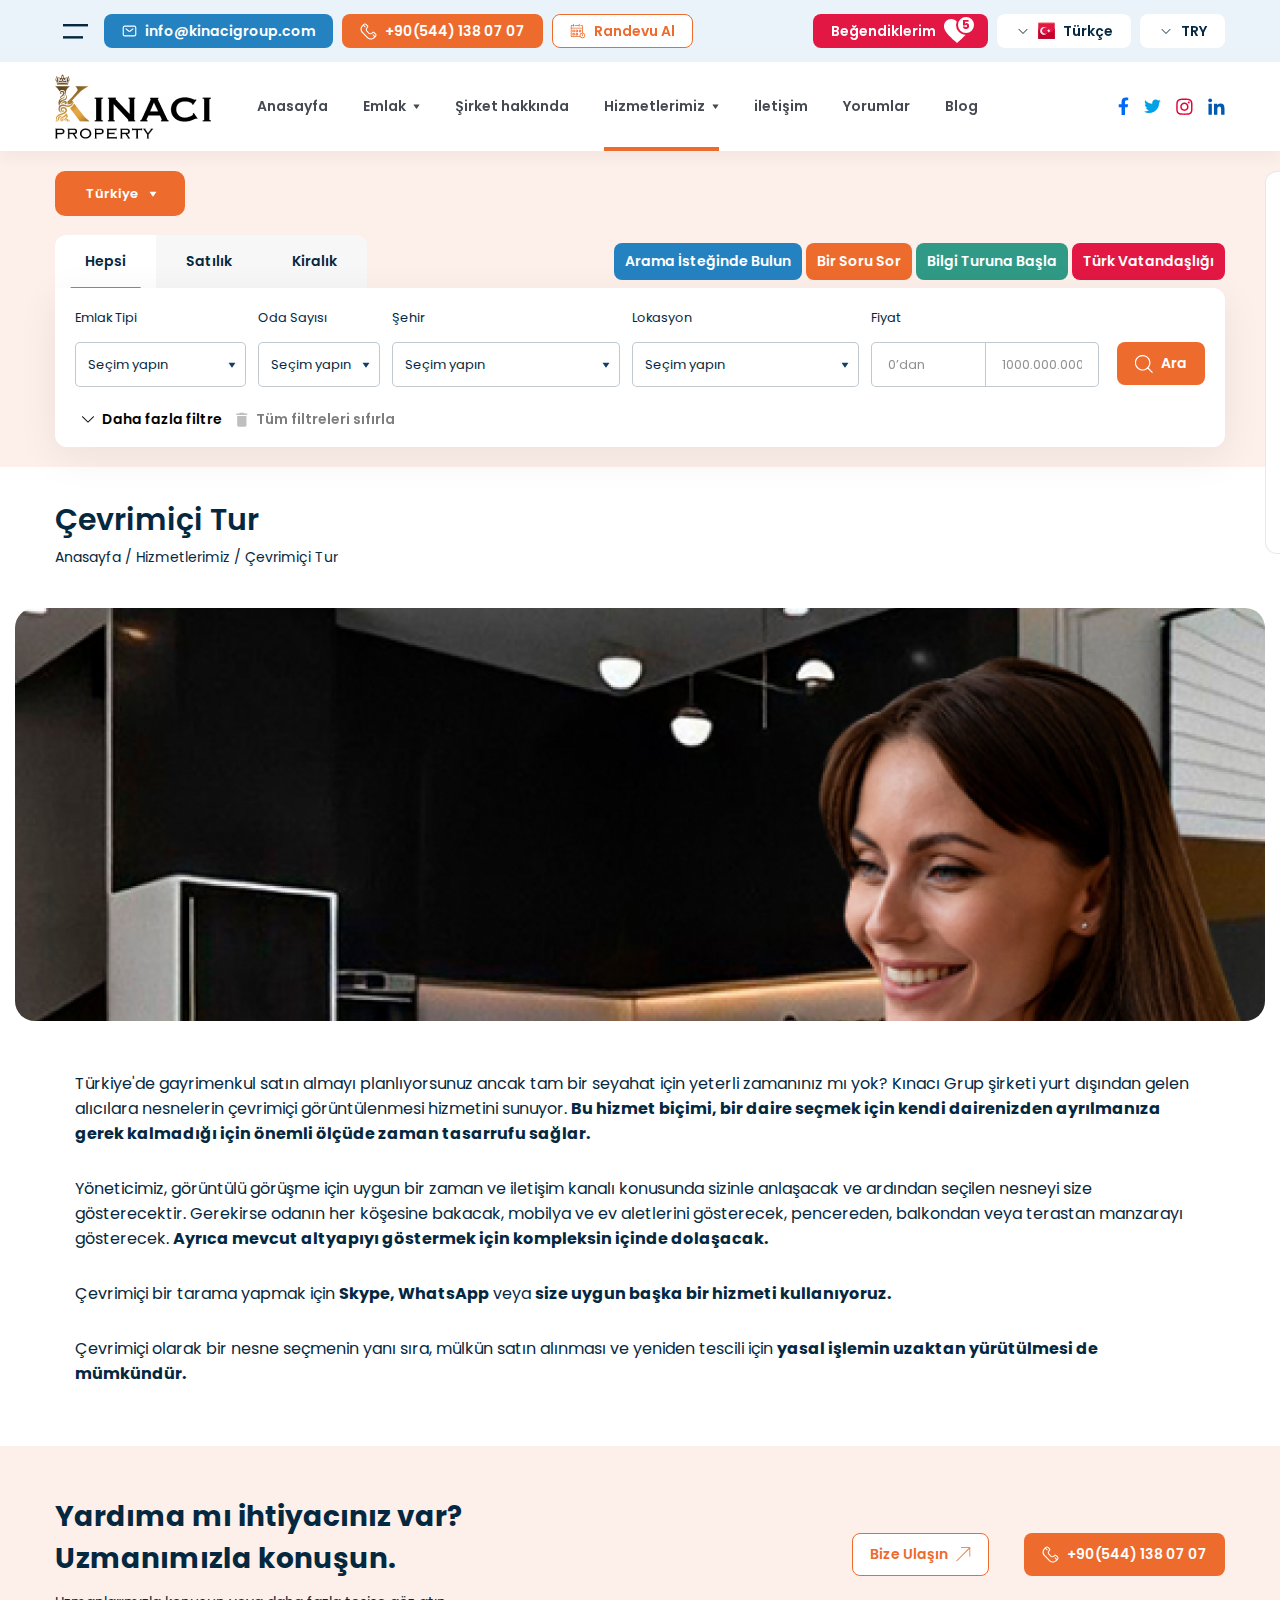
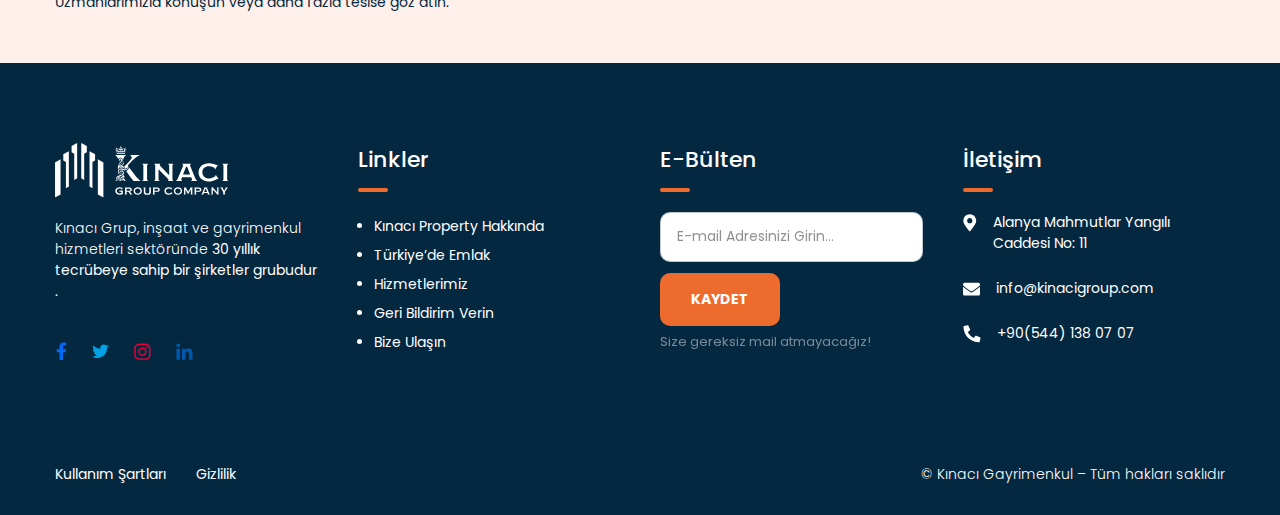
<file: assets/pages/service-detail.html>
<!DOCTYPE html>
<html lang="en">

<head>
    <meta charset="UTF-8">
    <meta http-equiv="X-UA-Compatible" content="IE=edge">
    <meta name="viewport" content="width=device-width, initial-scale=1.0">
    <title>Document</title>
    <link rel="stylesheet" href="../scss/main.css">
</head>

<body class="">
    <svg xmlns="http://www.w3.org/2000/svg" style="display: none;">

        <symbol id="arrow_bottom" viewBox="0 0 9 5">
            <path
                d="M0.0932994 0.54817C0.0631089 0.51859 0.0392689 0.48316 0.0232348 0.44406C0.00720163 0.40495 -0.000689075 0.36298 4.71614e-05 0.32072C-0.000689075 0.27847 0.00720163 0.2365 0.0232348 0.19739C0.0392689 0.15829 0.0631089 0.12286 0.0932994 0.0932798C0.122868 0.0637098 0.157972 0.04025 0.196607 0.02425C0.235243 0.00824003 0.276651 0 0.31847 0C0.360288 0 0.401698 0.00824003 0.440333 0.02425C0.478968 0.04025 0.514072 0.0637098 0.543641 0.0932798L4.50043 4.05537L8.4572 0.0985899C8.51788 0.0444699 8.59697 0.0156201 8.67824 0.0179501C8.75951 0.0202701 8.83682 0.0535902 8.8943 0.11108C8.95179 0.16857 8.98512 0.24587 8.98744 0.32714C8.98976 0.40841 8.96091 0.48749 8.9068 0.54817L4.72484 4.73013C4.69527 4.75973 4.66017 4.78313 4.62153 4.79913C4.5829 4.81513 4.54149 4.82343 4.49967 4.82343C4.45785 4.82343 4.41644 4.81513 4.37781 4.79913C4.33917 4.78313 4.30407 4.75973 4.2745 4.73013L0.0932994 0.54817Z"
                fill="currentColor" />
        </symbol>

        <symbol id="facebook" viewBox="0 0 11 20">
            <path
                d="M10.3258 10.8782H7.59945V19.0208H3.96434V10.8782H0.983548V7.53386H3.96434V4.95293C3.96434 2.04484 5.70919 0.409042 8.36282 0.409042C9.63511 0.409042 10.9801 0.663499 10.9801 0.663499V3.53524H9.48971C8.03566 3.53524 7.59945 4.40766 7.59945 5.35279V7.53386H10.8347L10.3258 10.8782Z"
                fill="#006AF7" />
        </symbol>
        <symbol id="twitter" viewBox="0 0 19 16">
            <path
                d="M16.8322 3.93441C16.8322 4.11616 16.8322 4.26157 16.8322 4.44332C16.8322 9.49613 13.0153 15.276 5.99953 15.276C3.81846 15.276 1.81915 14.658 0.146998 13.5675C0.437807 13.6038 0.728616 13.6402 1.05578 13.6402C2.83698 13.6402 4.47278 13.0222 5.78142 12.0044C4.10927 11.968 2.69158 10.8775 2.21901 9.35072C2.47347 9.38707 2.69158 9.42343 2.94603 9.42343C3.27319 9.42343 3.6367 9.35072 3.92751 9.27802C2.18266 8.91451 0.87402 7.38776 0.87402 5.53386V5.49751C1.38294 5.78832 2.0009 5.93372 2.61887 5.97007C1.56469 5.2794 0.910372 4.11616 0.910372 2.80753C0.910372 2.0805 1.09213 1.42618 1.41929 0.880917C3.30954 3.17104 6.14493 4.69778 9.30748 4.87954C9.23477 4.58873 9.19842 4.29792 9.19842 4.00711C9.19842 1.89875 10.9069 0.190246 13.0153 0.190246C14.1058 0.190246 15.0873 0.626459 15.8143 1.38983C16.6504 1.20808 17.4865 0.880917 18.2135 0.444703C17.9227 1.35348 17.3411 2.0805 16.5413 2.55307C17.3047 2.48037 18.0681 2.26226 18.7224 1.97145C18.2135 2.73482 17.5592 3.38914 16.8322 3.93441Z"
                fill="#00A2E5" />
        </symbol>
        <symbol id="instagram" viewBox="0 0 17 17">
            <path
                d="M8.40576 4.53455C10.6959 4.53455 12.5861 6.4248 12.5861 8.71492C12.5861 11.0414 10.6959 12.8953 8.40576 12.8953C6.07929 12.8953 4.22539 11.0414 4.22539 8.71492C4.22539 6.4248 6.07929 4.53455 8.40576 4.53455ZM8.40576 11.4413C9.89616 11.4413 11.0957 10.2417 11.0957 8.71492C11.0957 7.22453 9.89616 6.02494 8.40576 6.02494C6.87902 6.02494 5.67943 7.22453 5.67943 8.71492C5.67943 10.2417 6.91537 11.4413 8.40576 11.4413ZM13.713 4.38914C13.713 4.93441 13.2768 5.37062 12.7315 5.37062C12.1863 5.37062 11.7501 4.93441 11.7501 4.38914C11.7501 3.84388 12.1863 3.40766 12.7315 3.40766C13.2768 3.40766 13.713 3.84388 13.713 4.38914ZM16.4757 5.37062C16.5484 6.71561 16.5484 10.7506 16.4757 12.0956C16.403 13.4042 16.1122 14.5311 15.1671 15.5126C14.2219 16.4577 13.0587 16.7485 11.7501 16.8212C10.4051 16.8939 6.3701 16.8939 5.02511 16.8212C3.71647 16.7485 2.58959 16.4577 1.60811 15.5126C0.662977 14.5311 0.372168 13.4042 0.299466 12.0956C0.226764 10.7506 0.226764 6.71561 0.299466 5.37062C0.372168 4.06198 0.662977 2.89875 1.60811 1.95362C2.58959 1.00849 3.71647 0.717681 5.02511 0.644979C6.3701 0.572277 10.4051 0.572277 11.7501 0.644979C13.0587 0.717681 14.2219 1.00849 15.1671 1.95362C16.1122 2.89875 16.403 4.06198 16.4757 5.37062ZM14.7309 13.5133C15.1671 12.4591 15.058 9.91451 15.058 8.71492C15.058 7.55169 15.1671 5.00711 14.7309 3.91658C14.44 3.22591 13.8948 2.64429 13.2041 2.38983C12.1136 1.95362 9.569 2.06267 8.40576 2.06267C7.20618 2.06267 4.6616 1.95362 3.60742 2.38983C2.88039 2.68064 2.33513 3.22591 2.04432 3.91658C1.60811 5.00711 1.71716 7.55169 1.71716 8.71492C1.71716 9.91451 1.60811 12.4591 2.04432 13.5133C2.33513 14.2403 2.88039 14.7856 3.60742 15.0764C4.6616 15.5126 7.20618 15.4035 8.40576 15.4035C9.569 15.4035 12.1136 15.5126 13.2041 15.0764C13.8948 14.7856 14.4764 14.2403 14.7309 13.5133Z"
                fill="#E80138" />
        </symbol>
        <symbol id="navbar_arrow" viewBox="0 0 7 7">
            <path
                d="M6.12504 1.45849L0.875036 1.45849C0.821882 1.45865 0.76978 1.47331 0.724339 1.50089C0.678897 1.52846 0.641836 1.56791 0.617146 1.61498C0.592455 1.66205 0.581069 1.71497 0.584214 1.76803C0.587359 1.82109 0.604916 1.87229 0.634994 1.91611L3.25999 5.70778C3.36879 5.86499 3.6307 5.86499 3.73979 5.70778L6.36479 1.91611C6.39517 1.87238 6.41299 1.82115 6.4163 1.768C6.41962 1.71485 6.40831 1.66181 6.38359 1.61464C6.35888 1.56747 6.32171 1.52797 6.27613 1.50044C6.23055 1.47291 6.17829 1.4584 6.12504 1.45849Z"
                fill="currentColor" />
        </symbol>
        <symbol id="linkedin" viewBox="0 0 17 17">
            <path
                d="M3.85135 16.6943H0.470698V5.82536H3.85135V16.6943ZM2.14285 4.37131C1.08867 4.37131 0.21624 3.46253 0.21624 2.372C0.21624 1.31782 1.08867 0.445393 2.14285 0.445393C3.23338 0.445393 4.10581 1.31782 4.10581 2.372C4.10581 3.46253 3.23338 4.37131 2.14285 4.37131ZM16.4652 16.6943H13.1209V11.4234C13.1209 10.1511 13.0845 8.55169 11.3397 8.55169C9.59482 8.55169 9.34037 9.89668 9.34037 11.3144V16.6943H5.95971V5.82536H9.19496V7.31575H9.23131C9.70388 6.47968 10.7944 5.5709 12.4302 5.5709C15.8472 5.5709 16.5015 7.82467 16.5015 10.7328V16.6943H16.4652Z"
                fill="#0059B1" />
        </symbol>
        <symbol id="phone" viewBox="0 0 18 18">
            <path
                d="M16.7821 11.2223L15.2786 9.71875C14.9555 9.41034 14.5261 9.23825 14.0795 9.23825C13.6328 9.23825 13.2034 9.41034 12.8803 9.71875L12.3509 10.2482C11.9918 10.606 11.5053 10.807 10.9983 10.807C10.4913 10.807 10.0049 10.606 9.64565 10.2482C9.23801 9.84052 8.97859 9.56522 8.71918 9.29522C8.45977 9.02522 8.18977 8.73405 7.76624 8.31581C7.40869 7.95752 7.20788 7.472 7.20788 6.96581C7.20788 6.45963 7.40869 5.97412 7.76624 5.61581L8.29565 5.0864C8.45353 4.92973 8.57879 4.74333 8.66421 4.53796C8.74962 4.3326 8.7935 4.11235 8.7933 3.88993C8.79138 3.44115 8.61257 3.01123 8.29565 2.69346L6.79212 1.17934C6.36739 0.756424 5.79269 0.518552 5.1933 0.517578C4.89806 0.518013 4.6058 0.576689 4.33326 0.690246C4.06073 0.803803 3.81327 0.970007 3.60506 1.17934L2.17036 2.60346C1.13649 3.63878 0.555786 5.04209 0.555786 6.50522C0.555786 7.96836 1.13649 9.37168 2.17036 10.407C2.99624 11.2329 3.93859 12.1646 4.87565 13.1388C5.81271 14.1129 6.73389 15.0235 7.55448 15.8705C8.58957 16.9028 9.99176 17.4825 11.4536 17.4825C12.9155 17.4825 14.3176 16.9028 15.3527 15.8705L16.7821 14.4411C17.2025 14.019 17.4402 13.4486 17.4439 12.8529C17.4492 12.5505 17.3932 12.2502 17.2794 11.97C17.1657 11.6899 16.9966 11.4355 16.7821 11.2223ZM15.9827 13.6205L15.8292 13.7529L14.2939 12.2123C14.2427 12.154 14.1803 12.1069 14.1102 12.0738C14.0402 12.0406 13.964 12.0222 13.8865 12.0198C13.8091 12.0172 13.7319 12.0306 13.6598 12.0591C13.5878 12.0876 13.5224 12.1305 13.4676 12.1854C13.4127 12.2401 13.3698 12.3057 13.3413 12.3777C13.3129 12.4498 13.2994 12.5269 13.302 12.6044C13.3045 12.6819 13.3228 12.7579 13.356 12.828C13.3891 12.8981 13.4362 12.9606 13.4945 13.0117L15.0562 14.5735L14.5798 15.0499C13.7561 15.871 12.6405 16.3322 11.4774 16.3322C10.3144 16.3322 9.19873 15.871 8.37506 15.0499C7.55977 14.2346 6.6333 13.2923 5.72801 12.3499C4.82271 11.4076 3.8433 10.4388 3.01742 9.61287C2.19627 8.7892 1.73516 7.67358 1.73516 6.51052C1.73516 5.34745 2.19627 4.23183 3.01742 3.40816L3.49389 2.93169L5.00271 4.48816C5.10802 4.59698 5.25224 4.65951 5.40366 4.66199C5.55506 4.66448 5.70125 4.60671 5.81006 4.5014C5.91889 4.3961 5.98141 4.25188 5.98389 4.10047C5.98638 3.94905 5.92861 3.80286 5.8233 3.69405L4.23506 2.10581L4.38859 1.95228C4.49293 1.84626 4.61738 1.76215 4.75466 1.70488C4.89194 1.64761 5.03926 1.61833 5.18801 1.61875C5.48814 1.61965 5.77565 1.73961 5.98742 1.95228L7.49624 3.48228C7.60097 3.58795 7.65991 3.73058 7.66036 3.87934C7.66043 3.95307 7.64597 4.02607 7.6178 4.0942C7.58965 4.16233 7.54834 4.22424 7.49624 4.2764L6.96683 4.80581C6.39785 5.37644 6.07833 6.14939 6.07833 6.95522C6.07833 7.76105 6.39785 8.534 6.96683 9.10464C7.41153 9.51758 7.65506 9.77699 7.94095 10.047C8.22683 10.317 8.47036 10.6082 8.88859 11.0211C9.45923 11.5901 10.2322 11.9096 11.038 11.9096C11.8439 11.9096 12.6168 11.5901 13.1874 11.0211L13.7168 10.4917C13.8249 10.3897 13.968 10.3329 14.1165 10.3329C14.2652 10.3329 14.4081 10.3897 14.5162 10.4917L16.0197 11.9952C16.1255 12.0997 16.2095 12.2242 16.2668 12.3615C16.3241 12.4987 16.3535 12.646 16.3533 12.7946C16.3506 12.9494 16.3163 13.102 16.2526 13.2432C16.1888 13.3842 16.097 13.5108 15.9827 13.6152V13.6205Z"
                fill="currentColor" />
        </symbol>
        <symbol id="phone1" viewBox="0 0 18 19">
            <path
                d="M17.4727 12.9766C17.7539 13.1172 17.9648 13.4336 17.9648 13.7852C17.9648 13.8203 17.9648 13.8906 17.9648 13.9609L17.1211 17.6172C17.0156 18.0039 16.6992 18.25 16.3125 18.25C7.27734 18.25 0 10.9727 0 1.9375C0 1.55078 0.246094 1.23438 0.632812 1.12891L4.28906 0.285156C4.35938 0.285156 4.42969 0.25 4.46484 0.25C4.81641 0.25 5.13281 0.460938 5.27344 0.777344L6.96094 4.71484C6.99609 4.82031 7.03125 4.92578 7.03125 5.03125C7.03125 5.3125 6.89062 5.55859 6.71484 5.69922L4.57031 7.45703C5.87109 10.1992 8.05078 12.3789 10.793 13.6797L12.5508 11.5352C12.6914 11.3594 12.9375 11.2188 13.1836 11.2188C13.3242 11.2188 13.4297 11.2539 13.5352 11.2891L17.4727 12.9766Z"
                fill="currentColor" />
        </symbol>
        <symbol id="mail" viewBox="0 0 19 14" fill="none">
            <path
                d="M5.09028 4.35395L8.39757 6.99978C8.71042 7.25026 9.09923 7.38674 9.5 7.38674C9.90076 7.38674 10.2896 7.25026 10.6024 6.99978L13.9097 4.35395M17.4375 11.4095V2.59006C17.4375 2.12225 17.2517 1.6736 16.9209 1.3428C16.5901 1.01201 16.1414 0.826172 15.6736 0.826172H3.32639C2.85858 0.826172 2.40992 1.01201 2.07913 1.3428C1.74834 1.6736 1.5625 2.12225 1.5625 2.59006V11.4095C1.5625 11.8773 1.74834 12.326 2.07913 12.6568C2.40992 12.9876 2.85858 13.1734 3.32639 13.1734H15.6736C16.1414 13.1734 16.5901 12.9876 16.9209 12.6568C17.2517 12.326 17.4375 11.8773 17.4375 11.4095Z"
                stroke="currentColor" stroke-width="1.41667" stroke-linecap="round" stroke-linejoin="round" />
        </symbol>
        <symbol id="mail1" viewBox="0 0 18 14">
            <path
                d="M17.6484 4.96484C17.7891 4.85938 18 4.96484 18 5.14062V12.3125C18 13.2617 17.2266 14 16.3125 14H1.6875C0.738281 14 0 13.2617 0 12.3125V5.14062C0 4.96484 0.175781 4.85938 0.316406 4.96484C1.125 5.59766 2.14453 6.37109 5.73047 8.97266C6.46875 9.5 7.73438 10.6602 9 10.6602C10.2305 10.6602 11.5312 9.5 12.2344 8.97266C15.8203 6.37109 16.8398 5.59766 17.6484 4.96484ZM9 9.5C8.15625 9.53516 6.99609 8.48047 6.39844 8.05859C1.72266 4.68359 1.37109 4.36719 0.316406 3.52344C0.105469 3.38281 0 3.13672 0 2.85547V2.1875C0 1.27344 0.738281 0.5 1.6875 0.5H16.3125C17.2266 0.5 18 1.27344 18 2.1875V2.85547C18 3.13672 17.8594 3.38281 17.6484 3.52344C16.5938 4.36719 16.2422 4.68359 11.5664 8.05859C10.9688 8.48047 9.80859 9.53516 9 9.5Z"
                fill="currentColor" />
        </symbol>

        <symbol id="calendar" viewBox="0 0 17 16">
            <path fill-rule="evenodd" clip-rule="evenodd"
                d="M2.52112 7.57292C2.52112 7.34638 2.61111 7.12912 2.7713 6.96893C2.93149 6.80874 3.14875 6.71875 3.37529 6.71875H4.22946C4.45599 6.71875 4.67326 6.80874 4.83344 6.96893C4.99363 7.12912 5.08362 7.34638 5.08362 7.57292V8.42709C5.08362 8.65363 4.99363 8.87089 4.83344 9.03108C4.67326 9.19126 4.45599 9.28126 4.22946 9.28126H3.37529C3.14875 9.28126 2.93149 9.19126 2.7713 9.03108C2.61111 8.87089 2.52112 8.65363 2.52112 8.42709V7.57292ZM4.22946 7.57292V8.42709H3.37529V7.57292H4.22946ZM6.79196 6.71875C6.56542 6.71875 6.34816 6.80874 6.18797 6.96893C6.02779 7.12912 5.93779 7.34638 5.93779 7.57292V8.42709C5.93779 8.65363 6.02779 8.87089 6.18797 9.03108C6.34816 9.19126 6.56542 9.28126 6.79196 9.28126H7.64613C7.87267 9.28126 8.08993 9.19126 8.25012 9.03108C8.41031 8.87089 8.5003 8.65363 8.5003 8.42709V7.57292C8.5003 7.34638 8.41031 7.12912 8.25012 6.96893C8.08993 6.80874 7.87267 6.71875 7.64613 6.71875H6.79196ZM7.64613 7.57292H6.79196V8.42709H7.64613V7.57292ZM9.35447 7.57292C9.35447 7.34638 9.44446 7.12912 9.60465 6.96893C9.76483 6.80874 9.9821 6.71875 10.2086 6.71875H11.0628C11.2893 6.71875 11.5066 6.80874 11.6668 6.96893C11.827 7.12912 11.917 7.34638 11.917 7.57292V8.42709C11.917 8.65363 11.827 8.87089 11.6668 9.03108C11.5066 9.19126 11.2893 9.28126 11.0628 9.28126H10.2086C9.9821 9.28126 9.76483 9.19126 9.60465 9.03108C9.44446 8.87089 9.35447 8.65363 9.35447 8.42709V7.57292ZM10.2086 7.57292H11.0628V8.42709H10.2086V7.57292ZM3.37529 10.1354C3.14875 10.1354 2.93149 10.2254 2.7713 10.3856C2.61111 10.5458 2.52112 10.7631 2.52112 10.9896V11.8438C2.52112 12.0703 2.61111 12.2876 2.7713 12.4477C2.93149 12.6079 3.14875 12.6979 3.37529 12.6979H4.22946C4.45599 12.6979 4.67326 12.6079 4.83344 12.4477C4.99363 12.2876 5.08362 12.0703 5.08362 11.8438V10.9896C5.08362 10.7631 4.99363 10.5458 4.83344 10.3856C4.67326 10.2254 4.45599 10.1354 4.22946 10.1354H3.37529ZM3.37529 10.9896V11.8438H4.22946V10.9896H3.37529ZM5.93779 10.9896C5.93779 10.7631 6.02779 10.5458 6.18797 10.3856C6.34816 10.2254 6.56542 10.1354 6.79196 10.1354H7.64613C7.87267 10.1354 8.08993 10.2254 8.25012 10.3856C8.41031 10.5458 8.5003 10.7631 8.5003 10.9896V11.8438C8.5003 12.0703 8.41031 12.2876 8.25012 12.4477C8.08993 12.6079 7.87267 12.6979 7.64613 12.6979H6.79196C6.56542 12.6979 6.34816 12.6079 6.18797 12.4477C6.02779 12.2876 5.93779 12.0703 5.93779 11.8438V10.9896ZM6.79196 10.9896H7.64613V11.8438H6.79196V10.9896Z"
                fill="#ED6B2C" />
            <path
                d="M13.1982 11.2031C13.3115 11.2031 13.4201 11.2481 13.5002 11.3282C13.5803 11.4083 13.6253 11.5169 13.6253 11.6302V12.5211L13.9272 12.8231C14.005 12.9036 14.0481 13.0115 14.0471 13.1235C14.0461 13.2354 14.0012 13.3426 13.922 13.4218C13.8428 13.5009 13.7357 13.5459 13.6238 13.5468C13.5118 13.5478 13.4039 13.5048 13.3233 13.427L12.7711 12.8747V11.6302C12.7711 11.5169 12.8161 11.4083 12.8962 11.3282C12.9763 11.2481 13.0849 11.2031 13.1982 11.2031Z"
                fill="#ED6B2C" />
            <path fill-rule="evenodd" clip-rule="evenodd"
                d="M3.37513 0.739584C3.37513 0.626314 3.42012 0.517684 3.50022 0.43759C3.58031 0.357496 3.68894 0.3125 3.80221 0.3125C3.91548 0.3125 4.02411 0.357496 4.10421 0.43759C4.1843 0.517684 4.2293 0.626314 4.2293 0.739584V2.87501C4.2293 2.98828 4.1843 3.09691 4.10421 3.177C4.02411 3.25709 3.91548 3.30209 3.80221 3.30209C3.68894 3.30209 3.58031 3.25709 3.50022 3.177C3.42012 3.09691 3.37513 2.98828 3.37513 2.87501V2.44792H2.09387C1.98061 2.44792 1.87197 2.49292 1.79188 2.57301C1.71179 2.65311 1.66679 2.76174 1.66679 2.87501V4.58334H12.771V2.87501C12.771 2.76174 12.726 2.65311 12.6459 2.57301C12.5658 2.49292 12.4572 2.44792 12.3439 2.44792H11.0626V1.59375H12.3439C12.6837 1.59375 13.0096 1.72874 13.2499 1.96902C13.4902 2.2093 13.6251 2.5352 13.6251 2.87501V9.73825C14.3732 9.84637 15.0526 10.2338 15.5265 10.8225C16.0005 11.4113 16.2339 12.1577 16.1798 12.9116C16.1257 13.6655 15.788 14.3709 15.2348 14.886C14.6816 15.401 13.9539 15.6874 13.1981 15.6875C12.716 15.6879 12.2411 15.5715 11.8138 15.3484C11.3866 15.1252 11.0197 14.802 10.7445 14.4063H2.09387C1.75407 14.4063 1.42817 14.2713 1.18789 14.031C0.947611 13.7907 0.812622 13.4648 0.812622 13.125V2.87501C0.812622 2.5352 0.947611 2.2093 1.18789 1.96902C1.42817 1.72874 1.75407 1.59375 2.09387 1.59375H3.37513V0.739584ZM10.2085 12.6979C10.2084 11.9789 10.4674 11.284 10.938 10.7404C11.4086 10.1968 12.0594 9.84105 12.771 9.73825V5.43751H1.66679V13.125C1.66679 13.2383 1.71179 13.3469 1.79188 13.427C1.87197 13.5071 1.98061 13.5521 2.09387 13.5521H10.3323C10.25 13.2749 10.2082 12.9872 10.2085 12.6979ZM13.1981 14.8334C13.7644 14.8334 14.3076 14.6084 14.708 14.2079C15.1085 13.8074 15.3335 13.2643 15.3335 12.6979C15.3335 12.1316 15.1085 11.5884 14.708 11.188C14.3076 10.7875 13.7644 10.5625 13.1981 10.5625C12.6317 10.5625 12.0886 10.7875 11.6881 11.188C11.2876 11.5884 11.0626 12.1316 11.0626 12.6979C11.0626 13.2643 11.2876 13.8074 11.6881 14.2079C12.0886 14.6084 12.6317 14.8334 13.1981 14.8334Z"
                fill="#ED6B2C" />
            <path
                d="M9.78155 3.30209C9.66828 3.30209 9.55964 3.25709 9.47955 3.177C9.39946 3.09691 9.35446 2.98828 9.35446 2.87501V2.44792H5.08362V1.59375H9.35446V0.739584C9.35446 0.626314 9.39946 0.517684 9.47955 0.43759C9.55964 0.357496 9.66828 0.3125 9.78155 0.3125C9.89482 0.3125 10.0034 0.357496 10.0835 0.43759C10.1636 0.517684 10.2086 0.626314 10.2086 0.739584V2.87501C10.2086 2.98828 10.1636 3.09691 10.0835 3.177C10.0034 3.25709 9.89482 3.30209 9.78155 3.30209Z"
                fill="#ED6B2C" />
        </symbol>
        <symbol id="location" viewBox="0 0 14 19">
            <path
                d="M6.04688 17.8984C0.914062 10.5156 0 9.74219 0 7C0 3.27344 2.98828 0.25 6.75 0.25C10.4766 0.25 13.5 3.27344 13.5 7C13.5 9.74219 12.5508 10.5156 7.41797 17.8984C7.10156 18.3906 6.36328 18.3906 6.04688 17.8984ZM6.75 9.8125C8.29688 9.8125 9.5625 8.58203 9.5625 7C9.5625 5.45312 8.29688 4.1875 6.75 4.1875C5.16797 4.1875 3.9375 5.45312 3.9375 7C3.9375 8.58203 5.16797 9.8125 6.75 9.8125Z"
                fill="white" />
        </symbol>
        <symbol id="search" viewBox="0 0 18 18">
            <path
                d="M17.6393 16.9803L13.5593 12.8403C14.4393 11.8003 15.0093 10.6203 15.2693 9.30032C15.5293 7.98032 15.4593 6.67032 15.0593 5.37032C14.6593 4.07032 13.9493 2.96032 12.9293 2.04032C11.9093 1.12032 10.7393 0.500322 9.41932 0.180323C8.09932 -0.139677 6.78932 -0.119677 5.48932 0.240324C4.18932 0.600323 3.04932 1.27032 2.06932 2.25032C1.08932 3.23032 0.41932 4.37032 0.0593199 5.67032C-0.30068 6.97032 -0.32068 8.28032 -0.000680149 9.60032C0.31932 10.9203 0.93932 12.0903 1.85932 13.1103C2.77932 14.1303 3.88932 14.8403 5.18932 15.2403C6.48932 15.6403 7.79932 15.7103 9.11932 15.4503C10.4393 15.1903 11.6393 14.6203 12.7193 13.7403L16.7993 17.8203C16.9193 17.9403 17.0593 17.9903 17.2193 17.9703C17.3793 17.9503 17.5093 17.8903 17.6093 17.7903C17.7093 17.6903 17.7693 17.5603 17.7893 17.4003C17.8093 17.2403 17.7593 17.1003 17.6393 16.9803ZM1.01932 7.80032C1.01932 6.60032 1.31932 5.50032 1.91932 4.50032C2.51932 3.50032 3.31932 2.70032 4.31932 2.10032C5.31932 1.50032 6.41932 1.20032 7.61932 1.20032C8.81932 1.20032 9.91932 1.50032 10.9193 2.10032C11.9193 2.70032 12.7193 3.50032 13.3193 4.50032C13.9193 5.50032 14.2193 6.60032 14.2193 7.80032C14.2193 9.00032 13.9193 10.1003 13.3193 11.1003C12.7193 12.1003 11.9193 12.9003 10.9193 13.5003C9.91932 14.1003 8.81932 14.4003 7.61932 14.4003C6.41932 14.4003 5.31932 14.1003 4.31932 13.5003C3.31932 12.9003 2.51932 12.1003 1.91932 11.1003C1.31932 10.1003 1.01932 9.00032 1.01932 7.80032Z"
                fill="currentColor" />
        </symbol>
        <symbol id="rubbish" viewBox="0 0 9 12">
            <path opacity="0.5"
                d="M8.44434 1.53467V2.71045H0.295898V1.53467H2.31934L2.9209 0.960449H5.81934L6.4209 1.53467H8.44434ZM0.870117 10.2847V3.28467H7.87012V10.2847C7.87012 10.5946 7.75163 10.868 7.51465 11.105C7.27767 11.342 7.00423 11.4604 6.69434 11.4604H2.0459C1.736 11.4604 1.46257 11.342 1.22559 11.105C0.988607 10.868 0.870117 10.5946 0.870117 10.2847Z"
                fill="currentColor" />
        </symbol>
        <symbol id="message" viewBox="0 0 23 23">
            <path
                d="M4.51761 18.8759L7.3668 17.9258L7.86547 18.1751C9.01108 18.7466 10.2847 19.0512 11.6204 19.0512C16.0815 19.0512 19.707 15.5389 19.707 11.6384C19.707 7.73799 16.0815 4.2257 11.6204 4.2257C7.15924 4.2257 3.53374 7.73799 3.53374 11.6384C3.53374 13.094 4.05937 14.5712 5.02572 15.834L5.4907 16.4405L4.51627 18.8746L4.51761 18.8759ZM3.56474 20.6146C3.44278 20.6554 3.31167 20.6605 3.18689 20.6293C3.06212 20.598 2.9489 20.5317 2.86061 20.4382C2.77232 20.3446 2.71264 20.2278 2.68862 20.1014C2.66461 19.975 2.67726 19.8444 2.72508 19.725L3.95425 16.6521C2.8329 15.1831 2.18597 13.4256 2.18597 11.6384C2.18597 7.17192 6.22928 2.87793 11.6204 2.87793C17.0114 2.87793 21.0547 7.17192 21.0547 11.6384C21.0547 16.1049 17.0114 20.3989 11.6204 20.3989C10.1084 20.4032 8.61632 20.0543 7.26302 19.38L3.56474 20.6132V20.6146Z"
                fill="currentColor" />
            <path
                d="M11.6202 12.7165C11.4786 12.7165 11.3384 12.6886 11.2076 12.6344C11.0768 12.5802 10.9579 12.5008 10.8578 12.4007C10.7576 12.3006 10.6782 12.1817 10.624 12.0509C10.5699 11.9201 10.542 11.7799 10.542 11.6383C10.542 11.4967 10.5699 11.3565 10.624 11.2257C10.6782 11.0948 10.7576 10.976 10.8578 10.8759C10.9579 10.7757 11.0768 10.6963 11.2076 10.6421C11.3384 10.5879 11.4786 10.5601 11.6202 10.5601C11.9061 10.5601 12.1804 10.6737 12.3826 10.8759C12.5848 11.0781 12.6984 11.3523 12.6984 11.6383C12.6984 11.9242 12.5848 12.1985 12.3826 12.4007C12.1804 12.6029 11.9061 12.7165 11.6202 12.7165ZM15.6635 12.7165C15.5219 12.7165 15.3817 12.6886 15.2509 12.6344C15.1201 12.5802 15.0012 12.5008 14.9011 12.4007C14.801 12.3006 14.7215 12.1817 14.6673 12.0509C14.6132 11.9201 14.5853 11.7799 14.5853 11.6383C14.5853 11.4967 14.6132 11.3565 14.6673 11.2257C14.7215 11.0948 14.801 10.976 14.9011 10.8759C15.0012 10.7757 15.1201 10.6963 15.2509 10.6421C15.3817 10.5879 15.5219 10.5601 15.6635 10.5601C15.9494 10.5601 16.2237 10.6737 16.4259 10.8759C16.6281 11.0781 16.7417 11.3523 16.7417 11.6383C16.7417 11.9242 16.6281 12.1985 16.4259 12.4007C16.2237 12.6029 15.9494 12.7165 15.6635 12.7165ZM7.57687 12.7165C7.43528 12.7165 7.29507 12.6886 7.16426 12.6344C7.03344 12.5802 6.91458 12.5008 6.81446 12.4007C6.71434 12.3006 6.63492 12.1817 6.58073 12.0509C6.52655 11.9201 6.49866 11.7799 6.49866 11.6383C6.49866 11.4967 6.52655 11.3565 6.58073 11.2257C6.63492 11.0948 6.71434 10.976 6.81446 10.8759C6.91458 10.7757 7.03344 10.6963 7.16426 10.6421C7.29507 10.5879 7.43528 10.5601 7.57687 10.5601C7.86283 10.5601 8.13708 10.6737 8.33929 10.8759C8.54149 11.0781 8.65509 11.3523 8.65509 11.6383C8.65509 11.9242 8.54149 12.1985 8.33929 12.4007C8.13708 12.6029 7.86283 12.7165 7.57687 12.7165Z"
                fill="currentColor" />
        </symbol>
        <symbol id="whatsApp" viewBox="0 0 21 22">
            <path
                d="M16.5255 4.871C15.7344 4.07188 14.7921 3.43827 13.7535 3.00715C12.715 2.57602 11.601 2.356 10.4765 2.35991C5.76497 2.35991 1.92499 6.19989 1.92499 10.9114C1.92499 12.4215 2.32193 13.8885 3.06404 15.1828L1.85596 19.6182L6.38627 18.4274C7.6375 19.1091 9.04405 19.4715 10.4765 19.4715C15.188 19.4715 19.028 15.6316 19.028 10.92C19.028 8.63332 18.1392 6.48465 16.5255 4.871ZM10.4765 18.0218C9.19937 18.0218 7.94815 17.6767 6.85224 17.0295L6.59337 16.8742L3.90107 17.5818L4.61729 14.9585L4.44471 14.691C3.73517 13.558 3.35842 12.2483 3.35743 10.9114C3.35743 6.99377 6.55022 3.80098 10.4679 3.80098C12.3663 3.80098 14.1525 4.54309 15.49 5.88924C16.1523 6.54848 16.6771 7.33261 17.0341 8.19618C17.3911 9.05976 17.5731 9.9856 17.5697 10.92C17.5869 14.8377 14.3941 18.0218 10.4765 18.0218ZM14.3769 12.7063C14.1611 12.6027 13.1084 12.085 12.9185 12.0073C12.7201 11.9383 12.582 11.9038 12.4353 12.1109C12.2886 12.3266 11.883 12.8098 11.7622 12.9479C11.6414 13.0946 11.512 13.1119 11.2963 12.9997C11.0805 12.8961 10.3902 12.6631 9.57906 11.9383C8.9405 11.3688 8.51767 10.6698 8.38823 10.4541C8.26742 10.2383 8.37097 10.1262 8.48315 10.014C8.57807 9.91906 8.69888 9.76374 8.80243 9.64293C8.90598 9.52212 8.94913 9.4272 9.01816 9.28913C9.08719 9.14244 9.05268 9.02163 9.0009 8.91808C8.94913 8.81453 8.51767 7.76177 8.34509 7.33031C8.1725 6.91611 7.99129 6.96789 7.86185 6.95926H7.44765C7.30096 6.95926 7.0766 7.01103 6.87813 7.22676C6.68829 7.44249 6.13602 7.96024 6.13602 9.013C6.13602 10.0658 6.90402 11.084 7.00757 11.2221C7.11112 11.3688 8.51767 13.5261 10.6577 14.4494C11.1668 14.6737 11.5638 14.8032 11.8744 14.8981C12.3835 15.062 12.8495 15.0362 13.2206 14.9844C13.6348 14.924 14.489 14.4666 14.6616 13.9661C14.8428 13.4656 14.8428 13.0428 14.7824 12.9479C14.722 12.853 14.5926 12.8098 14.3769 12.7063Z"
                fill="currentColor" />
        </symbol>
        <symbol id="right-top-arrow" viewBox="0 0 16 18">
            <g clip-path="url(#clip0_103_1344)">
                <path
                    d="M14.7779 1.36523H5.61127C5.38096 1.36523 5.19459 1.5516 5.19459 1.78192C5.19459 2.01222 5.38096 2.1986 5.61127 2.1986H13.7721L0.31666 15.654C0.153887 15.8168 0.153887 16.0804 0.31666 16.2432C0.398027 16.3245 0.504668 16.3652 0.61127 16.3652C0.717871 16.3652 0.824472 16.3245 0.905879 16.2432L14.3613 2.78777V10.9485C14.3613 11.1789 14.5477 11.3653 14.7779 11.3653C15.0082 11.3653 15.1946 11.1789 15.1946 10.9485V1.78192C15.1946 1.5516 15.0082 1.36523 14.7779 1.36523Z"
                    fill="currentColor" />
            </g>
        </symbol>
        <symbol id="camera" viewBox="0 0 24 24">
            <path
                d="M12 15C13.6569 15 15 13.6569 15 12C15 10.3431 13.6569 9 12 9C10.3431 9 9 10.3431 9 12C9 13.6569 10.3431 15 12 15Z"
                fill="currentColor" />
            <path
                d="M20 4H16.83L15.59 2.65C15.4036 2.44539 15.1767 2.28191 14.9235 2.16999C14.6704 2.05807 14.3968 2.00017 14.12 2H9.88C9.32 2 8.78 2.24 8.4 2.65L7.17 4H4C2.9 4 2 4.9 2 6V18C2 19.1 2.9 20 4 20H20C21.1 20 22 19.1 22 18V6C22 4.9 21.1 4 20 4ZM12 17C9.24 17 7 14.76 7 12C7 9.24 9.24 7 12 7C14.76 7 17 9.24 17 12C17 14.76 14.76 17 12 17Z"
                fill="currentColor" />
        </symbol>
        <symbol id="heart" viewBox="0 0 29 26">
            <path
                d="M25.1182 14.0168L14.6182 24.416L4.11819 14.0168C3.42562 13.3428 2.88009 12.5328 2.51596 11.6377C2.15183 10.7425 1.97698 9.7817 2.00243 8.81568C2.02787 7.84965 2.25306 6.89936 2.66382 6.02464C3.07457 5.14992 3.66198 4.36973 4.38908 3.73318C5.11617 3.09664 5.96718 2.61753 6.88853 2.32604C7.80988 2.03455 8.7816 1.93699 9.74251 2.03949C10.7034 2.142 11.6327 2.44235 12.4718 2.92164C13.3109 3.40093 14.0417 4.04877 14.6182 4.82437C15.1971 4.0544 15.9288 3.41222 16.7673 2.93802C17.6059 2.46381 18.5333 2.1678 19.4915 2.0685C20.4497 1.9692 21.4181 2.06875 22.3361 2.36092C23.254 2.65309 24.1018 3.13159 24.8264 3.76648C25.5509 4.40137 26.1366 5.17897 26.5468 6.05062C26.957 6.92227 27.1828 7.86921 27.2102 8.83216C27.2376 9.79512 27.066 10.7534 26.706 11.6469C26.346 12.5405 25.8055 13.3501 25.1182 14.0252"
                stroke="currentColor" stroke-width="2.8" stroke-linecap="round" stroke-linejoin="round" />
        </symbol>
        <symbol id="home" viewBox="0 0 14 15">
            <path
                d="M13.6169 6.16087L7.67942 0.557353L7.67275 0.551415C7.48197 0.376697 7.23267 0.279785 6.97398 0.279785C6.71528 0.279785 6.46598 0.376697 6.27521 0.551415L6.26853 0.557353L0.331026 6.16087C0.226006 6.25865 0.142377 6.37711 0.0854062 6.50881C0.0284359 6.64051 -0.000639956 6.78257 1.06831e-05 6.92606V13.7876C1.06831e-05 14.0632 0.109483 14.3275 0.304345 14.5223C0.499207 14.7172 0.763497 14.8266 1.03907 14.8266H4.60157C4.87715 14.8266 5.14144 14.7172 5.3363 14.5223C5.53116 14.3275 5.64064 14.0632 5.64064 13.7876V10.2251C5.64064 10.1857 5.65627 10.148 5.68411 10.1201C5.71195 10.0923 5.74971 10.0766 5.78907 10.0766H8.16407C8.20344 10.0766 8.2412 10.0923 8.26903 10.1201C8.29687 10.148 8.31251 10.1857 8.31251 10.2251V13.7876C8.31251 14.0632 8.42198 14.3275 8.61685 14.5223C8.81171 14.7172 9.076 14.8266 9.35157 14.8266H12.9141C13.1896 14.8266 13.4539 14.7172 13.6488 14.5223C13.8437 14.3275 13.9531 14.0632 13.9531 13.7876V6.92606C13.9531 6.78219 13.9232 6.63989 13.8654 6.50817C13.8075 6.37645 13.7229 6.25819 13.6169 6.16087ZM13.0625 13.7876C13.0625 13.827 13.0469 13.8647 13.019 13.8925C12.9912 13.9204 12.9534 13.936 12.9141 13.936H9.35157C9.31221 13.936 9.27445 13.9204 9.24661 13.8925C9.21877 13.8647 9.20314 13.827 9.20314 13.7876V10.2251C9.20314 9.94951 9.09366 9.68522 8.8988 9.49036C8.70394 9.2955 8.43965 9.18602 8.16407 9.18602H5.78907C5.5135 9.18602 5.24921 9.2955 5.05435 9.49036C4.85948 9.68522 4.75001 9.94951 4.75001 10.2251V13.7876C4.75001 13.827 4.73437 13.8647 4.70653 13.8925C4.6787 13.9204 4.64094 13.936 4.60157 13.936H1.03907C0.999705 13.936 0.961949 13.9204 0.934112 13.8925C0.906274 13.8647 0.890636 13.827 0.890636 13.7876V6.92606C0.890591 6.90541 0.894858 6.88497 0.903165 6.86605C0.911472 6.84714 0.923636 6.83016 0.938878 6.81622L0.945558 6.81028L6.8786 1.20825C6.90564 1.18466 6.94032 1.17165 6.9762 1.17165C7.01209 1.17165 7.04676 1.18466 7.0738 1.20825L13.0076 6.81102L13.0135 6.81696C13.0289 6.83084 13.0412 6.84778 13.0496 6.8667C13.0581 6.88562 13.0625 6.90609 13.0625 6.92681V13.7876Z"
                fill="currentColor" />
        </symbol>
        <symbol id="sizer" viewBox="0 0 16 17">
            <path
                d="M5.65333 0.75718H8.53333V1.66385H5.65333V0.75718ZM13.28 13.5572C13.28 13.6638 13.2267 13.7705 13.12 13.8772C13.0133 13.9838 12.9067 14.0372 12.8 14.0372H10.88V14.9438H12.8C13.1911 14.9438 13.52 14.8105 13.7867 14.5438C14.0533 14.2772 14.1867 13.9483 14.1867 13.5572V11.6372H13.28V13.5572ZM12.8 0.75718H10.88V1.66385H12.8C12.9067 1.66385 13.0133 1.71718 13.12 1.82385C13.2267 1.93051 13.28 2.03718 13.28 2.14385V4.06385H14.1867V2.14385C14.1867 1.75274 14.0533 1.42385 13.7867 1.15718C13.52 0.890514 13.1911 0.75718 12.8 0.75718ZM0.906667 2.14385C0.906667 2.03718 0.96 1.93051 1.06667 1.82385C1.17333 1.71718 1.28 1.66385 1.38667 1.66385H3.30667V0.75718H1.38667C0.995556 0.75718 0.666667 0.890514 0.4 1.15718C0.133333 1.42385 0 1.75274 0 2.14385V4.06385H0.906667V2.14385ZM13.28 6.41051H14.1867V9.29051H13.28V6.41051ZM10.88 7.37051V4.54385C10.88 4.40163 10.8356 4.28607 10.7467 4.19718C10.6578 4.10829 10.5422 4.06385 10.4 4.06385H7.57333V5.02385H9.28L6.77333 7.53051C6.56 7.42385 6.34667 7.37051 6.13333 7.37051H1.38667C1.24444 7.37051 1.08444 7.40607 0.906667 7.47718V6.41051H0V13.5572C0 13.9483 0.133333 14.2772 0.4 14.5438C0.666667 14.8105 0.995556 14.9438 1.38667 14.9438H8.53333V14.0372H7.46667C7.53778 13.8594 7.57333 13.6994 7.57333 13.5572V8.81051C7.57333 8.59718 7.52 8.38385 7.41333 8.17051L9.92 5.66385V7.37051H10.88ZM1.38667 14.0372C1.28 14.0372 1.17333 13.9838 1.06667 13.8772C0.96 13.7705 0.906667 13.6638 0.906667 13.5572V8.81051C0.906667 8.66829 0.96 8.55274 1.06667 8.46385C1.17333 8.37496 1.28 8.33051 1.38667 8.33051H6.13333C6.27556 8.33051 6.39111 8.37496 6.48 8.46385C6.56889 8.55274 6.61333 8.66829 6.61333 8.81051V13.5572C6.61333 13.6638 6.56889 13.7705 6.48 13.8772C6.39111 13.9838 6.27556 14.0372 6.13333 14.0372H1.38667Z"
                fill="currentColor" />
        </symbol>
        <symbol id="bed" viewBox="0 0 15 14">
            <path
                d="M13.8133 7.7576L13.7067 7.70426V3.06426C13.7067 2.42426 13.4756 1.86426 13.0133 1.38426C12.5511 0.904264 12 0.664264 11.36 0.664264H2.82667C2.18667 0.664264 1.63556 0.904264 1.17333 1.38426C0.711111 1.86426 0.48 2.42426 0.48 3.06426V7.70426L0.426667 7.7576C0.142222 8.04204 0 8.37982 0 8.77093V12.5576C0 12.6643 0.0444444 12.7709 0.133333 12.8776C0.222222 12.9843 0.337778 13.0376 0.48 13.0376H2.82667C3.00444 13.0376 3.12889 12.9665 3.2 12.8243L4.05333 11.5976H10.1867L10.9867 12.8243C11.0578 12.9665 11.1822 13.0376 11.36 13.0376H13.76C13.8667 13.0376 13.9644 12.9843 14.0533 12.8776C14.1422 12.7709 14.1867 12.6643 14.1867 12.5576V8.77093C14.1867 8.37982 14.0622 8.04204 13.8133 7.7576ZM2.82667 1.62426H11.36C11.7511 1.62426 12.0889 1.76649 12.3733 2.05093C12.6578 2.33537 12.8 2.67315 12.8 3.06426V5.89093C12.5867 5.60649 12.3111 5.37538 11.9733 5.1976C11.6356 5.01982 11.2711 4.94871 10.88 4.98426H3.30667C2.63111 4.94871 2.08 5.16204 1.65333 5.62426L1.38667 5.94426V3.06426C1.38667 2.67315 1.52889 2.33537 1.81333 2.05093C2.09778 1.76649 2.43556 1.62426 2.82667 1.62426ZM12.32 7.33093H1.86667C1.86667 6.93982 2.00889 6.60204 2.29333 6.3176C2.57778 6.03315 2.91556 5.89093 3.30667 5.89093H10.88C11.2711 5.89093 11.6089 6.03315 11.8933 6.3176C12.1778 6.60204 12.32 6.93982 12.32 7.33093ZM13.28 12.0776H11.6267L10.8267 10.8509C10.72 10.7087 10.5778 10.6376 10.4 10.6376H3.78667C3.60889 10.6376 3.46667 10.7087 3.36 10.8509L2.56 12.0776H0.906667V8.77093C0.906667 8.62871 0.96 8.51315 1.06667 8.42426C1.17333 8.33538 1.28 8.29093 1.38667 8.29093H12.8C12.9067 8.29093 13.0133 8.33538 13.12 8.42426C13.2267 8.51315 13.28 8.62871 13.28 8.77093V12.0776Z"
                fill="currentColor" />
        </symbol>
        <symbol id="shower" viewBox="0 0 15 15">
            <path
                d="M10.88 0.75718H6.61333C6.00889 0.75718 5.45778 0.899403 4.96 1.18385C4.46222 1.46829 4.06222 1.86829 3.76 2.38385C3.45778 2.8994 3.30667 3.4594 3.30667 4.06385H2.34667C1.70667 4.06385 1.15556 4.29496 0.693333 4.75718C0.231111 5.2194 0 5.77051 0 6.41051V7.85051C0 7.99274 0.0444444 8.10829 0.133333 8.19718C0.222222 8.28607 0.337778 8.33051 0.48 8.33051H7.09333C7.23556 8.33051 7.35111 8.28607 7.44 8.19718C7.52889 8.10829 7.57333 7.99274 7.57333 7.85051V6.41051C7.57333 5.77051 7.34222 5.2194 6.88 4.75718C6.41778 4.29496 5.86667 4.06385 5.22667 4.06385H4.26667C4.26667 3.42385 4.49778 2.87274 4.96 2.41051C5.42222 1.94829 5.97333 1.6994 6.61333 1.66385H10.88C11.52 1.6994 12.0711 1.94829 12.5333 2.41051C12.9956 2.87274 13.2444 3.42385 13.28 4.06385V14.4638H14.1867V4.06385C14.1867 3.4594 14.0444 2.8994 13.76 2.38385C13.4756 1.86829 13.0756 1.46829 12.56 1.18385C12.0444 0.899403 11.4844 0.75718 10.88 0.75718ZM5.17333 5.02385C5.56444 5.02385 5.90222 5.15718 6.18667 5.42385C6.47111 5.69051 6.61333 6.0194 6.61333 6.41051V7.37051H0.906667V6.41051C0.906667 6.0194 1.04889 5.69051 1.33333 5.42385C1.61778 5.15718 1.95556 5.02385 2.34667 5.02385H5.17333ZM0.48 9.77051H1.38667V13.0772H0.48V9.77051ZM2.34667 9.77051H3.30667V11.1572H2.34667V9.77051ZM2.34667 12.5972H3.30667V14.4638H2.34667V12.5972ZM4.26667 9.77051H5.17333V12.1172H4.26667V9.77051ZM4.26667 13.0772H5.17333V13.9838H4.26667V13.0772ZM6.13333 9.77051H7.09333V11.1572H6.13333V9.77051ZM6.13333 12.1172H7.09333V14.9438H6.13333V12.1172Z"
                fill="#052841" />
        </symbol>
        <symbol id="security" viewBox="0 0 22 27">
            <path
                d="M11.2043 26.6924C11.071 26.6924 10.9376 26.659 10.8043 26.5924L6.7043 24.5924C4.77096 23.659 3.23763 22.259 2.1043 20.3924C0.970964 18.5257 0.404297 16.4924 0.404297 14.2924V4.19238C0.404297 3.92572 0.48763 3.70905 0.654297 3.54238C0.820964 3.37572 1.0043 3.29238 1.2043 3.29238H4.1043C5.3043 3.29238 6.43763 2.95905 7.5043 2.29238L10.7043 0.192383C11.0376 -0.00761795 11.371 -0.00761795 11.7043 0.192383L14.9043 2.29238C15.9043 2.95905 17.0043 3.29238 18.2043 3.29238H21.1043C21.371 3.22572 21.5876 3.29238 21.7543 3.49238C21.921 3.69238 22.0043 3.92572 22.0043 4.19238V14.2924C22.0043 16.4924 21.4376 18.5257 20.3043 20.3924C19.171 22.259 17.6043 23.659 15.6043 24.5924L11.6043 26.5924C11.471 26.659 11.3376 26.6924 11.2043 26.6924ZM2.1043 5.09238V14.2924C2.1043 16.159 2.6043 17.8757 3.6043 19.4424C4.6043 21.009 5.9043 22.1924 7.5043 22.9924L11.2043 24.7924L14.9043 22.9924C16.5043 22.1924 17.8043 21.009 18.8043 19.4424C19.8043 17.8757 20.3043 16.159 20.3043 14.2924V5.09238H18.3043C16.7043 5.09238 15.2376 4.65905 13.9043 3.79238L11.2043 1.99238L8.5043 3.79238C7.17096 4.65905 5.7043 5.09238 4.1043 5.09238H2.1043ZM11.2043 14.0924C10.071 14.0924 9.12096 13.6924 8.3543 12.8924C7.58763 12.0924 7.2043 11.1424 7.2043 10.0424C7.2043 8.94238 7.58763 8.00905 8.3543 7.24238C9.12096 6.47572 10.071 6.09238 11.2043 6.09238C12.3376 6.09238 13.2876 6.47572 14.0543 7.24238C14.821 8.00905 15.2043 8.94238 15.2043 10.0424C15.2043 11.1424 14.821 12.0924 14.0543 12.8924C13.2876 13.6924 12.3376 14.0924 11.2043 14.0924ZM11.2043 7.79238C10.6043 7.79238 10.0876 8.00905 9.6543 8.44238C9.22096 8.87572 9.0043 9.40905 9.0043 10.0424C9.0043 10.6757 9.22096 11.209 9.6543 11.6424C10.0876 12.0757 10.6043 12.2924 11.2043 12.2924C11.8043 12.2924 12.321 12.0757 12.7543 11.6424C13.1876 11.209 13.4043 10.6757 13.4043 10.0424C13.4043 9.40905 13.1876 8.87572 12.7543 8.44238C12.321 8.00905 11.8043 7.79238 11.2043 7.79238ZM16.5043 18.9924H14.8043C14.8043 18.459 14.621 18.0257 14.2543 17.6924C13.8876 17.359 13.471 17.1924 13.0043 17.1924H9.4043C8.93763 17.1924 8.52096 17.359 8.1543 17.6924C7.78763 18.0257 7.6043 18.459 7.6043 18.9924H5.9043C5.9043 17.9924 6.23763 17.1424 6.9043 16.4424C7.57096 15.7424 8.4043 15.3924 9.4043 15.3924H13.0043C13.9376 15.3924 14.7543 15.7424 15.4543 16.4424C16.1543 17.1424 16.5043 17.9924 16.5043 18.9924Z"
                fill="currentColor" />
        </symbol>

        <!-- 
            <svg width="12" height="19">
                <use xlink:href="#facebook"></use>
            </svg>
         -->
    </svg>
    <header>
        <div class="top_header">
            <div class="container">
                <div class="wrapper">
                    <div class="hideMobile">
                        <button type="button" class="toggle">
                            <svg width="25" height="15" viewBox="0 0 25 15" fill="none"
                                xmlns="http://www.w3.org/2000/svg">
                                <rect width="20" height="2.42553" transform="matrix(-1 0 0 1 20 12.1279)"
                                    fill="#052841" />
                                <rect width="25" height="2.42553" transform="matrix(-1 0 0 1 25 0)" fill="#052841" />
                            </svg>
                        </button>
                        <div class="contact_info">
                            <a href="" class="btn btn_md blue">
                                <svg width="15" height="12">
                                    <use xlink:href="#mail"></use>
                                </svg>
                                info@kinacigroup.com
                            </a>
                            <a href="" class="btn btn_md orange">
                                <svg width="17" height="17">
                                    <use xlink:href="#phone"></use>
                                </svg>
                                +90(544) 138 07 07
                            </a>
                            <a href="" class="make_appointment btn btn_md">
                                <svg width="16" height="16">
                                    <use xlink:href="#calendar"></use>
                                </svg>
                                Randevu Al
                            </a>
                        </div>
                    </div>
                    <div class="contact_info hideDesktop">
                        <a href="" class="btn blue">
                            <svg width="12" height="19">
                                <use xlink:href="#message"></use>
                            </svg>
                        </a>
                        <a href="" class="btn orange">
                            <svg width="12" height="19">
                                <use xlink:href="#whatsApp"></use>
                            </svg>
                        </a>
                    </div>
                    <div>
                        <button class="btn btn_md red favorite_btn hideMobile">
                            <span>Beğendiklerim</span>
                            <div class="count">
                                <svg width="26" height="24" viewBox="0 0 26 24" fill="none"
                                    xmlns="http://www.w3.org/2000/svg">
                                    <path
                                        d="M13 24L11.115 22.2736C4.42 16.1657 0 12.1243 0 7.19346C0 3.15204 3.146 0 7.15 0C9.412 0 11.583 1.0594 13 2.72044C14.417 1.0594 16.588 0 18.85 0C22.854 0 26 3.15204 26 7.19346C26 12.1243 21.58 16.1657 14.885 22.2736L13 24Z"
                                        fill="white" />
                                </svg>
                                <div>5</div>
                            </div>
                        </button>
                        <div class="dropdown0 language_select">
                            <div class="btn btn_md">
                                <div class="arrow">
                                    <svg width="12" height="5">
                                        <use xlink:href="#arrow_bottom"></use>
                                    </svg>
                                </div>
                                <div class="flag_img">
                                    <img src="../images/turkey-flag.svg" alt="">
                                </div>
                                <span>Türkçe</span>
                            </div>
                            <ul>
                                <li>
                                    <a href="">Türkçe</a>
                                </li>
                                <li>
                                    <a href="">English</a>
                                </li>
                                <li>
                                    <a href="">Russian</a>
                                </li>
                            </ul>
                        </div>
                        <div class="dropdown0 currency">
                            <div class="btn btn_md">
                                <div class="arrow">
                                    <svg width="12" height="5">
                                        <use xlink:href="#arrow_bottom"></use>
                                    </svg>
                                </div>
                                <span>TRY</span>
                            </div>
                            <ul>
                                <li>
                                    <a href="">TRY</a>
                                </li>
                                <li>
                                    <a href="">TRY</a>
                                </li>
                                <li>
                                    <a href="">TRY</a>
                                </li>
                            </ul>
                        </div>
                    </div>
                </div>
            </div>
        </div>
        <div class="site_header">
            <div class="container">
                <div class="wrapper">
                    <div class="toggle">
                        <span class="bars">
                            <span class="bar"></span><span class="bar"></span><span class="bar"></span>
                        </span>
                    </div>
                 <a href="../../index.html" class="site_logo">
                        <img src="../images/logo.png" alt="">
                    </a>
                    <ul class="menu">
                       <li class="nav_item">
                            <a href="../../index.html" class="nav_link">
                                Anasayfa
                            </a>
                        </li>
                        <li class="nav_item dropdown">
                          <a href="./listing.html" class="nav_link">
                                Emlak
                                <svg width="7" height="7">
                                    <use xlink:href="#navbar_arrow"></use>
                                </svg>
                            </a>
                            <div class="dropdown_menu">
                                <ul>
                                    <li>
                                        <a href="">Satılık</a>
                                    </li>
                                    <li>
                                        <a href="">Kiralık</a>
                                    </li>
                                    <li>
                                        <a href="">Satılmış Portföy</a>
                                    </li>
                                </ul>
                            </div>
                        </li>
                        <li class="nav_item">
                             <a href="./about.html" class="nav_link">
                                Şirket hakkında
                            </a>
                        </li>
                        <li class="nav_item active">
                                 <a href="./services.html" class="nav_link">
                                Hizmetlerimiz
                                <svg width="7" height="7">
                                    <use xlink:href="#navbar_arrow"></use>
                                </svg>
                            </a>
                            <div class="dropdown_menu">
                                <ul>
                                    <li>
                                        <a href="">Ücretsiz Emlak Seçimi</a>
                                    </li>
                                    <li>
                                        <a href="">Gayrımenkul Yatırımları</a>
                                    </li>
                                    <li>
                                        <a href="">Çalışma Turu</a>
                                    </li>
                                    <li>
                                        <a href="">Satış Sonrası Servis</a>
                                    </li>
                                    <li>
                                        <a href="">çevrimiçi Tur</a>
                                    </li>
                                    <li>
                                        <a href="">Porföylerin Bireysel Seçimi</a>
                                    </li>
                                    <li>
                                        <a href="">Satın Alma Aşamasında Destek</a>
                                    </li>
                                </ul>
                            </div>
                        </li>
                        <li class="nav_item">
                           <a href="./contact.html" class="nav_link">
                                iletişim
                            </a>
                        </li>
                        <li class="nav_item">
                            <a href="./comments.html" class="nav_link">
                                Yorumlar
                            </a>
                        </li>
                        <li class="nav_item">
                            <a href="./blog-list.html" class="nav_link">
                                Blog
                            </a>
                        </li>
                    </ul>
                    <div class="social_media hideMobile">
                        <a href="">
                            <svg width="12" height="19">
                                <use xlink:href="#facebook"></use>
                            </svg>
                        </a>
                        <a href="">
                            <svg width="17" height="19">
                                <use xlink:href="#twitter"></use>
                            </svg>
                        </a>
                        <a href="">
                            <svg width="17" height="19">
                                <use xlink:href="#instagram"></use>
                            </svg>
                        </a>
                        <a href="">
                            <svg width="17" height="19">
                                <use xlink:href="#linkedin"></use>
                            </svg>
                        </a>
                    </div>
                    <div class="contact_info hideDesktop">
                        <a href="" class="btn btn_md orange">
                            <svg width="17" height="17">
                                <use xlink:href="#phone"></use>
                            </svg>
                        </a>
                        <a href="" class="btn btn_md blue">
                            <svg width="15" height="12">
                                <use xlink:href="#mail"></use>
                            </svg>
                        </a>
                        <a href="" class="make_appointment btn btn_md">
                            <svg width="16" height="16">
                                <use xlink:href="#calendar"></use>
                            </svg>
                        </a>
                    </div>
                </div>
            </div>
        </div>
    </header>
    <div class="fixed_menu favorite_list">
        <div class="inner">
            <div class="head">
                <span>Beğendiklerim</span>
                <div class="close_btn">
                    <svg width="40" height="40" viewBox="0 0 40 40" fill="none" xmlns="http://www.w3.org/2000/svg">
                        <rect width="40" height="40" rx="20" fill="#F7F7F7" />
                        <g clip-path="url(#clip0_368_467)">
                            <path
                                d="M19.6445 19L24.7227 24.0781L24.1895 24.6113L19.1113 19.5332L14.0332 24.6113L13.5 24.0781L18.5781 19L13.5 13.9219L14.0332 13.3887L19.1113 18.4668L24.1895 13.3887L24.7227 13.9219L19.6445 19Z"
                                fill="#052841" />
                        </g>
                    </svg>
                </div>
            </div>
            <div class="content">
                <div class="add_fav">
                    <svg width="28" height="25">
                        <use xlink:href="#heart"></use>
                    </svg>
                    <p>Antalya LEED Sertifikalı Viva Defne Projesi</p>
                </div>
                <div class="add_fav">
                    <svg width="28" height="25">
                        <use xlink:href="#heart"></use>
                    </svg>
                    <p>İzmir Defne Projesi</p>
                </div>
                <div class="add_fav active">
                    <svg width="28" height="25">
                        <use xlink:href="#heart"></use>
                    </svg>
                    <p>İlanı favorilerden çıkardın.</p>
                </div>
                <div class="add_fav">
                    <svg width="28" height="25">
                        <use xlink:href="#heart"></use>
                    </svg>
                    <p>Antalya LEED Sertifikalı Viva Defne Projesi</p>
                </div>
                <div class="add_fav">
                    <svg width="28" height="25">
                        <use xlink:href="#heart"></use>
                    </svg>
                    <p>İzmir Defne Projesi</p>
                </div>
                <div class="add_fav active">
                    <svg width="28" height="25">
                        <use xlink:href="#heart"></use>
                    </svg>
                    <p>Antalya LEED Sertifikalı Viva Defne Projesi</p>
                </div>
                <div class="add_fav">
                    <svg width="28" height="25">
                        <use xlink:href="#heart"></use>
                    </svg>
                    <p>İzmir Defne Projesi</p>
                </div>
            </div>
        </div>
        <div class="overlay"></div>
    </div>
    <div class="fixed_menu quick_links">
        <div class="inner">
            <div class="head">
                <span>Hızlı Linkler</span>
                <div class="close_btn">
                    <svg width="40" height="40" viewBox="0 0 40 40" fill="none" xmlns="http://www.w3.org/2000/svg">
                        <rect width="40" height="40" rx="20" fill="#F7F7F7" />
                        <g clip-path="url(#clip0_368_467)">
                            <path
                                d="M19.6445 19L24.7227 24.0781L24.1895 24.6113L19.1113 19.5332L14.0332 24.6113L13.5 24.0781L18.5781 19L13.5 13.9219L14.0332 13.3887L19.1113 18.4668L24.1895 13.3887L24.7227 13.9219L19.6445 19Z"
                                fill="#052841" />
                        </g>
                    </svg>
                </div>
            </div>
            <div class="links">
                <a href="">Giriş</a>
                <a href="">Emlak</a>
                <a href="">Şirket hakkında</a>
                <a href="">Hizmetlerimiz</a>
                <a href="">Kişiler</a>
                <a href="">Yorumlar</a>
                <a href="">Blog</a>
            </div>
            <div class="contact_link">
                <span>Müşteri Hizmetleri</span>
                <a href=""><strong>+90(544) 138 07 07</strong></a>
            </div>
            <div class="follow_us">
                <strong>Bizi takip edin</strong>
                <div class="social_media">
                    <a href="">
                        <svg width="12" height="19">
                            <use xlink:href="#facebook"></use>
                        </svg>
                    </a>
                    <a href="">
                        <svg width="17" height="19">
                            <use xlink:href="#twitter"></use>
                        </svg>
                    </a>
                    <a href="">
                        <svg width="17" height="19">
                            <use xlink:href="#instagram"></use>
                        </svg>
                    </a>
                    <a href="">
                        <svg width="17" height="19">
                            <use xlink:href="#linkedin"></use>
                        </svg>
                    </a>
                </div>
            </div>
        </div>
        <div class="overlay"></div>
    </div>
    <div class="mobile_menu">
        <div class="inner">
            <div class="top">
                <div class="close_btn">
                    <svg xmlns="http://www.w3.org/2000/svg" width="20" viewBox="0 0 24 24" fill="none">
                        <g id="Menu / Close_LG">
                            <path id="Vector" d="M21 21L12 12M12 12L3 3M12 12L21.0001 3M12 12L3 21.0001"
                                stroke="#000000" stroke-width="2" stroke-linecap="round" stroke-linejoin="round" />
                        </g>
                    </svg>
                </div>
                <a href="" class="logo">
                    <img src="../images/logo.png" alt="">
                </a>
            </div>
            <div class="center">
                <div class="search_bar">
                    <form action="">
                        <div class="form_wrap">
                            <input type="search" placeholder="Ara..." value="">
                            <button type="submit">
                                <svg xmlns="http://www.w3.org/2000/svg" xmlns:xlink="http://www.w3.org/1999/xlink"
                                    width="20" version="1.1" x="0px" y="0px" viewBox="0 0 512 512" class="">
                                    <path
                                        d="M225.474,0C101.151,0,0,101.151,0,225.474c0,124.33,101.151,225.474,225.474,225.474    c124.33,0,225.474-101.144,225.474-225.474C450.948,101.151,349.804,0,225.474,0z M225.474,409.323    c-101.373,0-183.848-82.475-183.848-183.848S124.101,41.626,225.474,41.626s183.848,82.475,183.848,183.848    S326.847,409.323,225.474,409.323z"
                                        fill="currentColor" />
                                    <path
                                        d="M505.902,476.472L386.574,357.144c-8.131-8.131-21.299-8.131-29.43,0c-8.131,8.124-8.131,21.306,0,29.43l119.328,119.328    c4.065,4.065,9.387,6.098,14.715,6.098c5.321,0,10.649-2.033,14.715-6.098C514.033,497.778,514.033,484.596,505.902,476.472z"
                                        fill="currentColor" />
                                </svg>
                            </button>
                        </div>
                    </form>
                </div>
                <ul class="menu">
                    <li class="nav_item">
                        <a href="" class="nav_link">Lorem ipsum</a>
                    </li>
                    <li class="nav_item">
                        <a href="" class="nav_link">Lorem ipsum</a>
                    </li>
                    <li class="nav_item">
                        <a href="" class="nav_link">Lorem ipsum</a>
                    </li>
                    <li class="nav_item">
                        <a href="" class="nav_link">Lorem ipsum</a>
                    </li>
                    <li class="nav_item">
                        <a href="" class="nav_link">Lorem ipsum</a>
                    </li>
                    <li class="nav_item">
                        <a href="" class="nav_link">Lorem ipsum</a>
                    </li>
                    <li class="nav_item">
                        <a href="" class="nav_link">Lorem ipsum</a>
                    </li>
                    <li class="nav_item">
                        <a href="" class="nav_link">Lorem ipsum</a>
                    </li>
                </ul>
            </div>
        </div>
    </div>
    <main style="overflow: hidden;">
        <section class="hero sub_hero orange">
            <div class="property_filter">
                <div class="container">
                    <div class="tab-wrapper">
                        <div class="country_select">
                            <select name="" id="" class="c_select">
                                <option value="">Türkiye</option>
                                <option value="">Lorem ipsum</option>
                                <option value="">Lorem ipsum</option>
                                <option value="">Lorem ipsum</option>
                                <option value="">Lorem ipsum</option>
                                <option value="">Lorem ipsum</option>
                            </select>
                        </div>
                        <div class="wrapper">
                            <ul class="tab-menu">
                                <li class="active">Hepsi</li>
                                <li>Satılık</li>
                                <li>Kiralık</li>
                            </ul>
                            <div class="links hideMobile">
                                <a href="" class="btn blue">Arama İsteğinde Bulun</a>
                                <a href="" class="btn orange">Bir Soru Sor</a>
                                <a href="" class="btn green">Bilgi Turuna Başla</a>
                                <a href="" class="btn red">Türk Vatandaşlığı</a>
                            </div>
                        </div>
                        <div class="tab-content">
                            <div>
                                <form action="">
                                    <div class="form_wrap">
                                        <div class="form_element w_2">
                                            <label for="">Emlak Tipi</label>
                                            <select name="" id="" class="c_select">
                                                <option value="" hide>Seçim yapın</option>
                                                <option value="">Lorem ipsum</option>
                                                <option value="">Lorem ipsum</option>
                                                <option value="">Lorem ipsum</option>
                                                <option value="">Lorem ipsum</option>
                                                <option value="">Lorem ipsum</option>
                                                <option value="">Lorem ipsum</option>
                                                <option value="">Lorem ipsum</option>
                                                <option value="">Lorem ipsum</option>
                                                <option value="">Lorem ipsum</option>
                                                <option value="">Lorem ipsum</option>
                                                <option value="">Lorem ipsum</option>
                                                <option value="">Lorem ipsum</option>
                                                <option value="">Lorem ipsum</option>
                                                <option value="">Lorem ipsum</option>
                                                <option value="">Lorem ipsum</option>
                                                <option value="">Lorem ipsum</option>
                                                <option value="">Lorem ipsum</option>
                                                <option value="">Lorem ipsum</option>
                                                <option value="">Lorem ipsum</option>
                                                <option value="">Lorem ipsum</option>
                                            </select>
                                        </div>
                                        <div class="form_element">
                                            <label for="">Oda Sayısı</label>
                                            <select name="" id="" class="c_select">
                                                <option value="" hide>Seçim yapın</option>
                                                <option value="">Lorem ipsum</option>
                                                <option value="">Lorem ipsum</option>
                                                <option value="">Lorem ipsum</option>
                                                <option value="">Lorem ipsum</option>
                                                <option value="">Lorem ipsum</option>
                                            </select>
                                        </div>
                                        <div class="form_element w_3">
                                            <label for="">Şehir</label>
                                            <select name="" id="" class="c_select">
                                                <option value="" hide>Seçim yapın</option>
                                                <option value="">Lorem ipsum</option>
                                                <option value="">Lorem ipsum</option>
                                                <option value="">Lorem ipsum</option>
                                                <option value="">Lorem ipsum</option>
                                                <option value="">Lorem ipsum</option>
                                            </select>
                                        </div>
                                        <div class="form_element w_3">
                                            <label for="">Lokasyon</label>
                                            <select name="" id="" class="c_select">
                                                <option value="" hide>Seçim yapın</option>
                                                <option value="">Lorem ipsum</option>
                                                <option value="">Lorem ipsum</option>
                                                <option value="">Lorem ipsum</option>
                                                <option value="">Lorem ipsum</option>
                                                <option value="">Lorem ipsum</option>
                                            </select>
                                        </div>
                                        <div class="form_element w_3">
                                            <label for="">Fiyat</label>
                                            <div class="group">
                                                <input type="text" placeholder="0’dan">
                                                <input type="text" placeholder="1000.000.000’a">
                                            </div>
                                        </div>
                                    </div>
                                </form>
                                <div class="hide">
                                    <form action="">
                                        <div class="form_wrap">
                                            <div class="form_element w_4">
                                                <label for="">Ölçü (m2)</label>
                                                <div class="group">
                                                    <input type="text" placeholder="10’dan">
                                                    <input type="text" placeholder="100.000’e">
                                                </div>
                                            </div>
                                            <div class="form_element w_4">
                                                <label for="">Kat Sayısı</label>
                                                <div class="group">
                                                    <input type="text" placeholder="0’dan">
                                                    <input type="text" placeholder="100’e">
                                                </div>
                                            </div>
                                            <div class="form_element w_3">
                                                <label for="">Özellikleri (avantajlar)</label>
                                                <select name="" id="" class="c_select">
                                                    <option value="" hide>Seçim yapın</option>
                                                    <option value="">Lorem ipsum</option>
                                                    <option value="">Lorem ipsum</option>
                                                    <option value="">Lorem ipsum</option>
                                                    <option value="">Lorem ipsum</option>
                                                    <option value="">Lorem ipsum</option>
                                                    <option value="">Lorem ipsum</option>
                                                    <option value="">Lorem ipsum</option>
                                                    <option value="">Lorem ipsum</option>
                                                    <option value="">Lorem ipsum</option>
                                                    <option value="">Lorem ipsum</option>
                                                    <option value="">Lorem ipsum</option>
                                                    <option value="">Lorem ipsum</option>
                                                    <option value="">Lorem ipsum</option>
                                                    <option value="">Lorem ipsum</option>
                                                    <option value="">Lorem ipsum</option>
                                                    <option value="">Lorem ipsum</option>
                                                    <option value="">Lorem ipsum</option>
                                                    <option value="">Lorem ipsum</option>
                                                    <option value="">Lorem ipsum</option>
                                                    <option value="">Lorem ipsum</option>
                                                </select>
                                            </div>
                                        </div>
                                        <div class="form_wrap">
                                            <div class="form_element w_4">
                                                <label for="">Özellikleri (avantajlar)</label>
                                                <select name="" id="" class="c_select">
                                                    <option value="" hide>Seçim yapın</option>
                                                    <option value="">Lorem ipsum</option>
                                                    <option value="">Lorem ipsum</option>
                                                    <option value="">Lorem ipsum</option>
                                                    <option value="">Lorem ipsum</option>
                                                    <option value="">Lorem ipsum</option>
                                                    <option value="">Lorem ipsum</option>
                                                    <option value="">Lorem ipsum</option>
                                                    <option value="">Lorem ipsum</option>
                                                    <option value="">Lorem ipsum</option>
                                                    <option value="">Lorem ipsum</option>
                                                    <option value="">Lorem ipsum</option>
                                                    <option value="">Lorem ipsum</option>
                                                    <option value="">Lorem ipsum</option>
                                                    <option value="">Lorem ipsum</option>
                                                    <option value="">Lorem ipsum</option>
                                                    <option value="">Lorem ipsum</option>
                                                    <option value="">Lorem ipsum</option>
                                                    <option value="">Lorem ipsum</option>
                                                    <option value="">Lorem ipsum</option>
                                                    <option value="">Lorem ipsum</option>
                                                </select>
                                            </div>
                                            <div class="form_element w_4">
                                                <label for="">Ölçü (m2)</label>
                                                <div class="group">
                                                    <input type="text" placeholder="10’dan">
                                                    <input type="text" placeholder="100.000’e">
                                                </div>
                                            </div>
                                            <div class="form_element w_4">
                                                <label for="">Kat Sayısı</label>
                                                <div class="group">
                                                    <input type="text" placeholder="0’dan">
                                                    <input type="text" placeholder="100’e">
                                                </div>
                                            </div>
                                            <div class="form_element w_2">
                                                <label for="">Havalimanına Mesafe</label>
                                                <input type="text">
                                            </div>
                                        </div>
                                    </form>
                                </div>
                                <div class="bottom">
                                    <div class="wrapper">
                                        <button type="button" class="btn view_more">
                                            <svg width="12" height="19">
                                                <use xlink:href="#arrow_bottom"></use>
                                            </svg>
                                            <span>Daha fazla filtre</span>
                                        </button>
                                        <button type="button" class="btn reset">
                                            <svg width="12" height="19">
                                                <use xlink:href="#rubbish"></use>
                                            </svg>
                                            Tüm filtreleri sıfırla
                                        </button>
                                        <button type="button" class="btn btn_md search_btn orange">
                                            <svg width="18" height="18">
                                                <use xlink:href="#search"></use>
                                            </svg>
                                            Ara
                                        </button>
                                    </div>
                                </div>
                            </div>
                        </div>
                    </div>
                    <div class="callForm">
                        <div class="icon">
                            <img src="../images/call-icon.svg" alt="">
                        </div>
                        <h3>
                            Sizin için <strong>doğru mülkü</strong>
                            <strong>seçmenize</strong> yardımcı
                            olacağız
                        </h3>
                        <p>Formu tercihlerinizle doldurun, satış
                            ekibimiz sizin için doğru seçeneği
                            bulacaktır.
                        </p>
                        <a href="" class="btn orange btn_md">Formu Doldurun</a>
                    </div>
                </div>
            </div>
        </section>
        <section class="service_detail">
            <div class="container">
                <div class="sec_title">
                    <h1>Çevrimiçi Tur</h1>
                    <p>Anasayfa / Hizmetlerimiz / Çevrimiçi Tur</p>
                </div>
                <div class="image">
                    <img src="../images/0d912b73eab78f05a0766ce95db69eb8.png" alt="">
                </div>
                <div class="content">
                    <p>Türkiye'de gayrimenkul satın almayı planlıyorsunuz ancak tam bir seyahat için yeterli zamanınız
                        mı yok? Kınacı Grup şirketi yurt dışından
                        gelen alıcılara nesnelerin çevrimiçi görüntülenmesi hizmetini sunuyor. <strong> Bu hizmet
                            biçimi, bir
                            daire seçmek için kendi dairenizden
                            ayrılmanıza gerek kalmadığı için önemli ölçüde zaman tasarrufu sağlar.</strong>
                    </p>
                    <p>Yöneticimiz, görüntülü görüşme için uygun bir zaman ve iletişim kanalı konusunda sizinle
                        anlaşacak ve ardından seçilen nesneyi size
                        gösterecektir. Gerekirse odanın her köşesine bakacak, mobilya ve ev aletlerini gösterecek,
                        pencereden, balkondan veya terastan
                        manzarayı gösterecek. <strong>Ayrıca mevcut altyapıyı göstermek için kompleksin içinde
                            dolaşacak.</strong>
                    </p>
                    <p>Çevrimiçi bir tarama yapmak için <strong>Skype, WhatsApp</strong> veya <strong>size uygun başka
                            bir hizmeti kullanıyoruz.</strong></p>
                    <p>Çevrimiçi olarak bir nesne seçmenin yanı sıra, mülkün satın alınması ve yeniden tescili için
                        <strong>yasal işlemin uzaktan yürütülmesi de
                            mümkündür.</strong>
                    </p>
                </div>
            </div>
        </section>
        <section class="needHelp">
            <div class="container">
                <div class="wrapper">
                    <div class="content">
                        <h1>Yardıma mı ihtiyacınız var? <br> Uzmanımızla konuşun.</h1>
                        <p>Uzmanlarımızla konuşun veya daha fazla tesise göz atın.</p>
                    </div>
                    <div class="btn_group">
                        <a href="" class="secondary_btn btn_md btn orange_border">
                            Bize Ulaşın
                            <svg width="15" height="17">
                                <use xlink:href="#right-top-arrow"></use>
                            </svg>
                        </a>
                        <a href="" class="btn orange btn_md">
                            <svg width="17" height="17">
                                <use xlink:href="#phone"></use>
                            </svg>
                            +90(544) 138 07 07
                        </a>
                    </div>
                </div>
            </div>
        </section>
    </main>
    <footer class="site_footer">
        <div class="container">
            <div class="foot_main">
                <div class="wrapper">
                    <div class="col">
                        <div class="brand">
                            <div class="logo">
                                <img src="../images/logo-light.svg" alt="">
                            </div>
                            <p>Kınacı Grup, inşaat ve gayrimenkul hizmetleri sektöründe <strong>30 yıllık tecrübeye
                                    sahip bir şirketler grubudur .
                                </strong>
                            </p>
                        </div>
                        <div class="social_media">
                            <a href="">
                                <svg width="12" height="19">
                                    <use xlink:href="#facebook"></use>
                                </svg>
                            </a>
                            <a href="">
                                <svg width="17" height="19">
                                    <use xlink:href="#twitter"></use>
                                </svg>
                            </a>
                            <a href="">
                                <svg width="17" height="19">
                                    <use xlink:href="#instagram"></use>
                                </svg>
                            </a>
                            <a href="">
                                <svg width="17" height="19">
                                    <use xlink:href="#linkedin"></use>
                                </svg>
                            </a>
                        </div>
                    </div>
                    <div class="col">
                        <h4 class="title">Linkler</h4>
                        <ul class="menu">
                            <li>
                                <a href="">Kınacı Property Hakkında</a>
                            </li>
                            <li>
                                <a href="">Türkiye’de Emlak</a>
                            </li>
                            <li>
                                <a href="">Hizmetlerimiz</a>
                            </li>
                            <li>
                                <a href="">Geri Bildirim Verin</a>
                            </li>
                            <li>
                                <a href="">Bize Ulaşın</a>
                            </li>
                        </ul>
                    </div>
                    <div class="col">
                        <h4 class="title">E-Bülten</h4>
                        <div class="subs_form">
                            <form action="">
                                <div class="form_wrap">
                                    <input type="text" placeholder="E-mail Adresinizi Girin...">
                                    <button type="button" class="btn btn_lg orange">KAYDET</button>
                                </div>
                            </form>
                            <p>Size gereksiz mail atmayacağız!</p>
                        </div>
                    </div>
                    <div class="col">
                        <h4 class="title">İletişim</h4>
                        <div class="contact_info">
                            <div class="item">
                                <svg width="14" height="18">
                                    <use xlink:href="#location"></use>
                                </svg>
                                Alanya Mahmutlar Yangılı Caddesi No: 11
                            </div>
                            <a href="mailto:info@kinacigroup.com" class="item">
                                <svg width="17" height="18">
                                    <use xlink:href="#mail1"></use>
                                </svg>
                                info@kinacigroup.com
                            </a>
                            <a href="tel:+90(544) 138 07 07" class="item">
                                <svg width="18" height="18">
                                    <use xlink:href="#phone1"></use>
                                </svg>
                                +90(544) 138 07 07
                            </a>
                        </div>
                    </div>
                </div>
            </div>
            <div class="foot_bottom">
                <div class="wrapper">
                    <div class="links">
                        <a href="">Kullanım Şartları</a>
                        <a href="">Gizlilik</a>
                    </div>
                    <div class="copyright">
                        <p>© Kınacı Gayrimenkul – Tüm hakları saklıdır</p>
                    </div>
                </div>
            </div>
        </div>
    </footer>
    <script src="../js/swiper-bundle.min.js"></script>
    <script src="../js/jquery.min.js"></script>
    <script src="../js/app.js"></script>
</body>

</html>
</file>
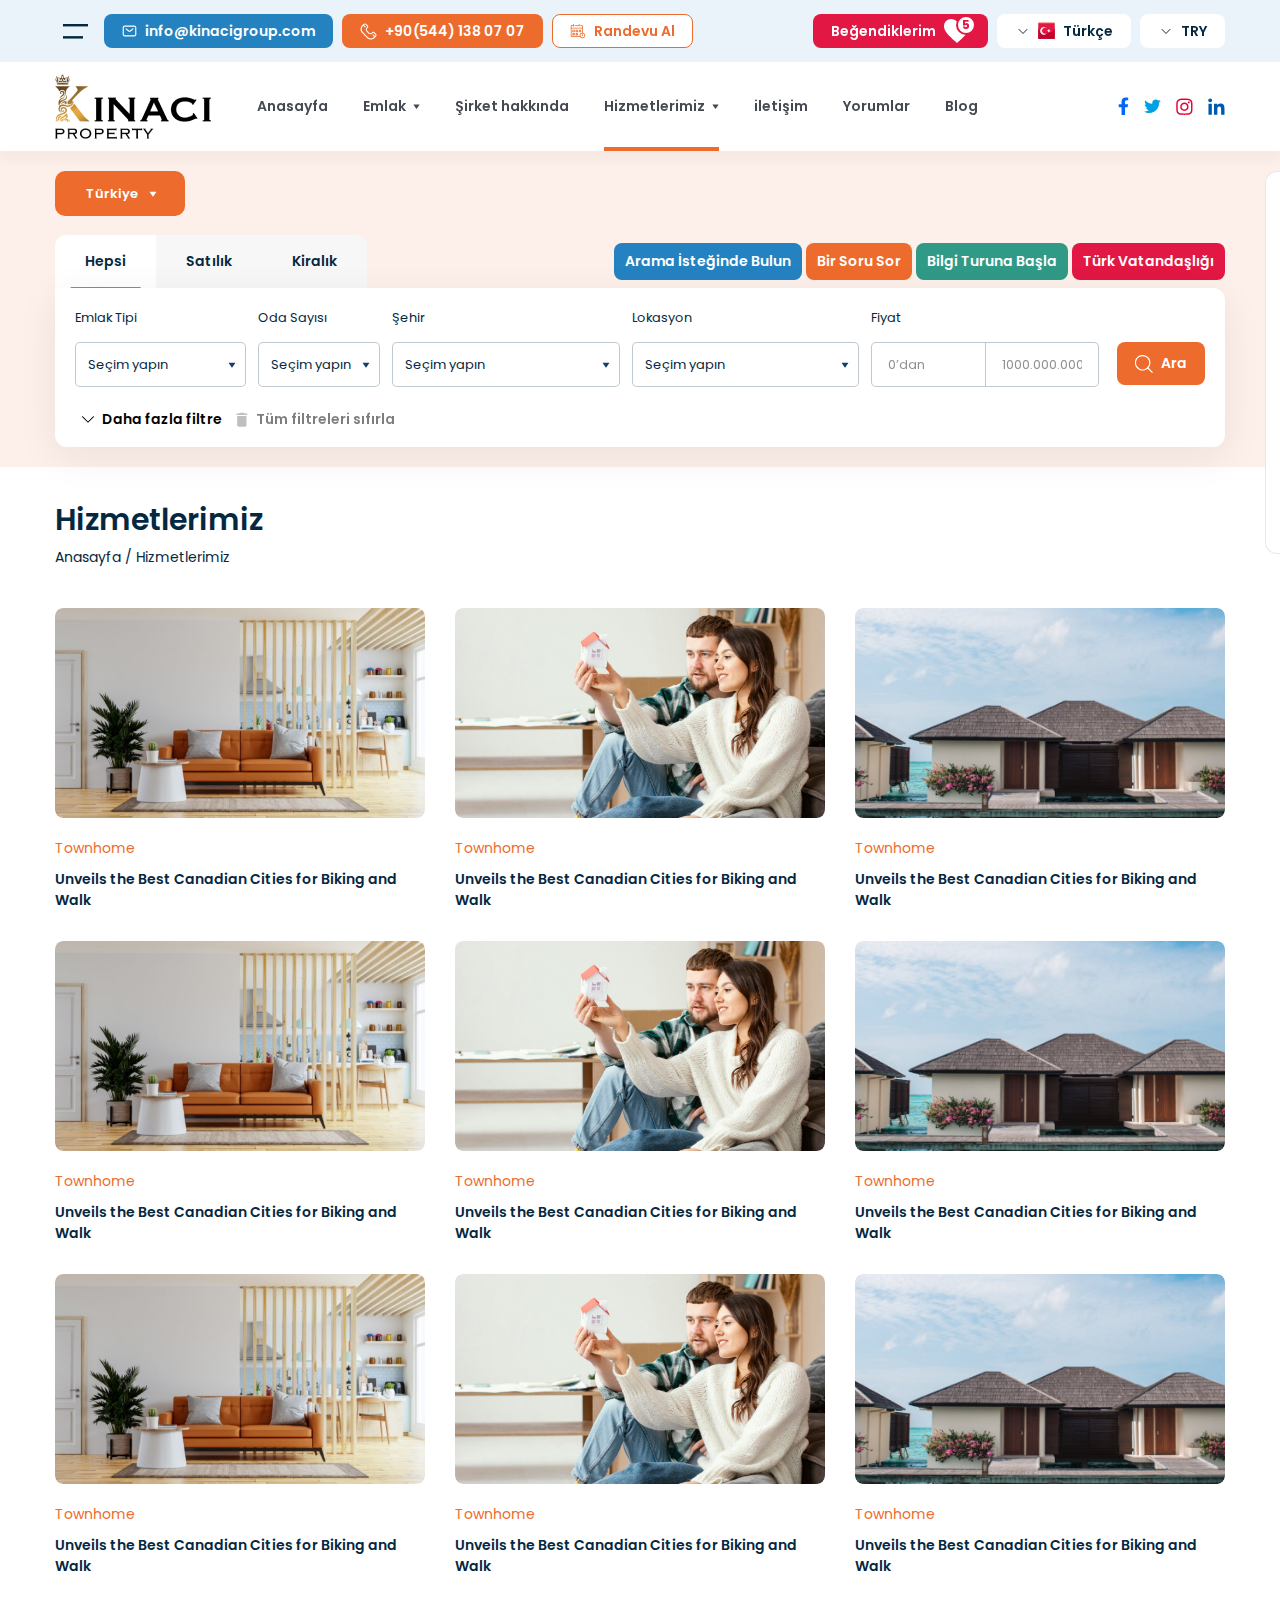
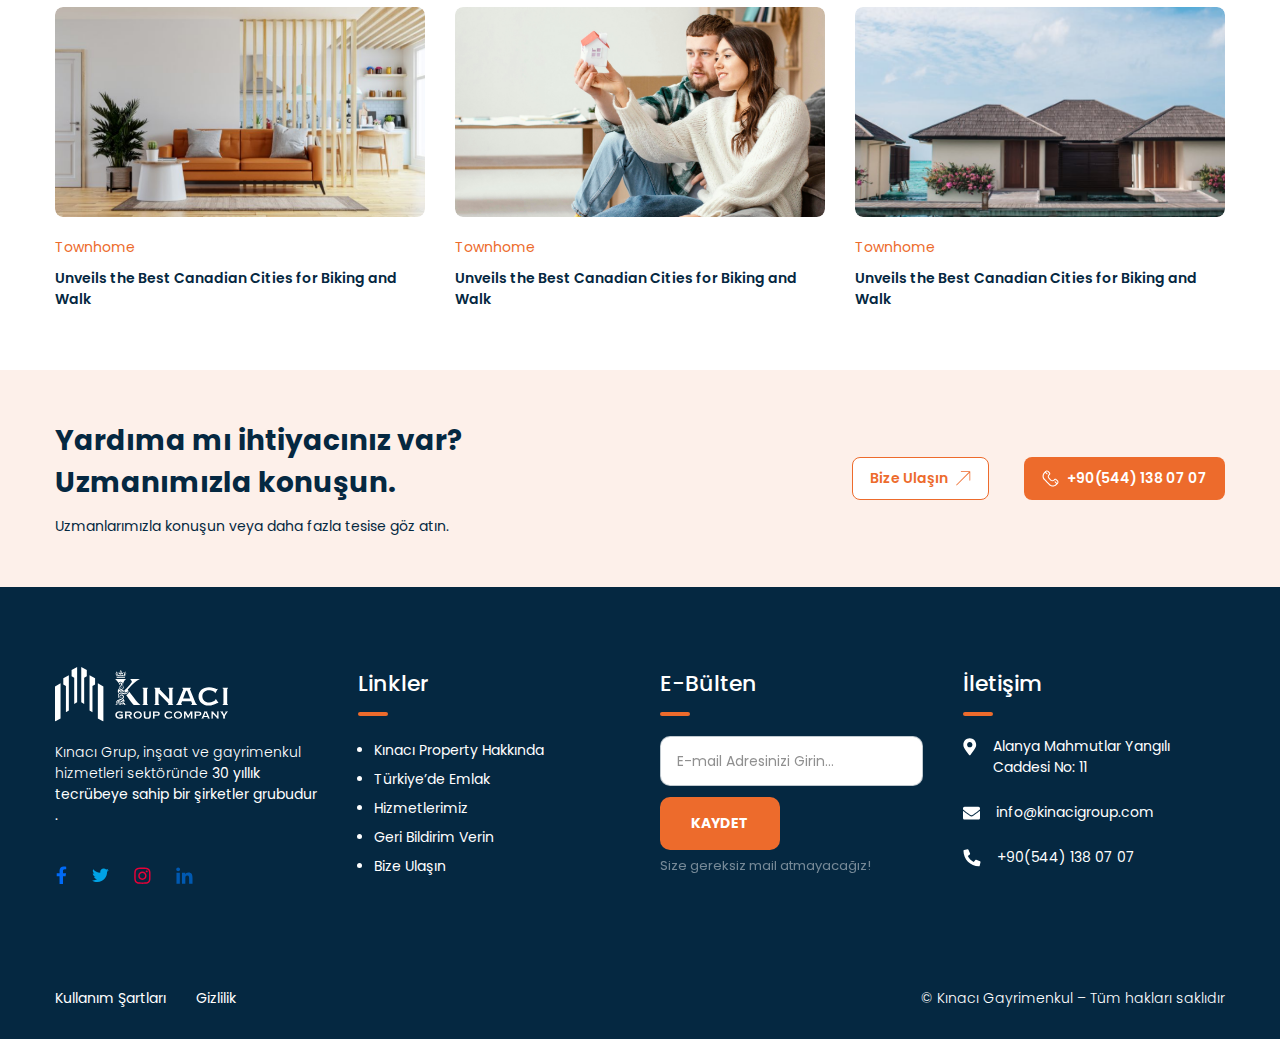
<file: assets/pages/services.html>
<!DOCTYPE html>
<html lang="en">

<head>
    <meta charset="UTF-8">
    <meta http-equiv="X-UA-Compatible" content="IE=edge">
    <meta name="viewport" content="width=device-width, initial-scale=1.0">
    <title>Document</title>
    <link rel="stylesheet" href="../scss/main.css">
</head>

<body class="">
    <svg xmlns="http://www.w3.org/2000/svg" style="display: none;">

        <symbol id="arrow_bottom" viewBox="0 0 9 5">
            <path
                d="M0.0932994 0.54817C0.0631089 0.51859 0.0392689 0.48316 0.0232348 0.44406C0.00720163 0.40495 -0.000689075 0.36298 4.71614e-05 0.32072C-0.000689075 0.27847 0.00720163 0.2365 0.0232348 0.19739C0.0392689 0.15829 0.0631089 0.12286 0.0932994 0.0932798C0.122868 0.0637098 0.157972 0.04025 0.196607 0.02425C0.235243 0.00824003 0.276651 0 0.31847 0C0.360288 0 0.401698 0.00824003 0.440333 0.02425C0.478968 0.04025 0.514072 0.0637098 0.543641 0.0932798L4.50043 4.05537L8.4572 0.0985899C8.51788 0.0444699 8.59697 0.0156201 8.67824 0.0179501C8.75951 0.0202701 8.83682 0.0535902 8.8943 0.11108C8.95179 0.16857 8.98512 0.24587 8.98744 0.32714C8.98976 0.40841 8.96091 0.48749 8.9068 0.54817L4.72484 4.73013C4.69527 4.75973 4.66017 4.78313 4.62153 4.79913C4.5829 4.81513 4.54149 4.82343 4.49967 4.82343C4.45785 4.82343 4.41644 4.81513 4.37781 4.79913C4.33917 4.78313 4.30407 4.75973 4.2745 4.73013L0.0932994 0.54817Z"
                fill="currentColor" />
        </symbol>

        <symbol id="facebook" viewBox="0 0 11 20">
            <path
                d="M10.3258 10.8782H7.59945V19.0208H3.96434V10.8782H0.983548V7.53386H3.96434V4.95293C3.96434 2.04484 5.70919 0.409042 8.36282 0.409042C9.63511 0.409042 10.9801 0.663499 10.9801 0.663499V3.53524H9.48971C8.03566 3.53524 7.59945 4.40766 7.59945 5.35279V7.53386H10.8347L10.3258 10.8782Z"
                fill="#006AF7" />
        </symbol>
        <symbol id="twitter" viewBox="0 0 19 16">
            <path
                d="M16.8322 3.93441C16.8322 4.11616 16.8322 4.26157 16.8322 4.44332C16.8322 9.49613 13.0153 15.276 5.99953 15.276C3.81846 15.276 1.81915 14.658 0.146998 13.5675C0.437807 13.6038 0.728616 13.6402 1.05578 13.6402C2.83698 13.6402 4.47278 13.0222 5.78142 12.0044C4.10927 11.968 2.69158 10.8775 2.21901 9.35072C2.47347 9.38707 2.69158 9.42343 2.94603 9.42343C3.27319 9.42343 3.6367 9.35072 3.92751 9.27802C2.18266 8.91451 0.87402 7.38776 0.87402 5.53386V5.49751C1.38294 5.78832 2.0009 5.93372 2.61887 5.97007C1.56469 5.2794 0.910372 4.11616 0.910372 2.80753C0.910372 2.0805 1.09213 1.42618 1.41929 0.880917C3.30954 3.17104 6.14493 4.69778 9.30748 4.87954C9.23477 4.58873 9.19842 4.29792 9.19842 4.00711C9.19842 1.89875 10.9069 0.190246 13.0153 0.190246C14.1058 0.190246 15.0873 0.626459 15.8143 1.38983C16.6504 1.20808 17.4865 0.880917 18.2135 0.444703C17.9227 1.35348 17.3411 2.0805 16.5413 2.55307C17.3047 2.48037 18.0681 2.26226 18.7224 1.97145C18.2135 2.73482 17.5592 3.38914 16.8322 3.93441Z"
                fill="#00A2E5" />
        </symbol>
        <symbol id="instagram" viewBox="0 0 17 17">
            <path
                d="M8.40576 4.53455C10.6959 4.53455 12.5861 6.4248 12.5861 8.71492C12.5861 11.0414 10.6959 12.8953 8.40576 12.8953C6.07929 12.8953 4.22539 11.0414 4.22539 8.71492C4.22539 6.4248 6.07929 4.53455 8.40576 4.53455ZM8.40576 11.4413C9.89616 11.4413 11.0957 10.2417 11.0957 8.71492C11.0957 7.22453 9.89616 6.02494 8.40576 6.02494C6.87902 6.02494 5.67943 7.22453 5.67943 8.71492C5.67943 10.2417 6.91537 11.4413 8.40576 11.4413ZM13.713 4.38914C13.713 4.93441 13.2768 5.37062 12.7315 5.37062C12.1863 5.37062 11.7501 4.93441 11.7501 4.38914C11.7501 3.84388 12.1863 3.40766 12.7315 3.40766C13.2768 3.40766 13.713 3.84388 13.713 4.38914ZM16.4757 5.37062C16.5484 6.71561 16.5484 10.7506 16.4757 12.0956C16.403 13.4042 16.1122 14.5311 15.1671 15.5126C14.2219 16.4577 13.0587 16.7485 11.7501 16.8212C10.4051 16.8939 6.3701 16.8939 5.02511 16.8212C3.71647 16.7485 2.58959 16.4577 1.60811 15.5126C0.662977 14.5311 0.372168 13.4042 0.299466 12.0956C0.226764 10.7506 0.226764 6.71561 0.299466 5.37062C0.372168 4.06198 0.662977 2.89875 1.60811 1.95362C2.58959 1.00849 3.71647 0.717681 5.02511 0.644979C6.3701 0.572277 10.4051 0.572277 11.7501 0.644979C13.0587 0.717681 14.2219 1.00849 15.1671 1.95362C16.1122 2.89875 16.403 4.06198 16.4757 5.37062ZM14.7309 13.5133C15.1671 12.4591 15.058 9.91451 15.058 8.71492C15.058 7.55169 15.1671 5.00711 14.7309 3.91658C14.44 3.22591 13.8948 2.64429 13.2041 2.38983C12.1136 1.95362 9.569 2.06267 8.40576 2.06267C7.20618 2.06267 4.6616 1.95362 3.60742 2.38983C2.88039 2.68064 2.33513 3.22591 2.04432 3.91658C1.60811 5.00711 1.71716 7.55169 1.71716 8.71492C1.71716 9.91451 1.60811 12.4591 2.04432 13.5133C2.33513 14.2403 2.88039 14.7856 3.60742 15.0764C4.6616 15.5126 7.20618 15.4035 8.40576 15.4035C9.569 15.4035 12.1136 15.5126 13.2041 15.0764C13.8948 14.7856 14.4764 14.2403 14.7309 13.5133Z"
                fill="#E80138" />
        </symbol>
        <symbol id="navbar_arrow" viewBox="0 0 7 7">
            <path
                d="M6.12504 1.45849L0.875036 1.45849C0.821882 1.45865 0.76978 1.47331 0.724339 1.50089C0.678897 1.52846 0.641836 1.56791 0.617146 1.61498C0.592455 1.66205 0.581069 1.71497 0.584214 1.76803C0.587359 1.82109 0.604916 1.87229 0.634994 1.91611L3.25999 5.70778C3.36879 5.86499 3.6307 5.86499 3.73979 5.70778L6.36479 1.91611C6.39517 1.87238 6.41299 1.82115 6.4163 1.768C6.41962 1.71485 6.40831 1.66181 6.38359 1.61464C6.35888 1.56747 6.32171 1.52797 6.27613 1.50044C6.23055 1.47291 6.17829 1.4584 6.12504 1.45849Z"
                fill="currentColor" />
        </symbol>
        <symbol id="linkedin" viewBox="0 0 17 17">
            <path
                d="M3.85135 16.6943H0.470698V5.82536H3.85135V16.6943ZM2.14285 4.37131C1.08867 4.37131 0.21624 3.46253 0.21624 2.372C0.21624 1.31782 1.08867 0.445393 2.14285 0.445393C3.23338 0.445393 4.10581 1.31782 4.10581 2.372C4.10581 3.46253 3.23338 4.37131 2.14285 4.37131ZM16.4652 16.6943H13.1209V11.4234C13.1209 10.1511 13.0845 8.55169 11.3397 8.55169C9.59482 8.55169 9.34037 9.89668 9.34037 11.3144V16.6943H5.95971V5.82536H9.19496V7.31575H9.23131C9.70388 6.47968 10.7944 5.5709 12.4302 5.5709C15.8472 5.5709 16.5015 7.82467 16.5015 10.7328V16.6943H16.4652Z"
                fill="#0059B1" />
        </symbol>
        <symbol id="phone" viewBox="0 0 18 18">
            <path
                d="M16.7821 11.2223L15.2786 9.71875C14.9555 9.41034 14.5261 9.23825 14.0795 9.23825C13.6328 9.23825 13.2034 9.41034 12.8803 9.71875L12.3509 10.2482C11.9918 10.606 11.5053 10.807 10.9983 10.807C10.4913 10.807 10.0049 10.606 9.64565 10.2482C9.23801 9.84052 8.97859 9.56522 8.71918 9.29522C8.45977 9.02522 8.18977 8.73405 7.76624 8.31581C7.40869 7.95752 7.20788 7.472 7.20788 6.96581C7.20788 6.45963 7.40869 5.97412 7.76624 5.61581L8.29565 5.0864C8.45353 4.92973 8.57879 4.74333 8.66421 4.53796C8.74962 4.3326 8.7935 4.11235 8.7933 3.88993C8.79138 3.44115 8.61257 3.01123 8.29565 2.69346L6.79212 1.17934C6.36739 0.756424 5.79269 0.518552 5.1933 0.517578C4.89806 0.518013 4.6058 0.576689 4.33326 0.690246C4.06073 0.803803 3.81327 0.970007 3.60506 1.17934L2.17036 2.60346C1.13649 3.63878 0.555786 5.04209 0.555786 6.50522C0.555786 7.96836 1.13649 9.37168 2.17036 10.407C2.99624 11.2329 3.93859 12.1646 4.87565 13.1388C5.81271 14.1129 6.73389 15.0235 7.55448 15.8705C8.58957 16.9028 9.99176 17.4825 11.4536 17.4825C12.9155 17.4825 14.3176 16.9028 15.3527 15.8705L16.7821 14.4411C17.2025 14.019 17.4402 13.4486 17.4439 12.8529C17.4492 12.5505 17.3932 12.2502 17.2794 11.97C17.1657 11.6899 16.9966 11.4355 16.7821 11.2223ZM15.9827 13.6205L15.8292 13.7529L14.2939 12.2123C14.2427 12.154 14.1803 12.1069 14.1102 12.0738C14.0402 12.0406 13.964 12.0222 13.8865 12.0198C13.8091 12.0172 13.7319 12.0306 13.6598 12.0591C13.5878 12.0876 13.5224 12.1305 13.4676 12.1854C13.4127 12.2401 13.3698 12.3057 13.3413 12.3777C13.3129 12.4498 13.2994 12.5269 13.302 12.6044C13.3045 12.6819 13.3228 12.7579 13.356 12.828C13.3891 12.8981 13.4362 12.9606 13.4945 13.0117L15.0562 14.5735L14.5798 15.0499C13.7561 15.871 12.6405 16.3322 11.4774 16.3322C10.3144 16.3322 9.19873 15.871 8.37506 15.0499C7.55977 14.2346 6.6333 13.2923 5.72801 12.3499C4.82271 11.4076 3.8433 10.4388 3.01742 9.61287C2.19627 8.7892 1.73516 7.67358 1.73516 6.51052C1.73516 5.34745 2.19627 4.23183 3.01742 3.40816L3.49389 2.93169L5.00271 4.48816C5.10802 4.59698 5.25224 4.65951 5.40366 4.66199C5.55506 4.66448 5.70125 4.60671 5.81006 4.5014C5.91889 4.3961 5.98141 4.25188 5.98389 4.10047C5.98638 3.94905 5.92861 3.80286 5.8233 3.69405L4.23506 2.10581L4.38859 1.95228C4.49293 1.84626 4.61738 1.76215 4.75466 1.70488C4.89194 1.64761 5.03926 1.61833 5.18801 1.61875C5.48814 1.61965 5.77565 1.73961 5.98742 1.95228L7.49624 3.48228C7.60097 3.58795 7.65991 3.73058 7.66036 3.87934C7.66043 3.95307 7.64597 4.02607 7.6178 4.0942C7.58965 4.16233 7.54834 4.22424 7.49624 4.2764L6.96683 4.80581C6.39785 5.37644 6.07833 6.14939 6.07833 6.95522C6.07833 7.76105 6.39785 8.534 6.96683 9.10464C7.41153 9.51758 7.65506 9.77699 7.94095 10.047C8.22683 10.317 8.47036 10.6082 8.88859 11.0211C9.45923 11.5901 10.2322 11.9096 11.038 11.9096C11.8439 11.9096 12.6168 11.5901 13.1874 11.0211L13.7168 10.4917C13.8249 10.3897 13.968 10.3329 14.1165 10.3329C14.2652 10.3329 14.4081 10.3897 14.5162 10.4917L16.0197 11.9952C16.1255 12.0997 16.2095 12.2242 16.2668 12.3615C16.3241 12.4987 16.3535 12.646 16.3533 12.7946C16.3506 12.9494 16.3163 13.102 16.2526 13.2432C16.1888 13.3842 16.097 13.5108 15.9827 13.6152V13.6205Z"
                fill="currentColor" />
        </symbol>
        <symbol id="phone1" viewBox="0 0 18 19">
            <path
                d="M17.4727 12.9766C17.7539 13.1172 17.9648 13.4336 17.9648 13.7852C17.9648 13.8203 17.9648 13.8906 17.9648 13.9609L17.1211 17.6172C17.0156 18.0039 16.6992 18.25 16.3125 18.25C7.27734 18.25 0 10.9727 0 1.9375C0 1.55078 0.246094 1.23438 0.632812 1.12891L4.28906 0.285156C4.35938 0.285156 4.42969 0.25 4.46484 0.25C4.81641 0.25 5.13281 0.460938 5.27344 0.777344L6.96094 4.71484C6.99609 4.82031 7.03125 4.92578 7.03125 5.03125C7.03125 5.3125 6.89062 5.55859 6.71484 5.69922L4.57031 7.45703C5.87109 10.1992 8.05078 12.3789 10.793 13.6797L12.5508 11.5352C12.6914 11.3594 12.9375 11.2188 13.1836 11.2188C13.3242 11.2188 13.4297 11.2539 13.5352 11.2891L17.4727 12.9766Z"
                fill="currentColor" />
        </symbol>
        <symbol id="mail" viewBox="0 0 19 14" fill="none">
            <path
                d="M5.09028 4.35395L8.39757 6.99978C8.71042 7.25026 9.09923 7.38674 9.5 7.38674C9.90076 7.38674 10.2896 7.25026 10.6024 6.99978L13.9097 4.35395M17.4375 11.4095V2.59006C17.4375 2.12225 17.2517 1.6736 16.9209 1.3428C16.5901 1.01201 16.1414 0.826172 15.6736 0.826172H3.32639C2.85858 0.826172 2.40992 1.01201 2.07913 1.3428C1.74834 1.6736 1.5625 2.12225 1.5625 2.59006V11.4095C1.5625 11.8773 1.74834 12.326 2.07913 12.6568C2.40992 12.9876 2.85858 13.1734 3.32639 13.1734H15.6736C16.1414 13.1734 16.5901 12.9876 16.9209 12.6568C17.2517 12.326 17.4375 11.8773 17.4375 11.4095Z"
                stroke="currentColor" stroke-width="1.41667" stroke-linecap="round" stroke-linejoin="round" />
        </symbol>
        <symbol id="mail1" viewBox="0 0 18 14">
            <path
                d="M17.6484 4.96484C17.7891 4.85938 18 4.96484 18 5.14062V12.3125C18 13.2617 17.2266 14 16.3125 14H1.6875C0.738281 14 0 13.2617 0 12.3125V5.14062C0 4.96484 0.175781 4.85938 0.316406 4.96484C1.125 5.59766 2.14453 6.37109 5.73047 8.97266C6.46875 9.5 7.73438 10.6602 9 10.6602C10.2305 10.6602 11.5312 9.5 12.2344 8.97266C15.8203 6.37109 16.8398 5.59766 17.6484 4.96484ZM9 9.5C8.15625 9.53516 6.99609 8.48047 6.39844 8.05859C1.72266 4.68359 1.37109 4.36719 0.316406 3.52344C0.105469 3.38281 0 3.13672 0 2.85547V2.1875C0 1.27344 0.738281 0.5 1.6875 0.5H16.3125C17.2266 0.5 18 1.27344 18 2.1875V2.85547C18 3.13672 17.8594 3.38281 17.6484 3.52344C16.5938 4.36719 16.2422 4.68359 11.5664 8.05859C10.9688 8.48047 9.80859 9.53516 9 9.5Z"
                fill="currentColor" />
        </symbol>

        <symbol id="calendar" viewBox="0 0 17 16">
            <path fill-rule="evenodd" clip-rule="evenodd"
                d="M2.52112 7.57292C2.52112 7.34638 2.61111 7.12912 2.7713 6.96893C2.93149 6.80874 3.14875 6.71875 3.37529 6.71875H4.22946C4.45599 6.71875 4.67326 6.80874 4.83344 6.96893C4.99363 7.12912 5.08362 7.34638 5.08362 7.57292V8.42709C5.08362 8.65363 4.99363 8.87089 4.83344 9.03108C4.67326 9.19126 4.45599 9.28126 4.22946 9.28126H3.37529C3.14875 9.28126 2.93149 9.19126 2.7713 9.03108C2.61111 8.87089 2.52112 8.65363 2.52112 8.42709V7.57292ZM4.22946 7.57292V8.42709H3.37529V7.57292H4.22946ZM6.79196 6.71875C6.56542 6.71875 6.34816 6.80874 6.18797 6.96893C6.02779 7.12912 5.93779 7.34638 5.93779 7.57292V8.42709C5.93779 8.65363 6.02779 8.87089 6.18797 9.03108C6.34816 9.19126 6.56542 9.28126 6.79196 9.28126H7.64613C7.87267 9.28126 8.08993 9.19126 8.25012 9.03108C8.41031 8.87089 8.5003 8.65363 8.5003 8.42709V7.57292C8.5003 7.34638 8.41031 7.12912 8.25012 6.96893C8.08993 6.80874 7.87267 6.71875 7.64613 6.71875H6.79196ZM7.64613 7.57292H6.79196V8.42709H7.64613V7.57292ZM9.35447 7.57292C9.35447 7.34638 9.44446 7.12912 9.60465 6.96893C9.76483 6.80874 9.9821 6.71875 10.2086 6.71875H11.0628C11.2893 6.71875 11.5066 6.80874 11.6668 6.96893C11.827 7.12912 11.917 7.34638 11.917 7.57292V8.42709C11.917 8.65363 11.827 8.87089 11.6668 9.03108C11.5066 9.19126 11.2893 9.28126 11.0628 9.28126H10.2086C9.9821 9.28126 9.76483 9.19126 9.60465 9.03108C9.44446 8.87089 9.35447 8.65363 9.35447 8.42709V7.57292ZM10.2086 7.57292H11.0628V8.42709H10.2086V7.57292ZM3.37529 10.1354C3.14875 10.1354 2.93149 10.2254 2.7713 10.3856C2.61111 10.5458 2.52112 10.7631 2.52112 10.9896V11.8438C2.52112 12.0703 2.61111 12.2876 2.7713 12.4477C2.93149 12.6079 3.14875 12.6979 3.37529 12.6979H4.22946C4.45599 12.6979 4.67326 12.6079 4.83344 12.4477C4.99363 12.2876 5.08362 12.0703 5.08362 11.8438V10.9896C5.08362 10.7631 4.99363 10.5458 4.83344 10.3856C4.67326 10.2254 4.45599 10.1354 4.22946 10.1354H3.37529ZM3.37529 10.9896V11.8438H4.22946V10.9896H3.37529ZM5.93779 10.9896C5.93779 10.7631 6.02779 10.5458 6.18797 10.3856C6.34816 10.2254 6.56542 10.1354 6.79196 10.1354H7.64613C7.87267 10.1354 8.08993 10.2254 8.25012 10.3856C8.41031 10.5458 8.5003 10.7631 8.5003 10.9896V11.8438C8.5003 12.0703 8.41031 12.2876 8.25012 12.4477C8.08993 12.6079 7.87267 12.6979 7.64613 12.6979H6.79196C6.56542 12.6979 6.34816 12.6079 6.18797 12.4477C6.02779 12.2876 5.93779 12.0703 5.93779 11.8438V10.9896ZM6.79196 10.9896H7.64613V11.8438H6.79196V10.9896Z"
                fill="#ED6B2C" />
            <path
                d="M13.1982 11.2031C13.3115 11.2031 13.4201 11.2481 13.5002 11.3282C13.5803 11.4083 13.6253 11.5169 13.6253 11.6302V12.5211L13.9272 12.8231C14.005 12.9036 14.0481 13.0115 14.0471 13.1235C14.0461 13.2354 14.0012 13.3426 13.922 13.4218C13.8428 13.5009 13.7357 13.5459 13.6238 13.5468C13.5118 13.5478 13.4039 13.5048 13.3233 13.427L12.7711 12.8747V11.6302C12.7711 11.5169 12.8161 11.4083 12.8962 11.3282C12.9763 11.2481 13.0849 11.2031 13.1982 11.2031Z"
                fill="#ED6B2C" />
            <path fill-rule="evenodd" clip-rule="evenodd"
                d="M3.37513 0.739584C3.37513 0.626314 3.42012 0.517684 3.50022 0.43759C3.58031 0.357496 3.68894 0.3125 3.80221 0.3125C3.91548 0.3125 4.02411 0.357496 4.10421 0.43759C4.1843 0.517684 4.2293 0.626314 4.2293 0.739584V2.87501C4.2293 2.98828 4.1843 3.09691 4.10421 3.177C4.02411 3.25709 3.91548 3.30209 3.80221 3.30209C3.68894 3.30209 3.58031 3.25709 3.50022 3.177C3.42012 3.09691 3.37513 2.98828 3.37513 2.87501V2.44792H2.09387C1.98061 2.44792 1.87197 2.49292 1.79188 2.57301C1.71179 2.65311 1.66679 2.76174 1.66679 2.87501V4.58334H12.771V2.87501C12.771 2.76174 12.726 2.65311 12.6459 2.57301C12.5658 2.49292 12.4572 2.44792 12.3439 2.44792H11.0626V1.59375H12.3439C12.6837 1.59375 13.0096 1.72874 13.2499 1.96902C13.4902 2.2093 13.6251 2.5352 13.6251 2.87501V9.73825C14.3732 9.84637 15.0526 10.2338 15.5265 10.8225C16.0005 11.4113 16.2339 12.1577 16.1798 12.9116C16.1257 13.6655 15.788 14.3709 15.2348 14.886C14.6816 15.401 13.9539 15.6874 13.1981 15.6875C12.716 15.6879 12.2411 15.5715 11.8138 15.3484C11.3866 15.1252 11.0197 14.802 10.7445 14.4063H2.09387C1.75407 14.4063 1.42817 14.2713 1.18789 14.031C0.947611 13.7907 0.812622 13.4648 0.812622 13.125V2.87501C0.812622 2.5352 0.947611 2.2093 1.18789 1.96902C1.42817 1.72874 1.75407 1.59375 2.09387 1.59375H3.37513V0.739584ZM10.2085 12.6979C10.2084 11.9789 10.4674 11.284 10.938 10.7404C11.4086 10.1968 12.0594 9.84105 12.771 9.73825V5.43751H1.66679V13.125C1.66679 13.2383 1.71179 13.3469 1.79188 13.427C1.87197 13.5071 1.98061 13.5521 2.09387 13.5521H10.3323C10.25 13.2749 10.2082 12.9872 10.2085 12.6979ZM13.1981 14.8334C13.7644 14.8334 14.3076 14.6084 14.708 14.2079C15.1085 13.8074 15.3335 13.2643 15.3335 12.6979C15.3335 12.1316 15.1085 11.5884 14.708 11.188C14.3076 10.7875 13.7644 10.5625 13.1981 10.5625C12.6317 10.5625 12.0886 10.7875 11.6881 11.188C11.2876 11.5884 11.0626 12.1316 11.0626 12.6979C11.0626 13.2643 11.2876 13.8074 11.6881 14.2079C12.0886 14.6084 12.6317 14.8334 13.1981 14.8334Z"
                fill="#ED6B2C" />
            <path
                d="M9.78155 3.30209C9.66828 3.30209 9.55964 3.25709 9.47955 3.177C9.39946 3.09691 9.35446 2.98828 9.35446 2.87501V2.44792H5.08362V1.59375H9.35446V0.739584C9.35446 0.626314 9.39946 0.517684 9.47955 0.43759C9.55964 0.357496 9.66828 0.3125 9.78155 0.3125C9.89482 0.3125 10.0034 0.357496 10.0835 0.43759C10.1636 0.517684 10.2086 0.626314 10.2086 0.739584V2.87501C10.2086 2.98828 10.1636 3.09691 10.0835 3.177C10.0034 3.25709 9.89482 3.30209 9.78155 3.30209Z"
                fill="#ED6B2C" />
        </symbol>
        <symbol id="location" viewBox="0 0 14 19">
            <path
                d="M6.04688 17.8984C0.914062 10.5156 0 9.74219 0 7C0 3.27344 2.98828 0.25 6.75 0.25C10.4766 0.25 13.5 3.27344 13.5 7C13.5 9.74219 12.5508 10.5156 7.41797 17.8984C7.10156 18.3906 6.36328 18.3906 6.04688 17.8984ZM6.75 9.8125C8.29688 9.8125 9.5625 8.58203 9.5625 7C9.5625 5.45312 8.29688 4.1875 6.75 4.1875C5.16797 4.1875 3.9375 5.45312 3.9375 7C3.9375 8.58203 5.16797 9.8125 6.75 9.8125Z"
                fill="white" />
        </symbol>
        <symbol id="search" viewBox="0 0 18 18">
            <path
                d="M17.6393 16.9803L13.5593 12.8403C14.4393 11.8003 15.0093 10.6203 15.2693 9.30032C15.5293 7.98032 15.4593 6.67032 15.0593 5.37032C14.6593 4.07032 13.9493 2.96032 12.9293 2.04032C11.9093 1.12032 10.7393 0.500322 9.41932 0.180323C8.09932 -0.139677 6.78932 -0.119677 5.48932 0.240324C4.18932 0.600323 3.04932 1.27032 2.06932 2.25032C1.08932 3.23032 0.41932 4.37032 0.0593199 5.67032C-0.30068 6.97032 -0.32068 8.28032 -0.000680149 9.60032C0.31932 10.9203 0.93932 12.0903 1.85932 13.1103C2.77932 14.1303 3.88932 14.8403 5.18932 15.2403C6.48932 15.6403 7.79932 15.7103 9.11932 15.4503C10.4393 15.1903 11.6393 14.6203 12.7193 13.7403L16.7993 17.8203C16.9193 17.9403 17.0593 17.9903 17.2193 17.9703C17.3793 17.9503 17.5093 17.8903 17.6093 17.7903C17.7093 17.6903 17.7693 17.5603 17.7893 17.4003C17.8093 17.2403 17.7593 17.1003 17.6393 16.9803ZM1.01932 7.80032C1.01932 6.60032 1.31932 5.50032 1.91932 4.50032C2.51932 3.50032 3.31932 2.70032 4.31932 2.10032C5.31932 1.50032 6.41932 1.20032 7.61932 1.20032C8.81932 1.20032 9.91932 1.50032 10.9193 2.10032C11.9193 2.70032 12.7193 3.50032 13.3193 4.50032C13.9193 5.50032 14.2193 6.60032 14.2193 7.80032C14.2193 9.00032 13.9193 10.1003 13.3193 11.1003C12.7193 12.1003 11.9193 12.9003 10.9193 13.5003C9.91932 14.1003 8.81932 14.4003 7.61932 14.4003C6.41932 14.4003 5.31932 14.1003 4.31932 13.5003C3.31932 12.9003 2.51932 12.1003 1.91932 11.1003C1.31932 10.1003 1.01932 9.00032 1.01932 7.80032Z"
                fill="currentColor" />
        </symbol>
        <symbol id="rubbish" viewBox="0 0 9 12">
            <path opacity="0.5"
                d="M8.44434 1.53467V2.71045H0.295898V1.53467H2.31934L2.9209 0.960449H5.81934L6.4209 1.53467H8.44434ZM0.870117 10.2847V3.28467H7.87012V10.2847C7.87012 10.5946 7.75163 10.868 7.51465 11.105C7.27767 11.342 7.00423 11.4604 6.69434 11.4604H2.0459C1.736 11.4604 1.46257 11.342 1.22559 11.105C0.988607 10.868 0.870117 10.5946 0.870117 10.2847Z"
                fill="currentColor" />
        </symbol>
        <symbol id="message" viewBox="0 0 23 23">
            <path
                d="M4.51761 18.8759L7.3668 17.9258L7.86547 18.1751C9.01108 18.7466 10.2847 19.0512 11.6204 19.0512C16.0815 19.0512 19.707 15.5389 19.707 11.6384C19.707 7.73799 16.0815 4.2257 11.6204 4.2257C7.15924 4.2257 3.53374 7.73799 3.53374 11.6384C3.53374 13.094 4.05937 14.5712 5.02572 15.834L5.4907 16.4405L4.51627 18.8746L4.51761 18.8759ZM3.56474 20.6146C3.44278 20.6554 3.31167 20.6605 3.18689 20.6293C3.06212 20.598 2.9489 20.5317 2.86061 20.4382C2.77232 20.3446 2.71264 20.2278 2.68862 20.1014C2.66461 19.975 2.67726 19.8444 2.72508 19.725L3.95425 16.6521C2.8329 15.1831 2.18597 13.4256 2.18597 11.6384C2.18597 7.17192 6.22928 2.87793 11.6204 2.87793C17.0114 2.87793 21.0547 7.17192 21.0547 11.6384C21.0547 16.1049 17.0114 20.3989 11.6204 20.3989C10.1084 20.4032 8.61632 20.0543 7.26302 19.38L3.56474 20.6132V20.6146Z"
                fill="currentColor" />
            <path
                d="M11.6202 12.7165C11.4786 12.7165 11.3384 12.6886 11.2076 12.6344C11.0768 12.5802 10.9579 12.5008 10.8578 12.4007C10.7576 12.3006 10.6782 12.1817 10.624 12.0509C10.5699 11.9201 10.542 11.7799 10.542 11.6383C10.542 11.4967 10.5699 11.3565 10.624 11.2257C10.6782 11.0948 10.7576 10.976 10.8578 10.8759C10.9579 10.7757 11.0768 10.6963 11.2076 10.6421C11.3384 10.5879 11.4786 10.5601 11.6202 10.5601C11.9061 10.5601 12.1804 10.6737 12.3826 10.8759C12.5848 11.0781 12.6984 11.3523 12.6984 11.6383C12.6984 11.9242 12.5848 12.1985 12.3826 12.4007C12.1804 12.6029 11.9061 12.7165 11.6202 12.7165ZM15.6635 12.7165C15.5219 12.7165 15.3817 12.6886 15.2509 12.6344C15.1201 12.5802 15.0012 12.5008 14.9011 12.4007C14.801 12.3006 14.7215 12.1817 14.6673 12.0509C14.6132 11.9201 14.5853 11.7799 14.5853 11.6383C14.5853 11.4967 14.6132 11.3565 14.6673 11.2257C14.7215 11.0948 14.801 10.976 14.9011 10.8759C15.0012 10.7757 15.1201 10.6963 15.2509 10.6421C15.3817 10.5879 15.5219 10.5601 15.6635 10.5601C15.9494 10.5601 16.2237 10.6737 16.4259 10.8759C16.6281 11.0781 16.7417 11.3523 16.7417 11.6383C16.7417 11.9242 16.6281 12.1985 16.4259 12.4007C16.2237 12.6029 15.9494 12.7165 15.6635 12.7165ZM7.57687 12.7165C7.43528 12.7165 7.29507 12.6886 7.16426 12.6344C7.03344 12.5802 6.91458 12.5008 6.81446 12.4007C6.71434 12.3006 6.63492 12.1817 6.58073 12.0509C6.52655 11.9201 6.49866 11.7799 6.49866 11.6383C6.49866 11.4967 6.52655 11.3565 6.58073 11.2257C6.63492 11.0948 6.71434 10.976 6.81446 10.8759C6.91458 10.7757 7.03344 10.6963 7.16426 10.6421C7.29507 10.5879 7.43528 10.5601 7.57687 10.5601C7.86283 10.5601 8.13708 10.6737 8.33929 10.8759C8.54149 11.0781 8.65509 11.3523 8.65509 11.6383C8.65509 11.9242 8.54149 12.1985 8.33929 12.4007C8.13708 12.6029 7.86283 12.7165 7.57687 12.7165Z"
                fill="currentColor" />
        </symbol>
        <symbol id="whatsApp" viewBox="0 0 21 22">
            <path
                d="M16.5255 4.871C15.7344 4.07188 14.7921 3.43827 13.7535 3.00715C12.715 2.57602 11.601 2.356 10.4765 2.35991C5.76497 2.35991 1.92499 6.19989 1.92499 10.9114C1.92499 12.4215 2.32193 13.8885 3.06404 15.1828L1.85596 19.6182L6.38627 18.4274C7.6375 19.1091 9.04405 19.4715 10.4765 19.4715C15.188 19.4715 19.028 15.6316 19.028 10.92C19.028 8.63332 18.1392 6.48465 16.5255 4.871ZM10.4765 18.0218C9.19937 18.0218 7.94815 17.6767 6.85224 17.0295L6.59337 16.8742L3.90107 17.5818L4.61729 14.9585L4.44471 14.691C3.73517 13.558 3.35842 12.2483 3.35743 10.9114C3.35743 6.99377 6.55022 3.80098 10.4679 3.80098C12.3663 3.80098 14.1525 4.54309 15.49 5.88924C16.1523 6.54848 16.6771 7.33261 17.0341 8.19618C17.3911 9.05976 17.5731 9.9856 17.5697 10.92C17.5869 14.8377 14.3941 18.0218 10.4765 18.0218ZM14.3769 12.7063C14.1611 12.6027 13.1084 12.085 12.9185 12.0073C12.7201 11.9383 12.582 11.9038 12.4353 12.1109C12.2886 12.3266 11.883 12.8098 11.7622 12.9479C11.6414 13.0946 11.512 13.1119 11.2963 12.9997C11.0805 12.8961 10.3902 12.6631 9.57906 11.9383C8.9405 11.3688 8.51767 10.6698 8.38823 10.4541C8.26742 10.2383 8.37097 10.1262 8.48315 10.014C8.57807 9.91906 8.69888 9.76374 8.80243 9.64293C8.90598 9.52212 8.94913 9.4272 9.01816 9.28913C9.08719 9.14244 9.05268 9.02163 9.0009 8.91808C8.94913 8.81453 8.51767 7.76177 8.34509 7.33031C8.1725 6.91611 7.99129 6.96789 7.86185 6.95926H7.44765C7.30096 6.95926 7.0766 7.01103 6.87813 7.22676C6.68829 7.44249 6.13602 7.96024 6.13602 9.013C6.13602 10.0658 6.90402 11.084 7.00757 11.2221C7.11112 11.3688 8.51767 13.5261 10.6577 14.4494C11.1668 14.6737 11.5638 14.8032 11.8744 14.8981C12.3835 15.062 12.8495 15.0362 13.2206 14.9844C13.6348 14.924 14.489 14.4666 14.6616 13.9661C14.8428 13.4656 14.8428 13.0428 14.7824 12.9479C14.722 12.853 14.5926 12.8098 14.3769 12.7063Z"
                fill="currentColor" />
        </symbol>
        <symbol id="right-top-arrow" viewBox="0 0 16 18">
            <g clip-path="url(#clip0_103_1344)">
                <path
                    d="M14.7779 1.36523H5.61127C5.38096 1.36523 5.19459 1.5516 5.19459 1.78192C5.19459 2.01222 5.38096 2.1986 5.61127 2.1986H13.7721L0.31666 15.654C0.153887 15.8168 0.153887 16.0804 0.31666 16.2432C0.398027 16.3245 0.504668 16.3652 0.61127 16.3652C0.717871 16.3652 0.824472 16.3245 0.905879 16.2432L14.3613 2.78777V10.9485C14.3613 11.1789 14.5477 11.3653 14.7779 11.3653C15.0082 11.3653 15.1946 11.1789 15.1946 10.9485V1.78192C15.1946 1.5516 15.0082 1.36523 14.7779 1.36523Z"
                    fill="currentColor" />
            </g>
        </symbol>
        <symbol id="camera" viewBox="0 0 24 24">
            <path
                d="M12 15C13.6569 15 15 13.6569 15 12C15 10.3431 13.6569 9 12 9C10.3431 9 9 10.3431 9 12C9 13.6569 10.3431 15 12 15Z"
                fill="currentColor" />
            <path
                d="M20 4H16.83L15.59 2.65C15.4036 2.44539 15.1767 2.28191 14.9235 2.16999C14.6704 2.05807 14.3968 2.00017 14.12 2H9.88C9.32 2 8.78 2.24 8.4 2.65L7.17 4H4C2.9 4 2 4.9 2 6V18C2 19.1 2.9 20 4 20H20C21.1 20 22 19.1 22 18V6C22 4.9 21.1 4 20 4ZM12 17C9.24 17 7 14.76 7 12C7 9.24 9.24 7 12 7C14.76 7 17 9.24 17 12C17 14.76 14.76 17 12 17Z"
                fill="currentColor" />
        </symbol>
        <symbol id="heart" viewBox="0 0 29 26">
            <path
                d="M25.1182 14.0168L14.6182 24.416L4.11819 14.0168C3.42562 13.3428 2.88009 12.5328 2.51596 11.6377C2.15183 10.7425 1.97698 9.7817 2.00243 8.81568C2.02787 7.84965 2.25306 6.89936 2.66382 6.02464C3.07457 5.14992 3.66198 4.36973 4.38908 3.73318C5.11617 3.09664 5.96718 2.61753 6.88853 2.32604C7.80988 2.03455 8.7816 1.93699 9.74251 2.03949C10.7034 2.142 11.6327 2.44235 12.4718 2.92164C13.3109 3.40093 14.0417 4.04877 14.6182 4.82437C15.1971 4.0544 15.9288 3.41222 16.7673 2.93802C17.6059 2.46381 18.5333 2.1678 19.4915 2.0685C20.4497 1.9692 21.4181 2.06875 22.3361 2.36092C23.254 2.65309 24.1018 3.13159 24.8264 3.76648C25.5509 4.40137 26.1366 5.17897 26.5468 6.05062C26.957 6.92227 27.1828 7.86921 27.2102 8.83216C27.2376 9.79512 27.066 10.7534 26.706 11.6469C26.346 12.5405 25.8055 13.3501 25.1182 14.0252"
                stroke="currentColor" stroke-width="2.8" stroke-linecap="round" stroke-linejoin="round" />
        </symbol>
        <symbol id="home" viewBox="0 0 14 15">
            <path
                d="M13.6169 6.16087L7.67942 0.557353L7.67275 0.551415C7.48197 0.376697 7.23267 0.279785 6.97398 0.279785C6.71528 0.279785 6.46598 0.376697 6.27521 0.551415L6.26853 0.557353L0.331026 6.16087C0.226006 6.25865 0.142377 6.37711 0.0854062 6.50881C0.0284359 6.64051 -0.000639956 6.78257 1.06831e-05 6.92606V13.7876C1.06831e-05 14.0632 0.109483 14.3275 0.304345 14.5223C0.499207 14.7172 0.763497 14.8266 1.03907 14.8266H4.60157C4.87715 14.8266 5.14144 14.7172 5.3363 14.5223C5.53116 14.3275 5.64064 14.0632 5.64064 13.7876V10.2251C5.64064 10.1857 5.65627 10.148 5.68411 10.1201C5.71195 10.0923 5.74971 10.0766 5.78907 10.0766H8.16407C8.20344 10.0766 8.2412 10.0923 8.26903 10.1201C8.29687 10.148 8.31251 10.1857 8.31251 10.2251V13.7876C8.31251 14.0632 8.42198 14.3275 8.61685 14.5223C8.81171 14.7172 9.076 14.8266 9.35157 14.8266H12.9141C13.1896 14.8266 13.4539 14.7172 13.6488 14.5223C13.8437 14.3275 13.9531 14.0632 13.9531 13.7876V6.92606C13.9531 6.78219 13.9232 6.63989 13.8654 6.50817C13.8075 6.37645 13.7229 6.25819 13.6169 6.16087ZM13.0625 13.7876C13.0625 13.827 13.0469 13.8647 13.019 13.8925C12.9912 13.9204 12.9534 13.936 12.9141 13.936H9.35157C9.31221 13.936 9.27445 13.9204 9.24661 13.8925C9.21877 13.8647 9.20314 13.827 9.20314 13.7876V10.2251C9.20314 9.94951 9.09366 9.68522 8.8988 9.49036C8.70394 9.2955 8.43965 9.18602 8.16407 9.18602H5.78907C5.5135 9.18602 5.24921 9.2955 5.05435 9.49036C4.85948 9.68522 4.75001 9.94951 4.75001 10.2251V13.7876C4.75001 13.827 4.73437 13.8647 4.70653 13.8925C4.6787 13.9204 4.64094 13.936 4.60157 13.936H1.03907C0.999705 13.936 0.961949 13.9204 0.934112 13.8925C0.906274 13.8647 0.890636 13.827 0.890636 13.7876V6.92606C0.890591 6.90541 0.894858 6.88497 0.903165 6.86605C0.911472 6.84714 0.923636 6.83016 0.938878 6.81622L0.945558 6.81028L6.8786 1.20825C6.90564 1.18466 6.94032 1.17165 6.9762 1.17165C7.01209 1.17165 7.04676 1.18466 7.0738 1.20825L13.0076 6.81102L13.0135 6.81696C13.0289 6.83084 13.0412 6.84778 13.0496 6.8667C13.0581 6.88562 13.0625 6.90609 13.0625 6.92681V13.7876Z"
                fill="currentColor" />
        </symbol>
        <symbol id="sizer" viewBox="0 0 16 17">
            <path
                d="M5.65333 0.75718H8.53333V1.66385H5.65333V0.75718ZM13.28 13.5572C13.28 13.6638 13.2267 13.7705 13.12 13.8772C13.0133 13.9838 12.9067 14.0372 12.8 14.0372H10.88V14.9438H12.8C13.1911 14.9438 13.52 14.8105 13.7867 14.5438C14.0533 14.2772 14.1867 13.9483 14.1867 13.5572V11.6372H13.28V13.5572ZM12.8 0.75718H10.88V1.66385H12.8C12.9067 1.66385 13.0133 1.71718 13.12 1.82385C13.2267 1.93051 13.28 2.03718 13.28 2.14385V4.06385H14.1867V2.14385C14.1867 1.75274 14.0533 1.42385 13.7867 1.15718C13.52 0.890514 13.1911 0.75718 12.8 0.75718ZM0.906667 2.14385C0.906667 2.03718 0.96 1.93051 1.06667 1.82385C1.17333 1.71718 1.28 1.66385 1.38667 1.66385H3.30667V0.75718H1.38667C0.995556 0.75718 0.666667 0.890514 0.4 1.15718C0.133333 1.42385 0 1.75274 0 2.14385V4.06385H0.906667V2.14385ZM13.28 6.41051H14.1867V9.29051H13.28V6.41051ZM10.88 7.37051V4.54385C10.88 4.40163 10.8356 4.28607 10.7467 4.19718C10.6578 4.10829 10.5422 4.06385 10.4 4.06385H7.57333V5.02385H9.28L6.77333 7.53051C6.56 7.42385 6.34667 7.37051 6.13333 7.37051H1.38667C1.24444 7.37051 1.08444 7.40607 0.906667 7.47718V6.41051H0V13.5572C0 13.9483 0.133333 14.2772 0.4 14.5438C0.666667 14.8105 0.995556 14.9438 1.38667 14.9438H8.53333V14.0372H7.46667C7.53778 13.8594 7.57333 13.6994 7.57333 13.5572V8.81051C7.57333 8.59718 7.52 8.38385 7.41333 8.17051L9.92 5.66385V7.37051H10.88ZM1.38667 14.0372C1.28 14.0372 1.17333 13.9838 1.06667 13.8772C0.96 13.7705 0.906667 13.6638 0.906667 13.5572V8.81051C0.906667 8.66829 0.96 8.55274 1.06667 8.46385C1.17333 8.37496 1.28 8.33051 1.38667 8.33051H6.13333C6.27556 8.33051 6.39111 8.37496 6.48 8.46385C6.56889 8.55274 6.61333 8.66829 6.61333 8.81051V13.5572C6.61333 13.6638 6.56889 13.7705 6.48 13.8772C6.39111 13.9838 6.27556 14.0372 6.13333 14.0372H1.38667Z"
                fill="currentColor" />
        </symbol>
        <symbol id="bed" viewBox="0 0 15 14">
            <path
                d="M13.8133 7.7576L13.7067 7.70426V3.06426C13.7067 2.42426 13.4756 1.86426 13.0133 1.38426C12.5511 0.904264 12 0.664264 11.36 0.664264H2.82667C2.18667 0.664264 1.63556 0.904264 1.17333 1.38426C0.711111 1.86426 0.48 2.42426 0.48 3.06426V7.70426L0.426667 7.7576C0.142222 8.04204 0 8.37982 0 8.77093V12.5576C0 12.6643 0.0444444 12.7709 0.133333 12.8776C0.222222 12.9843 0.337778 13.0376 0.48 13.0376H2.82667C3.00444 13.0376 3.12889 12.9665 3.2 12.8243L4.05333 11.5976H10.1867L10.9867 12.8243C11.0578 12.9665 11.1822 13.0376 11.36 13.0376H13.76C13.8667 13.0376 13.9644 12.9843 14.0533 12.8776C14.1422 12.7709 14.1867 12.6643 14.1867 12.5576V8.77093C14.1867 8.37982 14.0622 8.04204 13.8133 7.7576ZM2.82667 1.62426H11.36C11.7511 1.62426 12.0889 1.76649 12.3733 2.05093C12.6578 2.33537 12.8 2.67315 12.8 3.06426V5.89093C12.5867 5.60649 12.3111 5.37538 11.9733 5.1976C11.6356 5.01982 11.2711 4.94871 10.88 4.98426H3.30667C2.63111 4.94871 2.08 5.16204 1.65333 5.62426L1.38667 5.94426V3.06426C1.38667 2.67315 1.52889 2.33537 1.81333 2.05093C2.09778 1.76649 2.43556 1.62426 2.82667 1.62426ZM12.32 7.33093H1.86667C1.86667 6.93982 2.00889 6.60204 2.29333 6.3176C2.57778 6.03315 2.91556 5.89093 3.30667 5.89093H10.88C11.2711 5.89093 11.6089 6.03315 11.8933 6.3176C12.1778 6.60204 12.32 6.93982 12.32 7.33093ZM13.28 12.0776H11.6267L10.8267 10.8509C10.72 10.7087 10.5778 10.6376 10.4 10.6376H3.78667C3.60889 10.6376 3.46667 10.7087 3.36 10.8509L2.56 12.0776H0.906667V8.77093C0.906667 8.62871 0.96 8.51315 1.06667 8.42426C1.17333 8.33538 1.28 8.29093 1.38667 8.29093H12.8C12.9067 8.29093 13.0133 8.33538 13.12 8.42426C13.2267 8.51315 13.28 8.62871 13.28 8.77093V12.0776Z"
                fill="currentColor" />
        </symbol>
        <symbol id="shower" viewBox="0 0 15 15">
            <path
                d="M10.88 0.75718H6.61333C6.00889 0.75718 5.45778 0.899403 4.96 1.18385C4.46222 1.46829 4.06222 1.86829 3.76 2.38385C3.45778 2.8994 3.30667 3.4594 3.30667 4.06385H2.34667C1.70667 4.06385 1.15556 4.29496 0.693333 4.75718C0.231111 5.2194 0 5.77051 0 6.41051V7.85051C0 7.99274 0.0444444 8.10829 0.133333 8.19718C0.222222 8.28607 0.337778 8.33051 0.48 8.33051H7.09333C7.23556 8.33051 7.35111 8.28607 7.44 8.19718C7.52889 8.10829 7.57333 7.99274 7.57333 7.85051V6.41051C7.57333 5.77051 7.34222 5.2194 6.88 4.75718C6.41778 4.29496 5.86667 4.06385 5.22667 4.06385H4.26667C4.26667 3.42385 4.49778 2.87274 4.96 2.41051C5.42222 1.94829 5.97333 1.6994 6.61333 1.66385H10.88C11.52 1.6994 12.0711 1.94829 12.5333 2.41051C12.9956 2.87274 13.2444 3.42385 13.28 4.06385V14.4638H14.1867V4.06385C14.1867 3.4594 14.0444 2.8994 13.76 2.38385C13.4756 1.86829 13.0756 1.46829 12.56 1.18385C12.0444 0.899403 11.4844 0.75718 10.88 0.75718ZM5.17333 5.02385C5.56444 5.02385 5.90222 5.15718 6.18667 5.42385C6.47111 5.69051 6.61333 6.0194 6.61333 6.41051V7.37051H0.906667V6.41051C0.906667 6.0194 1.04889 5.69051 1.33333 5.42385C1.61778 5.15718 1.95556 5.02385 2.34667 5.02385H5.17333ZM0.48 9.77051H1.38667V13.0772H0.48V9.77051ZM2.34667 9.77051H3.30667V11.1572H2.34667V9.77051ZM2.34667 12.5972H3.30667V14.4638H2.34667V12.5972ZM4.26667 9.77051H5.17333V12.1172H4.26667V9.77051ZM4.26667 13.0772H5.17333V13.9838H4.26667V13.0772ZM6.13333 9.77051H7.09333V11.1572H6.13333V9.77051ZM6.13333 12.1172H7.09333V14.9438H6.13333V12.1172Z"
                fill="#052841" />
        </symbol>
        <symbol id="security" viewBox="0 0 22 27">
            <path
                d="M11.2043 26.6924C11.071 26.6924 10.9376 26.659 10.8043 26.5924L6.7043 24.5924C4.77096 23.659 3.23763 22.259 2.1043 20.3924C0.970964 18.5257 0.404297 16.4924 0.404297 14.2924V4.19238C0.404297 3.92572 0.48763 3.70905 0.654297 3.54238C0.820964 3.37572 1.0043 3.29238 1.2043 3.29238H4.1043C5.3043 3.29238 6.43763 2.95905 7.5043 2.29238L10.7043 0.192383C11.0376 -0.00761795 11.371 -0.00761795 11.7043 0.192383L14.9043 2.29238C15.9043 2.95905 17.0043 3.29238 18.2043 3.29238H21.1043C21.371 3.22572 21.5876 3.29238 21.7543 3.49238C21.921 3.69238 22.0043 3.92572 22.0043 4.19238V14.2924C22.0043 16.4924 21.4376 18.5257 20.3043 20.3924C19.171 22.259 17.6043 23.659 15.6043 24.5924L11.6043 26.5924C11.471 26.659 11.3376 26.6924 11.2043 26.6924ZM2.1043 5.09238V14.2924C2.1043 16.159 2.6043 17.8757 3.6043 19.4424C4.6043 21.009 5.9043 22.1924 7.5043 22.9924L11.2043 24.7924L14.9043 22.9924C16.5043 22.1924 17.8043 21.009 18.8043 19.4424C19.8043 17.8757 20.3043 16.159 20.3043 14.2924V5.09238H18.3043C16.7043 5.09238 15.2376 4.65905 13.9043 3.79238L11.2043 1.99238L8.5043 3.79238C7.17096 4.65905 5.7043 5.09238 4.1043 5.09238H2.1043ZM11.2043 14.0924C10.071 14.0924 9.12096 13.6924 8.3543 12.8924C7.58763 12.0924 7.2043 11.1424 7.2043 10.0424C7.2043 8.94238 7.58763 8.00905 8.3543 7.24238C9.12096 6.47572 10.071 6.09238 11.2043 6.09238C12.3376 6.09238 13.2876 6.47572 14.0543 7.24238C14.821 8.00905 15.2043 8.94238 15.2043 10.0424C15.2043 11.1424 14.821 12.0924 14.0543 12.8924C13.2876 13.6924 12.3376 14.0924 11.2043 14.0924ZM11.2043 7.79238C10.6043 7.79238 10.0876 8.00905 9.6543 8.44238C9.22096 8.87572 9.0043 9.40905 9.0043 10.0424C9.0043 10.6757 9.22096 11.209 9.6543 11.6424C10.0876 12.0757 10.6043 12.2924 11.2043 12.2924C11.8043 12.2924 12.321 12.0757 12.7543 11.6424C13.1876 11.209 13.4043 10.6757 13.4043 10.0424C13.4043 9.40905 13.1876 8.87572 12.7543 8.44238C12.321 8.00905 11.8043 7.79238 11.2043 7.79238ZM16.5043 18.9924H14.8043C14.8043 18.459 14.621 18.0257 14.2543 17.6924C13.8876 17.359 13.471 17.1924 13.0043 17.1924H9.4043C8.93763 17.1924 8.52096 17.359 8.1543 17.6924C7.78763 18.0257 7.6043 18.459 7.6043 18.9924H5.9043C5.9043 17.9924 6.23763 17.1424 6.9043 16.4424C7.57096 15.7424 8.4043 15.3924 9.4043 15.3924H13.0043C13.9376 15.3924 14.7543 15.7424 15.4543 16.4424C16.1543 17.1424 16.5043 17.9924 16.5043 18.9924Z"
                fill="currentColor" />
        </symbol>

        <!-- 
            <svg width="12" height="19">
                <use xlink:href="#facebook"></use>
            </svg>
         -->
    </svg>
    <header>
        <div class="top_header">
            <div class="container">
                <div class="wrapper">
                    <div class="hideMobile">
                        <button type="button" class="toggle">
                            <svg width="25" height="15" viewBox="0 0 25 15" fill="none"
                                xmlns="http://www.w3.org/2000/svg">
                                <rect width="20" height="2.42553" transform="matrix(-1 0 0 1 20 12.1279)"
                                    fill="#052841" />
                                <rect width="25" height="2.42553" transform="matrix(-1 0 0 1 25 0)" fill="#052841" />
                            </svg>
                        </button>
                        <div class="contact_info">
                            <a href="" class="btn btn_md blue">
                                <svg width="15" height="12">
                                    <use xlink:href="#mail"></use>
                                </svg>
                                info@kinacigroup.com
                            </a>
                            <a href="" class="btn btn_md orange">
                                <svg width="17" height="17">
                                    <use xlink:href="#phone"></use>
                                </svg>
                                +90(544) 138 07 07
                            </a>
                            <a href="" class="make_appointment btn btn_md">
                                <svg width="16" height="16">
                                    <use xlink:href="#calendar"></use>
                                </svg>
                                Randevu Al
                            </a>
                        </div>
                    </div>
                    <div class="contact_info hideDesktop">
                        <a href="" class="btn blue">
                            <svg width="12" height="19">
                                <use xlink:href="#message"></use>
                            </svg>
                        </a>
                        <a href="" class="btn orange">
                            <svg width="12" height="19">
                                <use xlink:href="#whatsApp"></use>
                            </svg>
                        </a>
                    </div>
                    <div>
                        <button class="btn btn_md red favorite_btn hideMobile">
                            <span>Beğendiklerim</span>
                            <div class="count">
                                <svg width="26" height="24" viewBox="0 0 26 24" fill="none"
                                    xmlns="http://www.w3.org/2000/svg">
                                    <path
                                        d="M13 24L11.115 22.2736C4.42 16.1657 0 12.1243 0 7.19346C0 3.15204 3.146 0 7.15 0C9.412 0 11.583 1.0594 13 2.72044C14.417 1.0594 16.588 0 18.85 0C22.854 0 26 3.15204 26 7.19346C26 12.1243 21.58 16.1657 14.885 22.2736L13 24Z"
                                        fill="white" />
                                </svg>
                                <div>5</div>
                            </div>
                        </button>
                        <div class="dropdown0 language_select">
                            <div class="btn btn_md">
                                <div class="arrow">
                                    <svg width="12" height="5">
                                        <use xlink:href="#arrow_bottom"></use>
                                    </svg>
                                </div>
                                <div class="flag_img">
                                    <img src="../images/turkey-flag.svg" alt="">
                                </div>
                                <span>Türkçe</span>
                            </div>
                            <ul>
                                <li>
                                    <a href="">Türkçe</a>
                                </li>
                                <li>
                                    <a href="">English</a>
                                </li>
                                <li>
                                    <a href="">Russian</a>
                                </li>
                            </ul>
                        </div>
                        <div class="dropdown0 currency">
                            <div class="btn btn_md">
                                <div class="arrow">
                                    <svg width="12" height="5">
                                        <use xlink:href="#arrow_bottom"></use>
                                    </svg>
                                </div>
                                <span>TRY</span>
                            </div>
                            <ul>
                                <li>
                                    <a href="">TRY</a>
                                </li>
                                <li>
                                    <a href="">TRY</a>
                                </li>
                                <li>
                                    <a href="">TRY</a>
                                </li>
                            </ul>
                        </div>
                    </div>
                </div>
            </div>
        </div>
        <div class="site_header">
            <div class="container">
                <div class="wrapper">
                    <div class="toggle">
                        <span class="bars">
                            <span class="bar"></span><span class="bar"></span><span class="bar"></span>
                        </span>
                    </div>
                 <a href="../../index.html" class="site_logo">
                        <img src="../images/logo.png" alt="">
                    </a>
                    <ul class="menu">
                       <li class="nav_item">
                            <a href="../../index.html" class="nav_link">
                                Anasayfa
                            </a>
                        </li>
                        <li class="nav_item dropdown">
                          <a href="./listing.html" class="nav_link">
                                Emlak
                                <svg width="7" height="7">
                                    <use xlink:href="#navbar_arrow"></use>
                                </svg>
                            </a>
                            <div class="dropdown_menu">
                                <ul>
                                    <li>
                                        <a href="">Satılık</a>
                                    </li>
                                    <li>
                                        <a href="">Kiralık</a>
                                    </li>
                                    <li>
                                        <a href="">Satılmış Portföy</a>
                                    </li>
                                </ul>
                            </div>
                        </li>
                        <li class="nav_item">
                             <a href="./about.html" class="nav_link">
                                Şirket hakkında
                            </a>
                        </li>
                        <li class="nav_item active">
                                 <a href="./services.html" class="nav_link">
                                Hizmetlerimiz
                                <svg width="7" height="7">
                                    <use xlink:href="#navbar_arrow"></use>
                                </svg>
                            </a>
                            <div class="dropdown_menu">
                                <ul>
                                    <li>
                                        <a href="">Ücretsiz Emlak Seçimi</a>
                                    </li>
                                    <li>
                                        <a href="">Gayrımenkul Yatırımları</a>
                                    </li>
                                    <li>
                                        <a href="">Çalışma Turu</a>
                                    </li>
                                    <li>
                                        <a href="">Satış Sonrası Servis</a>
                                    </li>
                                    <li>
                                        <a href="">çevrimiçi Tur</a>
                                    </li>
                                    <li>
                                        <a href="">Porföylerin Bireysel Seçimi</a>
                                    </li>
                                    <li>
                                        <a href="">Satın Alma Aşamasında Destek</a>
                                    </li>
                                </ul>
                            </div>
                        </li>
                        <li class="nav_item">
                           <a href="./contact.html" class="nav_link">
                                iletişim
                            </a>
                        </li>
                        <li class="nav_item">
                            <a href="./comments.html" class="nav_link">
                                Yorumlar
                            </a>
                        </li>
                        <li class="nav_item">
                            <a href="./blog-list.html" class="nav_link">
                                Blog
                            </a>
                        </li>
                    </ul>
                    <div class="social_media hideMobile">
                        <a href="">
                            <svg width="12" height="19">
                                <use xlink:href="#facebook"></use>
                            </svg>
                        </a>
                        <a href="">
                            <svg width="17" height="19">
                                <use xlink:href="#twitter"></use>
                            </svg>
                        </a>
                        <a href="">
                            <svg width="17" height="19">
                                <use xlink:href="#instagram"></use>
                            </svg>
                        </a>
                        <a href="">
                            <svg width="17" height="19">
                                <use xlink:href="#linkedin"></use>
                            </svg>
                        </a>
                    </div>
                    <div class="contact_info hideDesktop">
                        <a href="" class="btn btn_md orange">
                            <svg width="17" height="17">
                                <use xlink:href="#phone"></use>
                            </svg>
                        </a>
                        <a href="" class="btn btn_md blue">
                            <svg width="15" height="12">
                                <use xlink:href="#mail"></use>
                            </svg>
                        </a>
                        <a href="" class="make_appointment btn btn_md">
                            <svg width="16" height="16">
                                <use xlink:href="#calendar"></use>
                            </svg>
                        </a>
                    </div>
                </div>
            </div>
        </div>
    </header>
    <div class="fixed_menu favorite_list">
        <div class="inner">
            <div class="head">
                <span>Beğendiklerim</span>
                <div class="close_btn">
                    <svg width="40" height="40" viewBox="0 0 40 40" fill="none" xmlns="http://www.w3.org/2000/svg">
                        <rect width="40" height="40" rx="20" fill="#F7F7F7" />
                        <g clip-path="url(#clip0_368_467)">
                            <path
                                d="M19.6445 19L24.7227 24.0781L24.1895 24.6113L19.1113 19.5332L14.0332 24.6113L13.5 24.0781L18.5781 19L13.5 13.9219L14.0332 13.3887L19.1113 18.4668L24.1895 13.3887L24.7227 13.9219L19.6445 19Z"
                                fill="#052841" />
                        </g>
                    </svg>
                </div>
            </div>
            <div class="content">
                <div class="add_fav">
                    <svg width="28" height="25">
                        <use xlink:href="#heart"></use>
                    </svg>
                    <p>Antalya LEED Sertifikalı Viva Defne Projesi</p>
                </div>
                <div class="add_fav">
                    <svg width="28" height="25">
                        <use xlink:href="#heart"></use>
                    </svg>
                    <p>İzmir Defne Projesi</p>
                </div>
                <div class="add_fav active">
                    <svg width="28" height="25">
                        <use xlink:href="#heart"></use>
                    </svg>
                    <p>İlanı favorilerden çıkardın.</p>
                </div>
                <div class="add_fav">
                    <svg width="28" height="25">
                        <use xlink:href="#heart"></use>
                    </svg>
                    <p>Antalya LEED Sertifikalı Viva Defne Projesi</p>
                </div>
                <div class="add_fav">
                    <svg width="28" height="25">
                        <use xlink:href="#heart"></use>
                    </svg>
                    <p>İzmir Defne Projesi</p>
                </div>
                <div class="add_fav active">
                    <svg width="28" height="25">
                        <use xlink:href="#heart"></use>
                    </svg>
                    <p>Antalya LEED Sertifikalı Viva Defne Projesi</p>
                </div>
                <div class="add_fav">
                    <svg width="28" height="25">
                        <use xlink:href="#heart"></use>
                    </svg>
                    <p>İzmir Defne Projesi</p>
                </div>
            </div>
        </div>
        <div class="overlay"></div>
    </div>
    <div class="fixed_menu quick_links">
        <div class="inner">
            <div class="head">
                <span>Hızlı Linkler</span>
                <div class="close_btn">
                    <svg width="40" height="40" viewBox="0 0 40 40" fill="none" xmlns="http://www.w3.org/2000/svg">
                        <rect width="40" height="40" rx="20" fill="#F7F7F7" />
                        <g clip-path="url(#clip0_368_467)">
                            <path
                                d="M19.6445 19L24.7227 24.0781L24.1895 24.6113L19.1113 19.5332L14.0332 24.6113L13.5 24.0781L18.5781 19L13.5 13.9219L14.0332 13.3887L19.1113 18.4668L24.1895 13.3887L24.7227 13.9219L19.6445 19Z"
                                fill="#052841" />
                        </g>
                    </svg>
                </div>
            </div>
            <div class="links">
                <a href="">Giriş</a>
                <a href="">Emlak</a>
                <a href="">Şirket hakkında</a>
                <a href="">Hizmetlerimiz</a>
                <a href="">Kişiler</a>
                <a href="">Yorumlar</a>
                <a href="">Blog</a>
            </div>
            <div class="contact_link">
                <span>Müşteri Hizmetleri</span>
                <a href=""><strong>+90(544) 138 07 07</strong></a>
            </div>
            <div class="follow_us">
                <strong>Bizi takip edin</strong>
                <div class="social_media">
                    <a href="">
                        <svg width="12" height="19">
                            <use xlink:href="#facebook"></use>
                        </svg>
                    </a>
                    <a href="">
                        <svg width="17" height="19">
                            <use xlink:href="#twitter"></use>
                        </svg>
                    </a>
                    <a href="">
                        <svg width="17" height="19">
                            <use xlink:href="#instagram"></use>
                        </svg>
                    </a>
                    <a href="">
                        <svg width="17" height="19">
                            <use xlink:href="#linkedin"></use>
                        </svg>
                    </a>
                </div>
            </div>
        </div>
        <div class="overlay"></div>
    </div>
    <div class="mobile_menu">
        <div class="inner">
            <div class="top">
                <div class="close_btn">
                    <svg xmlns="http://www.w3.org/2000/svg" width="20" viewBox="0 0 24 24" fill="none">
                        <g id="Menu / Close_LG">
                            <path id="Vector" d="M21 21L12 12M12 12L3 3M12 12L21.0001 3M12 12L3 21.0001"
                                stroke="#000000" stroke-width="2" stroke-linecap="round" stroke-linejoin="round" />
                        </g>
                    </svg>
                </div>
                <a href="" class="logo">
                    <img src="../images/logo.png" alt="">
                </a>
            </div>
            <div class="center">
                <div class="search_bar">
                    <form action="">
                        <div class="form_wrap">
                            <input type="search" placeholder="Ara..." value="">
                            <button type="submit">
                                <svg xmlns="http://www.w3.org/2000/svg" xmlns:xlink="http://www.w3.org/1999/xlink"
                                    width="20" version="1.1" x="0px" y="0px" viewBox="0 0 512 512" class="">
                                    <path
                                        d="M225.474,0C101.151,0,0,101.151,0,225.474c0,124.33,101.151,225.474,225.474,225.474    c124.33,0,225.474-101.144,225.474-225.474C450.948,101.151,349.804,0,225.474,0z M225.474,409.323    c-101.373,0-183.848-82.475-183.848-183.848S124.101,41.626,225.474,41.626s183.848,82.475,183.848,183.848    S326.847,409.323,225.474,409.323z"
                                        fill="currentColor" />
                                    <path
                                        d="M505.902,476.472L386.574,357.144c-8.131-8.131-21.299-8.131-29.43,0c-8.131,8.124-8.131,21.306,0,29.43l119.328,119.328    c4.065,4.065,9.387,6.098,14.715,6.098c5.321,0,10.649-2.033,14.715-6.098C514.033,497.778,514.033,484.596,505.902,476.472z"
                                        fill="currentColor" />
                                </svg>
                            </button>
                        </div>
                    </form>
                </div>
                <ul class="menu">
                    <li class="nav_item">
                        <a href="" class="nav_link">Lorem ipsum</a>
                    </li>
                    <li class="nav_item">
                        <a href="" class="nav_link">Lorem ipsum</a>
                    </li>
                    <li class="nav_item">
                        <a href="" class="nav_link">Lorem ipsum</a>
                    </li>
                    <li class="nav_item">
                        <a href="" class="nav_link">Lorem ipsum</a>
                    </li>
                    <li class="nav_item">
                        <a href="" class="nav_link">Lorem ipsum</a>
                    </li>
                    <li class="nav_item">
                        <a href="" class="nav_link">Lorem ipsum</a>
                    </li>
                    <li class="nav_item">
                        <a href="" class="nav_link">Lorem ipsum</a>
                    </li>
                    <li class="nav_item">
                        <a href="" class="nav_link">Lorem ipsum</a>
                    </li>
                </ul>
            </div>
        </div>
    </div>
    <main style="overflow: hidden;">
        <section class="hero sub_hero orange">
            <div class="property_filter">
                <div class="container">
                    <div class="tab-wrapper">
                        <div class="country_select">
                            <select name="" id="" class="c_select">
                                <option value="">Türkiye</option>
                                <option value="">Lorem ipsum</option>
                                <option value="">Lorem ipsum</option>
                                <option value="">Lorem ipsum</option>
                                <option value="">Lorem ipsum</option>
                                <option value="">Lorem ipsum</option>
                            </select>
                        </div>
                        <div class="wrapper">
                            <ul class="tab-menu">
                                <li class="active">Hepsi</li>
                                <li>Satılık</li>
                                <li>Kiralık</li>
                            </ul>
                            <div class="links hideMobile">
                                <a href="" class="btn blue">Arama İsteğinde Bulun</a>
                                <a href="" class="btn orange">Bir Soru Sor</a>
                                <a href="" class="btn green">Bilgi Turuna Başla</a>
                                <a href="" class="btn red">Türk Vatandaşlığı</a>
                            </div>
                        </div>
                        <div class="tab-content">
                            <div>
                                <form action="">
                                    <div class="form_wrap">
                                        <div class="form_element w_2">
                                            <label for="">Emlak Tipi</label>
                                            <select name="" id="" class="c_select">
                                                <option value="" hide>Seçim yapın</option>
                                                <option value="">Lorem ipsum</option>
                                                <option value="">Lorem ipsum</option>
                                                <option value="">Lorem ipsum</option>
                                                <option value="">Lorem ipsum</option>
                                                <option value="">Lorem ipsum</option>
                                                <option value="">Lorem ipsum</option>
                                                <option value="">Lorem ipsum</option>
                                                <option value="">Lorem ipsum</option>
                                                <option value="">Lorem ipsum</option>
                                                <option value="">Lorem ipsum</option>
                                                <option value="">Lorem ipsum</option>
                                                <option value="">Lorem ipsum</option>
                                                <option value="">Lorem ipsum</option>
                                                <option value="">Lorem ipsum</option>
                                                <option value="">Lorem ipsum</option>
                                                <option value="">Lorem ipsum</option>
                                                <option value="">Lorem ipsum</option>
                                                <option value="">Lorem ipsum</option>
                                                <option value="">Lorem ipsum</option>
                                                <option value="">Lorem ipsum</option>
                                            </select>
                                        </div>
                                        <div class="form_element">
                                            <label for="">Oda Sayısı</label>
                                            <select name="" id="" class="c_select">
                                                <option value="" hide>Seçim yapın</option>
                                                <option value="">Lorem ipsum</option>
                                                <option value="">Lorem ipsum</option>
                                                <option value="">Lorem ipsum</option>
                                                <option value="">Lorem ipsum</option>
                                                <option value="">Lorem ipsum</option>
                                            </select>
                                        </div>
                                        <div class="form_element w_3">
                                            <label for="">Şehir</label>
                                            <select name="" id="" class="c_select">
                                                <option value="" hide>Seçim yapın</option>
                                                <option value="">Lorem ipsum</option>
                                                <option value="">Lorem ipsum</option>
                                                <option value="">Lorem ipsum</option>
                                                <option value="">Lorem ipsum</option>
                                                <option value="">Lorem ipsum</option>
                                            </select>
                                        </div>
                                        <div class="form_element w_3">
                                            <label for="">Lokasyon</label>
                                            <select name="" id="" class="c_select">
                                                <option value="" hide>Seçim yapın</option>
                                                <option value="">Lorem ipsum</option>
                                                <option value="">Lorem ipsum</option>
                                                <option value="">Lorem ipsum</option>
                                                <option value="">Lorem ipsum</option>
                                                <option value="">Lorem ipsum</option>
                                            </select>
                                        </div>
                                        <div class="form_element w_3">
                                            <label for="">Fiyat</label>
                                            <div class="group">
                                                <input type="text" placeholder="0’dan">
                                                <input type="text" placeholder="1000.000.000’a">
                                            </div>
                                        </div>
                                    </div>
                                </form>
                                <div class="hide">
                                    <form action="">
                                        <div class="form_wrap">
                                            <div class="form_element w_4">
                                                <label for="">Ölçü (m2)</label>
                                                <div class="group">
                                                    <input type="text" placeholder="10’dan">
                                                    <input type="text" placeholder="100.000’e">
                                                </div>
                                            </div>
                                            <div class="form_element w_4">
                                                <label for="">Kat Sayısı</label>
                                                <div class="group">
                                                    <input type="text" placeholder="0’dan">
                                                    <input type="text" placeholder="100’e">
                                                </div>
                                            </div>
                                            <div class="form_element w_3">
                                                <label for="">Özellikleri (avantajlar)</label>
                                                <select name="" id="" class="c_select">
                                                    <option value="" hide>Seçim yapın</option>
                                                    <option value="">Lorem ipsum</option>
                                                    <option value="">Lorem ipsum</option>
                                                    <option value="">Lorem ipsum</option>
                                                    <option value="">Lorem ipsum</option>
                                                    <option value="">Lorem ipsum</option>
                                                    <option value="">Lorem ipsum</option>
                                                    <option value="">Lorem ipsum</option>
                                                    <option value="">Lorem ipsum</option>
                                                    <option value="">Lorem ipsum</option>
                                                    <option value="">Lorem ipsum</option>
                                                    <option value="">Lorem ipsum</option>
                                                    <option value="">Lorem ipsum</option>
                                                    <option value="">Lorem ipsum</option>
                                                    <option value="">Lorem ipsum</option>
                                                    <option value="">Lorem ipsum</option>
                                                    <option value="">Lorem ipsum</option>
                                                    <option value="">Lorem ipsum</option>
                                                    <option value="">Lorem ipsum</option>
                                                    <option value="">Lorem ipsum</option>
                                                    <option value="">Lorem ipsum</option>
                                                </select>
                                            </div>
                                        </div>
                                        <div class="form_wrap">
                                            <div class="form_element w_4">
                                                <label for="">Özellikleri (avantajlar)</label>
                                                <select name="" id="" class="c_select">
                                                    <option value="" hide>Seçim yapın</option>
                                                    <option value="">Lorem ipsum</option>
                                                    <option value="">Lorem ipsum</option>
                                                    <option value="">Lorem ipsum</option>
                                                    <option value="">Lorem ipsum</option>
                                                    <option value="">Lorem ipsum</option>
                                                    <option value="">Lorem ipsum</option>
                                                    <option value="">Lorem ipsum</option>
                                                    <option value="">Lorem ipsum</option>
                                                    <option value="">Lorem ipsum</option>
                                                    <option value="">Lorem ipsum</option>
                                                    <option value="">Lorem ipsum</option>
                                                    <option value="">Lorem ipsum</option>
                                                    <option value="">Lorem ipsum</option>
                                                    <option value="">Lorem ipsum</option>
                                                    <option value="">Lorem ipsum</option>
                                                    <option value="">Lorem ipsum</option>
                                                    <option value="">Lorem ipsum</option>
                                                    <option value="">Lorem ipsum</option>
                                                    <option value="">Lorem ipsum</option>
                                                    <option value="">Lorem ipsum</option>
                                                </select>
                                            </div>
                                            <div class="form_element w_4">
                                                <label for="">Ölçü (m2)</label>
                                                <div class="group">
                                                    <input type="text" placeholder="10’dan">
                                                    <input type="text" placeholder="100.000’e">
                                                </div>
                                            </div>
                                            <div class="form_element w_4">
                                                <label for="">Kat Sayısı</label>
                                                <div class="group">
                                                    <input type="text" placeholder="0’dan">
                                                    <input type="text" placeholder="100’e">
                                                </div>
                                            </div>
                                            <div class="form_element w_2">
                                                <label for="">Havalimanına Mesafe</label>
                                                <input type="text">
                                            </div>
                                        </div>
                                    </form>
                                </div>
                                <div class="bottom">
                                    <div class="wrapper">
                                        <button type="button" class="btn view_more">
                                            <svg width="12" height="19">
                                                <use xlink:href="#arrow_bottom"></use>
                                            </svg>
                                            <span>Daha fazla filtre</span>
                                        </button>
                                        <button type="button" class="btn reset">
                                            <svg width="12" height="19">
                                                <use xlink:href="#rubbish"></use>
                                            </svg>
                                            Tüm filtreleri sıfırla
                                        </button>
                                        <button type="button" class="btn btn_md search_btn orange">
                                            <svg width="18" height="18">
                                                <use xlink:href="#search"></use>
                                            </svg>
                                            Ara
                                        </button>
                                    </div>
                                </div>
                            </div>
                        </div>
                    </div>
                    <div class="callForm">
                        <div class="icon">
                            <img src="../images/call-icon.svg" alt="">
                        </div>
                        <h3>
                            Sizin için <strong>doğru mülkü</strong>
                            <strong>seçmenize</strong> yardımcı
                            olacağız
                        </h3>
                        <p>Formu tercihlerinizle doldurun, satış
                            ekibimiz sizin için doğru seçeneği
                            bulacaktır.
                        </p>
                        <a href="" class="btn orange btn_md">Formu Doldurun</a>
                    </div>
                </div>
            </div>
        </section>
        <section class="our_services">
            <div class="container">
                <div class="sec_title">
                    <h1>Hizmetlerimiz</h1>
                    <p>Anasayfa / Hizmetlerimiz</p>
                </div>
                <div class="services_grid">
                    <div class="service_item">
                        <a href="" class="image">
                            <img src="../images/photo24.png" alt="">
                        </a>
                        <div class="details">
                            <a href="" class="category">Townhome</a>
                            <a href="" class="title">
                                <h3>Unveils the Best Canadian Cities for Biking and
                                    Walk
                                </h3>
                            </a>
                        </div>
                    </div>
                    <div class="service_item">
                        <a href="" class="image">
                            <img src="../images/featured-img.png" alt="">
                        </a>
                        <div class="details">
                            <a href="" class="category">Townhome</a>
                            <a href="" class="title">
                                <h3>Unveils the Best Canadian Cities for Biking and
                                    Walk
                                </h3>
                            </a>
                        </div>
                    </div>
                    <div class="service_item">
                        <a href="" class="image">
                            <img src="../images/home.png" alt="">
                        </a>
                        <div class="details">
                            <a href="" class="category">Townhome</a>
                            <a href="" class="title">
                                <h3>Unveils the Best Canadian Cities for Biking and
                                    Walk
                                </h3>
                            </a>
                        </div>
                    </div>
                    <div class="service_item">
                        <a href="" class="image">
                            <img src="../images/photo24.png" alt="">
                        </a>
                        <div class="details">
                            <a href="" class="category">Townhome</a>
                            <a href="" class="title">
                                <h3>Unveils the Best Canadian Cities for Biking and
                                    Walk
                                </h3>
                            </a>
                        </div>
                    </div>
                    <div class="service_item">
                        <a href="" class="image">
                            <img src="../images/featured-img.png" alt="">
                        </a>
                        <div class="details">
                            <a href="" class="category">Townhome</a>
                            <a href="" class="title">
                                <h3>Unveils the Best Canadian Cities for Biking and
                                    Walk
                                </h3>
                            </a>
                        </div>
                    </div>
                    <div class="service_item">
                        <a href="" class="image">
                            <img src="../images/home.png" alt="">
                        </a>
                        <div class="details">
                            <a href="" class="category">Townhome</a>
                            <a href="" class="title">
                                <h3>Unveils the Best Canadian Cities for Biking and
                                    Walk
                                </h3>
                            </a>
                        </div>
                    </div>
                    <div class="service_item">
                        <a href="" class="image">
                            <img src="../images/photo24.png" alt="">
                        </a>
                        <div class="details">
                            <a href="" class="category">Townhome</a>
                            <a href="" class="title">
                                <h3>Unveils the Best Canadian Cities for Biking and
                                    Walk
                                </h3>
                            </a>
                        </div>
                    </div>
                    <div class="service_item">
                        <a href="" class="image">
                            <img src="../images/featured-img.png" alt="">
                        </a>
                        <div class="details">
                            <a href="" class="category">Townhome</a>
                            <a href="" class="title">
                                <h3>Unveils the Best Canadian Cities for Biking and
                                    Walk
                                </h3>
                            </a>
                        </div>
                    </div>
                    <div class="service_item">
                        <a href="" class="image">
                            <img src="../images/home.png" alt="">
                        </a>
                        <div class="details">
                            <a href="" class="category">Townhome</a>
                            <a href="" class="title">
                                <h3>Unveils the Best Canadian Cities for Biking and
                                    Walk
                                </h3>
                            </a>
                        </div>
                    </div>
                    <div class="service_item">
                        <a href="" class="image">
                            <img src="../images/photo24.png" alt="">
                        </a>
                        <div class="details">
                            <a href="" class="category">Townhome</a>
                            <a href="" class="title">
                                <h3>Unveils the Best Canadian Cities for Biking and
                                    Walk
                                </h3>
                            </a>
                        </div>
                    </div>
                    <div class="service_item">
                        <a href="" class="image">
                            <img src="../images/featured-img.png" alt="">
                        </a>
                        <div class="details">
                            <a href="" class="category">Townhome</a>
                            <a href="" class="title">
                                <h3>Unveils the Best Canadian Cities for Biking and
                                    Walk
                                </h3>
                            </a>
                        </div>
                    </div>
                    <div class="service_item">
                        <a href="" class="image">
                            <img src="../images/home.png" alt="">
                        </a>
                        <div class="details">
                            <a href="" class="category">Townhome</a>
                            <a href="" class="title">
                                <h3>Unveils the Best Canadian Cities for Biking and
                                    Walk
                                </h3>
                            </a>
                        </div>
                    </div>
                </div>
            </div>
        </section>
        <section class="needHelp">
            <div class="container">
                <div class="wrapper">
                    <div class="content">
                        <h1>Yardıma mı ihtiyacınız var? <br> Uzmanımızla konuşun.</h1>
                        <p>Uzmanlarımızla konuşun veya daha fazla tesise göz atın.</p>
                    </div>
                    <div class="btn_group">
                        <a href="" class="secondary_btn btn_md btn orange_border">
                            Bize Ulaşın
                            <svg width="15" height="17">
                                <use xlink:href="#right-top-arrow"></use>
                            </svg>
                        </a>
                        <a href="" class="btn orange btn_md">
                            <svg width="17" height="17">
                                <use xlink:href="#phone"></use>
                            </svg>
                            +90(544) 138 07 07
                        </a>
                    </div>
                </div>
            </div>
        </section>
    </main>
    <footer class="site_footer">
        <div class="container">
            <div class="foot_main">
                <div class="wrapper">
                    <div class="col">
                        <div class="brand">
                            <div class="logo">
                                <img src="../images/logo-light.svg" alt="">
                            </div>
                            <p>Kınacı Grup, inşaat ve gayrimenkul hizmetleri sektöründe <strong>30 yıllık tecrübeye
                                    sahip bir şirketler grubudur .
                                </strong>
                            </p>
                        </div>
                        <div class="social_media">
                            <a href="">
                                <svg width="12" height="19">
                                    <use xlink:href="#facebook"></use>
                                </svg>
                            </a>
                            <a href="">
                                <svg width="17" height="19">
                                    <use xlink:href="#twitter"></use>
                                </svg>
                            </a>
                            <a href="">
                                <svg width="17" height="19">
                                    <use xlink:href="#instagram"></use>
                                </svg>
                            </a>
                            <a href="">
                                <svg width="17" height="19">
                                    <use xlink:href="#linkedin"></use>
                                </svg>
                            </a>
                        </div>
                    </div>
                    <div class="col">
                        <h4 class="title">Linkler</h4>
                        <ul class="menu">
                            <li>
                                <a href="">Kınacı Property Hakkında</a>
                            </li>
                            <li>
                                <a href="">Türkiye’de Emlak</a>
                            </li>
                            <li>
                                <a href="">Hizmetlerimiz</a>
                            </li>
                            <li>
                                <a href="">Geri Bildirim Verin</a>
                            </li>
                            <li>
                                <a href="">Bize Ulaşın</a>
                            </li>
                        </ul>
                    </div>
                    <div class="col">
                        <h4 class="title">E-Bülten</h4>
                        <div class="subs_form">
                            <form action="">
                                <div class="form_wrap">
                                    <input type="text" placeholder="E-mail Adresinizi Girin...">
                                    <button type="button" class="btn btn_lg orange">KAYDET</button>
                                </div>
                            </form>
                            <p>Size gereksiz mail atmayacağız!</p>
                        </div>
                    </div>
                    <div class="col">
                        <h4 class="title">İletişim</h4>
                        <div class="contact_info">
                            <div class="item">
                                <svg width="14" height="18">
                                    <use xlink:href="#location"></use>
                                </svg>
                                Alanya Mahmutlar Yangılı Caddesi No: 11
                            </div>
                            <a href="mailto:info@kinacigroup.com" class="item">
                                <svg width="17" height="18">
                                    <use xlink:href="#mail1"></use>
                                </svg>
                                info@kinacigroup.com
                            </a>
                            <a href="tel:+90(544) 138 07 07" class="item">
                                <svg width="18" height="18">
                                    <use xlink:href="#phone1"></use>
                                </svg>
                                +90(544) 138 07 07
                            </a>
                        </div>
                    </div>
                </div>
            </div>
            <div class="foot_bottom">
                <div class="wrapper">
                    <div class="links">
                        <a href="">Kullanım Şartları</a>
                        <a href="">Gizlilik</a>
                    </div>
                    <div class="copyright">
                        <p>© Kınacı Gayrimenkul – Tüm hakları saklıdır</p>
                    </div>
                </div>
            </div>
        </div>
    </footer>
    <script src="../js/swiper-bundle.min.js"></script>
    <script src="../js/jquery.min.js"></script>
    <script src="../js/app.js"></script>
</body>

</html>
</file>
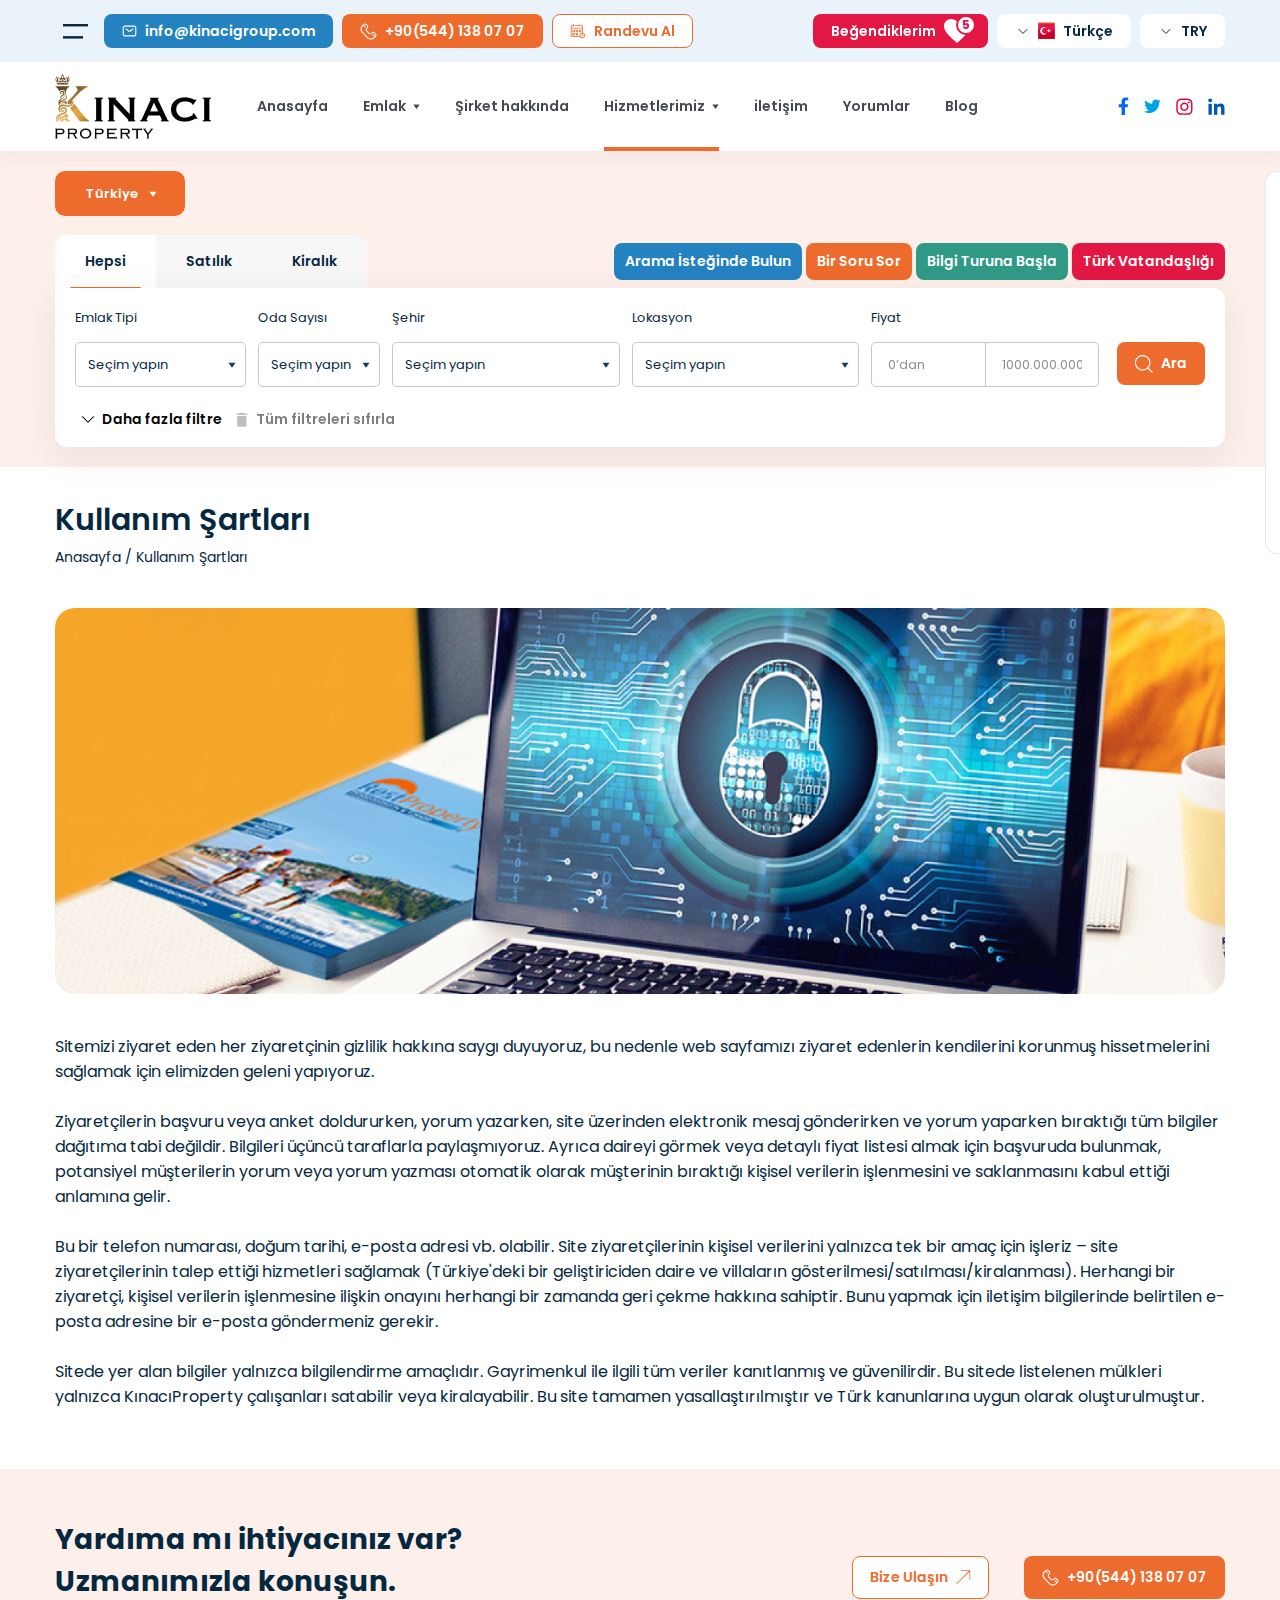
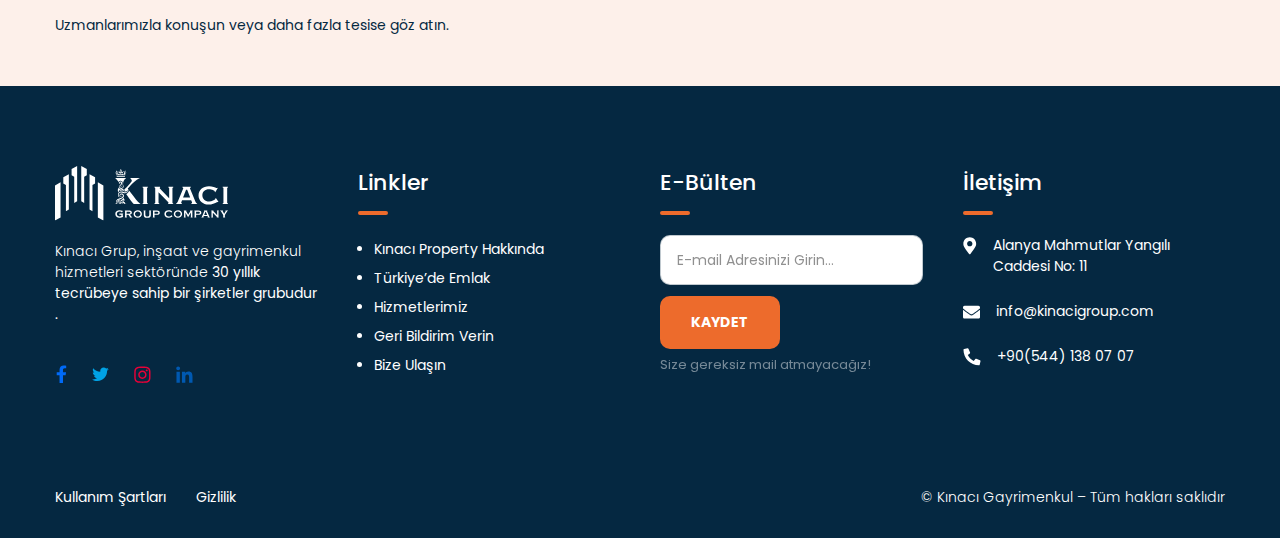
<file: assets/pages/terms-of-use.html>
<!DOCTYPE html>
<html lang="en">

<head>
    <meta charset="UTF-8">
    <meta http-equiv="X-UA-Compatible" content="IE=edge">
    <meta name="viewport" content="width=device-width, initial-scale=1.0">
    <title>Document</title>
    <link rel="stylesheet" href="../scss/main.css">
</head>

<body class="">
    <svg xmlns="http://www.w3.org/2000/svg" style="display: none;">

        <symbol id="arrow_bottom" viewBox="0 0 9 5">
            <path
                d="M0.0932994 0.54817C0.0631089 0.51859 0.0392689 0.48316 0.0232348 0.44406C0.00720163 0.40495 -0.000689075 0.36298 4.71614e-05 0.32072C-0.000689075 0.27847 0.00720163 0.2365 0.0232348 0.19739C0.0392689 0.15829 0.0631089 0.12286 0.0932994 0.0932798C0.122868 0.0637098 0.157972 0.04025 0.196607 0.02425C0.235243 0.00824003 0.276651 0 0.31847 0C0.360288 0 0.401698 0.00824003 0.440333 0.02425C0.478968 0.04025 0.514072 0.0637098 0.543641 0.0932798L4.50043 4.05537L8.4572 0.0985899C8.51788 0.0444699 8.59697 0.0156201 8.67824 0.0179501C8.75951 0.0202701 8.83682 0.0535902 8.8943 0.11108C8.95179 0.16857 8.98512 0.24587 8.98744 0.32714C8.98976 0.40841 8.96091 0.48749 8.9068 0.54817L4.72484 4.73013C4.69527 4.75973 4.66017 4.78313 4.62153 4.79913C4.5829 4.81513 4.54149 4.82343 4.49967 4.82343C4.45785 4.82343 4.41644 4.81513 4.37781 4.79913C4.33917 4.78313 4.30407 4.75973 4.2745 4.73013L0.0932994 0.54817Z"
                fill="currentColor" />
        </symbol>

        <symbol id="facebook" viewBox="0 0 11 20">
            <path
                d="M10.3258 10.8782H7.59945V19.0208H3.96434V10.8782H0.983548V7.53386H3.96434V4.95293C3.96434 2.04484 5.70919 0.409042 8.36282 0.409042C9.63511 0.409042 10.9801 0.663499 10.9801 0.663499V3.53524H9.48971C8.03566 3.53524 7.59945 4.40766 7.59945 5.35279V7.53386H10.8347L10.3258 10.8782Z"
                fill="#006AF7" />
        </symbol>
        <symbol id="twitter" viewBox="0 0 19 16">
            <path
                d="M16.8322 3.93441C16.8322 4.11616 16.8322 4.26157 16.8322 4.44332C16.8322 9.49613 13.0153 15.276 5.99953 15.276C3.81846 15.276 1.81915 14.658 0.146998 13.5675C0.437807 13.6038 0.728616 13.6402 1.05578 13.6402C2.83698 13.6402 4.47278 13.0222 5.78142 12.0044C4.10927 11.968 2.69158 10.8775 2.21901 9.35072C2.47347 9.38707 2.69158 9.42343 2.94603 9.42343C3.27319 9.42343 3.6367 9.35072 3.92751 9.27802C2.18266 8.91451 0.87402 7.38776 0.87402 5.53386V5.49751C1.38294 5.78832 2.0009 5.93372 2.61887 5.97007C1.56469 5.2794 0.910372 4.11616 0.910372 2.80753C0.910372 2.0805 1.09213 1.42618 1.41929 0.880917C3.30954 3.17104 6.14493 4.69778 9.30748 4.87954C9.23477 4.58873 9.19842 4.29792 9.19842 4.00711C9.19842 1.89875 10.9069 0.190246 13.0153 0.190246C14.1058 0.190246 15.0873 0.626459 15.8143 1.38983C16.6504 1.20808 17.4865 0.880917 18.2135 0.444703C17.9227 1.35348 17.3411 2.0805 16.5413 2.55307C17.3047 2.48037 18.0681 2.26226 18.7224 1.97145C18.2135 2.73482 17.5592 3.38914 16.8322 3.93441Z"
                fill="#00A2E5" />
        </symbol>
        <symbol id="instagram" viewBox="0 0 17 17">
            <path
                d="M8.40576 4.53455C10.6959 4.53455 12.5861 6.4248 12.5861 8.71492C12.5861 11.0414 10.6959 12.8953 8.40576 12.8953C6.07929 12.8953 4.22539 11.0414 4.22539 8.71492C4.22539 6.4248 6.07929 4.53455 8.40576 4.53455ZM8.40576 11.4413C9.89616 11.4413 11.0957 10.2417 11.0957 8.71492C11.0957 7.22453 9.89616 6.02494 8.40576 6.02494C6.87902 6.02494 5.67943 7.22453 5.67943 8.71492C5.67943 10.2417 6.91537 11.4413 8.40576 11.4413ZM13.713 4.38914C13.713 4.93441 13.2768 5.37062 12.7315 5.37062C12.1863 5.37062 11.7501 4.93441 11.7501 4.38914C11.7501 3.84388 12.1863 3.40766 12.7315 3.40766C13.2768 3.40766 13.713 3.84388 13.713 4.38914ZM16.4757 5.37062C16.5484 6.71561 16.5484 10.7506 16.4757 12.0956C16.403 13.4042 16.1122 14.5311 15.1671 15.5126C14.2219 16.4577 13.0587 16.7485 11.7501 16.8212C10.4051 16.8939 6.3701 16.8939 5.02511 16.8212C3.71647 16.7485 2.58959 16.4577 1.60811 15.5126C0.662977 14.5311 0.372168 13.4042 0.299466 12.0956C0.226764 10.7506 0.226764 6.71561 0.299466 5.37062C0.372168 4.06198 0.662977 2.89875 1.60811 1.95362C2.58959 1.00849 3.71647 0.717681 5.02511 0.644979C6.3701 0.572277 10.4051 0.572277 11.7501 0.644979C13.0587 0.717681 14.2219 1.00849 15.1671 1.95362C16.1122 2.89875 16.403 4.06198 16.4757 5.37062ZM14.7309 13.5133C15.1671 12.4591 15.058 9.91451 15.058 8.71492C15.058 7.55169 15.1671 5.00711 14.7309 3.91658C14.44 3.22591 13.8948 2.64429 13.2041 2.38983C12.1136 1.95362 9.569 2.06267 8.40576 2.06267C7.20618 2.06267 4.6616 1.95362 3.60742 2.38983C2.88039 2.68064 2.33513 3.22591 2.04432 3.91658C1.60811 5.00711 1.71716 7.55169 1.71716 8.71492C1.71716 9.91451 1.60811 12.4591 2.04432 13.5133C2.33513 14.2403 2.88039 14.7856 3.60742 15.0764C4.6616 15.5126 7.20618 15.4035 8.40576 15.4035C9.569 15.4035 12.1136 15.5126 13.2041 15.0764C13.8948 14.7856 14.4764 14.2403 14.7309 13.5133Z"
                fill="#E80138" />
        </symbol>
        <symbol id="navbar_arrow" viewBox="0 0 7 7">
            <path
                d="M6.12504 1.45849L0.875036 1.45849C0.821882 1.45865 0.76978 1.47331 0.724339 1.50089C0.678897 1.52846 0.641836 1.56791 0.617146 1.61498C0.592455 1.66205 0.581069 1.71497 0.584214 1.76803C0.587359 1.82109 0.604916 1.87229 0.634994 1.91611L3.25999 5.70778C3.36879 5.86499 3.6307 5.86499 3.73979 5.70778L6.36479 1.91611C6.39517 1.87238 6.41299 1.82115 6.4163 1.768C6.41962 1.71485 6.40831 1.66181 6.38359 1.61464C6.35888 1.56747 6.32171 1.52797 6.27613 1.50044C6.23055 1.47291 6.17829 1.4584 6.12504 1.45849Z"
                fill="currentColor" />
        </symbol>
        <symbol id="linkedin" viewBox="0 0 17 17">
            <path
                d="M3.85135 16.6943H0.470698V5.82536H3.85135V16.6943ZM2.14285 4.37131C1.08867 4.37131 0.21624 3.46253 0.21624 2.372C0.21624 1.31782 1.08867 0.445393 2.14285 0.445393C3.23338 0.445393 4.10581 1.31782 4.10581 2.372C4.10581 3.46253 3.23338 4.37131 2.14285 4.37131ZM16.4652 16.6943H13.1209V11.4234C13.1209 10.1511 13.0845 8.55169 11.3397 8.55169C9.59482 8.55169 9.34037 9.89668 9.34037 11.3144V16.6943H5.95971V5.82536H9.19496V7.31575H9.23131C9.70388 6.47968 10.7944 5.5709 12.4302 5.5709C15.8472 5.5709 16.5015 7.82467 16.5015 10.7328V16.6943H16.4652Z"
                fill="#0059B1" />
        </symbol>
        <symbol id="phone" viewBox="0 0 18 18">
            <path
                d="M16.7821 11.2223L15.2786 9.71875C14.9555 9.41034 14.5261 9.23825 14.0795 9.23825C13.6328 9.23825 13.2034 9.41034 12.8803 9.71875L12.3509 10.2482C11.9918 10.606 11.5053 10.807 10.9983 10.807C10.4913 10.807 10.0049 10.606 9.64565 10.2482C9.23801 9.84052 8.97859 9.56522 8.71918 9.29522C8.45977 9.02522 8.18977 8.73405 7.76624 8.31581C7.40869 7.95752 7.20788 7.472 7.20788 6.96581C7.20788 6.45963 7.40869 5.97412 7.76624 5.61581L8.29565 5.0864C8.45353 4.92973 8.57879 4.74333 8.66421 4.53796C8.74962 4.3326 8.7935 4.11235 8.7933 3.88993C8.79138 3.44115 8.61257 3.01123 8.29565 2.69346L6.79212 1.17934C6.36739 0.756424 5.79269 0.518552 5.1933 0.517578C4.89806 0.518013 4.6058 0.576689 4.33326 0.690246C4.06073 0.803803 3.81327 0.970007 3.60506 1.17934L2.17036 2.60346C1.13649 3.63878 0.555786 5.04209 0.555786 6.50522C0.555786 7.96836 1.13649 9.37168 2.17036 10.407C2.99624 11.2329 3.93859 12.1646 4.87565 13.1388C5.81271 14.1129 6.73389 15.0235 7.55448 15.8705C8.58957 16.9028 9.99176 17.4825 11.4536 17.4825C12.9155 17.4825 14.3176 16.9028 15.3527 15.8705L16.7821 14.4411C17.2025 14.019 17.4402 13.4486 17.4439 12.8529C17.4492 12.5505 17.3932 12.2502 17.2794 11.97C17.1657 11.6899 16.9966 11.4355 16.7821 11.2223ZM15.9827 13.6205L15.8292 13.7529L14.2939 12.2123C14.2427 12.154 14.1803 12.1069 14.1102 12.0738C14.0402 12.0406 13.964 12.0222 13.8865 12.0198C13.8091 12.0172 13.7319 12.0306 13.6598 12.0591C13.5878 12.0876 13.5224 12.1305 13.4676 12.1854C13.4127 12.2401 13.3698 12.3057 13.3413 12.3777C13.3129 12.4498 13.2994 12.5269 13.302 12.6044C13.3045 12.6819 13.3228 12.7579 13.356 12.828C13.3891 12.8981 13.4362 12.9606 13.4945 13.0117L15.0562 14.5735L14.5798 15.0499C13.7561 15.871 12.6405 16.3322 11.4774 16.3322C10.3144 16.3322 9.19873 15.871 8.37506 15.0499C7.55977 14.2346 6.6333 13.2923 5.72801 12.3499C4.82271 11.4076 3.8433 10.4388 3.01742 9.61287C2.19627 8.7892 1.73516 7.67358 1.73516 6.51052C1.73516 5.34745 2.19627 4.23183 3.01742 3.40816L3.49389 2.93169L5.00271 4.48816C5.10802 4.59698 5.25224 4.65951 5.40366 4.66199C5.55506 4.66448 5.70125 4.60671 5.81006 4.5014C5.91889 4.3961 5.98141 4.25188 5.98389 4.10047C5.98638 3.94905 5.92861 3.80286 5.8233 3.69405L4.23506 2.10581L4.38859 1.95228C4.49293 1.84626 4.61738 1.76215 4.75466 1.70488C4.89194 1.64761 5.03926 1.61833 5.18801 1.61875C5.48814 1.61965 5.77565 1.73961 5.98742 1.95228L7.49624 3.48228C7.60097 3.58795 7.65991 3.73058 7.66036 3.87934C7.66043 3.95307 7.64597 4.02607 7.6178 4.0942C7.58965 4.16233 7.54834 4.22424 7.49624 4.2764L6.96683 4.80581C6.39785 5.37644 6.07833 6.14939 6.07833 6.95522C6.07833 7.76105 6.39785 8.534 6.96683 9.10464C7.41153 9.51758 7.65506 9.77699 7.94095 10.047C8.22683 10.317 8.47036 10.6082 8.88859 11.0211C9.45923 11.5901 10.2322 11.9096 11.038 11.9096C11.8439 11.9096 12.6168 11.5901 13.1874 11.0211L13.7168 10.4917C13.8249 10.3897 13.968 10.3329 14.1165 10.3329C14.2652 10.3329 14.4081 10.3897 14.5162 10.4917L16.0197 11.9952C16.1255 12.0997 16.2095 12.2242 16.2668 12.3615C16.3241 12.4987 16.3535 12.646 16.3533 12.7946C16.3506 12.9494 16.3163 13.102 16.2526 13.2432C16.1888 13.3842 16.097 13.5108 15.9827 13.6152V13.6205Z"
                fill="currentColor" />
        </symbol>
        <symbol id="phone1" viewBox="0 0 18 19">
            <path
                d="M17.4727 12.9766C17.7539 13.1172 17.9648 13.4336 17.9648 13.7852C17.9648 13.8203 17.9648 13.8906 17.9648 13.9609L17.1211 17.6172C17.0156 18.0039 16.6992 18.25 16.3125 18.25C7.27734 18.25 0 10.9727 0 1.9375C0 1.55078 0.246094 1.23438 0.632812 1.12891L4.28906 0.285156C4.35938 0.285156 4.42969 0.25 4.46484 0.25C4.81641 0.25 5.13281 0.460938 5.27344 0.777344L6.96094 4.71484C6.99609 4.82031 7.03125 4.92578 7.03125 5.03125C7.03125 5.3125 6.89062 5.55859 6.71484 5.69922L4.57031 7.45703C5.87109 10.1992 8.05078 12.3789 10.793 13.6797L12.5508 11.5352C12.6914 11.3594 12.9375 11.2188 13.1836 11.2188C13.3242 11.2188 13.4297 11.2539 13.5352 11.2891L17.4727 12.9766Z"
                fill="currentColor" />
        </symbol>
        <symbol id="mail" viewBox="0 0 19 14" fill="none">
            <path
                d="M5.09028 4.35395L8.39757 6.99978C8.71042 7.25026 9.09923 7.38674 9.5 7.38674C9.90076 7.38674 10.2896 7.25026 10.6024 6.99978L13.9097 4.35395M17.4375 11.4095V2.59006C17.4375 2.12225 17.2517 1.6736 16.9209 1.3428C16.5901 1.01201 16.1414 0.826172 15.6736 0.826172H3.32639C2.85858 0.826172 2.40992 1.01201 2.07913 1.3428C1.74834 1.6736 1.5625 2.12225 1.5625 2.59006V11.4095C1.5625 11.8773 1.74834 12.326 2.07913 12.6568C2.40992 12.9876 2.85858 13.1734 3.32639 13.1734H15.6736C16.1414 13.1734 16.5901 12.9876 16.9209 12.6568C17.2517 12.326 17.4375 11.8773 17.4375 11.4095Z"
                stroke="currentColor" stroke-width="1.41667" stroke-linecap="round" stroke-linejoin="round" />
        </symbol>
        <symbol id="mail1" viewBox="0 0 18 14">
            <path
                d="M17.6484 4.96484C17.7891 4.85938 18 4.96484 18 5.14062V12.3125C18 13.2617 17.2266 14 16.3125 14H1.6875C0.738281 14 0 13.2617 0 12.3125V5.14062C0 4.96484 0.175781 4.85938 0.316406 4.96484C1.125 5.59766 2.14453 6.37109 5.73047 8.97266C6.46875 9.5 7.73438 10.6602 9 10.6602C10.2305 10.6602 11.5312 9.5 12.2344 8.97266C15.8203 6.37109 16.8398 5.59766 17.6484 4.96484ZM9 9.5C8.15625 9.53516 6.99609 8.48047 6.39844 8.05859C1.72266 4.68359 1.37109 4.36719 0.316406 3.52344C0.105469 3.38281 0 3.13672 0 2.85547V2.1875C0 1.27344 0.738281 0.5 1.6875 0.5H16.3125C17.2266 0.5 18 1.27344 18 2.1875V2.85547C18 3.13672 17.8594 3.38281 17.6484 3.52344C16.5938 4.36719 16.2422 4.68359 11.5664 8.05859C10.9688 8.48047 9.80859 9.53516 9 9.5Z"
                fill="currentColor" />
        </symbol>

        <symbol id="calendar" viewBox="0 0 17 16">
            <path fill-rule="evenodd" clip-rule="evenodd"
                d="M2.52112 7.57292C2.52112 7.34638 2.61111 7.12912 2.7713 6.96893C2.93149 6.80874 3.14875 6.71875 3.37529 6.71875H4.22946C4.45599 6.71875 4.67326 6.80874 4.83344 6.96893C4.99363 7.12912 5.08362 7.34638 5.08362 7.57292V8.42709C5.08362 8.65363 4.99363 8.87089 4.83344 9.03108C4.67326 9.19126 4.45599 9.28126 4.22946 9.28126H3.37529C3.14875 9.28126 2.93149 9.19126 2.7713 9.03108C2.61111 8.87089 2.52112 8.65363 2.52112 8.42709V7.57292ZM4.22946 7.57292V8.42709H3.37529V7.57292H4.22946ZM6.79196 6.71875C6.56542 6.71875 6.34816 6.80874 6.18797 6.96893C6.02779 7.12912 5.93779 7.34638 5.93779 7.57292V8.42709C5.93779 8.65363 6.02779 8.87089 6.18797 9.03108C6.34816 9.19126 6.56542 9.28126 6.79196 9.28126H7.64613C7.87267 9.28126 8.08993 9.19126 8.25012 9.03108C8.41031 8.87089 8.5003 8.65363 8.5003 8.42709V7.57292C8.5003 7.34638 8.41031 7.12912 8.25012 6.96893C8.08993 6.80874 7.87267 6.71875 7.64613 6.71875H6.79196ZM7.64613 7.57292H6.79196V8.42709H7.64613V7.57292ZM9.35447 7.57292C9.35447 7.34638 9.44446 7.12912 9.60465 6.96893C9.76483 6.80874 9.9821 6.71875 10.2086 6.71875H11.0628C11.2893 6.71875 11.5066 6.80874 11.6668 6.96893C11.827 7.12912 11.917 7.34638 11.917 7.57292V8.42709C11.917 8.65363 11.827 8.87089 11.6668 9.03108C11.5066 9.19126 11.2893 9.28126 11.0628 9.28126H10.2086C9.9821 9.28126 9.76483 9.19126 9.60465 9.03108C9.44446 8.87089 9.35447 8.65363 9.35447 8.42709V7.57292ZM10.2086 7.57292H11.0628V8.42709H10.2086V7.57292ZM3.37529 10.1354C3.14875 10.1354 2.93149 10.2254 2.7713 10.3856C2.61111 10.5458 2.52112 10.7631 2.52112 10.9896V11.8438C2.52112 12.0703 2.61111 12.2876 2.7713 12.4477C2.93149 12.6079 3.14875 12.6979 3.37529 12.6979H4.22946C4.45599 12.6979 4.67326 12.6079 4.83344 12.4477C4.99363 12.2876 5.08362 12.0703 5.08362 11.8438V10.9896C5.08362 10.7631 4.99363 10.5458 4.83344 10.3856C4.67326 10.2254 4.45599 10.1354 4.22946 10.1354H3.37529ZM3.37529 10.9896V11.8438H4.22946V10.9896H3.37529ZM5.93779 10.9896C5.93779 10.7631 6.02779 10.5458 6.18797 10.3856C6.34816 10.2254 6.56542 10.1354 6.79196 10.1354H7.64613C7.87267 10.1354 8.08993 10.2254 8.25012 10.3856C8.41031 10.5458 8.5003 10.7631 8.5003 10.9896V11.8438C8.5003 12.0703 8.41031 12.2876 8.25012 12.4477C8.08993 12.6079 7.87267 12.6979 7.64613 12.6979H6.79196C6.56542 12.6979 6.34816 12.6079 6.18797 12.4477C6.02779 12.2876 5.93779 12.0703 5.93779 11.8438V10.9896ZM6.79196 10.9896H7.64613V11.8438H6.79196V10.9896Z"
                fill="#ED6B2C" />
            <path
                d="M13.1982 11.2031C13.3115 11.2031 13.4201 11.2481 13.5002 11.3282C13.5803 11.4083 13.6253 11.5169 13.6253 11.6302V12.5211L13.9272 12.8231C14.005 12.9036 14.0481 13.0115 14.0471 13.1235C14.0461 13.2354 14.0012 13.3426 13.922 13.4218C13.8428 13.5009 13.7357 13.5459 13.6238 13.5468C13.5118 13.5478 13.4039 13.5048 13.3233 13.427L12.7711 12.8747V11.6302C12.7711 11.5169 12.8161 11.4083 12.8962 11.3282C12.9763 11.2481 13.0849 11.2031 13.1982 11.2031Z"
                fill="#ED6B2C" />
            <path fill-rule="evenodd" clip-rule="evenodd"
                d="M3.37513 0.739584C3.37513 0.626314 3.42012 0.517684 3.50022 0.43759C3.58031 0.357496 3.68894 0.3125 3.80221 0.3125C3.91548 0.3125 4.02411 0.357496 4.10421 0.43759C4.1843 0.517684 4.2293 0.626314 4.2293 0.739584V2.87501C4.2293 2.98828 4.1843 3.09691 4.10421 3.177C4.02411 3.25709 3.91548 3.30209 3.80221 3.30209C3.68894 3.30209 3.58031 3.25709 3.50022 3.177C3.42012 3.09691 3.37513 2.98828 3.37513 2.87501V2.44792H2.09387C1.98061 2.44792 1.87197 2.49292 1.79188 2.57301C1.71179 2.65311 1.66679 2.76174 1.66679 2.87501V4.58334H12.771V2.87501C12.771 2.76174 12.726 2.65311 12.6459 2.57301C12.5658 2.49292 12.4572 2.44792 12.3439 2.44792H11.0626V1.59375H12.3439C12.6837 1.59375 13.0096 1.72874 13.2499 1.96902C13.4902 2.2093 13.6251 2.5352 13.6251 2.87501V9.73825C14.3732 9.84637 15.0526 10.2338 15.5265 10.8225C16.0005 11.4113 16.2339 12.1577 16.1798 12.9116C16.1257 13.6655 15.788 14.3709 15.2348 14.886C14.6816 15.401 13.9539 15.6874 13.1981 15.6875C12.716 15.6879 12.2411 15.5715 11.8138 15.3484C11.3866 15.1252 11.0197 14.802 10.7445 14.4063H2.09387C1.75407 14.4063 1.42817 14.2713 1.18789 14.031C0.947611 13.7907 0.812622 13.4648 0.812622 13.125V2.87501C0.812622 2.5352 0.947611 2.2093 1.18789 1.96902C1.42817 1.72874 1.75407 1.59375 2.09387 1.59375H3.37513V0.739584ZM10.2085 12.6979C10.2084 11.9789 10.4674 11.284 10.938 10.7404C11.4086 10.1968 12.0594 9.84105 12.771 9.73825V5.43751H1.66679V13.125C1.66679 13.2383 1.71179 13.3469 1.79188 13.427C1.87197 13.5071 1.98061 13.5521 2.09387 13.5521H10.3323C10.25 13.2749 10.2082 12.9872 10.2085 12.6979ZM13.1981 14.8334C13.7644 14.8334 14.3076 14.6084 14.708 14.2079C15.1085 13.8074 15.3335 13.2643 15.3335 12.6979C15.3335 12.1316 15.1085 11.5884 14.708 11.188C14.3076 10.7875 13.7644 10.5625 13.1981 10.5625C12.6317 10.5625 12.0886 10.7875 11.6881 11.188C11.2876 11.5884 11.0626 12.1316 11.0626 12.6979C11.0626 13.2643 11.2876 13.8074 11.6881 14.2079C12.0886 14.6084 12.6317 14.8334 13.1981 14.8334Z"
                fill="#ED6B2C" />
            <path
                d="M9.78155 3.30209C9.66828 3.30209 9.55964 3.25709 9.47955 3.177C9.39946 3.09691 9.35446 2.98828 9.35446 2.87501V2.44792H5.08362V1.59375H9.35446V0.739584C9.35446 0.626314 9.39946 0.517684 9.47955 0.43759C9.55964 0.357496 9.66828 0.3125 9.78155 0.3125C9.89482 0.3125 10.0034 0.357496 10.0835 0.43759C10.1636 0.517684 10.2086 0.626314 10.2086 0.739584V2.87501C10.2086 2.98828 10.1636 3.09691 10.0835 3.177C10.0034 3.25709 9.89482 3.30209 9.78155 3.30209Z"
                fill="#ED6B2C" />
        </symbol>
        <symbol id="location" viewBox="0 0 14 19">
            <path
                d="M6.04688 17.8984C0.914062 10.5156 0 9.74219 0 7C0 3.27344 2.98828 0.25 6.75 0.25C10.4766 0.25 13.5 3.27344 13.5 7C13.5 9.74219 12.5508 10.5156 7.41797 17.8984C7.10156 18.3906 6.36328 18.3906 6.04688 17.8984ZM6.75 9.8125C8.29688 9.8125 9.5625 8.58203 9.5625 7C9.5625 5.45312 8.29688 4.1875 6.75 4.1875C5.16797 4.1875 3.9375 5.45312 3.9375 7C3.9375 8.58203 5.16797 9.8125 6.75 9.8125Z"
                fill="white" />
        </symbol>
        <symbol id="search" viewBox="0 0 18 18">
            <path
                d="M17.6393 16.9803L13.5593 12.8403C14.4393 11.8003 15.0093 10.6203 15.2693 9.30032C15.5293 7.98032 15.4593 6.67032 15.0593 5.37032C14.6593 4.07032 13.9493 2.96032 12.9293 2.04032C11.9093 1.12032 10.7393 0.500322 9.41932 0.180323C8.09932 -0.139677 6.78932 -0.119677 5.48932 0.240324C4.18932 0.600323 3.04932 1.27032 2.06932 2.25032C1.08932 3.23032 0.41932 4.37032 0.0593199 5.67032C-0.30068 6.97032 -0.32068 8.28032 -0.000680149 9.60032C0.31932 10.9203 0.93932 12.0903 1.85932 13.1103C2.77932 14.1303 3.88932 14.8403 5.18932 15.2403C6.48932 15.6403 7.79932 15.7103 9.11932 15.4503C10.4393 15.1903 11.6393 14.6203 12.7193 13.7403L16.7993 17.8203C16.9193 17.9403 17.0593 17.9903 17.2193 17.9703C17.3793 17.9503 17.5093 17.8903 17.6093 17.7903C17.7093 17.6903 17.7693 17.5603 17.7893 17.4003C17.8093 17.2403 17.7593 17.1003 17.6393 16.9803ZM1.01932 7.80032C1.01932 6.60032 1.31932 5.50032 1.91932 4.50032C2.51932 3.50032 3.31932 2.70032 4.31932 2.10032C5.31932 1.50032 6.41932 1.20032 7.61932 1.20032C8.81932 1.20032 9.91932 1.50032 10.9193 2.10032C11.9193 2.70032 12.7193 3.50032 13.3193 4.50032C13.9193 5.50032 14.2193 6.60032 14.2193 7.80032C14.2193 9.00032 13.9193 10.1003 13.3193 11.1003C12.7193 12.1003 11.9193 12.9003 10.9193 13.5003C9.91932 14.1003 8.81932 14.4003 7.61932 14.4003C6.41932 14.4003 5.31932 14.1003 4.31932 13.5003C3.31932 12.9003 2.51932 12.1003 1.91932 11.1003C1.31932 10.1003 1.01932 9.00032 1.01932 7.80032Z"
                fill="currentColor" />
        </symbol>
        <symbol id="rubbish" viewBox="0 0 9 12">
            <path opacity="0.5"
                d="M8.44434 1.53467V2.71045H0.295898V1.53467H2.31934L2.9209 0.960449H5.81934L6.4209 1.53467H8.44434ZM0.870117 10.2847V3.28467H7.87012V10.2847C7.87012 10.5946 7.75163 10.868 7.51465 11.105C7.27767 11.342 7.00423 11.4604 6.69434 11.4604H2.0459C1.736 11.4604 1.46257 11.342 1.22559 11.105C0.988607 10.868 0.870117 10.5946 0.870117 10.2847Z"
                fill="currentColor" />
        </symbol>
        <symbol id="message" viewBox="0 0 23 23">
            <path
                d="M4.51761 18.8759L7.3668 17.9258L7.86547 18.1751C9.01108 18.7466 10.2847 19.0512 11.6204 19.0512C16.0815 19.0512 19.707 15.5389 19.707 11.6384C19.707 7.73799 16.0815 4.2257 11.6204 4.2257C7.15924 4.2257 3.53374 7.73799 3.53374 11.6384C3.53374 13.094 4.05937 14.5712 5.02572 15.834L5.4907 16.4405L4.51627 18.8746L4.51761 18.8759ZM3.56474 20.6146C3.44278 20.6554 3.31167 20.6605 3.18689 20.6293C3.06212 20.598 2.9489 20.5317 2.86061 20.4382C2.77232 20.3446 2.71264 20.2278 2.68862 20.1014C2.66461 19.975 2.67726 19.8444 2.72508 19.725L3.95425 16.6521C2.8329 15.1831 2.18597 13.4256 2.18597 11.6384C2.18597 7.17192 6.22928 2.87793 11.6204 2.87793C17.0114 2.87793 21.0547 7.17192 21.0547 11.6384C21.0547 16.1049 17.0114 20.3989 11.6204 20.3989C10.1084 20.4032 8.61632 20.0543 7.26302 19.38L3.56474 20.6132V20.6146Z"
                fill="currentColor" />
            <path
                d="M11.6202 12.7165C11.4786 12.7165 11.3384 12.6886 11.2076 12.6344C11.0768 12.5802 10.9579 12.5008 10.8578 12.4007C10.7576 12.3006 10.6782 12.1817 10.624 12.0509C10.5699 11.9201 10.542 11.7799 10.542 11.6383C10.542 11.4967 10.5699 11.3565 10.624 11.2257C10.6782 11.0948 10.7576 10.976 10.8578 10.8759C10.9579 10.7757 11.0768 10.6963 11.2076 10.6421C11.3384 10.5879 11.4786 10.5601 11.6202 10.5601C11.9061 10.5601 12.1804 10.6737 12.3826 10.8759C12.5848 11.0781 12.6984 11.3523 12.6984 11.6383C12.6984 11.9242 12.5848 12.1985 12.3826 12.4007C12.1804 12.6029 11.9061 12.7165 11.6202 12.7165ZM15.6635 12.7165C15.5219 12.7165 15.3817 12.6886 15.2509 12.6344C15.1201 12.5802 15.0012 12.5008 14.9011 12.4007C14.801 12.3006 14.7215 12.1817 14.6673 12.0509C14.6132 11.9201 14.5853 11.7799 14.5853 11.6383C14.5853 11.4967 14.6132 11.3565 14.6673 11.2257C14.7215 11.0948 14.801 10.976 14.9011 10.8759C15.0012 10.7757 15.1201 10.6963 15.2509 10.6421C15.3817 10.5879 15.5219 10.5601 15.6635 10.5601C15.9494 10.5601 16.2237 10.6737 16.4259 10.8759C16.6281 11.0781 16.7417 11.3523 16.7417 11.6383C16.7417 11.9242 16.6281 12.1985 16.4259 12.4007C16.2237 12.6029 15.9494 12.7165 15.6635 12.7165ZM7.57687 12.7165C7.43528 12.7165 7.29507 12.6886 7.16426 12.6344C7.03344 12.5802 6.91458 12.5008 6.81446 12.4007C6.71434 12.3006 6.63492 12.1817 6.58073 12.0509C6.52655 11.9201 6.49866 11.7799 6.49866 11.6383C6.49866 11.4967 6.52655 11.3565 6.58073 11.2257C6.63492 11.0948 6.71434 10.976 6.81446 10.8759C6.91458 10.7757 7.03344 10.6963 7.16426 10.6421C7.29507 10.5879 7.43528 10.5601 7.57687 10.5601C7.86283 10.5601 8.13708 10.6737 8.33929 10.8759C8.54149 11.0781 8.65509 11.3523 8.65509 11.6383C8.65509 11.9242 8.54149 12.1985 8.33929 12.4007C8.13708 12.6029 7.86283 12.7165 7.57687 12.7165Z"
                fill="currentColor" />
        </symbol>
        <symbol id="whatsApp" viewBox="0 0 21 22">
            <path
                d="M16.5255 4.871C15.7344 4.07188 14.7921 3.43827 13.7535 3.00715C12.715 2.57602 11.601 2.356 10.4765 2.35991C5.76497 2.35991 1.92499 6.19989 1.92499 10.9114C1.92499 12.4215 2.32193 13.8885 3.06404 15.1828L1.85596 19.6182L6.38627 18.4274C7.6375 19.1091 9.04405 19.4715 10.4765 19.4715C15.188 19.4715 19.028 15.6316 19.028 10.92C19.028 8.63332 18.1392 6.48465 16.5255 4.871ZM10.4765 18.0218C9.19937 18.0218 7.94815 17.6767 6.85224 17.0295L6.59337 16.8742L3.90107 17.5818L4.61729 14.9585L4.44471 14.691C3.73517 13.558 3.35842 12.2483 3.35743 10.9114C3.35743 6.99377 6.55022 3.80098 10.4679 3.80098C12.3663 3.80098 14.1525 4.54309 15.49 5.88924C16.1523 6.54848 16.6771 7.33261 17.0341 8.19618C17.3911 9.05976 17.5731 9.9856 17.5697 10.92C17.5869 14.8377 14.3941 18.0218 10.4765 18.0218ZM14.3769 12.7063C14.1611 12.6027 13.1084 12.085 12.9185 12.0073C12.7201 11.9383 12.582 11.9038 12.4353 12.1109C12.2886 12.3266 11.883 12.8098 11.7622 12.9479C11.6414 13.0946 11.512 13.1119 11.2963 12.9997C11.0805 12.8961 10.3902 12.6631 9.57906 11.9383C8.9405 11.3688 8.51767 10.6698 8.38823 10.4541C8.26742 10.2383 8.37097 10.1262 8.48315 10.014C8.57807 9.91906 8.69888 9.76374 8.80243 9.64293C8.90598 9.52212 8.94913 9.4272 9.01816 9.28913C9.08719 9.14244 9.05268 9.02163 9.0009 8.91808C8.94913 8.81453 8.51767 7.76177 8.34509 7.33031C8.1725 6.91611 7.99129 6.96789 7.86185 6.95926H7.44765C7.30096 6.95926 7.0766 7.01103 6.87813 7.22676C6.68829 7.44249 6.13602 7.96024 6.13602 9.013C6.13602 10.0658 6.90402 11.084 7.00757 11.2221C7.11112 11.3688 8.51767 13.5261 10.6577 14.4494C11.1668 14.6737 11.5638 14.8032 11.8744 14.8981C12.3835 15.062 12.8495 15.0362 13.2206 14.9844C13.6348 14.924 14.489 14.4666 14.6616 13.9661C14.8428 13.4656 14.8428 13.0428 14.7824 12.9479C14.722 12.853 14.5926 12.8098 14.3769 12.7063Z"
                fill="currentColor" />
        </symbol>
        <symbol id="right-top-arrow" viewBox="0 0 16 18">
            <g clip-path="url(#clip0_103_1344)">
                <path
                    d="M14.7779 1.36523H5.61127C5.38096 1.36523 5.19459 1.5516 5.19459 1.78192C5.19459 2.01222 5.38096 2.1986 5.61127 2.1986H13.7721L0.31666 15.654C0.153887 15.8168 0.153887 16.0804 0.31666 16.2432C0.398027 16.3245 0.504668 16.3652 0.61127 16.3652C0.717871 16.3652 0.824472 16.3245 0.905879 16.2432L14.3613 2.78777V10.9485C14.3613 11.1789 14.5477 11.3653 14.7779 11.3653C15.0082 11.3653 15.1946 11.1789 15.1946 10.9485V1.78192C15.1946 1.5516 15.0082 1.36523 14.7779 1.36523Z"
                    fill="currentColor" />
            </g>
        </symbol>
        <symbol id="camera" viewBox="0 0 24 24">
            <path
                d="M12 15C13.6569 15 15 13.6569 15 12C15 10.3431 13.6569 9 12 9C10.3431 9 9 10.3431 9 12C9 13.6569 10.3431 15 12 15Z"
                fill="currentColor" />
            <path
                d="M20 4H16.83L15.59 2.65C15.4036 2.44539 15.1767 2.28191 14.9235 2.16999C14.6704 2.05807 14.3968 2.00017 14.12 2H9.88C9.32 2 8.78 2.24 8.4 2.65L7.17 4H4C2.9 4 2 4.9 2 6V18C2 19.1 2.9 20 4 20H20C21.1 20 22 19.1 22 18V6C22 4.9 21.1 4 20 4ZM12 17C9.24 17 7 14.76 7 12C7 9.24 9.24 7 12 7C14.76 7 17 9.24 17 12C17 14.76 14.76 17 12 17Z"
                fill="currentColor" />
        </symbol>
        <symbol id="heart" viewBox="0 0 29 26">
            <path
                d="M25.1182 14.0168L14.6182 24.416L4.11819 14.0168C3.42562 13.3428 2.88009 12.5328 2.51596 11.6377C2.15183 10.7425 1.97698 9.7817 2.00243 8.81568C2.02787 7.84965 2.25306 6.89936 2.66382 6.02464C3.07457 5.14992 3.66198 4.36973 4.38908 3.73318C5.11617 3.09664 5.96718 2.61753 6.88853 2.32604C7.80988 2.03455 8.7816 1.93699 9.74251 2.03949C10.7034 2.142 11.6327 2.44235 12.4718 2.92164C13.3109 3.40093 14.0417 4.04877 14.6182 4.82437C15.1971 4.0544 15.9288 3.41222 16.7673 2.93802C17.6059 2.46381 18.5333 2.1678 19.4915 2.0685C20.4497 1.9692 21.4181 2.06875 22.3361 2.36092C23.254 2.65309 24.1018 3.13159 24.8264 3.76648C25.5509 4.40137 26.1366 5.17897 26.5468 6.05062C26.957 6.92227 27.1828 7.86921 27.2102 8.83216C27.2376 9.79512 27.066 10.7534 26.706 11.6469C26.346 12.5405 25.8055 13.3501 25.1182 14.0252"
                stroke="currentColor" stroke-width="2.8" stroke-linecap="round" stroke-linejoin="round" />
        </symbol>
        <symbol id="home" viewBox="0 0 14 15">
            <path
                d="M13.6169 6.16087L7.67942 0.557353L7.67275 0.551415C7.48197 0.376697 7.23267 0.279785 6.97398 0.279785C6.71528 0.279785 6.46598 0.376697 6.27521 0.551415L6.26853 0.557353L0.331026 6.16087C0.226006 6.25865 0.142377 6.37711 0.0854062 6.50881C0.0284359 6.64051 -0.000639956 6.78257 1.06831e-05 6.92606V13.7876C1.06831e-05 14.0632 0.109483 14.3275 0.304345 14.5223C0.499207 14.7172 0.763497 14.8266 1.03907 14.8266H4.60157C4.87715 14.8266 5.14144 14.7172 5.3363 14.5223C5.53116 14.3275 5.64064 14.0632 5.64064 13.7876V10.2251C5.64064 10.1857 5.65627 10.148 5.68411 10.1201C5.71195 10.0923 5.74971 10.0766 5.78907 10.0766H8.16407C8.20344 10.0766 8.2412 10.0923 8.26903 10.1201C8.29687 10.148 8.31251 10.1857 8.31251 10.2251V13.7876C8.31251 14.0632 8.42198 14.3275 8.61685 14.5223C8.81171 14.7172 9.076 14.8266 9.35157 14.8266H12.9141C13.1896 14.8266 13.4539 14.7172 13.6488 14.5223C13.8437 14.3275 13.9531 14.0632 13.9531 13.7876V6.92606C13.9531 6.78219 13.9232 6.63989 13.8654 6.50817C13.8075 6.37645 13.7229 6.25819 13.6169 6.16087ZM13.0625 13.7876C13.0625 13.827 13.0469 13.8647 13.019 13.8925C12.9912 13.9204 12.9534 13.936 12.9141 13.936H9.35157C9.31221 13.936 9.27445 13.9204 9.24661 13.8925C9.21877 13.8647 9.20314 13.827 9.20314 13.7876V10.2251C9.20314 9.94951 9.09366 9.68522 8.8988 9.49036C8.70394 9.2955 8.43965 9.18602 8.16407 9.18602H5.78907C5.5135 9.18602 5.24921 9.2955 5.05435 9.49036C4.85948 9.68522 4.75001 9.94951 4.75001 10.2251V13.7876C4.75001 13.827 4.73437 13.8647 4.70653 13.8925C4.6787 13.9204 4.64094 13.936 4.60157 13.936H1.03907C0.999705 13.936 0.961949 13.9204 0.934112 13.8925C0.906274 13.8647 0.890636 13.827 0.890636 13.7876V6.92606C0.890591 6.90541 0.894858 6.88497 0.903165 6.86605C0.911472 6.84714 0.923636 6.83016 0.938878 6.81622L0.945558 6.81028L6.8786 1.20825C6.90564 1.18466 6.94032 1.17165 6.9762 1.17165C7.01209 1.17165 7.04676 1.18466 7.0738 1.20825L13.0076 6.81102L13.0135 6.81696C13.0289 6.83084 13.0412 6.84778 13.0496 6.8667C13.0581 6.88562 13.0625 6.90609 13.0625 6.92681V13.7876Z"
                fill="currentColor" />
        </symbol>
        <symbol id="sizer" viewBox="0 0 16 17">
            <path
                d="M5.65333 0.75718H8.53333V1.66385H5.65333V0.75718ZM13.28 13.5572C13.28 13.6638 13.2267 13.7705 13.12 13.8772C13.0133 13.9838 12.9067 14.0372 12.8 14.0372H10.88V14.9438H12.8C13.1911 14.9438 13.52 14.8105 13.7867 14.5438C14.0533 14.2772 14.1867 13.9483 14.1867 13.5572V11.6372H13.28V13.5572ZM12.8 0.75718H10.88V1.66385H12.8C12.9067 1.66385 13.0133 1.71718 13.12 1.82385C13.2267 1.93051 13.28 2.03718 13.28 2.14385V4.06385H14.1867V2.14385C14.1867 1.75274 14.0533 1.42385 13.7867 1.15718C13.52 0.890514 13.1911 0.75718 12.8 0.75718ZM0.906667 2.14385C0.906667 2.03718 0.96 1.93051 1.06667 1.82385C1.17333 1.71718 1.28 1.66385 1.38667 1.66385H3.30667V0.75718H1.38667C0.995556 0.75718 0.666667 0.890514 0.4 1.15718C0.133333 1.42385 0 1.75274 0 2.14385V4.06385H0.906667V2.14385ZM13.28 6.41051H14.1867V9.29051H13.28V6.41051ZM10.88 7.37051V4.54385C10.88 4.40163 10.8356 4.28607 10.7467 4.19718C10.6578 4.10829 10.5422 4.06385 10.4 4.06385H7.57333V5.02385H9.28L6.77333 7.53051C6.56 7.42385 6.34667 7.37051 6.13333 7.37051H1.38667C1.24444 7.37051 1.08444 7.40607 0.906667 7.47718V6.41051H0V13.5572C0 13.9483 0.133333 14.2772 0.4 14.5438C0.666667 14.8105 0.995556 14.9438 1.38667 14.9438H8.53333V14.0372H7.46667C7.53778 13.8594 7.57333 13.6994 7.57333 13.5572V8.81051C7.57333 8.59718 7.52 8.38385 7.41333 8.17051L9.92 5.66385V7.37051H10.88ZM1.38667 14.0372C1.28 14.0372 1.17333 13.9838 1.06667 13.8772C0.96 13.7705 0.906667 13.6638 0.906667 13.5572V8.81051C0.906667 8.66829 0.96 8.55274 1.06667 8.46385C1.17333 8.37496 1.28 8.33051 1.38667 8.33051H6.13333C6.27556 8.33051 6.39111 8.37496 6.48 8.46385C6.56889 8.55274 6.61333 8.66829 6.61333 8.81051V13.5572C6.61333 13.6638 6.56889 13.7705 6.48 13.8772C6.39111 13.9838 6.27556 14.0372 6.13333 14.0372H1.38667Z"
                fill="currentColor" />
        </symbol>
        <symbol id="bed" viewBox="0 0 15 14">
            <path
                d="M13.8133 7.7576L13.7067 7.70426V3.06426C13.7067 2.42426 13.4756 1.86426 13.0133 1.38426C12.5511 0.904264 12 0.664264 11.36 0.664264H2.82667C2.18667 0.664264 1.63556 0.904264 1.17333 1.38426C0.711111 1.86426 0.48 2.42426 0.48 3.06426V7.70426L0.426667 7.7576C0.142222 8.04204 0 8.37982 0 8.77093V12.5576C0 12.6643 0.0444444 12.7709 0.133333 12.8776C0.222222 12.9843 0.337778 13.0376 0.48 13.0376H2.82667C3.00444 13.0376 3.12889 12.9665 3.2 12.8243L4.05333 11.5976H10.1867L10.9867 12.8243C11.0578 12.9665 11.1822 13.0376 11.36 13.0376H13.76C13.8667 13.0376 13.9644 12.9843 14.0533 12.8776C14.1422 12.7709 14.1867 12.6643 14.1867 12.5576V8.77093C14.1867 8.37982 14.0622 8.04204 13.8133 7.7576ZM2.82667 1.62426H11.36C11.7511 1.62426 12.0889 1.76649 12.3733 2.05093C12.6578 2.33537 12.8 2.67315 12.8 3.06426V5.89093C12.5867 5.60649 12.3111 5.37538 11.9733 5.1976C11.6356 5.01982 11.2711 4.94871 10.88 4.98426H3.30667C2.63111 4.94871 2.08 5.16204 1.65333 5.62426L1.38667 5.94426V3.06426C1.38667 2.67315 1.52889 2.33537 1.81333 2.05093C2.09778 1.76649 2.43556 1.62426 2.82667 1.62426ZM12.32 7.33093H1.86667C1.86667 6.93982 2.00889 6.60204 2.29333 6.3176C2.57778 6.03315 2.91556 5.89093 3.30667 5.89093H10.88C11.2711 5.89093 11.6089 6.03315 11.8933 6.3176C12.1778 6.60204 12.32 6.93982 12.32 7.33093ZM13.28 12.0776H11.6267L10.8267 10.8509C10.72 10.7087 10.5778 10.6376 10.4 10.6376H3.78667C3.60889 10.6376 3.46667 10.7087 3.36 10.8509L2.56 12.0776H0.906667V8.77093C0.906667 8.62871 0.96 8.51315 1.06667 8.42426C1.17333 8.33538 1.28 8.29093 1.38667 8.29093H12.8C12.9067 8.29093 13.0133 8.33538 13.12 8.42426C13.2267 8.51315 13.28 8.62871 13.28 8.77093V12.0776Z"
                fill="currentColor" />
        </symbol>
        <symbol id="shower" viewBox="0 0 15 15">
            <path
                d="M10.88 0.75718H6.61333C6.00889 0.75718 5.45778 0.899403 4.96 1.18385C4.46222 1.46829 4.06222 1.86829 3.76 2.38385C3.45778 2.8994 3.30667 3.4594 3.30667 4.06385H2.34667C1.70667 4.06385 1.15556 4.29496 0.693333 4.75718C0.231111 5.2194 0 5.77051 0 6.41051V7.85051C0 7.99274 0.0444444 8.10829 0.133333 8.19718C0.222222 8.28607 0.337778 8.33051 0.48 8.33051H7.09333C7.23556 8.33051 7.35111 8.28607 7.44 8.19718C7.52889 8.10829 7.57333 7.99274 7.57333 7.85051V6.41051C7.57333 5.77051 7.34222 5.2194 6.88 4.75718C6.41778 4.29496 5.86667 4.06385 5.22667 4.06385H4.26667C4.26667 3.42385 4.49778 2.87274 4.96 2.41051C5.42222 1.94829 5.97333 1.6994 6.61333 1.66385H10.88C11.52 1.6994 12.0711 1.94829 12.5333 2.41051C12.9956 2.87274 13.2444 3.42385 13.28 4.06385V14.4638H14.1867V4.06385C14.1867 3.4594 14.0444 2.8994 13.76 2.38385C13.4756 1.86829 13.0756 1.46829 12.56 1.18385C12.0444 0.899403 11.4844 0.75718 10.88 0.75718ZM5.17333 5.02385C5.56444 5.02385 5.90222 5.15718 6.18667 5.42385C6.47111 5.69051 6.61333 6.0194 6.61333 6.41051V7.37051H0.906667V6.41051C0.906667 6.0194 1.04889 5.69051 1.33333 5.42385C1.61778 5.15718 1.95556 5.02385 2.34667 5.02385H5.17333ZM0.48 9.77051H1.38667V13.0772H0.48V9.77051ZM2.34667 9.77051H3.30667V11.1572H2.34667V9.77051ZM2.34667 12.5972H3.30667V14.4638H2.34667V12.5972ZM4.26667 9.77051H5.17333V12.1172H4.26667V9.77051ZM4.26667 13.0772H5.17333V13.9838H4.26667V13.0772ZM6.13333 9.77051H7.09333V11.1572H6.13333V9.77051ZM6.13333 12.1172H7.09333V14.9438H6.13333V12.1172Z"
                fill="#052841" />
        </symbol>
        <symbol id="security" viewBox="0 0 22 27">
            <path
                d="M11.2043 26.6924C11.071 26.6924 10.9376 26.659 10.8043 26.5924L6.7043 24.5924C4.77096 23.659 3.23763 22.259 2.1043 20.3924C0.970964 18.5257 0.404297 16.4924 0.404297 14.2924V4.19238C0.404297 3.92572 0.48763 3.70905 0.654297 3.54238C0.820964 3.37572 1.0043 3.29238 1.2043 3.29238H4.1043C5.3043 3.29238 6.43763 2.95905 7.5043 2.29238L10.7043 0.192383C11.0376 -0.00761795 11.371 -0.00761795 11.7043 0.192383L14.9043 2.29238C15.9043 2.95905 17.0043 3.29238 18.2043 3.29238H21.1043C21.371 3.22572 21.5876 3.29238 21.7543 3.49238C21.921 3.69238 22.0043 3.92572 22.0043 4.19238V14.2924C22.0043 16.4924 21.4376 18.5257 20.3043 20.3924C19.171 22.259 17.6043 23.659 15.6043 24.5924L11.6043 26.5924C11.471 26.659 11.3376 26.6924 11.2043 26.6924ZM2.1043 5.09238V14.2924C2.1043 16.159 2.6043 17.8757 3.6043 19.4424C4.6043 21.009 5.9043 22.1924 7.5043 22.9924L11.2043 24.7924L14.9043 22.9924C16.5043 22.1924 17.8043 21.009 18.8043 19.4424C19.8043 17.8757 20.3043 16.159 20.3043 14.2924V5.09238H18.3043C16.7043 5.09238 15.2376 4.65905 13.9043 3.79238L11.2043 1.99238L8.5043 3.79238C7.17096 4.65905 5.7043 5.09238 4.1043 5.09238H2.1043ZM11.2043 14.0924C10.071 14.0924 9.12096 13.6924 8.3543 12.8924C7.58763 12.0924 7.2043 11.1424 7.2043 10.0424C7.2043 8.94238 7.58763 8.00905 8.3543 7.24238C9.12096 6.47572 10.071 6.09238 11.2043 6.09238C12.3376 6.09238 13.2876 6.47572 14.0543 7.24238C14.821 8.00905 15.2043 8.94238 15.2043 10.0424C15.2043 11.1424 14.821 12.0924 14.0543 12.8924C13.2876 13.6924 12.3376 14.0924 11.2043 14.0924ZM11.2043 7.79238C10.6043 7.79238 10.0876 8.00905 9.6543 8.44238C9.22096 8.87572 9.0043 9.40905 9.0043 10.0424C9.0043 10.6757 9.22096 11.209 9.6543 11.6424C10.0876 12.0757 10.6043 12.2924 11.2043 12.2924C11.8043 12.2924 12.321 12.0757 12.7543 11.6424C13.1876 11.209 13.4043 10.6757 13.4043 10.0424C13.4043 9.40905 13.1876 8.87572 12.7543 8.44238C12.321 8.00905 11.8043 7.79238 11.2043 7.79238ZM16.5043 18.9924H14.8043C14.8043 18.459 14.621 18.0257 14.2543 17.6924C13.8876 17.359 13.471 17.1924 13.0043 17.1924H9.4043C8.93763 17.1924 8.52096 17.359 8.1543 17.6924C7.78763 18.0257 7.6043 18.459 7.6043 18.9924H5.9043C5.9043 17.9924 6.23763 17.1424 6.9043 16.4424C7.57096 15.7424 8.4043 15.3924 9.4043 15.3924H13.0043C13.9376 15.3924 14.7543 15.7424 15.4543 16.4424C16.1543 17.1424 16.5043 17.9924 16.5043 18.9924Z"
                fill="currentColor" />
        </symbol>

        <!-- 
            <svg width="12" height="19">
                <use xlink:href="#facebook"></use>
            </svg>
         -->
    </svg>
    <header>
        <div class="top_header">
            <div class="container">
                <div class="wrapper">
                    <div class="hideMobile">
                        <button type="button" class="toggle">
                            <svg width="25" height="15" viewBox="0 0 25 15" fill="none"
                                xmlns="http://www.w3.org/2000/svg">
                                <rect width="20" height="2.42553" transform="matrix(-1 0 0 1 20 12.1279)"
                                    fill="#052841" />
                                <rect width="25" height="2.42553" transform="matrix(-1 0 0 1 25 0)" fill="#052841" />
                            </svg>
                        </button>
                        <div class="contact_info">
                            <a href="" class="btn btn_md blue">
                                <svg width="15" height="12">
                                    <use xlink:href="#mail"></use>
                                </svg>
                                info@kinacigroup.com
                            </a>
                            <a href="" class="btn btn_md orange">
                                <svg width="17" height="17">
                                    <use xlink:href="#phone"></use>
                                </svg>
                                +90(544) 138 07 07
                            </a>
                            <a href="" class="make_appointment btn btn_md">
                                <svg width="16" height="16">
                                    <use xlink:href="#calendar"></use>
                                </svg>
                                Randevu Al
                            </a>
                        </div>
                    </div>
                    <div class="contact_info hideDesktop">
                        <a href="" class="btn blue">
                            <svg width="12" height="19">
                                <use xlink:href="#message"></use>
                            </svg>
                        </a>
                        <a href="" class="btn orange">
                            <svg width="12" height="19">
                                <use xlink:href="#whatsApp"></use>
                            </svg>
                        </a>
                    </div>
                    <div>
                        <button class="btn btn_md red favorite_btn hideMobile">
                            <span>Beğendiklerim</span>
                            <div class="count">
                                <svg width="26" height="24" viewBox="0 0 26 24" fill="none"
                                    xmlns="http://www.w3.org/2000/svg">
                                    <path
                                        d="M13 24L11.115 22.2736C4.42 16.1657 0 12.1243 0 7.19346C0 3.15204 3.146 0 7.15 0C9.412 0 11.583 1.0594 13 2.72044C14.417 1.0594 16.588 0 18.85 0C22.854 0 26 3.15204 26 7.19346C26 12.1243 21.58 16.1657 14.885 22.2736L13 24Z"
                                        fill="white" />
                                </svg>
                                <div>5</div>
                            </div>
                        </button>
                        <div class="dropdown0 language_select">
                            <div class="btn btn_md">
                                <div class="arrow">
                                    <svg width="12" height="5">
                                        <use xlink:href="#arrow_bottom"></use>
                                    </svg>
                                </div>
                                <div class="flag_img">
                                    <img src="../images/turkey-flag.svg" alt="">
                                </div>
                                <span>Türkçe</span>
                            </div>
                            <ul>
                                <li>
                                    <a href="">Türkçe</a>
                                </li>
                                <li>
                                    <a href="">English</a>
                                </li>
                                <li>
                                    <a href="">Russian</a>
                                </li>
                            </ul>
                        </div>
                        <div class="dropdown0 currency">
                            <div class="btn btn_md">
                                <div class="arrow">
                                    <svg width="12" height="5">
                                        <use xlink:href="#arrow_bottom"></use>
                                    </svg>
                                </div>
                                <span>TRY</span>
                            </div>
                            <ul>
                                <li>
                                    <a href="">TRY</a>
                                </li>
                                <li>
                                    <a href="">TRY</a>
                                </li>
                                <li>
                                    <a href="">TRY</a>
                                </li>
                            </ul>
                        </div>
                    </div>
                </div>
            </div>
        </div>
        <div class="site_header">
            <div class="container">
                <div class="wrapper">
                    <div class="toggle">
                        <span class="bars">
                            <span class="bar"></span><span class="bar"></span><span class="bar"></span>
                        </span>
                    </div>
                 <a href="../../index.html" class="site_logo">
                        <img src="../images/logo.png" alt="">
                    </a>
                    <ul class="menu">
                       <li class="nav_item">
                            <a href="../../index.html" class="nav_link">
                                Anasayfa
                            </a>
                        </li>
                        <li class="nav_item dropdown">
                          <a href="./listing.html" class="nav_link">
                                Emlak
                                <svg width="7" height="7">
                                    <use xlink:href="#navbar_arrow"></use>
                                </svg>
                            </a>
                            <div class="dropdown_menu">
                                <ul>
                                    <li>
                                        <a href="">Satılık</a>
                                    </li>
                                    <li>
                                        <a href="">Kiralık</a>
                                    </li>
                                    <li>
                                        <a href="">Satılmış Portföy</a>
                                    </li>
                                </ul>
                            </div>
                        </li>
                        <li class="nav_item">
                             <a href="./about.html" class="nav_link">
                                Şirket hakkında
                            </a>
                        </li>
                        <li class="nav_item active">
                                 <a href="./services.html" class="nav_link">
                                Hizmetlerimiz
                                <svg width="7" height="7">
                                    <use xlink:href="#navbar_arrow"></use>
                                </svg>
                            </a>
                            <div class="dropdown_menu">
                                <ul>
                                    <li>
                                        <a href="">Ücretsiz Emlak Seçimi</a>
                                    </li>
                                    <li>
                                        <a href="">Gayrımenkul Yatırımları</a>
                                    </li>
                                    <li>
                                        <a href="">Çalışma Turu</a>
                                    </li>
                                    <li>
                                        <a href="">Satış Sonrası Servis</a>
                                    </li>
                                    <li>
                                        <a href="">çevrimiçi Tur</a>
                                    </li>
                                    <li>
                                        <a href="">Porföylerin Bireysel Seçimi</a>
                                    </li>
                                    <li>
                                        <a href="">Satın Alma Aşamasında Destek</a>
                                    </li>
                                </ul>
                            </div>
                        </li>
                        <li class="nav_item">
                           <a href="./contact.html" class="nav_link">
                                iletişim
                            </a>
                        </li>
                        <li class="nav_item">
                            <a href="./comments.html" class="nav_link">
                                Yorumlar
                            </a>
                        </li>
                        <li class="nav_item">
                            <a href="./blog-list.html" class="nav_link">
                                Blog
                            </a>
                        </li>
                    </ul>
                    <div class="social_media hideMobile">
                        <a href="">
                            <svg width="12" height="19">
                                <use xlink:href="#facebook"></use>
                            </svg>
                        </a>
                        <a href="">
                            <svg width="17" height="19">
                                <use xlink:href="#twitter"></use>
                            </svg>
                        </a>
                        <a href="">
                            <svg width="17" height="19">
                                <use xlink:href="#instagram"></use>
                            </svg>
                        </a>
                        <a href="">
                            <svg width="17" height="19">
                                <use xlink:href="#linkedin"></use>
                            </svg>
                        </a>
                    </div>
                    <div class="contact_info hideDesktop">
                        <a href="" class="btn btn_md orange">
                            <svg width="17" height="17">
                                <use xlink:href="#phone"></use>
                            </svg>
                        </a>
                        <a href="" class="btn btn_md blue">
                            <svg width="15" height="12">
                                <use xlink:href="#mail"></use>
                            </svg>
                        </a>
                        <a href="" class="make_appointment btn btn_md">
                            <svg width="16" height="16">
                                <use xlink:href="#calendar"></use>
                            </svg>
                        </a>
                    </div>
                </div>
            </div>
        </div>
    </header>
    <div class="fixed_menu favorite_list">
        <div class="inner">
            <div class="head">
                <span>Beğendiklerim</span>
                <div class="close_btn">
                    <svg width="40" height="40" viewBox="0 0 40 40" fill="none" xmlns="http://www.w3.org/2000/svg">
                        <rect width="40" height="40" rx="20" fill="#F7F7F7" />
                        <g clip-path="url(#clip0_368_467)">
                            <path
                                d="M19.6445 19L24.7227 24.0781L24.1895 24.6113L19.1113 19.5332L14.0332 24.6113L13.5 24.0781L18.5781 19L13.5 13.9219L14.0332 13.3887L19.1113 18.4668L24.1895 13.3887L24.7227 13.9219L19.6445 19Z"
                                fill="#052841" />
                        </g>
                    </svg>
                </div>
            </div>
            <div class="content">
                <div class="add_fav">
                    <svg width="28" height="25">
                        <use xlink:href="#heart"></use>
                    </svg>
                    <p>Antalya LEED Sertifikalı Viva Defne Projesi</p>
                </div>
                <div class="add_fav">
                    <svg width="28" height="25">
                        <use xlink:href="#heart"></use>
                    </svg>
                    <p>İzmir Defne Projesi</p>
                </div>
                <div class="add_fav active">
                    <svg width="28" height="25">
                        <use xlink:href="#heart"></use>
                    </svg>
                    <p>İlanı favorilerden çıkardın.</p>
                </div>
                <div class="add_fav">
                    <svg width="28" height="25">
                        <use xlink:href="#heart"></use>
                    </svg>
                    <p>Antalya LEED Sertifikalı Viva Defne Projesi</p>
                </div>
                <div class="add_fav">
                    <svg width="28" height="25">
                        <use xlink:href="#heart"></use>
                    </svg>
                    <p>İzmir Defne Projesi</p>
                </div>
                <div class="add_fav active">
                    <svg width="28" height="25">
                        <use xlink:href="#heart"></use>
                    </svg>
                    <p>Antalya LEED Sertifikalı Viva Defne Projesi</p>
                </div>
                <div class="add_fav">
                    <svg width="28" height="25">
                        <use xlink:href="#heart"></use>
                    </svg>
                    <p>İzmir Defne Projesi</p>
                </div>
            </div>
        </div>
        <div class="overlay"></div>
    </div>
    <div class="fixed_menu quick_links">
        <div class="inner">
            <div class="head">
                <span>Hızlı Linkler</span>
                <div class="close_btn">
                    <svg width="40" height="40" viewBox="0 0 40 40" fill="none" xmlns="http://www.w3.org/2000/svg">
                        <rect width="40" height="40" rx="20" fill="#F7F7F7" />
                        <g clip-path="url(#clip0_368_467)">
                            <path
                                d="M19.6445 19L24.7227 24.0781L24.1895 24.6113L19.1113 19.5332L14.0332 24.6113L13.5 24.0781L18.5781 19L13.5 13.9219L14.0332 13.3887L19.1113 18.4668L24.1895 13.3887L24.7227 13.9219L19.6445 19Z"
                                fill="#052841" />
                        </g>
                    </svg>
                </div>
            </div>
            <div class="links">
                <a href="">Giriş</a>
                <a href="">Emlak</a>
                <a href="">Şirket hakkında</a>
                <a href="">Hizmetlerimiz</a>
                <a href="">Kişiler</a>
                <a href="">Yorumlar</a>
                <a href="">Blog</a>
            </div>
            <div class="contact_link">
                <span>Müşteri Hizmetleri</span>
                <a href=""><strong>+90(544) 138 07 07</strong></a>
            </div>
            <div class="follow_us">
                <strong>Bizi takip edin</strong>
                <div class="social_media">
                    <a href="">
                        <svg width="12" height="19">
                            <use xlink:href="#facebook"></use>
                        </svg>
                    </a>
                    <a href="">
                        <svg width="17" height="19">
                            <use xlink:href="#twitter"></use>
                        </svg>
                    </a>
                    <a href="">
                        <svg width="17" height="19">
                            <use xlink:href="#instagram"></use>
                        </svg>
                    </a>
                    <a href="">
                        <svg width="17" height="19">
                            <use xlink:href="#linkedin"></use>
                        </svg>
                    </a>
                </div>
            </div>
        </div>
        <div class="overlay"></div>
    </div>
    <div class="mobile_menu">
        <div class="inner">
            <div class="top">
                <div class="close_btn">
                    <svg xmlns="http://www.w3.org/2000/svg" width="20" viewBox="0 0 24 24" fill="none">
                        <g id="Menu / Close_LG">
                            <path id="Vector" d="M21 21L12 12M12 12L3 3M12 12L21.0001 3M12 12L3 21.0001"
                                stroke="#000000" stroke-width="2" stroke-linecap="round" stroke-linejoin="round" />
                        </g>
                    </svg>
                </div>
                <a href="" class="logo">
                    <img src="../images/logo.png" alt="">
                </a>
            </div>
            <div class="center">
                <div class="search_bar">
                    <form action="">
                        <div class="form_wrap">
                            <input type="search" placeholder="Ara..." value="">
                            <button type="submit">
                                <svg xmlns="http://www.w3.org/2000/svg" xmlns:xlink="http://www.w3.org/1999/xlink"
                                    width="20" version="1.1" x="0px" y="0px" viewBox="0 0 512 512" class="">
                                    <path
                                        d="M225.474,0C101.151,0,0,101.151,0,225.474c0,124.33,101.151,225.474,225.474,225.474    c124.33,0,225.474-101.144,225.474-225.474C450.948,101.151,349.804,0,225.474,0z M225.474,409.323    c-101.373,0-183.848-82.475-183.848-183.848S124.101,41.626,225.474,41.626s183.848,82.475,183.848,183.848    S326.847,409.323,225.474,409.323z"
                                        fill="currentColor" />
                                    <path
                                        d="M505.902,476.472L386.574,357.144c-8.131-8.131-21.299-8.131-29.43,0c-8.131,8.124-8.131,21.306,0,29.43l119.328,119.328    c4.065,4.065,9.387,6.098,14.715,6.098c5.321,0,10.649-2.033,14.715-6.098C514.033,497.778,514.033,484.596,505.902,476.472z"
                                        fill="currentColor" />
                                </svg>
                            </button>
                        </div>
                    </form>
                </div>
                <ul class="menu">
                    <li class="nav_item">
                        <a href="" class="nav_link">Lorem ipsum</a>
                    </li>
                    <li class="nav_item">
                        <a href="" class="nav_link">Lorem ipsum</a>
                    </li>
                    <li class="nav_item">
                        <a href="" class="nav_link">Lorem ipsum</a>
                    </li>
                    <li class="nav_item">
                        <a href="" class="nav_link">Lorem ipsum</a>
                    </li>
                    <li class="nav_item">
                        <a href="" class="nav_link">Lorem ipsum</a>
                    </li>
                    <li class="nav_item">
                        <a href="" class="nav_link">Lorem ipsum</a>
                    </li>
                    <li class="nav_item">
                        <a href="" class="nav_link">Lorem ipsum</a>
                    </li>
                    <li class="nav_item">
                        <a href="" class="nav_link">Lorem ipsum</a>
                    </li>
                </ul>
            </div>
        </div>
    </div>
    <main style="overflow: hidden;">
        <section class="hero sub_hero orange">
            <div class="property_filter">
                <div class="container">
                    <div class="tab-wrapper">
                        <div class="country_select">
                            <select name="" id="" class="c_select">
                                <option value="">Türkiye</option>
                                <option value="">Lorem ipsum</option>
                                <option value="">Lorem ipsum</option>
                                <option value="">Lorem ipsum</option>
                                <option value="">Lorem ipsum</option>
                                <option value="">Lorem ipsum</option>
                            </select>
                        </div>
                        <div class="wrapper">
                            <ul class="tab-menu">
                                <li class="active">Hepsi</li>
                                <li>Satılık</li>
                                <li>Kiralık</li>
                            </ul>
                            <div class="links hideMobile">
                                <a href="" class="btn blue">Arama İsteğinde Bulun</a>
                                <a href="" class="btn orange">Bir Soru Sor</a>
                                <a href="" class="btn green">Bilgi Turuna Başla</a>
                                <a href="" class="btn red">Türk Vatandaşlığı</a>
                            </div>
                        </div>
                        <div class="tab-content">
                            <div>
                                <form action="">
                                    <div class="form_wrap">
                                        <div class="form_element w_2">
                                            <label for="">Emlak Tipi</label>
                                            <select name="" id="" class="c_select">
                                                <option value="" hide>Seçim yapın</option>
                                                <option value="">Lorem ipsum</option>
                                                <option value="">Lorem ipsum</option>
                                                <option value="">Lorem ipsum</option>
                                                <option value="">Lorem ipsum</option>
                                                <option value="">Lorem ipsum</option>
                                                <option value="">Lorem ipsum</option>
                                                <option value="">Lorem ipsum</option>
                                                <option value="">Lorem ipsum</option>
                                                <option value="">Lorem ipsum</option>
                                                <option value="">Lorem ipsum</option>
                                                <option value="">Lorem ipsum</option>
                                                <option value="">Lorem ipsum</option>
                                                <option value="">Lorem ipsum</option>
                                                <option value="">Lorem ipsum</option>
                                                <option value="">Lorem ipsum</option>
                                                <option value="">Lorem ipsum</option>
                                                <option value="">Lorem ipsum</option>
                                                <option value="">Lorem ipsum</option>
                                                <option value="">Lorem ipsum</option>
                                                <option value="">Lorem ipsum</option>
                                            </select>
                                        </div>
                                        <div class="form_element">
                                            <label for="">Oda Sayısı</label>
                                            <select name="" id="" class="c_select">
                                                <option value="" hide>Seçim yapın</option>
                                                <option value="">Lorem ipsum</option>
                                                <option value="">Lorem ipsum</option>
                                                <option value="">Lorem ipsum</option>
                                                <option value="">Lorem ipsum</option>
                                                <option value="">Lorem ipsum</option>
                                            </select>
                                        </div>
                                        <div class="form_element w_3">
                                            <label for="">Şehir</label>
                                            <select name="" id="" class="c_select">
                                                <option value="" hide>Seçim yapın</option>
                                                <option value="">Lorem ipsum</option>
                                                <option value="">Lorem ipsum</option>
                                                <option value="">Lorem ipsum</option>
                                                <option value="">Lorem ipsum</option>
                                                <option value="">Lorem ipsum</option>
                                            </select>
                                        </div>
                                        <div class="form_element w_3">
                                            <label for="">Lokasyon</label>
                                            <select name="" id="" class="c_select">
                                                <option value="" hide>Seçim yapın</option>
                                                <option value="">Lorem ipsum</option>
                                                <option value="">Lorem ipsum</option>
                                                <option value="">Lorem ipsum</option>
                                                <option value="">Lorem ipsum</option>
                                                <option value="">Lorem ipsum</option>
                                            </select>
                                        </div>
                                        <div class="form_element w_3">
                                            <label for="">Fiyat</label>
                                            <div class="group">
                                                <input type="text" placeholder="0’dan">
                                                <input type="text" placeholder="1000.000.000’a">
                                            </div>
                                        </div>
                                    </div>
                                </form>
                                <div class="hide">
                                    <form action="">
                                        <div class="form_wrap">
                                            <div class="form_element w_4">
                                                <label for="">Ölçü (m2)</label>
                                                <div class="group">
                                                    <input type="text" placeholder="10’dan">
                                                    <input type="text" placeholder="100.000’e">
                                                </div>
                                            </div>
                                            <div class="form_element w_4">
                                                <label for="">Kat Sayısı</label>
                                                <div class="group">
                                                    <input type="text" placeholder="0’dan">
                                                    <input type="text" placeholder="100’e">
                                                </div>
                                            </div>
                                            <div class="form_element w_3">
                                                <label for="">Özellikleri (avantajlar)</label>
                                                <select name="" id="" class="c_select">
                                                    <option value="" hide>Seçim yapın</option>
                                                    <option value="">Lorem ipsum</option>
                                                    <option value="">Lorem ipsum</option>
                                                    <option value="">Lorem ipsum</option>
                                                    <option value="">Lorem ipsum</option>
                                                    <option value="">Lorem ipsum</option>
                                                    <option value="">Lorem ipsum</option>
                                                    <option value="">Lorem ipsum</option>
                                                    <option value="">Lorem ipsum</option>
                                                    <option value="">Lorem ipsum</option>
                                                    <option value="">Lorem ipsum</option>
                                                    <option value="">Lorem ipsum</option>
                                                    <option value="">Lorem ipsum</option>
                                                    <option value="">Lorem ipsum</option>
                                                    <option value="">Lorem ipsum</option>
                                                    <option value="">Lorem ipsum</option>
                                                    <option value="">Lorem ipsum</option>
                                                    <option value="">Lorem ipsum</option>
                                                    <option value="">Lorem ipsum</option>
                                                    <option value="">Lorem ipsum</option>
                                                    <option value="">Lorem ipsum</option>
                                                </select>
                                            </div>
                                        </div>
                                        <div class="form_wrap">
                                            <div class="form_element w_4">
                                                <label for="">Özellikleri (avantajlar)</label>
                                                <select name="" id="" class="c_select">
                                                    <option value="" hide>Seçim yapın</option>
                                                    <option value="">Lorem ipsum</option>
                                                    <option value="">Lorem ipsum</option>
                                                    <option value="">Lorem ipsum</option>
                                                    <option value="">Lorem ipsum</option>
                                                    <option value="">Lorem ipsum</option>
                                                    <option value="">Lorem ipsum</option>
                                                    <option value="">Lorem ipsum</option>
                                                    <option value="">Lorem ipsum</option>
                                                    <option value="">Lorem ipsum</option>
                                                    <option value="">Lorem ipsum</option>
                                                    <option value="">Lorem ipsum</option>
                                                    <option value="">Lorem ipsum</option>
                                                    <option value="">Lorem ipsum</option>
                                                    <option value="">Lorem ipsum</option>
                                                    <option value="">Lorem ipsum</option>
                                                    <option value="">Lorem ipsum</option>
                                                    <option value="">Lorem ipsum</option>
                                                    <option value="">Lorem ipsum</option>
                                                    <option value="">Lorem ipsum</option>
                                                    <option value="">Lorem ipsum</option>
                                                </select>
                                            </div>
                                            <div class="form_element w_4">
                                                <label for="">Ölçü (m2)</label>
                                                <div class="group">
                                                    <input type="text" placeholder="10’dan">
                                                    <input type="text" placeholder="100.000’e">
                                                </div>
                                            </div>
                                            <div class="form_element w_4">
                                                <label for="">Kat Sayısı</label>
                                                <div class="group">
                                                    <input type="text" placeholder="0’dan">
                                                    <input type="text" placeholder="100’e">
                                                </div>
                                            </div>
                                            <div class="form_element w_2">
                                                <label for="">Havalimanına Mesafe</label>
                                                <input type="text">
                                            </div>
                                        </div>
                                    </form>
                                </div>
                                <div class="bottom">
                                    <div class="wrapper">
                                        <button type="button" class="btn view_more">
                                            <svg width="12" height="19">
                                                <use xlink:href="#arrow_bottom"></use>
                                            </svg>
                                            <span>Daha fazla filtre</span>
                                        </button>
                                        <button type="button" class="btn reset">
                                            <svg width="12" height="19">
                                                <use xlink:href="#rubbish"></use>
                                            </svg>
                                            Tüm filtreleri sıfırla
                                        </button>
                                        <button type="button" class="btn btn_md search_btn orange">
                                            <svg width="18" height="18">
                                                <use xlink:href="#search"></use>
                                            </svg>
                                            Ara
                                        </button>
                                    </div>
                                </div>
                            </div>
                        </div>
                    </div>
                    <div class="callForm">
                        <div class="icon">
                            <img src="../images/call-icon.svg" alt="">
                        </div>
                        <h3>
                            Sizin için <strong>doğru mülkü</strong>
                            <strong>seçmenize</strong> yardımcı
                            olacağız
                        </h3>
                        <p>Formu tercihlerinizle doldurun, satış
                            ekibimiz sizin için doğru seçeneği
                            bulacaktır.
                        </p>
                        <a href="" class="btn orange btn_md">Formu Doldurun</a>
                    </div>
                </div>
            </div>
        </section>
        <section class="termsOfUse service_detail">
            <div class="container">
                <div class="sec_title">
                    <h1>Kullanım Şartları</h1>
                    <p>Anasayfa / Kullanım Şartları</p>
                </div>
                <div class="image">
                    <img src="../images/photo26.png" alt="">
                </div>
                <div class="content">
                    <p>
                        Sitemizi ziyaret eden her ziyaretçinin gizlilik hakkına saygı duyuyoruz, bu nedenle web
                        sayfamızı ziyaret edenlerin kendilerini korunmuş hissetmelerini sağlamak için elimizden geleni
                        yapıyoruz.
                        <br><br>
                        Ziyaretçilerin başvuru veya anket doldururken, yorum yazarken, site üzerinden elektronik mesaj
                        gönderirken ve yorum yaparken bıraktığı tüm bilgiler dağıtıma tabi değildir. Bilgileri üçüncü
                        taraflarla paylaşmıyoruz. Ayrıca daireyi görmek veya detaylı fiyat listesi almak için başvuruda
                        bulunmak, potansiyel müşterilerin yorum veya yorum yazması otomatik olarak müşterinin bıraktığı
                        kişisel verilerin işlenmesini ve saklanmasını kabul ettiği anlamına gelir.
                        <br><br>
                        Bu bir telefon numarası, doğum tarihi, e-posta adresi vb. olabilir. Site ziyaretçilerinin
                        kişisel verilerini yalnızca tek bir amaç için işleriz – site ziyaretçilerinin talep ettiği
                        hizmetleri sağlamak (Türkiye'deki bir geliştiriciden daire ve villaların
                        gösterilmesi/satılması/kiralanması). Herhangi bir ziyaretçi, kişisel verilerin işlenmesine
                        ilişkin onayını herhangi bir zamanda geri çekme hakkına sahiptir. Bunu yapmak için iletişim
                        bilgilerinde belirtilen e-posta adresine bir e-posta göndermeniz gerekir.
                        <br><br>
                        Sitede yer alan bilgiler yalnızca bilgilendirme amaçlıdır. Gayrimenkul ile ilgili tüm veriler
                        kanıtlanmış ve güvenilirdir. Bu sitede listelenen mülkleri yalnızca KınacıProperty çalışanları
                        satabilir veya kiralayabilir. Bu site tamamen yasallaştırılmıştır ve Türk kanunlarına uygun
                        olarak oluşturulmuştur.
                    </p>
                </div>
            </div>
        </section>
        <section class="needHelp">
            <div class="container">
                <div class="wrapper">
                    <div class="content">
                        <h1>Yardıma mı ihtiyacınız var? <br> Uzmanımızla konuşun.</h1>
                        <p>Uzmanlarımızla konuşun veya daha fazla tesise göz atın.</p>
                    </div>
                    <div class="btn_group">
                        <a href="" class="secondary_btn btn_md btn orange_border">
                            Bize Ulaşın
                            <svg width="15" height="17">
                                <use xlink:href="#right-top-arrow"></use>
                            </svg>
                        </a>
                        <a href="" class="btn orange btn_md">
                            <svg width="17" height="17">
                                <use xlink:href="#phone"></use>
                            </svg>
                            +90(544) 138 07 07
                        </a>
                    </div>
                </div>
            </div>
        </section>
    </main>
    <footer class="site_footer">
        <div class="container">
            <div class="foot_main">
                <div class="wrapper">
                    <div class="col">
                        <div class="brand">
                            <div class="logo">
                                <img src="../images/logo-light.svg" alt="">
                            </div>
                            <p>Kınacı Grup, inşaat ve gayrimenkul hizmetleri sektöründe <strong>30 yıllık tecrübeye
                                    sahip bir şirketler grubudur .
                                </strong>
                            </p>
                        </div>
                        <div class="social_media">
                            <a href="">
                                <svg width="12" height="19">
                                    <use xlink:href="#facebook"></use>
                                </svg>
                            </a>
                            <a href="">
                                <svg width="17" height="19">
                                    <use xlink:href="#twitter"></use>
                                </svg>
                            </a>
                            <a href="">
                                <svg width="17" height="19">
                                    <use xlink:href="#instagram"></use>
                                </svg>
                            </a>
                            <a href="">
                                <svg width="17" height="19">
                                    <use xlink:href="#linkedin"></use>
                                </svg>
                            </a>
                        </div>
                    </div>
                    <div class="col">
                        <h4 class="title">Linkler</h4>
                        <ul class="menu">
                            <li>
                                <a href="">Kınacı Property Hakkında</a>
                            </li>
                            <li>
                                <a href="">Türkiye’de Emlak</a>
                            </li>
                            <li>
                                <a href="">Hizmetlerimiz</a>
                            </li>
                            <li>
                                <a href="">Geri Bildirim Verin</a>
                            </li>
                            <li>
                                <a href="">Bize Ulaşın</a>
                            </li>
                        </ul>
                    </div>
                    <div class="col">
                        <h4 class="title">E-Bülten</h4>
                        <div class="subs_form">
                            <form action="">
                                <div class="form_wrap">
                                    <input type="text" placeholder="E-mail Adresinizi Girin...">
                                    <button type="button" class="btn btn_lg orange">KAYDET</button>
                                </div>
                            </form>
                            <p>Size gereksiz mail atmayacağız!</p>
                        </div>
                    </div>
                    <div class="col">
                        <h4 class="title">İletişim</h4>
                        <div class="contact_info">
                            <div class="item">
                                <svg width="14" height="18">
                                    <use xlink:href="#location"></use>
                                </svg>
                                Alanya Mahmutlar Yangılı Caddesi No: 11
                            </div>
                            <a href="mailto:info@kinacigroup.com" class="item">
                                <svg width="17" height="18">
                                    <use xlink:href="#mail1"></use>
                                </svg>
                                info@kinacigroup.com
                            </a>
                            <a href="tel:+90(544) 138 07 07" class="item">
                                <svg width="18" height="18">
                                    <use xlink:href="#phone1"></use>
                                </svg>
                                +90(544) 138 07 07
                            </a>
                        </div>
                    </div>
                </div>
            </div>
            <div class="foot_bottom">
                <div class="wrapper">
                    <div class="links">
                        <a href="">Kullanım Şartları</a>
                        <a href="">Gizlilik</a>
                    </div>
                    <div class="copyright">
                        <p>© Kınacı Gayrimenkul – Tüm hakları saklıdır</p>
                    </div>
                </div>
            </div>
        </div>
    </footer>
    <script src="../js/swiper-bundle.min.js"></script>
    <script src="../js/jquery.min.js"></script>
    <script src="../js/app.js"></script>
</body>

</html>
</file>
<file: assets/scss/main.css>
@import url("https://fonts.googleapis.com/css2?family=Poppins:ital,wght@0,100;0,200;0,300;0,400;0,500;0,600;0,700;0,800;0,900;1,100;1,200;1,300;1,400;1,500;1,600;1,700;1,800;1,900&display=swap");
*,
::after,
::before {
  box-sizing: border-box;
  text-decoration: none;
  margin: 0;
}

body {
  font-size: 14px;
  font-family: "Poppins", sans-serif;
  color: #052841;
}

body.overflow_hidden {
  overflow: hidden;
}

input,
select,
textarea,
button {
  font: inherit;
}

input:focus,
textarea:focus,
select:focus {
  outline: none;
}

ul {
  padding: 0;
  margin: 0;
}

li {
  list-style: none;
}

u {
  text-decoration: underline;
}

a {
  cursor: pointer;
  text-decoration: none;
  transition: 0.2s;
  color: currentColor;
}

button {
  cursor: pointer;
  transition: 0.2s;
  background-color: transparent;
  border: unset;
}

img {
  max-width: 100%;
  display: block;
}

svg {
  display: block;
}

.wrapper {
  display: flex;
  flex-wrap: wrap;
}

@media (min-width: 991px) {
  .hideDesktop {
    display: none !important;
  }
}
@media (max-width: 991px) {
  .hideMobile {
    display: none !important;
  }
}
.sub_page {
  background-color: #F7F7F7;
}

.container {
  width: 100%;
  margin: 0 auto;
}

@media (max-width: 576px) {
  .container {
    max-width: 100%;
    padding: 0 15px;
  }
}
@media (min-width: 576px) {
  .container {
    max-width: 565px;
  }
}
@media (min-width: 769px) {
  .container {
    max-width: 730px;
  }
}
@media (min-width: 992px) {
  .container {
    max-width: 970px;
  }
}
@media (min-width: 1200px) {
  .container {
    max-width: 1170px;
  }
}
:root {
  --orange: #ed6b2c;
  --blue: #2582C1;
  --green: #309A87;
  --red: #E21743;
}

.btn {
  font-size: 14px;
  font-weight: 600;
  display: inline-flex;
  align-items: center;
  justify-content: center;
  gap: 8px;
  border-radius: 8px;
  border: 1px solid transparent;
}
.btn.blue {
  background-color: var(--blue);
  color: white;
}
.btn.blue:hover {
  background-color: #1973af;
}
.btn.orange {
  background-color: var(--orange);
  color: white;
}
.btn.orange:hover {
  background-color: #df5f1f;
}
.btn.orange_border {
  border-color: var(--orange);
  color: var(--orange);
}
.btn.orange_border:hover {
  background-color: var(--orange);
  color: white;
}
.btn.black_border {
  border-color: rgba(5, 40, 65, 0.5019607843);
  color: #052841;
}
.btn.black_border:hover {
  background-color: #052841;
  color: white;
}
.btn.red {
  background-color: var(--red);
  color: white;
}
.btn.green {
  background-color: var(--green);
  color: white;
}
.btn.btn_md {
  padding: 10px 17px;
}
.btn.btn_lg {
  padding: 20px 30px;
  font-weight: 700;
}

@media (max-width: 991px) {
  .btn_secondary {
    padding: 0 !important;
    color: #052841 !important;
    background-color: transparent !important;
  }
}
@font-face {
  font-family: swiper-icons;
  src: url("data:application/font-woff;charset=utf-8;base64, [base64]//wADZ2x5ZgAAAywAAADMAAAD2MHtryVoZWFkAAABbAAAADAAAAA2E2+eoWhoZWEAAAGcAAAAHwAAACQC9gDzaG10eAAAAigAAAAZAAAArgJkABFsb2NhAAAC0AAAAFoAAABaFQAUGG1heHAAAAG8AAAAHwAAACAAcABAbmFtZQAAA/gAAAE5AAACXvFdBwlwb3N0AAAFNAAAAGIAAACE5s74hXjaY2BkYGAAYpf5Hu/j+W2+MnAzMYDAzaX6QjD6/4//Bxj5GA8AuRwMYGkAPywL13jaY2BkYGA88P8Agx4j+/8fQDYfA1AEBWgDAIB2BOoAeNpjYGRgYNBh4GdgYgABEMnIABJzYNADCQAACWgAsQB42mNgYfzCOIGBlYGB0YcxjYGBwR1Kf2WQZGhhYGBiYGVmgAFGBiQQkOaawtDAoMBQxXjg/wEGPcYDDA4wNUA2CCgwsAAAO4EL6gAAeNpj2M0gyAACqxgGNWBkZ2D4/wMA+xkDdgAAAHjaY2BgYGaAYBkGRgYQiAHyGMF8FgYHIM3DwMHABGQrMOgyWDLEM1T9/w8UBfEMgLzE////P/5//f/V/xv+r4eaAAeMbAxwIUYmIMHEgKYAYjUcsDAwsLKxc3BycfPw8jEQA/[base64]/uznmfPFBNODM2K7MTQ45YEAZqGP81AmGGcF3iPqOop0r1SPTaTbVkfUe4HXj97wYE+yNwWYxwWu4v1ugWHgo3S1XdZEVqWM7ET0cfnLGxWfkgR42o2PvWrDMBSFj/IHLaF0zKjRgdiVMwScNRAoWUoH78Y2icB/yIY09An6AH2Bdu/UB+yxopYshQiEvnvu0dURgDt8QeC8PDw7Fpji3fEA4z/PEJ6YOB5hKh4dj3EvXhxPqH/SKUY3rJ7srZ4FZnh1PMAtPhwP6fl2PMJMPDgeQ4rY8YT6Gzao0eAEA409DuggmTnFnOcSCiEiLMgxCiTI6Cq5DZUd3Qmp10vO0LaLTd2cjN4fOumlc7lUYbSQcZFkutRG7g6JKZKy0RmdLY680CDnEJ+UMkpFFe1RN7nxdVpXrC4aTtnaurOnYercZg2YVmLN/d/gczfEimrE/fs/bOuq29Zmn8tloORaXgZgGa78yO9/cnXm2BpaGvq25Dv9S4E9+5SIc9PqupJKhYFSSl47+Qcr1mYNAAAAeNptw0cKwkAAAMDZJA8Q7OUJvkLsPfZ6zFVERPy8qHh2YER+3i/BP83vIBLLySsoKimrqKqpa2hp6+jq6RsYGhmbmJqZSy0sraxtbO3sHRydnEMU4uR6yx7JJXveP7WrDycAAAAAAAH//wACeNpjYGRgYOABYhkgZgJCZgZNBkYGLQZtIJsFLMYAAAw3ALgAeNolizEKgDAQBCchRbC2sFER0YD6qVQiBCv/H9ezGI6Z5XBAw8CBK/m5iQQVauVbXLnOrMZv2oLdKFa8Pjuru2hJzGabmOSLzNMzvutpB3N42mNgZGBg4GKQYzBhYMxJLMlj4GBgAYow/P/PAJJhLM6sSoWKfWCAAwDAjgbRAAB42mNgYGBkAIIbCZo5IPrmUn0hGA0AO8EFTQAA");
  font-weight: 400;
  font-style: normal;
}
:root {
  --swiper-theme-color:#007aff;
}

.swiper, swiper-container {
  margin-left: auto;
  margin-right: auto;
  position: relative;
  overflow: hidden;
  list-style: none;
  padding: 0;
  z-index: 1;
  display: block;
}

.swiper-vertical > .swiper-wrapper {
  flex-direction: column;
}

.swiper-wrapper {
  position: relative;
  width: 100%;
  height: 100%;
  z-index: 1;
  display: flex;
  transition-property: transform;
  transition-timing-function: var(--swiper-wrapper-transition-timing-function, initial);
  box-sizing: content-box;
}

.swiper-android .swiper-slide, .swiper-wrapper {
  transform: translate3d(0px, 0, 0);
}

.swiper-horizontal {
  touch-action: pan-y;
}

.swiper-vertical {
  touch-action: pan-x;
}

.swiper-slide, swiper-slide {
  flex-shrink: 0;
  width: 100%;
  height: 100%;
  position: relative;
  transition-property: transform;
  display: block;
}

.swiper-slide-invisible-blank {
  visibility: hidden;
}

.swiper-autoheight, .swiper-autoheight .swiper-slide {
  height: auto;
}

.swiper-autoheight .swiper-wrapper {
  align-items: flex-start;
  transition-property: transform, height;
}

.swiper-backface-hidden .swiper-slide {
  transform: translateZ(0);
  backface-visibility: hidden;
}

.swiper-3d.swiper-css-mode .swiper-wrapper {
  perspective: 1200px;
}

.swiper-3d .swiper-wrapper {
  transform-style: preserve-3d;
}

.swiper-3d {
  perspective: 1200px;
}

.swiper-3d .swiper-cube-shadow, .swiper-3d .swiper-slide, .swiper-3d .swiper-slide-shadow, .swiper-3d .swiper-slide-shadow-bottom, .swiper-3d .swiper-slide-shadow-left, .swiper-3d .swiper-slide-shadow-right, .swiper-3d .swiper-slide-shadow-top {
  transform-style: preserve-3d;
}

.swiper-3d .swiper-slide-shadow, .swiper-3d .swiper-slide-shadow-bottom, .swiper-3d .swiper-slide-shadow-left, .swiper-3d .swiper-slide-shadow-right, .swiper-3d .swiper-slide-shadow-top {
  position: absolute;
  left: 0;
  top: 0;
  width: 100%;
  height: 100%;
  pointer-events: none;
  z-index: 10;
}

.swiper-3d .swiper-slide-shadow {
  background: rgba(0, 0, 0, 0.15);
}

.swiper-3d .swiper-slide-shadow-left {
  background-image: linear-gradient(to left, rgba(0, 0, 0, 0.5), rgba(0, 0, 0, 0));
}

.swiper-3d .swiper-slide-shadow-right {
  background-image: linear-gradient(to right, rgba(0, 0, 0, 0.5), rgba(0, 0, 0, 0));
}

.swiper-3d .swiper-slide-shadow-top {
  background-image: linear-gradient(to top, rgba(0, 0, 0, 0.5), rgba(0, 0, 0, 0));
}

.swiper-3d .swiper-slide-shadow-bottom {
  background-image: linear-gradient(to bottom, rgba(0, 0, 0, 0.5), rgba(0, 0, 0, 0));
}

.swiper-css-mode > .swiper-wrapper {
  overflow: auto;
  scrollbar-width: none;
  -ms-overflow-style: none;
}

.swiper-css-mode > .swiper-wrapper::-webkit-scrollbar {
  display: none;
}

.swiper-css-mode > .swiper-wrapper > .swiper-slide {
  scroll-snap-align: start start;
}

.swiper-horizontal.swiper-css-mode > .swiper-wrapper {
  scroll-snap-type: x mandatory;
}

.swiper-vertical.swiper-css-mode > .swiper-wrapper {
  scroll-snap-type: y mandatory;
}

.swiper-centered > .swiper-wrapper::before {
  content: "";
  flex-shrink: 0;
  order: 9999;
}

.swiper-centered > .swiper-wrapper > .swiper-slide {
  scroll-snap-align: center center;
  scroll-snap-stop: always;
}

.swiper-centered.swiper-horizontal > .swiper-wrapper > .swiper-slide:first-child {
  margin-inline-start: var(--swiper-centered-offset-before);
}

.swiper-centered.swiper-horizontal > .swiper-wrapper::before {
  height: 100%;
  min-height: 1px;
  width: var(--swiper-centered-offset-after);
}

.swiper-centered.swiper-vertical > .swiper-wrapper > .swiper-slide:first-child {
  margin-block-start: var(--swiper-centered-offset-before);
}

.swiper-centered.swiper-vertical > .swiper-wrapper::before {
  width: 100%;
  min-width: 1px;
  height: var(--swiper-centered-offset-after);
}

.swiper-lazy-preloader {
  width: 42px;
  height: 42px;
  position: absolute;
  left: 50%;
  top: 50%;
  margin-left: -21px;
  margin-top: -21px;
  z-index: 10;
  transform-origin: 50%;
  box-sizing: border-box;
  border: 4px solid var(--swiper-preloader-color, var(--swiper-theme-color));
  border-radius: 50%;
  border-top-color: transparent;
}

.swiper-watch-progress .swiper-slide-visible .swiper-lazy-preloader, .swiper:not(.swiper-watch-progress) .swiper-lazy-preloader, swiper-container:not(.swiper-watch-progress) .swiper-lazy-preloader {
  animation: swiper-preloader-spin 1s infinite linear;
}

.swiper-lazy-preloader-white {
  --swiper-preloader-color:#fff;
}

.swiper-lazy-preloader-black {
  --swiper-preloader-color:#000;
}

@keyframes swiper-preloader-spin {
  0% {
    transform: rotate(0deg);
  }
  100% {
    transform: rotate(360deg);
  }
}
.swiper-virtual .swiper-slide {
  -webkit-backface-visibility: hidden;
  transform: translateZ(0);
}

.swiper-virtual.swiper-css-mode .swiper-wrapper::after {
  content: "";
  position: absolute;
  left: 0;
  top: 0;
  pointer-events: none;
}

.swiper-virtual.swiper-css-mode.swiper-horizontal .swiper-wrapper::after {
  height: 1px;
  width: var(--swiper-virtual-size);
}

.swiper-virtual.swiper-css-mode.swiper-vertical .swiper-wrapper::after {
  width: 1px;
  height: var(--swiper-virtual-size);
}

:root {
  --swiper-navigation-size:44px;
}

.swiper-button-next, .swiper-button-prev {
  position: absolute;
  top: var(--swiper-navigation-top-offset, 50%);
  width: calc(var(--swiper-navigation-size) / 44 * 27);
  height: var(--swiper-navigation-size);
  margin-top: calc(0px - var(--swiper-navigation-size) / 2);
  z-index: 10;
  cursor: pointer;
  display: flex;
  align-items: center;
  justify-content: center;
  color: var(--swiper-navigation-color, var(--swiper-theme-color));
}

.swiper-button-next.swiper-button-disabled, .swiper-button-prev.swiper-button-disabled {
  opacity: 0.35;
  cursor: auto;
  pointer-events: none;
}

.swiper-button-next.swiper-button-hidden, .swiper-button-prev.swiper-button-hidden {
  opacity: 0;
  cursor: auto;
  pointer-events: none;
}

.swiper-navigation-disabled .swiper-button-next, .swiper-navigation-disabled .swiper-button-prev {
  display: none !important;
}

.swiper-button-next:after, .swiper-button-prev:after {
  font-family: swiper-icons;
  font-size: var(--swiper-navigation-size);
  text-transform: none !important;
  letter-spacing: 0;
  font-variant: initial;
  line-height: 1;
}

.swiper-button-prev, .swiper-rtl .swiper-button-next {
  left: var(--swiper-navigation-sides-offset, 10px);
  right: auto;
}

.swiper-button-prev:after, .swiper-rtl .swiper-button-next:after {
  content: "prev";
}

.swiper-button-next, .swiper-rtl .swiper-button-prev {
  right: var(--swiper-navigation-sides-offset, 10px);
  left: auto;
}

.swiper-button-next:after, .swiper-rtl .swiper-button-prev:after {
  content: "next";
}

.swiper-button-lock {
  display: none;
}

.swiper-pagination {
  position: absolute;
  text-align: center;
  transition: 0.3s opacity;
  transform: translate3d(0, 0, 0);
  z-index: 10;
}

.swiper-pagination.swiper-pagination-hidden {
  opacity: 0;
}

.swiper-pagination-disabled > .swiper-pagination, .swiper-pagination.swiper-pagination-disabled {
  display: none !important;
}

.swiper-horizontal > .swiper-pagination-bullets, .swiper-pagination-bullets.swiper-pagination-horizontal, .swiper-pagination-custom, .swiper-pagination-fraction {
  bottom: var(--swiper-pagination-bottom, 8px);
  top: var(--swiper-pagination-top, auto);
  left: 0;
  width: 100%;
}

.swiper-pagination-bullets-dynamic {
  overflow: hidden;
  font-size: 0;
}

.swiper-pagination-bullets-dynamic .swiper-pagination-bullet {
  transform: scale(0.33);
  position: relative;
}

.swiper-pagination-bullets-dynamic .swiper-pagination-bullet-active {
  transform: scale(1);
}

.swiper-pagination-bullets-dynamic .swiper-pagination-bullet-active-main {
  transform: scale(1);
}

.swiper-pagination-bullets-dynamic .swiper-pagination-bullet-active-prev {
  transform: scale(0.66);
}

.swiper-pagination-bullets-dynamic .swiper-pagination-bullet-active-prev-prev {
  transform: scale(0.33);
}

.swiper-pagination-bullets-dynamic .swiper-pagination-bullet-active-next {
  transform: scale(0.66);
}

.swiper-pagination-bullets-dynamic .swiper-pagination-bullet-active-next-next {
  transform: scale(0.33);
}

.swiper-pagination-bullet {
  width: var(--swiper-pagination-bullet-width, var(--swiper-pagination-bullet-size, 8px));
  height: var(--swiper-pagination-bullet-height, var(--swiper-pagination-bullet-size, 8px));
  display: inline-block;
  border-radius: var(--swiper-pagination-bullet-border-radius, 50%);
  background: var(--swiper-pagination-bullet-inactive-color, #000);
  opacity: var(--swiper-pagination-bullet-inactive-opacity, 0.2);
}

button.swiper-pagination-bullet {
  border: none;
  margin: 0;
  padding: 0;
  box-shadow: none;
  -webkit-appearance: none;
  -moz-appearance: none;
       appearance: none;
}

.swiper-pagination-clickable .swiper-pagination-bullet {
  cursor: pointer;
}

.swiper-pagination-bullet:only-child {
  display: none !important;
}

.swiper-pagination-bullet-active {
  opacity: var(--swiper-pagination-bullet-opacity, 1);
  background: var(--swiper-pagination-color, var(--swiper-theme-color));
}

.swiper-pagination-vertical.swiper-pagination-bullets, .swiper-vertical > .swiper-pagination-bullets {
  right: var(--swiper-pagination-right, 8px);
  left: var(--swiper-pagination-left, auto);
  top: 50%;
  transform: translate3d(0px, -50%, 0);
}

.swiper-pagination-vertical.swiper-pagination-bullets .swiper-pagination-bullet, .swiper-vertical > .swiper-pagination-bullets .swiper-pagination-bullet {
  margin: var(--swiper-pagination-bullet-vertical-gap, 6px) 0;
  display: block;
}

.swiper-pagination-vertical.swiper-pagination-bullets.swiper-pagination-bullets-dynamic, .swiper-vertical > .swiper-pagination-bullets.swiper-pagination-bullets-dynamic {
  top: 50%;
  transform: translateY(-50%);
  width: 8px;
}

.swiper-pagination-vertical.swiper-pagination-bullets.swiper-pagination-bullets-dynamic .swiper-pagination-bullet, .swiper-vertical > .swiper-pagination-bullets.swiper-pagination-bullets-dynamic .swiper-pagination-bullet {
  display: inline-block;
  transition: 0.2s transform, 0.2s top;
}

.swiper-horizontal > .swiper-pagination-bullets .swiper-pagination-bullet, .swiper-pagination-horizontal.swiper-pagination-bullets .swiper-pagination-bullet {
  margin: 0 var(--swiper-pagination-bullet-horizontal-gap, 4px);
}

.swiper-horizontal > .swiper-pagination-bullets.swiper-pagination-bullets-dynamic, .swiper-pagination-horizontal.swiper-pagination-bullets.swiper-pagination-bullets-dynamic {
  left: 50%;
  transform: translateX(-50%);
  white-space: nowrap;
}

.swiper-horizontal > .swiper-pagination-bullets.swiper-pagination-bullets-dynamic .swiper-pagination-bullet, .swiper-pagination-horizontal.swiper-pagination-bullets.swiper-pagination-bullets-dynamic .swiper-pagination-bullet {
  transition: 0.2s transform, 0.2s left;
}

.swiper-horizontal.swiper-rtl > .swiper-pagination-bullets-dynamic .swiper-pagination-bullet, :host(.swiper-horizontal.swiper-rtl) .swiper-pagination-bullets-dynamic .swiper-pagination-bullet {
  transition: 0.2s transform, 0.2s right;
}

.swiper-pagination-fraction {
  color: var(--swiper-pagination-fraction-color, inherit);
}

.swiper-pagination-progressbar {
  background: var(--swiper-pagination-progressbar-bg-color, rgba(0, 0, 0, 0.25));
  position: absolute;
}

.swiper-pagination-progressbar .swiper-pagination-progressbar-fill {
  background: var(--swiper-pagination-color, var(--swiper-theme-color));
  position: absolute;
  left: 0;
  top: 0;
  width: 100%;
  height: 100%;
  transform: scale(0);
  transform-origin: left top;
}

.swiper-rtl .swiper-pagination-progressbar .swiper-pagination-progressbar-fill {
  transform-origin: right top;
}

.swiper-horizontal > .swiper-pagination-progressbar, .swiper-pagination-progressbar.swiper-pagination-horizontal, .swiper-pagination-progressbar.swiper-pagination-vertical.swiper-pagination-progressbar-opposite, .swiper-vertical > .swiper-pagination-progressbar.swiper-pagination-progressbar-opposite {
  width: 100%;
  height: var(--swiper-pagination-progressbar-size, 4px);
  left: 0;
  top: 0;
}

.swiper-horizontal > .swiper-pagination-progressbar.swiper-pagination-progressbar-opposite, .swiper-pagination-progressbar.swiper-pagination-horizontal.swiper-pagination-progressbar-opposite, .swiper-pagination-progressbar.swiper-pagination-vertical, .swiper-vertical > .swiper-pagination-progressbar {
  width: var(--swiper-pagination-progressbar-size, 4px);
  height: 100%;
  left: 0;
  top: 0;
}

.swiper-pagination-lock {
  display: none;
}

.swiper-scrollbar {
  border-radius: var(--swiper-scrollbar-border-radius, 10px);
  position: relative;
  -ms-touch-action: none;
  background: var(--swiper-scrollbar-bg-color, rgba(0, 0, 0, 0.1));
}

.swiper-scrollbar-disabled > .swiper-scrollbar, .swiper-scrollbar.swiper-scrollbar-disabled {
  display: none !important;
}

.swiper-horizontal > .swiper-scrollbar, .swiper-scrollbar.swiper-scrollbar-horizontal {
  position: absolute;
  left: var(--swiper-scrollbar-sides-offset, 1%);
  bottom: var(--swiper-scrollbar-bottom, 4px);
  top: var(--swiper-scrollbar-top, auto);
  z-index: 50;
  height: var(--swiper-scrollbar-size, 4px);
  width: calc(100% - 2 * var(--swiper-scrollbar-sides-offset, 1%));
}

.swiper-scrollbar.swiper-scrollbar-vertical, .swiper-vertical > .swiper-scrollbar {
  position: absolute;
  left: var(--swiper-scrollbar-left, auto);
  right: var(--swiper-scrollbar-right, 4px);
  top: var(--swiper-scrollbar-sides-offset, 1%);
  z-index: 50;
  width: var(--swiper-scrollbar-size, 4px);
  height: calc(100% - 2 * var(--swiper-scrollbar-sides-offset, 1%));
}

.swiper-scrollbar-drag {
  height: 100%;
  width: 100%;
  position: relative;
  background: var(--swiper-scrollbar-drag-bg-color, rgba(0, 0, 0, 0.5));
  border-radius: var(--swiper-scrollbar-border-radius, 10px);
  left: 0;
  top: 0;
}

.swiper-scrollbar-cursor-drag {
  cursor: move;
}

.swiper-scrollbar-lock {
  display: none;
}

.swiper-zoom-container {
  width: 100%;
  height: 100%;
  display: flex;
  justify-content: center;
  align-items: center;
  text-align: center;
}

.swiper-zoom-container > canvas, .swiper-zoom-container > img, .swiper-zoom-container > svg {
  max-width: 100%;
  max-height: 100%;
  -o-object-fit: contain;
     object-fit: contain;
}

.swiper-slide-zoomed {
  cursor: move;
  touch-action: none;
}

.swiper .swiper-notification, swiper-container .swiper-notification {
  position: absolute;
  left: 0;
  top: 0;
  pointer-events: none;
  opacity: 0;
  z-index: -1000;
}

.swiper-free-mode > .swiper-wrapper {
  transition-timing-function: ease-out;
  margin: 0 auto;
}

.swiper-grid > .swiper-wrapper {
  flex-wrap: wrap;
}

.swiper-grid-column > .swiper-wrapper {
  flex-wrap: wrap;
  flex-direction: column;
}

.swiper-fade.swiper-free-mode .swiper-slide {
  transition-timing-function: ease-out;
}

.swiper-fade .swiper-slide {
  pointer-events: none;
  transition-property: opacity;
}

.swiper-fade .swiper-slide .swiper-slide {
  pointer-events: none;
}

.swiper-fade .swiper-slide-active, .swiper-fade .swiper-slide-active .swiper-slide-active {
  pointer-events: auto;
}

.swiper-cube {
  overflow: visible;
}

.swiper-cube .swiper-slide {
  pointer-events: none;
  backface-visibility: hidden;
  z-index: 1;
  visibility: hidden;
  transform-origin: 0 0;
  width: 100%;
  height: 100%;
}

.swiper-cube .swiper-slide .swiper-slide {
  pointer-events: none;
}

.swiper-cube.swiper-rtl .swiper-slide {
  transform-origin: 100% 0;
}

.swiper-cube .swiper-slide-active, .swiper-cube .swiper-slide-active .swiper-slide-active {
  pointer-events: auto;
}

.swiper-cube .swiper-slide-active, .swiper-cube .swiper-slide-next, .swiper-cube .swiper-slide-next + .swiper-slide, .swiper-cube .swiper-slide-prev {
  pointer-events: auto;
  visibility: visible;
}

.swiper-cube .swiper-slide-shadow-bottom, .swiper-cube .swiper-slide-shadow-left, .swiper-cube .swiper-slide-shadow-right, .swiper-cube .swiper-slide-shadow-top {
  z-index: 0;
  backface-visibility: hidden;
}

.swiper-cube .swiper-cube-shadow {
  position: absolute;
  left: 0;
  bottom: 0px;
  width: 100%;
  height: 100%;
  opacity: 0.6;
  z-index: 0;
}

.swiper-cube .swiper-cube-shadow:before {
  content: "";
  background: #000;
  position: absolute;
  left: 0;
  top: 0;
  bottom: 0;
  right: 0;
  filter: blur(50px);
}

.swiper-flip {
  overflow: visible;
}

.swiper-flip .swiper-slide {
  pointer-events: none;
  backface-visibility: hidden;
  z-index: 1;
}

.swiper-flip .swiper-slide .swiper-slide {
  pointer-events: none;
}

.swiper-flip .swiper-slide-active, .swiper-flip .swiper-slide-active .swiper-slide-active {
  pointer-events: auto;
}

.swiper-flip .swiper-slide-shadow-bottom, .swiper-flip .swiper-slide-shadow-left, .swiper-flip .swiper-slide-shadow-right, .swiper-flip .swiper-slide-shadow-top {
  z-index: 0;
  backface-visibility: hidden;
}

.swiper-creative .swiper-slide {
  backface-visibility: hidden;
  overflow: hidden;
  transition-property: transform, opacity, height;
}

.swiper-cards {
  overflow: visible;
}

.swiper-cards .swiper-slide {
  transform-origin: center bottom;
  backface-visibility: hidden;
  overflow: hidden;
}

.toggle {
  width: 40px;
  height: 40px;
  writing-mode: lr;
  display: flex;
  align-items: center;
  justify-content: center;
  cursor: pointer;
}
.toggle .bars {
  display: flex;
  flex-direction: column;
  align-items: center;
  justify-content: center;
  width: 100%;
  height: 100%;
}
.toggle .bar {
  display: inline-block;
  width: 100%;
  width: 20px;
  height: 2px;
  margin: 3px 0;
  transform: none;
  transition: 0.2s cubic-bezier(0.165, 0.84, 0.44, 1);
}
.toggle .bar::before {
  content: "";
  width: 100%;
  height: 2.2px;
  background-color: currentColor;
  border-radius: 5px;
  display: block;
  margin-left: auto;
}
.toggle.opened .bar:nth-child(2) {
  opacity: 0;
}
.toggle.opened .bar:nth-child(1) {
  transform: rotate(45deg);
  margin-bottom: -5px;
}
.toggle.opened .bar:nth-child(1)::before {
  width: 100%;
}
.toggle.opened .bar:nth-child(3) {
  transform: rotate(-45deg);
  margin-top: -5px;
}

.dropdown .dropdown_trigger {
  display: flex;
  align-items: center;
  -webkit-appearance: none;
     -moz-appearance: none;
          appearance: none;
  box-shadow: 0 0 0 1px transparent;
  padding: 14px 12px;
  border-radius: 4px;
  font-size: 14px;
  font-weight: 400;
  color: #173e67;
  line-height: 16px;
  height: 40px;
  width: 100%;
  background: #eff3f6;
  cursor: pointer;
  position: relative;
}
.dropdown .dropdown_trigger svg {
  width: 11px;
  height: 6px;
  position: absolute;
  right: 10px;
  top: 17px;
  transition: opacity 0.2s;
}
.dropdown .dropdown_trigger span {
  white-space: nowrap;
  overflow: hidden;
  text-overflow: ellipsis;
  padding-right: 20px;
  margin-bottom: -1px;
  color: #173e67;
}
.dropdown .options input {
  display: none;
}

select.c_select {
  display: none;
}

.dropdown-select {
  box-shadow: 0 0 0 1px transparent;
  font-size: 14px;
  font-weight: 400;
  color: #173e67;
  height: 45px;
  width: 100%;
  cursor: pointer;
  white-space: nowrap;
  text-overflow: ellipsis;
  margin-bottom: -1px;
  position: relative;
}
.dropdown-select select {
  display: none;
}
.dropdown-select .current {
  font-size: 13px;
  display: flex !important;
  align-items: center;
  justify-content: space-between;
  color: #052841;
  gap: 10px;
  height: 45px;
  position: relative;
  border-radius: 5px;
  padding: 10px 12px;
  padding-right: 8px;
  overflow: hidden;
  text-overflow: ellipsis;
  background-color: white;
  cursor: pointer;
  border: 1px solid rgba(5, 40, 65, 0.25);
}
.dropdown-select .current::after {
  content: "";
  right: 20px;
  width: 10px;
  height: 6px;
  flex-shrink: 0;
  background-image: url("data:image/svg+xml,%3Csvg width='9' height='7' viewBox='0 0 9 7' fill='none' xmlns='http://www.w3.org/2000/svg'%3E%3Cpath d='M7.87506 0.936524L1.12506 0.936524C1.05672 0.936739 0.989732 0.955587 0.931307 0.991041C0.872882 1.0265 0.825232 1.07721 0.793487 1.13773C0.761742 1.19825 0.747103 1.26628 0.751147 1.33451C0.755191 1.40273 0.777763 1.46855 0.816435 1.5249L4.19144 6.3999C4.33131 6.60202 4.66806 6.60202 4.80831 6.3999L8.18331 1.5249C8.22238 1.46867 8.24528 1.40281 8.24955 1.33448C8.25381 1.26614 8.23927 1.19794 8.20749 1.1373C8.17572 1.07665 8.12793 1.02587 8.06932 0.99047C8.01071 0.955073 7.94353 0.936416 7.87506 0.936524Z' fill='%23052841'/%3E%3C/svg%3E%0A");
  background-size: contain;
  background-position: center;
  filter: brightness(0) saturate(100%) invert(19%) sepia(58%) saturate(845%) hue-rotate(174deg) brightness(96%) contrast(95%);
}
.dropdown-select .list {
  transform: translateY(-10px);
  opacity: 0;
  visibility: hidden;
  width: 100%;
  max-width: 400px;
  min-width: 230px;
  max-height: 400px;
  position: absolute;
  top: calc(100% + 10px);
  left: 0;
  background-color: white;
  border-radius: 6px;
  transition: transform 0.1s, opacity 0.1s;
}
.dropdown-select .list ul {
  max-height: 250px;
  overflow-y: auto;
  padding: 6px;
}
.dropdown-select .list .option,
.dropdown-select .list .dropdown-option {
  padding: 6px 10px;
}
.dropdown-select .list .dropdown-option {
  position: relative;
  font-size: 13px;
}
.dropdown-select .list .dropdown-option input {
  display: none;
}
.dropdown-select .list .dropdown-option input:checked + span::before {
  background: #0070ff;
  box-shadow: 0 0 0 1px #0070ff;
}
.dropdown-select .list .dropdown-option span {
  position: relative;
  padding-left: 25px;
  display: inline-block;
}
.dropdown-select .list .dropdown-option span::before {
  content: "";
  display: inline-block;
  position: absolute;
  left: 0;
  top: 0;
  background: #fff;
  box-shadow: 0 0 0 1px #d7dce0;
  width: 15px;
  height: 15px;
  border-radius: 3px;
  transition: all 0.1s;
}
.dropdown-select .list .dropdown-option span::after {
  content: "";
  display: inline-block;
  position: absolute;
  left: 3px;
  top: 4px;
  width: 9px;
  height: 5px;
  border-left: 2px solid #fff;
  border-bottom: 2px solid #fff;
  transition: all 0.2s;
  transform: rotate(-45deg);
}
.dropdown-select .dropdown-list {
  padding: 10px 0;
}
.dropdown-select .dropdown-overlay {
  position: fixed;
  width: 100%;
  height: 100%;
  left: 0;
  top: 0;
  background-color: #000;
  pointer-events: none;
  z-index: 101;
  opacity: 0;
  transition: opacity 0.1s;
}
.dropdown-select.open {
  box-shadow: 0 0 0 1px #ed6b2c;
  border-radius: 4px;
}
.dropdown-select.open .list {
  transform: translateY(0);
  opacity: 1;
  visibility: visible;
  z-index: 222;
}
.dropdown-select.open .current {
  z-index: 222;
  background-color: white;
}
.dropdown-select.open .dropdown-overlay {
  opacity: 0.2;
  pointer-events: all;
}

.dropdown0 {
  position: relative;
}
.dropdown0 .btn {
  cursor: pointer;
  background-color: white;
}
.dropdown0 .btn .arrow {
  display: flex;
  align-items: center;
  justify-content: center;
  width: 15px;
  height: 15px;
  transition: 0.1s cubic-bezier(0.215, 0.61, 0.355, 1);
  flex-shrink: 0;
}
.dropdown0 .btn svg {
  display: block;
}
.dropdown0 .btn.opened .arrow {
  transform: rotate(180deg);
}
.dropdown0 ul {
  display: none;
  position: absolute;
  right: 0;
  top: calc(100% + 5px);
  background-color: white;
  z-index: 15;
  box-shadow: 0px 0 20px 0px rgba(0, 0, 0, 0.123);
  min-width: 100%;
  max-width: 100%;
  border-radius: 10px;
  text-align: center;
  padding: 5px;
}
.dropdown0 ul li:not(:last-child) {
  margin-bottom: 5px;
}
.dropdown0 ul li a {
  display: block;
  padding: 5px 20px;
  border-radius: 6px;
}
.dropdown0 ul li a:hover {
  background-color: rgb(243, 243, 243);
}

input {
  width: 100%;
  height: 58px;
  border-radius: 6px;
  padding: 16px;
  border: 1.268px solid rgba(5, 40, 65, 0.25);
}
input::-moz-placeholder {
  opacity: 0.8;
}
input::placeholder {
  opacity: 0.8;
}

@media (max-width: 768px) {
  .dropdown-select .list {
    max-width: 100% !important;
    min-width: calc(100vw - 24%) !important;
    right: 0;
    left: auto;
  }
}
.sec_title {
  padding-bottom: 40px;
}
.sec_title h1 {
  font-size: 30px;
  font-weight: 600;
  margin-bottom: 4px;
}
.sec_title h2 {
  font-size: 22px;
  font-weight: 600;
  margin-bottom: 4px;
}
.sec_title p {
  font-size: 14px;
  font-weight: 400;
}
.sec_title .flex {
  display: flex;
  align-items: center;
  justify-content: space-between;
}
.sec_title .buttons {
  display: flex;
  align-items: center;
  gap: 10px;
}

@media (max-width: 991px) {
  .sec_title .flex {
    align-items: flex-start;
  }
  .sec_title h1 {
    font-size: 22px;
    font-weight: 600;
    margin-top: 16px;
  }
  .sec_title p {
    font-size: 16px;
    color: rgba(5, 40, 65, 0.3019607843);
  }
}
@media (max-width: 576px) {
  .sec_title .flex {
    flex-direction: column;
    gap: 14px;
  }
}
header {
  position: sticky;
  top: -250px;
  left: 0;
  z-index: 5;
  transition: 0.2s;
}
header.scroll_down {
  top: -62px;
  z-index: 99;
}
header .contact_info {
  display: inline-flex;
  align-items: center;
  gap: 9px;
}
header .contact_info .make_appointment {
  background-color: white;
  border-color: var(--orange);
  color: var(--orange);
}

.site_header {
  box-shadow: 0px 10px 10px 0px rgba(0, 0, 0, 0.03);
  background-color: white;
}
.site_header .wrapper {
  flex-wrap: nowrap;
  align-items: center;
}
.site_header .toggle {
  margin-right: 8px;
  color: currentColor;
  border: 1px solid var(--orange);
  color: var(--orange);
  padding: 7px;
  border-radius: 10px;
}
.site_header .menu {
  display: flex;
  align-items: center;
  justify-content: center;
  gap: 35px;
  margin-left: 35px;
  margin-right: auto;
}
.site_header .menu .nav_item {
  position: relative;
}
.site_header .menu .nav_item.active .nav_link {
  border-color: var(--orange);
}
.site_header .menu .nav_item:hover .nav_link {
  border-color: var(--orange);
}
.site_header .menu .nav_item:hover .nav_link svg {
  transform: rotate(180deg);
  color: var(--orange);
}
.site_header .menu .nav_item:hover .dropdown_menu {
  opacity: 1;
  visibility: visible;
  transform: scale(1);
}
.site_header .menu .dropdown_menu {
  position: absolute;
  top: 100%;
  left: 0;
  padding: 12px 0;
  border-radius: 0px 10px 10px 10px;
  background-color: white;
  box-shadow: 0px 4px 22px 0px rgba(5, 40, 65, 0.1);
  transform: scale(0.6);
  transition: 0.1s cubic-bezier(0.175, 0.885, 0.32, 1.275);
  transform-origin: top;
  opacity: 0;
  visibility: hidden;
}
.site_header .menu .dropdown_menu a {
  font-weight: 500;
  display: block;
  padding: 5px 20px;
  white-space: nowrap;
}
.site_header .menu .dropdown_menu a:hover {
  color: #ed6b2c;
}
.site_header .menu .nav_link {
  display: flex;
  align-items: center;
  gap: 7px;
  font-size: 14px;
  font-weight: 600;
  color: #454951;
  border-bottom: 4px solid transparent;
  padding: 34px 0 30px;
}
.site_header .menu .nav_link svg {
  transition: 0.1s cubic-bezier(0.175, 0.885, 0.32, 1.275);
}
.site_header .social_media {
  display: inline-flex;
  align-items: center;
  gap: 15px;
}
.site_header .social_media a:hover {
  transform: scale(1.15);
}
.site_header .social_media a svg {
  display: block;
}

.top_header {
  background-color: #e9f3f9;
  padding: 11px 0;
}
.top_header .wrapper {
  flex-wrap: nowrap;
  align-items: center;
  justify-content: space-between;
}
.top_header .wrapper > div {
  display: flex;
  align-items: center;
  gap: 9px;
}
.top_header .wrapper .btn {
  height: 34px;
}
.top_header .favorite_btn {
  background-color: #e21743;
  color: white;
}
.top_header .favorite_btn .count {
  position: relative;
}
.top_header .favorite_btn .count > div {
  position: absolute;
  right: -6px;
  top: -4px;
  width: 20px;
  height: 20px;
  display: flex;
  align-items: center;
  justify-content: center;
  border-radius: 50%;
  background-color: white;
  border: 2px solid #e21743;
  font-size: 12px;
  font-weight: 700;
  color: #e21743;
}
.top_header .favorite_btn:hover {
  background-color: #d8103b;
}

.fixed_menu {
  position: fixed;
  right: 18%;
  top: 20px;
  z-index: 100;
  background-color: white;
  opacity: 0;
  visibility: hidden;
  transition: 0.15s cubic-bezier(0.175, 0.885, 0.32, 1.275);
}
.fixed_menu.opened {
  opacity: 1;
  visibility: visible;
}
.fixed_menu.opened .inner {
  transform: scale(1);
}
.fixed_menu .inner {
  position: relative;
  z-index: 102;
  transform: scale(0.7);
  transition: 0.15s cubic-bezier(0.175, 0.885, 0.32, 1.275);
  background-color: white;
}
.fixed_menu .head {
  padding: 28px;
  display: flex;
  align-items: center;
  justify-content: space-between;
  border-bottom: 1px solid #e9e9e9;
}
.fixed_menu .head span {
  font-size: 20px;
  font-weight: 600;
}
.fixed_menu .close_btn {
  cursor: pointer;
}
.fixed_menu .close_btn svg {
  display: block;
}
.fixed_menu .content {
  padding: 15px 0;
}
.fixed_menu .overlay {
  position: fixed;
  width: 100%;
  height: 100%;
  left: 0;
  top: 0;
  background-color: #000;
  z-index: 101;
  opacity: 0.2;
  transition: opacity 0.1s;
}
.fixed_menu .add_fav {
  display: inline-flex;
  align-items: center;
  gap: 10px;
  padding: 15px 28px;
  padding-right: 6px;
  width: 100%;
  transition: 0.1s;
  cursor: pointer;
}
.fixed_menu .add_fav p {
  font-size: 16px;
  font-weight: 400;
}
.fixed_menu .add_fav svg {
  fill: var(--red);
  color: transparent;
  transition: 0.1s;
}
.fixed_menu .add_fav.active {
  color: var(--red);
}
.fixed_menu .add_fav.active svg {
  fill: transparent;
  color: var(--red);
}
.fixed_menu.favorite_list {
  width: 446px;
}
.fixed_menu.quick_links {
  width: 403px;
  right: auto;
  left: 20%;
}
.fixed_menu.quick_links .links {
  padding: 25px 0;
  border-bottom: 1px solid #e9e9e9;
}
.fixed_menu.quick_links .links a {
  font-size: 16.629px;
  font-weight: 600;
  display: block;
  padding: 5px 30px;
}
.fixed_menu.quick_links .links a:hover {
  color: var(--orange);
}
.fixed_menu.quick_links .contact_link {
  padding: 25px 30px;
  border-bottom: 1px solid #e9e9e9;
}
.fixed_menu.quick_links .contact_link span {
  display: block;
  margin-bottom: 6px;
}
.fixed_menu.quick_links .contact_link a {
  font-size: 15px;
}
.fixed_menu.quick_links .follow_us {
  display: flex;
  padding: 30px;
}
.fixed_menu.quick_links .follow_us strong {
  margin-right: 16px;
}
.fixed_menu.quick_links .follow_us .social_media {
  display: flex;
  align-items: center;
  gap: 10px;
}

.popup {
  position: fixed;
  right: 0;
  top: 0;
  width: 100%;
  height: 100%;
  z-index: 100;
  opacity: 0;
  visibility: hidden;
  display: flex;
  justify-content: center;
  transition: 0.15s cubic-bezier(0.175, 0.885, 0.32, 1.275);
}
.popup .overlay {
  position: fixed;
  width: 100%;
  height: 100%;
  left: 0;
  top: 0;
  background-color: #000;
  z-index: 101;
  opacity: 0.2;
  transition: opacity 0.1s;
}
.popup .inner {
  top: 50px;
  position: relative;
  z-index: 102;
  background-color: white;
  border-radius: 10px;
  width: 100%;
  max-width: 692px;
  height: -moz-fit-content;
  height: fit-content;
  padding: 41px 111px;
  margin: 0 auto;
  transform: scale(0.7);
  position: relative;
  transition: 0.15s cubic-bezier(0.175, 0.885, 0.32, 1.275);
}
.popup .close_btn {
  position: absolute;
  right: -20px;
  top: -20px;
  width: 58px;
  height: 58px;
  display: flex;
  align-items: center;
  justify-content: center;
  border-radius: 50%;
  background-color: var(--orange);
  cursor: pointer;
}
.popup .close_btn:hover {
  background-color: #df5f1f;
}
.popup .form_element {
  width: 100%;
  margin-bottom: 16px;
}
.popup .form_element .group {
  gap: 12px;
}
.popup .send_btn {
  width: 100%;
  padding: 18px;
}
.popup.opened {
  opacity: 1;
  visibility: visible;
}
.popup.opened .inner {
  transform: scale(1);
}

.mobile_menu {
  position: fixed;
  top: 0;
  left: 0;
  height: 100vh;
  width: 100%;
  z-index: 9999;
  background-color: rgba(0, 0, 0, 0.6);
  transition: all 0.35s;
  opacity: 0;
  visibility: hidden;
}
.mobile_menu.opened {
  opacity: 1;
  visibility: visible;
}
.mobile_menu.opened .inner {
  transform: translateX(0%);
}
.mobile_menu .inner {
  width: 300px;
  max-width: 95%;
  height: 100%;
  background-color: white;
  transform: translateX(-100%);
  transition: all 0.35s;
}
.mobile_menu .top {
  position: relative;
  text-align: center;
  padding: 10px;
}
.mobile_menu .top .close_btn {
  position: absolute;
  left: 10px;
  top: 10px;
}
.mobile_menu .top .logo {
  display: inline-block;
  width: 115px;
}
.mobile_menu .top .logo img {
  width: 100%;
}
.mobile_menu .search_bar {
  position: relative;
  margin: 0 10px;
}
.mobile_menu .search_bar .form_wrap {
  display: flex;
  align-items: center;
}
.mobile_menu .search_bar button {
  color: currentColor;
  position: absolute;
  right: 12px;
}
.mobile_menu .search_bar svg {
  width: 20px;
  height: auto;
}
.mobile_menu .search_bar svg path {
  fill: currentColor;
}
.mobile_menu .search_bar input {
  width: 100%;
  height: 40px;
  padding: 12px;
  font-size: 15px;
  border-radius: 4px;
  border: 1px solid rgba(0, 0, 0, 0.185);
}
.mobile_menu .menu {
  font-size: 19px;
  font-weight: 600;
  position: relative;
  overflow: hidden;
}
.mobile_menu .menu .nav_link {
  font-size: 19px;
  font-weight: 500;
  padding: 10px 15px;
  color: var(--bg-color);
}
.mobile_menu .menu .nav_link .arrow_right {
  width: 19px;
  height: 27px;
  transform: rotate(180deg);
}
.mobile_menu .menu .dropdown .nav_link {
  display: flex;
  align-items: center;
  justify-content: space-between;
}
.mobile_menu .menu .dropdown_menu {
  position: absolute;
  left: 0;
  top: 0;
  z-index: 3;
  background-color: white;
  width: 100%;
  height: 100%;
  transform: translateX(120%);
  transition: all 0.35s;
}
.mobile_menu .menu .dropdown_menu a {
  display: block;
  padding: 10px 15px;
  color: var(--text-color);
}
.mobile_menu .menu .dropdown_menu.opened {
  transform: translateX(0%);
}
.mobile_menu .menu .back_btn {
  display: flex;
  align-items: center;
  gap: 6px;
  cursor: pointer;
  padding: 10px;
  font-size: 16px;
}
.mobile_menu .menu .back_btn img {
  width: 24px;
  height: 24px;
}
.mobile_menu .menu a {
  display: block;
  color: currentColor;
}
.mobile_menu .action_list {
  padding: 15px;
  display: flex;
  flex-wrap: wrap;
  gap: 7px;
}
.mobile_menu .action_list .action_item {
  width: 100%;
}

@media (min-width: 991px) {
  .mobile_menu {
    display: none;
  }
  .site_header .toggle {
    display: none;
  }
}
@media (max-width: 991px) {
  header.scroll_down {
    top: -57px;
  }
  .top_header .contact_info .btn {
    width: 34px;
    height: 34px;
    padding: 0;
    border-radius: 50%;
  }
  .top_header .contact_info .btn svg {
    width: 21px;
    height: auto;
  }
  .site_header {
    padding: 10px 0;
  }
  .site_header .menu {
    display: none;
  }
  .site_header .site_logo {
    width: 110px;
    margin-right: auto;
  }
  .site_header .contact_info .btn {
    width: 40px;
    height: 40px;
    border-radius: 10px;
    padding: 0;
  }
  .site_header .contact_info .btn svg {
    width: 22px;
    height: auto;
  }
  .popup {
    padding: 0 10px;
  }
  .popup .inner {
    padding: 20px;
  }
}
@media (max-width: 576px) {
  .site_header .signUp {
    display: none;
  }
}
.site_footer {
  background-color: #052841;
  color: white;
}
.site_footer .foot_main {
  padding: 80px 0 66px;
  margin: 0 -20px;
}
.site_footer .foot_main .col {
  width: 25%;
  padding: 0 20px;
}
.site_footer .foot_bottom {
  padding: 30px 0;
}
.site_footer .brand p {
  margin-bottom: 40px;
  font-weight: 300;
}
.site_footer .logo {
  margin-bottom: 20px;
}
.site_footer .wrapper {
  justify-content: space-between;
}
.site_footer h4.title {
  font-size: 22px;
  font-weight: 500;
  position: relative;
  padding-bottom: 16px;
  margin-bottom: 20px;
}
.site_footer h4.title::after {
  content: "";
  position: absolute;
  bottom: 0;
  left: 0;
  width: 30px;
  height: 4px;
  border-radius: 10px;
  background-color: var(--orange);
}
.site_footer .menu {
  padding-left: 16px;
}
.site_footer .menu li {
  list-style: disc;
}
.site_footer .menu a {
  display: block;
  padding: 4px 0;
}
.site_footer .menu a:hover {
  opacity: 0.6;
}
.site_footer .links {
  display: inline-flex;
  align-items: center;
  gap: 30px;
}
.site_footer .copyright p {
  font-weight: 300;
}
.site_footer .subs_form .form_wrap {
  margin: 0;
  margin-bottom: 6px;
}
.site_footer .subs_form .btn {
  border-radius: 10px;
  padding: 15px 30px;
}
.site_footer .subs_form input {
  height: 50px;
  margin-bottom: 11px;
  border-radius: 10px;
}
.site_footer .subs_form p {
  font-size: 13px;
  font-weight: 400;
  opacity: 0.45;
}
.site_footer .social_media {
  display: flex;
  align-items: center;
  gap: 25px;
}
.site_footer .social_media svg {
  display: block;
}
.site_footer .social_media a:hover svg path {
  fill: #282828;
}
.site_footer .contact_info .item {
  margin-bottom: 24px;
  display: flex;
  gap: 16px;
}
.site_footer .contact_info .item svg {
  flex-shrink: 0;
  margin-top: 2px;
  color: white;
}

.needHelp {
  background-color: #fdf0ea;
  padding: 50px 0;
}
.needHelp .wrapper {
  align-items: center;
  justify-content: space-between;
  gap: 24px;
}
.needHelp h1 {
  margin-bottom: 12px;
}
.needHelp .btn_group {
  display: inline-flex;
  flex-wrap: wrap;
  align-items: center;
  gap: 35px;
}
.needHelp .btn_group .secondary_btn {
  background-color: white;
}
.needHelp .btn_group .secondary_btn:hover {
  background-color: var(--orange);
}

@media (min-width: 991px) {
  .site_footer .menu .title::after {
    display: none;
  }
}
@media (max-width: 991px) {
  .site_footer {
    padding-top: 20px;
  }
  .site_footer .foot_main .col {
    width: 50%;
  }
  .site_footer .foot_main .wrapper {
    row-gap: 40px;
  }
  .site_footer .menu {
    gap: 5px;
  }
  .site_footer .menu .nav_link {
    padding: 6px 10px;
  }
  .needHelp .btn_group {
    gap: 16px;
  }
  .needHelp .btn_group .btn {
    padding: 10px 13px;
  }
  .needHelp .btn_group .btn svg {
    width: 13px;
    height: auto;
  }
}
@media (max-width: 576px) {
  .site_footer .foot_main {
    padding: 30px 0;
    margin: 0;
  }
  .site_footer .foot_main .col {
    width: 100%;
    padding: 0;
  }
  .site_footer .menu {
    gap: 5px;
  }
  .site_footer .menu .nav_link {
    padding: 6px 10px;
  }
  .site_footer .foot_bottom {
    padding: 20px 0;
  }
  .site_footer .foot_bottom .wrapper {
    justify-content: center;
    gap: 12px;
  }
}
.hero .slider {
  position: relative;
  overflow: hidden;
}
.hero .slider .arrows {
  position: absolute;
  width: 100%;
  left: 0;
  top: 0;
}
.hero .slider .arrows .container {
  position: relative;
  height: 470px;
}
.hero .slider .arrow {
  position: absolute;
  top: 50%;
  transform: translateY(-50%);
  z-index: 5;
  cursor: pointer;
}
.hero .slider .arrow svg {
  display: block;
}
.hero .slider .arrow.prev_arrow {
  left: 0;
}
.hero .slider .arrow.next_arrow {
  right: 0;
}
.hero .slider .swiper-button-disabled {
  opacity: 0.4;
}
.hero .swiper-slide {
  position: relative;
  height: 470px;
  display: flex;
  align-items: center;
  background-position: center;
  background-size: cover;
}
.hero .swiper-slide .container {
  position: relative;
  z-index: 2;
}
.hero .swiper-slide .content {
  color: white;
  text-align: center;
}
.hero .swiper-slide .content h1 {
  font-size: 56px;
  font-weight: 600;
  line-height: 1.1;
  max-width: 644px;
  margin: 0 auto;
  margin-bottom: 28px;
}
.hero .swiper-slide .content p {
  max-width: 430px;
  margin: 0 auto;
  font-size: 15px;
  font-weight: 400;
  line-height: 1.8;
}
.hero .swiper-slide .bg_img {
  position: absolute;
  top: 0;
  left: 0;
  width: 100%;
  height: 100%;
}
.hero .swiper-slide .bg_img::before {
  content: "";
  position: absolute;
  top: 0;
  left: 0;
  width: 100%;
  height: 100%;
  opacity: 0.5;
  background: #052841;
}
.hero .swiper-slide .bg_img img {
  width: 100%;
  height: 100%;
  -o-object-fit: cover;
     object-fit: cover;
}
.hero .swiper-slide::before {
  content: "";
  position: absolute;
  top: 0;
  left: 0;
  width: 100%;
  height: 100%;
  opacity: 0.5;
  background: #052841;
}
.hero .swiper-slide.slide1 {
  background-image: url(../images/luxury-beach-house-with-sea-view-swimming-pool-terrace.png);
}
.hero .property_filter {
  margin-top: -117px;
  position: relative;
  z-index: 4;
}
.hero .swiper-pagination {
  bottom: 80px;
}
.hero.sub_hero {
  padding: 20px 0;
  background-color: #052841;
}
.hero.sub_hero .container {
  position: relative;
}
.hero.sub_hero .callForm {
  position: absolute;
  right: -40px;
  top: 0;
  z-index: 3;
  transform: translateX(100%);
  width: 280px;
  background-color: white;
  border: 1px solid rgba(5, 40, 65, 0.1);
  border-radius: 12px;
  padding: 20px;
  padding-top: 12px;
}
.hero.sub_hero .callForm .icon {
  display: block;
}
.hero.sub_hero .callForm .icon img {
  margin: 0 auto;
}
.hero.sub_hero .callForm h3 {
  font-weight: 400;
  margin-bottom: 16px;
}
.hero.sub_hero .callForm p {
  margin-bottom: 16px;
}
.hero.sub_hero .callForm .btn {
  width: 100%;
}
.hero.sub_hero .property_filter {
  margin-top: 0;
}
.hero.orange {
  background-color: #FDF0EA;
}
.hero.contact {
  position: relative;
  height: 650px;
}
.hero.contact .map {
  position: absolute;
  left: 0;
  top: 0;
  width: 100%;
  height: 100%;
}
.hero.contact .map img {
  width: 100%;
  height: 100%;
  -o-object-fit: cover;
     object-fit: cover;
}
.hero.contact .contact_form0 {
  margin-top: 45px;
  z-index: 2;
}
.hero .country_select {
  width: -moz-fit-content;
  width: fit-content;
  min-width: 130px;
  margin-bottom: 20px;
}
.hero .country_select .dropdown-select {
  border-radius: 10px;
  box-shadow: unset !important;
}
.hero .country_select .current {
  font-weight: 600;
  justify-content: center;
  border-radius: 10px;
  background-color: var(--orange);
  color: white;
  border: unset;
}
.hero .country_select .current::after {
  filter: brightness(0) saturate(100%) invert(100%) sepia(0%) saturate(7436%) hue-rotate(29deg) brightness(98%) contrast(114%);
}

.breadcrumb {
  padding: 24px 0;
  background-color: white;
}
.breadcrumb ul {
  display: flex;
  align-items: center;
}
.breadcrumb ul li a {
  display: flex;
  align-items: center;
}
.breadcrumb ul li:not(:last-child) a {
  opacity: 0.5;
}
.breadcrumb ul li + li {
  display: flex;
}
.breadcrumb ul li + li a::before {
  content: "";
  width: 16px;
  height: 16px;
  background-size: contain;
  background-image: url("data:image/svg+xml,%3Csvg width='14' height='15' viewBox='0 0 14 15' fill='none' xmlns='http://www.w3.org/2000/svg'%3E%3Cg opacity='0.5'%3E%3Cpath d='M5.83333 10.4168L8.75 7.50016L5.83333 4.5835' stroke='%23052841' stroke-width='1.16667' stroke-linecap='round' stroke-linejoin='round'/%3E%3C/g%3E%3C/svg%3E%0A");
}

.swiper-pagination {
  pointer-events: none;
}
.swiper-pagination .swiper-pagination-bullet {
  width: 15px;
  height: 15px;
  background-color: white;
  border-radius: 50%;
  position: relative;
  opacity: 1;
  margin: 0 8px !important;
}
.swiper-pagination .swiper-pagination-bullet::after {
  content: "";
  position: absolute;
  left: -5px;
  right: -5px;
  bottom: -5px;
  top: -5px;
  border: 1px solid white;
  border-radius: 50%;
  opacity: 0;
  transform: scale(0.6);
  transition: 0.45s cubic-bezier(0.445, 0.05, 0.55, 0.95);
}
.swiper-pagination .swiper-pagination-bullet-active::after {
  opacity: 1;
  transform: scale(1);
}

@media (max-width: 991px) {
  .hero .swiper-slide {
    height: 512px;
    align-items: flex-start;
    padding-top: 40px;
  }
  .hero .swiper-slide.slide1 {
    background-image: url(../images/hero-mobile.png);
  }
  .hero .swiper-slide .content {
    max-width: 370px;
    margin: 0 auto;
  }
  .hero .swiper-slide .content p {
    font-size: 14px;
  }
  .hero .swiper-pagination {
    bottom: 231px;
  }
  .hero .slider .arrow {
    top: 30%;
  }
  .hero .slider .arrow svg {
    width: 41px;
    height: 41px;
  }
  .hero .slider .arrow.prev_arrow {
    left: 16px;
  }
  .hero .slider .arrow.next_arrow {
    right: 16px;
  }
  .hero .swiper-slide .content h1 {
    font-size: 34px;
  }
  .hero .property_filter {
    margin-top: -200px;
  }
  .hero .property_filter .country_select .dropdown-select .list {
    left: 0;
    right: auto;
  }
}
.property_filter .tab-wrapper > .wrapper {
  align-items: center;
  justify-content: space-between;
}
.property_filter .tab-content {
  position: relative;
}
.property_filter .tab-menu {
  display: flex;
  align-items: center;
  border-radius: 12px 12px 0px 0px;
  overflow: hidden;
  background-color: white;
}
.property_filter .tab-menu li {
  display: block;
  font-weight: 600;
  padding: 16px 30px;
  position: relative;
  cursor: pointer;
  background-color: #f7f7f7;
}
.property_filter .tab-menu li::after {
  content: "";
  position: absolute;
  left: 50%;
  width: 0;
  bottom: 0;
  transform: translate(-50%);
  transition: 0.1s;
  height: 1px;
  background-color: var(--orange);
}
.property_filter .tab-menu li.active {
  background-color: white;
}
.property_filter .tab-menu li.active::after {
  width: 70%;
}
.property_filter .links a {
  font-weight: 600;
  padding: 7px 10px;
}
.property_filter .form_wrap {
  margin: 0 -6px;
  display: flex;
  flex-wrap: wrap;
}
.property_filter .form_wrap .form_element {
  height: 79px;
  margin-bottom: 20px;
}
.property_filter .form_wrap .form_element.w_2 {
  width: 16%;
}
.property_filter .form_wrap .form_element.w_3 {
  width: 21%;
}
.property_filter .form_wrap .form_element.w_4 {
  width: 28%;
}
.property_filter .form_wrap .form_element .group {
  display: flex;
  align-items: center;
}
.property_filter .form_wrap .form_element .group input:first-child {
  border-radius: 5px 0px 0px 5px;
  border-right: unset;
}
.property_filter .form_wrap .form_element .group input:nth-child(2) {
  border-radius: 0px 5px 5px 0px;
}
.property_filter .search_btn {
  position: absolute;
  right: 20px;
  bottom: 62px;
  border-radius: 8px;
  align-self: flex-end;
  height: -moz-fit-content;
  height: fit-content;
  max-width: 130px;
  flex-grow: 1;
}
.property_filter .hide {
  display: none;
}
.property_filter .bottom {
  padding-bottom: 16px;
  height: 40px;
  transition: 0.1s;
}
.property_filter .bottom .view_more svg {
  transition: 0.2s;
}
.property_filter .bottom .view_more.active svg {
  transform: rotate(180deg);
}
.property_filter .bottom .reset {
  opacity: 0.5;
}
.property_filter .bottom.active {
  height: 60px;
}
.property_filter .bottom.active .search_btn {
  bottom: 20px;
}
.property_filter .tab-content > div {
  padding: 20px;
  padding-bottom: 0;
  border-radius: 0px 12px 12px 12px;
  background-color: white;
  box-shadow: 0px 10px 40px 0px rgba(24, 26, 32, 0.07);
}

@media (max-width: 991px) {
  .property_filter .form_wrap .form_element {
    width: 100% !important;
    margin-bottom: 12px;
  }
  .property_filter .bottom {
    height: -moz-fit-content !important;
    height: fit-content !important;
  }
  .property_filter .bottom .wrapper {
    justify-content: center;
  }
  .property_filter .search_btn {
    width: 100%;
    max-width: 100%;
    position: static;
    margin-bottom: 14px;
    order: -1;
  }
}
.form_wrap {
  margin: 0 -6px;
  display: flex;
  flex-wrap: wrap;
}
.form_wrap .form_element {
  display: inline-block;
  padding: 0 6px;
}
.form_wrap .form_element label {
  font-size: 12.865px;
  font-weight: 400;
  margin-bottom: 14px;
  display: block;
}
.form_wrap .form_element .group {
  display: flex;
  align-items: center;
}
.form_wrap .form_element input {
  height: 45px;
  font-size: 13px;
  width: 100%;
  border-radius: 5px;
  padding: 0 16px;
  border: 1px solid rgba(5, 40, 65, 0.25);
}

.category_slider {
  overflow: hidden;
  padding: 50px 0;
}
.category_slider .slider .item {
  position: relative;
  border-radius: 10px;
  overflow: hidden;
  display: block;
  transition: 0.15s;
}
.category_slider .slider .item:hover {
  transform: scale(0.97);
}
.category_slider .slider .item:hover .bg_img img {
  transform: scale(1.05);
}
.category_slider .slider .text {
  position: absolute;
  left: 0;
  top: 0;
  width: 100%;
  padding: 40px 0;
  text-align: center;
  color: white;
  z-index: 1;
}
.category_slider .slider .text h3 {
  font-size: 24px;
  font-weight: 600;
}
.category_slider .slider .text p {
  font-size: 15px;
}
.category_slider .slider .bg_img img {
  transition: 0.15s;
}

@media (max-width: 991px) {
  .category_slider {
    padding: 30px 0;
  }
}
.properties {
  padding: 60px 0;
  position: relative;
}
.properties.blue {
  background-color: rgba(37, 130, 193, 0.1019607843);
}
.properties.red {
  background-color: rgba(237, 107, 44, 0.1019607843);
}
.properties .properties_grid {
  display: grid;
  grid-template-columns: repeat(3, 1fr);
  gap: 30px;
}
.properties .swiper-pagination {
  bottom: 15px;
}
.properties .swiper-pagination .swiper-pagination-bullet {
  background-color: var(--orange);
}
.properties .swiper-pagination .swiper-pagination-bullet::after {
  border-color: var(--orange);
}

.properties_grid {
  width: 100%;
}
.properties_grid .property_item {
  background-color: white;
  border-radius: 10px;
}
.properties_grid .property_item .image_container {
  position: relative;
  border-radius: 10px;
  overflow: hidden;
}
.properties_grid .property_item .image_container > .bottom {
  display: flex;
  align-items: center;
  justify-content: space-between;
  position: absolute;
  bottom: 0;
  left: 0;
  width: 100%;
  padding: 10px;
  padding-top: 6px;
  background-color: rgba(5, 40, 65, 0.3019607843);
}
.properties_grid .property_item .image_container .image {
  overflow: hidden;
  display: block;
}
.properties_grid .property_item .image_container .image img {
  width: 100%;
  aspect-ratio: 37/28;
}
.properties_grid .property_item .image_container .favorite_btn {
  color: var(--red);
  fill: transparent;
  position: absolute;
  top: 18px;
  left: 18px;
  z-index: 2;
}
.properties_grid .property_item .image_container .status {
  position: absolute;
  right: 17px;
  top: 17px;
  z-index: 2;
  color: white;
  font-size: 21px;
  font-weight: 600;
  line-height: 0.8;
  padding: 10px 15px;
  border-radius: 6px;
  text-align: center;
}
.properties_grid .property_item .image_container .status.blue {
  background-color: #00a2e5;
}
.properties_grid .property_item .image_container .status.orange {
  padding-top: 7px;
  background-color: var(--orange);
}
.properties_grid .property_item .image_container .status.orange span {
  font-size: 32px;
  display: block;
  line-height: 1;
}
.properties_grid .property_item .image_container .status.orange span sup {
  font-size: 20px;
  font-weight: 400;
}
.properties_grid .property_item .image_container .status.red {
  font-size: 14px;
  background-color: #e80138;
}
.properties_grid .property_item .image_container .status small {
  font-size: 12px;
  font-weight: 600;
}
.properties_grid .property_item .image_container .id {
  font-size: 15px;
  font-weight: 600;
  z-index: 2;
  background-color: var(--orange);
  color: white;
  border-radius: 10px;
  padding: 6px 10px;
}
.properties_grid .property_item .image_container .action_btn {
  z-index: 2;
  padding: 0;
  color: white;
}
.properties_grid .property_item .image_container svg {
  display: block;
}
.properties_grid .property_item .details {
  padding: 20px;
}
.properties_grid .property_item .details .title {
  display: block;
  margin-bottom: 14px;
}
.properties_grid .property_item .details > div {
  display: flex;
  gap: 25px;
}
.properties_grid .property_item .details > div > div p {
  line-height: 1.8;
  display: none;
  max-width: 450px;
  margin-top: 8px;
}
.properties_grid .property_item .details > div > div span {
  display: block;
  margin-bottom: 6px;
}
.properties_grid .property_item .details > div > div:nth-child(2) {
  flex-grow: 1;
  text-align: center;
}
.properties_grid .property_item .details .price {
  font-size: 17px;
  font-weight: 600;
  padding: 10px;
  width: 100%;
  border-radius: 7px;
}
.properties_grid .property_item .details .price:hover {
  background-color: var(--blue);
}
.properties_grid .property_item .details .items {
  display: grid;
  grid-template-columns: repeat(2, 1fr);
  gap: 6px 18px;
}
.properties_grid .property_item .details .items li {
  display: flex;
  align-items: center;
  gap: 8px;
}
.properties_grid .property_item .details .buttons {
  gap: 7px;
  margin-top: 24px;
}
.properties_grid .property_item .details .buttons .btn {
  width: 50%;
}

@media (min-width: 991px) {
  .properties .properties_grid.sliderMobile {
    display: block;
  }
  .properties .properties_grid.sliderMobile .swiper-wrapper {
    display: grid;
    grid-template-columns: repeat(3, 1fr);
    gap: 30px;
    width: 100%;
  }
}
@media (max-width: 991px) {
  .properties {
    overflow: hidden;
  }
  .properties .properties_grid.sliderMobile {
    display: block;
  }
  .properties .properties_grid {
    grid-template-columns: repeat(2, 1fr);
  }
  .properties_grid .property_item .details {
    padding: 14px;
  }
  .properties_grid .property_item .details .title h3 {
    font-size: 15px;
    font-weight: 600;
  }
  .properties_grid .property_item .details > div > div:nth-child(2) {
    max-width: 155px;
    margin-left: auto;
  }
  .properties_grid .property_item .details .buttons .btn {
    padding: 7px 10px;
  }
}
@media (max-width: 768px) {
  .properties .properties_grid {
    grid-template-columns: 1fr;
  }
}
.property_result {
  background-color: #f7f7f7;
  padding: 36px 0 100px;
  overflow: hidden;
}
.property_result .filter {
  margin-bottom: 28px;
}
.property_result .filter .wrapper {
  align-items: center;
  justify-content: space-between;
  gap: 14px;
}
.property_result .filter .sec_title {
  padding-bottom: 0;
}
.property_result .filter .right {
  display: flex;
  flex-wrap: wrap;
  align-items: center;
  gap: 10px;
}
.property_result .filter .right > div {
  display: flex;
  align-items: center;
  gap: 10px;
}
.property_result .filter .right .types {
  display: inline-flex;
  align-items: center;
  gap: 12px;
  background-color: white;
  padding: 10px;
  border-radius: 8px;
}
.property_result .filter .right .types .item {
  opacity: 0.2;
  cursor: pointer;
}
.property_result .filter .right .types .item.active {
  opacity: 1;
}
.property_result .filter .right span {
  color: rgba(5, 40, 65, 0.768627451);
}
.property_result .filter .shortBy span {
  white-space: nowrap;
}
.property_result .filter .shortBy .current {
  border: unset;
  border-radius: 10px;
  font-weight: 500;
}
.property_result .filter .shortBy .current::after {
  filter: brightness(0) saturate(100%) invert(50%) sepia(26%) saturate(6527%) hue-rotate(348deg) brightness(106%) contrast(86%);
}
.property_result .filter .shortBy .dropdown-select {
  border-radius: 10px;
}
.property_result .filter .shortBy .list {
  right: 0;
  left: auto;
}
.property_result .properties_grid {
  display: grid;
  gap: 30px;
}
.property_result .properties_grid.grid {
  grid-template-columns: repeat(3, 1fr);
}
.property_result .properties_grid.line {
  grid-template-columns: 1fr;
}
.property_result .properties_grid.line .property_item {
  display: flex;
}
.property_result .properties_grid.line .property_item .image_container {
  width: 370px;
  border-radius: 10px 0px 0px 10px;
}
.property_result .properties_grid.line .property_item .details {
  flex-grow: 1;
}
.property_result .properties_grid.line .property_item .details > div > div p {
  display: block;
}
.property_result .properties_grid.line .property_item .details > div > div:nth-child(2) {
  max-width: 237px;
  margin-left: auto;
}

@media (max-width: 991px) {
  .property_result .properties_grid {
    grid-template-columns: 1fr 1fr !important;
  }
}
@media (max-width: 768px) {
  .property_result .properties_grid {
    grid-template-columns: 1fr !important;
  }
}
@media (max-width: 576px) {
  .property_result .filter .listingType {
    display: none !important;
  }
}
.property_detail {
  padding-top: 35px;
  padding-bottom: 35px;
}
.property_detail .main_content {
  width: calc(100% - 367px - 15px);
  margin-right: auto;
  box-shadow: 0px 1px 4px 0px rgba(24, 26, 32, 0.07);
  background-color: white;
  border-radius: 12px;
}
.property_detail .main_content > .wrapper {
  justify-content: space-between;
  align-items: center;
  padding: 25px 20px;
  gap: 20px;
}
.property_detail .main_content > .wrapper > div {
  display: flex;
  flex-wrap: wrap;
  align-items: center;
  gap: 16px;
}
.property_detail .sidebar {
  width: 367px;
}
.property_detail .sidebar > * {
  margin-bottom: 24px;
}
.property_detail .sidebar .property_id {
  background-color: #ffe2d3;
  color: #ed6b2c;
  font-size: 16px;
  font-weight: 700;
  padding: 13px 10px;
  border-radius: 12px;
  text-align: center;
  margin-bottom: 20px;
}
.property_detail .sidebar .block {
  padding: 20px;
  background-color: white;
  border-radius: 12px;
  box-shadow: 0px 1px 4px 0px rgba(24, 26, 32, 0.07);
}
.property_detail .sidebar .block > h3 {
  font-size: 22px;
  font-weight: 600;
  margin-bottom: 20px;
}
.property_detail .sidebar .block .links a {
  display: block;
  padding: 9.5px 0;
}
.property_detail .sidebar .block:last-child {
  margin-bottom: 0;
}
.property_detail .sidebar .calculator {
  display: flex;
  align-items: center;
  justify-content: space-between;
  background-color: #052841;
  border-radius: 6px;
  margin-bottom: 10px;
}
.property_detail .sidebar .calculator p {
  color: white;
  padding-left: 14px;
}
.property_detail .sidebar .calculator .dropdown0 .btn {
  border-radius: 4px;
  background-color: #1a3a50;
  color: white;
}
.property_detail .sidebar .price {
  border-radius: 8.5px;
  background: #2582c1;
  color: white;
  text-align: center;
}
.property_detail .sidebar .price span {
  display: block;
  padding: 7px 0;
  border-radius: 8.5px;
  background: #3491d0;
}
.property_detail .sidebar .price h3 {
  font-size: 34px;
  font-weight: 600;
  padding: 10px 0;
}
.property_detail .sidebar .social_media {
  display: flex;
  align-items: center;
  gap: 14px;
}
.property_detail .sidebar .social_media svg {
  height: 26px;
  width: auto;
}
.property_detail .sidebar .pay_with_crypto {
  width: 100%;
  padding: 17px;
}
.property_detail .sidebar .profile_cart .image {
  display: block;
  margin-bottom: 14px;
}
.property_detail .sidebar .profile_cart .image img {
  margin: 0 auto;
}
.property_detail .sidebar .profile_cart .name {
  font-size: 20px;
  font-weight: 700;
  margin-bottom: 4px;
}
.property_detail .sidebar .profile_cart .details > span {
  display: block;
  font-size: 16px;
  margin-bottom: 12px;
}
.property_detail .sidebar .profile_cart .details span {
  font-weight: 400;
}
.property_detail .sidebar .profile_cart .details .info {
  display: flex;
  align-items: center;
  gap: 5px;
}
.property_detail .sidebar .profile_cart .details .info span {
  font-size: 15px;
}
.property_detail .sidebar .profile_cart .details .info a {
  font-size: 15px;
  color: var(--orange);
}
.property_detail .sidebar .profile_cart .details .btn {
  margin-top: 20px;
  width: 100%;
}
.property_detail > .head {
  margin-bottom: 24px;
}
.property_detail > .head h1 {
  margin-bottom: 12px;
}
.property_detail > .head span {
  font-size: 15px;
  font-weight: 400;
  display: block;
}
.property_detail .gallery {
  overflow: hidden;
}
.property_detail .gallery .preview {
  position: relative;
}
.property_detail .gallery .preview .favorite_btn {
  position: absolute;
  top: 10px;
  right: 10px;
  width: 66px;
  height: 66px;
  display: flex;
  align-items: center;
  justify-content: center;
  fill: white;
  background-color: rgba(255, 255, 255, 0.3019607843);
  color: transparent;
  border-radius: 10px;
  z-index: 2;
}
.property_detail .gallery .preview .favorite_btn svg {
  width: 42px;
  height: auto;
}
.property_detail .gallery .preview .favorite_btn:hover, .property_detail .gallery .preview .favorite_btn:active {
  fill: var(--red);
}
.property_detail .gallery .preview .favorite_btn:hover svg, .property_detail .gallery .preview .favorite_btn:active svg {
  transform: scale(1.05);
}
.property_detail .gallery .preview .favorite_btn svg {
  transition: 0.1s;
}
.property_detail .gallery .preview .status {
  position: absolute;
  left: 23px;
  top: 27px;
  z-index: 2;
  color: white;
  font-size: 40px;
  font-weight: 600;
  line-height: 0.8;
  padding: 10px 15px;
  border-radius: 6px;
  text-align: center;
  padding-top: 7px;
  display: flex;
  flex-direction: column;
  background-color: var(--orange);
}
.property_detail .gallery .preview .status span {
  display: block;
  line-height: 1;
}
.property_detail .gallery .preview .status span sup {
  font-size: 24px;
}
.property_detail .gallery .preview .status small {
  font-size: 15px;
  font-weight: 600;
}
.property_detail .gallery .preview .zoom_btn {
  position: absolute;
  right: 15px;
  bottom: 15px;
  width: 51px;
  height: 51px;
  background-color: white;
  display: flex;
  align-items: center;
  justify-content: center;
  border-radius: 10px;
  cursor: pointer;
  z-index: 2;
}
.property_detail .gallery .preview .zoom_btn svg {
  transition: 0.1s;
}
.property_detail .gallery .preview .zoom_btn:hover svg {
  transform: scale(1.05);
}
.property_detail .gallery .preview .slider .image {
  width: 100%;
  height: 100%;
}
.property_detail .gallery .preview .slider img {
  aspect-ratio: 10/5;
  border-radius: 8px;
  width: 100%;
  -o-object-fit: cover;
     object-fit: cover;
}
.property_detail .gallery > .bar {
  display: flex;
  background: linear-gradient(180deg, #fefefe 0%, #ededed 100%);
  padding: 10px 0;
}
.property_detail .gallery > .bar div {
  width: 50%;
  display: flex;
}
.property_detail .gallery > .bar div:first-child {
  border-right: 1px solid #ddd;
}
.property_detail .gallery > .bar .btn {
  color: #039;
}
.property_detail .gallery > .bar .zoom_btn {
  margin-left: auto;
  margin-right: 70px;
}
.property_detail .gallery > .bar .video_btn {
  margin-right: auto;
  margin-left: 70px;
}
.property_detail .gallery .slider_nav {
  padding: 6px;
}
.property_detail .gallery .slider_nav .swiper-slide {
  width: 93px;
  height: 78px;
  opacity: 0.6;
  cursor: pointer;
}
.property_detail .gallery .slider_nav .swiper-slide-thumb-active {
  opacity: 1;
}
.property_detail .gallery .slider_nav .image {
  height: 100%;
}
.property_detail .gallery .slider_nav .image img {
  width: 100%;
  height: 100%;
  border-radius: 5px;
  -o-object-fit: cover;
     object-fit: cover;
}
.property_detail .features {
  display: flex;
  gap: 12px;
  overflow-x: auto;
  padding: 20px;
  border-bottom: 1px solid rgba(0, 0, 0, 0.1019607843);
}
.property_detail .features li {
  display: flex;
  align-items: center;
  gap: 10px;
}
.property_detail .features li .icon {
  width: 50px;
  height: 50px;
  flex-shrink: 0;
  display: flex;
  align-items: center;
  justify-content: center;
  border-radius: 12px;
  border: 1px solid #052841;
}
.property_detail .features li h4 {
  font-size: 13.5px;
  font-weight: 600;
}
.property_detail .compare_btn {
  border: 1.1px solid #2582c1;
  color: #2582c1;
  border-radius: 12px;
  font-weight: 400;
}
.property_detail .compare_btn:hover {
  background-color: rgb(243, 243, 243);
}
.property_detail .add_fav {
  border: 1.1px solid #b51135;
  color: #b51135;
  border-radius: 12px;
  font-weight: 400;
}
.property_detail .add_fav:hover {
  background-color: rgb(243, 243, 243);
}
.property_detail .short_info {
  padding: 30px 60px;
}
.property_detail .short_info h3 {
  font-size: 24px;
  font-weight: 400;
  margin-bottom: 16px;
}
.property_detail .short_info .list {
  display: flex;
  flex-wrap: wrap;
  margin-bottom: 45px;
}
.property_detail .short_info .list ul {
  display: inline-block;
}
.property_detail .short_info .list ul + ul {
  margin-left: auto;
}
.property_detail .short_info .list ul li {
  font-size: 16px;
  font-weight: 400;
  padding: 3px 0;
}
.property_detail .short_info .list ul li a {
  color: var(--orange);
  text-decoration: underline;
}
.property_detail .short_info p {
  font-size: 16px;
  margin-bottom: 16px;
}
.property_detail .short_info .btn_group {
  display: flex;
  gap: 15px;
  margin-bottom: 32px;
}
.property_detail .short_info .btn_group .btn {
  width: 100%;
  border-radius: 5px;
}
.property_detail .short_info .btn_group .btn.dark {
  background-color: #052841;
  color: white;
}
.property_detail .short_info .btn_group .btn.dark:hover {
  background-color: black;
}
.property_detail .short_info > .bottom {
  display: flex;
  justify-content: center;
  gap: 30px;
}
.property_detail .short_info > .bottom .btn {
  font-weight: 400;
  width: 100%;
  max-width: 290px;
}

.submit_application {
  background-color: white;
  margin-top: 30px;
  padding: 50px 20px;
  border-radius: 12px;
  box-shadow: 0px 1px 4px 0px rgba(24, 26, 32, 0.07);
}
.submit_application > div {
  width: 100%;
  max-width: 892px;
  margin: 0 auto;
}
.submit_application > div > h2 {
  text-align: center;
  margin-bottom: 40px;
}
.submit_application .form_wrap {
  display: flex;
  flex-wrap: wrap;
  margin: 0 -10px;
}
.submit_application .form_wrap > div {
  width: 50%;
  padding: 0 10px;
}
.submit_application .form_wrap .form_element {
  width: 100%;
  margin-bottom: 20px;
}
.submit_application .form_wrap textarea {
  font-size: 13px;
  width: 100% !important;
  height: 92px;
  border-radius: 5px;
  padding: 0 16px;
  border: 1px solid rgba(5, 40, 65, 0.25);
}
.submit_application .form_wrap .send_btn {
  font-size: 14px;
  font-weight: 500;
  height: 50px;
  width: 100%;
}
.submit_application .form_wrap .checkbox a {
  color: #2d68a0;
}

.checkbox input {
  display: none;
}
.checkbox input:checked + span::after {
  transform: scale(1);
}
.checkbox span {
  display: flex;
  position: relative;
  padding-left: 30px;
}
.checkbox span::after, .checkbox span::before {
  content: "";
  position: absolute;
}
.checkbox span::before {
  width: 20px;
  height: 20px;
  left: 0;
  background-image: url("data:image/svg+xml,%3Csvg width='20' height='20' viewBox='0 0 20 20' fill='none' xmlns='http://www.w3.org/2000/svg'%3E%3Crect width='20' height='20' rx='5' fill='white'/%3E%3Crect x='0.5' y='0.5' width='19' height='19' rx='4.5' stroke='%23052841' stroke-opacity='0.22'/%3E%3C/svg%3E%0A");
}
.checkbox span::after {
  width: 10px;
  height: 11px;
  left: 4px;
  top: 4px;
  transform: scale(0);
  transition: 0.1s;
  background-image: url("data:image/svg+xml,%3Csvg width='12' height='11' viewBox='0 0 12 11' fill='none' xmlns='http://www.w3.org/2000/svg'%3E%3Cpath d='M4.37891 8.84375L1.13672 5.60156C0.941406 5.40625 0.941406 5.07422 1.13672 4.87891L1.83984 4.17578C2.03516 3.98047 2.34766 3.98047 2.54297 4.17578L4.75 6.36328L9.4375 1.67578C9.63281 1.48047 9.94531 1.48047 10.1406 1.67578L10.8438 2.37891C11.0391 2.57422 11.0391 2.90625 10.8438 3.10156L5.10156 8.84375C4.90625 9.03906 4.57422 9.03906 4.37891 8.84375Z' fill='%23052841'/%3E%3C/svg%3E%0A");
  z-index: 1;
}

@media (min-width: 1440px) {
  .property_detail {
    max-width: 1390px;
  }
}
@media (max-width: 991px) {
  .property_detail .compare_btn,
  .property_detail .add_fav {
    width: 46%;
    padding: 6px 10px;
  }
  .property_detail .compare_btn svg,
  .property_detail .add_fav svg {
    width: 15px;
    height: auto;
  }
  .property_detail .gallery > .bar {
    padding: 5px 0;
  }
  .property_detail .gallery > .bar > div .btn {
    font-size: 12px;
    margin: 0 auto;
  }
  .property_detail .gallery .preview .favorite_btn {
    width: 59px;
    height: 59px;
  }
  .property_detail .gallery .preview .status {
    left: 13px;
    top: 13px;
  }
  .property_detail .gallery .preview .slider img {
    aspect-ratio: 40/26;
  }
  .property_detail .block {
    padding: 0;
    background-color: transparent;
    box-shadow: unset;
    margin: 0 -20px;
  }
  .property_detail .features {
    overflow: visible;
    flex-wrap: wrap;
  }
  .property_detail .features li {
    width: 47%;
  }
  .property_detail .features li .icon {
    width: 40px;
    height: 40px;
  }
  .property_detail .main_content {
    width: calc(100% + 40px);
    background-color: transparent;
    box-shadow: unset;
    margin: 0 -20px;
  }
  .property_detail .main_content > .wrapper > div {
    width: 100%;
  }
  .property_detail .sidebar {
    width: 100%;
  }
  .property_detail .short_info {
    padding: 20px;
    background-color: rgba(37, 130, 193, 0.1019607843);
  }
  .property_detail .short_info .list {
    margin-bottom: 20px;
  }
  .property_detail .short_info .list ul {
    width: 100%;
    margin-bottom: 14px;
  }
  .property_detail .btn_group {
    flex-direction: column;
  }
  .submit_application {
    padding: 10px 20px;
    margin: 30px -20px;
    border-radius: 0;
  }
  .submit_application .form_wrap > div {
    width: 100%;
  }
  .submit_application::after {
    content: "";
    position: absolute;
    left: 0;
    min-width: 120%;
    background-image: url(../images/contact-image.png);
  }
}
.contact_form {
  background-color: #e9f3f9;
  padding: 80px 0;
}
.contact_form .wrapper {
  align-items: center;
}
.contact_form .col_5 {
  width: 50%;
  padding: 0 20px;
}
.contact_form .content {
  padding: 42px;
  background-color: white;
  border-radius: 14px;
}
.contact_form .image img {
  border-radius: 14px;
}
.contact_form .title {
  margin-bottom: 25px;
}
.contact_form .title h3 {
  font-size: 30px;
  font-weight: 600;
  margin-bottom: 6px;
}
.contact_form .c_select .current {
  height: 58px;
  font-size: 16px;
}
.contact_form .c_select .list {
  min-width: 100%;
}
.contact_form .dropdown-select {
  height: 58px;
}
.contact_form .form_wrap .form_element {
  width: 100%;
  margin-bottom: 23px;
}
.contact_form .form_wrap .form_element label {
  font-weight: 500;
}
.contact_form .form_wrap .form_element input {
  height: 58px;
  font-size: 16px;
}
.contact_form .form_wrap .group {
  gap: 12px;
}
.contact_form .send_btn {
  padding: 16px;
  font-size: 19.013px;
  width: 100%;
  border-radius: 12px;
}

@media (max-width: 991px) {
  .contact_form {
    position: relative;
    padding: 40px 0;
    overflow: hidden;
  }
  .contact_form .col_5 {
    width: 100%;
    padding: 0;
    margin-bottom: 24px;
  }
  .contact_form .col_5:nth-child(1) {
    position: relative;
    z-index: 2;
  }
  .contact_form .col_5:nth-child(2) {
    position: absolute;
    left: -40px;
    top: 0;
    height: 100%;
    width: 100%;
    z-index: 1;
  }
  .contact_form .content {
    padding: 0;
    background-color: transparent;
  }
  .contact_form .image {
    min-width: 120%;
    height: 100%;
  }
  .contact_form .image::after {
    content: "";
    position: absolute;
    left: 0;
    top: 0;
    right: 0;
    width: 120%;
    height: 100%;
    background-color: #E9F3F9;
    opacity: 0.9;
  }
  .contact_form .image img {
    width: 100%;
    height: 100%;
    border-radius: 0;
  }
}
.offers {
  padding: 100px 0;
}
.offers .col_5 {
  width: 50%;
  padding: 0 15px;
}
.offers .wrapper {
  margin: 0 -15px;
}
.offers .item {
  position: relative;
  overflow: hidden;
  display: inline-block;
  transition: 0.15s;
  margin-bottom: 30px;
  width: calc(50% - 17px);
  height: 260px;
}
.offers .item.single {
  width: 100%;
}
.offers .item.mr_5 {
  margin-right: 30px;
}
.offers .item .text {
  position: absolute;
  left: 0;
  top: 0;
  width: 100%;
  padding: 20px;
  color: white;
  z-index: 1;
}
.offers .item .text h3 {
  font-size: 15px;
  font-weight: 600;
  text-transform: capitalize;
}
.offers .item .text p {
  font-size: 13px;
}
.offers .item:hover .bg_img img {
  transform: scale(1.05);
}
.offers .item .bg_img {
  position: relative;
  height: 100%;
}
.offers .item .bg_img::after {
  content: "";
  position: absolute;
  left: 0;
  top: 0;
  width: 100%;
  height: 100px;
  opacity: 0.3;
  background: linear-gradient(180deg, #1a1c21 0%, rgba(0, 0, 0, 0) 100%);
}
.offers .item .bg_img img {
  width: 100%;
  height: 100%;
  transition: 0.1s;
  -o-object-fit: cover;
     object-fit: cover;
}

@media (max-width: 991px) {
  .offers {
    padding: 30px 0;
  }
  .offers .col_5 {
    width: 100%;
  }
}
@media (max-width: 576px) {
  .offers .item {
    width: calc(50% - 10px);
    margin-bottom: 15px;
  }
  .offers .item.mr_5 {
    margin-right: 15px;
  }
}
.about .about_hero {
  background-image: url(../images/home.png);
  background-position: bottom;
  background-size: cover;
  height: 435px;
  padding-top: 45px;
}
.about .about_hero h2 {
  font-size: 30px;
}
.about .content_box {
  padding: 50px 0 30px;
}
.about .content_box .wrapper > div {
  width: 50%;
}
.about .content_box .wrapper > div:first-child {
  padding-right: 70px;
}
.about .content_box h1 {
  font-size: 30px;
  font-weight: 600;
}
.about .content_box p {
  font-size: 14px;
  font-weight: 400;
  margin-bottom: 20px;
}
.about .image_box {
  position: relative;
}
.about .image_box .logo {
  position: absolute;
  left: -130px;
  top: 30px;
  z-index: 1;
  border-radius: 16px;
  background-color: #fdf0ea;
  width: 270px;
  height: 210px;
  display: flex;
  align-items: center;
  justify-content: center;
}
.about .image_box .image {
  position: relative;
}
.about .image_box .image .items {
  display: flex;
  align-items: center;
  justify-content: space-between;
  padding: 42px;
  padding-bottom: 15px;
  position: absolute;
  left: 14px;
  bottom: 14px;
  right: 14px;
  background-color: rgba(5, 40, 65, 0.5019607843);
  color: white;
  border-radius: 16px;
  z-index: 1;
}
.about .image_box .image .items li {
  text-align: center;
}
.about .image_box .image .items li h2 {
  font-size: 55.851px;
  font-weight: 600;
  line-height: 1;
  margin-bottom: 15px;
}

.our_team {
  text-align: center;
  padding: 100px 0 150px;
}
.our_team .items {
  display: grid;
  grid-template-columns: repeat(4, 1fr);
  gap: 56px;
}
.our_team .items .details .name {
  font-size: 24.364px;
  font-weight: 600;
}
.our_team .items .details p {
  font-size: 18.039px;
  font-weight: 400;
  margin-bottom: 13px;
}
.our_team .items .image {
  margin-bottom: 20px;
  border-radius: 10px;
  overflow: hidden;
}
.our_team .items .image img {
  border-radius: 10px;
  aspect-ratio: 41/47;
  -o-object-fit: cover;
     object-fit: cover;
  transition: 0.1s;
}
.our_team .items .contact_info a {
  display: block;
  font-size: 18.039px;
  padding-bottom: 4px;
}
.our_team .items li:hover .image img, .our_team .items li:active .image img {
  transform: scale(1.05);
}

@media (max-width: 991px) {
  .our_team .items {
    grid-template-columns: 1fr 1fr;
  }
}
@media (max-width: 768px) {
  .about .content_box .wrapper {
    padding: 0 15px;
  }
  .about .content_box .wrapper > div {
    width: 100%;
  }
  .about .content_box h1 {
    margin-bottom: 24px;
  }
  .about .image_box .logo {
    display: none;
  }
  .about .image_box .image img {
    margin: 0 -20px;
    min-width: calc(100% + 40px);
  }
  .about .image_box .image .items {
    flex-wrap: wrap;
    position: static;
    background-color: transparent;
    color: #052841;
    padding: 20px;
  }
  .about .image_box .image .items li {
    width: 47%;
    margin-bottom: 20px;
  }
  .our_team {
    padding: 60px 0;
  }
  .our_team .items {
    gap: 40px 10px;
  }
  .our_team .items .details .name {
    font-size: 20px;
  }
  .our_team .items .details p {
    font-size: 12px;
  }
  .our_team .items .image {
    margin-bottom: 12px;
  }
  .our_team .items .contact_info a {
    font-size: 13px;
  }
}
.certificates {
  padding-bottom: 70px;
  margin-bottom: 70px;
}
.certificates .wrapper > div {
  width: 50%;
}
.certificates .wrapper > div:first-child {
  align-self: center;
}
.certificates .content {
  margin-left: auto;
  max-width: 70%;
  padding-right: 90px;
}
.certificates .content h1 {
  font-size: 30px;
  font-weight: 600;
  margin-bottom: 10px;
}
.certificates .slider_wrap {
  position: relative;
  overflow: hidden;
}
.certificates .slider_wrap .pagination {
  display: flex;
  align-items: center;
  gap: 25px;
}
.certificates .slider_wrap .pagination svg {
  width: 55px;
  height: auto;
}
.certificates .slider_wrap .pagination > div {
  cursor: pointer;
}
.certificates .slider {
  width: 100%;
  margin-bottom: 48px;
}
.certificates .slider img {
  aspect-ratio: 30/40;
  -o-object-fit: cover;
     object-fit: cover;
  border-radius: 10px;
  background-color: rgba(5, 40, 65, 0.1019607843);
}

@media (max-width: 991px) {
  .certificates {
    padding: 0 15px;
    overflow: hidden;
  }
  .certificates .wrapper > div {
    width: 100%;
  }
  .certificates .content {
    max-width: 100%;
    padding-right: 0;
    margin-bottom: 24px;
  }
  .certificates .slider_wrap {
    overflow: visible;
  }
}
.promotional_movie {
  padding-bottom: 100px;
}
.promotional_movie .wrapper {
  width: 100%;
  max-width: 1600px;
  padding: 0 30px;
  margin: 0 auto;
  border-radius: 24px;
  background-color: #fdf0ea;
}
.promotional_movie .wrapper > div {
  width: 50%;
}
.promotional_movie .wrapper > div > div {
  max-width: 70%;
}
.promotional_movie .wrapper > div:first-child {
  align-self: center;
  padding-right: 40px;
}
.promotional_movie .wrapper > div:first-child .content {
  margin-left: auto;
}
.promotional_movie .wrapper > div:last-child .image {
  margin-right: auto;
}
.promotional_movie .content h1 {
  font-size: 30px;
  font-weight: 600;
  line-height: 1.5;
  max-width: 320px;
  margin-bottom: 50px;
}
.promotional_movie .content ul li {
  display: flex;
  align-items: center;
  gap: 20px;
  padding-bottom: 30px;
  margin-bottom: 20px;
}
.promotional_movie .content ul li:last-child {
  margin-bottom: 0;
}
.promotional_movie .content ul .icon {
  width: 70px;
  height: 70px;
  display: flex;
  align-items: center;
  justify-content: center;
}
.promotional_movie .content ul h4 {
  font-weight: 600;
  margin-bottom: 10px;
}
.promotional_movie .poster_box {
  position: relative;
}
.promotional_movie .poster_box img {
  border-radius: 0 24px 24px 0;
}
.promotional_movie .poster_box .play_btn {
  position: absolute;
  left: 50%;
  top: 50%;
  transform: translate(-50%, -50%);
}
.promotional_movie .poster_box .play_btn svg {
  transition: 0.1s;
}
.promotional_movie .poster_box .play_btn:active svg {
  transform: scale(0.93);
}
.promotional_movie .poster_box .text {
  font-size: 18px;
  font-weight: 600;
  position: absolute;
  left: 20px;
  top: 20px;
  background-color: var(--orange);
  color: white;
  padding: 10px 35px;
  border-radius: 10px;
}

@media (max-width: 991px) {
  .promotional_movie .wrapper {
    padding: 40px 15px;
  }
  .promotional_movie .wrapper > div {
    width: 100%;
  }
  .promotional_movie .wrapper > div > div {
    max-width: 100%;
  }
  .promotional_movie .poster_box {
    margin-left: -20px;
  }
  .promotional_movie .poster_box .play_btn svg {
    width: 70px;
    height: auto;
  }
}
.contact_form0 {
  position: relative;
  z-index: 1;
}
.contact_form0 .form {
  margin-top: -300px;
  height: -moz-fit-content;
  height: fit-content;
  width: 100%;
  max-width: 550px;
  margin-right: auto;
  background-color: white;
  border-radius: 12px;
  padding: 40px 50px;
  box-shadow: 0px 4px 22px 0px rgba(0, 0, 0, 0.06);
}
.contact_form0 .form .title {
  margin-bottom: 20px;
}
.contact_form0 .form .title h2 {
  font-size: 30px;
  font-weight: 600;
  margin-bottom: 5px;
}
.contact_form0 .form .title p {
  font-size: 13px;
}
.contact_form0 .form .form_element {
  margin-bottom: 22px;
}
.contact_form0 .form .btn {
  width: 100%;
  padding: 16px;
}
.contact_form0 .form .form_element {
  width: 100%;
}
.contact_form0 .content {
  width: 100%;
  max-width: 542px;
  margin-left: auto;
  padding: 70px 0;
}
.contact_form0 .content h1 {
  max-width: 360px;
  font-size: 30px;
  font-weight: 600;
  margin-bottom: 24px;
}

section.contact_form0 {
  background-color: rgba(5, 40, 65, 0.0509803922);
}

.our_office {
  padding: 80px 0;
  text-align: center;
}
.our_office .items {
  display: flex;
  align-items: center;
  gap: 100px;
  max-width: 975px;
  margin: 0 auto;
}
.our_office .items h3 {
  font-size: 25.027px;
  font-weight: 600;
  margin-bottom: 25px;
}
.our_office .items p,
.our_office .items a {
  display: block;
  font-size: 17.519px;
  font-weight: 400;
  line-height: 1.7;
  margin: 0 auto;
}
.our_office .items a:hover {
  color: var(--orange);
}
.our_office .image_gallery {
  padding: 60px 0 24px;
}
.our_office .image_gallery .swiper-slide {
  width: -moz-fit-content;
  width: fit-content;
}
.our_office .image_gallery img {
  width: 100%;
}

.bank_info {
  padding: 70px 0;
  text-align: left;
  background-color: rgba(45, 104, 160, 0.1019607843);
}
.bank_info .wrapper {
  width: 100%;
  max-width: 1150px;
}
.bank_info .title {
  margin-bottom: 24px;
}
.bank_info .title h2 {
  font-size: 30px;
}
.bank_info .info li {
  padding-bottom: 40px;
}
.bank_info .info p {
  display: flex;
  flex-wrap: wrap;
  gap: 4px;
  font-size: 20px;
  font-weight: 400;
}
.bank_info .info p:first-child span {
  font-size: 18px;
}
.bank_info .info span {
  color: var(--orange);
}

@media (max-width: 991px) {
  .contact_form0 .form {
    margin-top: 85px;
    padding: 20px;
  }
  .contact_form0 .content {
    padding: 40px 0 70px;
  }
  .our_office .items {
    flex-wrap: wrap;
    gap: 30px 8px;
  }
  .our_office .items li {
    width: 48%;
  }
  .our_office .items h3 {
    font-size: 16px;
  }
  .our_office .items a,
  .our_office .items p {
    font-size: 13px;
  }
  .bank_info .info p {
    font-size: 18px;
  }
}
.blog_list {
  padding: 40px 0;
}
.blog_list .main_content {
  width: calc(100% - 350px - 50px);
  margin-right: auto;
}
.blog_list .sidebar {
  width: 350px;
}
.blog_list .sidebar .blogs_list {
  margin-right: -20px;
}
.blog_list .sidebar .blogs_list li {
  display: flex;
  align-items: center;
  gap: 15px;
}
.blog_list .sidebar .blogs_list li:not(:last-child) {
  margin-bottom: 20px;
}
.blog_list .sidebar .blogs_list li .image {
  display: block;
  width: 90px;
  height: 80px;
  flex-shrink: 0;
}
.blog_list .sidebar .blogs_list li .image img {
  width: 100%;
  height: 100%;
  -o-object-fit: cover;
     object-fit: cover;
  border-radius: 8px;
}
.blog_list .sidebar .blogs_list li h3 {
  font-size: 14px;
  font-weight: 400;
  text-overflow: ellipsis;
  overflow: hidden;
  display: -webkit-box;
  -webkit-line-clamp: 2;
  -webkit-box-orient: vertical;
}
.blog_list .items_list .blog_item {
  border-radius: 12px;
  overflow: hidden;
  margin-bottom: 30px;
  border-radius: 12px;
  background: white;
  box-shadow: 0px 1px 4px 0px rgba(24, 26, 32, 0.07);
}
.blog_list .items_list .blog_item .image {
  overflow: hidden;
  display: block;
}
.blog_list .items_list .blog_item .image img {
  width: 100%;
  transition: 0.1s;
}
.blog_list .items_list .blog_item .details {
  padding: 20px 30px 30px;
  position: relative;
}
.blog_list .items_list .blog_item .details span {
  display: block;
  margin-bottom: 10px;
  opacity: 0.77;
}
.blog_list .items_list .blog_item .details h2 {
  margin-bottom: 16px;
}
.blog_list .items_list .blog_item .details .date {
  width: 68px;
  height: 68px;
  display: flex;
  flex-direction: column;
  align-items: center;
  justify-content: center;
  border-radius: 8px;
  position: absolute;
  right: 20px;
  top: -40px;
  background-color: white;
  z-index: 1;
  box-shadow: 0px 6px 15px 0px rgba(64, 79, 104, 0.05);
}
.blog_list .items_list .blog_item .details .date strong {
  font-size: 20px;
}
.blog_list .items_list .blog_item:hover .image img {
  transform: scale(1.05);
}
.blog_list .block {
  padding: 30px;
  border-radius: 12px;
  background: white;
  box-shadow: 0px 1px 4px 0px rgba(24, 26, 32, 0.07);
}
.blog_list .block:not(:last-child) {
  margin-bottom: 30px;
}
.blog_list .block > h3 {
  font-weight: 600;
  margin-bottom: 16px;
}
.blog_list .links a {
  display: block;
  padding: 4px 0;
}
.blog_list .tags {
  display: flex;
  flex-wrap: wrap;
  gap: 12px 20px;
}
.blog_list .tags a {
  display: block;
  padding: 8px 20px;
  border-radius: 99px;
  border-radius: 40px;
  background-color: white;
  border: 1px solid #e9e9e9;
}
.blog_list .tags a:hover {
  background-color: rgb(245, 245, 245);
}
.blog_list .search_bar form {
  display: flex;
  align-items: center;
  position: relative;
}
.blog_list .search_bar button {
  position: absolute;
  left: 12px;
}
.blog_list .search_bar input {
  padding-left: 48px;
}

@media (max-width: 991px) {
  .blog_list .main_content {
    width: 100%;
  }
  .blog_list .sidebar {
    width: 100%;
  }
  .blog_list .block {
    padding: 20px;
  }
  .blog_list .items_list .blog_item .details {
    padding: 20px;
  }
}
.blog_detail {
  padding: 20px 0;
}
.blog_detail .head {
  padding-bottom: 32px;
}
.blog_detail .head h1 {
  font-size: 30px;
  font-weight: 600;
  margin-bottom: 15px;
}
.blog_detail .head .author {
  display: flex;
  flex-wrap: wrap;
  align-items: center;
}
.blog_detail .head .author .img {
  width: 40px;
  height: 40px;
  flex-shrink: 0;
  margin-right: 10px;
}
.blog_detail .head .author .img img {
  width: 100%;
  height: 100%;
  border-radius: 50%;
  -o-object-fit: cover;
     object-fit: cover;
}
.blog_detail .head .author .category,
.blog_detail .head .author .date {
  display: block;
  padding-left: 12px;
  margin-left: 12px;
  border-left: 1px solid #e9e9e9;
}
.blog_detail .blog_image {
  display: block;
}
.blog_detail .blog_image img {
  width: 100%;
  max-width: 1600px;
  margin: 0 auto;
}
.blog_detail .blog_content > div {
  width: 100%;
  max-width: 770px;
  margin: 0 auto;
  border-bottom: 1px solid #e9e9e9;
  padding: 40px 0;
}
.blog_detail .blog_content .content h3 {
  font-size: 16.8px;
  font-weight: 600;
  margin-bottom: 16px;
}
.blog_detail .blog_content .content p {
  font-size: 14px;
  font-weight: 400;
  margin-bottom: 24px;
}
.blog_detail .blog_content .content .quote {
  border-left: 3px solid #ed6b2c;
  color: var(--orange);
  background: rgba(235, 103, 83, 0.07);
  padding: 40px 60px;
  margin-bottom: 50px;
}
.blog_detail .blog_content .content .quote p {
  font-style: italic;
  font-weight: 500;
  margin-bottom: 10px;
}
.blog_detail .blog_content .content .quote strong {
  font-weight: 600;
}
.blog_detail .blog_content .content .list {
  margin-bottom: 24px;
}
.blog_detail .blog_content .content .list > div {
  display: flex;
  flex-wrap: wrap;
  justify-content: space-between;
}
.blog_detail .blog_content .content .list ul {
  width: 46%;
}
.blog_detail .blog_content .content .list ul li {
  padding: 10px 0;
}
.blog_detail .blog_content .content ul.check li::before {
  content: "";
  width: 18px;
  height: 18px;
  flex-shrink: 0;
  margin-right: 10px;
  margin-bottom: -4px;
  display: inline-block;
  background-size: contain;
  background-image: url("data:image/svg+xml,%3Csvg width='18' height='19' viewBox='0 0 18 19' fill='none' xmlns='http://www.w3.org/2000/svg'%3E%3Crect y='0.569824' width='18' height='18' rx='9' fill='%23ED6B2C' fill-opacity='0.15'/%3E%3Cpath d='M7.80273 12.4448L5.20898 9.85107C5.05273 9.69482 5.05273 9.4292 5.20898 9.27295L5.77148 8.71045C5.92773 8.5542 6.17773 8.5542 6.33398 8.71045L8.09961 10.4604L11.8496 6.71045C12.0059 6.5542 12.2559 6.5542 12.4121 6.71045L12.9746 7.27295C13.1309 7.4292 13.1309 7.69482 12.9746 7.85107L8.38086 12.4448C8.22461 12.6011 7.95898 12.6011 7.80273 12.4448Z' fill='%23ED6B2C'/%3E%3C/svg%3E%0A");
}
.blog_detail .blog_content .content .info {
  padding-left: 20px;
}
.blog_detail .blog_content .content .info li {
  list-style: disc;
  padding: 10px 0;
}
.blog_detail .blog_content .content .image {
  margin-bottom: 45px;
}
.blog_detail .blog_content .content .image img {
  width: 100%;
  border-radius: 20px;
}
.blog_detail .share_post {
  display: flex;
  flex-wrap: wrap;
  gap: 24px;
  align-items: center;
  justify-content: space-between;
}
.blog_detail .share_post > div {
  width: -moz-fit-content;
  width: fit-content;
  display: flex;
  align-items: center;
  gap: 20px;
}
.blog_detail .share_post .links {
  display: flex;
  align-items: center;
  gap: 23px;
}
.blog_detail .share_post .categories {
  display: flex;
  flex-wrap: wrap;
  align-items: center;
  gap: 8px;
}
.blog_detail .share_post .categories a {
  font-weight: 500;
  padding: 8px 18px;
  border-radius: 99px;
  background: rgba(235, 103, 83, 0.07);
}
.blog_detail .blog_pagination {
  display: flex;
  align-items: center;
  justify-content: space-between;
}
.blog_detail .blog_pagination > div {
  width: -moz-fit-content;
  width: fit-content;
}
.blog_detail .blog_pagination .post {
  display: flex;
  flex-direction: column;
}
.blog_detail .blog_pagination .post > div {
  font-weight: 600;
  margin-bottom: 3px;
}
.blog_detail .blog_pagination .post svg {
  display: inline-block;
  margin-bottom: -4px;
}
.blog_detail .blog_pagination .post.prev svg {
  transform: rotate(90deg);
}
.blog_detail .blog_pagination .post.next {
  text-align: right;
}
.blog_detail .blog_pagination .post.next svg {
  transform: rotate(-90deg);
}
.blog_detail .comments h2 {
  font-size: 17px;
  font-weight: 600;
  margin-bottom: 20px;
}
.blog_detail .comments .comment_item {
  padding: 30px 0;
  border-bottom: 1px solid #e9e9e9;
}
.blog_detail .comments .comment_item:first-child {
  padding-top: 0;
}
.blog_detail .comments .comment_item > div {
  display: flex;
  align-items: flex-end;
  justify-content: space-between;
  margin-bottom: 15px;
}
.blog_detail .comments .comment_item > div button {
  color: #2582c1;
  font-weight: 500;
}
.blog_detail .comments .comment_item .profile {
  display: flex;
  align-items: center;
}
.blog_detail .comments .comment_item .profile .img {
  width: 60px;
  height: 60px;
  flex-shrink: 0;
  margin-right: 20px;
}
.blog_detail .comments .comment_item .profile .img img {
  width: 100%;
  border-radius: 50%;
}
.blog_detail .send_comment {
  margin-top: 24px;
}
.blog_detail .send_comment h2 {
  font-weight: 600;
}
.blog_detail .send_comment .form_wrap {
  justify-content: space-between;
}
.blog_detail .send_comment .form_wrap .form_element {
  width: 100%;
  margin-bottom: 24px;
}
.blog_detail .send_comment .form_wrap .form_element.w_5 {
  width: 49%;
}
.blog_detail .send_comment .form_wrap label {
  font-weight: 500;
  margin-bottom: 6px;
}
.blog_detail .send_comment .form_wrap input {
  border: 1px solid #E9E9E9;
}
.blog_detail .send_comment .form_wrap textarea {
  width: 100% !important;
  border-radius: 8px;
  border: 1px solid #E9E9E9;
  padding: 13px;
}
@media (max-width: 768px) {
  .blog_detail > div {
    padding: 20px 16px;
  }
  .blog_detail .blog_content .content .quote {
    padding: 20px 30px;
  }
  .blog_detail .head {
    padding: 10px 0;
  }
  .blog_detail .head h1 {
    font-size: 24px;
  }
  .blog_detail .content {
    padding-top: 0 !important;
  }
  .blog_detail .blog_image {
    padding: 0;
    margin-bottom: 15px;
  }
  .blog_detail .blog_image img {
    aspect-ratio: 3/2;
    -o-object-fit: cover;
       object-fit: cover;
  }
  .blog_detail .send_comment .form_element {
    width: 100% !important;
  }
  .blog_detail .blog_content .content .list ul {
    width: 100%;
  }
}
.our_services {
  padding: 30px 0 60px;
}
.our_services .services_grid {
  display: grid;
  grid-template-columns: repeat(3, 1fr);
  gap: 30px;
}
.our_services .services_grid .service_item a {
  display: block;
}
.our_services .services_grid .service_item .image {
  margin-bottom: 20px;
  overflow: hidden;
  border-radius: 8px;
}
.our_services .services_grid .service_item .image img {
  aspect-ratio: 37/21;
  -o-object-fit: cover;
     object-fit: cover;
  width: 100%;
  border-radius: 8px;
  transition: 0.1s;
}
.our_services .services_grid .service_item .details .category {
  color: var(--orange);
  margin-bottom: 10px;
}
.our_services .services_grid .service_item .details .title h3 {
  font-size: 14px;
  font-weight: 600;
}
.our_services .services_grid .service_item:hover .image img {
  transform: scale(1.05);
}

@media (max-width: 991px) {
  .our_services .services_grid {
    grid-template-columns: repeat(2, 1fr);
    gap: 24px;
  }
}
@media (max-width: 576px) {
  .our_services .services_grid {
    grid-template-columns: 1fr;
    gap: 30px;
  }
  .our_services .services_grid .service_item .image {
    margin-bottom: 14px;
  }
}
.service_detail {
  padding: 30px 0;
}
.service_detail .image {
  margin-bottom: 20px;
}
.service_detail .image img {
  width: 100%;
  border-radius: 20px;
}
.service_detail .content p {
  font-size: 16px;
  font-weight: 400;
  margin-bottom: 30px;
}
.service_detail.termsOfUse .image {
  margin: 0 !important;
}
.service_detail.termsOfUse .image img {
  margin-bottom: 40px;
}
.service_detail.termsOfUse .content {
  padding-left: 0 !important;
  padding-right: 0 !important;
}

@media (min-width: 991px) {
  .service_detail .image {
    margin: 0 -40px;
    margin-bottom: 50px;
  }
  .service_detail .content {
    padding: 0 20px;
  }
}
.comments_list {
  padding: 30px 0;
}
.comments_list .wrapper {
  gap: 20px;
}
.comments_list .list {
  width: calc(50% - 20px);
}
.comments_list .list .item {
  width: 100%;
  margin-bottom: 20px;
}
.comments_list .list .item.active .inner {
  background-color: var(--orange);
  color: white;
}
.comments_list .list .item.active .image img {
  border-color: white;
}
.comments_list .list .item.active .details span {
  color: white;
}
.comments_list .list .inner {
  padding: 40px 30px;
  position: relative;
  display: flex;
  border-radius: 16.039px;
  background: white;
  transition: 0.15s;
}
.comments_list .list .image {
  width: 160px;
  flex-shrink: 0;
  margin-right: 24px;
}
.comments_list .list .image img {
  width: 100%;
  aspect-ratio: 1/1;
  -o-object-fit: cover;
     object-fit: cover;
  border-radius: 50%;
  border: 23px solid rgba(5, 40, 65, 0.1019607843);
}
.comments_list .list .details .hide {
  display: none;
}
.comments_list .list .details .date {
  position: absolute;
  right: 20px;
  top: 20px;
}
.comments_list .list .details .name {
  font-size: 16.039px;
  font-weight: 400;
  margin-bottom: 2px;
}
.comments_list .list .details p {
  margin-top: 10px;
}
.comments_list .list .details span {
  color: var(--orange);
  display: block;
}
.comments_list .list .details .showMore {
  padding: 0;
  margin-top: 10px;
  color: var(--blue);
}
.comments_list .list .details .showMore.active {
  color: white;
  font-weight: 600;
}/*# sourceMappingURL=main.css.map */
</file>
